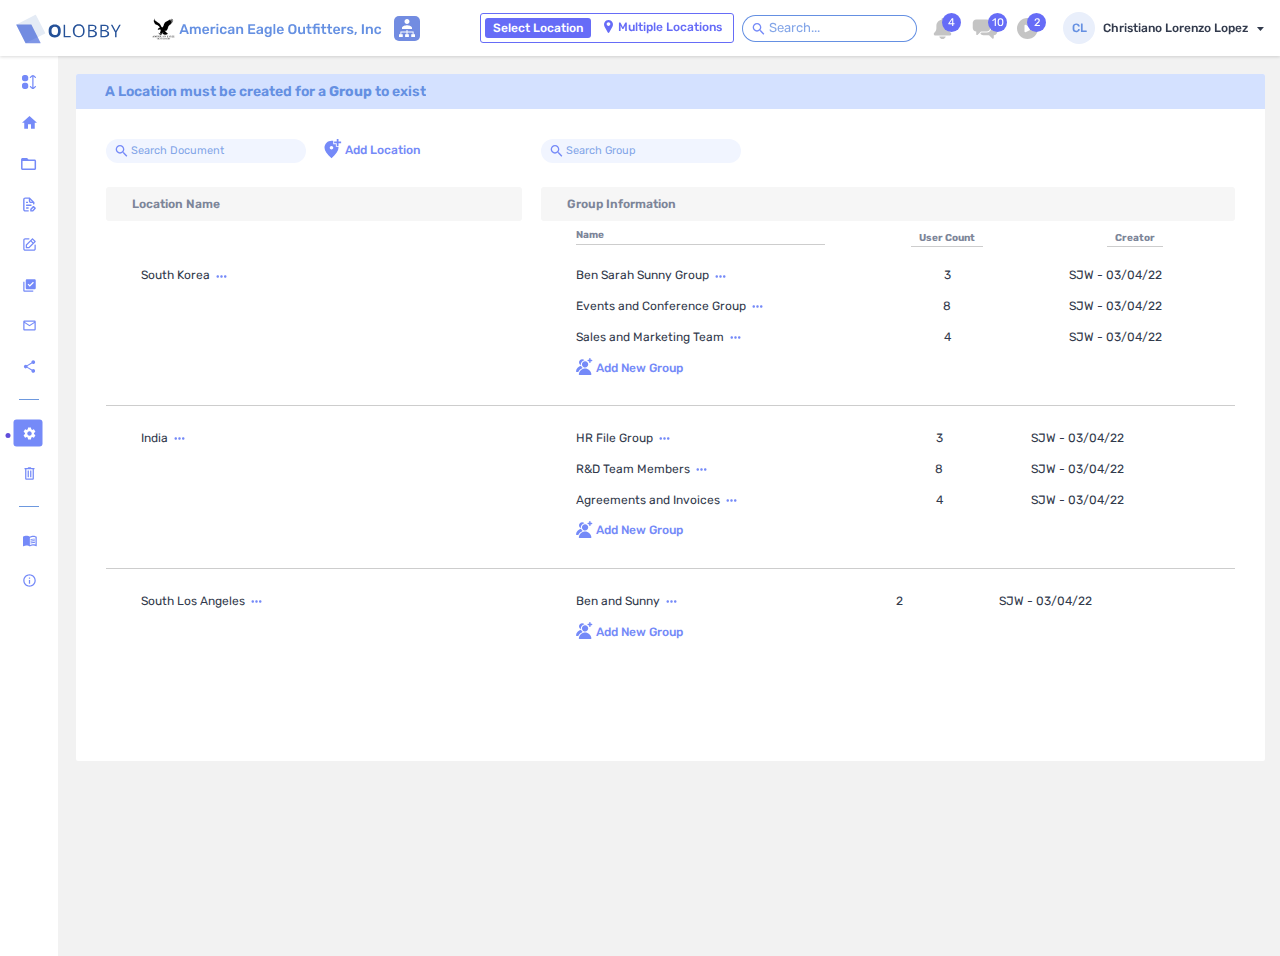
<file: location.html>
<!DOCTYPE html>
<html lang="en">
<head>
    <meta charset="utf-8" />
    <title>OLOBBY Dashboard</title>
    <meta name="viewport" content="width=device-width, initial-scale=1.0, user-scalable=0">
    <meta name="description" content=""/>
    <meta name="keywords" content=""/>
    <meta http-equiv="X-UA-Compatible" content="IE=edge"/>
    <!-- favicon -->
    <link rel="shortcut icon" href="assets/images/favicon.ico">
    <!-- css -->
    <link href="assets/libs/fullcalendar/fullcalendar.min.css" rel="stylesheet" type="text/css" />
    <link rel="stylesheet" type="text/css" href="assets/css/bootstrap.min.css" id="bootstrap-stylesheet"/>
    <link rel="stylesheet" type="text/css" href="assets/css/icons.min.css"/>
    <link rel="stylesheet" type="text/css" href="assets/css/app.css" id="app-stylesheet"/>
</head>

<body class="left-side-menu-sm enlarged">
    <!-- location_modal -->
    <div class="modal fade location_modal" tabindex="-1" role="dialog" aria-labelledby="myCenterModalLabel" aria-hidden="true">
        <div class="modal-dialog modal-sm modal-dialog-centered">
            <div class="modal-content">
                <div class="modal-header">
                    <h5 class="modal-title" id="myCenterModalLabel">Select Location</h5>
                    <button type="button" class="close" data-dismiss="modal" aria-hidden="true">
                        <img src="assets/images/icons/close_light.svg" alt="">
                    </button>
                </div>
                <div class="modal-body">
                    <form>
                        <div class="table-responsive">
                            <table class="table simple_table">
                                <thead>
                                    <tr>
                                        <th></th>
                                        <th>View</th>
                                        <th>Set as default</th>
                                    </tr>
                                </thead>
                                <tbody>
                                    <tr>
                                        <td><a href="#">Select All</a></td>
                                        <td class="text-center">
                                            <div class="checkbox checkbox-primary">
                                                <input id="checkbox2" type="checkbox">
                                                <label for="checkbox2"></label>
                                            </div>
                                        </td>
                                        <td class="text-center">
                                            <div class="checkbox checkbox-primary">
                                                <input id="checkbox3" type="checkbox">
                                                <label for="checkbox3"></label>
                                            </div>
                                        </td>
                                    </tr>
                                    <tr>
                                        <td>Location1</td>
                                        <td class="text-center">
                                            <div class="checkbox checkbox-primary">
                                                <input id="checkbox4" type="checkbox">
                                                <label for="checkbox4"></label>
                                            </div>
                                        </td>
                                        <td class="text-center">
                                            <div class="checkbox checkbox-primary">
                                                <input id="checkbox5" type="checkbox">
                                                <label for="checkbox5"></label>
                                            </div>
                                        </td>
                                    </tr>
                                    <tr>
                                        <td>Location2</td>
                                        <td class="text-center">
                                            <div class="checkbox checkbox-primary">
                                                <input id="checkbox6" type="checkbox">
                                                <label for="checkbox6"></label>
                                            </div>
                                        </td>
                                        <td class="text-center">
                                            <div class="checkbox checkbox-primary">
                                                <input id="checkbox7" type="checkbox">
                                                <label for="checkbox7"></label>
                                            </div>
                                        </td>
                                    </tr>
                                    <tr>
                                        <td>Location3</td>
                                        <td class="text-center">
                                            <div class="checkbox checkbox-primary">
                                                <input id="checkbox8" type="checkbox">
                                                <label for="checkbox8"></label>
                                            </div>
                                        </td>
                                        <td class="text-center">
                                            <div class="checkbox checkbox-primary">
                                                <input id="checkbox9" type="checkbox">
                                                <label for="checkbox9"></label>
                                            </div>
                                        </td>
                                    </tr>
                                </tbody>
                            </table>
                        </div>
                        <div class="btn-group">
                            <button type="button" class="btn btn-primary light_color" data-dismiss="modal" aria-hidden="true">Cancel</button>
                            <button type="button" class="btn btn-primary1">Save</button>
                        </div>
                    </form>
                </div>
            </div>
        </div>
    </div>
    <!-- stage_modal -->
    <div class="modal fade stage_modal" tabindex="-1" role="dialog" aria-labelledby="myCenterModalLabel" aria-hidden="true">
        <div class="modal-dialog modal-md modal-dialog-centered">
            <div class="modal-content">
                <div class="modal-header">
                    <h5 class="modal-title" id="myCenterModalLabel">Organizations</h5>
                    <button type="button" class="close" data-dismiss="modal" aria-hidden="true">
                        <img src="assets/images/icons/close_light.svg" alt="">
                    </button>
                </div>
                <div class="modal-body">
                    <ul class="list-unstyled mb-0 checklist_style">
                        <li>
                            <div class="checkbox checkbox-primary">
                                <input id="favorite_folder" type="checkbox">
                                <label for="favorite_folder">American Eagle Outfitters, Inc</label>
                            </div>
                        </li>
                        <li>
                            <div class="checkbox checkbox-primary">
                                <input id="favorite_folder" type="checkbox">
                                <label for="favorite_folder">ABC Company</label>
                            </div>
                        </li>
                        <li>
                            <div class="checkbox checkbox-primary">
                                <input id="favorite_folder" type="checkbox">
                                <label for="favorite_folder">Olobby India</label>
                            </div>
                        </li>
                        <li>
                            <div class="checkbox checkbox-primary">
                                <input id="favorite_folder" type="checkbox">
                                <label for="favorite_folder">Olobby Korea</label>
                            </div>
                        </li>
                        <li>
                            <div class="checkbox checkbox-primary">
                                <input id="favorite_folder" type="checkbox">
                                <label for="favorite_folder">Tags</label>
                            </div>
                        </li>
                    </ul>
                    <div class="btn-group float-right">
                        <button type="button" class="btn btn-primary light_color" data-dismiss="modal" aria-hidden="true">Cancel</button>
                        <button type="button" class="btn btn-primary" data-dismiss="modal" aria-hidden="true">Save</button>
                    </div>
                </div>
            </div>
        </div>
    </div>
    <!-- addNewLocation_modal -->
    <div class="modal fade addNewLocation_modal" tabindex="-1" role="dialog" aria-labelledby="myCenterModalLabel" aria-hidden="true">
        <div class="modal-dialog modal-md modal-dialog-centered">
            <div class="modal-content">
                <div class="modal-header">
                    <h5 class="modal-title" id="myCenterModalLabel">Add Location</h5>
                    <button type="button" class="close" data-dismiss="modal" aria-hidden="true">
                        <img src="assets/images/icons/close_light.svg" alt="">
                    </button>
                </div>
                <div class="modal-body">
                    <form class="form">
                        <div class="form-group">
                            <div class="searchBox_1 searchBox_bordered">
                                <input type="text" class="form-control" placeholder="Enter Location name here...">
                            </div>
                        </div>
                        <p class="fontSemiBold mb-3">Assigned Users (0)</p>
                        <ul class="list-unstyled d-flex justify-content-between align-items-center mt-1 mb-2">
                            <li class="linkColor">Search Users to assign to this location</li>
                        </ul>
                        <ul class="list-unstyled table_list roundedBox mb-1">
                            <li class="searchBox">
                                <img src="assets/images/icons/search.svg" alt="">
                                <input type="text" class="form-control" placeholder="Search (press ‘Shift’ key to select multiple)">
                                <span data-toggle="tooltip" data-placement="top" title="" data-original-title="Add User"><img src="assets/images/icons/add_user.svg" alt=""></span>
                            </li>
                            <li><img src="assets/images/icons/user_icon.svg" alt=""><span>Ann L (ann@olobby.com)</span></li>
                            <li><img src="assets/images/icons/user_icon.svg" alt=""><span>Andrew Y (andrew@olobby.com)</span></li>
                            <li><img src="assets/images/icons/user_icon.svg" alt=""><span>Anthony W (anthony@olobby.com)</span></li>
                            <li><img src="assets/images/icons/user_icon.svg" alt=""><span>Ariel M (ariel@olobby.com)</span></li>
                            <li><img src="assets/images/icons/user_icon.svg" alt=""><span>Arnold B (arnold@olobby.com)</span></li>
                            <li><img src="assets/images/icons/user_icon.svg" alt=""><span>Ashlee T (ash@olobby.com)</span></li>
                            <li><img src="assets/images/icons/user_icon.svg" alt=""><span>Arnold B (arnold@olobby.com)</span></li>
                            <li><img src="assets/images/icons/user_icon.svg" alt=""><span>Arnold B (arnold@olobby.com)</span></li>
                            <li><img src="assets/images/icons/user_icon.svg" alt=""><span>Arnold B (arnold@olobby.com)</span></li>
                        </ul>
                        <div class="dataTables_paginate mb-3">
                            <ul class="pagination">
                                <li class="page-item"><a href="#" aria-controls="datatable" class="page-link"><img src="assets/images/icons/angle_left.svg" alt=""></a></li>
                                <li class="page-item active"><a href="#" aria-controls="datatable" class="page-link">1</a></li>
                                <li class="page-item"><a href="#" aria-controls="datatable" class="page-link">2</a></li>
                                <li class="page-item"><a href="#" aria-controls="datatable" class="page-link">3</a></li>
                                <li class="page-item"><a href="#" aria-controls="datatable" class="page-link">4</a></li>
                                <li class="page-item"><a href="#" aria-controls="datatable" class="page-link">5</a></li>
                                <li class="page-item"><a href="#" aria-controls="datatable" class="page-link">6</a></li>
                                <li class="page-item"><a href="#" aria-controls="datatable" class="page-link">7</a></li>
                                <li class="page-item"><a href="#" aria-controls="datatable" class="page-link">8</a></li>
                                <li class="page-item"><a href="#" aria-controls="datatable" class="page-link">9</a></li>
                                <li class="page-item"><a href="#" aria-controls="datatable" class="page-link">10</a></li>
                                <li class="page-item"><a href="#" aria-controls="datatable" class="page-link"><img src="assets/images/icons/angle_right.svg" alt=""></a></li>
                            </ul>
                        </div>
                        <ul class="list-unstyled d-flex justify-content-between align-items-center mb-1">
                            <li class="linkColor">Select the type of folders to assign</li>
                        </ul>
                        <div class="table-responsive">
                            <table class="table table_style6 table-borderless mb-0">
                                <thead>
                                    <tr>
                                        <th></th>
                                        <th class="fontRegular" width="25px">Sub</th>
                                    </tr>
                                </thead>
                                <tbody>
                                    <tr>
                                        <td>
                                            <div class="img_set">
                                                <img src="assets/images/icons/user_icon.svg" alt=""><span>Sarah W (You)</span>
                                            </div>
                                        </td>
                                        <td>
                                            <div class="btn-group mt-0 justify-content-center">
                                                <div class="d-inline checkbox checkbox-single checkbox-primary">
                                                    <input id="favorite_folder" type="checkbox" checked="">
                                                    <label for="favorite_folder"></label>
                                                </div>
                                            </div>
                                        </td>
                                    </tr>
                                </tbody>
                            </table>
                        </div>
                        <div class="btn-group">
                            <button type="button" class="btn btn-primary light_color" data-dismiss="modal" aria-hidden="true">Cancel</button>
                            <button type="button" class="btn btn-primary" data-dismiss="modal" aria-hidden="true">Save</button>
                        </div>
                    </form>
                </div>
            </div>
        </div>
    </div>
    <!-- addGroup_modal -->
    <div class="modal fade addGroup_modal" tabindex="-1" role="dialog" aria-labelledby="myCenterModalLabel" aria-hidden="true">
        <div class="modal-dialog modal-md modal-dialog-centered">
            <div class="modal-content">
                <div class="modal-header">
                    <h5 class="modal-title" id="myCenterModalLabel">Add Group</h5>
                    <button type="button" class="close" data-dismiss="modal" aria-hidden="true">
                        <img src="assets/images/icons/close_light.svg" alt="">
                    </button>
                </div>
                <div class="modal-body">
                    <form class="form">
                        <div class="form-group">
                            <div class="searchBox_1 searchBox_bordered">
                                <input type="text" class="form-control" placeholder="Enter group name here...">
                            </div>
                        </div>
                        <div class="table-responsive overflow-x-unset">
                            <table class="table table_style5 table-borderless">
                                <tbody>
                                    <tr>
                                        <th>Location</th>
                                        <td align="right">
                                            <div class="dropdown">
                                                <a href="#" class="inline_link dark dropdown-toggle" data-toggle="dropdown" href="#" role="button" aria-haspopup="false" aria-expanded="false">
                                                    South Korea <img src="assets/images/icons/arrow_down.svg" alt="">
                                                </a>
                                                <div class="dropdown-menu dropdown-menu-right menuStyle_1">
                                                    <ul class="dropdown-item list-unstyled">
                                                        <li><a href="#">South Korea</a></li>
                                                        <li><a href="#">India</a></li>
                                                        <li><a href="#">South Los Angeles</a></li>
                                                    </ul>
                                                </div>
                                            </div>
                                        </td>
                                    </tr>
                                    <tr>
                                        <th>Groupmates (1)</th>
                                        <td align="right"></td>
                                    </tr>
                                </tbody>
                            </table>
                        </div>
                        <ul class="list-unstyled d-flex justify-content-between align-items-center mt-1 mb-2">
                            <li class="linkColor">Search Users to add as groupmates</li>
                        </ul>
                        <ul class="list-unstyled table_list roundedBox mb-1">
                            <li class="searchBox">
                                <img src="assets/images/icons/search.svg" alt="">
                                <input type="text" class="form-control" placeholder="Search (press ‘Shift’ key to select multiple)">
                                <span data-toggle="tooltip" data-placement="top" title="" data-original-title="Add User"><img src="assets/images/icons/add_user.svg" alt=""></span>
                            </li>
                            <li><img src="assets/images/icons/user_icon.svg" alt=""><span>Ann L (ann@olobby.com)</span></li>
                            <li data-dismiss="modal" data-toggle="modal" data-target=".addGroup1_modal"><img src="assets/images/icons/user_icon.svg" alt=""><span>Andrew Y (andrew@olobby.com)</span></li>
                            <li><img src="assets/images/icons/user_icon.svg" alt=""><span>Anthony W (anthony@olobby.com)</span></li>
                            <li><img src="assets/images/icons/user_icon.svg" alt=""><span>Ariel M (ariel@olobby.com)</span></li>
                            <li><img src="assets/images/icons/user_icon.svg" alt=""><span>Arnold B (arnold@olobby.com)</span></li>
                            <li><img src="assets/images/icons/user_icon.svg" alt=""><span>Ashlee T (ash@olobby.com)</span></li>
                            <li><img src="assets/images/icons/user_icon.svg" alt=""><span>Arnold B (arnold@olobby.com)</span></li>
                            <li><img src="assets/images/icons/user_icon.svg" alt=""><span>Arnold B (arnold@olobby.com)</span></li>
                            <li><img src="assets/images/icons/user_icon.svg" alt=""><span>Arnold B (arnold@olobby.com)</span></li>
                        </ul>
                        <div class="dataTables_paginate mb-3">
                            <ul class="pagination">
                                <li class="page-item"><a href="#" aria-controls="datatable" class="page-link"><img src="assets/images/icons/angle_left.svg" alt=""></a></li>
                                <li class="page-item active"><a href="#" aria-controls="datatable" class="page-link">1</a></li>
                                <li class="page-item"><a href="#" aria-controls="datatable" class="page-link">2</a></li>
                                <li class="page-item"><a href="#" aria-controls="datatable" class="page-link">3</a></li>
                                <li class="page-item"><a href="#" aria-controls="datatable" class="page-link">4</a></li>
                                <li class="page-item"><a href="#" aria-controls="datatable" class="page-link">5</a></li>
                                <li class="page-item"><a href="#" aria-controls="datatable" class="page-link">6</a></li>
                                <li class="page-item"><a href="#" aria-controls="datatable" class="page-link">7</a></li>
                                <li class="page-item"><a href="#" aria-controls="datatable" class="page-link">8</a></li>
                                <li class="page-item"><a href="#" aria-controls="datatable" class="page-link">9</a></li>
                                <li class="page-item"><a href="#" aria-controls="datatable" class="page-link">10</a></li>
                                <li class="page-item"><a href="#" aria-controls="datatable" class="page-link"><img src="assets/images/icons/angle_right.svg" alt=""></a></li>
                            </ul>
                        </div>
                        <ul class="list-unstyled d-flex justify-content-between align-items-center mb-1">
                            <li class="linkColor">Select the type of folders to assign</li>
                        </ul>
                        <div class="table-responsive">
                            <table class="table table_style6 table-borderless mb-0">
                                <thead>
                                    <tr>
                                        <th></th>
                                        <th class="fontRegular" width="25px">Sub</th>
                                    </tr>
                                </thead>
                                <tbody>
                                    <tr>
                                        <td>
                                            <div class="img_set">
                                                <img src="assets/images/icons/user_icon.svg" alt=""><span>Sarah W (You)</span>
                                            </div>
                                        </td>
                                        <td>
                                            <div class="btn-group mt-0 justify-content-center">
                                                <div class="d-inline checkbox checkbox-single checkbox-primary">
                                                    <input id="favorite_folder" type="checkbox" checked="">
                                                    <label for="favorite_folder"></label>
                                                </div>
                                            </div>
                                        </td>
                                    </tr>
                                </tbody>
                            </table>
                        </div>
                        <div class="btn-group">
                            <button type="button" class="btn btn-primary light_color" data-dismiss="modal" aria-hidden="true">Cancel</button>
                            <button type="button" class="btn btn-primary" data-dismiss="modal" aria-hidden="true">Save</button>
                        </div>
                    </form>
                </div>
            </div>
        </div>
    </div>
    <!-- addGroup1_modal -->
    <div class="modal fade addGroup1_modal" tabindex="-1" role="dialog" aria-labelledby="myCenterModalLabel" aria-hidden="true">
        <div class="modal-dialog modal-md modal-dialog-centered">
            <div class="modal-content">
                <div class="modal-header">
                    <h5 class="modal-title" id="myCenterModalLabel">Add Group</h5>
                    <button type="button" class="close" data-dismiss="modal" aria-hidden="true">
                        <img src="assets/images/icons/close_light.svg" alt="">
                    </button>
                </div>
                <div class="modal-body">
                    <form class="form">
                        <div class="form-group">
                            <div class="searchBox_1 searchBox_bordered">
                                <input type="text" class="form-control" placeholder="Enter group name here...">
                            </div>
                        </div>
                        <div class="table-responsive overflow-x-unset">
                            <table class="table table_style5 table-borderless">
                                <tbody>
                                    <tr>
                                        <th>Location</th>
                                        <td align="right">
                                            <div class="dropdown">
                                                <a href="#" class="inline_link dark dropdown-toggle" data-toggle="dropdown" href="#" role="button" aria-haspopup="false" aria-expanded="false">
                                                    South Korea <img src="assets/images/icons/arrow_down.svg" alt="">
                                                </a>
                                                <div class="dropdown-menu dropdown-menu-right menuStyle_1">
                                                    <ul class="dropdown-item list-unstyled">
                                                        <li><a href="#">South Korea</a></li>
                                                        <li><a href="#">India</a></li>
                                                        <li><a href="#">South Los Angeles</a></li>
                                                    </ul>
                                                </div>
                                            </div>
                                        </td>
                                    </tr>
                                    <tr>
                                        <th>Groupmates (3)</th>
                                        <td align="right"></td>
                                    </tr>
                                </tbody>
                            </table>
                        </div>
                        <ul class="list-unstyled d-flex justify-content-between align-items-center mt-1 mb-2">
                            <li class="linkColor">Search Users to add as groupmates</li>
                        </ul>
                       <ul class="list-unstyled table_list roundedBox mb-1 searchList">
                            <li class="searchBox">
                                <img src="assets/images/icons/search.svg" alt="">
                                <input type="text" class="form-control" placeholder="Search (press ‘Shift’ key to select multiple)" data-dismiss="modal" data-toggle="modal" data-target=".addGroup2_modal">
                                <span data-toggle="tooltip" data-placement="top" title="" data-original-title="Add User"><img src="assets/images/icons/add_user.svg" alt=""></span>
                            </li>
                            <li><img src="assets/images/icons/user_icon.svg" alt=""><span>Ann L (ann@olobby.com)</span></li>
                            <li class="selected"><img src="assets/images/icons/user_icon.svg" alt=""><span>Andrew Y (andrew@olobby.com)</span></li>
                            <li><img src="assets/images/icons/user_icon.svg" alt=""><span>Anthony W (anthony@olobby.com)</span></li>
                            <li><img src="assets/images/icons/user_icon.svg" alt=""><span>Ariel M (ariel@olobby.com)</span></li>
                            <li><img src="assets/images/icons/user_icon.svg" alt=""><span>Arnold B (arnold@olobby.com)</span></li>
                            <li><img src="assets/images/icons/user_icon.svg" alt=""><span>Ashlee T (ash@olobby.com)</span></li>
                            <li><img src="assets/images/icons/user_icon.svg" alt=""><span>Arnold B (arnold@olobby.com)</span></li>
                            <li><img src="assets/images/icons/user_icon.svg" alt=""><span>Arnold B (arnold@olobby.com)</span></li>
                            <li><img src="assets/images/icons/user_icon.svg" alt=""><span>Arnold B (arnold@olobby.com)</span></li>
                        </ul>
                        <div class="dataTables_paginate mb-3">
                            <ul class="pagination">
                                <li class="page-item"><a href="#" aria-controls="datatable" class="page-link"><img src="assets/images/icons/angle_left.svg" alt=""></a></li>
                                <li class="page-item active"><a href="#" aria-controls="datatable" class="page-link">1</a></li>
                                <li class="page-item"><a href="#" aria-controls="datatable" class="page-link">2</a></li>
                                <li class="page-item"><a href="#" aria-controls="datatable" class="page-link">3</a></li>
                                <li class="page-item"><a href="#" aria-controls="datatable" class="page-link">4</a></li>
                                <li class="page-item"><a href="#" aria-controls="datatable" class="page-link">5</a></li>
                                <li class="page-item"><a href="#" aria-controls="datatable" class="page-link">6</a></li>
                                <li class="page-item"><a href="#" aria-controls="datatable" class="page-link">7</a></li>
                                <li class="page-item"><a href="#" aria-controls="datatable" class="page-link">8</a></li>
                                <li class="page-item"><a href="#" aria-controls="datatable" class="page-link">9</a></li>
                                <li class="page-item"><a href="#" aria-controls="datatable" class="page-link">10</a></li>
                                <li class="page-item"><a href="#" aria-controls="datatable" class="page-link"><img src="assets/images/icons/angle_right.svg" alt=""></a></li>
                            </ul>
                        </div>
                        <ul class="list-unstyled d-flex justify-content-between align-items-center mb-1">
                            <li class="linkColor">Select the type of folders to assign</li>
                        </ul>
                        <div class="table-responsive">
                            <table class="table table_style6 table-borderless mb-0">
                                <thead>
                                    <tr>
                                        <th></th>
                                        <th class="fontRegular" width="25px">All</th>
                                        <th class="fontRegular" width="25px">Main</th>
                                        <th class="fontRegular" width="25px">Sub</th>
                                    </tr>
                                </thead>
                                <tbody>
                                    <tr>
                                        <td>
                                            <div class="img_set">
                                                <img src="assets/images/icons/user_icon.svg" alt=""><span>Sarah W (You)</span>
                                            </div>
                                        </td>
                                        <td>
                                            <div class="btn-group mt-0 justify-content-center">
                                                <div class="d-inline checkbox checkbox-single checkbox-primary">
                                                    <input id="favorite_folder" type="checkbox" checked="">
                                                    <label for="favorite_folder"></label>
                                                </div>
                                            </div>
                                        </td>
                                        <td>
                                            <div class="btn-group mt-0 justify-content-center">
                                                <div class="d-inline checkbox checkbox-single checkbox-primary">
                                                    <input id="favorite_folder" type="checkbox" checked="">
                                                    <label for="favorite_folder"></label>
                                                </div>
                                            </div>
                                        </td>
                                        <td>
                                            <div class="btn-group mt-0 justify-content-center">
                                                <div class="d-inline checkbox checkbox-single checkbox-primary">
                                                    <input id="favorite_folder" type="checkbox" checked="">
                                                    <label for="favorite_folder"></label>
                                                </div>
                                            </div>
                                        </td>
                                    </tr>
                                    <tr>
                                        <td>
                                            <div class="img_set">
                                                <img src="assets/images/icons/user_icon.svg" alt=""><span>Ben C (bjc@olobby.com)</span>
                                                <a href="#" class="d-inline btn pl-0"><img src="assets/images/icons/close.svg" class="" alt=""></a>
                                            </div>
                                        </td>
                                        <td>
                                            <div class="btn-group mt-0 justify-content-center">
                                                <div class="d-inline checkbox checkbox-single checkbox-primary">
                                                    <input id="favorite_folder" type="checkbox" checked="">
                                                    <label for="favorite_folder"></label>
                                                </div>
                                            </div>
                                        </td>
                                        <td>
                                            <div class="btn-group mt-0 justify-content-center">
                                                <div class="d-inline checkbox checkbox-single checkbox-primary">
                                                    <input id="favorite_folder" type="checkbox" checked="">
                                                    <label for="favorite_folder"></label>
                                                </div>
                                            </div>
                                        </td>
                                        <td>
                                            <div class="btn-group mt-0 justify-content-center">
                                                <div class="d-inline checkbox checkbox-single checkbox-primary">
                                                    <input id="favorite_folder" type="checkbox" checked="">
                                                    <label for="favorite_folder"></label>
                                                </div>
                                            </div>
                                        </td>
                                    </tr>
                                    <tr>
                                        <td>
                                            <div class="img_set">
                                                <img src="assets/images/icons/user_icon.svg" alt=""><span>Andrew Y (andrew@olobby.com)</span>
                                                <a href="#" class="d-inline btn pl-0"><img src="assets/images/icons/close.svg" class="" alt=""></a>
                                            </div>
                                        </td>
                                        <td>
                                            <div class="btn-group mt-0 justify-content-center">
                                                <div class="d-inline checkbox checkbox-single checkbox-primary">
                                                    <input id="favorite_folder" type="checkbox">
                                                    <label for="favorite_folder"></label>
                                                </div>
                                            </div>
                                        </td>
                                        <td>
                                            <div class="btn-group mt-0 justify-content-center">
                                                <div class="d-inline checkbox checkbox-single checkbox-primary">
                                                    <input id="favorite_folder" type="checkbox">
                                                    <label for="favorite_folder"></label>
                                                </div>
                                            </div>
                                        </td>
                                        <td>
                                            <div class="btn-group mt-0 justify-content-center">
                                                <div class="d-inline checkbox checkbox-single checkbox-primary">
                                                    <input id="favorite_folder" type="checkbox" checked="">
                                                    <label for="favorite_folder"></label>
                                                </div>
                                            </div>
                                        </td>
                                    </tr>
                                </tbody>
                            </table>
                        </div>
                        <div class="btn-group">
                            <button type="button" class="btn btn-primary light_color" data-dismiss="modal" aria-hidden="true">Cancel</button>
                            <button type="button" class="btn btn-primary" data-dismiss="modal" aria-hidden="true">Save</button>
                        </div>
                    </form>
                </div>
            </div>
        </div>
    </div>
    <!-- addGroup2_modal -->
    <div class="modal fade addGroup2_modal" tabindex="-1" role="dialog" aria-labelledby="myCenterModalLabel" aria-hidden="true">
        <div class="modal-dialog modal-md modal-dialog-centered">
            <div class="modal-content">
                <div class="modal-header">
                    <h5 class="modal-title" id="myCenterModalLabel">Add Group</h5>
                    <button type="button" class="close" data-dismiss="modal" aria-hidden="true">
                        <img src="assets/images/icons/close_light.svg" alt="">
                    </button>
                </div>
                <div class="modal-body">
                    <form class="form">
                        <div class="form-group">
                            <div class="searchBox_1 searchBox_bordered">
                                <input type="text" class="form-control" placeholder="Enter group name here...">
                            </div>
                        </div>
                        <div class="table-responsive overflow-x-unset">
                            <table class="table table_style5 table-borderless">
                                <tbody>
                                    <tr>
                                        <th>Location</th>
                                        <td align="right">
                                            <div class="dropdown">
                                                <a href="#" class="inline_link dark dropdown-toggle" data-toggle="dropdown" href="#" role="button" aria-haspopup="false" aria-expanded="false">
                                                    South Korea <img src="assets/images/icons/arrow_down.svg" alt="">
                                                </a>
                                                <div class="dropdown-menu dropdown-menu-right menuStyle_1">
                                                    <ul class="dropdown-item list-unstyled">
                                                        <li><a href="#">South Korea</a></li>
                                                        <li><a href="#">India</a></li>
                                                        <li><a href="#">South Los Angeles</a></li>
                                                    </ul>
                                                </div>
                                            </div>
                                        </td>
                                    </tr>
                                    <tr>
                                        <th>Groupmates (3)</th>
                                        <td align="right"></td>
                                    </tr>
                                </tbody>
                            </table>
                        </div>
                        <ul class="list-unstyled d-flex justify-content-between align-items-center mt-1 mb-2">
                            <li class="linkColor">Search Users to add as groupmates</li>
                        </ul>
                        <ul class="list-unstyled table_list roundedBox mb-1">
                            <li class="searchBox">
                                <img src="assets/images/icons/search.svg" alt="">
                                <input type="text" class="form-control" placeholder="Search (press ‘Shift’ key to select multiple)" data-dismiss="modal" data-toggle="modal" data-target=".addGroup3_modal">
                                <span data-toggle="tooltip" data-placement="top" title="" data-original-title="Add User"><img src="assets/images/icons/add_user.svg" alt=""></span>
                            </li>
                            <li class="highlight"><img src="assets/images/icons/user_icon.svg" alt=""><span>Sage P (sage@olobbby.com)</span></li>
                            <li><img src="assets/images/icons/user_icon.svg" alt=""><span>Sam K (sam@olobby.com)</span></li>
                            <li class="highlight"><img src="assets/images/icons/user_icon.svg" alt=""><span>Sammy L (sammy@olobby.com)</span></li>
                            <li><img src="assets/images/icons/user_icon.svg" alt=""><span>SJ W (sjw@olobby.com</span></li>
                            <li><img src="assets/images/icons/user_icon.svg" alt=""><span>Steve C (steve@olobby.com)</span></li>
                        </ul>
                        <div class="dataTables_paginate mb-3">
                            <ul class="pagination">
                                <li class="page-item"><a href="#" aria-controls="datatable" class="page-link"><img src="assets/images/icons/angle_left.svg" alt=""></a></li>
                                <li class="page-item active"><a href="#" aria-controls="datatable" class="page-link">1</a></li>
                                <li class="page-item"><a href="#" aria-controls="datatable" class="page-link"><img src="assets/images/icons/angle_right.svg" alt=""></a></li>
                            </ul>
                        </div>
                        <ul class="list-unstyled d-flex justify-content-between align-items-center mb-1">
                            <li class="linkColor">Select the type of folders to assign</li>
                        </ul>
                        <div class="table-responsive">
                            <table class="table table_style6 table-borderless mb-0">
                                <thead>
                                    <tr>
                                        <th></th>
                                        <th class="fontRegular" width="25px">All</th>
                                        <th class="fontRegular" width="25px">Main</th>
                                        <th class="fontRegular" width="25px">Sub</th>
                                    </tr>
                                </thead>
                                <tbody>
                                    <tr>
                                        <td>
                                            <div class="img_set">
                                                <img src="assets/images/icons/user_icon.svg" alt=""><span>Sarah W (You)</span>
                                            </div>
                                        </td>
                                        <td>
                                            <div class="btn-group mt-0 justify-content-center">
                                                <div class="d-inline checkbox checkbox-single checkbox-primary">
                                                    <input id="favorite_folder" type="checkbox" checked="">
                                                    <label for="favorite_folder"></label>
                                                </div>
                                            </div>
                                        </td>
                                        <td>
                                            <div class="btn-group mt-0 justify-content-center">
                                                <div class="d-inline checkbox checkbox-single checkbox-primary">
                                                    <input id="favorite_folder" type="checkbox" checked="">
                                                    <label for="favorite_folder"></label>
                                                </div>
                                            </div>
                                        </td>
                                        <td>
                                            <div class="btn-group mt-0 justify-content-center">
                                                <div class="d-inline checkbox checkbox-single checkbox-primary">
                                                    <input id="favorite_folder" type="checkbox" checked="">
                                                    <label for="favorite_folder"></label>
                                                </div>
                                            </div>
                                        </td>
                                    </tr>
                                    <tr>
                                        <td>
                                            <div class="img_set">
                                                <img src="assets/images/icons/user_icon.svg" alt=""><span>Ben C (bjc@olobby.com)</span>
                                                <a href="#" class="d-inline btn pl-0"><img src="assets/images/icons/close.svg" class="" alt=""></a>
                                            </div>
                                        </td>
                                        <td>
                                            <div class="btn-group mt-0 justify-content-center">
                                                <div class="d-inline checkbox checkbox-single checkbox-primary">
                                                    <input id="favorite_folder" type="checkbox" checked="">
                                                    <label for="favorite_folder"></label>
                                                </div>
                                            </div>
                                        </td>
                                        <td>
                                            <div class="btn-group mt-0 justify-content-center">
                                                <div class="d-inline checkbox checkbox-single checkbox-primary">
                                                    <input id="favorite_folder" type="checkbox" checked="">
                                                    <label for="favorite_folder"></label>
                                                </div>
                                            </div>
                                        </td>
                                        <td>
                                            <div class="btn-group mt-0 justify-content-center">
                                                <div class="d-inline checkbox checkbox-single checkbox-primary">
                                                    <input id="favorite_folder" type="checkbox" checked="">
                                                    <label for="favorite_folder"></label>
                                                </div>
                                            </div>
                                        </td>
                                    </tr>
                                    <tr>
                                        <td>
                                            <div class="img_set">
                                                <img src="assets/images/icons/user_icon.svg" alt=""><span>Andrew Y (andrew@olobby.com)</span>
                                                <a href="#" class="d-inline btn pl-0"><img src="assets/images/icons/close.svg" class="" alt=""></a>
                                            </div>
                                        </td>
                                        <td>
                                            <div class="btn-group mt-0 justify-content-center">
                                                <div class="d-inline checkbox checkbox-single checkbox-primary">
                                                    <input id="favorite_folder" type="checkbox">
                                                    <label for="favorite_folder"></label>
                                                </div>
                                            </div>
                                        </td>
                                        <td>
                                            <div class="btn-group mt-0 justify-content-center">
                                                <div class="d-inline checkbox checkbox-single checkbox-primary">
                                                    <input id="favorite_folder" type="checkbox">
                                                    <label for="favorite_folder"></label>
                                                </div>
                                            </div>
                                        </td>
                                        <td>
                                            <div class="btn-group mt-0 justify-content-center">
                                                <div class="d-inline checkbox checkbox-single checkbox-primary">
                                                    <input id="favorite_folder" type="checkbox" checked="">
                                                    <label for="favorite_folder"></label>
                                                </div>
                                            </div>
                                        </td>
                                    </tr>
                                </tbody>
                            </table>
                        </div>
                        <div class="btn-group">
                            <button type="button" class="btn btn-primary light_color" data-dismiss="modal" aria-hidden="true">Cancel</button>
                            <button type="button" class="btn btn-primary" data-dismiss="modal" aria-hidden="true">Save</button>
                        </div>
                    </form>
                </div>
            </div>
        </div>
    </div>
    <!-- addGroup3_modal -->
    <div class="modal fade addGroup3_modal" tabindex="-1" role="dialog" aria-labelledby="myCenterModalLabel" aria-hidden="true">
        <div class="modal-dialog modal-md modal-dialog-centered">
            <div class="modal-content">
                <div class="modal-header">
                    <h5 class="modal-title" id="myCenterModalLabel">Add Group</h5>
                    <button type="button" class="close" data-dismiss="modal" aria-hidden="true">
                        <img src="assets/images/icons/close_light.svg" alt="">
                    </button>
                </div>
                <div class="modal-body">
                    <form class="form">
                        <div class="form-group">
                            <div class="searchBox_1 searchBox_bordered">
                                <input type="text" class="form-control" placeholder="Enter group name here...">
                            </div>
                        </div>
                        <div class="table-responsive overflow-x-unset">
                            <table class="table table_style5 table-borderless">
                                <tbody>
                                    <tr>
                                        <th>Location</th>
                                        <td align="right">
                                            <div class="dropdown">
                                                <a href="#" class="inline_link dark dropdown-toggle" data-toggle="dropdown" href="#" role="button" aria-haspopup="false" aria-expanded="false">
                                                    South Korea <img src="assets/images/icons/arrow_down.svg" alt="">
                                                </a>
                                                <div class="dropdown-menu dropdown-menu-right menuStyle_1">
                                                    <ul class="dropdown-item list-unstyled">
                                                        <li><a href="#">South Korea</a></li>
                                                        <li><a href="#">India</a></li>
                                                        <li><a href="#">South Los Angeles</a></li>
                                                    </ul>
                                                </div>
                                            </div>
                                        </td>
                                    </tr>
                                    <tr>
                                        <th>Groupmates (3)</th>
                                        <td align="right"></td>
                                    </tr>
                                </tbody>
                            </table>
                        </div>
                        <ul class="list-unstyled d-flex justify-content-between align-items-center mt-1 mb-2">
                            <li class="linkColor">Search Users to add as groupmates</li>
                        </ul>
                        <ul class="list-unstyled table_list roundedBox mb-1">
                            <li class="searchBox">
                                <img src="assets/images/icons/search.svg" alt="">
                                <input type="text" class="form-control" placeholder="Search (press ‘Shift’ key to select multiple)">
                                <span data-toggle="tooltip" data-placement="top" title="" data-original-title="Add User"><img src="assets/images/icons/add_user.svg" alt=""></span>
                            </li>
                            <li class="selected"><img src="assets/images/icons/user_icon.svg" alt=""><span>Sage P (sage@olobbby.com)</span></li>
                            <li><img src="assets/images/icons/user_icon.svg" alt=""><span>Sam K (sam@olobby.com)</span></li>
                            <li class="selected"><img src="assets/images/icons/user_icon.svg" alt=""><span>Sammy L (sammy@olobby.com)</span></li>
                            <li><img src="assets/images/icons/user_icon.svg" alt=""><span>SJ W (sjw@olobby.com</span></li>
                            <li><img src="assets/images/icons/user_icon.svg" alt=""><span>Steve C (steve@olobby.com)</span></li>
                        </ul>
                        <div class="dataTables_paginate mb-3">
                            <ul class="pagination">
                                <li class="page-item"><a href="#" aria-controls="datatable" class="page-link"><img src="assets/images/icons/angle_left.svg" alt=""></a></li>
                                <li class="page-item active"><a href="#" aria-controls="datatable" class="page-link">1</a></li>
                                <li class="page-item"><a href="#" aria-controls="datatable" class="page-link"><img src="assets/images/icons/angle_right.svg" alt=""></a></li>
                            </ul>
                        </div>
                        <ul class="list-unstyled d-flex justify-content-between align-items-center mb-1">
                            <li class="linkColor">Select the type of folders to assign</li>
                        </ul>
                        <div class="table-responsive">
                            <table class="table table_style6 table-borderless mb-0">
                                <thead>
                                    <tr>
                                        <th></th>
                                        <th class="fontRegular" width="25px">All</th>
                                        <th class="fontRegular" width="25px">Main</th>
                                        <th class="fontRegular" width="25px">Sub</th>
                                    </tr>
                                </thead>
                                <tbody>
                                    <tr>
                                        <td>
                                            <div class="img_set">
                                                <img src="assets/images/icons/user_icon.svg" alt=""><span>Sarah W (You)</span>
                                                <a href="#" class="d-inline btn pl-0"><img src="assets/images/icons/close.svg" class="" alt=""></a>
                                            </div>
                                        </td>
                                        <td>
                                            <div class="btn-group mt-0 justify-content-center">
                                                <div class="d-inline checkbox checkbox-single checkbox-primary">
                                                    <input id="favorite_folder" type="checkbox" checked="">
                                                    <label for="favorite_folder"></label>
                                                </div>
                                            </div>
                                        </td>
                                        <td>
                                            <div class="btn-group mt-0 justify-content-center">
                                                <div class="d-inline checkbox checkbox-single checkbox-primary">
                                                    <input id="favorite_folder" type="checkbox" checked="">
                                                    <label for="favorite_folder"></label>
                                                </div>
                                            </div>
                                        </td>
                                        <td>
                                            <div class="btn-group mt-0 justify-content-center">
                                                <div class="d-inline checkbox checkbox-single checkbox-primary">
                                                    <input id="favorite_folder" type="checkbox" checked="">
                                                    <label for="favorite_folder"></label>
                                                </div>
                                            </div>
                                        </td>
                                    </tr>
                                    <tr>
                                        <td>
                                            <div class="img_set">
                                                <img src="assets/images/icons/user_icon.svg" alt=""><span>Ben C (bjc@olobby.com)</span>
                                                <a href="#" class="d-inline btn pl-0"><img src="assets/images/icons/close.svg" class="" alt=""></a>
                                            </div>
                                        </td>
                                        <td>
                                            <div class="btn-group mt-0 justify-content-center">
                                                <div class="d-inline checkbox checkbox-single checkbox-primary">
                                                    <input id="favorite_folder" type="checkbox" checked="">
                                                    <label for="favorite_folder"></label>
                                                </div>
                                            </div>
                                        </td>
                                        <td>
                                            <div class="btn-group mt-0 justify-content-center">
                                                <div class="d-inline checkbox checkbox-single checkbox-primary">
                                                    <input id="favorite_folder" type="checkbox" checked="">
                                                    <label for="favorite_folder"></label>
                                                </div>
                                            </div>
                                        </td>
                                        <td>
                                            <div class="btn-group mt-0 justify-content-center">
                                                <div class="d-inline checkbox checkbox-single checkbox-primary">
                                                    <input id="favorite_folder" type="checkbox" checked="">
                                                    <label for="favorite_folder"></label>
                                                </div>
                                            </div>
                                        </td>
                                    </tr>
                                    <tr>
                                        <td>
                                            <div class="img_set">
                                                <img src="assets/images/icons/user_icon.svg" alt=""><span>Andrew Y (andrew@olobby.com)</span>
                                                <a href="#" class="d-inline btn pl-0"><img src="assets/images/icons/close.svg" class="" alt=""></a>
                                            </div>
                                        </td>
                                        <td>
                                            <div class="btn-group mt-0 justify-content-center">
                                                <div class="d-inline checkbox checkbox-single checkbox-primary">
                                                    <input id="favorite_folder" type="checkbox">
                                                    <label for="favorite_folder"></label>
                                                </div>
                                            </div>
                                        </td>
                                        <td>
                                            <div class="btn-group mt-0 justify-content-center">
                                                <div class="d-inline checkbox checkbox-single checkbox-primary">
                                                    <input id="favorite_folder" type="checkbox">
                                                    <label for="favorite_folder"></label>
                                                </div>
                                            </div>
                                        </td>
                                        <td>
                                            <div class="btn-group mt-0 justify-content-center">
                                                <div class="d-inline checkbox checkbox-single checkbox-primary">
                                                    <input id="favorite_folder" type="checkbox" checked="">
                                                    <label for="favorite_folder"></label>
                                                </div>
                                            </div>
                                        </td>
                                    </tr>
                                    <tr>
                                        <td>
                                            <div class="img_set">
                                                <img src="assets/images/icons/user_icon.svg" alt=""><span>Sage P (sage@olobby.com)</span>
                                                <a href="#" class="d-inline btn pl-0"><img src="assets/images/icons/close.svg" class="" alt=""></a>
                                            </div>
                                        </td>
                                        <td>
                                            <div class="btn-group mt-0 justify-content-center">
                                                <div class="d-inline checkbox checkbox-single checkbox-primary">
                                                    <input id="favorite_folder" type="checkbox" checked="">
                                                    <label for="favorite_folder"></label>
                                                </div>
                                            </div>
                                        </td>
                                        <td>
                                            <div class="btn-group mt-0 justify-content-center">
                                                <div class="d-inline checkbox checkbox-single checkbox-primary">
                                                    <input id="favorite_folder" type="checkbox" checked="">
                                                    <label for="favorite_folder"></label>
                                                </div>
                                            </div>
                                        </td>
                                        <td>
                                            <div class="btn-group mt-0 justify-content-center">
                                                <div class="d-inline checkbox checkbox-single checkbox-primary">
                                                    <input id="favorite_folder" type="checkbox" checked="">
                                                    <label for="favorite_folder"></label>
                                                </div>
                                            </div>
                                        </td>
                                    </tr>
                                    <tr>
                                        <td>
                                            <div class="img_set">
                                                <img src="assets/images/icons/user_icon.svg" alt=""><span>Sammy L (sammy@olobby.com)</span>
                                                <a href="#" class="d-inline btn pl-0"><img src="assets/images/icons/close.svg" class="" alt=""></a>
                                            </div>
                                        </td>
                                        <td>
                                            <div class="btn-group mt-0 justify-content-center">
                                                <div class="d-inline checkbox checkbox-single checkbox-primary">
                                                    <input id="favorite_folder" type="checkbox" checked="">
                                                    <label for="favorite_folder"></label>
                                                </div>
                                            </div>
                                        </td>
                                        <td>
                                            <div class="btn-group mt-0 justify-content-center">
                                                <div class="d-inline checkbox checkbox-single checkbox-primary">
                                                    <input id="favorite_folder" type="checkbox" checked="">
                                                    <label for="favorite_folder"></label>
                                                </div>
                                            </div>
                                        </td>
                                        <td>
                                            <div class="btn-group mt-0 justify-content-center">
                                                <div class="d-inline checkbox checkbox-single checkbox-primary">
                                                    <input id="favorite_folder" type="checkbox" checked="">
                                                    <label for="favorite_folder"></label>
                                                </div>
                                            </div>
                                        </td>
                                    </tr>
                                </tbody>
                            </table>
                        </div>
                        <div class="btn-group">
                            <button type="button" class="btn btn-primary light_color" data-dismiss="modal" aria-hidden="true">Cancel</button>
                            <button type="button" class="btn btn-primary" data-dismiss="modal" aria-hidden="true">Save</button>
                        </div>
                    </form>
                </div>
            </div>
        </div>
    </div>
    <!-- editGroup1_modal -->
    <div class="modal fade editGroup1_modal" tabindex="-1" role="dialog" aria-labelledby="myCenterModalLabel" aria-hidden="true">
        <div class="modal-dialog modal-md modal-dialog-centered">
            <div class="modal-content">
                <div class="modal-header">
                    <h5 class="modal-title" id="myCenterModalLabel">Edit Group</h5>
                    <button type="button" class="close" data-dismiss="modal" aria-hidden="true">
                        <img src="assets/images/icons/close_light.svg" alt="">
                    </button>
                </div>
                <div class="modal-body">
                    <form class="form">
                        <div class="form-group">
                            <div class="searchBox_1 searchBox_bordered">
                                <input type="text" class="form-control" placeholder="Enter group name here..." value="Events and Conference Group">
                            </div>
                        </div>
                        <div class="table-responsive overflow-x-unset">
                            <table class="table table_style5 table-borderless">
                                <tbody>
                                    <tr>
                                        <th>Location</th>
                                        <td align="right">
                                            <div class="dropdown">
                                                <a href="#" class="inline_link dark dropdown-toggle" data-toggle="dropdown" href="#" role="button" aria-haspopup="false" aria-expanded="false">
                                                    South Korea <img src="assets/images/icons/arrow_down.svg" alt="">
                                                </a>
                                                <div class="dropdown-menu dropdown-menu-right menuStyle_1">
                                                    <ul class="dropdown-item list-unstyled">
                                                        <li><a href="#">South Korea</a></li>
                                                        <li><a href="#">India</a></li>
                                                        <li><a href="#">South Los Angeles</a></li>
                                                    </ul>
                                                </div>
                                            </div>
                                        </td>
                                    </tr>
                                    <tr>
                                        <th>Groupmates (3)</th>
                                        <td align="right"></td>
                                    </tr>
                                </tbody>
                            </table>
                        </div>
                        <ul class="list-unstyled d-flex justify-content-between align-items-center mt-1 mb-2">
                            <li class="linkColor">Search Users to add as groupmates</li>
                        </ul>
                       <ul class="list-unstyled table_list roundedBox mb-1 searchList">
                            <li class="searchBox">
                                <img src="assets/images/icons/search.svg" alt="">
                                <input type="text" class="form-control" placeholder="Search (press ‘Shift’ key to select multiple)">
                                <span data-toggle="tooltip" data-placement="top" title="" data-original-title="Add User"><img src="assets/images/icons/add_user.svg" alt=""></span>
                            </li>
                            <li><img src="assets/images/icons/user_icon.svg" alt=""><span>Ann L (ann@olobby.com)</span></li>
                            <li class="selected"><img src="assets/images/icons/user_icon.svg" alt=""><span>Andrew Y (andrew@olobby.com)</span></li>
                            <li><img src="assets/images/icons/user_icon.svg" alt=""><span>Anthony W (anthony@olobby.com)</span></li>
                            <li><img src="assets/images/icons/user_icon.svg" alt=""><span>Ariel M (ariel@olobby.com)</span></li>
                            <li><img src="assets/images/icons/user_icon.svg" alt=""><span>Arnold B (arnold@olobby.com)</span></li>
                            <li><img src="assets/images/icons/user_icon.svg" alt=""><span>Ashlee T (ash@olobby.com)</span></li>
                            <li><img src="assets/images/icons/user_icon.svg" alt=""><span>Arnold B (arnold@olobby.com)</span></li>
                            <li><img src="assets/images/icons/user_icon.svg" alt=""><span>Arnold B (arnold@olobby.com)</span></li>
                            <li><img src="assets/images/icons/user_icon.svg" alt=""><span>Arnold B (arnold@olobby.com)</span></li>
                        </ul>
                        <div class="dataTables_paginate mb-3">
                            <ul class="pagination">
                                <li class="page-item"><a href="#" aria-controls="datatable" class="page-link"><img src="assets/images/icons/angle_left.svg" alt=""></a></li>
                                <li class="page-item active"><a href="#" aria-controls="datatable" class="page-link">1</a></li>
                                <li class="page-item"><a href="#" aria-controls="datatable" class="page-link">2</a></li>
                                <li class="page-item"><a href="#" aria-controls="datatable" class="page-link">3</a></li>
                                <li class="page-item"><a href="#" aria-controls="datatable" class="page-link">4</a></li>
                                <li class="page-item"><a href="#" aria-controls="datatable" class="page-link">5</a></li>
                                <li class="page-item"><a href="#" aria-controls="datatable" class="page-link">6</a></li>
                                <li class="page-item"><a href="#" aria-controls="datatable" class="page-link">7</a></li>
                                <li class="page-item"><a href="#" aria-controls="datatable" class="page-link">8</a></li>
                                <li class="page-item"><a href="#" aria-controls="datatable" class="page-link">9</a></li>
                                <li class="page-item"><a href="#" aria-controls="datatable" class="page-link">10</a></li>
                                <li class="page-item"><a href="#" aria-controls="datatable" class="page-link"><img src="assets/images/icons/angle_right.svg" alt=""></a></li>
                            </ul>
                        </div>
                        <ul class="list-unstyled d-flex justify-content-between align-items-center mb-1">
                            <li class="linkColor">Select the type of folders to assign</li>
                        </ul>
                        <div class="table-responsive">
                            <table class="table table_style6 table-borderless mb-0">
                                <thead>
                                    <tr>
                                        <th></th>
                                        <th class="fontRegular" width="25px">All</th>
                                        <th class="fontRegular" width="25px">Main</th>
                                        <th class="fontRegular" width="25px">Sub</th>
                                    </tr>
                                </thead>
                                <tbody>
                                    <tr>
                                        <td>
                                            <div class="img_set">
                                                <img src="assets/images/icons/user_icon.svg" alt=""><span>Sarah W (You)</span>
                                            </div>
                                        </td>
                                        <td>
                                            <div class="btn-group mt-0 justify-content-center">
                                                <div class="d-inline checkbox checkbox-single checkbox-primary">
                                                    <input id="favorite_folder" type="checkbox" checked="">
                                                    <label for="favorite_folder"></label>
                                                </div>
                                            </div>
                                        </td>
                                        <td>
                                            <div class="btn-group mt-0 justify-content-center">
                                                <div class="d-inline checkbox checkbox-single checkbox-primary">
                                                    <input id="favorite_folder" type="checkbox" checked="">
                                                    <label for="favorite_folder"></label>
                                                </div>
                                            </div>
                                        </td>
                                        <td>
                                            <div class="btn-group mt-0 justify-content-center">
                                                <div class="d-inline checkbox checkbox-single checkbox-primary">
                                                    <input id="favorite_folder" type="checkbox" checked="">
                                                    <label for="favorite_folder"></label>
                                                </div>
                                            </div>
                                        </td>
                                    </tr>
                                    <tr>
                                        <td>
                                            <div class="img_set">
                                                <img src="assets/images/icons/user_icon.svg" alt=""><span>Ben C (bjc@olobby.com)</span>
                                                <a href="#" class="d-inline btn pl-0"><img src="assets/images/icons/close.svg" class="" alt=""></a>
                                            </div>
                                        </td>
                                        <td>
                                            <div class="btn-group mt-0 justify-content-center">
                                                <div class="d-inline checkbox checkbox-single checkbox-primary">
                                                    <input id="favorite_folder" type="checkbox" checked="">
                                                    <label for="favorite_folder"></label>
                                                </div>
                                            </div>
                                        </td>
                                        <td>
                                            <div class="btn-group mt-0 justify-content-center">
                                                <div class="d-inline checkbox checkbox-single checkbox-primary">
                                                    <input id="favorite_folder" type="checkbox" checked="">
                                                    <label for="favorite_folder"></label>
                                                </div>
                                            </div>
                                        </td>
                                        <td>
                                            <div class="btn-group mt-0 justify-content-center">
                                                <div class="d-inline checkbox checkbox-single checkbox-primary">
                                                    <input id="favorite_folder" type="checkbox" checked="">
                                                    <label for="favorite_folder"></label>
                                                </div>
                                            </div>
                                        </td>
                                    </tr>
                                    <tr>
                                        <td>
                                            <div class="img_set">
                                                <img src="assets/images/icons/user_icon.svg" alt=""><span>Andrew Y (andrew@olobby.com)</span>
                                                <a href="#" class="d-inline btn pl-0"><img src="assets/images/icons/close.svg" class="" alt=""></a>
                                            </div>
                                        </td>
                                        <td>
                                            <div class="btn-group mt-0 justify-content-center">
                                                <div class="d-inline checkbox checkbox-single checkbox-primary">
                                                    <input id="favorite_folder" type="checkbox">
                                                    <label for="favorite_folder"></label>
                                                </div>
                                            </div>
                                        </td>
                                        <td>
                                            <div class="btn-group mt-0 justify-content-center">
                                                <div class="d-inline checkbox checkbox-single checkbox-primary">
                                                    <input id="favorite_folder" type="checkbox">
                                                    <label for="favorite_folder"></label>
                                                </div>
                                            </div>
                                        </td>
                                        <td>
                                            <div class="btn-group mt-0 justify-content-center">
                                                <div class="d-inline checkbox checkbox-single checkbox-primary">
                                                    <input id="favorite_folder" type="checkbox" checked="">
                                                    <label for="favorite_folder"></label>
                                                </div>
                                            </div>
                                        </td>
                                    </tr>
                                </tbody>
                            </table>
                        </div>
                        <div class="btn-group">
                            <button type="button" class="btn btn-primary light_color" data-dismiss="modal" aria-hidden="true">Cancel</button>
                            <button type="button" class="btn btn-primary" data-dismiss="modal" aria-hidden="true">Save</button>
                        </div>
                    </form>
                </div>
            </div>
        </div>
    </div>
    <!-- editLocation1_modal -->
    <div class="modal fade editLocation1_modal" tabindex="-1" role="dialog" aria-labelledby="myCenterModalLabel" aria-hidden="true">
        <div class="modal-dialog modal-md modal-dialog-centered">
            <div class="modal-content">
                <div class="modal-header">
                    <h5 class="modal-title" id="myCenterModalLabel">Edit Location</h5>
                    <button type="button" class="close" data-dismiss="modal" aria-hidden="true">
                        <img src="assets/images/icons/close_light.svg" alt="">
                    </button>
                </div>
                <div class="modal-body">
                    <form class="form">
                        <div class="form-group">
                            <div class="searchBox_1 searchBox_bordered">
                                <input type="text" class="form-control" placeholder="Enter group name here..." value="South Korea">
                            </div>
                        </div>
                        <div class="table-responsive overflow-x-unset">
                            <table class="table table_style5 table-borderless">
                                <tbody>
                                    <tr>
                                        <th>Assigned Users (3)</th>
                                        <td align="right"></td>
                                    </tr>
                                </tbody>
                            </table>
                        </div>
                        <ul class="list-unstyled d-flex justify-content-between align-items-center mt-1 mb-2">
                            <li class="linkColor">Search Users to add as groupmates</li>
                        </ul>
                       <ul class="list-unstyled table_list roundedBox mb-1 searchList">
                            <li class="searchBox">
                                <img src="assets/images/icons/search.svg" alt="">
                                <input type="text" class="form-control" placeholder="Search (press ‘Shift’ key to select multiple)">
                                <span data-toggle="tooltip" data-placement="top" title="" data-original-title="Add User"><img src="assets/images/icons/add_user.svg" alt=""></span>
                            </li>
                            <li><img src="assets/images/icons/user_icon.svg" alt=""><span>Ann L (ann@olobby.com)</span></li>
                            <li class="selected"><img src="assets/images/icons/user_icon.svg" alt=""><span>Andrew Y (andrew@olobby.com)</span></li>
                            <li><img src="assets/images/icons/user_icon.svg" alt=""><span>Anthony W (anthony@olobby.com)</span></li>
                            <li><img src="assets/images/icons/user_icon.svg" alt=""><span>Ariel M (ariel@olobby.com)</span></li>
                            <li><img src="assets/images/icons/user_icon.svg" alt=""><span>Arnold B (arnold@olobby.com)</span></li>
                            <li><img src="assets/images/icons/user_icon.svg" alt=""><span>Ashlee T (ash@olobby.com)</span></li>
                            <li><img src="assets/images/icons/user_icon.svg" alt=""><span>Arnold B (arnold@olobby.com)</span></li>
                            <li><img src="assets/images/icons/user_icon.svg" alt=""><span>Arnold B (arnold@olobby.com)</span></li>
                            <li><img src="assets/images/icons/user_icon.svg" alt=""><span>Arnold B (arnold@olobby.com)</span></li>
                        </ul>
                        <div class="dataTables_paginate mb-3">
                            <ul class="pagination">
                                <li class="page-item"><a href="#" aria-controls="datatable" class="page-link"><img src="assets/images/icons/angle_left.svg" alt=""></a></li>
                                <li class="page-item active"><a href="#" aria-controls="datatable" class="page-link">1</a></li>
                                <li class="page-item"><a href="#" aria-controls="datatable" class="page-link">2</a></li>
                                <li class="page-item"><a href="#" aria-controls="datatable" class="page-link">3</a></li>
                                <li class="page-item"><a href="#" aria-controls="datatable" class="page-link">4</a></li>
                                <li class="page-item"><a href="#" aria-controls="datatable" class="page-link">5</a></li>
                                <li class="page-item"><a href="#" aria-controls="datatable" class="page-link">6</a></li>
                                <li class="page-item"><a href="#" aria-controls="datatable" class="page-link">7</a></li>
                                <li class="page-item"><a href="#" aria-controls="datatable" class="page-link">8</a></li>
                                <li class="page-item"><a href="#" aria-controls="datatable" class="page-link">9</a></li>
                                <li class="page-item"><a href="#" aria-controls="datatable" class="page-link">10</a></li>
                                <li class="page-item"><a href="#" aria-controls="datatable" class="page-link"><img src="assets/images/icons/angle_right.svg" alt=""></a></li>
                            </ul>
                        </div>
                        <ul class="list-unstyled d-flex justify-content-between align-items-center mb-1">
                            <li class="linkColor">Select the type of folders to assign</li>
                        </ul>
                        <div class="table-responsive">
                            <table class="table table_style6 table-borderless mb-0">
                                <thead>
                                    <tr>
                                        <th></th>
                                        <th class="fontRegular" width="25px">All</th>
                                        <th class="fontRegular" width="25px">Main</th>
                                        <th class="fontRegular" width="25px">Sub</th>
                                    </tr>
                                </thead>
                                <tbody>
                                    <tr>
                                        <td>
                                            <div class="img_set">
                                                <img src="assets/images/icons/user_icon.svg" alt=""><span>Sarah W (You)</span>
                                            </div>
                                        </td>
                                        <td>
                                            <div class="btn-group mt-0 justify-content-center">
                                                <div class="d-inline checkbox checkbox-single checkbox-primary">
                                                    <input id="favorite_folder" type="checkbox" checked="">
                                                    <label for="favorite_folder"></label>
                                                </div>
                                            </div>
                                        </td>
                                        <td>
                                            <div class="btn-group mt-0 justify-content-center">
                                                <div class="d-inline checkbox checkbox-single checkbox-primary">
                                                    <input id="favorite_folder" type="checkbox" checked="">
                                                    <label for="favorite_folder"></label>
                                                </div>
                                            </div>
                                        </td>
                                        <td>
                                            <div class="btn-group mt-0 justify-content-center">
                                                <div class="d-inline checkbox checkbox-single checkbox-primary">
                                                    <input id="favorite_folder" type="checkbox" checked="">
                                                    <label for="favorite_folder"></label>
                                                </div>
                                            </div>
                                        </td>
                                    </tr>
                                    <tr>
                                        <td>
                                            <div class="img_set">
                                                <img src="assets/images/icons/user_icon.svg" alt=""><span>Ben C (bjc@olobby.com)</span>
                                                <a href="#" class="d-inline btn pl-0"><img src="assets/images/icons/close.svg" class="" alt=""></a>
                                            </div>
                                        </td>
                                        <td>
                                            <div class="btn-group mt-0 justify-content-center">
                                                <div class="d-inline checkbox checkbox-single checkbox-primary">
                                                    <input id="favorite_folder" type="checkbox" checked="">
                                                    <label for="favorite_folder"></label>
                                                </div>
                                            </div>
                                        </td>
                                        <td>
                                            <div class="btn-group mt-0 justify-content-center">
                                                <div class="d-inline checkbox checkbox-single checkbox-primary">
                                                    <input id="favorite_folder" type="checkbox" checked="">
                                                    <label for="favorite_folder"></label>
                                                </div>
                                            </div>
                                        </td>
                                        <td>
                                            <div class="btn-group mt-0 justify-content-center">
                                                <div class="d-inline checkbox checkbox-single checkbox-primary">
                                                    <input id="favorite_folder" type="checkbox" checked="">
                                                    <label for="favorite_folder"></label>
                                                </div>
                                            </div>
                                        </td>
                                    </tr>
                                    <tr>
                                        <td>
                                            <div class="img_set">
                                                <img src="assets/images/icons/user_icon.svg" alt=""><span>Andrew Y (andrew@olobby.com)</span>
                                                <a href="#" class="d-inline btn pl-0"><img src="assets/images/icons/close.svg" class="" alt=""></a>
                                            </div>
                                        </td>
                                        <td>
                                            <div class="btn-group mt-0 justify-content-center">
                                                <div class="d-inline checkbox checkbox-single checkbox-primary">
                                                    <input id="favorite_folder" type="checkbox">
                                                    <label for="favorite_folder"></label>
                                                </div>
                                            </div>
                                        </td>
                                        <td>
                                            <div class="btn-group mt-0 justify-content-center">
                                                <div class="d-inline checkbox checkbox-single checkbox-primary">
                                                    <input id="favorite_folder" type="checkbox">
                                                    <label for="favorite_folder"></label>
                                                </div>
                                            </div>
                                        </td>
                                        <td>
                                            <div class="btn-group mt-0 justify-content-center">
                                                <div class="d-inline checkbox checkbox-single checkbox-primary">
                                                    <input id="favorite_folder" type="checkbox" checked="">
                                                    <label for="favorite_folder"></label>
                                                </div>
                                            </div>
                                        </td>
                                    </tr>
                                </tbody>
                            </table>
                        </div>
                        <div class="btn-group">
                            <button type="button" class="btn btn-primary light_color" data-dismiss="modal" aria-hidden="true">Cancel</button>
                            <button type="button" class="btn btn-primary" data-dismiss="modal" aria-hidden="true">Save</button>
                        </div>
                    </form>
                </div>
            </div>
        </div>
    </div>
    <!-- deleteLocation_modal -->
    <div class="modal fade deleteLocation_modal" tabindex="-1" role="dialog" aria-labelledby="myCenterModalLabel" aria-hidden="true">
        <div class="modal-dialog modal-sm modal-dialog-centered">
            <div class="modal-content">
                <div class="modal-header">
                    <h5 class="modal-title" id="myCenterModalLabel">Delete Location</h5>
                    <button type="button" class="close" data-dismiss="modal" aria-hidden="true">
                        <img src="assets/images/icons/close_light.svg" alt="">
                    </button>
                </div>
                <div class="modal-body">
                    <h6 class="info_title"><img src="assets/images/icons/info_multiple_select.svg" alt=""> Please confirm deleting below</h6>
                    <form>
                        <p class="m-0">South Korea</p>
                        <div class="btn-group">
                            <button type="button" class="btn btn-primary light_color" data-dismiss="modal" aria-hidden="true">Cancel</button>
                            <button type="button" class="btn btn-primary" data-dismiss="modal" aria-hidden="true">Delete</button>
                        </div>
                    </form>
                </div>
            </div>
        </div>
    </div>
    <!-- deleteGroup_modal -->
    <div class="modal fade deleteGroup_modal" tabindex="-1" role="dialog" aria-labelledby="myCenterModalLabel" aria-hidden="true">
        <div class="modal-dialog modal-sm modal-dialog-centered">
            <div class="modal-content">
                <div class="modal-header">
                    <h5 class="modal-title" id="myCenterModalLabel">Delete Group</h5>
                    <button type="button" class="close" data-dismiss="modal" aria-hidden="true">
                        <img src="assets/images/icons/close_light.svg" alt="">
                    </button>
                </div>
                <div class="modal-body">
                    <h6 class="info_title"><img src="assets/images/icons/info_multiple_select.svg" alt=""> Please confirm deleting below</h6>
                    <form>
                        <p class="m-0">Ben Sarah Sunny Group</p>
                        <div class="btn-group">
                            <button type="button" class="btn btn-primary light_color" data-dismiss="modal" aria-hidden="true">Cancel</button>
                            <button type="button" class="btn btn-primary" data-dismiss="modal" aria-hidden="true">Delete</button>
                        </div>
                    </form>
                </div>
            </div>
        </div>
    </div>

    <div id="wrapper">
        <!-- Topbar Start -->
        <div class="navbar-custom">
            <!-- LOGO -->
            <div class="logo-box">
                <a href="index.html" class="logo logo-dark">
                    <span class="logo-lg">
                        <img src="assets/images/olobby_logo.svg" alt="">
                    </span>
                    <span class="logo-sm">
                        <img src="assets/images/logo_sm.svg" alt="">
                    </span>
                </a>
            </div>

            <ul class="list-unstyled topnav-menu float-right mb-0">
                <!-- <li class="dropdown notification-list">
                    <a class="nav-link dropdown-toggle" data-toggle="dropdown" href="#" role="button" aria-haspopup="false" aria-expanded="false">
                        <i class="mdi mdi-bell noti-icon"></i>
                        <span class="badge badge-info rounded-circle noti-icon-badge">4</span>
                    </a>
                    <div class="dropdown-menu dropdown-menu-right dropdown-lg">
                        <div class="dropdown-item noti-title">
                            <h5 class="font-16 m-0">
                                <span class="float-right">
                                    <a href="#" class="text-dark">
                                        <small>Clear All</small>
                                    </a>
                                </span>Notification
                            </h5>
                        </div>

                        <div class="slimscroll noti-scroll">
                            <a href="javascript:void(0);" class="dropdown-item notify-item">
                                <div class="notify-icon bg-success"><i class="mdi mdi-comment-account-outline"></i></div>
                                <p class="notify-details">Caleb Flakelar commented on Admin<small class="text-muted">1 min ago</small></p>
                            </a>
                            <a href="javascript:void(0);" class="dropdown-item notify-item">
                                <div class="notify-icon bg-info"><i class="mdi mdi-account-plus"></i></div>
                                <p class="notify-details">New user registered.<small class="text-muted">5 hours ago</small></p>
                            </a>
                            <a href="javascript:void(0);" class="dropdown-item notify-item">
                                <div class="notify-icon bg-danger"><i class="mdi mdi-heart"></i></div>
                                <p class="notify-details">Carlos Crouch liked <b>Admin</b><small class="text-muted">3 days ago</small></p>
                            </a>
                            <a href="javascript:void(0);" class="dropdown-item notify-item">
                                <div class="notify-icon bg-warning"><i class="mdi mdi-comment-account-outline"></i></div>
                                <p class="notify-details">Caleb Flakelar commented on Admin<small class="text-muted">4 days ago</small></p>
                            </a>
                            <a href="javascript:void(0);" class="dropdown-item notify-item">
                                <div class="notify-icon bg-primary">
                                    <i class="mdi mdi-heart"></i>
                                </div>
                                <p class="notify-details">Carlos Crouch liked <b>Admin</b>
                                    <small class="text-muted">13 days ago</small>
                                </p>
                            </a>
                        </div>
                        <a href="javascript:void(0);" class="dropdown-item text-primary text-center notify-item notify-all ">
                            View all
                            <i class="fi-arrow-right"></i>
                        </a>
                    </div>
                </li> -->
                <li class="dropdown notification-list">
                    <a class="nav-link dropdown-toggle" data-toggle="dropdown" href="#" role="button" aria-haspopup="false" aria-expanded="false">
                        <img src="assets/images/icons/notification_bell.svg" alt="">
                        <span class="badge badge-info rounded-circle noti-icon-badge">4</span>
                    </a>
                    <div class="dropdown-menu dropdown-menu-right dropdown-lg">
                        <div class="dropdown-item noti-title">
                            <span>notifications</span>
                        </div>
                    </div>
                </li>
                <li class="dropdown notification-list">
                    <a class="nav-link dropdown-toggle" data-toggle="dropdown" href="#" role="button" aria-haspopup="false" aria-expanded="false">
                        <img src="assets/images/icons/chat.svg" alt="">
                        <span class="badge badge-info rounded-circle noti-icon-badge">10</span>
                    </a>
                    <div class="dropdown-menu dropdown-menu-right dropdown-lg">
                        <div class="dropdown-item noti-title">
                            <span>comments</span>
                        </div>
                    </div>
                </li>
                <li class="dropdown notification-list">
                    <a class="nav-link dropdown-toggle" data-toggle="dropdown" href="#" role="button" aria-haspopup="false" aria-expanded="false">
                        <img src="assets/images/icons/play_button.svg" alt="">
                        <span class="badge badge-info rounded-circle noti-icon-badge">2</span>
                    </a>
                    <div class="dropdown-menu dropdown-menu-right dropdown-lg">
                        <div class="dropdown-item noti-title">
                            <span>----</span>
                        </div>
                    </div>
                </li>
                <li class="dropdown notification-list">
                    <a class="nav-link dropdown-toggle nav-user mr-0" data-toggle="dropdown" href="#" role="button" aria-haspopup="false" aria-expanded="false">
                        <!-- <img src="assets/images/users/avatar-5.jpg" alt="user-image" class="rounded-circle"> -->
                        <figure class="rounded-circle">
                            <span>CL</span>
                            <!-- <img src="assets/images/users/avatar-5.jpg" alt="user-image" class="img-fluid"> -->
                        </figure>
                        <span class="pro-user-name user-name">
                            Christiano Lorenzo Lopez <img src="assets/images/icons/triangle_down.svg" alt="">
                        </span>
                    </a>
                    <div class="dropdown-menu dropdown-menu-right profile-dropdown">
                        <a href="javascript:void(0);" class="dropdown-item btn">
                            <span>Logout</span>
                            <img src="assets/images/icons/close.svg" class="float-right" alt="">
                        </a>
                        <div class="menu_links">
                            <a href="javascript:void(0);" class="dropdown-item notify-item">
                                <svg width="15" height="15" viewBox="0 0 15 15" fill="none" xmlns="http://www.w3.org/2000/svg">
                                    <path d="M14.1938 11.25H14.0625V10.2972C14.0625 9.86212 13.8896 9.44482 13.582 9.13714C13.2743 8.82947 12.857 8.65662 12.4219 8.65662C11.9868 8.65662 11.5695 8.82947 11.2618 9.13714C10.9541 9.44482 10.7812 9.86212 10.7812 10.2972V11.25H10.65C10.4363 11.2503 10.2314 11.3353 10.0802 11.4865C9.9291 11.6376 9.84406 11.8425 9.84375 12.0562V13.507C9.84406 13.9029 10.0015 14.2824 10.2814 14.5624C10.5613 14.8423 10.9409 14.9997 11.3367 15H13.507C13.9029 14.9997 14.2825 14.8423 14.5624 14.5624C14.8423 14.2824 14.9997 13.9029 15 13.507V12.0562C14.9997 11.8425 14.9146 11.6376 14.7635 11.4865C14.6124 11.3353 14.4075 11.2503 14.1938 11.25ZM11.25 10.2972C11.25 9.98644 11.3735 9.68837 11.5932 9.4686C11.813 9.24883 12.1111 9.12537 12.4219 9.12537C12.7327 9.12537 13.0307 9.24883 13.2505 9.4686C13.4703 9.68837 13.5938 9.98644 13.5938 10.2972V11.25H11.25V10.2972ZM14.5312 13.507C14.5309 13.7786 14.4229 14.0389 14.2309 14.2309C14.0389 14.4229 13.7786 14.5309 13.507 14.5312H11.3367C11.0652 14.5309 10.8048 14.4229 10.6128 14.2309C10.4208 14.0389 10.3128 13.7786 10.3125 13.507V12.0562C10.3125 11.9667 10.3481 11.8809 10.4114 11.8176C10.4746 11.7543 10.5605 11.7187 10.65 11.7187H14.1938C14.2833 11.7187 14.3691 11.7543 14.4324 11.8176C14.4957 11.8809 14.5312 11.9667 14.5312 12.0562V13.507Z" fill="black"/>
                                    <path d="M12.4219 12.0797C12.2658 12.0794 12.1146 12.134 11.9946 12.2339C11.8747 12.3338 11.7937 12.4727 11.7658 12.6263C11.7379 12.7798 11.7648 12.9383 11.8419 13.0741C11.919 13.2098 12.0413 13.3141 12.1875 13.3688V13.8282C12.1875 13.8903 12.2122 13.9499 12.2561 13.9939C12.3001 14.0378 12.3597 14.0625 12.4219 14.0625C12.484 14.0625 12.5436 14.0378 12.5876 13.9939C12.6316 13.9499 12.6562 13.8903 12.6562 13.8282V13.3688C12.8024 13.3141 12.9248 13.2098 13.0018 13.0741C13.0789 12.9383 13.1059 12.7798 13.0779 12.6263C13.05 12.4727 12.969 12.3338 12.8491 12.2339C12.7292 12.134 12.578 12.0794 12.4219 12.0797ZM12.4219 12.5485C12.461 12.5485 12.4993 12.5601 12.5319 12.5818C12.5645 12.6036 12.5899 12.6345 12.6048 12.6707C12.6198 12.7069 12.6238 12.7467 12.6161 12.7851C12.6085 12.8236 12.5896 12.8589 12.5619 12.8866C12.5342 12.9142 12.4989 12.9331 12.4605 12.9408C12.4221 12.9484 12.3823 12.9445 12.3461 12.9295C12.3099 12.9145 12.279 12.8891 12.2572 12.8565C12.2354 12.824 12.2238 12.7857 12.2238 12.7465C12.2238 12.694 12.2447 12.6436 12.2818 12.6065C12.319 12.5693 12.3693 12.5485 12.4219 12.5485Z" fill="black"/>
                                    <path d="M6.79696 7.89629C7.43254 7.89674 8.0585 8.05151 8.62107 8.34728C9.18363 8.64306 9.66597 9.071 10.0266 9.59434C10.0435 9.62095 10.0657 9.64387 10.0916 9.66174C10.1176 9.67961 10.1469 9.69205 10.1778 9.69833C10.2087 9.70461 10.2405 9.70458 10.2714 9.69826C10.3023 9.69195 10.3316 9.67946 10.3576 9.66156C10.3835 9.64365 10.4056 9.6207 10.4225 9.59406C10.4393 9.56743 10.4507 9.53767 10.4557 9.50656C10.4608 9.47545 10.4596 9.44362 10.4521 9.413C10.4447 9.38237 10.4311 9.35357 10.4122 9.32832C9.83167 8.48698 8.97588 7.87445 7.99227 7.59629C8.48996 7.32965 8.88433 6.9044 9.11276 6.38806C9.3412 5.87171 9.39061 5.29385 9.25315 4.74622C9.11569 4.19859 8.79925 3.71256 8.35405 3.36529C7.90885 3.01803 7.36041 2.82943 6.79578 2.82943C6.23116 2.82943 5.68272 3.01803 5.23752 3.36529C4.79232 3.71256 4.47587 4.19859 4.33842 4.74622C4.20096 5.29385 4.25037 5.87171 4.47881 6.38806C4.70724 6.9044 5.10161 7.32965 5.5993 7.59629C4.75531 7.83706 4.00266 8.32485 3.43817 8.99689C2.87368 9.66893 2.52316 10.4945 2.43172 11.3674C1.67327 10.6447 1.1061 9.74508 0.781086 8.74916C0.456076 7.75325 0.3834 6.69223 0.569579 5.6613C0.755759 4.63037 1.19497 3.66179 1.8478 2.84246C2.50063 2.02314 3.34666 1.37871 4.30997 0.966991C5.27328 0.555275 6.32374 0.389154 7.36708 0.483536C8.41043 0.577918 9.41402 0.929849 10.2878 1.50775C11.1616 2.08565 11.8783 2.87144 12.3735 3.79462C12.8687 4.71779 13.1269 5.74947 13.1251 6.79707C13.1252 7.22688 13.082 7.65561 12.9962 8.07676C12.9879 8.1076 12.9859 8.13982 12.9905 8.17143C12.9951 8.20305 13.0061 8.23339 13.0228 8.2606C13.0396 8.2878 13.0617 8.3113 13.0879 8.32965C13.114 8.34799 13.1436 8.3608 13.1749 8.36728C13.2062 8.37376 13.2385 8.37377 13.2698 8.36733C13.3011 8.36088 13.3307 8.34811 13.3569 8.32979C13.383 8.31147 13.4052 8.288 13.4219 8.26081C13.4387 8.23362 13.4498 8.20329 13.4544 8.17168C13.7595 6.69243 13.5633 5.15366 12.8966 3.79836C12.2299 2.44305 11.1308 1.34842 9.77275 0.687297C8.41472 0.0261737 6.87517 -0.163774 5.39717 0.147445C3.91918 0.458665 2.58695 1.25332 1.61084 2.40594C0.634731 3.55856 0.0703509 5.00347 0.00681299 6.51254C-0.0567249 8.02161 0.384199 9.50885 1.25997 10.7394C2.13573 11.97 3.39645 12.8739 4.84305 13.3082C6.28965 13.7426 7.83972 13.6827 9.24852 13.1381C9.30474 13.1145 9.34956 13.0699 9.37344 13.0138C9.39732 12.9577 9.3984 12.8945 9.37644 12.8376C9.35448 12.7807 9.3112 12.7346 9.25581 12.7091C9.20042 12.6836 9.13727 12.6807 9.07977 12.701C8.05389 13.0969 6.94255 13.2187 5.85528 13.0543C4.76801 12.8899 3.74235 12.445 2.87938 11.7635C2.89414 10.7337 3.31321 9.75104 4.04614 9.02754C4.77907 8.30404 5.76708 7.89772 6.79696 7.89629ZM4.73211 5.3627C4.73211 4.95431 4.85321 4.5551 5.0801 4.21554C5.30699 3.87597 5.62947 3.61132 6.00677 3.45503C6.38408 3.29875 6.79925 3.25786 7.19979 3.33753C7.60033 3.41721 7.96825 3.61386 8.25702 3.90264C8.54579 4.19141 8.74245 4.55933 8.82212 4.95987C8.9018 5.36041 8.8609 5.77558 8.70462 6.15288C8.54834 6.53018 8.28368 6.85267 7.94412 7.07955C7.60456 7.30644 7.20534 7.42754 6.79696 7.42754C6.24952 7.42692 5.72468 7.20918 5.33758 6.82208C4.95048 6.43498 4.73273 5.91014 4.73211 5.3627Z" fill="black"/>
                                </svg>
                                <span>Admin Manager</span>
                            </a>
                            <a href="user_settings.html" class="dropdown-item notify-item">
                                <svg width="15" height="15" viewBox="0 0 15 15" fill="none" xmlns="http://www.w3.org/2000/svg">
                                    <path d="M9.25 8.75H8.975C8.87156 8.75019 8.77903 8.68566 8.7435 8.5885C8.713 8.5085 8.68025 8.43025 8.645 8.35275C8.60119 8.2585 8.62119 8.14691 8.695 8.07375L8.891 7.8775C9.18197 7.58397 9.18144 7.11059 8.88975 6.81775L8.18325 6.11125C7.89003 5.81975 7.41647 5.81975 7.12325 6.11125L6.92725 6.307C6.85394 6.38053 6.74253 6.4005 6.64825 6.357C6.57075 6.32175 6.4925 6.289 6.41225 6.257C6.31459 6.22172 6.24963 6.12884 6.25 6.025V5.75C6.25 5.33578 5.91422 5 5.5 5H4.5C4.08578 5 3.75 5.33578 3.75 5.75V6.025C3.75019 6.12844 3.68566 6.22097 3.5885 6.2565C3.5085 6.287 3.43025 6.31975 3.35275 6.355C3.25847 6.39859 3.14703 6.37862 3.07375 6.305L2.8775 6.109C2.58431 5.81769 2.11094 5.81769 1.81775 6.109L1.11125 6.81775C0.81975 7.11097 0.81975 7.58453 1.11125 7.87775L1.307 8.07375C1.38081 8.14691 1.40081 8.2585 1.357 8.35275C1.32175 8.43025 1.289 8.5085 1.25825 8.58875C1.22247 8.68647 1.12906 8.75106 1.025 8.75H0.75C0.335781 8.75 0 9.08578 0 9.5V10.5C0 10.9142 0.335781 11.25 0.75 11.25H1.025C1.12844 11.2498 1.22097 11.3143 1.2565 11.4115C1.287 11.4915 1.31975 11.5698 1.355 11.6473C1.39881 11.7415 1.37881 11.8531 1.305 11.9263L1.109 12.1225C0.817688 12.4157 0.817688 12.8891 1.109 13.1823L1.8155 13.8888C2.10872 14.1803 2.58228 14.1803 2.8755 13.8888L3.0715 13.693C3.14481 13.6195 3.25622 13.5995 3.3505 13.643C3.428 13.6782 3.50625 13.711 3.5865 13.743C3.68466 13.7779 3.75019 13.8708 3.75 13.975V14.25C3.75 14.6642 4.08578 15 4.5 15H5.5C5.91422 15 6.25 14.6642 6.25 14.25V13.975C6.24981 13.8716 6.31434 13.779 6.4115 13.7435C6.4915 13.713 6.56975 13.6803 6.64725 13.645C6.74153 13.6014 6.85297 13.6214 6.92625 13.695L7.1225 13.891C7.41609 14.1818 7.88934 14.1813 8.18225 13.8897L8.88875 13.1833C9.18025 12.89 9.18025 12.4165 8.88875 12.1233L8.693 11.9272C8.61919 11.8541 8.59919 11.7425 8.643 11.6482C8.67825 11.5707 8.711 11.4925 8.743 11.4122C8.77828 11.3146 8.87116 11.2496 8.975 11.25H9.25C9.66422 11.25 10 10.9142 10 10.5V9.5C10 9.08578 9.66422 8.75 9.25 8.75ZM9.5 10.5C9.5 10.6381 9.38806 10.75 9.25 10.75H8.975C8.66422 10.7512 8.38609 10.9432 8.275 11.2335C8.2485 11.3035 8.21984 11.3724 8.189 11.4403C8.06047 11.724 8.12009 12.0576 8.339 12.2793L8.5345 12.475C8.63219 12.5726 8.63228 12.7309 8.53469 12.8286C8.53462 12.8286 8.53456 12.8287 8.5345 12.8287L7.828 13.5352C7.73038 13.6328 7.57212 13.6328 7.4745 13.5352L7.2785 13.3395C7.05697 13.1204 6.72322 13.0608 6.4395 13.1895C6.37175 13.2203 6.30275 13.249 6.23325 13.2755C5.94322 13.3866 5.75125 13.6644 5.75 13.975V14.25C5.75 14.3881 5.63806 14.5 5.5 14.5H4.5C4.36194 14.5 4.25 14.3881 4.25 14.25V13.975C4.24884 13.6642 4.05675 13.3861 3.7665 13.275C3.6965 13.2485 3.62759 13.2198 3.55975 13.189C3.276 13.0605 2.94241 13.1202 2.72075 13.339L2.525 13.5345C2.42744 13.6322 2.26912 13.6323 2.17144 13.5347C2.17138 13.5346 2.17131 13.5346 2.17125 13.5345L1.46475 12.8287C1.36716 12.7311 1.36716 12.5729 1.46475 12.4753L1.6605 12.2793C1.87941 12.0576 1.93903 11.724 1.8105 11.4403C1.77975 11.3725 1.751 11.3035 1.7245 11.234C1.61369 10.9437 1.33575 10.7514 1.025 10.75H0.75C0.611938 10.75 0.5 10.6381 0.5 10.5V9.5C0.5 9.36194 0.611938 9.25 0.75 9.25H1.025C1.33578 9.24884 1.61391 9.05675 1.725 8.7665C1.7515 8.6965 1.78016 8.62759 1.811 8.55975C1.93953 8.276 1.87988 7.94237 1.661 7.72075L1.4645 7.525C1.36681 7.42744 1.36672 7.26912 1.46431 7.17144C1.46438 7.17137 1.46444 7.17131 1.4645 7.17125L2.171 6.46475C2.26863 6.36716 2.42687 6.36716 2.5245 6.46475L2.7205 6.6605C2.94203 6.87959 3.27578 6.93925 3.5595 6.8105C3.62725 6.77975 3.69625 6.751 3.76575 6.7245C4.05619 6.61378 4.24859 6.33581 4.25 6.025V5.75C4.25 5.61194 4.36194 5.5 4.5 5.5H5.5C5.63806 5.5 5.75 5.61194 5.75 5.75V6.025C5.75116 6.33578 5.94325 6.61391 6.2335 6.725C6.3035 6.7515 6.37241 6.78016 6.44025 6.811C6.72397 6.93975 7.05772 6.88009 7.27925 6.661L7.475 6.4655C7.573 6.36856 7.73075 6.36856 7.82875 6.4655L8.53525 7.172C8.63284 7.26962 8.63284 7.42787 8.53525 7.5255L8.3395 7.7215C8.12063 7.94313 8.06097 8.27675 8.1895 8.5605C8.22025 8.62825 8.249 8.69725 8.2755 8.76675C8.38656 9.05678 8.66444 9.24875 8.975 9.25H9.25C9.38806 9.25 9.5 9.36194 9.5 9.5V10.5Z" fill="black"/>
                                    <path d="M7.24502 9.9C7.24252 9.84 7.23827 9.78026 7.23102 9.72075C7.22302 9.65675 7.21352 9.59325 7.20027 9.531C7.19152 9.49025 7.18002 9.45 7.16902 9.4095C7.15502 9.358 7.13927 9.30725 7.12177 9.25725C7.10952 9.2225 7.09677 9.188 7.08377 9.15375C7.05158 9.07369 7.01477 8.99553 6.97352 8.91975C6.97026 8.914 6.96827 8.90775 6.96502 8.902C6.89998 8.78625 6.82467 8.67653 6.74002 8.57425C6.73276 8.56525 6.72452 8.55675 6.71702 8.548C6.68252 8.50725 6.64702 8.46775 6.60977 8.43C6.59027 8.40975 6.56977 8.39075 6.54927 8.37125C6.52427 8.348 6.49926 8.325 6.47427 8.303C6.44392 8.27666 6.41301 8.25116 6.38152 8.2265L6.34052 8.196C5.95367 7.90625 5.48333 7.74975 5.00002 7.75C4.97502 7.75 4.95002 7.75375 4.92502 7.75475C4.87177 7.75625 4.81827 7.75925 4.76452 7.76475C4.73627 7.76775 4.70777 7.771 4.67952 7.775C4.59802 7.78572 4.51714 7.80084 4.43727 7.82025C3.23348 8.13131 2.5098 9.35938 2.82086 10.5632C3.02586 11.3564 3.64561 11.9757 4.43902 12.18C4.44302 12.18 4.44726 12.1813 4.45151 12.1823C4.53786 12.2038 4.62533 12.2205 4.71352 12.2323C4.77176 12.2395 4.83002 12.241 4.88852 12.2438C4.92752 12.2458 4.96352 12.2515 5.00427 12.2515C5.07552 12.2515 5.14951 12.2468 5.22501 12.2393C5.23302 12.2393 5.24102 12.237 5.25002 12.236C5.31077 12.2293 5.37227 12.2203 5.43501 12.2078C5.46002 12.203 5.48326 12.1968 5.50726 12.1913C5.55127 12.181 5.59502 12.1703 5.64001 12.157C5.67501 12.1465 5.70902 12.1343 5.74326 12.1223C5.77751 12.1103 5.81301 12.0973 5.84852 12.0838C5.88401 12.0703 5.91377 12.0548 5.94602 12.0398C5.98802 12.0205 6.02977 12.0015 6.07102 11.979H6.07252C6.30583 11.8541 6.52133 11.6985 6.71327 11.5163C6.76511 11.4679 6.8102 11.4127 6.84727 11.3523C7.04239 11.0394 7.17058 10.6896 7.22377 10.3248C7.23077 10.2765 7.23702 10.2283 7.24077 10.179C7.24427 10.1338 7.24677 10.0888 7.24777 10.0438C7.24777 10.0295 7.24977 10.016 7.24977 10.0018C7.25002 9.96651 7.24652 9.93401 7.24502 9.9ZM6.74677 10.0638C6.74677 10.0845 6.74502 10.1053 6.74377 10.1258C6.73927 10.1863 6.73152 10.2468 6.72127 10.3075C6.62783 10.8273 6.30511 11.2773 5.84277 11.5325C5.81177 11.5488 5.78127 11.564 5.75077 11.578L5.73002 11.588C5.58477 11.6539 5.43145 11.7004 5.27402 11.726C5.26302 11.7278 5.25177 11.7298 5.24051 11.7313C5.20926 11.7358 5.17851 11.7395 5.14801 11.7423C5.10776 11.7458 5.06727 11.7478 5.02602 11.7485C5.00852 11.7485 4.99127 11.7485 4.97377 11.7485C4.91461 11.7478 4.85555 11.7442 4.79677 11.7375L4.76676 11.734C4.69801 11.725 4.62983 11.7122 4.56252 11.6955C3.6262 11.4559 3.06145 10.5025 3.30108 9.56622C3.45942 8.94753 3.94223 8.46422 4.56077 8.30525V8.305C4.70439 8.26878 4.85189 8.25028 5.00002 8.25C5.07148 8.25041 5.14289 8.25525 5.21376 8.2645C5.23276 8.26675 5.25151 8.27025 5.27026 8.273C5.32427 8.2815 5.37777 8.29225 5.43052 8.30575C5.44777 8.31025 5.46501 8.31425 5.48201 8.319C5.61495 8.35738 5.74292 8.41125 5.86327 8.4795C5.88251 8.49075 5.90127 8.5025 5.92027 8.51425C5.95977 8.53925 5.99802 8.56425 6.03577 8.59275C6.05602 8.6075 6.07652 8.622 6.09602 8.63775C6.14508 8.67694 6.19205 8.71866 6.23677 8.76275C6.25452 8.78075 6.27077 8.8005 6.28802 8.81925C6.31677 8.8505 6.34477 8.8825 6.37152 8.91625C6.39002 8.9395 6.40777 8.9635 6.42527 8.98775C6.45027 9.02375 6.47527 9.06125 6.49777 9.09925C6.51027 9.12 6.52277 9.14025 6.53552 9.1615C6.56777 9.22085 6.59648 9.28204 6.62152 9.34475C6.63152 9.36975 6.64002 9.39475 6.64902 9.41975C6.66527 9.46575 6.67927 9.51225 6.69152 9.55925C6.69777 9.58425 6.70477 9.6065 6.71002 9.63075C6.72461 9.69832 6.7352 9.76669 6.74177 9.83551C6.74326 9.85375 6.74327 9.87226 6.74452 9.89051C6.74802 9.94801 6.74902 10.0058 6.74677 10.0638Z" fill="black"/>
                                    <path d="M14.25 5.25H13.4638C13.3589 5.25106 13.2651 5.18503 13.2308 5.086C13.1532 4.85378 13.0594 4.62728 12.95 4.40825C12.9036 4.31366 12.9229 4.19994 12.998 4.126L13.5555 3.56775C13.8481 3.27491 13.8481 2.80034 13.5555 2.5075L12.4925 1.44625C12.1997 1.15363 11.7251 1.15363 11.4323 1.44625L10.875 2.00325C10.8012 2.07831 10.6876 2.09775 10.593 2.0515C10.3739 1.94153 10.1474 1.84722 9.91501 1.76925C9.81557 1.73522 9.74907 1.64134 9.75001 1.53625V0.75C9.75001 0.335781 9.41423 0 9.00001 0H7.50001C7.08579 0 6.75001 0.335781 6.75001 0.75V1.53625C6.75108 1.64109 6.68508 1.73488 6.58601 1.76925C6.35376 1.84719 6.12726 1.94144 5.90826 2.05125C5.81367 2.09784 5.69989 2.0785 5.62601 2.00325L5.06776 1.44575C4.77458 1.15397 4.3007 1.15397 4.00751 1.44575L2.94651 2.50675C2.65373 2.79963 2.65373 3.27437 2.94651 3.56725L3.76626 4.3885C3.86542 4.48456 4.0237 4.48206 4.11976 4.38287C4.21348 4.28613 4.2137 4.1325 4.12026 4.0355L3.30001 3.2145C3.20242 3.11687 3.20242 2.95863 3.30001 2.861L4.36101 1.8C4.45864 1.70241 4.61689 1.70241 4.71451 1.8L5.27301 2.3575C5.49898 2.58481 5.84523 2.64163 6.13201 2.4985C6.33004 2.39934 6.53479 2.31422 6.74476 2.24375C7.04783 2.14116 7.25133 1.85622 7.25001 1.53625V0.75C7.25001 0.611938 7.36195 0.5 7.50001 0.5H9.00001C9.13807 0.5 9.25001 0.611938 9.25001 0.75V1.53625C9.24873 1.85616 9.45223 2.141 9.75526 2.2435C9.96532 2.314 10.1702 2.39919 10.3683 2.4985C10.6551 2.64088 11.0009 2.584 11.227 2.35725L11.7855 1.8C11.8831 1.70241 12.0414 1.70241 12.139 1.8L13.2 2.86125C13.2974 2.95884 13.2974 3.11691 13.2 3.2145L12.6425 3.773C12.4154 3.99909 12.3586 4.34519 12.5015 4.632C12.6007 4.83003 12.6858 5.03478 12.7563 5.24475C12.8588 5.54787 13.1438 5.75138 13.4638 5.75H14.25C14.3881 5.75 14.5 5.86194 14.5 6V7.5C14.5 7.63806 14.3881 7.75 14.25 7.75H13.4638C13.1439 7.74872 12.859 7.95222 12.7565 8.25525C12.686 8.46531 12.6008 8.67016 12.5015 8.86825C12.3589 9.15506 12.4158 9.50097 12.6428 9.727L13.2003 10.2855C13.2979 10.3831 13.2979 10.5414 13.2003 10.639L12.1388 11.7C12.0412 11.7974 11.8831 11.7974 11.7855 11.7L10.964 10.8802C10.8679 10.7811 10.7097 10.7786 10.6105 10.8746C10.5113 10.9707 10.5088 11.129 10.6049 11.2281C10.6069 11.2302 10.6089 11.2323 10.611 11.2343L11.4323 12.054C11.7251 12.3466 12.1997 12.3466 12.4925 12.054L13.5535 10.9932C13.8463 10.7004 13.8463 10.2256 13.5535 9.93275L12.9968 9.375C12.9218 9.30112 12.9024 9.18759 12.9485 9.093C13.0585 8.87394 13.1528 8.64738 13.2308 8.415C13.2648 8.31556 13.3587 8.24906 13.4638 8.25H14.25C14.6642 8.25 15 7.91422 15 7.5V6C15 5.58578 14.6642 5.25 14.25 5.25Z" fill="black"/>
                                    <path d="M10.548 4.45199C9.27807 3.18471 7.22194 3.18471 5.952 4.45199C5.8561 4.5513 5.85885 4.70958 5.95816 4.80549C6.05503 4.89905 6.20863 4.89905 6.3055 4.80549C7.37222 3.72436 9.11338 3.71271 10.1945 4.77942C11.2756 5.84614 11.2873 7.5873 10.2206 8.66842C10.2119 8.67717 10.2033 8.68586 10.1945 8.69449C10.0952 8.79042 10.0924 8.94867 10.1884 9.04799C10.2843 9.1473 10.4426 9.15005 10.5419 9.05411C10.5439 9.05211 10.546 9.05005 10.548 9.04799C11.8153 7.77805 11.8153 5.72192 10.548 4.45199Z" fill="black"/>
                                </svg>
                                <span>User Settings</span>
                            </a>
                            <a href="javascript:void(0);" class="dropdown-item notify-item">
                                <svg width="15" height="15" viewBox="0 0 15 15" fill="none" xmlns="http://www.w3.org/2000/svg">
                                    <path d="M0.93747 1.64764C0.681836 1.64764 0.468262 1.86122 0.468262 2.11686V10.5457C0.468262 10.8013 0.681836 11.0149 0.93747 11.0149H14.062C14.3176 11.0149 14.5308 10.8013 14.5308 10.5457V2.11686C14.5308 1.86122 14.3176 1.64764 14.062 1.64764H0.93747ZM0.93747 2.11686H14.062V10.5457H0.93747V2.11686ZM7.49951 3.72404C6.06225 3.72404 4.89255 4.89422 4.89255 6.33149C4.89255 7.76876 6.06225 8.93844 7.49951 8.93844C8.93677 8.93844 10.1069 7.76876 10.1069 6.33149C10.1069 4.89422 8.93677 3.72404 7.49951 3.72404ZM7.49951 4.1928C8.68344 4.1928 9.63818 5.14756 9.63818 6.33149C9.63818 7.51542 8.68344 8.46968 7.49951 8.46968C6.31558 8.46968 5.3613 7.51542 5.3613 6.33149C5.3613 5.14756 6.31558 4.1928 7.49951 4.1928ZM6.67783 4.92478C6.54642 4.92212 6.43881 5.02866 6.43933 5.16008V7.50243C6.43863 7.6931 6.6536 7.8049 6.8092 7.69469L8.46173 6.52329C8.59332 6.42985 8.59332 6.2345 8.46173 6.14106L6.8092 4.96782C6.77073 4.94062 6.72495 4.92555 6.67783 4.92475V4.92478ZM6.90808 5.61324L7.92203 6.33149L6.90808 7.04925V5.61324ZM0.717743 12.8867H6.83209C6.92979 13.158 7.18812 13.3554 7.49127 13.3554C7.79442 13.3554 8.05321 13.158 8.15137 12.8867H14.2662C14.5857 12.8937 14.5857 12.4108 14.2662 12.4179H8.15182C8.05408 12.1462 7.79497 11.9492 7.49127 11.9492C7.18757 11.9492 6.92892 12.1462 6.83163 12.4179H0.706528C0.390077 12.4394 0.411851 12.8944 0.717743 12.8867ZM7.49127 12.3643C7.65271 12.3643 7.78012 12.4899 7.78012 12.6514C7.78012 12.8128 7.65271 12.9402 7.49127 12.9402C7.32983 12.9402 7.2038 12.8128 7.2038 12.6514C7.2038 12.4899 7.32983 12.3643 7.49127 12.3643Z" fill="black"/>
                                </svg>
                                <span>Onboarding Tutorial</span>
                            </a>
                        </div>
                    </div>
                </li>
            </ul>

            <ul class="list-unstyled topnav-menu topnav-menu-left m-0">
                <li class="mainNav">
                    <button class="menu-mobile button-menu-mobile">
                        <img src="assets/images/icons/menu_burger.svg" alt="">
                    </button>
                </li>
                <li class="secondLogo d-none d-lg-block">
                    <img src="assets/images/american_eagle_outfitters_logo.png" alt="">
                </li>
                <li data-toggle="modal" data-target=".stage_modal">
                    <button class="button-menu-mobile" data-toggle="tooltip" data-placement="bottom" title="" data-original-title="Stage">
                        <img src="assets/images/icons/stage_icon.svg" alt="">
                    </button>
                </li>
                <li class="d-flex align-items-center float-right">
                    <div class="location_box style1 d-none d-xl-block">
                        <a href="javascript:void(0);" class="btn btn-primary" data-toggle="modal" data-target=".location_modal">Select Location</a>
                        <p class="text-truncate"><img src="assets/images/icons/location_pin.svg" alt=""> Multiple Locations</p>
                    </div>
                    <div class="d-none d-sm-block">
                        <form class="app-search">
                            <div class="app-search-box">
                                <div class="input-group">
                                    <div class="input-group-append">
                                        <button class="btn" type="submit">
                                            <img src="assets/images/icons/search.svg" alt="">
                                        </button>
                                    </div>
                                    <input type="text" class="form-control" placeholder="Search...">
                                </div>
                            </div>
                        </form>
                    </div>
                </li>
            </ul>
        </div>

        <!-- Left Sidebar Start -->
        <div class="left-side-menu">
            <div id="sidebar-menu">
                <ul class="metismenu" id="side-menu">
                    <!-- <li class="menu-title">Navigation</li> -->
                    <li>
                        <a href="#" data-toggle="tooltip" data-placement="right" title="" data-original-title="Rearrange icons">
                            <svg width="14" height="14" viewBox="0 0 14 14" fill="none" xmlns="http://www.w3.org/2000/svg">
                                <path d="M2.26256 14H3.95954C5.20915 14 6.22216 12.987 6.22216 11.7374V10.0404C6.22216 8.79082 5.20915 7.77781 3.95954 7.77781H2.26256C1.01295 7.77781 -6.10352e-05 8.79082 -6.10352e-05 10.0404V11.7374C-6.10352e-05 12.987 1.01295 14 2.26256 14Z" fill="#758AF8"/>
                                <path d="M2.26256 6.22226H3.95954C5.20915 6.22226 6.22216 5.20925 6.22216 3.95964V2.26266C6.22216 1.01305 5.20915 3.71933e-05 3.95954 3.71933e-05H2.26256C1.01295 3.71933e-05 -6.10352e-05 1.01305 -6.10352e-05 2.26266V3.95964C-6.10352e-05 5.20925 1.01295 6.22226 2.26256 6.22226Z" fill="#758AF8"/>
                                <path d="M12.9376 2.84299L11.511 1.50723V12.492L12.9376 11.1562C13.1807 10.9285 13.5747 10.9286 13.8176 11.1565C14.0606 11.3844 14.0604 11.7538 13.8173 11.9816L12.2078 13.4883C11.4791 14.1706 10.2986 14.1706 9.56988 13.4883L7.96037 11.9816C7.71726 11.7538 7.71711 11.3844 7.96004 11.1565C8.20298 10.9286 8.59698 10.9285 8.84009 11.1562L10.2667 12.492V1.50723L8.84009 2.84299C8.5968 3.07075 8.20266 3.07047 7.95972 2.84241C7.71679 2.61432 7.71708 2.24479 7.96034 2.01703L9.56985 0.510361C10.2994 -0.170079 11.4782 -0.170079 12.2078 0.510361L13.8173 2.01703C14.0606 2.24479 14.0608 2.61432 13.8179 2.84241C13.575 3.07047 13.1809 3.07075 12.9376 2.84299Z" fill="#758AF8"/>
                            </svg>
                        </a>
                    </li>
                    <li>
                        <a href="index.html" data-toggle="tooltip" data-placement="right" title="" data-original-title="Dashboard">
                            <svg width="15" height="13" viewBox="0 0 15 13" fill="none" xmlns="http://www.w3.org/2000/svg">
                                <path d="M6 12.75V8.25H9V12.75H12.75V6.75H15L7.5 0L0 6.75H2.25V12.75H6Z" fill="#758AF8"/>
                            </svg>
                        </a>
                    </li>
                    <li>
                        <a href="files_and_docs.html" data-toggle="tooltip" data-placement="right" title="" data-original-title="Files & Docs">
                            <svg width="16" height="12" viewBox="0 0 16 12" fill="none" xmlns="http://www.w3.org/2000/svg">
                                <path d="M13.5718 1.5H7.55933L6.0562 0H1.54683C0.720108 0 0.0512168 0.675 0.0512168 1.5L0.0437012 10.5C0.0437012 11.325 0.720108 12 1.54683 12H13.5718C14.3985 12 15.075 11.325 15.075 10.5V3C15.075 2.175 14.3985 1.5 13.5718 1.5ZM13.5718 10.5H1.54683V3H13.5718V10.5Z" fill="#758AF8"/>
                            </svg>
                        </a>
                    </li>
                    <li>
                        <a href="task_management.html" data-toggle="tooltip" data-placement="right" title="" data-original-title="Tasks">
                            <svg width="17" height="17" viewBox="0 0 17 17" fill="none" xmlns="http://www.w3.org/2000/svg">
                                <path d="M14.6696 11.8363L12.9554 10.1221C12.8896 10.0557 12.8112 10.003 12.7249 9.96704C12.6386 9.93108 12.546 9.91256 12.4525 9.91256C12.359 9.91256 12.2664 9.93108 12.1801 9.96704C12.0938 10.003 12.0154 10.0557 11.9496 10.1221L9.41375 12.6579C9.3481 12.7241 9.29616 12.8026 9.26091 12.8889C9.22566 12.9752 9.20779 13.0676 9.20833 13.1608V14.875C9.20833 15.0629 9.28296 15.243 9.4158 15.3759C9.54864 15.5087 9.7288 15.5833 9.91667 15.5833H11.6308C11.7241 15.5839 11.8165 15.566 11.9028 15.5308C11.9891 15.4955 12.0676 15.4436 12.1337 15.3779L14.6696 12.8421C14.736 12.7762 14.7887 12.6979 14.8246 12.6116C14.8606 12.5253 14.8791 12.4327 14.8791 12.3392C14.8791 12.2457 14.8606 12.1531 14.8246 12.0668C14.7887 11.9804 14.736 11.9021 14.6696 11.8363V11.8363ZM11.3333 14.1667H10.625V13.4583L12.4525 11.6308L13.1608 12.3392L11.3333 14.1667ZM7.08333 14.1667H4.25C4.06214 14.1667 3.88197 14.092 3.74913 13.9592C3.61629 13.8264 3.54167 13.6462 3.54167 13.4583V3.54167C3.54167 3.35381 3.61629 3.17364 3.74913 3.0408C3.88197 2.90797 4.06214 2.83334 4.25 2.83334H7.79167V4.95834C7.79167 5.52192 8.01555 6.06243 8.41406 6.46094C8.81258 6.85946 9.35308 7.08334 9.91667 7.08334H12.0417V7.79167C12.0417 7.97953 12.1163 8.1597 12.2491 8.29254C12.382 8.42538 12.5621 8.5 12.75 8.5C12.9379 8.5 13.118 8.42538 13.2509 8.29254C13.3837 8.1597 13.4583 7.97953 13.4583 7.79167V6.375C13.4583 6.375 13.4583 6.375 13.4583 6.3325C13.451 6.26743 13.4367 6.20333 13.4158 6.14126V6.0775C13.3818 6.00467 13.3363 5.93773 13.2812 5.87917L9.03125 1.62917C8.9727 1.57407 8.90575 1.52865 8.83292 1.49459C8.81177 1.49159 8.79031 1.49159 8.76917 1.49459L8.5425 1.41667H4.25C3.68641 1.41667 3.14591 1.64056 2.7474 2.03907C2.34888 2.43758 2.125 2.97809 2.125 3.54167V13.4583C2.125 14.0219 2.34888 14.5624 2.7474 14.9609C3.14591 15.3595 3.68641 15.5833 4.25 15.5833H7.08333C7.27119 15.5833 7.45136 15.5087 7.5842 15.3759C7.71704 15.243 7.79167 15.0629 7.79167 14.875C7.79167 14.6871 7.71704 14.507 7.5842 14.3741C7.45136 14.2413 7.27119 14.1667 7.08333 14.1667ZM9.20833 3.83209L11.0429 5.66667H9.91667C9.7288 5.66667 9.54864 5.59204 9.4158 5.45921C9.28296 5.32637 9.20833 5.1462 9.20833 4.95834V3.83209ZM5.66667 9.91667H9.91667C10.1045 9.91667 10.2847 9.84204 10.4175 9.70921C10.5504 9.57637 10.625 9.3962 10.625 9.20834C10.625 9.02048 10.5504 8.84031 10.4175 8.70747C10.2847 8.57463 10.1045 8.5 9.91667 8.5H5.66667C5.4788 8.5 5.29864 8.57463 5.1658 8.70747C5.03296 8.84031 4.95833 9.02048 4.95833 9.20834C4.95833 9.3962 5.03296 9.57637 5.1658 9.70921C5.29864 9.84204 5.4788 9.91667 5.66667 9.91667ZM5.66667 7.08334H6.375C6.56286 7.08334 6.74303 7.00871 6.87587 6.87587C7.00871 6.74303 7.08333 6.56287 7.08333 6.375C7.08333 6.18714 7.00871 6.00698 6.87587 5.87414C6.74303 5.7413 6.56286 5.66667 6.375 5.66667H5.66667C5.4788 5.66667 5.29864 5.7413 5.1658 5.87414C5.03296 6.00698 4.95833 6.18714 4.95833 6.375C4.95833 6.56287 5.03296 6.74303 5.1658 6.87587C5.29864 7.00871 5.4788 7.08334 5.66667 7.08334ZM7.08333 11.3333H5.66667C5.4788 11.3333 5.29864 11.408 5.1658 11.5408C5.03296 11.6736 4.95833 11.8538 4.95833 12.0417C4.95833 12.2295 5.03296 12.4097 5.1658 12.5425C5.29864 12.6754 5.4788 12.75 5.66667 12.75H7.08333C7.27119 12.75 7.45136 12.6754 7.5842 12.5425C7.71704 12.4097 7.79167 12.2295 7.79167 12.0417C7.79167 11.8538 7.71704 11.6736 7.5842 11.5408C7.45136 11.408 7.27119 11.3333 7.08333 11.3333Z" fill="#758AF8"/>
                            </svg>
                        </a>
                    </li>
                    <li>
                        <a href="#" data-toggle="tooltip" data-placement="right" title="" data-original-title="Notes">
                            <svg width="15" height="15" viewBox="0 0 15 15" fill="none" xmlns="http://www.w3.org/2000/svg">
                                <path d="M13.125 7.49999C12.9592 7.49999 12.8003 7.56584 12.6831 7.68305C12.5658 7.80026 12.5 7.95923 12.5 8.12499V11.875C12.5 12.0408 12.4342 12.1997 12.3169 12.3169C12.1997 12.4341 12.0408 12.5 11.875 12.5H3.125C2.95924 12.5 2.80027 12.4341 2.68306 12.3169C2.56585 12.1997 2.5 12.0408 2.5 11.875V3.12499C2.5 2.95923 2.56585 2.80026 2.68306 2.68305C2.80027 2.56584 2.95924 2.49999 3.125 2.49999H6.875C7.04076 2.49999 7.19973 2.43414 7.31694 2.31693C7.43415 2.19972 7.5 2.04075 7.5 1.87499C7.5 1.70923 7.43415 1.55026 7.31694 1.43305C7.19973 1.31584 7.04076 1.24999 6.875 1.24999H3.125C2.62772 1.24999 2.15081 1.44754 1.79917 1.79917C1.44754 2.1508 1.25 2.62771 1.25 3.12499V11.875C1.25 12.3723 1.44754 12.8492 1.79917 13.2008C2.15081 13.5524 2.62772 13.75 3.125 13.75H11.875C12.3723 13.75 12.8492 13.5524 13.2008 13.2008C13.5525 12.8492 13.75 12.3723 13.75 11.875V8.12499C13.75 7.95923 13.6842 7.80026 13.5669 7.68305C13.4497 7.56584 13.2908 7.49999 13.125 7.49999ZM3.75 7.97499V10.625C3.75 10.7908 3.81585 10.9497 3.93306 11.0669C4.05027 11.1841 4.20924 11.25 4.375 11.25H7.025C7.10725 11.2505 7.18879 11.2347 7.26494 11.2036C7.34109 11.1725 7.41035 11.1267 7.46875 11.0687L11.7938 6.73749L13.5687 4.99999C13.6273 4.94189 13.6738 4.87276 13.7056 4.7966C13.7373 4.72044 13.7536 4.63875 13.7536 4.55624C13.7536 4.47373 13.7373 4.39204 13.7056 4.31588C13.6738 4.23972 13.6273 4.17059 13.5687 4.11249L10.9187 1.43124C10.8606 1.37266 10.7915 1.32617 10.7154 1.29444C10.6392 1.2627 10.5575 1.24637 10.475 1.24637C10.3925 1.24637 10.3108 1.2627 10.2346 1.29444C10.1585 1.32617 10.0894 1.37266 10.0312 1.43124L8.26875 3.19999L3.93125 7.53124C3.87332 7.58964 3.8275 7.6589 3.79639 7.73505C3.76529 7.8112 3.74952 7.89274 3.75 7.97499V7.97499ZM10.475 2.75624L12.2438 4.52499L11.3563 5.41249L9.5875 3.64374L10.475 2.75624ZM5 8.23124L8.70625 4.52499L10.475 6.29374L6.76875 9.99999H5V8.23124Z" fill="#758AF8"/>
                            </svg>
                        </a>
                    </li>
                    <li>
                        <a href="workflow.html" data-toggle="tooltip" data-placement="right" title="" data-original-title="Workflow">
                            <svg width="15" height="15" viewBox="0 0 15 15" fill="none" xmlns="http://www.w3.org/2000/svg">
                                <path d="M12.5 1.25H5C4.3125 1.25 3.75 1.8125 3.75 2.5V10C3.75 10.6875 4.3125 11.25 5 11.25H12.5C13.1875 11.25 13.75 10.6875 13.75 10V2.5C13.75 1.8125 13.1875 1.25 12.5 1.25ZM7.79375 8.75L5.625 6.5625L6.5 5.68125L7.79375 6.98125L11 3.75L11.875 4.63125L7.79375 8.75ZM2.5 3.75H1.25V12.5C1.25 13.1875 1.8125 13.75 2.5 13.75H11.25V12.5H2.5V3.75Z" fill="#758AF8"/>
                            </svg>
                        </a>
                    </li>
                    <li>
                        <a href="#" data-toggle="tooltip" data-placement="right" title="" data-original-title="Mail">
                            <svg width="15" height="15" viewBox="0 0 15 15" fill="none" xmlns="http://www.w3.org/2000/svg">
                                <path d="M12.5 2.5H2.5C1.8125 2.5 1.25625 3.0625 1.25625 3.75L1.25 11.25C1.25 11.9375 1.8125 12.5 2.5 12.5H12.5C13.1875 12.5 13.75 11.9375 13.75 11.25V3.75C13.75 3.0625 13.1875 2.5 12.5 2.5ZM12.5 11.25H2.5V5L7.5 8.125L12.5 5V11.25ZM7.5 6.875L2.5 3.75H12.5L7.5 6.875Z" fill="#758AF8"/>
                            </svg>
                        </a>
                    </li>
                    <li>
                        <a href="#" data-toggle="tooltip" data-placement="right" title="" data-original-title="File Share">
                            <svg width="15" height="15" viewBox="0 0 15 15" fill="none" xmlns="http://www.w3.org/2000/svg">
                                <path d="M11.25 10.05C10.775 10.05 10.35 10.2375 10.025 10.5313L5.56875 7.9375C5.6 7.79375 5.625 7.65 5.625 7.5C5.625 7.35 5.6 7.20625 5.56875 7.0625L9.975 4.49375C10.3125 4.80625 10.7563 5 11.25 5C12.2875 5 13.125 4.1625 13.125 3.125C13.125 2.0875 12.2875 1.25 11.25 1.25C10.2125 1.25 9.375 2.0875 9.375 3.125C9.375 3.275 9.4 3.41875 9.43125 3.5625L5.025 6.13125C4.6875 5.81875 4.24375 5.625 3.75 5.625C2.7125 5.625 1.875 6.4625 1.875 7.5C1.875 8.5375 2.7125 9.375 3.75 9.375C4.24375 9.375 4.6875 9.18125 5.025 8.86875L9.475 11.4688C9.44375 11.6 9.425 11.7375 9.425 11.875C9.425 12.8813 10.2437 13.7 11.25 13.7C12.2563 13.7 13.075 12.8813 13.075 11.875C13.075 10.8688 12.2563 10.05 11.25 10.05Z" fill="#758AF8"/>
                            </svg>
                        </a>
                    </li>
                    <hr class="divider"/>
                    <li class="mm-active">
                        <a href="#" data-toggle="tooltip" data-placement="right" title="" data-original-title="">
                            <svg width="15" height="15" viewBox="0 0 15 15" fill="none" xmlns="http://www.w3.org/2000/svg">
                                <path d="M11.9625 8.0875C11.9875 7.9 12 7.70625 12 7.5C12 7.3 11.9875 7.1 11.9563 6.9125L13.225 5.925C13.3375 5.8375 13.3688 5.66875 13.3 5.54375L12.1 3.46875C12.025 3.33125 11.8688 3.2875 11.7313 3.33125L10.2375 3.93125C9.92501 3.69375 9.59376 3.49375 9.22501 3.34375L9.00001 1.75625C8.97501 1.60625 8.85001 1.5 8.70001 1.5H6.30001C6.15001 1.5 6.03126 1.60625 6.00626 1.75625L5.78126 3.34375C5.41251 3.49375 5.07501 3.7 4.76876 3.93125L3.27501 3.33125C3.13751 3.28125 2.98126 3.33125 2.90626 3.46875L1.71251 5.54375C1.63751 5.675 1.66251 5.8375 1.78751 5.925L3.05626 6.9125C3.02501 7.1 3.00001 7.30625 3.00001 7.5C3.00001 7.69375 3.01251 7.9 3.04376 8.0875L1.77501 9.075C1.66251 9.1625 1.63126 9.33125 1.70001 9.45625L2.90001 11.5313C2.97501 11.6688 3.13126 11.7125 3.26876 11.6688L4.76251 11.0688C5.07501 11.3063 5.40626 11.5063 5.77501 11.6563L6.00001 13.2438C6.03126 13.3938 6.15001 13.5 6.30001 13.5H8.70001C8.85001 13.5 8.97501 13.3938 8.99376 13.2438L9.21876 11.6563C9.58751 11.5063 9.92501 11.3063 10.2313 11.0688L11.725 11.6688C11.8625 11.7188 12.0188 11.6688 12.0938 11.5313L13.2938 9.45625C13.3688 9.31875 13.3375 9.1625 13.2188 9.075L11.9625 8.0875ZM7.50001 9.75C6.26251 9.75 5.25001 8.7375 5.25001 7.5C5.25001 6.2625 6.26251 5.25 7.50001 5.25C8.73751 5.25 9.75001 6.2625 9.75001 7.5C9.75001 8.7375 8.73751 9.75 7.50001 9.75Z" fill="#758AF8"/>
                            </svg>
                        </a>
                        <ul class="nav-second-level circle_icons" aria-expanded="false">
                            <li>
                                <a href="location.html" data-toggle="tooltip" data-placement="right" title="" data-original-title="Location">
                                    <svg width="11" height="15" viewBox="0 0 11 15" fill="none" xmlns="http://www.w3.org/2000/svg">
                                        <path d="M5.5 0C2.45929 0 0 2.3475 0 5.25C0 9.1875 5.5 15 5.5 15C5.5 15 11 9.1875 11 5.25C11 2.3475 8.54071 0 5.5 0ZM5.5 7.125C4.41571 7.125 3.53571 6.285 3.53571 5.25C3.53571 4.215 4.41571 3.375 5.5 3.375C6.58429 3.375 7.46429 4.215 7.46429 5.25C7.46429 6.285 6.58429 7.125 5.5 7.125Z" fill="#758AF8"/>
                                    </svg>
                                </a>
                            </li>
                            <li>
                                <a href="users.html" data-toggle="tooltip" data-placement="right" title="" data-original-title="Users">
                                    <svg width="17" height="17" viewBox="0 0 17 17" fill="none" xmlns="http://www.w3.org/2000/svg">
                                        <path d="M8.33333 0C3.73333 0 0 3.73333 0 8.33333C0 12.9333 3.73333 16.6667 8.33333 16.6667C12.9333 16.6667 16.6667 12.9333 16.6667 8.33333C16.6667 3.73333 12.9333 0 8.33333 0ZM11.3417 5.28333C12.2333 5.28333 12.95 6 12.95 6.89167C12.95 7.78334 12.2333 8.5 11.3417 8.5C10.45 8.5 9.73333 7.78334 9.73333 6.89167C9.725 6 10.45 5.28333 11.3417 5.28333ZM6.34167 3.96667C7.425 3.96667 8.30833 4.85 8.30833 5.93333C8.30833 7.01667 7.425 7.9 6.34167 7.9C5.25833 7.9 4.375 7.01667 4.375 5.93333C4.375 4.84167 5.25 3.96667 6.34167 3.96667ZM6.34167 11.575V14.7C4.34167 14.075 2.75833 12.5333 2.05833 10.5667C2.93333 9.63334 5.11667 9.15833 6.34167 9.15833C6.78333 9.15833 7.34167 9.225 7.925 9.34167C6.55833 10.0667 6.34167 11.025 6.34167 11.575ZM8.33333 15C8.10833 15 7.89167 14.9917 7.675 14.9667V11.575C7.675 10.3917 10.125 9.8 11.3417 9.8C12.2333 9.8 13.775 10.125 14.5417 10.7583C13.5667 13.2333 11.1583 15 8.33333 15Z" fill="#758AF8"/>
                                    </svg>
                                </a>
                            </li>
                            <li>
                                <a href="roles.html" data-toggle="tooltip" data-placement="right" title="" data-original-title="Roles">
                                    <svg width="14" height="15" viewBox="0 0 14 15" fill="none" xmlns="http://www.w3.org/2000/svg">
                                        <path d="M12 1.5H8.865C8.55 0.63 7.725 0 6.75 0C5.775 0 4.95 0.63 4.635 1.5H1.5C0.675 1.5 0 2.175 0 3V13.5C0 14.325 0.675 15 1.5 15H12C12.825 15 13.5 14.325 13.5 13.5V3C13.5 2.175 12.825 1.5 12 1.5ZM6.75 1.5C7.1625 1.5 7.5 1.8375 7.5 2.25C7.5 2.6625 7.1625 3 6.75 3C6.3375 3 6 2.6625 6 2.25C6 1.8375 6.3375 1.5 6.75 1.5ZM6.75 4.5C7.995 4.5 9 5.505 9 6.75C9 7.995 7.995 9 6.75 9C5.505 9 4.5 7.995 4.5 6.75C4.5 5.505 5.505 4.5 6.75 4.5ZM11.25 13.5H2.25V12.45C2.25 10.95 5.25 10.125 6.75 10.125C8.25 10.125 11.25 10.95 11.25 12.45V13.5Z" fill="#758AF8"/>
                                    </svg>
                                </a>
                            </li>
                            <li>
                                <a href="system_settings.html" data-toggle="tooltip" data-placement="right" title="" data-original-title="System Settings">
                                    <svg width="15" height="15" viewBox="0 0 15 15" fill="none" xmlns="http://www.w3.org/2000/svg">
                                        <path d="M11.9625 8.0875C11.9875 7.9 12 7.70625 12 7.5C12 7.3 11.9875 7.1 11.9563 6.9125L13.225 5.925C13.3375 5.8375 13.3688 5.66875 13.3 5.54375L12.1 3.46875C12.025 3.33125 11.8688 3.2875 11.7313 3.33125L10.2375 3.93125C9.92501 3.69375 9.59376 3.49375 9.22501 3.34375L9.00001 1.75625C8.97501 1.60625 8.85001 1.5 8.70001 1.5H6.30001C6.15001 1.5 6.03126 1.60625 6.00626 1.75625L5.78126 3.34375C5.41251 3.49375 5.07501 3.7 4.76876 3.93125L3.27501 3.33125C3.13751 3.28125 2.98126 3.33125 2.90626 3.46875L1.71251 5.54375C1.63751 5.675 1.66251 5.8375 1.78751 5.925L3.05626 6.9125C3.02501 7.1 3.00001 7.30625 3.00001 7.5C3.00001 7.69375 3.01251 7.9 3.04376 8.0875L1.77501 9.075C1.66251 9.1625 1.63126 9.33125 1.70001 9.45625L2.90001 11.5313C2.97501 11.6688 3.13126 11.7125 3.26876 11.6688L4.76251 11.0688C5.07501 11.3063 5.40626 11.5063 5.77501 11.6563L6.00001 13.2438C6.03126 13.3938 6.15001 13.5 6.30001 13.5H8.70001C8.85001 13.5 8.97501 13.3938 8.99376 13.2438L9.21876 11.6563C9.58751 11.5063 9.92501 11.3063 10.2313 11.0688L11.725 11.6688C11.8625 11.7188 12.0188 11.6688 12.0938 11.5313L13.2938 9.45625C13.3688 9.31875 13.3375 9.1625 13.2188 9.075L11.9625 8.0875ZM7.50001 9.75C6.26251 9.75 5.25001 8.7375 5.25001 7.5C5.25001 6.2625 6.26251 5.25 7.50001 5.25C8.73751 5.25 9.75001 6.2625 9.75001 7.5C9.75001 8.7375 8.73751 9.75 7.50001 9.75Z" fill="#758AF8"/>
                                    </svg>
                                </a>
                            </li>
                        </ul>
                    </li>
                    <li>
                        <a href="trash.html" data-toggle="tooltip" data-placement="right" title="" data-original-title="Trash">
                            <svg width="15" height="15" viewBox="0 0 15 15" fill="none" xmlns="http://www.w3.org/2000/svg">
                                <path d="M6.25 1.25L5.625 1.875H2.5V3.125H3.125V12.5C3.125 12.8264 3.24458 13.1591 3.48022 13.3948C3.71587 13.6304 4.04861 13.75 4.375 13.75H10.625C10.9514 13.75 11.2841 13.6304 11.5198 13.3948C11.7554 13.1591 11.875 12.8264 11.875 12.5V3.125H12.5V1.875H9.375L8.75 1.25H6.25ZM4.375 3.125H10.625V12.5H4.375V3.125ZM5.625 4.375V11.25H6.875V4.375H5.625ZM8.125 4.375V11.25H9.375V4.375H8.125Z" fill="#758AF8"/>
                            </svg>
                        </a>
                    </li>
                    <hr class="divider"/>
                    <li>
                        <a href="#" data-toggle="tooltip" data-placement="right" title="" data-original-title="User Manual">
                            <svg width="15" height="15" viewBox="0 0 15 15" fill="none" xmlns="http://www.w3.org/2000/svg">
                                <path d="M13.5 3.125C12.8062 2.90625 12.0437 2.8125 11.3125 2.8125C10.0938 2.8125 8.78125 3.0625 7.875 3.75C6.96875 3.0625 5.65625 2.8125 4.4375 2.8125C3.21875 2.8125 1.90625 3.0625 1 3.75V12.9062C1 13.0625 1.15625 13.2188 1.3125 13.2188C1.375 13.2188 1.40625 13.1875 1.46875 13.1875C2.3125 12.7812 3.53125 12.5 4.4375 12.5C5.65625 12.5 6.96875 12.75 7.875 13.4375C8.71875 12.9062 10.25 12.5 11.3125 12.5C12.3438 12.5 13.4062 12.6875 14.2812 13.1562C14.3438 13.1875 14.375 13.1875 14.4375 13.1875C14.5938 13.1875 14.75 13.0312 14.75 12.875V3.75C14.375 3.46875 13.9688 3.28125 13.5 3.125ZM13.5 11.5625C12.8125 11.3438 12.0625 11.25 11.3125 11.25C10.25 11.25 8.71875 11.6562 7.875 12.1875V5C8.71875 4.46875 10.25 4.0625 11.3125 4.0625C12.0625 4.0625 12.8125 4.15625 13.5 4.375V11.5625Z" fill="#758AF8"/>
                                <path d="M11.3125 6.5625C11.8625 6.5625 12.3937 6.61875 12.875 6.725V5.775C12.3812 5.68125 11.85 5.625 11.3125 5.625C10.25 5.625 9.2875 5.80625 8.5 6.14375V7.18125C9.20625 6.78125 10.1875 6.5625 11.3125 6.5625Z" fill="#758AF8"/>
                                <path d="M8.5 7.80626V8.84376C9.20625 8.44376 10.1875 8.22501 11.3125 8.22501C11.8625 8.22501 12.3937 8.28126 12.875 8.38751V7.43751C12.3812 7.34376 11.85 7.28751 11.3125 7.28751C10.25 7.28751 9.2875 7.47501 8.5 7.80626Z" fill="#758AF8"/>
                                <path d="M11.3125 8.95625C10.25 8.95625 9.2875 9.1375 8.5 9.475V10.5125C9.20625 10.1125 10.1875 9.89375 11.3125 9.89375C11.8625 9.89375 12.3937 9.95 12.875 10.0563V9.10625C12.3812 9.00625 11.85 8.95625 11.3125 8.95625Z" fill="#758AF8"/>
                            </svg>
                        </a>
                    </li>
                    <li>
                        <a href="#" data-toggle="tooltip" data-placement="right" title="" data-original-title="Help">
                            <svg width="15" height="15" viewBox="0 0 15 15" fill="none" xmlns="http://www.w3.org/2000/svg">
                                <path d="M6.875 4.375H8.125V5.625H6.875V4.375ZM6.875 6.875H8.125V10.625H6.875V6.875ZM7.5 1.25C4.05 1.25 1.25 4.05 1.25 7.5C1.25 10.95 4.05 13.75 7.5 13.75C10.95 13.75 13.75 10.95 13.75 7.5C13.75 4.05 10.95 1.25 7.5 1.25ZM7.5 12.5C4.74375 12.5 2.5 10.2563 2.5 7.5C2.5 4.74375 4.74375 2.5 7.5 2.5C10.2563 2.5 12.5 4.74375 12.5 7.5C12.5 10.2563 10.2563 12.5 7.5 12.5Z" fill="#758AF8"/>
                            </svg>
                        </a>
                    </li>
                </ul>
            </div>
            <div class="clearfix"></div>
        </div>
        
        <!-- Start Page Content here -->
        <div class="content-page">
            <div class="content fullWidth">
                <div class="container-fluid location_box d-block d-xl-none">
                    <div class="row">
                        <div class="col-xl-12 p-0 text-right">
                            <p>
                                <span><img src="assets/images/icons/location_pin.svg" alt=""> Selected Location: Multiple Locations</span>
                                <a href="javascript:void(0);" class="btn btn-primary" data-toggle="modal" data-target=".location_modal">Select Location</a>
                            </p>
                        </div>
                    </div>
                </div>
                <!-- Start container-fluid -->
                <div class="container-fluid p-0">
                    <!--  -->
                    <div class="card style_3 border-0 shadow-none location_wrapper">
                        <div class="card-header">
                            <div class="card-title text-truncate">A Location must be created for a <span class="fontBold">Group</span> to exist</div>
                        </div>
                        <div class="card-body">
                            <form class="form">
                                <div class="table-responsive">
                                    <table class="table table-borderless table_style7 mb-0">
                                        <tbody>
                                            <tr class="toolsWrapper">
                                                <td>
                                                    <ul class="list-unstyled mb-0 d-flex align-items-center">
                                                        <li>
                                                            <div class="searchBox">
                                                                <form class="d-flex">
                                                                    <img src="assets/images/icons/search.svg" alt="">
                                                                    <input type="text" class="form-control" placeholder="Search Document">
                                                                </form>
                                                            </div>
                                                        </li>
                                                        <li>
                                                            <a href="#" class="inline_link" data-toggle="modal" data-target=".addNewLocation_modal">
                                                                <img src="assets/images/icons/add_location.svg" alt=""> Add Location
                                                            </a>
                                                        </li>
                                                    </ul>
                                                </td>
                                                <td>
                                                    <ul class="list-unstyled mb-0 d-flex align-items-center">
                                                        <li>
                                                            <div class="searchBox">
                                                                <form class="d-flex">
                                                                    <img src="assets/images/icons/search.svg" alt="">
                                                                    <input type="text" class="form-control" placeholder="Search Group">
                                                                </form>
                                                            </div>
                                                        </li>
                                                    </ul>
                                                </td>
                                            </tr>
                                            <tr>
                                                <td class="locationColumn">
                                                    <h4 class="title">Location Name</h4>
                                                    <div class="table-responsive overflow-x-unset">
                                                        <table class="table table-borderless mb-0" style="min-width: 400px;">
                                                            <thead>
                                                                <tr>
                                                                    <th></th>
                                                                </tr>
                                                            </thead>
                                                            <tbody>
                                                                <tr>
                                                                    <td>
                                                                        <div class="dropdown d-inline">
                                                                            South Korea<a class="dropdown-toggle ml-1" data-toggle="dropdown" href="#" role="button" aria-haspopup="false" aria-expanded="false"><img src="assets/images/icons/ellipsis_h.svg" alt=""></a>
                                                                            <div class="dropdown-menu dropdown-menu-right menuStyle mt-1" style="">
                                                                                <ul class="dropdown-item list-unstyled">
                                                                                    <li><a href="#" data-toggle="modal" data-target=".editLocation1_modal">Edit</a></li>
                                                                                    <li><a href="#" data-toggle="modal" data-target=".deleteLocation_modal">Delete</a></li>
                                                                                </ul>
                                                                            </div>
                                                                        </div>
                                                                    </td>
                                                                </tr>
                                                                <tr>
                                                                    <td></td>
                                                                </tr>
                                                                <tr>
                                                                    <td></td>
                                                                </tr>
                                                                <tr>
                                                                    <td></td>
                                                                </tr>
                                                            </tbody>
                                                        </table>
                                                    </div>
                                                </td>
                                                <td class="groupColumn">
                                                    <h4 class="title">Group Information</h4>
                                                    <div class="table-responsive overflow-x-unset">
                                                        <table class="table table-borderless mb-0">
                                                            <thead>
                                                                <tr>
                                                                    <th><span class="pl-0 d-block">Name</span></th>
                                                                    <th style="text-align: center;"><span>User Count</span></th>
                                                                    <th style="text-align: center;"><span>Creator</span></th>
                                                                </tr>
                                                            </thead>
                                                            <tbody>
                                                                <tr>
                                                                    <td>
                                                                        <div class="dropdown d-inline">
                                                                            Ben Sarah Sunny Group<a class="dropdown-toggle ml-1" data-toggle="dropdown" href="#" role="button" aria-haspopup="false" aria-expanded="false"><img src="assets/images/icons/ellipsis_h.svg" alt=""></a>
                                                                            <div class="dropdown-menu dropdown-menu-right menuStyle mt-1" style="">
                                                                                <ul class="dropdown-item list-unstyled">
                                                                                    <li><a href="#" data-toggle="modal" data-target=".editGroup1_modal">Edit</a></li>
                                                                                    <li><a href="#" data-toggle="modal" data-target=".deleteGroup_modal">Delete</a></li>
                                                                                </ul>
                                                                            </div>
                                                                        </div>
                                                                    </td>
                                                                    <td align="center">3</td>
                                                                    <td>SJW - 03/04/22</td>
                                                                </tr>
                                                                <tr>
                                                                    <td>
                                                                        <div class="dropdown d-inline">
                                                                            Events and Conference Group<a class="dropdown-toggle ml-1" data-toggle="dropdown" href="#" role="button" aria-haspopup="false" aria-expanded="false"><img src="assets/images/icons/ellipsis_h.svg" alt=""></a>
                                                                            <div class="dropdown-menu dropdown-menu-right menuStyle mt-1" style="">
                                                                                <ul class="dropdown-item list-unstyled">
                                                                                    <li><a href="#">Edit</a></li>
                                                                                    <li><a href="#">Delete</a></li>
                                                                                </ul>
                                                                            </div>
                                                                        </div>
                                                                    </td>
                                                                    <td align="center">8</td>
                                                                    <td>SJW - 03/04/22</td>
                                                                </tr>
                                                                <tr>
                                                                    <td>
                                                                        <div class="dropdown d-inline">
                                                                            Sales and Marketing Team<a class="dropdown-toggle ml-1" data-toggle="dropdown" href="#" role="button" aria-haspopup="false" aria-expanded="false"><img src="assets/images/icons/ellipsis_h.svg" alt=""></a>
                                                                            <div class="dropdown-menu dropdown-menu-right menuStyle mt-1" style="">
                                                                                <ul class="dropdown-item list-unstyled">
                                                                                    <li><a href="#">Edit</a></li>
                                                                                    <li><a href="#">Delete</a></li>
                                                                                </ul>
                                                                            </div>
                                                                        </div>
                                                                    </td>
                                                                    <td align="center">4</td>
                                                                    <td>SJW - 03/04/22</td>
                                                                </tr>
                                                                <tr>
                                                                    <td>
                                                                        <a href="#" class="inline_link" data-toggle="modal" data-target=".addGroup_modal"><img src="assets/images/icons/add_users_group.svg" alt=""> Add New Group</a>
                                                                    </td>
                                                                </tr>
                                                            </tbody>
                                                        </table>
                                                    </div>
                                                </td>
                                            </tr>
                                            <tr>
                                                <td class="locationColumn">
                                                    <div class="table-responsive overflow-x-unset">
                                                        <table class="table table-borderless mb-0" style="min-width: 400px;">
                                                            <tbody>
                                                                <tr>
                                                                    <td>
                                                                        <div class="dropdown d-inline">
                                                                            India<a class="dropdown-toggle ml-1" data-toggle="dropdown" href="#" role="button" aria-haspopup="false" aria-expanded="false"><img src="assets/images/icons/ellipsis_h.svg" alt=""></a>
                                                                            <div class="dropdown-menu dropdown-menu-right menuStyle mt-1" style="">
                                                                                <ul class="dropdown-item list-unstyled">
                                                                                    <li><a href="#">Edit</a></li>
                                                                                    <li><a href="#">Delete</a></li>
                                                                                </ul>
                                                                            </div>
                                                                        </div>
                                                                    </td>
                                                                </tr>
                                                                <tr>
                                                                    <td></td>
                                                                </tr>
                                                                <tr>
                                                                    <td></td>
                                                                </tr>
                                                                <tr>
                                                                    <td></td>
                                                                </tr>
                                                            </tbody>
                                                        </table>
                                                    </div>
                                                </td>
                                                <td class="groupColumn">
                                                    <div class="table-responsive overflow-x-unset">
                                                        <table class="table table-borderless mb-0">
                                                            <tbody>
                                                                <tr>
                                                                    <td>
                                                                        <div class="dropdown d-inline">
                                                                            HR File Group<a class="dropdown-toggle ml-1" data-toggle="dropdown" href="#" role="button" aria-haspopup="false" aria-expanded="false"><img src="assets/images/icons/ellipsis_h.svg" alt=""></a>
                                                                            <div class="dropdown-menu dropdown-menu-right menuStyle mt-1" style="">
                                                                                <ul class="dropdown-item list-unstyled">
                                                                                    <li><a href="#">Edit</a></li>
                                                                                    <li><a href="#">Delete</a></li>
                                                                                </ul>
                                                                            </div>
                                                                        </div>
                                                                    </td>
                                                                    <td align="center">3</td>
                                                                    <td>SJW - 03/04/22</td>
                                                                </tr>
                                                                <tr>
                                                                    <td>
                                                                        <div class="dropdown d-inline">
                                                                            R&D Team Members<a class="dropdown-toggle ml-1" data-toggle="dropdown" href="#" role="button" aria-haspopup="false" aria-expanded="false"><img src="assets/images/icons/ellipsis_h.svg" alt=""></a>
                                                                            <div class="dropdown-menu dropdown-menu-right menuStyle mt-1" style="">
                                                                                <ul class="dropdown-item list-unstyled">
                                                                                    <li><a href="#">Edit</a></li>
                                                                                    <li><a href="#">Delete</a></li>
                                                                                </ul>
                                                                            </div>
                                                                        </div>
                                                                    </td>
                                                                    <td align="center">8</td>
                                                                    <td>SJW - 03/04/22</td>
                                                                </tr>
                                                                <tr>
                                                                    <td>
                                                                        <div class="dropdown d-inline">
                                                                            Agreements and Invoices<a class="dropdown-toggle ml-1" data-toggle="dropdown" href="#" role="button" aria-haspopup="false" aria-expanded="false"><img src="assets/images/icons/ellipsis_h.svg" alt=""></a>
                                                                            <div class="dropdown-menu dropdown-menu-right menuStyle mt-1" style="">
                                                                                <ul class="dropdown-item list-unstyled">
                                                                                    <li><a href="#">Edit</a></li>
                                                                                    <li><a href="#">Delete</a></li>
                                                                                </ul>
                                                                            </div>
                                                                        </div>
                                                                    </td>
                                                                    <td align="center">4</td>
                                                                    <td>SJW - 03/04/22</td>
                                                                </tr>
                                                                <tr>
                                                                    <td>
                                                                        <a href="#" class="inline_link"><img src="assets/images/icons/add_users_group.svg" alt=""> Add New Group</a>
                                                                    </td>
                                                                </tr>
                                                            </tbody>
                                                        </table>
                                                    </div>
                                                </td>
                                            </tr>
                                            <tr>
                                                <td class="locationColumn">
                                                    <div class="table-responsive overflow-x-unset">
                                                        <table class="table table-borderless mb-0" style="min-width: 400px;">
                                                            <tbody>
                                                                <tr>
                                                                    <td>
                                                                        <div class="dropdown d-inline">
                                                                            South Los Angeles<a class="dropdown-toggle ml-1" data-toggle="dropdown" href="#" role="button" aria-haspopup="false" aria-expanded="false"><img src="assets/images/icons/ellipsis_h.svg" alt=""></a>
                                                                            <div class="dropdown-menu dropdown-menu-right menuStyle mt-1" style="">
                                                                                <ul class="dropdown-item list-unstyled">
                                                                                    <li><a href="#">Edit</a></li>
                                                                                    <li><a href="#">Delete</a></li>
                                                                                </ul>
                                                                            </div>
                                                                        </div>
                                                                    </td>
                                                                </tr>
                                                                <tr>
                                                                    <td></td>
                                                                </tr>
                                                                <tr>
                                                                    <td></td>
                                                                </tr>
                                                                <tr>
                                                                    <td></td>
                                                                </tr>
                                                            </tbody>
                                                        </table>
                                                    </div>
                                                </td>
                                                <td class="groupColumn">
                                                    <div class="table-responsive overflow-x-unset">
                                                        <table class="table table-borderless mb-0">
                                                            <tbody>
                                                                <tr>
                                                                    <td>
                                                                        <div class="dropdown d-inline">
                                                                            Ben and Sunny<a class="dropdown-toggle ml-1" data-toggle="dropdown" href="#" role="button" aria-haspopup="false" aria-expanded="false"><img src="assets/images/icons/ellipsis_h.svg" alt=""></a>
                                                                            <div class="dropdown-menu dropdown-menu-right menuStyle mt-1" style="">
                                                                                <ul class="dropdown-item list-unstyled">
                                                                                    <li><a href="#">Edit</a></li>
                                                                                    <li><a href="#">Delete</a></li>
                                                                                </ul>
                                                                            </div>
                                                                        </div>
                                                                    </td>
                                                                    <td align="center">2</td>
                                                                    <td>SJW - 03/04/22</td>
                                                                </tr>
                                                                <tr>
                                                                    <td>
                                                                        <a href="#" class="inline_link"><img src="assets/images/icons/add_users_group.svg" alt=""> Add New Group</a>
                                                                    </td>
                                                                </tr>
                                                            </tbody>
                                                        </table>
                                                    </div>
                                                </td>
                                            </tr>
                                        </tbody>
                                    </table>
                                </div>
                            </form>
                        </div>
                    </div>
                </div>

            </div>
        </div>
    </div>

    <!---- js files/scripts ---->
    <!-- for jquery-ui search -->
    <script src="https://code.jquery.com/jquery-3.6.0.js"></script>
    <script src="assets/libs/moment/moment.min.js"></script>
    <script src="assets/libs/jquery-ui/jquery-ui.min.js"></script>
    <script src="assets/js/vendor.min.js"></script>

    <script src="assets/libs/fullcalendar/fullcalendar.min.js"></script>
    <script src="assets/js/pages/calendar.init.js"></script>
    <script src="assets/libs/bootstrap-tagsinput/bootstrap-tagsinput.min.js"></script>
    <script src="assets/libs/bootstrap-filestyle2/bootstrap-filestyle.js"></script>
    <!-- <script src="assets/libs/morris-js/morris.min.js"></script>
    <script src="assets/libs/raphael/raphael.min.js"></script> -->
    <script src="assets/js/pages/dashboard.init.js"></script>
    <script src="assets/js/app.js"></script>

    <!-- folder_structure js(treeview) -->
    <script>
        document.addEventListener("DOMContentLoaded", function(){
            document.querySelectorAll('.folder_structure .nav-link').forEach(function(element){
                element.addEventListener('click', function (e) {
                    // add active class
                    element.classList.toggle("active");
                    // --
                    let nextEl = element.nextElementSibling;
                    let parentEl  = element.parentElement;    
                    if(nextEl) {
                        e.preventDefault(); 
                        let mycollapse = new bootstrap.Collapse(nextEl);
                        
                        if(nextEl.classList.contains('show')){
                          mycollapse.hide();
                          // mycollapse.classList.add("active");
                        } else {
                            mycollapse.show();
                            // find other submenus with class=show
                            var opened_submenu = parentEl.parentElement.querySelector('.submenu.show');
                            // if it exists, then close all of them
                            if(opened_submenu){
                              new bootstrap.Collapse(opened_submenu);
                            }
                        }
                    }
                }); // addEventListener
            }) // forEach
        });
    </script>

    <!-- right click option function -->
    <script>
        $('.rightClick_option').on('contextmenu', function(e) {
          var top = e.clientY - 0;
          var left = e.clientX - 0;
          $("#contextMenu").css({
            display: "block",
            position: "fixed",
            top: top,
            left: left
          }).addClass("show");
          return false; //blocks default Webbrowser right click menu
        }).on("click", function() {
          $("#contextMenu").toggle("show").hide();
        });

        $('.rightClick_option_sub').on('contextmenu', function(e) {
          var top = e.clientY - 0;
          var left = e.clientX - 0;
          $("#contextMenuSub").css({
            display: "block",
            position: "fixed",
            top: top,
            left: left
          }).addClass("show");
          return false; //blocks default Webbrowser right click menu
        }).on("click", function() {
          $("#contextMenuSub").toggle("show").hide();
        });

        $('.rightClick_option_file').on('contextmenu', function(e) {
          var top = e.clientY - 0;
          var left = e.clientX - 0;
          $("#contextMenuFile").css({
            display: "block",
            position: "fixed",
            top: top,
            left: left
          }).addClass("show");
          return false; //blocks default Webbrowser right click menu
        }).on("click", function() {
          $("#contextMenuFile").toggle("show").hide();
        });

        $("body").on("click", function() {
          $(".context-menu").removeClass("show").hide();
        });
    </script>

    <!-- show autoSuggest list -->
    <script>
        let searchInput = document.querySelector('.onFocusSearch');
        let dropDown = document.querySelector(".autocomplete_dropdown");
        // for list
        $( ".onFocusSearch" ).click(function() {
          $( ".autocomplete_dropdown" ).toggle();
        });

        let menuList = dropDown.querySelectorAll("ul li").forEach(function(elem){
            if(elem.childNodes[0].innerText == ""){
                elem.remove();
            }
        });
        searchInput.addEventListener("keydown", function (e){
            // let menuLinks = dropDown.querySelector("ul li a");
            // for(let i = 0; i < menuLinks.length; i++){
            //     console.log(menuLinks[i].innerText);
            // }
        });
    </script>
    
    <script>
        function searchInList(){
            let list;
        }
    </script>
</body>
</html>
</file>
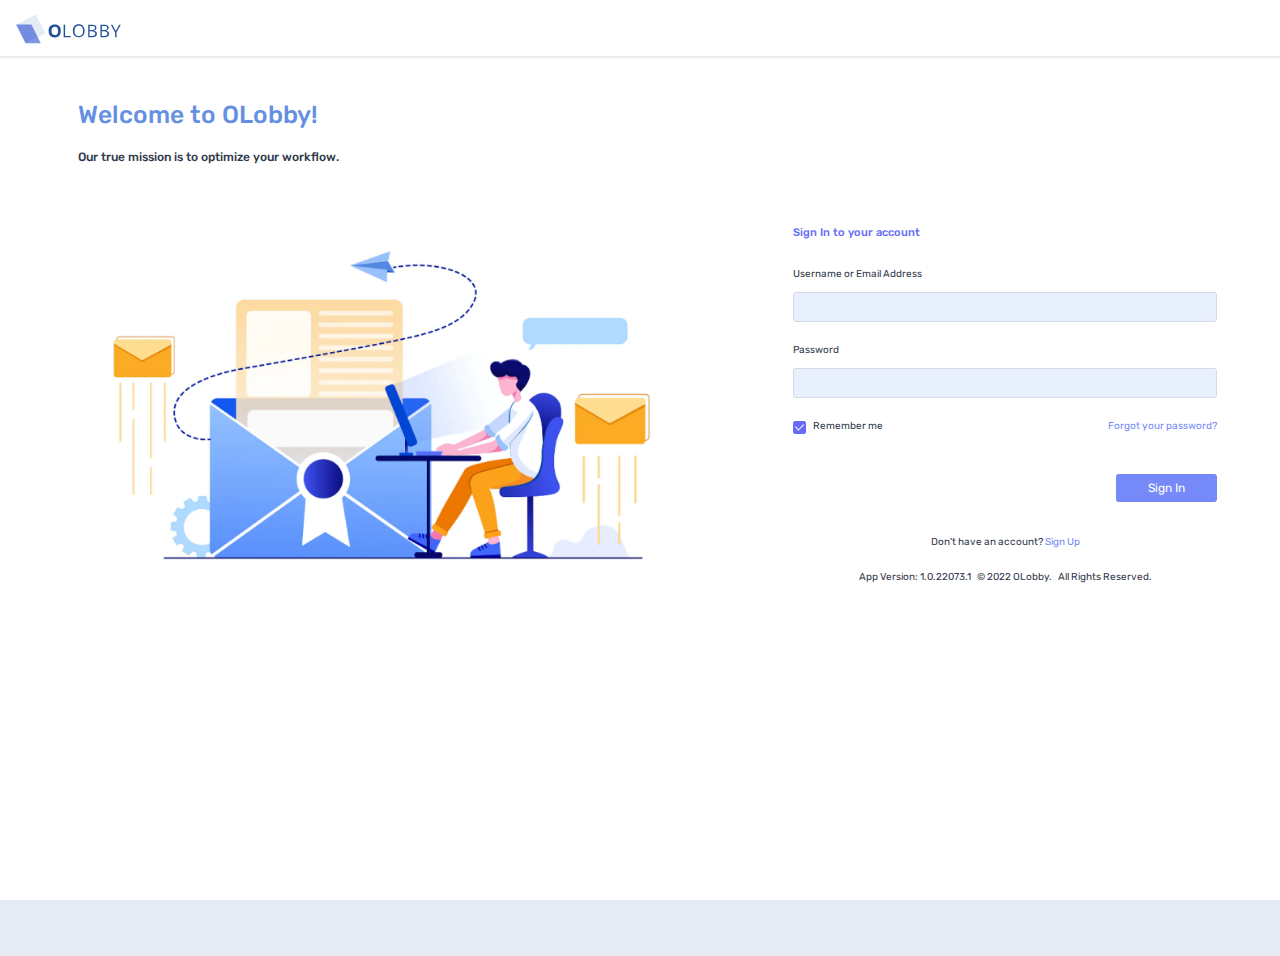
<file: login.html>
<!DOCTYPE html>
<html lang="en">
<head>
    <meta charset="utf-8" />
    <title>OLOBBY Dashboard</title>
    <meta name="viewport" content="width=device-width, initial-scale=1.0, user-scalable=0">
    <meta name="description" content=""/>
    <meta name="keywords" content=""/>
    <meta http-equiv="X-UA-Compatible" content="IE=edge"/>
    <!-- favicon -->
    <link rel="shortcut icon" href="assets/images/favicon.ico">
    <!-- css -->
    <link rel="stylesheet" type="text/css" href="assets/css/bootstrap.min.css" id="bootstrap-stylesheet"/>
    <link rel="stylesheet" type="text/css" href="assets/css/icons.min.css"/>
    <link rel="stylesheet" type="text/css" href="assets/css/app.css" id="app-stylesheet"/>

    <!-- devExpress -->
    <!-- <link rel="stylesheet" type="text/css" href="https://cdn3.devexpress.com/jslib/21.2.6/css/dx.common.css" /> -->
    <!-- <link rel="stylesheet" type="text/css" href="https://cdn3.devexpress.com/jslib/21.2.6/css/dx.light.css" /> -->
</head>

<body class="left-side-menu-sm enlarged">
    <div id="wrapper">
        <!-- Topbar Start -->
        <div class="navbar-custom">
            <!-- LOGO -->
            <div class="logo-box">
                <a href="index.html" class="logo logo-dark">
                    <span class="logo-lg">
                        <img src="assets/images/olobby_logo.svg" alt="">
                    </span>
                    <span class="logo-sm">
                        <img src="assets/images/logo_sm.svg" alt="">
                    </span>
                </a>
            </div>
        </div>

        
        <!-- Start Page Content here -->
        <div class="content-page login_wrapper">
            <div class="content fullWidth">
                <!-- Start container-fluid -->
                <div class="container-fluid mt-4 mb-5">
                    <div class="row">
                        <div class="col-xl-12">
                            <div class="ml-5">
                                <h3 class="heading1 fontMedium">Welcome to OLobby!</h3>
                                <p class="subTxt fontMedium">Our true mission is to optimize your workflow.</p>
                            </div>
                        </div>
                    </div>
                    <div class="row align-items-center">
                        <div class="col-xl-7">
                            <figure>
                                <img src="assets/images/login_img.png" alt="login image">
                            </figure>
                        </div>
                        <div class="col-xl-5 p-5 loginForm">
                            <h6 class="title">Sign In to your account</h6>
                            <form action="" class="form">
                                <div class="form-group">
                                    <label for="emailaddress">Username or Email Address</label>
                                    <input class="form-control" type="email" id="emailaddress" required="" placeholder="">
                                </div>
                                <div class="form-group">
                                    <label for="password">Password</label>
                                    <input class="form-control" type="password" required="" id="password" placeholder="">
                                </div>
                                <div class="form-group mb-4 pb-3">
                                    <div class="d-flex justify-content-between align-items-center">
                                        <div class="checkbox checkbox-primary">
                                            <input id="checkbox-signin" type="checkbox" checked="">
                                            <label for="checkbox-signin" class="mb-0">Remember me</label>
                                        </div>
                                        <a href="#" class="txtLink">Forgot your password?</a>
                                    </div>
                                </div>
                                <div class="text-right">
                                    <!-- <button class="btn btn-primary1" type="submit">Sign In</button> -->
                                    <a href="index.html" class="btn btn-primary1">Sign In</a>
                                </div>
                                <div class="col-sm-12 text-center">
                                    <p>Don't have an account? <a href="#" class="txtLink">Sign Up</a></p>
                                </div>
                            </form>
                            <ul class="text-center list-unstyled mb-0 copyrightInfo">
                                <li class="d-inline mr-1">App Version: 1.0.22073.1</li>
                                <li class="d-inline mr-1">© 2022 OLobby.</li>
                                <li class="d-inline">All Rights Reserved.</li>
                            </ul>
                        </div>
                    </div>
                </div>                    

                <!-- Footer Start -->
                <footer class="footer">
                    <div class="container-fluid">
                        <div class="row">
                            <!-- <div class="col-md-12">2022 &copy; Olobby</div> -->
                        </div>
                    </div>
                </footer>
            </div>
        </div>
    </div>

    <!---- js files/scripts ---->
    <!-- for jquery-ui search -->
    <script src="https://code.jquery.com/jquery-3.6.0.js"></script>
    <script src="assets/libs/jquery-ui/jquery-ui.min.js"></script>

    <script src="assets/libs/bootstrap-tagsinput/bootstrap-tagsinput.min.js"></script>
    <script src="assets/js/vendor.min.js"></script>
    <script src="assets/libs/bootstrap-filestyle2/bootstrap-filestyle.js"></script>
    <!-- <script src="assets/libs/morris-js/morris.min.js"></script>
    <script src="assets/libs/raphael/raphael.min.js"></script> -->
    <script src="assets/js/pages/dashboard.init.js"></script>
    <script src="assets/js/app.js"></script>

</body>
</html>
</file>
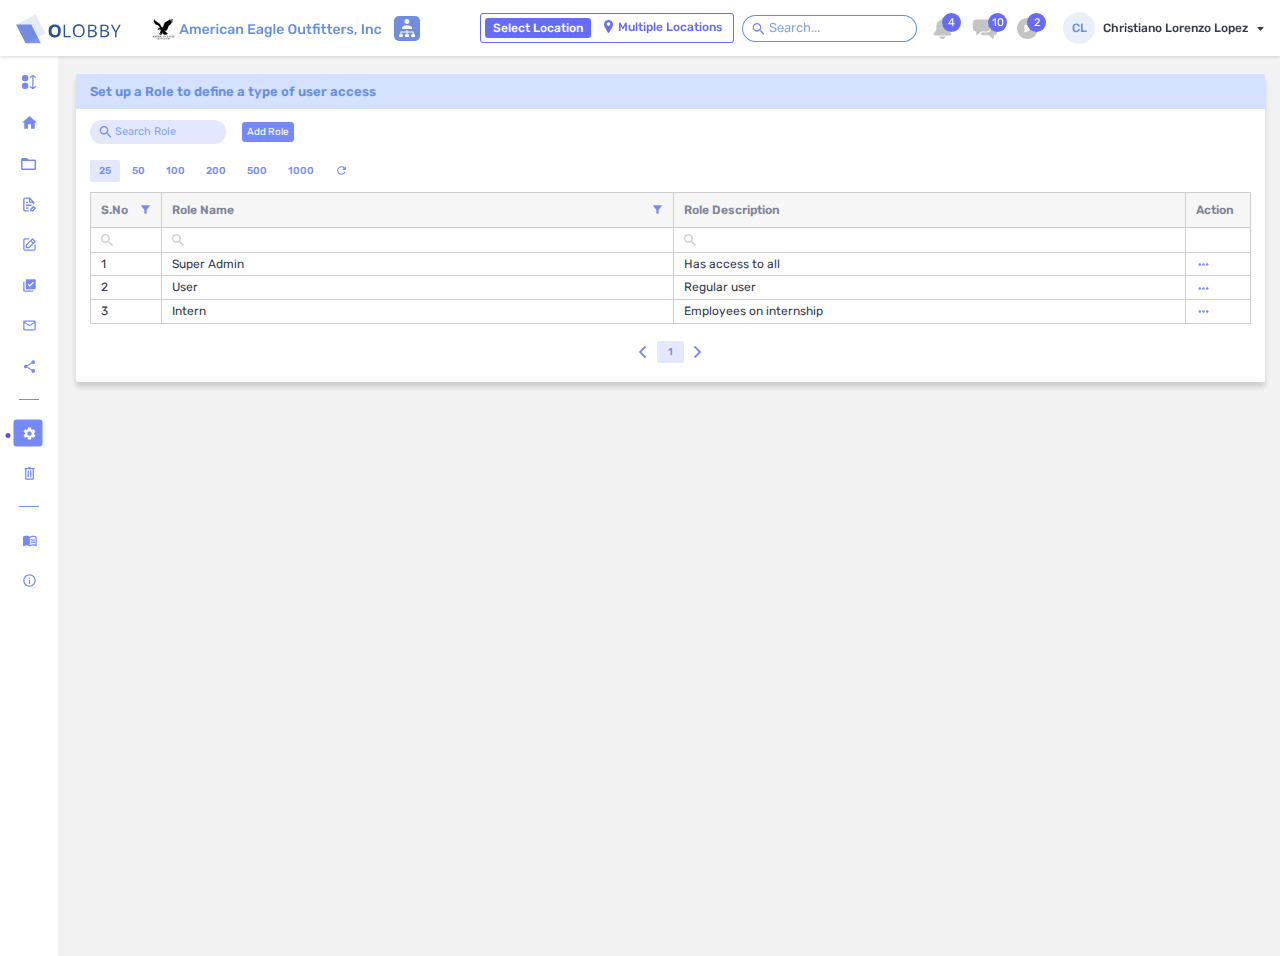
<file: roles.html>
<!DOCTYPE html>
<html lang="en">
<head>
    <meta charset="utf-8" />
    <title>OLOBBY Dashboard</title>
    <meta name="viewport" content="width=device-width, initial-scale=1.0, user-scalable=0">
    <meta name="description" content=""/>
    <meta name="keywords" content=""/>
    <meta http-equiv="X-UA-Compatible" content="IE=edge"/>
    <!-- favicon -->
    <link rel="shortcut icon" href="assets/images/favicon.ico">
    <!-- css -->
    <link rel="stylesheet" type="text/css" href="assets/css/bootstrap.min.css" id="bootstrap-stylesheet"/>
    <link rel="stylesheet" type="text/css" href="assets/css/icons.min.css"/>
    <link rel="stylesheet" type="text/css" href="assets/css/app.css" id="app-stylesheet"/>

    <!-- devExpress -->
    <!-- <link rel="stylesheet" type="text/css" href="https://cdn3.devexpress.com/jslib/21.2.6/css/dx.common.css" /> -->
    <!-- <link rel="stylesheet" type="text/css" href="https://cdn3.devexpress.com/jslib/21.2.6/css/dx.light.css" /> -->
</head>

<body class="left-side-menu-sm enlarged">
    <!-- location_modal -->
    <div class="modal fade location_modal" tabindex="-1" role="dialog" aria-labelledby="myCenterModalLabel" aria-hidden="true">
        <div class="modal-dialog modal-sm modal-dialog-centered">
            <div class="modal-content">
                <div class="modal-header">
                    <h5 class="modal-title" id="myCenterModalLabel">Select Location</h5>
                    <button type="button" class="close" data-dismiss="modal" aria-hidden="true">
                        <img src="assets/images/icons/close_light.svg" alt="">
                    </button>
                </div>
                <div class="modal-body">
                    <form>
                        <div class="table-responsive">
                            <table class="table simple_table">
                                <thead>
                                    <tr>
                                        <th></th>
                                        <th>View</th>
                                        <th>Set as default</th>
                                    </tr>
                                </thead>
                                <tbody>
                                    <tr>
                                        <td><a href="#">Select All</a></td>
                                        <td class="text-center">
                                            <div class="checkbox checkbox-primary">
                                                <input id="checkbox2" type="checkbox">
                                                <label for="checkbox2"></label>
                                            </div>
                                        </td>
                                        <td class="text-center">
                                            <div class="checkbox checkbox-primary">
                                                <input id="checkbox3" type="checkbox">
                                                <label for="checkbox3"></label>
                                            </div>
                                        </td>
                                    </tr>
                                    <tr>
                                        <td>Location1</td>
                                        <td class="text-center">
                                            <div class="checkbox checkbox-primary">
                                                <input id="checkbox4" type="checkbox">
                                                <label for="checkbox4"></label>
                                            </div>
                                        </td>
                                        <td class="text-center">
                                            <div class="checkbox checkbox-primary">
                                                <input id="checkbox5" type="checkbox">
                                                <label for="checkbox5"></label>
                                            </div>
                                        </td>
                                    </tr>
                                    <tr>
                                        <td>Location2</td>
                                        <td class="text-center">
                                            <div class="checkbox checkbox-primary">
                                                <input id="checkbox6" type="checkbox">
                                                <label for="checkbox6"></label>
                                            </div>
                                        </td>
                                        <td class="text-center">
                                            <div class="checkbox checkbox-primary">
                                                <input id="checkbox7" type="checkbox">
                                                <label for="checkbox7"></label>
                                            </div>
                                        </td>
                                    </tr>
                                    <tr>
                                        <td>Location3</td>
                                        <td class="text-center">
                                            <div class="checkbox checkbox-primary">
                                                <input id="checkbox8" type="checkbox">
                                                <label for="checkbox8"></label>
                                            </div>
                                        </td>
                                        <td class="text-center">
                                            <div class="checkbox checkbox-primary">
                                                <input id="checkbox9" type="checkbox">
                                                <label for="checkbox9"></label>
                                            </div>
                                        </td>
                                    </tr>
                                </tbody>
                            </table>
                        </div>
                        <div class="btn-group">
                            <button type="button" class="btn btn-primary light_color" data-dismiss="modal" aria-hidden="true">Cancel</button>
                            <button type="button" class="btn btn-primary1">Save</button>
                        </div>
                    </form>
                </div>
            </div>
        </div>
    </div>
    <!-- stage_modal -->
    <div class="modal fade stage_modal" tabindex="-1" role="dialog" aria-labelledby="myCenterModalLabel" aria-hidden="true">
        <div class="modal-dialog modal-md modal-dialog-centered">
            <div class="modal-content">
                <div class="modal-header">
                    <h5 class="modal-title" id="myCenterModalLabel">Organizations</h5>
                    <button type="button" class="close" data-dismiss="modal" aria-hidden="true">
                        <img src="assets/images/icons/close_light.svg" alt="">
                    </button>
                </div>
                <div class="modal-body">
                    <ul class="list-unstyled mb-0 checklist_style">
                        <li>
                            <div class="checkbox checkbox-primary">
                                <input id="favorite_folder" type="checkbox">
                                <label for="favorite_folder">American Eagle Outfitters, Inc</label>
                            </div>
                        </li>
                        <li>
                            <div class="checkbox checkbox-primary">
                                <input id="favorite_folder" type="checkbox">
                                <label for="favorite_folder">ABC Company</label>
                            </div>
                        </li>
                        <li>
                            <div class="checkbox checkbox-primary">
                                <input id="favorite_folder" type="checkbox">
                                <label for="favorite_folder">Olobby India</label>
                            </div>
                        </li>
                        <li>
                            <div class="checkbox checkbox-primary">
                                <input id="favorite_folder" type="checkbox">
                                <label for="favorite_folder">Olobby Korea</label>
                            </div>
                        </li>
                        <li>
                            <div class="checkbox checkbox-primary">
                                <input id="favorite_folder" type="checkbox">
                                <label for="favorite_folder">Tags</label>
                            </div>
                        </li>
                    </ul>
                    <div class="btn-group float-right">
                        <button type="button" class="btn btn-primary light_color" data-dismiss="modal" aria-hidden="true">Cancel</button>
                        <button type="button" class="btn btn-primary" data-dismiss="modal" aria-hidden="true">Save</button>
                    </div>
                </div>
            </div>
        </div>
    </div>
    <!-- numberFilter_modal -->
    <div class="modal fade numberFilter_modal" tabindex="-1" role="dialog" aria-labelledby="myCenterModalLabel" aria-hidden="true">
        <div class="modal-dialog modal-sm modal-dialog-centered">
            <div class="modal-content">
                <div class="modal-header">
                    <h5 class="modal-title" id="myCenterModalLabel">Filter</h5>
                    <button type="button" class="close" data-dismiss="modal" aria-hidden="true">
                        <img src="assets/images/icons/close_light.svg" alt="">
                    </button>
                </div>
                <div class="modal-body">
                    <h6 class="info_title"><img src="assets/images/icons/info_multiple_select.svg" alt=""> Select item No.</h6>
                    <form class="form">
                        <ul class="list-unstyled mb-3 checklist_style">
                            <li>
                                <div class="checkbox checkbox-single checkbox-primary-link">
                                    <input id="favorite_folder" type="checkbox" checked="">
                                    <label for="favorite_folder" class="selectAll">Select All</label>
                                </div>
                            </li>
                            <li>
                                <div class="checkbox checkbox-primary">
                                    <input id="favorite_folder" type="checkbox" checked="">
                                    <label for="favorite_folder">1</label>
                                </div>
                            </li>
                            <li>
                                <div class="checkbox checkbox-primary">
                                    <input id="most_recently" type="checkbox" checked="">
                                    <label for="most_recently">2</label>
                                </div>
                            </li>
                            <li>
                                <div class="checkbox checkbox-primary">
                                    <input id="open_document" type="checkbox" checked="">
                                    <label for="open_document">3</label>
                                </div>
                            </li>
                        </ul>
                        <div class="btn-group">
                            <button type="button" class="btn btn-primary light_color" data-dismiss="modal" aria-hidden="true">Cancel</button>
                            <button type="button" class="btn btn-primary1">Save</button>
                        </div>
                    </form>
                </div>
            </div>
        </div>
    </div>
    <!-- roleNameFilter_modal -->
    <div class="modal fade roleNameFilter_modal" tabindex="-1" role="dialog" aria-labelledby="myCenterModalLabel" aria-hidden="true">
        <div class="modal-dialog modal-sm modal-dialog-centered">
            <div class="modal-content">
                <div class="modal-header">
                    <h5 class="modal-title" id="myCenterModalLabel">Filter</h5>
                    <button type="button" class="close" data-dismiss="modal" aria-hidden="true">
                        <img src="assets/images/icons/close_light.svg" alt="">
                    </button>
                </div>
                <div class="modal-body">
                    <h6 class="info_title"><img src="assets/images/icons/info_multiple_select.svg" alt=""> Select Role name</h6>
                    <form class="form">
                        <ul class="list-unstyled mb-3 checklist_style">
                            <li>
                                <div class="checkbox checkbox-single checkbox-primary-link">
                                    <input id="favorite_folder" type="checkbox" checked="">
                                    <label for="favorite_folder" class="selectAll">Select All</label>
                                </div>
                            </li>
                            <li>
                                <div class="checkbox checkbox-primary">
                                    <input id="favorite_folder" type="checkbox" checked="">
                                    <label for="favorite_folder">Super Admin</label>
                                </div>
                            </li>
                            <li>
                                <div class="checkbox checkbox-primary">
                                    <input id="most_recently" type="checkbox" checked="">
                                    <label for="most_recently">User</label>
                                </div>
                            </li>
                            <li>
                                <div class="checkbox checkbox-primary">
                                    <input id="open_document" type="checkbox" checked="">
                                    <label for="open_document">Intern</label>
                                </div>
                            </li>
                        </ul>
                        <div class="btn-group">
                            <button type="button" class="btn btn-primary light_color" data-dismiss="modal" aria-hidden="true">Cancel</button>
                            <button type="button" class="btn btn-primary1">Save</button>
                        </div>
                    </form>
                </div>
            </div>
        </div>
    </div>
    <!-- addRole_modal -->
    <div class="modal fade addRole_modal" tabindex="-1" role="dialog" aria-labelledby="myCenterModalLabel" aria-hidden="true">
        <div class="modal-dialog modal-dialog-centered">
            <div class="modal-content">
                <div class="modal-header">
                    <h5 class="modal-title" id="myCenterModalLabel">Add Role</h5>
                    <button type="button" class="close" data-dismiss="modal" aria-hidden="true">
                        <img src="assets/images/icons/close_light.svg" alt="">
                    </button>
                </div>
                <div class="modal-body">
                    <form>
                        <div class="form row y-scroll">
                            <div class="form-group col-md-12">
                                <label for="">Role Name <span class="required">*</span></label>
                                <input type="text" class="form-control" id="" placeholder="">
                            </div>
                            <div class="form-group col-md-12">
                                <label for="">Role Description</label>
                                <input type="text" class="form-control" id="" placeholder="">
                            </div>
                            <div class="col-sm-12">
                                <div class="row">
                                    <div class="col-md-4 col-sm-12">
                                        <p class="listTitle">Users</p>
                                        <ul class="list-unstyled mb-3">
                                            <li>
                                                <div class="checkbox checkbox-primary">
                                                    <input id="favorite_folder" type="checkbox">
                                                    <label for="favorite_folder">View</label>
                                                </div>
                                            </li>
                                            <li>
                                                <div class="checkbox checkbox-primary">
                                                    <input id="most_recently" type="checkbox" checked="">
                                                    <label for="most_recently">Add</label>
                                                </div>
                                            </li>
                                            <li>
                                                <div class="checkbox checkbox-primary">
                                                    <input id="open_document" type="checkbox">
                                                    <label for="open_document">Update</label>
                                                </div>
                                            </li>
                                            <li>
                                                <div class="checkbox checkbox-primary">
                                                    <input id="open_document" type="checkbox">
                                                    <label for="open_document">Delete</label>
                                                </div>
                                            </li>
                                        </ul>
                                    </div>

                                    <div class="col-md-4 col-sm-12">
                                        <p class="listTitle">Group</p>
                                        <ul class="list-unstyled mb-3">
                                            <li>
                                                <div class="checkbox checkbox-primary">
                                                    <input id="favorite_folder" type="checkbox">
                                                    <label for="favorite_folder">View</label>
                                                </div>
                                            </li>
                                            <li>
                                                <div class="checkbox checkbox-primary">
                                                    <input id="most_recently" type="checkbox" checked="">
                                                    <label for="most_recently">Add</label>
                                                </div>
                                            </li>
                                            <li>
                                                <div class="checkbox checkbox-primary">
                                                    <input id="open_document" type="checkbox">
                                                    <label for="open_document">Update</label>
                                                </div>
                                            </li>
                                            <li>
                                                <div class="checkbox checkbox-primary">
                                                    <input id="open_document" type="checkbox">
                                                    <label for="open_document">Delete</label>
                                                </div>
                                            </li>
                                            <li>
                                                <div class="checkbox checkbox-primary">
                                                    <input id="open_document" type="checkbox">
                                                    <label for="open_document">Add Subgroup</label>
                                                </div>
                                            </li>
                                            <li>
                                                <div class="checkbox checkbox-primary">
                                                    <input id="open_document" type="checkbox">
                                                    <label for="open_document">Assign Users</label>
                                                </div>
                                            </li>
                                        </ul>
                                    </div>

                                   <div class="col-md-4 col-sm-12">
                                        <p class="listTitle">Role Configuration</p>
                                        <ul class="list-unstyled mb-3">
                                            <li>
                                                <div class="checkbox checkbox-primary">
                                                    <input id="favorite_folder" type="checkbox">
                                                    <label for="favorite_folder">View</label>
                                                </div>
                                            </li>
                                            <li>
                                                <div class="checkbox checkbox-primary">
                                                    <input id="most_recently" type="checkbox" checked="">
                                                    <label for="most_recently">Add</label>
                                                </div>
                                            </li>
                                            <li>
                                                <div class="checkbox checkbox-primary">
                                                    <input id="open_document" type="checkbox">
                                                    <label for="open_document">Update</label>
                                                </div>
                                            </li>
                                            <li>
                                                <div class="checkbox checkbox-primary">
                                                    <input id="open_document" type="checkbox">
                                                    <label for="open_document">Delete</label>
                                                </div>
                                            </li>
                                        </ul>
                                    </div>
                                </div>
                                <div class="row">
                                    <div class="col-md-4 col-sm-12">
                                        <p class="listTitle">Favorites</p>
                                        <ul class="list-unstyled mb-3">
                                            <li>
                                                <div class="checkbox checkbox-primary">
                                                    <input id="favorite_folder" type="checkbox">
                                                    <label for="favorite_folder">View</label>
                                                </div>
                                            </li>
                                            <li>
                                                <div class="checkbox checkbox-primary">
                                                    <input id="most_recently" type="checkbox" checked="">
                                                    <label for="most_recently">Add</label>
                                                </div>
                                            </li>
                                            <li>
                                                <div class="checkbox checkbox-primary">
                                                    <input id="open_document" type="checkbox">
                                                    <label for="open_document">Delete</label>
                                                </div>
                                            </li>
                                        </ul>
                                    </div>

                                    <div class="col-md-4 col-sm-12">
                                        <p class="listTitle">Location</p>
                                        <ul class="list-unstyled mb-3">
                                            <li>
                                                <div class="checkbox checkbox-primary">
                                                    <input id="favorite_folder" type="checkbox">
                                                    <label for="favorite_folder">View</label>
                                                </div>
                                            </li>
                                            <li>
                                                <div class="checkbox checkbox-primary">
                                                    <input id="most_recently" type="checkbox" checked="">
                                                    <label for="most_recently">Add</label>
                                                </div>
                                            </li>
                                            <li>
                                                <div class="checkbox checkbox-primary">
                                                    <input id="open_document" type="checkbox">
                                                    <label for="open_document">Update</label>
                                                </div>
                                            </li>
                                            <li>
                                                <div class="checkbox checkbox-primary">
                                                    <input id="open_document" type="checkbox">
                                                    <label for="open_document">Delete</label>
                                                </div>
                                            </li>
                                        </ul>
                                    </div>

                                   <div class="col-md-4 col-sm-12">
                                        <p class="listTitle">Recent</p>
                                        <ul class="list-unstyled mb-3">
                                            <li>
                                                <div class="checkbox checkbox-primary">
                                                    <input id="favorite_folder" type="checkbox">
                                                    <label for="favorite_folder">View</label>
                                                </div>
                                            </li>
                                            <li>
                                                <div class="checkbox checkbox-primary">
                                                    <input id="open_document" type="checkbox" checked="">
                                                    <label for="open_document">Update</label>
                                                </div>
                                            </li>
                                        </ul>
                                    </div>
                                </div>
                                <div class="row">
                                    <div class="col-md-4 col-sm-12">
                                        <p class="listTitle">Data Trash</p>
                                        <ul class="list-unstyled mb-3">
                                            <li>
                                                <div class="checkbox checkbox-primary">
                                                    <input id="favorite_folder" type="checkbox">
                                                    <label for="favorite_folder">View</label>
                                                </div>
                                            </li>
                                            <li>
                                                <div class="checkbox checkbox-primary">
                                                    <input id="most_recently" type="checkbox">
                                                    <label for="most_recently">Delete</label>
                                                </div>
                                            </li>
                                            <li>
                                                <div class="checkbox checkbox-primary">
                                                    <input id="open_document" type="checkbox">
                                                    <label for="open_document">Restore</label>
                                                </div>
                                            </li>
                                        </ul>
                                    </div>
                                    <div class="col-md-4 col-sm-12">
                                        <p class="listTitle">System Settings</p>
                                        <ul class="list-unstyled mb-3">
                                            <li>
                                                <div class="checkbox checkbox-primary">
                                                    <input id="favorite_folder" type="checkbox">
                                                    <label for="favorite_folder">View</label>
                                                </div>
                                            </li>
                                            <li>
                                                <div class="checkbox checkbox-primary">
                                                    <input id="open_document" type="checkbox">
                                                    <label for="open_document">Delete</label>
                                                </div>
                                            </li>
                                        </ul>
                                    </div>

                                   <div class="col-md-4 col-sm-12">
                                        <p class="listTitle">Lookup</p>
                                        <ul class="list-unstyled mb-3">
                                            <li>
                                                <div class="checkbox checkbox-primary">
                                                    <input id="favorite_folder" type="checkbox">
                                                    <label for="favorite_folder">View</label>
                                                </div>
                                            </li>
                                            <li>
                                                <div class="checkbox checkbox-primary">
                                                    <input id="open_document" type="checkbox" checked="">
                                                    <label for="open_document">Add</label>
                                                </div>
                                            </li>
                                            <li>
                                                <div class="checkbox checkbox-primary">
                                                    <input id="open_document" type="checkbox">
                                                    <label for="open_document">Update</label>
                                                </div>
                                            </li>
                                            <li>
                                                <div class="checkbox checkbox-primary">
                                                    <input id="open_document" type="checkbox">
                                                    <label for="open_document">Delete</label>
                                                </div>
                                            </li>
                                        </ul>
                                    </div>
                                </div>
                                <div class="row">
                                    <div class="col-md-4 col-sm-12">
                                        <p class="listTitle">Task</p>
                                        <ul class="list-unstyled mb-3">
                                            <li>
                                                <div class="checkbox checkbox-primary">
                                                    <input id="favorite_folder" type="checkbox">
                                                    <label for="favorite_folder">View</label>
                                                </div>
                                            </li>
                                            <li>
                                                <div class="checkbox checkbox-primary">
                                                    <input id="most_recently" type="checkbox" checked="">
                                                    <label for="most_recently">Add</label>
                                                </div>
                                            </li>
                                            <li>
                                                <div class="checkbox checkbox-primary">
                                                    <input id="most_recently" type="checkbox">
                                                    <label for="most_recently">Update</label>
                                                </div>
                                            </li>
                                            <li>
                                                <div class="checkbox checkbox-primary">
                                                    <input id="open_document" type="checkbox">
                                                    <label for="open_document">Delete</label>
                                                </div>
                                            </li>
                                        </ul>
                                    </div>
                                    <div class="col-md-4 col-sm-12">
                                        <p class="listTitle">Job</p>
                                        <ul class="list-unstyled mb-3">
                                            <li>
                                                <div class="checkbox checkbox-primary">
                                                    <input id="favorite_folder" type="checkbox">
                                                    <label for="favorite_folder">View</label>
                                                </div>
                                            </li>
                                            <li>
                                                <div class="checkbox checkbox-primary">
                                                    <input id="most_recently" type="checkbox" checked="">
                                                    <label for="most_recently">Add</label>
                                                </div>
                                            </li>
                                            <li>
                                                <div class="checkbox checkbox-primary">
                                                    <input id="most_recently" type="checkbox">
                                                    <label for="most_recently">Update</label>
                                                </div>
                                            </li>
                                            <li>
                                                <div class="checkbox checkbox-primary">
                                                    <input id="open_document" type="checkbox">
                                                    <label for="open_document">Delete</label>
                                                </div>
                                            </li>
                                        </ul>
                                    </div>

                                   <div class="col-md-4 col-sm-12">
                                        <p class="listTitle">Lookup</p>
                                        <ul class="list-unstyled mb-3">
                                            <li>
                                                <div class="checkbox checkbox-primary">
                                                    <input id="favorite_folder" type="checkbox">
                                                    <label for="favorite_folder">View</label>
                                                </div>
                                            </li>
                                            <li>
                                                <div class="checkbox checkbox-primary">
                                                    <input id="most_recently" type="checkbox" checked="">
                                                    <label for="most_recently">Add</label>
                                                </div>
                                            </li>
                                            <li>
                                                <div class="checkbox checkbox-primary">
                                                    <input id="most_recently" type="checkbox">
                                                    <label for="most_recently">Update</label>
                                                </div>
                                            </li>
                                            <li>
                                                <div class="checkbox checkbox-primary">
                                                    <input id="open_document" type="checkbox">
                                                    <label for="open_document">Delete</label>
                                                </div>
                                            </li>
                                        </ul>
                                    </div>
                                </div>
                                <div class="row">
                                    <div class="col-md-8 col-sm-12">
                                        <div class="row">
                                            <div class="col-md-6 col-sm-12">
                                                 <p class="listTitle">Quicknote</p>
                                                    <ul class="list-unstyled mb-3">
                                                        <li>
                                                            <div class="checkbox checkbox-primary">
                                                                <input id="favorite_folder" type="checkbox">
                                                                <label for="favorite_folder">Allow Access</label>
                                                            </div>
                                                        </li>
                                                        <li>
                                                            <div class="checkbox checkbox-primary">
                                                                <input id="most_recently" type="checkbox" checked="">
                                                                <label for="most_recently">Allow Shared</label>
                                                            </div>
                                                        </li>
                                                    </ul>
                                            </div>
                                            <div class="col-md-6 col-sm-12">
                                                 <p class="listTitle">Project</p>
                                                    <ul class="list-unstyled mb-3">
                                                        <li>
                                                            <div class="checkbox checkbox-primary">
                                                                <input id="favorite_folder" type="checkbox">
                                                                <label for="favorite_folder">View</label>
                                                            </div>
                                                        </li>
                                                        <li>
                                                            <div class="checkbox checkbox-primary">
                                                                <input id="most_recently" type="checkbox" checked="">
                                                                <label for="most_recently">Add</label>
                                                            </div>
                                                        </li>
                                                        <li>
                                                            <div class="checkbox checkbox-primary">
                                                                <input id="most_recently" type="checkbox">
                                                                <label for="most_recently">Update</label>
                                                            </div>
                                                        </li>
                                                        <li>
                                                            <div class="checkbox checkbox-primary">
                                                                <input id="most_recently" type="checkbox">
                                                                <label for="most_recently">Delete</label>
                                                            </div>
                                                        </li>
                                                    </ul>
                                            </div>
                                            <div class="col-sm-12">
                                                 <p class="listTitle">Workpaper</p>
                                                    <ul class="list-unstyled mb-3">
                                                        <li>
                                                            <div class="checkbox checkbox-primary">
                                                                <input id="favorite_folder" type="checkbox">
                                                                <label for="favorite_folder">View all open workpaper</label>
                                                            </div>
                                                        </li>
                                                        <li>
                                                            <div class="checkbox checkbox-primary">
                                                                <input id="most_recently" type="checkbox">
                                                                <label for="most_recently">Submit open workpaper</label>
                                                            </div>
                                                        </li>
                                                        <li>
                                                            <div class="checkbox checkbox-primary">
                                                                <input id="most_recently" type="checkbox">
                                                                <label for="most_recently">Discard and close workpaper</label>
                                                            </div>
                                                        </li>
                                                    </ul>
                                            </div>
                                        </div>
                                    </div>
                                    <div class="col-md-4 col-sm-12">
                                        <p class="listTitle">Folder Access</p>
                                        <ul class="list-unstyled mb-3">
                                            <li>
                                                <div class="checkbox checkbox-primary">
                                                    <input id="favorite_folder" type="checkbox">
                                                    <label for="favorite_folder">View</label>
                                                </div>
                                            </li>
                                            <li>
                                                <div class="checkbox checkbox-primary">
                                                    <input id="most_recently" type="checkbox" checked="">
                                                    <label for="most_recently">View Folder</label>
                                                </div>
                                            </li>
                                            <li>
                                                <div class="checkbox checkbox-primary">
                                                    <input id="most_recently" type="checkbox">
                                                    <label for="most_recently">Add Folder</label>
                                                </div>
                                            </li>
                                            <li>
                                                <div class="checkbox checkbox-primary">
                                                    <input id="most_recently" type="checkbox">
                                                    <label for="most_recently">Update Folder</label>
                                                </div>
                                            </li>
                                            <li>
                                                <div class="checkbox checkbox-primary">
                                                    <input id="most_recently" type="checkbox">
                                                    <label for="most_recently">Delete Folder</label>
                                                </div>
                                            </li>
                                            <li>
                                                <div class="checkbox checkbox-primary">
                                                    <input id="most_recently" type="checkbox">
                                                    <label for="most_recently">Download Folder</label>
                                                </div>
                                            </li>
                                            <li>
                                                <div class="checkbox checkbox-primary">
                                                    <input id="most_recently" type="checkbox">
                                                    <label for="most_recently">Copy Folder</label>
                                                </div>
                                            </li>
                                            <li>
                                                <div class="checkbox checkbox-primary">
                                                    <input id="most_recently" type="checkbox">
                                                    <label for="most_recently">Move Folder</label>
                                                </div>
                                            </li>
                                            <li>
                                                <div class="checkbox checkbox-primary">
                                                    <input id="most_recently" type="checkbox">
                                                    <label for="most_recently">Lock Folder</label>
                                                </div>
                                            </li>
                                            <li>
                                                <div class="checkbox checkbox-primary">
                                                    <input id="most_recently" type="checkbox">
                                                    <label for="most_recently">Assign User</label>
                                                </div>
                                            </li>
                                            <li>
                                                <div class="checkbox checkbox-primary">
                                                    <input id="most_recently" type="checkbox">
                                                    <label for="most_recently">Recent Folder</label>
                                                </div>
                                            </li>
                                            <li>
                                                <div class="checkbox checkbox-primary">
                                                    <input id="most_recently" type="checkbox">
                                                    <label for="most_recently">Favorite Folder</label>
                                                </div>
                                            </li>
                                            <li>
                                                <div class="checkbox checkbox-primary">
                                                    <input id="most_recently" type="checkbox">
                                                    <label for="most_recently">View File</label>
                                                </div>
                                            </li>
                                            <li>
                                                <div class="checkbox checkbox-primary">
                                                    <input id="most_recently" type="checkbox">
                                                    <label for="most_recently">Edit File</label>
                                                </div>
                                            </li>
                                            <li>
                                                <div class="checkbox checkbox-primary">
                                                    <input id="most_recently" type="checkbox">
                                                    <label for="most_recently">Update File</label>
                                                </div>
                                            </li>
                                            <li>
                                                <div class="checkbox checkbox-primary">
                                                    <input id="most_recently" type="checkbox">
                                                    <label for="most_recently">Delete File</label>
                                                </div>
                                            </li>
                                            <li>
                                                <div class="checkbox checkbox-primary">
                                                    <input id="most_recently" type="checkbox">
                                                    <label for="most_recently">Download File</label>
                                                </div>
                                            </li>
                                            <li>
                                                <div class="checkbox checkbox-primary">
                                                    <input id="most_recently" type="checkbox">
                                                    <label for="most_recently">Copy File</label>
                                                </div>
                                            </li>
                                            <li>
                                                <div class="checkbox checkbox-primary">
                                                    <input id="most_recently" type="checkbox">
                                                    <label for="most_recently">Recent File</label>
                                                </div>
                                            </li>
                                            <li>
                                                <div class="checkbox checkbox-primary">
                                                    <input id="most_recently" type="checkbox">
                                                    <label for="most_recently">Favorite File</label>
                                                </div>
                                            </li>
                                            <li>
                                                <div class="checkbox checkbox-primary">
                                                    <input id="most_recently" type="checkbox">
                                                    <label for="most_recently">Update Workflow</label>
                                                </div>
                                            </li>
                                            <li>
                                                <div class="checkbox checkbox-primary">
                                                    <input id="most_recently" type="checkbox">
                                                    <label for="most_recently">Delete Workflow</label>
                                                </div>
                                            </li>
                                        </ul>
                                    </div>
                                </div>
                            </div>
                        </div>
                        <div class="btn-group">
                            <button type="button" class="btn btn-primary light_color" data-dismiss="modal" aria-hidden="true">Close</button>
                            <button type="button" class="btn btn-primary1">Save</button>
                        </div>
                    </form>
                </div>
            </div>
        </div>
    </div>
    <!-- editRole_modal -->
    <div class="modal fade editRole_modal" tabindex="-1" role="dialog" aria-labelledby="myCenterModalLabel" aria-hidden="true">
        <div class="modal-dialog modal-dialog-centered">
            <div class="modal-content">
                <div class="modal-header">
                    <h5 class="modal-title" id="myCenterModalLabel">Edit Role</h5>
                    <button type="button" class="close" data-dismiss="modal" aria-hidden="true">
                        <img src="assets/images/icons/close_light.svg" alt="">
                    </button>
                </div>
                <div class="modal-body">
                    <form>
                        <div class="form row y-scroll">
                            <div class="form-group col-md-12">
                                <label for="">Role Name <span class="required">*</span></label>
                                <input type="text" class="form-control" id="" placeholder="">
                            </div>
                            <div class="form-group col-md-12">
                                <label for="">Role Description</label>
                                <input type="text" class="form-control" id="" placeholder="">
                            </div>
                            <div class="col-sm-12">
                                <div class="row">
                                    <div class="col-md-4 col-sm-12">
                                        <p class="listTitle">Users</p>
                                        <ul class="list-unstyled mb-3">
                                            <li>
                                                <div class="checkbox checkbox-primary">
                                                    <input id="favorite_folder" type="checkbox">
                                                    <label for="favorite_folder">View</label>
                                                </div>
                                            </li>
                                            <li>
                                                <div class="checkbox checkbox-primary">
                                                    <input id="most_recently" type="checkbox" checked="">
                                                    <label for="most_recently">Add</label>
                                                </div>
                                            </li>
                                            <li>
                                                <div class="checkbox checkbox-primary">
                                                    <input id="open_document" type="checkbox">
                                                    <label for="open_document">Update</label>
                                                </div>
                                            </li>
                                            <li>
                                                <div class="checkbox checkbox-primary">
                                                    <input id="open_document" type="checkbox">
                                                    <label for="open_document">Delete</label>
                                                </div>
                                            </li>
                                        </ul>
                                    </div>

                                    <div class="col-md-4 col-sm-12">
                                        <p class="listTitle">Group</p>
                                        <ul class="list-unstyled mb-3">
                                            <li>
                                                <div class="checkbox checkbox-primary">
                                                    <input id="favorite_folder" type="checkbox">
                                                    <label for="favorite_folder">View</label>
                                                </div>
                                            </li>
                                            <li>
                                                <div class="checkbox checkbox-primary">
                                                    <input id="most_recently" type="checkbox" checked="">
                                                    <label for="most_recently">Add</label>
                                                </div>
                                            </li>
                                            <li>
                                                <div class="checkbox checkbox-primary">
                                                    <input id="open_document" type="checkbox">
                                                    <label for="open_document">Update</label>
                                                </div>
                                            </li>
                                            <li>
                                                <div class="checkbox checkbox-primary">
                                                    <input id="open_document" type="checkbox">
                                                    <label for="open_document">Delete</label>
                                                </div>
                                            </li>
                                            <li>
                                                <div class="checkbox checkbox-primary">
                                                    <input id="open_document" type="checkbox">
                                                    <label for="open_document">Add Subgroup</label>
                                                </div>
                                            </li>
                                            <li>
                                                <div class="checkbox checkbox-primary">
                                                    <input id="open_document" type="checkbox">
                                                    <label for="open_document">Assign Users</label>
                                                </div>
                                            </li>
                                        </ul>
                                    </div>

                                   <div class="col-md-4 col-sm-12">
                                        <p class="listTitle">Role Configuration</p>
                                        <ul class="list-unstyled mb-3">
                                            <li>
                                                <div class="checkbox checkbox-primary">
                                                    <input id="favorite_folder" type="checkbox">
                                                    <label for="favorite_folder">View</label>
                                                </div>
                                            </li>
                                            <li>
                                                <div class="checkbox checkbox-primary">
                                                    <input id="most_recently" type="checkbox" checked="">
                                                    <label for="most_recently">Add</label>
                                                </div>
                                            </li>
                                            <li>
                                                <div class="checkbox checkbox-primary">
                                                    <input id="open_document" type="checkbox">
                                                    <label for="open_document">Update</label>
                                                </div>
                                            </li>
                                            <li>
                                                <div class="checkbox checkbox-primary">
                                                    <input id="open_document" type="checkbox">
                                                    <label for="open_document">Delete</label>
                                                </div>
                                            </li>
                                        </ul>
                                    </div>
                                </div>
                                <div class="row">
                                    <div class="col-md-4 col-sm-12">
                                        <p class="listTitle">Favorites</p>
                                        <ul class="list-unstyled mb-3">
                                            <li>
                                                <div class="checkbox checkbox-primary">
                                                    <input id="favorite_folder" type="checkbox">
                                                    <label for="favorite_folder">View</label>
                                                </div>
                                            </li>
                                            <li>
                                                <div class="checkbox checkbox-primary">
                                                    <input id="most_recently" type="checkbox" checked="">
                                                    <label for="most_recently">Add</label>
                                                </div>
                                            </li>
                                            <li>
                                                <div class="checkbox checkbox-primary">
                                                    <input id="open_document" type="checkbox">
                                                    <label for="open_document">Delete</label>
                                                </div>
                                            </li>
                                        </ul>
                                    </div>

                                    <div class="col-md-4 col-sm-12">
                                        <p class="listTitle">Location</p>
                                        <ul class="list-unstyled mb-3">
                                            <li>
                                                <div class="checkbox checkbox-primary">
                                                    <input id="favorite_folder" type="checkbox">
                                                    <label for="favorite_folder">View</label>
                                                </div>
                                            </li>
                                            <li>
                                                <div class="checkbox checkbox-primary">
                                                    <input id="most_recently" type="checkbox" checked="">
                                                    <label for="most_recently">Add</label>
                                                </div>
                                            </li>
                                            <li>
                                                <div class="checkbox checkbox-primary">
                                                    <input id="open_document" type="checkbox">
                                                    <label for="open_document">Update</label>
                                                </div>
                                            </li>
                                            <li>
                                                <div class="checkbox checkbox-primary">
                                                    <input id="open_document" type="checkbox">
                                                    <label for="open_document">Delete</label>
                                                </div>
                                            </li>
                                        </ul>
                                    </div>

                                   <div class="col-md-4 col-sm-12">
                                        <p class="listTitle">Recent</p>
                                        <ul class="list-unstyled mb-3">
                                            <li>
                                                <div class="checkbox checkbox-primary">
                                                    <input id="favorite_folder" type="checkbox">
                                                    <label for="favorite_folder">View</label>
                                                </div>
                                            </li>
                                            <li>
                                                <div class="checkbox checkbox-primary">
                                                    <input id="open_document" type="checkbox" checked="">
                                                    <label for="open_document">Update</label>
                                                </div>
                                            </li>
                                        </ul>
                                    </div>
                                </div>
                                <div class="row">
                                    <div class="col-md-4 col-sm-12">
                                        <p class="listTitle">Data Trash</p>
                                        <ul class="list-unstyled mb-3">
                                            <li>
                                                <div class="checkbox checkbox-primary">
                                                    <input id="favorite_folder" type="checkbox">
                                                    <label for="favorite_folder">View</label>
                                                </div>
                                            </li>
                                            <li>
                                                <div class="checkbox checkbox-primary">
                                                    <input id="most_recently" type="checkbox">
                                                    <label for="most_recently">Delete</label>
                                                </div>
                                            </li>
                                            <li>
                                                <div class="checkbox checkbox-primary">
                                                    <input id="open_document" type="checkbox">
                                                    <label for="open_document">Restore</label>
                                                </div>
                                            </li>
                                        </ul>
                                    </div>
                                    <div class="col-md-4 col-sm-12">
                                        <p class="listTitle">System Settings</p>
                                        <ul class="list-unstyled mb-3">
                                            <li>
                                                <div class="checkbox checkbox-primary">
                                                    <input id="favorite_folder" type="checkbox">
                                                    <label for="favorite_folder">View</label>
                                                </div>
                                            </li>
                                            <li>
                                                <div class="checkbox checkbox-primary">
                                                    <input id="open_document" type="checkbox" checked="">
                                                    <label for="open_document">Update</label>
                                                </div>
                                            </li>
                                        </ul>
                                    </div>

                                   <div class="col-md-4 col-sm-12">
                                        <p class="listTitle">Lookup</p>
                                        <ul class="list-unstyled mb-3">
                                            <li>
                                                <div class="checkbox checkbox-primary">
                                                    <input id="favorite_folder" type="checkbox">
                                                    <label for="favorite_folder">View</label>
                                                </div>
                                            </li>
                                            <li>
                                                <div class="checkbox checkbox-primary">
                                                    <input id="open_document" type="checkbox" checked="">
                                                    <label for="open_document">Add</label>
                                                </div>
                                            </li>
                                            <li>
                                                <div class="checkbox checkbox-primary">
                                                    <input id="open_document" type="checkbox">
                                                    <label for="open_document">Update</label>
                                                </div>
                                            </li>
                                            <li>
                                                <div class="checkbox checkbox-primary">
                                                    <input id="open_document" type="checkbox">
                                                    <label for="open_document">Delete</label>
                                                </div>
                                            </li>
                                        </ul>
                                    </div>
                                </div>
                                <div class="row">
                                    <div class="col-md-4 col-sm-12">
                                        <p class="listTitle">Task</p>
                                        <ul class="list-unstyled mb-3">
                                            <li>
                                                <div class="checkbox checkbox-primary">
                                                    <input id="favorite_folder" type="checkbox">
                                                    <label for="favorite_folder">View</label>
                                                </div>
                                            </li>
                                            <li>
                                                <div class="checkbox checkbox-primary">
                                                    <input id="most_recently" type="checkbox" checked="">
                                                    <label for="most_recently">Add</label>
                                                </div>
                                            </li>
                                            <li>
                                                <div class="checkbox checkbox-primary">
                                                    <input id="most_recently" type="checkbox">
                                                    <label for="most_recently">Update</label>
                                                </div>
                                            </li>
                                            <li>
                                                <div class="checkbox checkbox-primary">
                                                    <input id="open_document" type="checkbox">
                                                    <label for="open_document">Delete</label>
                                                </div>
                                            </li>
                                        </ul>
                                    </div>
                                    <div class="col-md-4 col-sm-12">
                                        <p class="listTitle">Job</p>
                                        <ul class="list-unstyled mb-3">
                                            <li>
                                                <div class="checkbox checkbox-primary">
                                                    <input id="favorite_folder" type="checkbox">
                                                    <label for="favorite_folder">View</label>
                                                </div>
                                            </li>
                                            <li>
                                                <div class="checkbox checkbox-primary">
                                                    <input id="most_recently" type="checkbox" checked="">
                                                    <label for="most_recently">Add</label>
                                                </div>
                                            </li>
                                            <li>
                                                <div class="checkbox checkbox-primary">
                                                    <input id="most_recently" type="checkbox">
                                                    <label for="most_recently">Update</label>
                                                </div>
                                            </li>
                                            <li>
                                                <div class="checkbox checkbox-primary">
                                                    <input id="open_document" type="checkbox">
                                                    <label for="open_document">Delete</label>
                                                </div>
                                            </li>
                                        </ul>
                                    </div>

                                   <div class="col-md-4 col-sm-12">
                                        <p class="listTitle">Job Scheduler</p>
                                        <ul class="list-unstyled mb-3">
                                            <li>
                                                <div class="checkbox checkbox-primary">
                                                    <input id="favorite_folder" type="checkbox">
                                                    <label for="favorite_folder">View</label>
                                                </div>
                                            </li>
                                            <li>
                                                <div class="checkbox checkbox-primary">
                                                    <input id="most_recently" type="checkbox" checked="">
                                                    <label for="most_recently">Add</label>
                                                </div>
                                            </li>
                                            <li>
                                                <div class="checkbox checkbox-primary">
                                                    <input id="most_recently" type="checkbox">
                                                    <label for="most_recently">Update</label>
                                                </div>
                                            </li>
                                            <li>
                                                <div class="checkbox checkbox-primary">
                                                    <input id="open_document" type="checkbox">
                                                    <label for="open_document">Delete</label>
                                                </div>
                                            </li>
                                        </ul>
                                    </div>
                                </div>
                                <div class="row">
                                    <div class="col-md-8 col-sm-12">
                                        <div class="row">
                                            <div class="col-md-6 col-sm-12">
                                                 <p class="listTitle">Quicknote</p>
                                                    <ul class="list-unstyled mb-3">
                                                        <li>
                                                            <div class="checkbox checkbox-primary">
                                                                <input id="favorite_folder" type="checkbox">
                                                                <label for="favorite_folder">Allow Access</label>
                                                            </div>
                                                        </li>
                                                        <li>
                                                            <div class="checkbox checkbox-primary">
                                                                <input id="most_recently" type="checkbox" checked="">
                                                                <label for="most_recently">Allow Shared</label>
                                                            </div>
                                                        </li>
                                                    </ul>
                                            </div>
                                            <div class="col-md-6 col-sm-12">
                                                 <p class="listTitle">Project</p>
                                                    <ul class="list-unstyled mb-3">
                                                        <li>
                                                            <div class="checkbox checkbox-primary">
                                                                <input id="favorite_folder" type="checkbox">
                                                                <label for="favorite_folder">View</label>
                                                            </div>
                                                        </li>
                                                        <li>
                                                            <div class="checkbox checkbox-primary">
                                                                <input id="most_recently" type="checkbox" checked="">
                                                                <label for="most_recently">Add</label>
                                                            </div>
                                                        </li>
                                                        <li>
                                                            <div class="checkbox checkbox-primary">
                                                                <input id="most_recently" type="checkbox">
                                                                <label for="most_recently">Update</label>
                                                            </div>
                                                        </li>
                                                        <li>
                                                            <div class="checkbox checkbox-primary">
                                                                <input id="most_recently" type="checkbox">
                                                                <label for="most_recently">Delete</label>
                                                            </div>
                                                        </li>
                                                    </ul>
                                            </div>
                                            <div class="col-sm-12">
                                                 <p class="listTitle">Workpaper</p>
                                                    <ul class="list-unstyled mb-3">
                                                        <li>
                                                            <div class="checkbox checkbox-primary">
                                                                <input id="favorite_folder" type="checkbox">
                                                                <label for="favorite_folder">View all open workpaper</label>
                                                            </div>
                                                        </li>
                                                        <li>
                                                            <div class="checkbox checkbox-primary">
                                                                <input id="most_recently" type="checkbox">
                                                                <label for="most_recently">Submit open workpaper</label>
                                                            </div>
                                                        </li>
                                                        <li>
                                                            <div class="checkbox checkbox-primary">
                                                                <input id="most_recently" type="checkbox">
                                                                <label for="most_recently">Discard and close workpaper</label>
                                                            </div>
                                                        </li>
                                                    </ul>
                                            </div>
                                        </div>
                                    </div>
                                    <div class="col-md-4 col-sm-12">
                                        <p class="listTitle">Folder Access</p>
                                        <ul class="list-unstyled mb-3">
                                            <li>
                                                <div class="checkbox checkbox-primary">
                                                    <input id="favorite_folder" type="checkbox">
                                                    <label for="favorite_folder">View</label>
                                                </div>
                                            </li>
                                            <li>
                                                <div class="checkbox checkbox-primary">
                                                    <input id="most_recently" type="checkbox" checked="">
                                                    <label for="most_recently">View Folder</label>
                                                </div>
                                            </li>
                                            <li>
                                                <div class="checkbox checkbox-primary">
                                                    <input id="most_recently" type="checkbox">
                                                    <label for="most_recently">Add Folder</label>
                                                </div>
                                            </li>
                                            <li>
                                                <div class="checkbox checkbox-primary">
                                                    <input id="most_recently" type="checkbox">
                                                    <label for="most_recently">Update Folder</label>
                                                </div>
                                            </li>
                                            <li>
                                                <div class="checkbox checkbox-primary">
                                                    <input id="most_recently" type="checkbox">
                                                    <label for="most_recently">Delete Folder</label>
                                                </div>
                                            </li>
                                            <li>
                                                <div class="checkbox checkbox-primary">
                                                    <input id="most_recently" type="checkbox">
                                                    <label for="most_recently">Download Folder</label>
                                                </div>
                                            </li>
                                            <li>
                                                <div class="checkbox checkbox-primary">
                                                    <input id="most_recently" type="checkbox">
                                                    <label for="most_recently">Copy Folder</label>
                                                </div>
                                            </li>
                                            <li>
                                                <div class="checkbox checkbox-primary">
                                                    <input id="most_recently" type="checkbox">
                                                    <label for="most_recently">Move Folder</label>
                                                </div>
                                            </li>
                                            <li>
                                                <div class="checkbox checkbox-primary">
                                                    <input id="most_recently" type="checkbox">
                                                    <label for="most_recently">Lock Folder</label>
                                                </div>
                                            </li>
                                            <li>
                                                <div class="checkbox checkbox-primary">
                                                    <input id="most_recently" type="checkbox">
                                                    <label for="most_recently">Assign User</label>
                                                </div>
                                            </li>
                                            <li>
                                                <div class="checkbox checkbox-primary">
                                                    <input id="most_recently" type="checkbox">
                                                    <label for="most_recently">Recent Folder</label>
                                                </div>
                                            </li>
                                            <li>
                                                <div class="checkbox checkbox-primary">
                                                    <input id="most_recently" type="checkbox">
                                                    <label for="most_recently">Favorite Folder</label>
                                                </div>
                                            </li>
                                            <li>
                                                <div class="checkbox checkbox-primary">
                                                    <input id="most_recently" type="checkbox">
                                                    <label for="most_recently">View File</label>
                                                </div>
                                            </li>
                                            <li>
                                                <div class="checkbox checkbox-primary">
                                                    <input id="most_recently" type="checkbox">
                                                    <label for="most_recently">Edit File</label>
                                                </div>
                                            </li>
                                            <li>
                                                <div class="checkbox checkbox-primary">
                                                    <input id="most_recently" type="checkbox">
                                                    <label for="most_recently">Update File</label>
                                                </div>
                                            </li>
                                            <li>
                                                <div class="checkbox checkbox-primary">
                                                    <input id="most_recently" type="checkbox">
                                                    <label for="most_recently">Delete File</label>
                                                </div>
                                            </li>
                                            <li>
                                                <div class="checkbox checkbox-primary">
                                                    <input id="most_recently" type="checkbox">
                                                    <label for="most_recently">Download File</label>
                                                </div>
                                            </li>
                                            <li>
                                                <div class="checkbox checkbox-primary">
                                                    <input id="most_recently" type="checkbox">
                                                    <label for="most_recently">Copy File</label>
                                                </div>
                                            </li>
                                            <li>
                                                <div class="checkbox checkbox-primary">
                                                    <input id="most_recently" type="checkbox">
                                                    <label for="most_recently">Recent File</label>
                                                </div>
                                            </li>
                                            <li>
                                                <div class="checkbox checkbox-primary">
                                                    <input id="most_recently" type="checkbox">
                                                    <label for="most_recently">Favorite File</label>
                                                </div>
                                            </li>
                                            <li>
                                                <div class="checkbox checkbox-primary">
                                                    <input id="most_recently" type="checkbox">
                                                    <label for="most_recently">Update Workflow</label>
                                                </div>
                                            </li>
                                            <li>
                                                <div class="checkbox checkbox-primary">
                                                    <input id="most_recently" type="checkbox">
                                                    <label for="most_recently">Delete Workflow</label>
                                                </div>
                                            </li>
                                        </ul>
                                    </div>
                                </div>
                            </div>
                        </div>
                        <div class="btn-group">
                            <button type="button" class="btn btn-primary light_color" data-dismiss="modal" aria-hidden="true">Close</button>
                            <button type="button" class="btn btn-primary1">Save</button>
                        </div>
                    </form>
                </div>
            </div>
        </div>
    </div>
    <!-- deleteRole_modal -->
    <div class="modal fade deleteRole_modal" tabindex="-1" role="dialog" aria-labelledby="myCenterModalLabel" aria-hidden="true">
        <div class="modal-dialog modal-sm modal-dialog-centered">
            <div class="modal-content">
                <div class="modal-header">
                    <h5 class="modal-title" id="myCenterModalLabel">Delete Role</h5>
                    <button type="button" class="close" data-dismiss="modal" aria-hidden="true">
                        <img src="assets/images/icons/close_light.svg" alt="">
                    </button>
                </div>
                <div class="modal-body">
                    <h6 class="info_title"><img src="assets/images/icons/info_multiple_select.svg" alt=""> Please confirm deleting below</h6>
                    <form>
                        <p class="fontMedium inline_link light">UI Research Pt.1</p>
                        <div class="btn-group">
                            <button type="button" class="btn btn-primary light_color" data-dismiss="modal" aria-hidden="true">Cancel</button>
                            <button type="button" class="btn btn-primary" data-dismiss="modal" aria-hidden="true">Delete</button>
                        </div>
                    </form>
                </div>
            </div>
        </div>
    </div>

    <div id="wrapper">
        <!-- Topbar Start -->
        <div class="navbar-custom">
            <!-- LOGO -->
            <div class="logo-box">
                <a href="index.html" class="logo logo-dark">
                    <span class="logo-lg">
                        <img src="assets/images/olobby_logo.svg" alt="">
                    </span>
                    <span class="logo-sm">
                        <img src="assets/images/logo_sm.svg" alt="">
                    </span>
                </a>
            </div>

            <ul class="list-unstyled topnav-menu float-right mb-0">
                <!-- <li class="dropdown notification-list">
                    <a class="nav-link dropdown-toggle" data-toggle="dropdown" href="#" role="button" aria-haspopup="false" aria-expanded="false">
                        <i class="mdi mdi-bell noti-icon"></i>
                        <span class="badge badge-info rounded-circle noti-icon-badge">4</span>
                    </a>
                    <div class="dropdown-menu dropdown-menu-right dropdown-lg">
                        <div class="dropdown-item noti-title">
                            <h5 class="font-16 m-0">
                                <span class="float-right">
                                    <a href="#" class="text-dark">
                                        <small>Clear All</small>
                                    </a>
                                </span>Notification
                            </h5>
                        </div>

                        <div class="slimscroll noti-scroll">
                            <a href="javascript:void(0);" class="dropdown-item notify-item">
                                <div class="notify-icon bg-success"><i class="mdi mdi-comment-account-outline"></i></div>
                                <p class="notify-details">Caleb Flakelar commented on Admin<small class="text-muted">1 min ago</small></p>
                            </a>
                            <a href="javascript:void(0);" class="dropdown-item notify-item">
                                <div class="notify-icon bg-info"><i class="mdi mdi-account-plus"></i></div>
                                <p class="notify-details">New user registered.<small class="text-muted">5 hours ago</small></p>
                            </a>
                            <a href="javascript:void(0);" class="dropdown-item notify-item">
                                <div class="notify-icon bg-danger"><i class="mdi mdi-heart"></i></div>
                                <p class="notify-details">Carlos Crouch liked <b>Admin</b><small class="text-muted">3 days ago</small></p>
                            </a>
                            <a href="javascript:void(0);" class="dropdown-item notify-item">
                                <div class="notify-icon bg-warning"><i class="mdi mdi-comment-account-outline"></i></div>
                                <p class="notify-details">Caleb Flakelar commented on Admin<small class="text-muted">4 days ago</small></p>
                            </a>
                            <a href="javascript:void(0);" class="dropdown-item notify-item">
                                <div class="notify-icon bg-primary">
                                    <i class="mdi mdi-heart"></i>
                                </div>
                                <p class="notify-details">Carlos Crouch liked <b>Admin</b>
                                    <small class="text-muted">13 days ago</small>
                                </p>
                            </a>
                        </div>
                        <a href="javascript:void(0);" class="dropdown-item text-primary text-center notify-item notify-all ">
                            View all
                            <i class="fi-arrow-right"></i>
                        </a>
                    </div>
                </li> -->
                <li class="dropdown notification-list">
                    <a class="nav-link dropdown-toggle" data-toggle="dropdown" href="#" role="button" aria-haspopup="false" aria-expanded="false">
                        <img src="assets/images/icons/notification_bell.svg" alt="">
                        <span class="badge badge-info rounded-circle noti-icon-badge">4</span>
                    </a>
                    <div class="dropdown-menu dropdown-menu-right dropdown-lg">
                        <div class="dropdown-item noti-title">
                            <span>notifications</span>
                        </div>
                    </div>
                </li>
                <li class="dropdown notification-list">
                    <a class="nav-link dropdown-toggle" data-toggle="dropdown" href="#" role="button" aria-haspopup="false" aria-expanded="false">
                        <img src="assets/images/icons/chat.svg" alt="">
                        <span class="badge badge-info rounded-circle noti-icon-badge">10</span>
                    </a>
                    <div class="dropdown-menu dropdown-menu-right dropdown-lg">
                        <div class="dropdown-item noti-title">
                            <span>comments</span>
                        </div>
                    </div>
                </li>
                <li class="dropdown notification-list">
                    <a class="nav-link dropdown-toggle" data-toggle="dropdown" href="#" role="button" aria-haspopup="false" aria-expanded="false">
                        <img src="assets/images/icons/play_button.svg" alt="">
                        <span class="badge badge-info rounded-circle noti-icon-badge">2</span>
                    </a>
                    <div class="dropdown-menu dropdown-menu-right dropdown-lg">
                        <div class="dropdown-item noti-title">
                            <span>----</span>
                        </div>
                    </div>
                </li>
                <li class="dropdown notification-list">
                    <a class="nav-link dropdown-toggle nav-user mr-0" data-toggle="dropdown" href="#" role="button" aria-haspopup="false" aria-expanded="false">
                        <!-- <img src="assets/images/users/avatar-5.jpg" alt="user-image" class="rounded-circle"> -->
                        <figure class="rounded-circle">
                            <span>CL</span>
                            <!-- <img src="assets/images/users/avatar-5.jpg" alt="user-image" class="img-fluid"> -->
                        </figure>
                        <span class="pro-user-name user-name">
                            Christiano Lorenzo Lopez <img src="assets/images/icons/triangle_down.svg" alt="">
                        </span>
                    </a>
                    <div class="dropdown-menu dropdown-menu-right profile-dropdown">
                        <a href="javascript:void(0);" class="dropdown-item btn">
                            <span>Logout</span>
                            <img src="assets/images/icons/close.svg" class="float-right" alt="">
                        </a>
                        <div class="menu_links">
                            <a href="javascript:void(0);" class="dropdown-item notify-item">
                                <svg width="15" height="15" viewBox="0 0 15 15" fill="none" xmlns="http://www.w3.org/2000/svg">
                                    <path d="M14.1938 11.25H14.0625V10.2972C14.0625 9.86212 13.8896 9.44482 13.582 9.13714C13.2743 8.82947 12.857 8.65662 12.4219 8.65662C11.9868 8.65662 11.5695 8.82947 11.2618 9.13714C10.9541 9.44482 10.7812 9.86212 10.7812 10.2972V11.25H10.65C10.4363 11.2503 10.2314 11.3353 10.0802 11.4865C9.9291 11.6376 9.84406 11.8425 9.84375 12.0562V13.507C9.84406 13.9029 10.0015 14.2824 10.2814 14.5624C10.5613 14.8423 10.9409 14.9997 11.3367 15H13.507C13.9029 14.9997 14.2825 14.8423 14.5624 14.5624C14.8423 14.2824 14.9997 13.9029 15 13.507V12.0562C14.9997 11.8425 14.9146 11.6376 14.7635 11.4865C14.6124 11.3353 14.4075 11.2503 14.1938 11.25ZM11.25 10.2972C11.25 9.98644 11.3735 9.68837 11.5932 9.4686C11.813 9.24883 12.1111 9.12537 12.4219 9.12537C12.7327 9.12537 13.0307 9.24883 13.2505 9.4686C13.4703 9.68837 13.5938 9.98644 13.5938 10.2972V11.25H11.25V10.2972ZM14.5312 13.507C14.5309 13.7786 14.4229 14.0389 14.2309 14.2309C14.0389 14.4229 13.7786 14.5309 13.507 14.5312H11.3367C11.0652 14.5309 10.8048 14.4229 10.6128 14.2309C10.4208 14.0389 10.3128 13.7786 10.3125 13.507V12.0562C10.3125 11.9667 10.3481 11.8809 10.4114 11.8176C10.4746 11.7543 10.5605 11.7187 10.65 11.7187H14.1938C14.2833 11.7187 14.3691 11.7543 14.4324 11.8176C14.4957 11.8809 14.5312 11.9667 14.5312 12.0562V13.507Z" fill="black"/>
                                    <path d="M12.4219 12.0797C12.2658 12.0794 12.1146 12.134 11.9946 12.2339C11.8747 12.3338 11.7937 12.4727 11.7658 12.6263C11.7379 12.7798 11.7648 12.9383 11.8419 13.0741C11.919 13.2098 12.0413 13.3141 12.1875 13.3688V13.8282C12.1875 13.8903 12.2122 13.9499 12.2561 13.9939C12.3001 14.0378 12.3597 14.0625 12.4219 14.0625C12.484 14.0625 12.5436 14.0378 12.5876 13.9939C12.6316 13.9499 12.6562 13.8903 12.6562 13.8282V13.3688C12.8024 13.3141 12.9248 13.2098 13.0018 13.0741C13.0789 12.9383 13.1059 12.7798 13.0779 12.6263C13.05 12.4727 12.969 12.3338 12.8491 12.2339C12.7292 12.134 12.578 12.0794 12.4219 12.0797ZM12.4219 12.5485C12.461 12.5485 12.4993 12.5601 12.5319 12.5818C12.5645 12.6036 12.5899 12.6345 12.6048 12.6707C12.6198 12.7069 12.6238 12.7467 12.6161 12.7851C12.6085 12.8236 12.5896 12.8589 12.5619 12.8866C12.5342 12.9142 12.4989 12.9331 12.4605 12.9408C12.4221 12.9484 12.3823 12.9445 12.3461 12.9295C12.3099 12.9145 12.279 12.8891 12.2572 12.8565C12.2354 12.824 12.2238 12.7857 12.2238 12.7465C12.2238 12.694 12.2447 12.6436 12.2818 12.6065C12.319 12.5693 12.3693 12.5485 12.4219 12.5485Z" fill="black"/>
                                    <path d="M6.79696 7.89629C7.43254 7.89674 8.0585 8.05151 8.62107 8.34728C9.18363 8.64306 9.66597 9.071 10.0266 9.59434C10.0435 9.62095 10.0657 9.64387 10.0916 9.66174C10.1176 9.67961 10.1469 9.69205 10.1778 9.69833C10.2087 9.70461 10.2405 9.70458 10.2714 9.69826C10.3023 9.69195 10.3316 9.67946 10.3576 9.66156C10.3835 9.64365 10.4056 9.6207 10.4225 9.59406C10.4393 9.56743 10.4507 9.53767 10.4557 9.50656C10.4608 9.47545 10.4596 9.44362 10.4521 9.413C10.4447 9.38237 10.4311 9.35357 10.4122 9.32832C9.83167 8.48698 8.97588 7.87445 7.99227 7.59629C8.48996 7.32965 8.88433 6.9044 9.11276 6.38806C9.3412 5.87171 9.39061 5.29385 9.25315 4.74622C9.11569 4.19859 8.79925 3.71256 8.35405 3.36529C7.90885 3.01803 7.36041 2.82943 6.79578 2.82943C6.23116 2.82943 5.68272 3.01803 5.23752 3.36529C4.79232 3.71256 4.47587 4.19859 4.33842 4.74622C4.20096 5.29385 4.25037 5.87171 4.47881 6.38806C4.70724 6.9044 5.10161 7.32965 5.5993 7.59629C4.75531 7.83706 4.00266 8.32485 3.43817 8.99689C2.87368 9.66893 2.52316 10.4945 2.43172 11.3674C1.67327 10.6447 1.1061 9.74508 0.781086 8.74916C0.456076 7.75325 0.3834 6.69223 0.569579 5.6613C0.755759 4.63037 1.19497 3.66179 1.8478 2.84246C2.50063 2.02314 3.34666 1.37871 4.30997 0.966991C5.27328 0.555275 6.32374 0.389154 7.36708 0.483536C8.41043 0.577918 9.41402 0.929849 10.2878 1.50775C11.1616 2.08565 11.8783 2.87144 12.3735 3.79462C12.8687 4.71779 13.1269 5.74947 13.1251 6.79707C13.1252 7.22688 13.082 7.65561 12.9962 8.07676C12.9879 8.1076 12.9859 8.13982 12.9905 8.17143C12.9951 8.20305 13.0061 8.23339 13.0228 8.2606C13.0396 8.2878 13.0617 8.3113 13.0879 8.32965C13.114 8.34799 13.1436 8.3608 13.1749 8.36728C13.2062 8.37376 13.2385 8.37377 13.2698 8.36733C13.3011 8.36088 13.3307 8.34811 13.3569 8.32979C13.383 8.31147 13.4052 8.288 13.4219 8.26081C13.4387 8.23362 13.4498 8.20329 13.4544 8.17168C13.7595 6.69243 13.5633 5.15366 12.8966 3.79836C12.2299 2.44305 11.1308 1.34842 9.77275 0.687297C8.41472 0.0261737 6.87517 -0.163774 5.39717 0.147445C3.91918 0.458665 2.58695 1.25332 1.61084 2.40594C0.634731 3.55856 0.0703509 5.00347 0.00681299 6.51254C-0.0567249 8.02161 0.384199 9.50885 1.25997 10.7394C2.13573 11.97 3.39645 12.8739 4.84305 13.3082C6.28965 13.7426 7.83972 13.6827 9.24852 13.1381C9.30474 13.1145 9.34956 13.0699 9.37344 13.0138C9.39732 12.9577 9.3984 12.8945 9.37644 12.8376C9.35448 12.7807 9.3112 12.7346 9.25581 12.7091C9.20042 12.6836 9.13727 12.6807 9.07977 12.701C8.05389 13.0969 6.94255 13.2187 5.85528 13.0543C4.76801 12.8899 3.74235 12.445 2.87938 11.7635C2.89414 10.7337 3.31321 9.75104 4.04614 9.02754C4.77907 8.30404 5.76708 7.89772 6.79696 7.89629ZM4.73211 5.3627C4.73211 4.95431 4.85321 4.5551 5.0801 4.21554C5.30699 3.87597 5.62947 3.61132 6.00677 3.45503C6.38408 3.29875 6.79925 3.25786 7.19979 3.33753C7.60033 3.41721 7.96825 3.61386 8.25702 3.90264C8.54579 4.19141 8.74245 4.55933 8.82212 4.95987C8.9018 5.36041 8.8609 5.77558 8.70462 6.15288C8.54834 6.53018 8.28368 6.85267 7.94412 7.07955C7.60456 7.30644 7.20534 7.42754 6.79696 7.42754C6.24952 7.42692 5.72468 7.20918 5.33758 6.82208C4.95048 6.43498 4.73273 5.91014 4.73211 5.3627Z" fill="black"/>
                                </svg>
                                <span>Admin Manager</span>
                            </a>
                            <a href="user_settings.html" class="dropdown-item notify-item">
                                <svg width="15" height="15" viewBox="0 0 15 15" fill="none" xmlns="http://www.w3.org/2000/svg">
                                    <path d="M9.25 8.75H8.975C8.87156 8.75019 8.77903 8.68566 8.7435 8.5885C8.713 8.5085 8.68025 8.43025 8.645 8.35275C8.60119 8.2585 8.62119 8.14691 8.695 8.07375L8.891 7.8775C9.18197 7.58397 9.18144 7.11059 8.88975 6.81775L8.18325 6.11125C7.89003 5.81975 7.41647 5.81975 7.12325 6.11125L6.92725 6.307C6.85394 6.38053 6.74253 6.4005 6.64825 6.357C6.57075 6.32175 6.4925 6.289 6.41225 6.257C6.31459 6.22172 6.24963 6.12884 6.25 6.025V5.75C6.25 5.33578 5.91422 5 5.5 5H4.5C4.08578 5 3.75 5.33578 3.75 5.75V6.025C3.75019 6.12844 3.68566 6.22097 3.5885 6.2565C3.5085 6.287 3.43025 6.31975 3.35275 6.355C3.25847 6.39859 3.14703 6.37862 3.07375 6.305L2.8775 6.109C2.58431 5.81769 2.11094 5.81769 1.81775 6.109L1.11125 6.81775C0.81975 7.11097 0.81975 7.58453 1.11125 7.87775L1.307 8.07375C1.38081 8.14691 1.40081 8.2585 1.357 8.35275C1.32175 8.43025 1.289 8.5085 1.25825 8.58875C1.22247 8.68647 1.12906 8.75106 1.025 8.75H0.75C0.335781 8.75 0 9.08578 0 9.5V10.5C0 10.9142 0.335781 11.25 0.75 11.25H1.025C1.12844 11.2498 1.22097 11.3143 1.2565 11.4115C1.287 11.4915 1.31975 11.5698 1.355 11.6473C1.39881 11.7415 1.37881 11.8531 1.305 11.9263L1.109 12.1225C0.817688 12.4157 0.817688 12.8891 1.109 13.1823L1.8155 13.8888C2.10872 14.1803 2.58228 14.1803 2.8755 13.8888L3.0715 13.693C3.14481 13.6195 3.25622 13.5995 3.3505 13.643C3.428 13.6782 3.50625 13.711 3.5865 13.743C3.68466 13.7779 3.75019 13.8708 3.75 13.975V14.25C3.75 14.6642 4.08578 15 4.5 15H5.5C5.91422 15 6.25 14.6642 6.25 14.25V13.975C6.24981 13.8716 6.31434 13.779 6.4115 13.7435C6.4915 13.713 6.56975 13.6803 6.64725 13.645C6.74153 13.6014 6.85297 13.6214 6.92625 13.695L7.1225 13.891C7.41609 14.1818 7.88934 14.1813 8.18225 13.8897L8.88875 13.1833C9.18025 12.89 9.18025 12.4165 8.88875 12.1233L8.693 11.9272C8.61919 11.8541 8.59919 11.7425 8.643 11.6482C8.67825 11.5707 8.711 11.4925 8.743 11.4122C8.77828 11.3146 8.87116 11.2496 8.975 11.25H9.25C9.66422 11.25 10 10.9142 10 10.5V9.5C10 9.08578 9.66422 8.75 9.25 8.75ZM9.5 10.5C9.5 10.6381 9.38806 10.75 9.25 10.75H8.975C8.66422 10.7512 8.38609 10.9432 8.275 11.2335C8.2485 11.3035 8.21984 11.3724 8.189 11.4403C8.06047 11.724 8.12009 12.0576 8.339 12.2793L8.5345 12.475C8.63219 12.5726 8.63228 12.7309 8.53469 12.8286C8.53462 12.8286 8.53456 12.8287 8.5345 12.8287L7.828 13.5352C7.73038 13.6328 7.57212 13.6328 7.4745 13.5352L7.2785 13.3395C7.05697 13.1204 6.72322 13.0608 6.4395 13.1895C6.37175 13.2203 6.30275 13.249 6.23325 13.2755C5.94322 13.3866 5.75125 13.6644 5.75 13.975V14.25C5.75 14.3881 5.63806 14.5 5.5 14.5H4.5C4.36194 14.5 4.25 14.3881 4.25 14.25V13.975C4.24884 13.6642 4.05675 13.3861 3.7665 13.275C3.6965 13.2485 3.62759 13.2198 3.55975 13.189C3.276 13.0605 2.94241 13.1202 2.72075 13.339L2.525 13.5345C2.42744 13.6322 2.26912 13.6323 2.17144 13.5347C2.17138 13.5346 2.17131 13.5346 2.17125 13.5345L1.46475 12.8287C1.36716 12.7311 1.36716 12.5729 1.46475 12.4753L1.6605 12.2793C1.87941 12.0576 1.93903 11.724 1.8105 11.4403C1.77975 11.3725 1.751 11.3035 1.7245 11.234C1.61369 10.9437 1.33575 10.7514 1.025 10.75H0.75C0.611938 10.75 0.5 10.6381 0.5 10.5V9.5C0.5 9.36194 0.611938 9.25 0.75 9.25H1.025C1.33578 9.24884 1.61391 9.05675 1.725 8.7665C1.7515 8.6965 1.78016 8.62759 1.811 8.55975C1.93953 8.276 1.87988 7.94237 1.661 7.72075L1.4645 7.525C1.36681 7.42744 1.36672 7.26912 1.46431 7.17144C1.46438 7.17137 1.46444 7.17131 1.4645 7.17125L2.171 6.46475C2.26863 6.36716 2.42687 6.36716 2.5245 6.46475L2.7205 6.6605C2.94203 6.87959 3.27578 6.93925 3.5595 6.8105C3.62725 6.77975 3.69625 6.751 3.76575 6.7245C4.05619 6.61378 4.24859 6.33581 4.25 6.025V5.75C4.25 5.61194 4.36194 5.5 4.5 5.5H5.5C5.63806 5.5 5.75 5.61194 5.75 5.75V6.025C5.75116 6.33578 5.94325 6.61391 6.2335 6.725C6.3035 6.7515 6.37241 6.78016 6.44025 6.811C6.72397 6.93975 7.05772 6.88009 7.27925 6.661L7.475 6.4655C7.573 6.36856 7.73075 6.36856 7.82875 6.4655L8.53525 7.172C8.63284 7.26962 8.63284 7.42787 8.53525 7.5255L8.3395 7.7215C8.12063 7.94313 8.06097 8.27675 8.1895 8.5605C8.22025 8.62825 8.249 8.69725 8.2755 8.76675C8.38656 9.05678 8.66444 9.24875 8.975 9.25H9.25C9.38806 9.25 9.5 9.36194 9.5 9.5V10.5Z" fill="black"/>
                                    <path d="M7.24502 9.9C7.24252 9.84 7.23827 9.78026 7.23102 9.72075C7.22302 9.65675 7.21352 9.59325 7.20027 9.531C7.19152 9.49025 7.18002 9.45 7.16902 9.4095C7.15502 9.358 7.13927 9.30725 7.12177 9.25725C7.10952 9.2225 7.09677 9.188 7.08377 9.15375C7.05158 9.07369 7.01477 8.99553 6.97352 8.91975C6.97026 8.914 6.96827 8.90775 6.96502 8.902C6.89998 8.78625 6.82467 8.67653 6.74002 8.57425C6.73276 8.56525 6.72452 8.55675 6.71702 8.548C6.68252 8.50725 6.64702 8.46775 6.60977 8.43C6.59027 8.40975 6.56977 8.39075 6.54927 8.37125C6.52427 8.348 6.49926 8.325 6.47427 8.303C6.44392 8.27666 6.41301 8.25116 6.38152 8.2265L6.34052 8.196C5.95367 7.90625 5.48333 7.74975 5.00002 7.75C4.97502 7.75 4.95002 7.75375 4.92502 7.75475C4.87177 7.75625 4.81827 7.75925 4.76452 7.76475C4.73627 7.76775 4.70777 7.771 4.67952 7.775C4.59802 7.78572 4.51714 7.80084 4.43727 7.82025C3.23348 8.13131 2.5098 9.35938 2.82086 10.5632C3.02586 11.3564 3.64561 11.9757 4.43902 12.18C4.44302 12.18 4.44726 12.1813 4.45151 12.1823C4.53786 12.2038 4.62533 12.2205 4.71352 12.2323C4.77176 12.2395 4.83002 12.241 4.88852 12.2438C4.92752 12.2458 4.96352 12.2515 5.00427 12.2515C5.07552 12.2515 5.14951 12.2468 5.22501 12.2393C5.23302 12.2393 5.24102 12.237 5.25002 12.236C5.31077 12.2293 5.37227 12.2203 5.43501 12.2078C5.46002 12.203 5.48326 12.1968 5.50726 12.1913C5.55127 12.181 5.59502 12.1703 5.64001 12.157C5.67501 12.1465 5.70902 12.1343 5.74326 12.1223C5.77751 12.1103 5.81301 12.0973 5.84852 12.0838C5.88401 12.0703 5.91377 12.0548 5.94602 12.0398C5.98802 12.0205 6.02977 12.0015 6.07102 11.979H6.07252C6.30583 11.8541 6.52133 11.6985 6.71327 11.5163C6.76511 11.4679 6.8102 11.4127 6.84727 11.3523C7.04239 11.0394 7.17058 10.6896 7.22377 10.3248C7.23077 10.2765 7.23702 10.2283 7.24077 10.179C7.24427 10.1338 7.24677 10.0888 7.24777 10.0438C7.24777 10.0295 7.24977 10.016 7.24977 10.0018C7.25002 9.96651 7.24652 9.93401 7.24502 9.9ZM6.74677 10.0638C6.74677 10.0845 6.74502 10.1053 6.74377 10.1258C6.73927 10.1863 6.73152 10.2468 6.72127 10.3075C6.62783 10.8273 6.30511 11.2773 5.84277 11.5325C5.81177 11.5488 5.78127 11.564 5.75077 11.578L5.73002 11.588C5.58477 11.6539 5.43145 11.7004 5.27402 11.726C5.26302 11.7278 5.25177 11.7298 5.24051 11.7313C5.20926 11.7358 5.17851 11.7395 5.14801 11.7423C5.10776 11.7458 5.06727 11.7478 5.02602 11.7485C5.00852 11.7485 4.99127 11.7485 4.97377 11.7485C4.91461 11.7478 4.85555 11.7442 4.79677 11.7375L4.76676 11.734C4.69801 11.725 4.62983 11.7122 4.56252 11.6955C3.6262 11.4559 3.06145 10.5025 3.30108 9.56622C3.45942 8.94753 3.94223 8.46422 4.56077 8.30525V8.305C4.70439 8.26878 4.85189 8.25028 5.00002 8.25C5.07148 8.25041 5.14289 8.25525 5.21376 8.2645C5.23276 8.26675 5.25151 8.27025 5.27026 8.273C5.32427 8.2815 5.37777 8.29225 5.43052 8.30575C5.44777 8.31025 5.46501 8.31425 5.48201 8.319C5.61495 8.35738 5.74292 8.41125 5.86327 8.4795C5.88251 8.49075 5.90127 8.5025 5.92027 8.51425C5.95977 8.53925 5.99802 8.56425 6.03577 8.59275C6.05602 8.6075 6.07652 8.622 6.09602 8.63775C6.14508 8.67694 6.19205 8.71866 6.23677 8.76275C6.25452 8.78075 6.27077 8.8005 6.28802 8.81925C6.31677 8.8505 6.34477 8.8825 6.37152 8.91625C6.39002 8.9395 6.40777 8.9635 6.42527 8.98775C6.45027 9.02375 6.47527 9.06125 6.49777 9.09925C6.51027 9.12 6.52277 9.14025 6.53552 9.1615C6.56777 9.22085 6.59648 9.28204 6.62152 9.34475C6.63152 9.36975 6.64002 9.39475 6.64902 9.41975C6.66527 9.46575 6.67927 9.51225 6.69152 9.55925C6.69777 9.58425 6.70477 9.6065 6.71002 9.63075C6.72461 9.69832 6.7352 9.76669 6.74177 9.83551C6.74326 9.85375 6.74327 9.87226 6.74452 9.89051C6.74802 9.94801 6.74902 10.0058 6.74677 10.0638Z" fill="black"/>
                                    <path d="M14.25 5.25H13.4638C13.3589 5.25106 13.2651 5.18503 13.2308 5.086C13.1532 4.85378 13.0594 4.62728 12.95 4.40825C12.9036 4.31366 12.9229 4.19994 12.998 4.126L13.5555 3.56775C13.8481 3.27491 13.8481 2.80034 13.5555 2.5075L12.4925 1.44625C12.1997 1.15363 11.7251 1.15363 11.4323 1.44625L10.875 2.00325C10.8012 2.07831 10.6876 2.09775 10.593 2.0515C10.3739 1.94153 10.1474 1.84722 9.91501 1.76925C9.81557 1.73522 9.74907 1.64134 9.75001 1.53625V0.75C9.75001 0.335781 9.41423 0 9.00001 0H7.50001C7.08579 0 6.75001 0.335781 6.75001 0.75V1.53625C6.75108 1.64109 6.68508 1.73488 6.58601 1.76925C6.35376 1.84719 6.12726 1.94144 5.90826 2.05125C5.81367 2.09784 5.69989 2.0785 5.62601 2.00325L5.06776 1.44575C4.77458 1.15397 4.3007 1.15397 4.00751 1.44575L2.94651 2.50675C2.65373 2.79963 2.65373 3.27437 2.94651 3.56725L3.76626 4.3885C3.86542 4.48456 4.0237 4.48206 4.11976 4.38287C4.21348 4.28613 4.2137 4.1325 4.12026 4.0355L3.30001 3.2145C3.20242 3.11687 3.20242 2.95863 3.30001 2.861L4.36101 1.8C4.45864 1.70241 4.61689 1.70241 4.71451 1.8L5.27301 2.3575C5.49898 2.58481 5.84523 2.64163 6.13201 2.4985C6.33004 2.39934 6.53479 2.31422 6.74476 2.24375C7.04783 2.14116 7.25133 1.85622 7.25001 1.53625V0.75C7.25001 0.611938 7.36195 0.5 7.50001 0.5H9.00001C9.13807 0.5 9.25001 0.611938 9.25001 0.75V1.53625C9.24873 1.85616 9.45223 2.141 9.75526 2.2435C9.96532 2.314 10.1702 2.39919 10.3683 2.4985C10.6551 2.64088 11.0009 2.584 11.227 2.35725L11.7855 1.8C11.8831 1.70241 12.0414 1.70241 12.139 1.8L13.2 2.86125C13.2974 2.95884 13.2974 3.11691 13.2 3.2145L12.6425 3.773C12.4154 3.99909 12.3586 4.34519 12.5015 4.632C12.6007 4.83003 12.6858 5.03478 12.7563 5.24475C12.8588 5.54787 13.1438 5.75138 13.4638 5.75H14.25C14.3881 5.75 14.5 5.86194 14.5 6V7.5C14.5 7.63806 14.3881 7.75 14.25 7.75H13.4638C13.1439 7.74872 12.859 7.95222 12.7565 8.25525C12.686 8.46531 12.6008 8.67016 12.5015 8.86825C12.3589 9.15506 12.4158 9.50097 12.6428 9.727L13.2003 10.2855C13.2979 10.3831 13.2979 10.5414 13.2003 10.639L12.1388 11.7C12.0412 11.7974 11.8831 11.7974 11.7855 11.7L10.964 10.8802C10.8679 10.7811 10.7097 10.7786 10.6105 10.8746C10.5113 10.9707 10.5088 11.129 10.6049 11.2281C10.6069 11.2302 10.6089 11.2323 10.611 11.2343L11.4323 12.054C11.7251 12.3466 12.1997 12.3466 12.4925 12.054L13.5535 10.9932C13.8463 10.7004 13.8463 10.2256 13.5535 9.93275L12.9968 9.375C12.9218 9.30112 12.9024 9.18759 12.9485 9.093C13.0585 8.87394 13.1528 8.64738 13.2308 8.415C13.2648 8.31556 13.3587 8.24906 13.4638 8.25H14.25C14.6642 8.25 15 7.91422 15 7.5V6C15 5.58578 14.6642 5.25 14.25 5.25Z" fill="black"/>
                                    <path d="M10.548 4.45199C9.27807 3.18471 7.22194 3.18471 5.952 4.45199C5.8561 4.5513 5.85885 4.70958 5.95816 4.80549C6.05503 4.89905 6.20863 4.89905 6.3055 4.80549C7.37222 3.72436 9.11338 3.71271 10.1945 4.77942C11.2756 5.84614 11.2873 7.5873 10.2206 8.66842C10.2119 8.67717 10.2033 8.68586 10.1945 8.69449C10.0952 8.79042 10.0924 8.94867 10.1884 9.04799C10.2843 9.1473 10.4426 9.15005 10.5419 9.05411C10.5439 9.05211 10.546 9.05005 10.548 9.04799C11.8153 7.77805 11.8153 5.72192 10.548 4.45199Z" fill="black"/>
                                </svg>
                                <span>User Settings</span>
                            </a>
                            <a href="javascript:void(0);" class="dropdown-item notify-item">
                                <svg width="15" height="15" viewBox="0 0 15 15" fill="none" xmlns="http://www.w3.org/2000/svg">
                                    <path d="M0.93747 1.64764C0.681836 1.64764 0.468262 1.86122 0.468262 2.11686V10.5457C0.468262 10.8013 0.681836 11.0149 0.93747 11.0149H14.062C14.3176 11.0149 14.5308 10.8013 14.5308 10.5457V2.11686C14.5308 1.86122 14.3176 1.64764 14.062 1.64764H0.93747ZM0.93747 2.11686H14.062V10.5457H0.93747V2.11686ZM7.49951 3.72404C6.06225 3.72404 4.89255 4.89422 4.89255 6.33149C4.89255 7.76876 6.06225 8.93844 7.49951 8.93844C8.93677 8.93844 10.1069 7.76876 10.1069 6.33149C10.1069 4.89422 8.93677 3.72404 7.49951 3.72404ZM7.49951 4.1928C8.68344 4.1928 9.63818 5.14756 9.63818 6.33149C9.63818 7.51542 8.68344 8.46968 7.49951 8.46968C6.31558 8.46968 5.3613 7.51542 5.3613 6.33149C5.3613 5.14756 6.31558 4.1928 7.49951 4.1928ZM6.67783 4.92478C6.54642 4.92212 6.43881 5.02866 6.43933 5.16008V7.50243C6.43863 7.6931 6.6536 7.8049 6.8092 7.69469L8.46173 6.52329C8.59332 6.42985 8.59332 6.2345 8.46173 6.14106L6.8092 4.96782C6.77073 4.94062 6.72495 4.92555 6.67783 4.92475V4.92478ZM6.90808 5.61324L7.92203 6.33149L6.90808 7.04925V5.61324ZM0.717743 12.8867H6.83209C6.92979 13.158 7.18812 13.3554 7.49127 13.3554C7.79442 13.3554 8.05321 13.158 8.15137 12.8867H14.2662C14.5857 12.8937 14.5857 12.4108 14.2662 12.4179H8.15182C8.05408 12.1462 7.79497 11.9492 7.49127 11.9492C7.18757 11.9492 6.92892 12.1462 6.83163 12.4179H0.706528C0.390077 12.4394 0.411851 12.8944 0.717743 12.8867ZM7.49127 12.3643C7.65271 12.3643 7.78012 12.4899 7.78012 12.6514C7.78012 12.8128 7.65271 12.9402 7.49127 12.9402C7.32983 12.9402 7.2038 12.8128 7.2038 12.6514C7.2038 12.4899 7.32983 12.3643 7.49127 12.3643Z" fill="black"/>
                                </svg>
                                <span>Onboarding Tutorial</span>
                            </a>
                        </div>
                    </div>
                </li>
            </ul>

            <ul class="list-unstyled topnav-menu topnav-menu-left m-0">
                <li class="mainNav">
                    <button class="menu-mobile button-menu-mobile">
                        <img src="assets/images/icons/menu_burger.svg" alt="">
                    </button>
                </li>
                <li class="secondLogo d-none d-lg-block">
                    <img src="assets/images/american_eagle_outfitters_logo.png" alt="">
                </li>
                <li data-toggle="modal" data-target=".stage_modal">
                    <button class="button-menu-mobile" data-toggle="tooltip" data-placement="bottom" title="" data-original-title="Stage">
                        <img src="assets/images/icons/stage_icon.svg" alt="">
                    </button>
                </li>
                <li class="d-flex align-items-center float-right">
                    <div class="location_box style1 d-none d-xl-block">
                        <a href="javascript:void(0);" class="btn btn-primary" data-toggle="modal" data-target=".location_modal">Select Location</a>
                        <p class="text-truncate"><img src="assets/images/icons/location_pin.svg" alt=""> Multiple Locations</p>
                    </div>
                    <div class="d-none d-sm-block">
                        <form class="app-search">
                            <div class="app-search-box">
                                <div class="input-group">
                                    <div class="input-group-append">
                                        <button class="btn" type="submit">
                                            <img src="assets/images/icons/search.svg" alt="">
                                        </button>
                                    </div>
                                    <input type="text" class="form-control" placeholder="Search...">
                                </div>
                            </div>
                        </form>
                    </div>
                </li>
            </ul>
        </div>

        <!-- Left Sidebar Start -->
        <div class="left-side-menu">
            <div id="sidebar-menu">
                <ul class="metismenu" id="side-menu">
                    <!-- <li class="menu-title">Navigation</li> -->
                    <li>
                        <a href="#" data-toggle="tooltip" data-placement="right" title="" data-original-title="Rearrange icons">
                            <svg width="14" height="14" viewBox="0 0 14 14" fill="none" xmlns="http://www.w3.org/2000/svg">
                                <path d="M2.26256 14H3.95954C5.20915 14 6.22216 12.987 6.22216 11.7374V10.0404C6.22216 8.79082 5.20915 7.77781 3.95954 7.77781H2.26256C1.01295 7.77781 -6.10352e-05 8.79082 -6.10352e-05 10.0404V11.7374C-6.10352e-05 12.987 1.01295 14 2.26256 14Z" fill="#758AF8"/>
                                <path d="M2.26256 6.22226H3.95954C5.20915 6.22226 6.22216 5.20925 6.22216 3.95964V2.26266C6.22216 1.01305 5.20915 3.71933e-05 3.95954 3.71933e-05H2.26256C1.01295 3.71933e-05 -6.10352e-05 1.01305 -6.10352e-05 2.26266V3.95964C-6.10352e-05 5.20925 1.01295 6.22226 2.26256 6.22226Z" fill="#758AF8"/>
                                <path d="M12.9376 2.84299L11.511 1.50723V12.492L12.9376 11.1562C13.1807 10.9285 13.5747 10.9286 13.8176 11.1565C14.0606 11.3844 14.0604 11.7538 13.8173 11.9816L12.2078 13.4883C11.4791 14.1706 10.2986 14.1706 9.56988 13.4883L7.96037 11.9816C7.71726 11.7538 7.71711 11.3844 7.96004 11.1565C8.20298 10.9286 8.59698 10.9285 8.84009 11.1562L10.2667 12.492V1.50723L8.84009 2.84299C8.5968 3.07075 8.20266 3.07047 7.95972 2.84241C7.71679 2.61432 7.71708 2.24479 7.96034 2.01703L9.56985 0.510361C10.2994 -0.170079 11.4782 -0.170079 12.2078 0.510361L13.8173 2.01703C14.0606 2.24479 14.0608 2.61432 13.8179 2.84241C13.575 3.07047 13.1809 3.07075 12.9376 2.84299Z" fill="#758AF8"/>
                            </svg>
                        </a>
                    </li>
                    <li>
                        <a href="index.html" data-toggle="tooltip" data-placement="right" title="" data-original-title="Dashboard">
                            <svg width="15" height="13" viewBox="0 0 15 13" fill="none" xmlns="http://www.w3.org/2000/svg">
                                <path d="M6 12.75V8.25H9V12.75H12.75V6.75H15L7.5 0L0 6.75H2.25V12.75H6Z" fill="#758AF8"/>
                            </svg>
                        </a>
                    </li>
                    <li>
                        <a href="files_and_docs.html" data-toggle="tooltip" data-placement="right" title="" data-original-title="Files & Docs">
                            <svg width="16" height="12" viewBox="0 0 16 12" fill="none" xmlns="http://www.w3.org/2000/svg">
                                <path d="M13.5718 1.5H7.55933L6.0562 0H1.54683C0.720108 0 0.0512168 0.675 0.0512168 1.5L0.0437012 10.5C0.0437012 11.325 0.720108 12 1.54683 12H13.5718C14.3985 12 15.075 11.325 15.075 10.5V3C15.075 2.175 14.3985 1.5 13.5718 1.5ZM13.5718 10.5H1.54683V3H13.5718V10.5Z" fill="#758AF8"/>
                            </svg>
                        </a>
                    </li>
                    <li>
                        <a href="task_management.html" data-toggle="tooltip" data-placement="right" title="" data-original-title="Tasks">
                            <svg width="17" height="17" viewBox="0 0 17 17" fill="none" xmlns="http://www.w3.org/2000/svg">
                                <path d="M14.6696 11.8363L12.9554 10.1221C12.8896 10.0557 12.8112 10.003 12.7249 9.96704C12.6386 9.93108 12.546 9.91256 12.4525 9.91256C12.359 9.91256 12.2664 9.93108 12.1801 9.96704C12.0938 10.003 12.0154 10.0557 11.9496 10.1221L9.41375 12.6579C9.3481 12.7241 9.29616 12.8026 9.26091 12.8889C9.22566 12.9752 9.20779 13.0676 9.20833 13.1608V14.875C9.20833 15.0629 9.28296 15.243 9.4158 15.3759C9.54864 15.5087 9.7288 15.5833 9.91667 15.5833H11.6308C11.7241 15.5839 11.8165 15.566 11.9028 15.5308C11.9891 15.4955 12.0676 15.4436 12.1337 15.3779L14.6696 12.8421C14.736 12.7762 14.7887 12.6979 14.8246 12.6116C14.8606 12.5253 14.8791 12.4327 14.8791 12.3392C14.8791 12.2457 14.8606 12.1531 14.8246 12.0668C14.7887 11.9804 14.736 11.9021 14.6696 11.8363V11.8363ZM11.3333 14.1667H10.625V13.4583L12.4525 11.6308L13.1608 12.3392L11.3333 14.1667ZM7.08333 14.1667H4.25C4.06214 14.1667 3.88197 14.092 3.74913 13.9592C3.61629 13.8264 3.54167 13.6462 3.54167 13.4583V3.54167C3.54167 3.35381 3.61629 3.17364 3.74913 3.0408C3.88197 2.90797 4.06214 2.83334 4.25 2.83334H7.79167V4.95834C7.79167 5.52192 8.01555 6.06243 8.41406 6.46094C8.81258 6.85946 9.35308 7.08334 9.91667 7.08334H12.0417V7.79167C12.0417 7.97953 12.1163 8.1597 12.2491 8.29254C12.382 8.42538 12.5621 8.5 12.75 8.5C12.9379 8.5 13.118 8.42538 13.2509 8.29254C13.3837 8.1597 13.4583 7.97953 13.4583 7.79167V6.375C13.4583 6.375 13.4583 6.375 13.4583 6.3325C13.451 6.26743 13.4367 6.20333 13.4158 6.14126V6.0775C13.3818 6.00467 13.3363 5.93773 13.2812 5.87917L9.03125 1.62917C8.9727 1.57407 8.90575 1.52865 8.83292 1.49459C8.81177 1.49159 8.79031 1.49159 8.76917 1.49459L8.5425 1.41667H4.25C3.68641 1.41667 3.14591 1.64056 2.7474 2.03907C2.34888 2.43758 2.125 2.97809 2.125 3.54167V13.4583C2.125 14.0219 2.34888 14.5624 2.7474 14.9609C3.14591 15.3595 3.68641 15.5833 4.25 15.5833H7.08333C7.27119 15.5833 7.45136 15.5087 7.5842 15.3759C7.71704 15.243 7.79167 15.0629 7.79167 14.875C7.79167 14.6871 7.71704 14.507 7.5842 14.3741C7.45136 14.2413 7.27119 14.1667 7.08333 14.1667ZM9.20833 3.83209L11.0429 5.66667H9.91667C9.7288 5.66667 9.54864 5.59204 9.4158 5.45921C9.28296 5.32637 9.20833 5.1462 9.20833 4.95834V3.83209ZM5.66667 9.91667H9.91667C10.1045 9.91667 10.2847 9.84204 10.4175 9.70921C10.5504 9.57637 10.625 9.3962 10.625 9.20834C10.625 9.02048 10.5504 8.84031 10.4175 8.70747C10.2847 8.57463 10.1045 8.5 9.91667 8.5H5.66667C5.4788 8.5 5.29864 8.57463 5.1658 8.70747C5.03296 8.84031 4.95833 9.02048 4.95833 9.20834C4.95833 9.3962 5.03296 9.57637 5.1658 9.70921C5.29864 9.84204 5.4788 9.91667 5.66667 9.91667ZM5.66667 7.08334H6.375C6.56286 7.08334 6.74303 7.00871 6.87587 6.87587C7.00871 6.74303 7.08333 6.56287 7.08333 6.375C7.08333 6.18714 7.00871 6.00698 6.87587 5.87414C6.74303 5.7413 6.56286 5.66667 6.375 5.66667H5.66667C5.4788 5.66667 5.29864 5.7413 5.1658 5.87414C5.03296 6.00698 4.95833 6.18714 4.95833 6.375C4.95833 6.56287 5.03296 6.74303 5.1658 6.87587C5.29864 7.00871 5.4788 7.08334 5.66667 7.08334ZM7.08333 11.3333H5.66667C5.4788 11.3333 5.29864 11.408 5.1658 11.5408C5.03296 11.6736 4.95833 11.8538 4.95833 12.0417C4.95833 12.2295 5.03296 12.4097 5.1658 12.5425C5.29864 12.6754 5.4788 12.75 5.66667 12.75H7.08333C7.27119 12.75 7.45136 12.6754 7.5842 12.5425C7.71704 12.4097 7.79167 12.2295 7.79167 12.0417C7.79167 11.8538 7.71704 11.6736 7.5842 11.5408C7.45136 11.408 7.27119 11.3333 7.08333 11.3333Z" fill="#758AF8"/>
                            </svg>
                        </a>
                    </li>
                    <li>
                        <a href="#" data-toggle="tooltip" data-placement="right" title="" data-original-title="Notes">
                            <svg width="15" height="15" viewBox="0 0 15 15" fill="none" xmlns="http://www.w3.org/2000/svg">
                                <path d="M13.125 7.49999C12.9592 7.49999 12.8003 7.56584 12.6831 7.68305C12.5658 7.80026 12.5 7.95923 12.5 8.12499V11.875C12.5 12.0408 12.4342 12.1997 12.3169 12.3169C12.1997 12.4341 12.0408 12.5 11.875 12.5H3.125C2.95924 12.5 2.80027 12.4341 2.68306 12.3169C2.56585 12.1997 2.5 12.0408 2.5 11.875V3.12499C2.5 2.95923 2.56585 2.80026 2.68306 2.68305C2.80027 2.56584 2.95924 2.49999 3.125 2.49999H6.875C7.04076 2.49999 7.19973 2.43414 7.31694 2.31693C7.43415 2.19972 7.5 2.04075 7.5 1.87499C7.5 1.70923 7.43415 1.55026 7.31694 1.43305C7.19973 1.31584 7.04076 1.24999 6.875 1.24999H3.125C2.62772 1.24999 2.15081 1.44754 1.79917 1.79917C1.44754 2.1508 1.25 2.62771 1.25 3.12499V11.875C1.25 12.3723 1.44754 12.8492 1.79917 13.2008C2.15081 13.5524 2.62772 13.75 3.125 13.75H11.875C12.3723 13.75 12.8492 13.5524 13.2008 13.2008C13.5525 12.8492 13.75 12.3723 13.75 11.875V8.12499C13.75 7.95923 13.6842 7.80026 13.5669 7.68305C13.4497 7.56584 13.2908 7.49999 13.125 7.49999ZM3.75 7.97499V10.625C3.75 10.7908 3.81585 10.9497 3.93306 11.0669C4.05027 11.1841 4.20924 11.25 4.375 11.25H7.025C7.10725 11.2505 7.18879 11.2347 7.26494 11.2036C7.34109 11.1725 7.41035 11.1267 7.46875 11.0687L11.7938 6.73749L13.5687 4.99999C13.6273 4.94189 13.6738 4.87276 13.7056 4.7966C13.7373 4.72044 13.7536 4.63875 13.7536 4.55624C13.7536 4.47373 13.7373 4.39204 13.7056 4.31588C13.6738 4.23972 13.6273 4.17059 13.5687 4.11249L10.9187 1.43124C10.8606 1.37266 10.7915 1.32617 10.7154 1.29444C10.6392 1.2627 10.5575 1.24637 10.475 1.24637C10.3925 1.24637 10.3108 1.2627 10.2346 1.29444C10.1585 1.32617 10.0894 1.37266 10.0312 1.43124L8.26875 3.19999L3.93125 7.53124C3.87332 7.58964 3.8275 7.6589 3.79639 7.73505C3.76529 7.8112 3.74952 7.89274 3.75 7.97499V7.97499ZM10.475 2.75624L12.2438 4.52499L11.3563 5.41249L9.5875 3.64374L10.475 2.75624ZM5 8.23124L8.70625 4.52499L10.475 6.29374L6.76875 9.99999H5V8.23124Z" fill="#758AF8"/>
                            </svg>
                        </a>
                    </li>
                    <li>
                        <a href="workflow.html" data-toggle="tooltip" data-placement="right" title="" data-original-title="Workflow">
                            <svg width="15" height="15" viewBox="0 0 15 15" fill="none" xmlns="http://www.w3.org/2000/svg">
                                <path d="M12.5 1.25H5C4.3125 1.25 3.75 1.8125 3.75 2.5V10C3.75 10.6875 4.3125 11.25 5 11.25H12.5C13.1875 11.25 13.75 10.6875 13.75 10V2.5C13.75 1.8125 13.1875 1.25 12.5 1.25ZM7.79375 8.75L5.625 6.5625L6.5 5.68125L7.79375 6.98125L11 3.75L11.875 4.63125L7.79375 8.75ZM2.5 3.75H1.25V12.5C1.25 13.1875 1.8125 13.75 2.5 13.75H11.25V12.5H2.5V3.75Z" fill="#758AF8"/>
                            </svg>
                        </a>
                    </li>
                    <li>
                        <a href="#" data-toggle="tooltip" data-placement="right" title="" data-original-title="Mail">
                            <svg width="15" height="15" viewBox="0 0 15 15" fill="none" xmlns="http://www.w3.org/2000/svg">
                                <path d="M12.5 2.5H2.5C1.8125 2.5 1.25625 3.0625 1.25625 3.75L1.25 11.25C1.25 11.9375 1.8125 12.5 2.5 12.5H12.5C13.1875 12.5 13.75 11.9375 13.75 11.25V3.75C13.75 3.0625 13.1875 2.5 12.5 2.5ZM12.5 11.25H2.5V5L7.5 8.125L12.5 5V11.25ZM7.5 6.875L2.5 3.75H12.5L7.5 6.875Z" fill="#758AF8"/>
                            </svg>
                        </a>
                    </li>
                    <li>
                        <a href="#" data-toggle="tooltip" data-placement="right" title="" data-original-title="File Share">
                            <svg width="15" height="15" viewBox="0 0 15 15" fill="none" xmlns="http://www.w3.org/2000/svg">
                                <path d="M11.25 10.05C10.775 10.05 10.35 10.2375 10.025 10.5313L5.56875 7.9375C5.6 7.79375 5.625 7.65 5.625 7.5C5.625 7.35 5.6 7.20625 5.56875 7.0625L9.975 4.49375C10.3125 4.80625 10.7563 5 11.25 5C12.2875 5 13.125 4.1625 13.125 3.125C13.125 2.0875 12.2875 1.25 11.25 1.25C10.2125 1.25 9.375 2.0875 9.375 3.125C9.375 3.275 9.4 3.41875 9.43125 3.5625L5.025 6.13125C4.6875 5.81875 4.24375 5.625 3.75 5.625C2.7125 5.625 1.875 6.4625 1.875 7.5C1.875 8.5375 2.7125 9.375 3.75 9.375C4.24375 9.375 4.6875 9.18125 5.025 8.86875L9.475 11.4688C9.44375 11.6 9.425 11.7375 9.425 11.875C9.425 12.8813 10.2437 13.7 11.25 13.7C12.2563 13.7 13.075 12.8813 13.075 11.875C13.075 10.8688 12.2563 10.05 11.25 10.05Z" fill="#758AF8"/>
                            </svg>
                        </a>
                    </li>
                    <hr class="divider"/>
                    <li class="mm-active">
                        <a href="#" data-toggle="tooltip" data-placement="right" title="" data-original-title="">
                            <svg width="15" height="15" viewBox="0 0 15 15" fill="none" xmlns="http://www.w3.org/2000/svg">
                                <path d="M11.9625 8.0875C11.9875 7.9 12 7.70625 12 7.5C12 7.3 11.9875 7.1 11.9563 6.9125L13.225 5.925C13.3375 5.8375 13.3688 5.66875 13.3 5.54375L12.1 3.46875C12.025 3.33125 11.8688 3.2875 11.7313 3.33125L10.2375 3.93125C9.92501 3.69375 9.59376 3.49375 9.22501 3.34375L9.00001 1.75625C8.97501 1.60625 8.85001 1.5 8.70001 1.5H6.30001C6.15001 1.5 6.03126 1.60625 6.00626 1.75625L5.78126 3.34375C5.41251 3.49375 5.07501 3.7 4.76876 3.93125L3.27501 3.33125C3.13751 3.28125 2.98126 3.33125 2.90626 3.46875L1.71251 5.54375C1.63751 5.675 1.66251 5.8375 1.78751 5.925L3.05626 6.9125C3.02501 7.1 3.00001 7.30625 3.00001 7.5C3.00001 7.69375 3.01251 7.9 3.04376 8.0875L1.77501 9.075C1.66251 9.1625 1.63126 9.33125 1.70001 9.45625L2.90001 11.5313C2.97501 11.6688 3.13126 11.7125 3.26876 11.6688L4.76251 11.0688C5.07501 11.3063 5.40626 11.5063 5.77501 11.6563L6.00001 13.2438C6.03126 13.3938 6.15001 13.5 6.30001 13.5H8.70001C8.85001 13.5 8.97501 13.3938 8.99376 13.2438L9.21876 11.6563C9.58751 11.5063 9.92501 11.3063 10.2313 11.0688L11.725 11.6688C11.8625 11.7188 12.0188 11.6688 12.0938 11.5313L13.2938 9.45625C13.3688 9.31875 13.3375 9.1625 13.2188 9.075L11.9625 8.0875ZM7.50001 9.75C6.26251 9.75 5.25001 8.7375 5.25001 7.5C5.25001 6.2625 6.26251 5.25 7.50001 5.25C8.73751 5.25 9.75001 6.2625 9.75001 7.5C9.75001 8.7375 8.73751 9.75 7.50001 9.75Z" fill="#758AF8"/>
                            </svg>
                        </a>
                        <ul class="nav-second-level circle_icons" aria-expanded="false">
                            <li>
                                <a href="location.html" data-toggle="tooltip" data-placement="right" title="" data-original-title="Location">
                                    <svg width="11" height="15" viewBox="0 0 11 15" fill="none" xmlns="http://www.w3.org/2000/svg">
                                        <path d="M5.5 0C2.45929 0 0 2.3475 0 5.25C0 9.1875 5.5 15 5.5 15C5.5 15 11 9.1875 11 5.25C11 2.3475 8.54071 0 5.5 0ZM5.5 7.125C4.41571 7.125 3.53571 6.285 3.53571 5.25C3.53571 4.215 4.41571 3.375 5.5 3.375C6.58429 3.375 7.46429 4.215 7.46429 5.25C7.46429 6.285 6.58429 7.125 5.5 7.125Z" fill="#758AF8"/>
                                    </svg>
                                </a>
                            </li>
                            <li>
                                <a href="users.html" data-toggle="tooltip" data-placement="right" title="" data-original-title="Users">
                                    <svg width="17" height="17" viewBox="0 0 17 17" fill="none" xmlns="http://www.w3.org/2000/svg">
                                        <path d="M8.33333 0C3.73333 0 0 3.73333 0 8.33333C0 12.9333 3.73333 16.6667 8.33333 16.6667C12.9333 16.6667 16.6667 12.9333 16.6667 8.33333C16.6667 3.73333 12.9333 0 8.33333 0ZM11.3417 5.28333C12.2333 5.28333 12.95 6 12.95 6.89167C12.95 7.78334 12.2333 8.5 11.3417 8.5C10.45 8.5 9.73333 7.78334 9.73333 6.89167C9.725 6 10.45 5.28333 11.3417 5.28333ZM6.34167 3.96667C7.425 3.96667 8.30833 4.85 8.30833 5.93333C8.30833 7.01667 7.425 7.9 6.34167 7.9C5.25833 7.9 4.375 7.01667 4.375 5.93333C4.375 4.84167 5.25 3.96667 6.34167 3.96667ZM6.34167 11.575V14.7C4.34167 14.075 2.75833 12.5333 2.05833 10.5667C2.93333 9.63334 5.11667 9.15833 6.34167 9.15833C6.78333 9.15833 7.34167 9.225 7.925 9.34167C6.55833 10.0667 6.34167 11.025 6.34167 11.575ZM8.33333 15C8.10833 15 7.89167 14.9917 7.675 14.9667V11.575C7.675 10.3917 10.125 9.8 11.3417 9.8C12.2333 9.8 13.775 10.125 14.5417 10.7583C13.5667 13.2333 11.1583 15 8.33333 15Z" fill="#758AF8"/>
                                    </svg>
                                </a>
                            </li>
                            <li>
                                <a href="roles.html" data-toggle="tooltip" data-placement="right" title="" data-original-title="Roles">
                                    <svg width="14" height="15" viewBox="0 0 14 15" fill="none" xmlns="http://www.w3.org/2000/svg">
                                        <path d="M12 1.5H8.865C8.55 0.63 7.725 0 6.75 0C5.775 0 4.95 0.63 4.635 1.5H1.5C0.675 1.5 0 2.175 0 3V13.5C0 14.325 0.675 15 1.5 15H12C12.825 15 13.5 14.325 13.5 13.5V3C13.5 2.175 12.825 1.5 12 1.5ZM6.75 1.5C7.1625 1.5 7.5 1.8375 7.5 2.25C7.5 2.6625 7.1625 3 6.75 3C6.3375 3 6 2.6625 6 2.25C6 1.8375 6.3375 1.5 6.75 1.5ZM6.75 4.5C7.995 4.5 9 5.505 9 6.75C9 7.995 7.995 9 6.75 9C5.505 9 4.5 7.995 4.5 6.75C4.5 5.505 5.505 4.5 6.75 4.5ZM11.25 13.5H2.25V12.45C2.25 10.95 5.25 10.125 6.75 10.125C8.25 10.125 11.25 10.95 11.25 12.45V13.5Z" fill="#758AF8"/>
                                    </svg>
                                </a>
                            </li>
                            <li>
                                <a href="system_settings.html" data-toggle="tooltip" data-placement="right" title="" data-original-title="System Settings">
                                    <svg width="15" height="15" viewBox="0 0 15 15" fill="none" xmlns="http://www.w3.org/2000/svg">
                                        <path d="M11.9625 8.0875C11.9875 7.9 12 7.70625 12 7.5C12 7.3 11.9875 7.1 11.9563 6.9125L13.225 5.925C13.3375 5.8375 13.3688 5.66875 13.3 5.54375L12.1 3.46875C12.025 3.33125 11.8688 3.2875 11.7313 3.33125L10.2375 3.93125C9.92501 3.69375 9.59376 3.49375 9.22501 3.34375L9.00001 1.75625C8.97501 1.60625 8.85001 1.5 8.70001 1.5H6.30001C6.15001 1.5 6.03126 1.60625 6.00626 1.75625L5.78126 3.34375C5.41251 3.49375 5.07501 3.7 4.76876 3.93125L3.27501 3.33125C3.13751 3.28125 2.98126 3.33125 2.90626 3.46875L1.71251 5.54375C1.63751 5.675 1.66251 5.8375 1.78751 5.925L3.05626 6.9125C3.02501 7.1 3.00001 7.30625 3.00001 7.5C3.00001 7.69375 3.01251 7.9 3.04376 8.0875L1.77501 9.075C1.66251 9.1625 1.63126 9.33125 1.70001 9.45625L2.90001 11.5313C2.97501 11.6688 3.13126 11.7125 3.26876 11.6688L4.76251 11.0688C5.07501 11.3063 5.40626 11.5063 5.77501 11.6563L6.00001 13.2438C6.03126 13.3938 6.15001 13.5 6.30001 13.5H8.70001C8.85001 13.5 8.97501 13.3938 8.99376 13.2438L9.21876 11.6563C9.58751 11.5063 9.92501 11.3063 10.2313 11.0688L11.725 11.6688C11.8625 11.7188 12.0188 11.6688 12.0938 11.5313L13.2938 9.45625C13.3688 9.31875 13.3375 9.1625 13.2188 9.075L11.9625 8.0875ZM7.50001 9.75C6.26251 9.75 5.25001 8.7375 5.25001 7.5C5.25001 6.2625 6.26251 5.25 7.50001 5.25C8.73751 5.25 9.75001 6.2625 9.75001 7.5C9.75001 8.7375 8.73751 9.75 7.50001 9.75Z" fill="#758AF8"/>
                                    </svg>
                                </a>
                            </li>
                        </ul>
                    </li>
                    <li>
                        <a href="trash.html" data-toggle="tooltip" data-placement="right" title="" data-original-title="Trash">
                            <svg width="15" height="15" viewBox="0 0 15 15" fill="none" xmlns="http://www.w3.org/2000/svg">
                                <path d="M6.25 1.25L5.625 1.875H2.5V3.125H3.125V12.5C3.125 12.8264 3.24458 13.1591 3.48022 13.3948C3.71587 13.6304 4.04861 13.75 4.375 13.75H10.625C10.9514 13.75 11.2841 13.6304 11.5198 13.3948C11.7554 13.1591 11.875 12.8264 11.875 12.5V3.125H12.5V1.875H9.375L8.75 1.25H6.25ZM4.375 3.125H10.625V12.5H4.375V3.125ZM5.625 4.375V11.25H6.875V4.375H5.625ZM8.125 4.375V11.25H9.375V4.375H8.125Z" fill="#758AF8"/>
                            </svg>
                        </a>
                    </li>
                    <hr class="divider"/>
                    <li>
                        <a href="#" data-toggle="tooltip" data-placement="right" title="" data-original-title="User Manual">
                            <svg width="15" height="15" viewBox="0 0 15 15" fill="none" xmlns="http://www.w3.org/2000/svg">
                                <path d="M13.5 3.125C12.8062 2.90625 12.0437 2.8125 11.3125 2.8125C10.0938 2.8125 8.78125 3.0625 7.875 3.75C6.96875 3.0625 5.65625 2.8125 4.4375 2.8125C3.21875 2.8125 1.90625 3.0625 1 3.75V12.9062C1 13.0625 1.15625 13.2188 1.3125 13.2188C1.375 13.2188 1.40625 13.1875 1.46875 13.1875C2.3125 12.7812 3.53125 12.5 4.4375 12.5C5.65625 12.5 6.96875 12.75 7.875 13.4375C8.71875 12.9062 10.25 12.5 11.3125 12.5C12.3438 12.5 13.4062 12.6875 14.2812 13.1562C14.3438 13.1875 14.375 13.1875 14.4375 13.1875C14.5938 13.1875 14.75 13.0312 14.75 12.875V3.75C14.375 3.46875 13.9688 3.28125 13.5 3.125ZM13.5 11.5625C12.8125 11.3438 12.0625 11.25 11.3125 11.25C10.25 11.25 8.71875 11.6562 7.875 12.1875V5C8.71875 4.46875 10.25 4.0625 11.3125 4.0625C12.0625 4.0625 12.8125 4.15625 13.5 4.375V11.5625Z" fill="#758AF8"/>
                                <path d="M11.3125 6.5625C11.8625 6.5625 12.3937 6.61875 12.875 6.725V5.775C12.3812 5.68125 11.85 5.625 11.3125 5.625C10.25 5.625 9.2875 5.80625 8.5 6.14375V7.18125C9.20625 6.78125 10.1875 6.5625 11.3125 6.5625Z" fill="#758AF8"/>
                                <path d="M8.5 7.80626V8.84376C9.20625 8.44376 10.1875 8.22501 11.3125 8.22501C11.8625 8.22501 12.3937 8.28126 12.875 8.38751V7.43751C12.3812 7.34376 11.85 7.28751 11.3125 7.28751C10.25 7.28751 9.2875 7.47501 8.5 7.80626Z" fill="#758AF8"/>
                                <path d="M11.3125 8.95625C10.25 8.95625 9.2875 9.1375 8.5 9.475V10.5125C9.20625 10.1125 10.1875 9.89375 11.3125 9.89375C11.8625 9.89375 12.3937 9.95 12.875 10.0563V9.10625C12.3812 9.00625 11.85 8.95625 11.3125 8.95625Z" fill="#758AF8"/>
                            </svg>
                        </a>
                    </li>
                    <li>
                        <a href="#" data-toggle="tooltip" data-placement="right" title="" data-original-title="Help">
                            <svg width="15" height="15" viewBox="0 0 15 15" fill="none" xmlns="http://www.w3.org/2000/svg">
                                <path d="M6.875 4.375H8.125V5.625H6.875V4.375ZM6.875 6.875H8.125V10.625H6.875V6.875ZM7.5 1.25C4.05 1.25 1.25 4.05 1.25 7.5C1.25 10.95 4.05 13.75 7.5 13.75C10.95 13.75 13.75 10.95 13.75 7.5C13.75 4.05 10.95 1.25 7.5 1.25ZM7.5 12.5C4.74375 12.5 2.5 10.2563 2.5 7.5C2.5 4.74375 4.74375 2.5 7.5 2.5C10.2563 2.5 12.5 4.74375 12.5 7.5C12.5 10.2563 10.2563 12.5 7.5 12.5Z" fill="#758AF8"/>
                            </svg>
                        </a>
                    </li>
                </ul>
            </div>
            <div class="clearfix"></div>
        </div>
        
        <!-- Start Page Content here -->
        <div class="content-page">
            <div class="content fullWidth">
                <div class="container-fluid location_box d-block d-xl-none">
                    <div class="row">
                        <div class="col-xl-12 p-0 text-right">
                            <p>
                                <span><img src="assets/images/icons/location_pin.svg" alt=""> Selected Location: Multiple Locations</span>
                                <a href="javascript:void(0);" class="btn btn-primary" data-toggle="modal" data-target=".location_modal">Select Location</a>
                            </p>
                        </div>
                    </div>
                </div>
                <!-- Start container-fluid -->
                <div class="container-fluid p-0">
                    <div class="card style_2 border-0">
                        <div class="card-header">
                            <div class="card-title text-truncate">Set up a Role to define a type of user access</div>
                        </div>
                        <div class="card-body">
                            <div class="d-flex align-items-center mb-3">
                                <form class="searchBox mr-3">
                                    <div class="d-flex">
                                        <img src="assets/images/icons/search.svg" alt="">
                                        <input type="text" class="form-control" placeholder="Search Role">
                                    </div>
                                </form>
                                <a href="#" class="btn btn-primary1 btn-md" data-toggle="modal" data-target=".addRole_modal">Add Role</a>
                            </div>
                            <div class="d-flex">
                                <div class="dataTables_content">
                                    <ul class="list-unstyled link_style1">
                                        <li class="active">25</li>
                                        <li>50</li>
                                        <li>100</li>
                                        <li>200</li>
                                        <li>500</li>
                                        <li>1000</li>
                                        <li data-toggle="tooltip" data-placement="top" title="" data-original-title="Refresh"><a href="#"><img src="assets/images/icons/refresh_blueColor.svg" alt=""></a></li>
                                    </ul>
                                </div>
                            </div>
                            <div class="table-responsive overflow-x-unset">
                                <table class="table table-bordered simple_table simple_table1">
                                    <thead>
                                        <tr>
                                            <th style="width: 71px">
                                                S.No
                                                <a href="javascript:void(0);" class="filterArrow" data-toggle="modal" data-target=".numberFilter_modal"><div class="d-inline" data-toggle="tooltip" data-placement="top" title="" data-original-title="Filter"><img src="assets/images/icons/filter_list.svg" alt=""></div></a>
                                            </th>
                                            <th>
                                                Role Name
                                                <a href="javascript:void(0);" class="filterArrow" data-toggle="modal" data-target=".roleNameFilter_modal"><div class="d-inline" data-toggle="tooltip" data-placement="top" title="" data-original-title="Filter"><img src="assets/images/icons/filter_list.svg" alt=""></div></a>
                                            </th>
                                            <th>Role Description</th>
                                            <th style="width: 65px">Action</th>
                                        </tr>
                                    </thead>
                                    <tbody>
                                        <tr class="search_column">
                                            <td>
                                                <div class="searchBox_3 mr-3">
                                                    <div class="d-flex">
                                                        <img src="assets/images/icons/search_lightGrey.svg" alt="">
                                                        <input type="text" class="form-control" placeholder="">
                                                    </div>
                                                </div>
                                            </td>
                                            <td>
                                                <div class="searchBox_3 mr-3">
                                                    <div class="d-flex">
                                                        <img src="assets/images/icons/search_lightGrey.svg" alt="">
                                                        <input type="text" class="form-control" placeholder="">
                                                    </div>
                                                </div>
                                            </td>
                                            <td>
                                                <div class="searchBox_3 mr-3">
                                                    <div class="d-flex">
                                                        <img src="assets/images/icons/search_lightGrey.svg" alt="">
                                                        <input type="text" class="form-control" placeholder="">
                                                    </div>
                                                </div>
                                            </td>
                                            <td>
                                                
                                            </td>
                                        </tr>
                                        <tr>
                                            <td>1</td>
                                            <td>Super Admin</td>
                                            <td>Has access to all</td>
                                            <td>
                                                <div class="dropdown">
                                                    <a class="dropdown-toggle" data-toggle="dropdown" href="#" role="button" aria-haspopup="false" aria-expanded="false"><img src="assets/images/icons/ellipsis_h.svg" alt=""/></a>
                                                    <div class="dropdown-menu dropdown-menu-right menuStyle">
                                                        <ul class="dropdown-item list-unstyled">
                                                            <li><a href="#" data-toggle="modal" data-target=".editRole_modal">Edit</a></li>
                                                            <li><a href="#" data-toggle="modal" data-target=".deleteRole_modal">Delete</a></li>
                                                        </ul>
                                                    </div>
                                                </div>
                                            </td>
                                        </tr>
                                        <tr>
                                            <td>2</td>
                                            <td>User</td>
                                            <td>Regular user</td>
                                            <td>
                                                <div class="dropdown">
                                                    <a class="dropdown-toggle" data-toggle="dropdown" href="#" role="button" aria-haspopup="false" aria-expanded="false"><img src="assets/images/icons/ellipsis_h.svg" alt=""/></a>
                                                    <div class="dropdown-menu dropdown-menu-right menuStyle">
                                                        <ul class="dropdown-item list-unstyled">
                                                            <li><a href="#" data-toggle="modal" data-target=".editRole_modal">Edit</a></li>
                                                            <li><a href="#" data-toggle="modal" data-target=".deleteRole_modal">Delete</a></li>
                                                        </ul>
                                                    </div>
                                                </div>
                                            </td>
                                        </tr>
                                        <tr>
                                            <td>3</td>
                                            <td>Intern</td>
                                            <td>Employees on internship</td>
                                            <td>
                                                <div class="dropdown">
                                                    <a class="dropdown-toggle" data-toggle="dropdown" href="#" role="button" aria-haspopup="false" aria-expanded="false"><img src="assets/images/icons/ellipsis_h.svg" alt=""/></a>
                                                    <div class="dropdown-menu dropdown-menu-right menuStyle">
                                                        <ul class="dropdown-item list-unstyled">
                                                            <li><a href="#" data-toggle="modal" data-target=".editRole_modal">Edit</a></li>
                                                            <li><a href="#" data-toggle="modal" data-target=".deleteRole_modal">Delete</a></li>
                                                        </ul>
                                                    </div>
                                                </div>
                                            </td>
                                        </tr>
                                    </tbody>
                                </table>
                            </div>
                            <div class="dataTables_paginate">
                                <ul class="pagination">
                                    <li class="page-item"><a href="#" aria-controls="datatable" class="page-link"><img src="assets/images/icons/angle_left.svg" alt=""></a></li>
                                    <li class="page-item active"><a href="#" aria-controls="datatable" class="page-link">1</a></li>
                                    <li class="page-item"><a href="#" aria-controls="datatable" class="page-link"><img src="assets/images/icons/angle_right.svg" alt=""></a></li>
                                </ul>
                            </div>
                        </div>
                    </div>
                </div>                    

                <!-- Footer Start -->
                <!-- <footer class="footer">
                    <div class="container-fluid">
                        <div class="row">
                            <div class="col-md-12">
                                2017 - 2020 &copy; Simple theme by <a href="#">Coderthemes</a>
                            </div>
                        </div>
                    </div>
                </footer> -->
            </div>
        </div>
    </div>

    <!---- js files/scripts ---->
    <!-- for jquery-ui search -->
    <script src="https://code.jquery.com/jquery-3.6.0.js"></script>
    <script src="assets/libs/jquery-ui/jquery-ui.min.js"></script>

    <script src="assets/libs/bootstrap-tagsinput/bootstrap-tagsinput.min.js"></script>
    <script src="assets/js/vendor.min.js"></script>
    <script src="assets/libs/bootstrap-filestyle2/bootstrap-filestyle.js"></script>
    <!-- <script src="assets/libs/morris-js/morris.min.js"></script>
    <script src="assets/libs/raphael/raphael.min.js"></script> -->
    <script src="assets/js/pages/dashboard.init.js"></script>
    <script src="assets/js/app.js"></script>

</body>
</html>
</file>
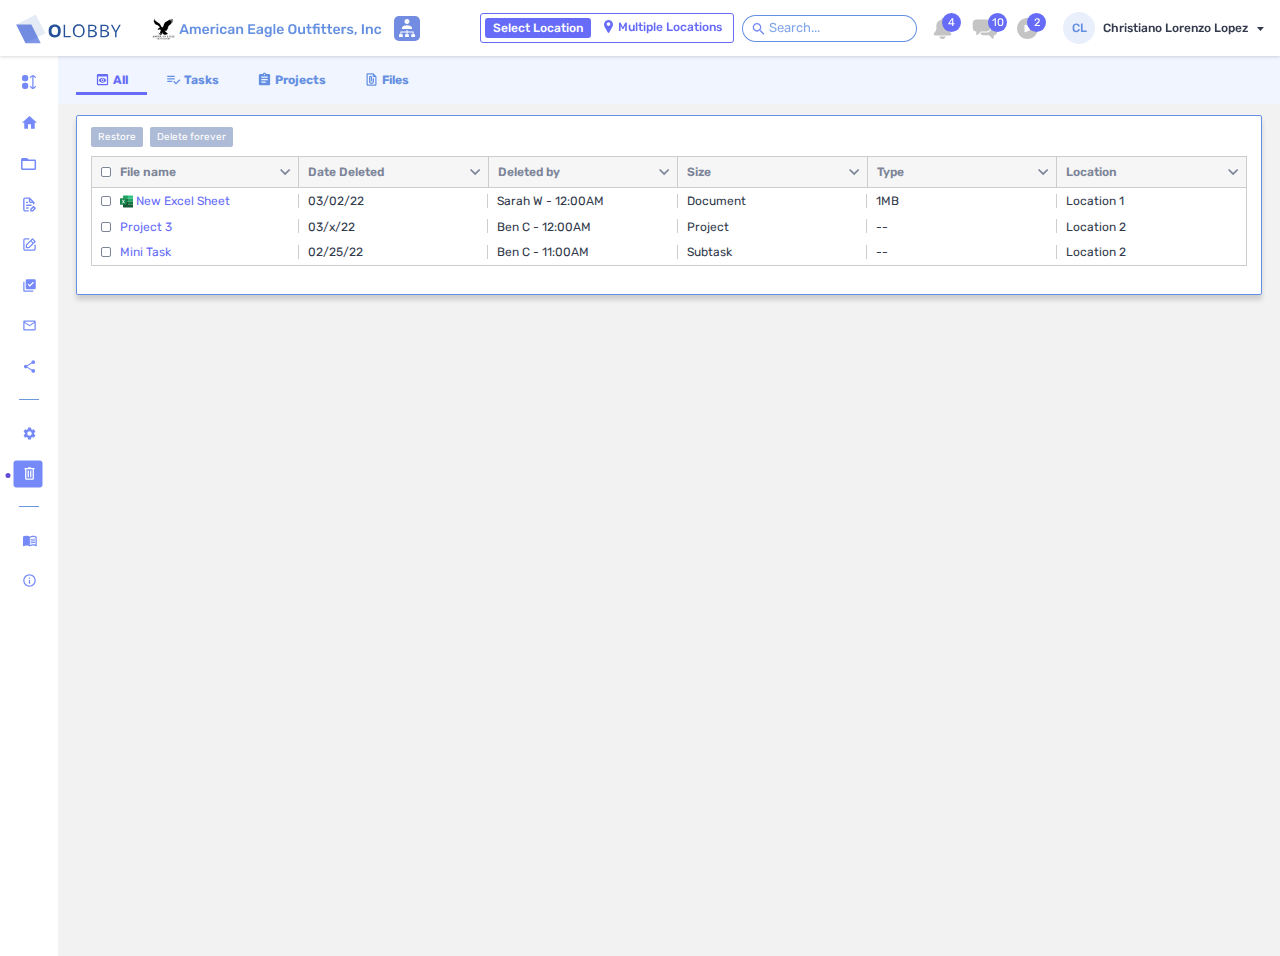
<file: trash.html>
<!DOCTYPE html>
<html lang="en">
<head>
    <meta charset="utf-8" />
    <title>OLOBBY Dashboard</title>
    <meta name="viewport" content="width=device-width, initial-scale=1.0, user-scalable=0">
    <meta name="description" content=""/>
    <meta name="keywords" content=""/>
    <meta http-equiv="X-UA-Compatible" content="IE=edge"/>
    <!-- favicon -->
    <link rel="shortcut icon" href="assets/images/favicon.ico">
    <!-- css -->
    <link rel="stylesheet" type="text/css" href="assets/css/bootstrap.min.css" id="bootstrap-stylesheet"/>
    <link rel="stylesheet" type="text/css" href="assets/css/icons.min.css"/>
    <link rel="stylesheet" type="text/css" href="assets/css/app.css" id="app-stylesheet"/>

    <!-- devExpress -->
    <!-- <link rel="stylesheet" type="text/css" href="https://cdn3.devexpress.com/jslib/21.2.6/css/dx.common.css" /> -->
    <!-- <link rel="stylesheet" type="text/css" href="https://cdn3.devexpress.com/jslib/21.2.6/css/dx.light.css" /> -->
</head>

<body class="left-side-menu-sm enlarged">
    <!-- location_modal -->
    <div class="modal fade location_modal" tabindex="-1" role="dialog" aria-labelledby="myCenterModalLabel" aria-hidden="true">
        <div class="modal-dialog modal-sm modal-dialog-centered">
            <div class="modal-content">
                <div class="modal-header">
                    <h5 class="modal-title" id="myCenterModalLabel">Select Location</h5>
                    <button type="button" class="close" data-dismiss="modal" aria-hidden="true">
                        <img src="assets/images/icons/close_light.svg" alt="">
                    </button>
                </div>
                <div class="modal-body">
                    <form>
                        <div class="table-responsive">
                            <table class="table simple_table">
                                <thead>
                                    <tr>
                                        <th></th>
                                        <th>View</th>
                                        <th>Set as default</th>
                                    </tr>
                                </thead>
                                <tbody>
                                    <tr>
                                        <td><a href="#">Select All</a></td>
                                        <td class="text-center">
                                            <div class="checkbox checkbox-primary">
                                                <input id="checkbox2" type="checkbox">
                                                <label for="checkbox2"></label>
                                            </div>
                                        </td>
                                        <td class="text-center">
                                            <div class="checkbox checkbox-primary">
                                                <input id="checkbox3" type="checkbox">
                                                <label for="checkbox3"></label>
                                            </div>
                                        </td>
                                    </tr>
                                    <tr>
                                        <td>Location1</td>
                                        <td class="text-center">
                                            <div class="checkbox checkbox-primary">
                                                <input id="checkbox4" type="checkbox">
                                                <label for="checkbox4"></label>
                                            </div>
                                        </td>
                                        <td class="text-center">
                                            <div class="checkbox checkbox-primary">
                                                <input id="checkbox5" type="checkbox">
                                                <label for="checkbox5"></label>
                                            </div>
                                        </td>
                                    </tr>
                                    <tr>
                                        <td>Location2</td>
                                        <td class="text-center">
                                            <div class="checkbox checkbox-primary">
                                                <input id="checkbox6" type="checkbox">
                                                <label for="checkbox6"></label>
                                            </div>
                                        </td>
                                        <td class="text-center">
                                            <div class="checkbox checkbox-primary">
                                                <input id="checkbox7" type="checkbox">
                                                <label for="checkbox7"></label>
                                            </div>
                                        </td>
                                    </tr>
                                    <tr>
                                        <td>Location3</td>
                                        <td class="text-center">
                                            <div class="checkbox checkbox-primary">
                                                <input id="checkbox8" type="checkbox">
                                                <label for="checkbox8"></label>
                                            </div>
                                        </td>
                                        <td class="text-center">
                                            <div class="checkbox checkbox-primary">
                                                <input id="checkbox9" type="checkbox">
                                                <label for="checkbox9"></label>
                                            </div>
                                        </td>
                                    </tr>
                                </tbody>
                            </table>
                        </div>
                        <div class="btn-group">
                            <button type="button" class="btn btn-primary light_color" data-dismiss="modal" aria-hidden="true">Cancel</button>
                            <button type="button" class="btn btn-primary1">Save</button>
                        </div>
                    </form>
                </div>
            </div>
        </div>
    </div>
    <!-- stage_modal -->
    <div class="modal fade stage_modal" tabindex="-1" role="dialog" aria-labelledby="myCenterModalLabel" aria-hidden="true">
        <div class="modal-dialog modal-md modal-dialog-centered">
            <div class="modal-content">
                <div class="modal-header">
                    <h5 class="modal-title" id="myCenterModalLabel">Organizations</h5>
                    <button type="button" class="close" data-dismiss="modal" aria-hidden="true">
                        <img src="assets/images/icons/close_light.svg" alt="">
                    </button>
                </div>
                <div class="modal-body">
                    <ul class="list-unstyled mb-0 checklist_style">
                        <li>
                            <div class="checkbox checkbox-primary">
                                <input id="favorite_folder" type="checkbox">
                                <label for="favorite_folder">American Eagle Outfitters, Inc</label>
                            </div>
                        </li>
                        <li>
                            <div class="checkbox checkbox-primary">
                                <input id="favorite_folder" type="checkbox">
                                <label for="favorite_folder">ABC Company</label>
                            </div>
                        </li>
                        <li>
                            <div class="checkbox checkbox-primary">
                                <input id="favorite_folder" type="checkbox">
                                <label for="favorite_folder">Olobby India</label>
                            </div>
                        </li>
                        <li>
                            <div class="checkbox checkbox-primary">
                                <input id="favorite_folder" type="checkbox">
                                <label for="favorite_folder">Olobby Korea</label>
                            </div>
                        </li>
                        <li>
                            <div class="checkbox checkbox-primary">
                                <input id="favorite_folder" type="checkbox">
                                <label for="favorite_folder">Tags</label>
                            </div>
                        </li>
                    </ul>
                    <div class="btn-group float-right">
                        <button type="button" class="btn btn-primary light_color" data-dismiss="modal" aria-hidden="true">Cancel</button>
                        <button type="button" class="btn btn-primary" data-dismiss="modal" aria-hidden="true">Save</button>
                    </div>
                </div>
            </div>
        </div>
    </div>
    <!-- restore_modal -->
    <div class="modal fade restore_modal" tabindex="-1" role="dialog" aria-labelledby="myCenterModalLabel" aria-hidden="true">
        <div class="modal-dialog modal-md modal-dialog-centered">
            <div class="modal-content">
                <div class="modal-header">
                    <h5 class="modal-title" id="myCenterModalLabel">Restore</h5>
                    <button type="button" class="close" data-dismiss="modal" aria-hidden="true">
                        <img src="assets/images/icons/close_light.svg" alt="">
                    </button>
                </div>
                <div class="modal-body">
                    <h6 class="info_title"><img src="assets/images/icons/info_multiple_select.svg" alt=""> Selected item(s) will be restored</h6>
                    <form>
                        <div class="table-responsive">
                            <table class="table table-bordered simple_table simple_table1">
                                <thead>
                                    <tr>
                                        <th>Item Name</th>
                                        <th>Type</th>
                                        <th>Location</th>
                                    </tr>
                                </thead>
                                <tbody>
                                    <tr>
                                        <td>New Excel Sheet</td>
                                        <td>Document</td>
                                        <td>Location 2</td>
                                    </tr>
                                    <tr>
                                        <td>Project 3</td>
                                        <td>Project</td>
                                        <td>Location 2</td>
                                    </tr>
                                    <tr>
                                        <td>Mini Task</td>
                                        <td>Subtask</td>
                                        <td>Location 2</td>
                                    </tr>
                                </tbody>
                            </table>
                        </div>
                        <div class="btn-group">
                            <button type="button" class="btn btn-primary light_color" data-dismiss="modal" aria-hidden="true">Cancel</button>
                            <button type="button" class="btn btn-primary" data-dismiss="modal" aria-hidden="true">Restore</button>
                        </div>
                    </form>
                </div>
            </div>
        </div>
    </div>
    <!-- deleteForever_modal -->
    <div class="modal fade deleteForever_modal" tabindex="-1" role="dialog" aria-labelledby="myCenterModalLabel" aria-hidden="true">
        <div class="modal-dialog modal-md modal-dialog-centered">
            <div class="modal-content">
                <div class="modal-header">
                    <h5 class="modal-title" id="myCenterModalLabel">Delete Forever</h5>
                    <button type="button" class="close" data-dismiss="modal" aria-hidden="true">
                        <img src="assets/images/icons/close_light.svg" alt="">
                    </button>
                </div>
                <div class="modal-body">
                    <h6 class="info_title"><img src="assets/images/icons/info_multiple_select.svg" alt=""> Selected item(s) will be deleted permanently</h6>
                    <form>
                        <div class="table-responsive">
                            <table class="table table-bordered simple_table simple_table1">
                                <thead>
                                    <tr>
                                        <th>Item Name</th>
                                        <th>Type</th>
                                        <th>Location</th>
                                    </tr>
                                </thead>
                                <tbody>
                                    <tr>
                                        <td>New Excel Sheet</td>
                                        <td>Document</td>
                                        <td>Location 2</td>
                                    </tr>
                                    <tr>
                                        <td>Project 3</td>
                                        <td>Project</td>
                                        <td>Location 2</td>
                                    </tr>
                                    <tr>
                                        <td>Mini Task</td>
                                        <td>Subtask</td>
                                        <td>Location 2</td>
                                    </tr>
                                </tbody>
                            </table>
                        </div>
                        <div class="btn-group">
                            <button type="button" class="btn btn-primary light_color" data-dismiss="modal" aria-hidden="true">Cancel</button>
                            <button type="button" class="btn btn-primary" data-dismiss="modal" aria-hidden="true">Delete</button>
                        </div>
                    </form>
                </div>
            </div>
        </div>
    </div>

    <div id="wrapper">
        <!-- Topbar Start -->
        <div class="navbar-custom">
            <!-- LOGO -->
            <div class="logo-box">
                <a href="index.html" class="logo logo-dark">
                    <span class="logo-lg">
                        <img src="assets/images/olobby_logo.svg" alt="">
                    </span>
                    <span class="logo-sm">
                        <img src="assets/images/logo_sm.svg" alt="">
                    </span>
                </a>
            </div>

            <ul class="list-unstyled topnav-menu float-right mb-0">
                <!-- <li class="dropdown notification-list">
                    <a class="nav-link dropdown-toggle" data-toggle="dropdown" href="#" role="button" aria-haspopup="false" aria-expanded="false">
                        <i class="mdi mdi-bell noti-icon"></i>
                        <span class="badge badge-info rounded-circle noti-icon-badge">4</span>
                    </a>
                    <div class="dropdown-menu dropdown-menu-right dropdown-lg">
                        <div class="dropdown-item noti-title">
                            <h5 class="font-16 m-0">
                                <span class="float-right">
                                    <a href="#" class="text-dark">
                                        <small>Clear All</small>
                                    </a>
                                </span>Notification
                            </h5>
                        </div>

                        <div class="slimscroll noti-scroll">
                            <a href="javascript:void(0);" class="dropdown-item notify-item">
                                <div class="notify-icon bg-success"><i class="mdi mdi-comment-account-outline"></i></div>
                                <p class="notify-details">Caleb Flakelar commented on Admin<small class="text-muted">1 min ago</small></p>
                            </a>
                            <a href="javascript:void(0);" class="dropdown-item notify-item">
                                <div class="notify-icon bg-info"><i class="mdi mdi-account-plus"></i></div>
                                <p class="notify-details">New user registered.<small class="text-muted">5 hours ago</small></p>
                            </a>
                            <a href="javascript:void(0);" class="dropdown-item notify-item">
                                <div class="notify-icon bg-danger"><i class="mdi mdi-heart"></i></div>
                                <p class="notify-details">Carlos Crouch liked <b>Admin</b><small class="text-muted">3 days ago</small></p>
                            </a>
                            <a href="javascript:void(0);" class="dropdown-item notify-item">
                                <div class="notify-icon bg-warning"><i class="mdi mdi-comment-account-outline"></i></div>
                                <p class="notify-details">Caleb Flakelar commented on Admin<small class="text-muted">4 days ago</small></p>
                            </a>
                            <a href="javascript:void(0);" class="dropdown-item notify-item">
                                <div class="notify-icon bg-primary">
                                    <i class="mdi mdi-heart"></i>
                                </div>
                                <p class="notify-details">Carlos Crouch liked <b>Admin</b>
                                    <small class="text-muted">13 days ago</small>
                                </p>
                            </a>
                        </div>
                        <a href="javascript:void(0);" class="dropdown-item text-primary text-center notify-item notify-all ">
                            View all
                            <i class="fi-arrow-right"></i>
                        </a>
                    </div>
                </li> -->
                <li class="dropdown notification-list">
                    <a class="nav-link dropdown-toggle" data-toggle="dropdown" href="#" role="button" aria-haspopup="false" aria-expanded="false">
                        <img src="assets/images/icons/notification_bell.svg" alt="">
                        <span class="badge badge-info rounded-circle noti-icon-badge">4</span>
                    </a>
                    <div class="dropdown-menu dropdown-menu-right dropdown-lg">
                        <div class="dropdown-item noti-title">
                            <span>notifications</span>
                        </div>
                    </div>
                </li>
                <li class="dropdown notification-list">
                    <a class="nav-link dropdown-toggle" data-toggle="dropdown" href="#" role="button" aria-haspopup="false" aria-expanded="false">
                        <img src="assets/images/icons/chat.svg" alt="">
                        <span class="badge badge-info rounded-circle noti-icon-badge">10</span>
                    </a>
                    <div class="dropdown-menu dropdown-menu-right dropdown-lg">
                        <div class="dropdown-item noti-title">
                            <span>comments</span>
                        </div>
                    </div>
                </li>
                <li class="dropdown notification-list">
                    <a class="nav-link dropdown-toggle" data-toggle="dropdown" href="#" role="button" aria-haspopup="false" aria-expanded="false">
                        <img src="assets/images/icons/play_button.svg" alt="">
                        <span class="badge badge-info rounded-circle noti-icon-badge">2</span>
                    </a>
                    <div class="dropdown-menu dropdown-menu-right dropdown-lg">
                        <div class="dropdown-item noti-title">
                            <span>----</span>
                        </div>
                    </div>
                </li>
                <li class="dropdown notification-list">
                    <a class="nav-link dropdown-toggle nav-user mr-0" data-toggle="dropdown" href="#" role="button" aria-haspopup="false" aria-expanded="false">
                        <!-- <img src="assets/images/users/avatar-5.jpg" alt="user-image" class="rounded-circle"> -->
                        <figure class="rounded-circle">
                            <span>CL</span>
                            <!-- <img src="assets/images/users/avatar-5.jpg" alt="user-image" class="img-fluid"> -->
                        </figure>
                        <span class="pro-user-name user-name">
                            Christiano Lorenzo Lopez <img src="assets/images/icons/triangle_down.svg" alt="">
                        </span>
                    </a>
                    <div class="dropdown-menu dropdown-menu-right profile-dropdown">
                        <a href="javascript:void(0);" class="dropdown-item btn">
                            <span>Logout</span>
                            <img src="assets/images/icons/close.svg" class="float-right" alt="">
                        </a>
                        <div class="menu_links">
                            <a href="javascript:void(0);" class="dropdown-item notify-item">
                                <svg width="15" height="15" viewBox="0 0 15 15" fill="none" xmlns="http://www.w3.org/2000/svg">
                                    <path d="M14.1938 11.25H14.0625V10.2972C14.0625 9.86212 13.8896 9.44482 13.582 9.13714C13.2743 8.82947 12.857 8.65662 12.4219 8.65662C11.9868 8.65662 11.5695 8.82947 11.2618 9.13714C10.9541 9.44482 10.7812 9.86212 10.7812 10.2972V11.25H10.65C10.4363 11.2503 10.2314 11.3353 10.0802 11.4865C9.9291 11.6376 9.84406 11.8425 9.84375 12.0562V13.507C9.84406 13.9029 10.0015 14.2824 10.2814 14.5624C10.5613 14.8423 10.9409 14.9997 11.3367 15H13.507C13.9029 14.9997 14.2825 14.8423 14.5624 14.5624C14.8423 14.2824 14.9997 13.9029 15 13.507V12.0562C14.9997 11.8425 14.9146 11.6376 14.7635 11.4865C14.6124 11.3353 14.4075 11.2503 14.1938 11.25ZM11.25 10.2972C11.25 9.98644 11.3735 9.68837 11.5932 9.4686C11.813 9.24883 12.1111 9.12537 12.4219 9.12537C12.7327 9.12537 13.0307 9.24883 13.2505 9.4686C13.4703 9.68837 13.5938 9.98644 13.5938 10.2972V11.25H11.25V10.2972ZM14.5312 13.507C14.5309 13.7786 14.4229 14.0389 14.2309 14.2309C14.0389 14.4229 13.7786 14.5309 13.507 14.5312H11.3367C11.0652 14.5309 10.8048 14.4229 10.6128 14.2309C10.4208 14.0389 10.3128 13.7786 10.3125 13.507V12.0562C10.3125 11.9667 10.3481 11.8809 10.4114 11.8176C10.4746 11.7543 10.5605 11.7187 10.65 11.7187H14.1938C14.2833 11.7187 14.3691 11.7543 14.4324 11.8176C14.4957 11.8809 14.5312 11.9667 14.5312 12.0562V13.507Z" fill="black"/>
                                    <path d="M12.4219 12.0797C12.2658 12.0794 12.1146 12.134 11.9946 12.2339C11.8747 12.3338 11.7937 12.4727 11.7658 12.6263C11.7379 12.7798 11.7648 12.9383 11.8419 13.0741C11.919 13.2098 12.0413 13.3141 12.1875 13.3688V13.8282C12.1875 13.8903 12.2122 13.9499 12.2561 13.9939C12.3001 14.0378 12.3597 14.0625 12.4219 14.0625C12.484 14.0625 12.5436 14.0378 12.5876 13.9939C12.6316 13.9499 12.6562 13.8903 12.6562 13.8282V13.3688C12.8024 13.3141 12.9248 13.2098 13.0018 13.0741C13.0789 12.9383 13.1059 12.7798 13.0779 12.6263C13.05 12.4727 12.969 12.3338 12.8491 12.2339C12.7292 12.134 12.578 12.0794 12.4219 12.0797ZM12.4219 12.5485C12.461 12.5485 12.4993 12.5601 12.5319 12.5818C12.5645 12.6036 12.5899 12.6345 12.6048 12.6707C12.6198 12.7069 12.6238 12.7467 12.6161 12.7851C12.6085 12.8236 12.5896 12.8589 12.5619 12.8866C12.5342 12.9142 12.4989 12.9331 12.4605 12.9408C12.4221 12.9484 12.3823 12.9445 12.3461 12.9295C12.3099 12.9145 12.279 12.8891 12.2572 12.8565C12.2354 12.824 12.2238 12.7857 12.2238 12.7465C12.2238 12.694 12.2447 12.6436 12.2818 12.6065C12.319 12.5693 12.3693 12.5485 12.4219 12.5485Z" fill="black"/>
                                    <path d="M6.79696 7.89629C7.43254 7.89674 8.0585 8.05151 8.62107 8.34728C9.18363 8.64306 9.66597 9.071 10.0266 9.59434C10.0435 9.62095 10.0657 9.64387 10.0916 9.66174C10.1176 9.67961 10.1469 9.69205 10.1778 9.69833C10.2087 9.70461 10.2405 9.70458 10.2714 9.69826C10.3023 9.69195 10.3316 9.67946 10.3576 9.66156C10.3835 9.64365 10.4056 9.6207 10.4225 9.59406C10.4393 9.56743 10.4507 9.53767 10.4557 9.50656C10.4608 9.47545 10.4596 9.44362 10.4521 9.413C10.4447 9.38237 10.4311 9.35357 10.4122 9.32832C9.83167 8.48698 8.97588 7.87445 7.99227 7.59629C8.48996 7.32965 8.88433 6.9044 9.11276 6.38806C9.3412 5.87171 9.39061 5.29385 9.25315 4.74622C9.11569 4.19859 8.79925 3.71256 8.35405 3.36529C7.90885 3.01803 7.36041 2.82943 6.79578 2.82943C6.23116 2.82943 5.68272 3.01803 5.23752 3.36529C4.79232 3.71256 4.47587 4.19859 4.33842 4.74622C4.20096 5.29385 4.25037 5.87171 4.47881 6.38806C4.70724 6.9044 5.10161 7.32965 5.5993 7.59629C4.75531 7.83706 4.00266 8.32485 3.43817 8.99689C2.87368 9.66893 2.52316 10.4945 2.43172 11.3674C1.67327 10.6447 1.1061 9.74508 0.781086 8.74916C0.456076 7.75325 0.3834 6.69223 0.569579 5.6613C0.755759 4.63037 1.19497 3.66179 1.8478 2.84246C2.50063 2.02314 3.34666 1.37871 4.30997 0.966991C5.27328 0.555275 6.32374 0.389154 7.36708 0.483536C8.41043 0.577918 9.41402 0.929849 10.2878 1.50775C11.1616 2.08565 11.8783 2.87144 12.3735 3.79462C12.8687 4.71779 13.1269 5.74947 13.1251 6.79707C13.1252 7.22688 13.082 7.65561 12.9962 8.07676C12.9879 8.1076 12.9859 8.13982 12.9905 8.17143C12.9951 8.20305 13.0061 8.23339 13.0228 8.2606C13.0396 8.2878 13.0617 8.3113 13.0879 8.32965C13.114 8.34799 13.1436 8.3608 13.1749 8.36728C13.2062 8.37376 13.2385 8.37377 13.2698 8.36733C13.3011 8.36088 13.3307 8.34811 13.3569 8.32979C13.383 8.31147 13.4052 8.288 13.4219 8.26081C13.4387 8.23362 13.4498 8.20329 13.4544 8.17168C13.7595 6.69243 13.5633 5.15366 12.8966 3.79836C12.2299 2.44305 11.1308 1.34842 9.77275 0.687297C8.41472 0.0261737 6.87517 -0.163774 5.39717 0.147445C3.91918 0.458665 2.58695 1.25332 1.61084 2.40594C0.634731 3.55856 0.0703509 5.00347 0.00681299 6.51254C-0.0567249 8.02161 0.384199 9.50885 1.25997 10.7394C2.13573 11.97 3.39645 12.8739 4.84305 13.3082C6.28965 13.7426 7.83972 13.6827 9.24852 13.1381C9.30474 13.1145 9.34956 13.0699 9.37344 13.0138C9.39732 12.9577 9.3984 12.8945 9.37644 12.8376C9.35448 12.7807 9.3112 12.7346 9.25581 12.7091C9.20042 12.6836 9.13727 12.6807 9.07977 12.701C8.05389 13.0969 6.94255 13.2187 5.85528 13.0543C4.76801 12.8899 3.74235 12.445 2.87938 11.7635C2.89414 10.7337 3.31321 9.75104 4.04614 9.02754C4.77907 8.30404 5.76708 7.89772 6.79696 7.89629ZM4.73211 5.3627C4.73211 4.95431 4.85321 4.5551 5.0801 4.21554C5.30699 3.87597 5.62947 3.61132 6.00677 3.45503C6.38408 3.29875 6.79925 3.25786 7.19979 3.33753C7.60033 3.41721 7.96825 3.61386 8.25702 3.90264C8.54579 4.19141 8.74245 4.55933 8.82212 4.95987C8.9018 5.36041 8.8609 5.77558 8.70462 6.15288C8.54834 6.53018 8.28368 6.85267 7.94412 7.07955C7.60456 7.30644 7.20534 7.42754 6.79696 7.42754C6.24952 7.42692 5.72468 7.20918 5.33758 6.82208C4.95048 6.43498 4.73273 5.91014 4.73211 5.3627Z" fill="black"/>
                                </svg>
                                <span>Admin Manager</span>
                            </a>
                            <a href="user_settings.html" class="dropdown-item notify-item">
                                <svg width="15" height="15" viewBox="0 0 15 15" fill="none" xmlns="http://www.w3.org/2000/svg">
                                    <path d="M9.25 8.75H8.975C8.87156 8.75019 8.77903 8.68566 8.7435 8.5885C8.713 8.5085 8.68025 8.43025 8.645 8.35275C8.60119 8.2585 8.62119 8.14691 8.695 8.07375L8.891 7.8775C9.18197 7.58397 9.18144 7.11059 8.88975 6.81775L8.18325 6.11125C7.89003 5.81975 7.41647 5.81975 7.12325 6.11125L6.92725 6.307C6.85394 6.38053 6.74253 6.4005 6.64825 6.357C6.57075 6.32175 6.4925 6.289 6.41225 6.257C6.31459 6.22172 6.24963 6.12884 6.25 6.025V5.75C6.25 5.33578 5.91422 5 5.5 5H4.5C4.08578 5 3.75 5.33578 3.75 5.75V6.025C3.75019 6.12844 3.68566 6.22097 3.5885 6.2565C3.5085 6.287 3.43025 6.31975 3.35275 6.355C3.25847 6.39859 3.14703 6.37862 3.07375 6.305L2.8775 6.109C2.58431 5.81769 2.11094 5.81769 1.81775 6.109L1.11125 6.81775C0.81975 7.11097 0.81975 7.58453 1.11125 7.87775L1.307 8.07375C1.38081 8.14691 1.40081 8.2585 1.357 8.35275C1.32175 8.43025 1.289 8.5085 1.25825 8.58875C1.22247 8.68647 1.12906 8.75106 1.025 8.75H0.75C0.335781 8.75 0 9.08578 0 9.5V10.5C0 10.9142 0.335781 11.25 0.75 11.25H1.025C1.12844 11.2498 1.22097 11.3143 1.2565 11.4115C1.287 11.4915 1.31975 11.5698 1.355 11.6473C1.39881 11.7415 1.37881 11.8531 1.305 11.9263L1.109 12.1225C0.817688 12.4157 0.817688 12.8891 1.109 13.1823L1.8155 13.8888C2.10872 14.1803 2.58228 14.1803 2.8755 13.8888L3.0715 13.693C3.14481 13.6195 3.25622 13.5995 3.3505 13.643C3.428 13.6782 3.50625 13.711 3.5865 13.743C3.68466 13.7779 3.75019 13.8708 3.75 13.975V14.25C3.75 14.6642 4.08578 15 4.5 15H5.5C5.91422 15 6.25 14.6642 6.25 14.25V13.975C6.24981 13.8716 6.31434 13.779 6.4115 13.7435C6.4915 13.713 6.56975 13.6803 6.64725 13.645C6.74153 13.6014 6.85297 13.6214 6.92625 13.695L7.1225 13.891C7.41609 14.1818 7.88934 14.1813 8.18225 13.8897L8.88875 13.1833C9.18025 12.89 9.18025 12.4165 8.88875 12.1233L8.693 11.9272C8.61919 11.8541 8.59919 11.7425 8.643 11.6482C8.67825 11.5707 8.711 11.4925 8.743 11.4122C8.77828 11.3146 8.87116 11.2496 8.975 11.25H9.25C9.66422 11.25 10 10.9142 10 10.5V9.5C10 9.08578 9.66422 8.75 9.25 8.75ZM9.5 10.5C9.5 10.6381 9.38806 10.75 9.25 10.75H8.975C8.66422 10.7512 8.38609 10.9432 8.275 11.2335C8.2485 11.3035 8.21984 11.3724 8.189 11.4403C8.06047 11.724 8.12009 12.0576 8.339 12.2793L8.5345 12.475C8.63219 12.5726 8.63228 12.7309 8.53469 12.8286C8.53462 12.8286 8.53456 12.8287 8.5345 12.8287L7.828 13.5352C7.73038 13.6328 7.57212 13.6328 7.4745 13.5352L7.2785 13.3395C7.05697 13.1204 6.72322 13.0608 6.4395 13.1895C6.37175 13.2203 6.30275 13.249 6.23325 13.2755C5.94322 13.3866 5.75125 13.6644 5.75 13.975V14.25C5.75 14.3881 5.63806 14.5 5.5 14.5H4.5C4.36194 14.5 4.25 14.3881 4.25 14.25V13.975C4.24884 13.6642 4.05675 13.3861 3.7665 13.275C3.6965 13.2485 3.62759 13.2198 3.55975 13.189C3.276 13.0605 2.94241 13.1202 2.72075 13.339L2.525 13.5345C2.42744 13.6322 2.26912 13.6323 2.17144 13.5347C2.17138 13.5346 2.17131 13.5346 2.17125 13.5345L1.46475 12.8287C1.36716 12.7311 1.36716 12.5729 1.46475 12.4753L1.6605 12.2793C1.87941 12.0576 1.93903 11.724 1.8105 11.4403C1.77975 11.3725 1.751 11.3035 1.7245 11.234C1.61369 10.9437 1.33575 10.7514 1.025 10.75H0.75C0.611938 10.75 0.5 10.6381 0.5 10.5V9.5C0.5 9.36194 0.611938 9.25 0.75 9.25H1.025C1.33578 9.24884 1.61391 9.05675 1.725 8.7665C1.7515 8.6965 1.78016 8.62759 1.811 8.55975C1.93953 8.276 1.87988 7.94237 1.661 7.72075L1.4645 7.525C1.36681 7.42744 1.36672 7.26912 1.46431 7.17144C1.46438 7.17137 1.46444 7.17131 1.4645 7.17125L2.171 6.46475C2.26863 6.36716 2.42687 6.36716 2.5245 6.46475L2.7205 6.6605C2.94203 6.87959 3.27578 6.93925 3.5595 6.8105C3.62725 6.77975 3.69625 6.751 3.76575 6.7245C4.05619 6.61378 4.24859 6.33581 4.25 6.025V5.75C4.25 5.61194 4.36194 5.5 4.5 5.5H5.5C5.63806 5.5 5.75 5.61194 5.75 5.75V6.025C5.75116 6.33578 5.94325 6.61391 6.2335 6.725C6.3035 6.7515 6.37241 6.78016 6.44025 6.811C6.72397 6.93975 7.05772 6.88009 7.27925 6.661L7.475 6.4655C7.573 6.36856 7.73075 6.36856 7.82875 6.4655L8.53525 7.172C8.63284 7.26962 8.63284 7.42787 8.53525 7.5255L8.3395 7.7215C8.12063 7.94313 8.06097 8.27675 8.1895 8.5605C8.22025 8.62825 8.249 8.69725 8.2755 8.76675C8.38656 9.05678 8.66444 9.24875 8.975 9.25H9.25C9.38806 9.25 9.5 9.36194 9.5 9.5V10.5Z" fill="black"/>
                                    <path d="M7.24502 9.9C7.24252 9.84 7.23827 9.78026 7.23102 9.72075C7.22302 9.65675 7.21352 9.59325 7.20027 9.531C7.19152 9.49025 7.18002 9.45 7.16902 9.4095C7.15502 9.358 7.13927 9.30725 7.12177 9.25725C7.10952 9.2225 7.09677 9.188 7.08377 9.15375C7.05158 9.07369 7.01477 8.99553 6.97352 8.91975C6.97026 8.914 6.96827 8.90775 6.96502 8.902C6.89998 8.78625 6.82467 8.67653 6.74002 8.57425C6.73276 8.56525 6.72452 8.55675 6.71702 8.548C6.68252 8.50725 6.64702 8.46775 6.60977 8.43C6.59027 8.40975 6.56977 8.39075 6.54927 8.37125C6.52427 8.348 6.49926 8.325 6.47427 8.303C6.44392 8.27666 6.41301 8.25116 6.38152 8.2265L6.34052 8.196C5.95367 7.90625 5.48333 7.74975 5.00002 7.75C4.97502 7.75 4.95002 7.75375 4.92502 7.75475C4.87177 7.75625 4.81827 7.75925 4.76452 7.76475C4.73627 7.76775 4.70777 7.771 4.67952 7.775C4.59802 7.78572 4.51714 7.80084 4.43727 7.82025C3.23348 8.13131 2.5098 9.35938 2.82086 10.5632C3.02586 11.3564 3.64561 11.9757 4.43902 12.18C4.44302 12.18 4.44726 12.1813 4.45151 12.1823C4.53786 12.2038 4.62533 12.2205 4.71352 12.2323C4.77176 12.2395 4.83002 12.241 4.88852 12.2438C4.92752 12.2458 4.96352 12.2515 5.00427 12.2515C5.07552 12.2515 5.14951 12.2468 5.22501 12.2393C5.23302 12.2393 5.24102 12.237 5.25002 12.236C5.31077 12.2293 5.37227 12.2203 5.43501 12.2078C5.46002 12.203 5.48326 12.1968 5.50726 12.1913C5.55127 12.181 5.59502 12.1703 5.64001 12.157C5.67501 12.1465 5.70902 12.1343 5.74326 12.1223C5.77751 12.1103 5.81301 12.0973 5.84852 12.0838C5.88401 12.0703 5.91377 12.0548 5.94602 12.0398C5.98802 12.0205 6.02977 12.0015 6.07102 11.979H6.07252C6.30583 11.8541 6.52133 11.6985 6.71327 11.5163C6.76511 11.4679 6.8102 11.4127 6.84727 11.3523C7.04239 11.0394 7.17058 10.6896 7.22377 10.3248C7.23077 10.2765 7.23702 10.2283 7.24077 10.179C7.24427 10.1338 7.24677 10.0888 7.24777 10.0438C7.24777 10.0295 7.24977 10.016 7.24977 10.0018C7.25002 9.96651 7.24652 9.93401 7.24502 9.9ZM6.74677 10.0638C6.74677 10.0845 6.74502 10.1053 6.74377 10.1258C6.73927 10.1863 6.73152 10.2468 6.72127 10.3075C6.62783 10.8273 6.30511 11.2773 5.84277 11.5325C5.81177 11.5488 5.78127 11.564 5.75077 11.578L5.73002 11.588C5.58477 11.6539 5.43145 11.7004 5.27402 11.726C5.26302 11.7278 5.25177 11.7298 5.24051 11.7313C5.20926 11.7358 5.17851 11.7395 5.14801 11.7423C5.10776 11.7458 5.06727 11.7478 5.02602 11.7485C5.00852 11.7485 4.99127 11.7485 4.97377 11.7485C4.91461 11.7478 4.85555 11.7442 4.79677 11.7375L4.76676 11.734C4.69801 11.725 4.62983 11.7122 4.56252 11.6955C3.6262 11.4559 3.06145 10.5025 3.30108 9.56622C3.45942 8.94753 3.94223 8.46422 4.56077 8.30525V8.305C4.70439 8.26878 4.85189 8.25028 5.00002 8.25C5.07148 8.25041 5.14289 8.25525 5.21376 8.2645C5.23276 8.26675 5.25151 8.27025 5.27026 8.273C5.32427 8.2815 5.37777 8.29225 5.43052 8.30575C5.44777 8.31025 5.46501 8.31425 5.48201 8.319C5.61495 8.35738 5.74292 8.41125 5.86327 8.4795C5.88251 8.49075 5.90127 8.5025 5.92027 8.51425C5.95977 8.53925 5.99802 8.56425 6.03577 8.59275C6.05602 8.6075 6.07652 8.622 6.09602 8.63775C6.14508 8.67694 6.19205 8.71866 6.23677 8.76275C6.25452 8.78075 6.27077 8.8005 6.28802 8.81925C6.31677 8.8505 6.34477 8.8825 6.37152 8.91625C6.39002 8.9395 6.40777 8.9635 6.42527 8.98775C6.45027 9.02375 6.47527 9.06125 6.49777 9.09925C6.51027 9.12 6.52277 9.14025 6.53552 9.1615C6.56777 9.22085 6.59648 9.28204 6.62152 9.34475C6.63152 9.36975 6.64002 9.39475 6.64902 9.41975C6.66527 9.46575 6.67927 9.51225 6.69152 9.55925C6.69777 9.58425 6.70477 9.6065 6.71002 9.63075C6.72461 9.69832 6.7352 9.76669 6.74177 9.83551C6.74326 9.85375 6.74327 9.87226 6.74452 9.89051C6.74802 9.94801 6.74902 10.0058 6.74677 10.0638Z" fill="black"/>
                                    <path d="M14.25 5.25H13.4638C13.3589 5.25106 13.2651 5.18503 13.2308 5.086C13.1532 4.85378 13.0594 4.62728 12.95 4.40825C12.9036 4.31366 12.9229 4.19994 12.998 4.126L13.5555 3.56775C13.8481 3.27491 13.8481 2.80034 13.5555 2.5075L12.4925 1.44625C12.1997 1.15363 11.7251 1.15363 11.4323 1.44625L10.875 2.00325C10.8012 2.07831 10.6876 2.09775 10.593 2.0515C10.3739 1.94153 10.1474 1.84722 9.91501 1.76925C9.81557 1.73522 9.74907 1.64134 9.75001 1.53625V0.75C9.75001 0.335781 9.41423 0 9.00001 0H7.50001C7.08579 0 6.75001 0.335781 6.75001 0.75V1.53625C6.75108 1.64109 6.68508 1.73488 6.58601 1.76925C6.35376 1.84719 6.12726 1.94144 5.90826 2.05125C5.81367 2.09784 5.69989 2.0785 5.62601 2.00325L5.06776 1.44575C4.77458 1.15397 4.3007 1.15397 4.00751 1.44575L2.94651 2.50675C2.65373 2.79963 2.65373 3.27437 2.94651 3.56725L3.76626 4.3885C3.86542 4.48456 4.0237 4.48206 4.11976 4.38287C4.21348 4.28613 4.2137 4.1325 4.12026 4.0355L3.30001 3.2145C3.20242 3.11687 3.20242 2.95863 3.30001 2.861L4.36101 1.8C4.45864 1.70241 4.61689 1.70241 4.71451 1.8L5.27301 2.3575C5.49898 2.58481 5.84523 2.64163 6.13201 2.4985C6.33004 2.39934 6.53479 2.31422 6.74476 2.24375C7.04783 2.14116 7.25133 1.85622 7.25001 1.53625V0.75C7.25001 0.611938 7.36195 0.5 7.50001 0.5H9.00001C9.13807 0.5 9.25001 0.611938 9.25001 0.75V1.53625C9.24873 1.85616 9.45223 2.141 9.75526 2.2435C9.96532 2.314 10.1702 2.39919 10.3683 2.4985C10.6551 2.64088 11.0009 2.584 11.227 2.35725L11.7855 1.8C11.8831 1.70241 12.0414 1.70241 12.139 1.8L13.2 2.86125C13.2974 2.95884 13.2974 3.11691 13.2 3.2145L12.6425 3.773C12.4154 3.99909 12.3586 4.34519 12.5015 4.632C12.6007 4.83003 12.6858 5.03478 12.7563 5.24475C12.8588 5.54787 13.1438 5.75138 13.4638 5.75H14.25C14.3881 5.75 14.5 5.86194 14.5 6V7.5C14.5 7.63806 14.3881 7.75 14.25 7.75H13.4638C13.1439 7.74872 12.859 7.95222 12.7565 8.25525C12.686 8.46531 12.6008 8.67016 12.5015 8.86825C12.3589 9.15506 12.4158 9.50097 12.6428 9.727L13.2003 10.2855C13.2979 10.3831 13.2979 10.5414 13.2003 10.639L12.1388 11.7C12.0412 11.7974 11.8831 11.7974 11.7855 11.7L10.964 10.8802C10.8679 10.7811 10.7097 10.7786 10.6105 10.8746C10.5113 10.9707 10.5088 11.129 10.6049 11.2281C10.6069 11.2302 10.6089 11.2323 10.611 11.2343L11.4323 12.054C11.7251 12.3466 12.1997 12.3466 12.4925 12.054L13.5535 10.9932C13.8463 10.7004 13.8463 10.2256 13.5535 9.93275L12.9968 9.375C12.9218 9.30112 12.9024 9.18759 12.9485 9.093C13.0585 8.87394 13.1528 8.64738 13.2308 8.415C13.2648 8.31556 13.3587 8.24906 13.4638 8.25H14.25C14.6642 8.25 15 7.91422 15 7.5V6C15 5.58578 14.6642 5.25 14.25 5.25Z" fill="black"/>
                                    <path d="M10.548 4.45199C9.27807 3.18471 7.22194 3.18471 5.952 4.45199C5.8561 4.5513 5.85885 4.70958 5.95816 4.80549C6.05503 4.89905 6.20863 4.89905 6.3055 4.80549C7.37222 3.72436 9.11338 3.71271 10.1945 4.77942C11.2756 5.84614 11.2873 7.5873 10.2206 8.66842C10.2119 8.67717 10.2033 8.68586 10.1945 8.69449C10.0952 8.79042 10.0924 8.94867 10.1884 9.04799C10.2843 9.1473 10.4426 9.15005 10.5419 9.05411C10.5439 9.05211 10.546 9.05005 10.548 9.04799C11.8153 7.77805 11.8153 5.72192 10.548 4.45199Z" fill="black"/>
                                </svg>
                                <span>User Settings</span>
                            </a>
                            <a href="javascript:void(0);" class="dropdown-item notify-item">
                                <svg width="15" height="15" viewBox="0 0 15 15" fill="none" xmlns="http://www.w3.org/2000/svg">
                                    <path d="M0.93747 1.64764C0.681836 1.64764 0.468262 1.86122 0.468262 2.11686V10.5457C0.468262 10.8013 0.681836 11.0149 0.93747 11.0149H14.062C14.3176 11.0149 14.5308 10.8013 14.5308 10.5457V2.11686C14.5308 1.86122 14.3176 1.64764 14.062 1.64764H0.93747ZM0.93747 2.11686H14.062V10.5457H0.93747V2.11686ZM7.49951 3.72404C6.06225 3.72404 4.89255 4.89422 4.89255 6.33149C4.89255 7.76876 6.06225 8.93844 7.49951 8.93844C8.93677 8.93844 10.1069 7.76876 10.1069 6.33149C10.1069 4.89422 8.93677 3.72404 7.49951 3.72404ZM7.49951 4.1928C8.68344 4.1928 9.63818 5.14756 9.63818 6.33149C9.63818 7.51542 8.68344 8.46968 7.49951 8.46968C6.31558 8.46968 5.3613 7.51542 5.3613 6.33149C5.3613 5.14756 6.31558 4.1928 7.49951 4.1928ZM6.67783 4.92478C6.54642 4.92212 6.43881 5.02866 6.43933 5.16008V7.50243C6.43863 7.6931 6.6536 7.8049 6.8092 7.69469L8.46173 6.52329C8.59332 6.42985 8.59332 6.2345 8.46173 6.14106L6.8092 4.96782C6.77073 4.94062 6.72495 4.92555 6.67783 4.92475V4.92478ZM6.90808 5.61324L7.92203 6.33149L6.90808 7.04925V5.61324ZM0.717743 12.8867H6.83209C6.92979 13.158 7.18812 13.3554 7.49127 13.3554C7.79442 13.3554 8.05321 13.158 8.15137 12.8867H14.2662C14.5857 12.8937 14.5857 12.4108 14.2662 12.4179H8.15182C8.05408 12.1462 7.79497 11.9492 7.49127 11.9492C7.18757 11.9492 6.92892 12.1462 6.83163 12.4179H0.706528C0.390077 12.4394 0.411851 12.8944 0.717743 12.8867ZM7.49127 12.3643C7.65271 12.3643 7.78012 12.4899 7.78012 12.6514C7.78012 12.8128 7.65271 12.9402 7.49127 12.9402C7.32983 12.9402 7.2038 12.8128 7.2038 12.6514C7.2038 12.4899 7.32983 12.3643 7.49127 12.3643Z" fill="black"/>
                                </svg>
                                <span>Onboarding Tutorial</span>
                            </a>
                        </div>
                    </div>
                </li>
            </ul>

            <ul class="list-unstyled topnav-menu topnav-menu-left m-0">
                <li class="mainNav">
                    <button class="menu-mobile button-menu-mobile">
                        <img src="assets/images/icons/menu_burger.svg" alt="">
                    </button>
                </li>
                <li class="secondLogo d-none d-lg-block">
                    <img src="assets/images/american_eagle_outfitters_logo.png" alt="">
                </li>
                <li data-toggle="modal" data-target=".stage_modal">
                    <button class="button-menu-mobile" data-toggle="tooltip" data-placement="bottom" title="" data-original-title="Stage">
                        <img src="assets/images/icons/stage_icon.svg" alt="">
                    </button>
                </li>
                <li class="d-flex align-items-center float-right">
                    <div class="location_box style1 d-none d-xl-block">
                        <a href="javascript:void(0);" class="btn btn-primary" data-toggle="modal" data-target=".location_modal">Select Location</a>
                        <p class="text-truncate"><img src="assets/images/icons/location_pin.svg" alt=""> Multiple Locations</p>
                    </div>
                    <div class="d-none d-sm-block">
                        <form class="app-search">
                            <div class="app-search-box">
                                <div class="input-group">
                                    <div class="input-group-append">
                                        <button class="btn" type="submit">
                                            <img src="assets/images/icons/search.svg" alt="">
                                        </button>
                                    </div>
                                    <input type="text" class="form-control" placeholder="Search...">
                                </div>
                            </div>
                        </form>
                    </div>
                </li>
            </ul>
        </div>

        <!-- Left Sidebar Start -->
        <div class="left-side-menu">
            <div id="sidebar-menu">
                <ul class="metismenu" id="side-menu">
                    <!-- <li class="menu-title">Navigation</li> -->
                    <li>
                        <a href="#" data-toggle="tooltip" data-placement="right" title="" data-original-title="Rearrange icons">
                            <svg width="14" height="14" viewBox="0 0 14 14" fill="none" xmlns="http://www.w3.org/2000/svg">
                                <path d="M2.26256 14H3.95954C5.20915 14 6.22216 12.987 6.22216 11.7374V10.0404C6.22216 8.79082 5.20915 7.77781 3.95954 7.77781H2.26256C1.01295 7.77781 -6.10352e-05 8.79082 -6.10352e-05 10.0404V11.7374C-6.10352e-05 12.987 1.01295 14 2.26256 14Z" fill="#758AF8"/>
                                <path d="M2.26256 6.22226H3.95954C5.20915 6.22226 6.22216 5.20925 6.22216 3.95964V2.26266C6.22216 1.01305 5.20915 3.71933e-05 3.95954 3.71933e-05H2.26256C1.01295 3.71933e-05 -6.10352e-05 1.01305 -6.10352e-05 2.26266V3.95964C-6.10352e-05 5.20925 1.01295 6.22226 2.26256 6.22226Z" fill="#758AF8"/>
                                <path d="M12.9376 2.84299L11.511 1.50723V12.492L12.9376 11.1562C13.1807 10.9285 13.5747 10.9286 13.8176 11.1565C14.0606 11.3844 14.0604 11.7538 13.8173 11.9816L12.2078 13.4883C11.4791 14.1706 10.2986 14.1706 9.56988 13.4883L7.96037 11.9816C7.71726 11.7538 7.71711 11.3844 7.96004 11.1565C8.20298 10.9286 8.59698 10.9285 8.84009 11.1562L10.2667 12.492V1.50723L8.84009 2.84299C8.5968 3.07075 8.20266 3.07047 7.95972 2.84241C7.71679 2.61432 7.71708 2.24479 7.96034 2.01703L9.56985 0.510361C10.2994 -0.170079 11.4782 -0.170079 12.2078 0.510361L13.8173 2.01703C14.0606 2.24479 14.0608 2.61432 13.8179 2.84241C13.575 3.07047 13.1809 3.07075 12.9376 2.84299Z" fill="#758AF8"/>
                            </svg>
                        </a>
                    </li>
                    <li>
                        <a href="index.html" data-toggle="tooltip" data-placement="right" title="" data-original-title="Dashboard">
                            <svg width="15" height="13" viewBox="0 0 15 13" fill="none" xmlns="http://www.w3.org/2000/svg">
                                <path d="M6 12.75V8.25H9V12.75H12.75V6.75H15L7.5 0L0 6.75H2.25V12.75H6Z" fill="#758AF8"/>
                            </svg>
                        </a>
                    </li>
                    <li>
                        <a href="files_and_docs.html" data-toggle="tooltip" data-placement="right" title="" data-original-title="Files & Docs">
                            <svg width="16" height="12" viewBox="0 0 16 12" fill="none" xmlns="http://www.w3.org/2000/svg">
                                <path d="M13.5718 1.5H7.55933L6.0562 0H1.54683C0.720108 0 0.0512168 0.675 0.0512168 1.5L0.0437012 10.5C0.0437012 11.325 0.720108 12 1.54683 12H13.5718C14.3985 12 15.075 11.325 15.075 10.5V3C15.075 2.175 14.3985 1.5 13.5718 1.5ZM13.5718 10.5H1.54683V3H13.5718V10.5Z" fill="#758AF8"/>
                            </svg>
                        </a>
                    </li>
                    <li>
                        <a href="task_management.html" data-toggle="tooltip" data-placement="right" title="" data-original-title="Tasks">
                            <svg width="17" height="17" viewBox="0 0 17 17" fill="none" xmlns="http://www.w3.org/2000/svg">
                                <path d="M14.6696 11.8363L12.9554 10.1221C12.8896 10.0557 12.8112 10.003 12.7249 9.96704C12.6386 9.93108 12.546 9.91256 12.4525 9.91256C12.359 9.91256 12.2664 9.93108 12.1801 9.96704C12.0938 10.003 12.0154 10.0557 11.9496 10.1221L9.41375 12.6579C9.3481 12.7241 9.29616 12.8026 9.26091 12.8889C9.22566 12.9752 9.20779 13.0676 9.20833 13.1608V14.875C9.20833 15.0629 9.28296 15.243 9.4158 15.3759C9.54864 15.5087 9.7288 15.5833 9.91667 15.5833H11.6308C11.7241 15.5839 11.8165 15.566 11.9028 15.5308C11.9891 15.4955 12.0676 15.4436 12.1337 15.3779L14.6696 12.8421C14.736 12.7762 14.7887 12.6979 14.8246 12.6116C14.8606 12.5253 14.8791 12.4327 14.8791 12.3392C14.8791 12.2457 14.8606 12.1531 14.8246 12.0668C14.7887 11.9804 14.736 11.9021 14.6696 11.8363V11.8363ZM11.3333 14.1667H10.625V13.4583L12.4525 11.6308L13.1608 12.3392L11.3333 14.1667ZM7.08333 14.1667H4.25C4.06214 14.1667 3.88197 14.092 3.74913 13.9592C3.61629 13.8264 3.54167 13.6462 3.54167 13.4583V3.54167C3.54167 3.35381 3.61629 3.17364 3.74913 3.0408C3.88197 2.90797 4.06214 2.83334 4.25 2.83334H7.79167V4.95834C7.79167 5.52192 8.01555 6.06243 8.41406 6.46094C8.81258 6.85946 9.35308 7.08334 9.91667 7.08334H12.0417V7.79167C12.0417 7.97953 12.1163 8.1597 12.2491 8.29254C12.382 8.42538 12.5621 8.5 12.75 8.5C12.9379 8.5 13.118 8.42538 13.2509 8.29254C13.3837 8.1597 13.4583 7.97953 13.4583 7.79167V6.375C13.4583 6.375 13.4583 6.375 13.4583 6.3325C13.451 6.26743 13.4367 6.20333 13.4158 6.14126V6.0775C13.3818 6.00467 13.3363 5.93773 13.2812 5.87917L9.03125 1.62917C8.9727 1.57407 8.90575 1.52865 8.83292 1.49459C8.81177 1.49159 8.79031 1.49159 8.76917 1.49459L8.5425 1.41667H4.25C3.68641 1.41667 3.14591 1.64056 2.7474 2.03907C2.34888 2.43758 2.125 2.97809 2.125 3.54167V13.4583C2.125 14.0219 2.34888 14.5624 2.7474 14.9609C3.14591 15.3595 3.68641 15.5833 4.25 15.5833H7.08333C7.27119 15.5833 7.45136 15.5087 7.5842 15.3759C7.71704 15.243 7.79167 15.0629 7.79167 14.875C7.79167 14.6871 7.71704 14.507 7.5842 14.3741C7.45136 14.2413 7.27119 14.1667 7.08333 14.1667ZM9.20833 3.83209L11.0429 5.66667H9.91667C9.7288 5.66667 9.54864 5.59204 9.4158 5.45921C9.28296 5.32637 9.20833 5.1462 9.20833 4.95834V3.83209ZM5.66667 9.91667H9.91667C10.1045 9.91667 10.2847 9.84204 10.4175 9.70921C10.5504 9.57637 10.625 9.3962 10.625 9.20834C10.625 9.02048 10.5504 8.84031 10.4175 8.70747C10.2847 8.57463 10.1045 8.5 9.91667 8.5H5.66667C5.4788 8.5 5.29864 8.57463 5.1658 8.70747C5.03296 8.84031 4.95833 9.02048 4.95833 9.20834C4.95833 9.3962 5.03296 9.57637 5.1658 9.70921C5.29864 9.84204 5.4788 9.91667 5.66667 9.91667ZM5.66667 7.08334H6.375C6.56286 7.08334 6.74303 7.00871 6.87587 6.87587C7.00871 6.74303 7.08333 6.56287 7.08333 6.375C7.08333 6.18714 7.00871 6.00698 6.87587 5.87414C6.74303 5.7413 6.56286 5.66667 6.375 5.66667H5.66667C5.4788 5.66667 5.29864 5.7413 5.1658 5.87414C5.03296 6.00698 4.95833 6.18714 4.95833 6.375C4.95833 6.56287 5.03296 6.74303 5.1658 6.87587C5.29864 7.00871 5.4788 7.08334 5.66667 7.08334ZM7.08333 11.3333H5.66667C5.4788 11.3333 5.29864 11.408 5.1658 11.5408C5.03296 11.6736 4.95833 11.8538 4.95833 12.0417C4.95833 12.2295 5.03296 12.4097 5.1658 12.5425C5.29864 12.6754 5.4788 12.75 5.66667 12.75H7.08333C7.27119 12.75 7.45136 12.6754 7.5842 12.5425C7.71704 12.4097 7.79167 12.2295 7.79167 12.0417C7.79167 11.8538 7.71704 11.6736 7.5842 11.5408C7.45136 11.408 7.27119 11.3333 7.08333 11.3333Z" fill="#758AF8"/>
                            </svg>
                        </a>
                    </li>
                    <li>
                        <a href="#" data-toggle="tooltip" data-placement="right" title="" data-original-title="Notes">
                            <svg width="15" height="15" viewBox="0 0 15 15" fill="none" xmlns="http://www.w3.org/2000/svg">
                                <path d="M13.125 7.49999C12.9592 7.49999 12.8003 7.56584 12.6831 7.68305C12.5658 7.80026 12.5 7.95923 12.5 8.12499V11.875C12.5 12.0408 12.4342 12.1997 12.3169 12.3169C12.1997 12.4341 12.0408 12.5 11.875 12.5H3.125C2.95924 12.5 2.80027 12.4341 2.68306 12.3169C2.56585 12.1997 2.5 12.0408 2.5 11.875V3.12499C2.5 2.95923 2.56585 2.80026 2.68306 2.68305C2.80027 2.56584 2.95924 2.49999 3.125 2.49999H6.875C7.04076 2.49999 7.19973 2.43414 7.31694 2.31693C7.43415 2.19972 7.5 2.04075 7.5 1.87499C7.5 1.70923 7.43415 1.55026 7.31694 1.43305C7.19973 1.31584 7.04076 1.24999 6.875 1.24999H3.125C2.62772 1.24999 2.15081 1.44754 1.79917 1.79917C1.44754 2.1508 1.25 2.62771 1.25 3.12499V11.875C1.25 12.3723 1.44754 12.8492 1.79917 13.2008C2.15081 13.5524 2.62772 13.75 3.125 13.75H11.875C12.3723 13.75 12.8492 13.5524 13.2008 13.2008C13.5525 12.8492 13.75 12.3723 13.75 11.875V8.12499C13.75 7.95923 13.6842 7.80026 13.5669 7.68305C13.4497 7.56584 13.2908 7.49999 13.125 7.49999ZM3.75 7.97499V10.625C3.75 10.7908 3.81585 10.9497 3.93306 11.0669C4.05027 11.1841 4.20924 11.25 4.375 11.25H7.025C7.10725 11.2505 7.18879 11.2347 7.26494 11.2036C7.34109 11.1725 7.41035 11.1267 7.46875 11.0687L11.7938 6.73749L13.5687 4.99999C13.6273 4.94189 13.6738 4.87276 13.7056 4.7966C13.7373 4.72044 13.7536 4.63875 13.7536 4.55624C13.7536 4.47373 13.7373 4.39204 13.7056 4.31588C13.6738 4.23972 13.6273 4.17059 13.5687 4.11249L10.9187 1.43124C10.8606 1.37266 10.7915 1.32617 10.7154 1.29444C10.6392 1.2627 10.5575 1.24637 10.475 1.24637C10.3925 1.24637 10.3108 1.2627 10.2346 1.29444C10.1585 1.32617 10.0894 1.37266 10.0312 1.43124L8.26875 3.19999L3.93125 7.53124C3.87332 7.58964 3.8275 7.6589 3.79639 7.73505C3.76529 7.8112 3.74952 7.89274 3.75 7.97499V7.97499ZM10.475 2.75624L12.2438 4.52499L11.3563 5.41249L9.5875 3.64374L10.475 2.75624ZM5 8.23124L8.70625 4.52499L10.475 6.29374L6.76875 9.99999H5V8.23124Z" fill="#758AF8"/>
                            </svg>
                        </a>
                    </li>
                    <li>
                        <a href="workflow.html" data-toggle="tooltip" data-placement="right" title="" data-original-title="Workflow">
                            <svg width="15" height="15" viewBox="0 0 15 15" fill="none" xmlns="http://www.w3.org/2000/svg">
                                <path d="M12.5 1.25H5C4.3125 1.25 3.75 1.8125 3.75 2.5V10C3.75 10.6875 4.3125 11.25 5 11.25H12.5C13.1875 11.25 13.75 10.6875 13.75 10V2.5C13.75 1.8125 13.1875 1.25 12.5 1.25ZM7.79375 8.75L5.625 6.5625L6.5 5.68125L7.79375 6.98125L11 3.75L11.875 4.63125L7.79375 8.75ZM2.5 3.75H1.25V12.5C1.25 13.1875 1.8125 13.75 2.5 13.75H11.25V12.5H2.5V3.75Z" fill="#758AF8"/>
                            </svg>
                        </a>
                    </li>
                    <li>
                        <a href="#" data-toggle="tooltip" data-placement="right" title="" data-original-title="Mail">
                            <svg width="15" height="15" viewBox="0 0 15 15" fill="none" xmlns="http://www.w3.org/2000/svg">
                                <path d="M12.5 2.5H2.5C1.8125 2.5 1.25625 3.0625 1.25625 3.75L1.25 11.25C1.25 11.9375 1.8125 12.5 2.5 12.5H12.5C13.1875 12.5 13.75 11.9375 13.75 11.25V3.75C13.75 3.0625 13.1875 2.5 12.5 2.5ZM12.5 11.25H2.5V5L7.5 8.125L12.5 5V11.25ZM7.5 6.875L2.5 3.75H12.5L7.5 6.875Z" fill="#758AF8"/>
                            </svg>
                        </a>
                    </li>
                    <li>
                        <a href="#" data-toggle="tooltip" data-placement="right" title="" data-original-title="File Share">
                            <svg width="15" height="15" viewBox="0 0 15 15" fill="none" xmlns="http://www.w3.org/2000/svg">
                                <path d="M11.25 10.05C10.775 10.05 10.35 10.2375 10.025 10.5313L5.56875 7.9375C5.6 7.79375 5.625 7.65 5.625 7.5C5.625 7.35 5.6 7.20625 5.56875 7.0625L9.975 4.49375C10.3125 4.80625 10.7563 5 11.25 5C12.2875 5 13.125 4.1625 13.125 3.125C13.125 2.0875 12.2875 1.25 11.25 1.25C10.2125 1.25 9.375 2.0875 9.375 3.125C9.375 3.275 9.4 3.41875 9.43125 3.5625L5.025 6.13125C4.6875 5.81875 4.24375 5.625 3.75 5.625C2.7125 5.625 1.875 6.4625 1.875 7.5C1.875 8.5375 2.7125 9.375 3.75 9.375C4.24375 9.375 4.6875 9.18125 5.025 8.86875L9.475 11.4688C9.44375 11.6 9.425 11.7375 9.425 11.875C9.425 12.8813 10.2437 13.7 11.25 13.7C12.2563 13.7 13.075 12.8813 13.075 11.875C13.075 10.8688 12.2563 10.05 11.25 10.05Z" fill="#758AF8"/>
                            </svg>
                        </a>
                    </li>
                    <hr class="divider"/>
                    <li>
                        <a href="#" data-toggle="tooltip" data-placement="right" title="" data-original-title="">
                            <svg width="15" height="15" viewBox="0 0 15 15" fill="none" xmlns="http://www.w3.org/2000/svg">
                                <path d="M11.9625 8.0875C11.9875 7.9 12 7.70625 12 7.5C12 7.3 11.9875 7.1 11.9563 6.9125L13.225 5.925C13.3375 5.8375 13.3688 5.66875 13.3 5.54375L12.1 3.46875C12.025 3.33125 11.8688 3.2875 11.7313 3.33125L10.2375 3.93125C9.92501 3.69375 9.59376 3.49375 9.22501 3.34375L9.00001 1.75625C8.97501 1.60625 8.85001 1.5 8.70001 1.5H6.30001C6.15001 1.5 6.03126 1.60625 6.00626 1.75625L5.78126 3.34375C5.41251 3.49375 5.07501 3.7 4.76876 3.93125L3.27501 3.33125C3.13751 3.28125 2.98126 3.33125 2.90626 3.46875L1.71251 5.54375C1.63751 5.675 1.66251 5.8375 1.78751 5.925L3.05626 6.9125C3.02501 7.1 3.00001 7.30625 3.00001 7.5C3.00001 7.69375 3.01251 7.9 3.04376 8.0875L1.77501 9.075C1.66251 9.1625 1.63126 9.33125 1.70001 9.45625L2.90001 11.5313C2.97501 11.6688 3.13126 11.7125 3.26876 11.6688L4.76251 11.0688C5.07501 11.3063 5.40626 11.5063 5.77501 11.6563L6.00001 13.2438C6.03126 13.3938 6.15001 13.5 6.30001 13.5H8.70001C8.85001 13.5 8.97501 13.3938 8.99376 13.2438L9.21876 11.6563C9.58751 11.5063 9.92501 11.3063 10.2313 11.0688L11.725 11.6688C11.8625 11.7188 12.0188 11.6688 12.0938 11.5313L13.2938 9.45625C13.3688 9.31875 13.3375 9.1625 13.2188 9.075L11.9625 8.0875ZM7.50001 9.75C6.26251 9.75 5.25001 8.7375 5.25001 7.5C5.25001 6.2625 6.26251 5.25 7.50001 5.25C8.73751 5.25 9.75001 6.2625 9.75001 7.5C9.75001 8.7375 8.73751 9.75 7.50001 9.75Z" fill="#758AF8"/>
                            </svg>
                        </a>
                        <ul class="nav-second-level circle_icons" aria-expanded="false">
                            <li>
                                <a href="location.html" data-toggle="tooltip" data-placement="right" title="" data-original-title="Location">
                                    <svg width="11" height="15" viewBox="0 0 11 15" fill="none" xmlns="http://www.w3.org/2000/svg">
                                        <path d="M5.5 0C2.45929 0 0 2.3475 0 5.25C0 9.1875 5.5 15 5.5 15C5.5 15 11 9.1875 11 5.25C11 2.3475 8.54071 0 5.5 0ZM5.5 7.125C4.41571 7.125 3.53571 6.285 3.53571 5.25C3.53571 4.215 4.41571 3.375 5.5 3.375C6.58429 3.375 7.46429 4.215 7.46429 5.25C7.46429 6.285 6.58429 7.125 5.5 7.125Z" fill="#758AF8"/>
                                    </svg>
                                </a>
                            </li>
                            <li>
                                <a href="users.html" data-toggle="tooltip" data-placement="right" title="" data-original-title="Users">
                                    <svg width="17" height="17" viewBox="0 0 17 17" fill="none" xmlns="http://www.w3.org/2000/svg">
                                        <path d="M8.33333 0C3.73333 0 0 3.73333 0 8.33333C0 12.9333 3.73333 16.6667 8.33333 16.6667C12.9333 16.6667 16.6667 12.9333 16.6667 8.33333C16.6667 3.73333 12.9333 0 8.33333 0ZM11.3417 5.28333C12.2333 5.28333 12.95 6 12.95 6.89167C12.95 7.78334 12.2333 8.5 11.3417 8.5C10.45 8.5 9.73333 7.78334 9.73333 6.89167C9.725 6 10.45 5.28333 11.3417 5.28333ZM6.34167 3.96667C7.425 3.96667 8.30833 4.85 8.30833 5.93333C8.30833 7.01667 7.425 7.9 6.34167 7.9C5.25833 7.9 4.375 7.01667 4.375 5.93333C4.375 4.84167 5.25 3.96667 6.34167 3.96667ZM6.34167 11.575V14.7C4.34167 14.075 2.75833 12.5333 2.05833 10.5667C2.93333 9.63334 5.11667 9.15833 6.34167 9.15833C6.78333 9.15833 7.34167 9.225 7.925 9.34167C6.55833 10.0667 6.34167 11.025 6.34167 11.575ZM8.33333 15C8.10833 15 7.89167 14.9917 7.675 14.9667V11.575C7.675 10.3917 10.125 9.8 11.3417 9.8C12.2333 9.8 13.775 10.125 14.5417 10.7583C13.5667 13.2333 11.1583 15 8.33333 15Z" fill="#758AF8"/>
                                    </svg>
                                </a>
                            </li>
                            <li>
                                <a href="roles.html" data-toggle="tooltip" data-placement="right" title="" data-original-title="Roles">
                                    <svg width="14" height="15" viewBox="0 0 14 15" fill="none" xmlns="http://www.w3.org/2000/svg">
                                        <path d="M12 1.5H8.865C8.55 0.63 7.725 0 6.75 0C5.775 0 4.95 0.63 4.635 1.5H1.5C0.675 1.5 0 2.175 0 3V13.5C0 14.325 0.675 15 1.5 15H12C12.825 15 13.5 14.325 13.5 13.5V3C13.5 2.175 12.825 1.5 12 1.5ZM6.75 1.5C7.1625 1.5 7.5 1.8375 7.5 2.25C7.5 2.6625 7.1625 3 6.75 3C6.3375 3 6 2.6625 6 2.25C6 1.8375 6.3375 1.5 6.75 1.5ZM6.75 4.5C7.995 4.5 9 5.505 9 6.75C9 7.995 7.995 9 6.75 9C5.505 9 4.5 7.995 4.5 6.75C4.5 5.505 5.505 4.5 6.75 4.5ZM11.25 13.5H2.25V12.45C2.25 10.95 5.25 10.125 6.75 10.125C8.25 10.125 11.25 10.95 11.25 12.45V13.5Z" fill="#758AF8"/>
                                    </svg>
                                </a>
                            </li>
                            <li>
                                <a href="system_settings.html" data-toggle="tooltip" data-placement="right" title="" data-original-title="System Settings">
                                    <svg width="15" height="15" viewBox="0 0 15 15" fill="none" xmlns="http://www.w3.org/2000/svg">
                                        <path d="M11.9625 8.0875C11.9875 7.9 12 7.70625 12 7.5C12 7.3 11.9875 7.1 11.9563 6.9125L13.225 5.925C13.3375 5.8375 13.3688 5.66875 13.3 5.54375L12.1 3.46875C12.025 3.33125 11.8688 3.2875 11.7313 3.33125L10.2375 3.93125C9.92501 3.69375 9.59376 3.49375 9.22501 3.34375L9.00001 1.75625C8.97501 1.60625 8.85001 1.5 8.70001 1.5H6.30001C6.15001 1.5 6.03126 1.60625 6.00626 1.75625L5.78126 3.34375C5.41251 3.49375 5.07501 3.7 4.76876 3.93125L3.27501 3.33125C3.13751 3.28125 2.98126 3.33125 2.90626 3.46875L1.71251 5.54375C1.63751 5.675 1.66251 5.8375 1.78751 5.925L3.05626 6.9125C3.02501 7.1 3.00001 7.30625 3.00001 7.5C3.00001 7.69375 3.01251 7.9 3.04376 8.0875L1.77501 9.075C1.66251 9.1625 1.63126 9.33125 1.70001 9.45625L2.90001 11.5313C2.97501 11.6688 3.13126 11.7125 3.26876 11.6688L4.76251 11.0688C5.07501 11.3063 5.40626 11.5063 5.77501 11.6563L6.00001 13.2438C6.03126 13.3938 6.15001 13.5 6.30001 13.5H8.70001C8.85001 13.5 8.97501 13.3938 8.99376 13.2438L9.21876 11.6563C9.58751 11.5063 9.92501 11.3063 10.2313 11.0688L11.725 11.6688C11.8625 11.7188 12.0188 11.6688 12.0938 11.5313L13.2938 9.45625C13.3688 9.31875 13.3375 9.1625 13.2188 9.075L11.9625 8.0875ZM7.50001 9.75C6.26251 9.75 5.25001 8.7375 5.25001 7.5C5.25001 6.2625 6.26251 5.25 7.50001 5.25C8.73751 5.25 9.75001 6.2625 9.75001 7.5C9.75001 8.7375 8.73751 9.75 7.50001 9.75Z" fill="#758AF8"/>
                                    </svg>
                                </a>
                            </li>
                        </ul>
                    </li>
                    <li class="mm-active">
                        <a href="trash.html" data-toggle="tooltip" data-placement="right" title="" data-original-title="Trash">
                            <svg width="15" height="15" viewBox="0 0 15 15" fill="none" xmlns="http://www.w3.org/2000/svg">
                                <path d="M6.25 1.25L5.625 1.875H2.5V3.125H3.125V12.5C3.125 12.8264 3.24458 13.1591 3.48022 13.3948C3.71587 13.6304 4.04861 13.75 4.375 13.75H10.625C10.9514 13.75 11.2841 13.6304 11.5198 13.3948C11.7554 13.1591 11.875 12.8264 11.875 12.5V3.125H12.5V1.875H9.375L8.75 1.25H6.25ZM4.375 3.125H10.625V12.5H4.375V3.125ZM5.625 4.375V11.25H6.875V4.375H5.625ZM8.125 4.375V11.25H9.375V4.375H8.125Z" fill="#758AF8"/>
                            </svg>
                        </a>
                    </li>
                    <hr class="divider"/>
                    <li>
                        <a href="#" data-toggle="tooltip" data-placement="right" title="" data-original-title="User Manual">
                            <svg width="15" height="15" viewBox="0 0 15 15" fill="none" xmlns="http://www.w3.org/2000/svg">
                                <path d="M13.5 3.125C12.8062 2.90625 12.0437 2.8125 11.3125 2.8125C10.0938 2.8125 8.78125 3.0625 7.875 3.75C6.96875 3.0625 5.65625 2.8125 4.4375 2.8125C3.21875 2.8125 1.90625 3.0625 1 3.75V12.9062C1 13.0625 1.15625 13.2188 1.3125 13.2188C1.375 13.2188 1.40625 13.1875 1.46875 13.1875C2.3125 12.7812 3.53125 12.5 4.4375 12.5C5.65625 12.5 6.96875 12.75 7.875 13.4375C8.71875 12.9062 10.25 12.5 11.3125 12.5C12.3438 12.5 13.4062 12.6875 14.2812 13.1562C14.3438 13.1875 14.375 13.1875 14.4375 13.1875C14.5938 13.1875 14.75 13.0312 14.75 12.875V3.75C14.375 3.46875 13.9688 3.28125 13.5 3.125ZM13.5 11.5625C12.8125 11.3438 12.0625 11.25 11.3125 11.25C10.25 11.25 8.71875 11.6562 7.875 12.1875V5C8.71875 4.46875 10.25 4.0625 11.3125 4.0625C12.0625 4.0625 12.8125 4.15625 13.5 4.375V11.5625Z" fill="#758AF8"/>
                                <path d="M11.3125 6.5625C11.8625 6.5625 12.3937 6.61875 12.875 6.725V5.775C12.3812 5.68125 11.85 5.625 11.3125 5.625C10.25 5.625 9.2875 5.80625 8.5 6.14375V7.18125C9.20625 6.78125 10.1875 6.5625 11.3125 6.5625Z" fill="#758AF8"/>
                                <path d="M8.5 7.80626V8.84376C9.20625 8.44376 10.1875 8.22501 11.3125 8.22501C11.8625 8.22501 12.3937 8.28126 12.875 8.38751V7.43751C12.3812 7.34376 11.85 7.28751 11.3125 7.28751C10.25 7.28751 9.2875 7.47501 8.5 7.80626Z" fill="#758AF8"/>
                                <path d="M11.3125 8.95625C10.25 8.95625 9.2875 9.1375 8.5 9.475V10.5125C9.20625 10.1125 10.1875 9.89375 11.3125 9.89375C11.8625 9.89375 12.3937 9.95 12.875 10.0563V9.10625C12.3812 9.00625 11.85 8.95625 11.3125 8.95625Z" fill="#758AF8"/>
                            </svg>
                        </a>
                    </li>
                    <li>
                        <a href="#" data-toggle="tooltip" data-placement="right" title="" data-original-title="Help">
                            <svg width="15" height="15" viewBox="0 0 15 15" fill="none" xmlns="http://www.w3.org/2000/svg">
                                <path d="M6.875 4.375H8.125V5.625H6.875V4.375ZM6.875 6.875H8.125V10.625H6.875V6.875ZM7.5 1.25C4.05 1.25 1.25 4.05 1.25 7.5C1.25 10.95 4.05 13.75 7.5 13.75C10.95 13.75 13.75 10.95 13.75 7.5C13.75 4.05 10.95 1.25 7.5 1.25ZM7.5 12.5C4.74375 12.5 2.5 10.2563 2.5 7.5C2.5 4.74375 4.74375 2.5 7.5 2.5C10.2563 2.5 12.5 4.74375 12.5 7.5C12.5 10.2563 10.2563 12.5 7.5 12.5Z" fill="#758AF8"/>
                            </svg>
                        </a>
                    </li>
                </ul>
            </div>
            <div class="clearfix"></div>
        </div>
        
        <!-- Start Page Content here -->
        <div class="content-page">
            <div class="content p-0 fullWidth">
                <div class="container-fluid location_box d-block d-xl-none">
                    <div class="row">
                        <div class="col-xl-12 p-0 text-right">
                            <p>
                                <span><img src="assets/images/icons/location_pin.svg" alt=""> Selected Location: Multiple Locations</span>
                                <a href="javascript:void(0);" class="btn btn-primary" data-toggle="modal" data-target=".location_modal">Select Location</a>
                            </p>
                        </div>
                    </div>
                </div>
                <!-- Start container-fluid -->
                <div class="container-fluid">
                    <div class="row">
                        <div class="col-xl-12 p-0">
                            <ul class="nav nav-tabs tab_style1">
                                <li class="nav-item">
                                    <a href="#folderTab" data-toggle="tab" aria-expanded="false" class="nav-link active">
                                        <img src="assets/images/icons/preview.svg" alt=""><span>All</span>
                                    </a>
                                </li>
                                <li class="nav-item">
                                    <a href="#recentTab" data-toggle="tab" aria-expanded="false" class="nav-link">
                                        <img src="assets/images/icons/playlist_add_check.svg" alt=""><span>Tasks</span>
                                    </a>
                                </li>
                                <li class="nav-item">
                                    <a href="#favoriteTab" data-toggle="tab" aria-expanded="false" class="nav-link">
                                        <img src="assets/images/icons/assignment.svg" alt=""><span>Projects</span>
                                    </a>
                                </li>
                                <li class="nav-item">
                                    <a href="#documentsTab" data-toggle="tab" aria-expanded="false" class="nav-link">
                                        <img src="assets/images/icons/file_present.svg" alt=""><span>Files</span>
                                    </a>
                                </li>
                            </ul>
                            <div class="tab-content tabContent_style1 bg-transparent">
                                <div class="tab-pane active" id="folderTab">
                                    <div class="card style_2">
                                        <div class="card-body">
                                            <div class="btn-group btn-small">
                                                <a href="javascript:void(0);" class="btn btn-primary light_color" data-toggle="modal" data-target=".restore_modal">Restore</a>
                                                <a href="javascript:void(0);" class="btn btn-primary light_color" data-toggle="modal" data-target=".deleteForever_modal">Delete forever</a>
                                            </div>
                                            <div class="folder_table table_style4 table-responsive">
                                                <table class="table table-bordered table-hover_1">
                                                    <thead>
                                                        <tr>
                                                            <th>
                                                                <div class="checkbox checkbox-single checkbox-primary">
                                                                    <input id="allTab" type="checkbox">
                                                                    <label for="allTab"></label>
                                                                </div>
                                                                File name<a href="javascript:void(0);" class="filterArrow">
                                                                    <img src="assets/images/icons/angle_down.svg" alt="">
                                                                </a>
                                                            </th>
                                                            <th>
                                                                Date Deleted<a href="javascript:void(0);" class="filterArrow">
                                                                    <img src="assets/images/icons/angle_down.svg" alt="">
                                                                </a>
                                                            </th>
                                                            <th>
                                                                Deleted by<a href="javascript:void(0);" class="filterArrow">
                                                                    <img src="assets/images/icons/angle_down.svg" alt="">
                                                                </a>
                                                            </th>
                                                            <th>
                                                                Size<a href="javascript:void(0);" class="filterArrow">
                                                                    <img src="assets/images/icons/angle_down.svg" alt="">
                                                                </a>
                                                            </th>
                                                            <th>
                                                                Type<a href="javascript:void(0);" class="filterArrow">
                                                                    <img src="assets/images/icons/angle_down.svg" alt="">
                                                                </a>
                                                            </th>
                                                            <th>
                                                                Location<a href="javascript:void(0);" class="filterArrow">
                                                                    <img src="assets/images/icons/angle_down.svg" alt="">
                                                                </a>
                                                            </th>
                                                        </tr>
                                                    </thead>
                                                    <tbody>
                                                        <tr>
                                                            <td>
                                                                <div class="checkbox checkbox-single checkbox-primary">
                                                                    <input id="allTab" type="checkbox">
                                                                    <label for="allTab"></label>
                                                                </div>
                                                                <a href="#"><img src="assets/images/icons/excel_icon.svg" alt=""> New Excel Sheet</a>
                                                            </td>
                                                            <td>03/02/22</td>
                                                            <td>Sarah W - 12:00AM</td>
                                                            <td>Document</td>
                                                            <td>1MB</td>
                                                            <td>Location 1</td>
                                                        </tr>
                                                        <tr>
                                                            <td>
                                                                <div class="checkbox checkbox-single checkbox-primary">
                                                                    <input id="allTab" type="checkbox">
                                                                    <label for="allTab"></label>
                                                                </div>
                                                                <a href="#">Project 3</a>
                                                            </td>
                                                            <td>03/x/22</td>
                                                            <td>Ben C - 12:00AM</td>
                                                            <td>Project</td>
                                                            <td>--</td>
                                                            <td>Location 2</td>
                                                        </tr>
                                                        <tr>
                                                            <td>
                                                                <div class="checkbox checkbox-single checkbox-primary">
                                                                    <input id="allTab" type="checkbox">
                                                                    <label for="allTab"></label>
                                                                </div>
                                                                <a href="#">Mini Task</a>
                                                            </td>
                                                            <td>02/25/22</td>
                                                            <td>Ben C - 11:00AM</td>
                                                            <td>Subtask</td>
                                                            <td>--</td>
                                                            <td>Location 2</td>
                                                        </tr>
                                                    </tbody>
                                                </table>
                                            </div>
                                        </div>
                                    </div>
                                </div>
                            </div>
                        </div>
                    </div>
                </div>                    

                <!-- Footer Start -->
                <!-- <footer class="footer">
                    <div class="container-fluid">
                        <div class="row">
                            <div class="col-md-12">
                                2017 - 2020 &copy; Simple theme by <a href="#">Coderthemes</a>
                            </div>
                        </div>
                    </div>
                </footer> -->
            </div>
        </div>
    </div>

    <!---- js files/scripts ---->
    <!-- for jquery-ui search -->
    <script src="https://code.jquery.com/jquery-3.6.0.js"></script>
    <script src="assets/libs/jquery-ui/jquery-ui.min.js"></script>

    <script src="assets/libs/bootstrap-tagsinput/bootstrap-tagsinput.min.js"></script>
    <script src="assets/js/vendor.min.js"></script>
    <script src="assets/libs/bootstrap-filestyle2/bootstrap-filestyle.js"></script>
    <!-- <script src="assets/libs/morris-js/morris.min.js"></script>
    <script src="assets/libs/raphael/raphael.min.js"></script> -->
    <script src="assets/js/pages/dashboard.init.js"></script>
    <script src="assets/js/app.js"></script>

</body>
</html>
</file>
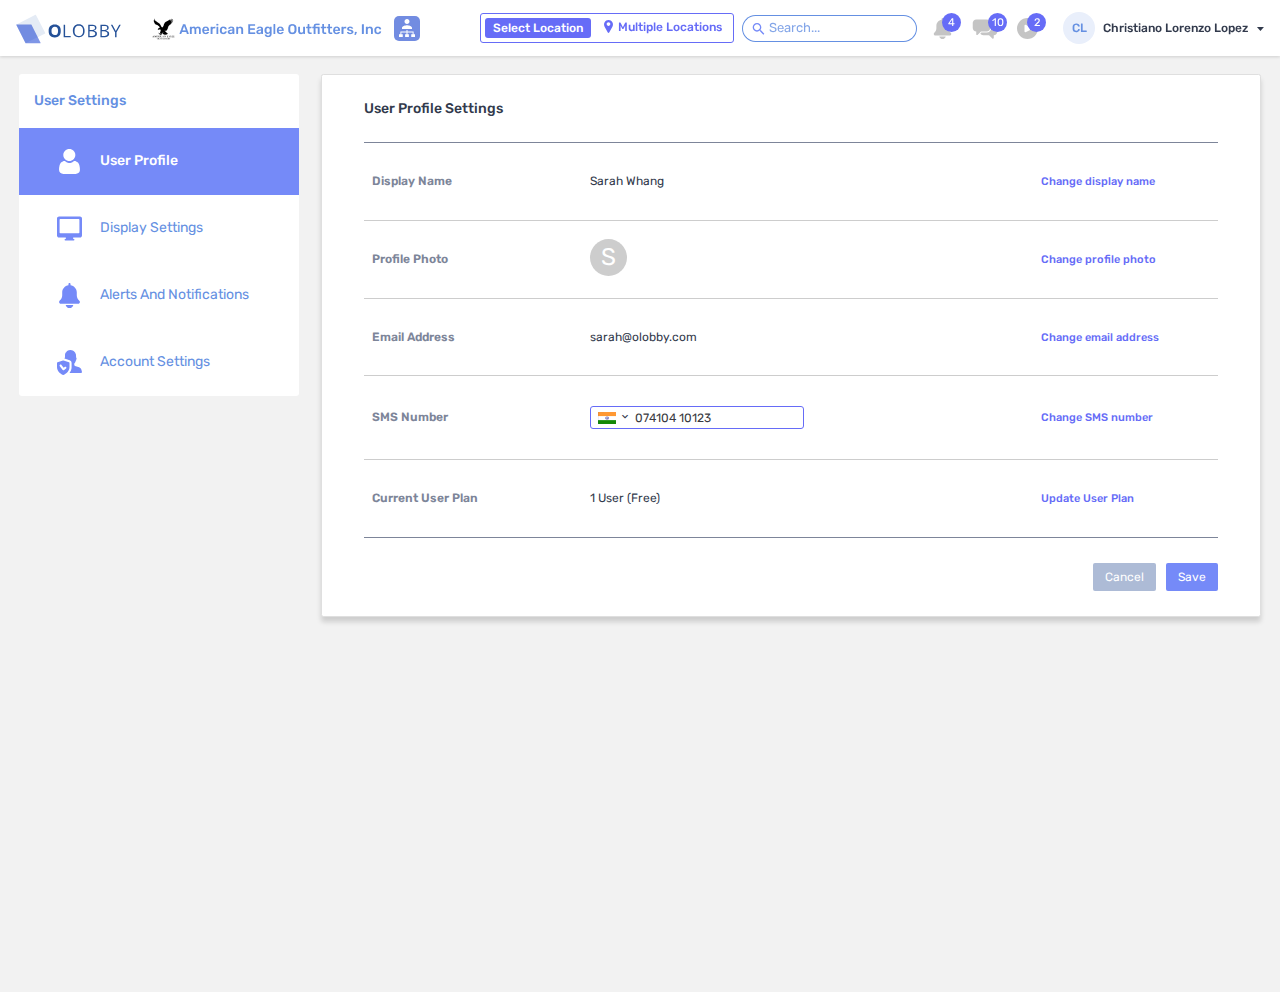
<file: user_settings.html>
<!DOCTYPE html>
<html lang="en">
<head>
    <meta charset="utf-8" />
    <title>OLOBBY Dashboard</title>
    <meta name="viewport" content="width=device-width, initial-scale=1.0, user-scalable=0">
    <meta name="description" content=""/>
    <meta name="keywords" content=""/>
    <meta http-equiv="X-UA-Compatible" content="IE=edge"/>
    <!-- favicon -->
    <link rel="shortcut icon" href="assets/images/favicon.ico">
    <!-- css -->
    <link rel="stylesheet" type="text/css" href="assets/css/bootstrap.min.css" id="bootstrap-stylesheet"/>
    <link rel="stylesheet" type="text/css" href="assets/css/icons.min.css"/>
    <link rel="stylesheet" type="text/css" href="assets/css/app.css" id="app-stylesheet"/>

    <!-- devExpress -->
    <!-- <link rel="stylesheet" type="text/css" href="https://cdn3.devexpress.com/jslib/21.2.6/css/dx.common.css" /> -->
    <!-- <link rel="stylesheet" type="text/css" href="https://cdn3.devexpress.com/jslib/21.2.6/css/dx.light.css" /> -->
</head>

<body class="left-side-menu-sm enlarged">
    <!-- location_modal -->
    <div class="modal fade location_modal" tabindex="-1" role="dialog" aria-labelledby="myCenterModalLabel" aria-hidden="true">
        <div class="modal-dialog modal-sm modal-dialog-centered">
            <div class="modal-content">
                <div class="modal-header">
                    <h5 class="modal-title" id="myCenterModalLabel">Select Location</h5>
                    <button type="button" class="close" data-dismiss="modal" aria-hidden="true">
                        <img src="assets/images/icons/close_light.svg" alt="">
                    </button>
                </div>
                <div class="modal-body">
                    <form>
                        <div class="table-responsive">
                            <table class="table simple_table">
                                <thead>
                                    <tr>
                                        <th></th>
                                        <th>View</th>
                                        <th>Set as default</th>
                                    </tr>
                                </thead>
                                <tbody>
                                    <tr>
                                        <td><a href="#">Select All</a></td>
                                        <td class="text-center">
                                            <div class="checkbox checkbox-primary">
                                                <input id="checkbox2" type="checkbox">
                                                <label for="checkbox2"></label>
                                            </div>
                                        </td>
                                        <td class="text-center">
                                            <div class="checkbox checkbox-primary">
                                                <input id="checkbox3" type="checkbox">
                                                <label for="checkbox3"></label>
                                            </div>
                                        </td>
                                    </tr>
                                    <tr>
                                        <td>Location1</td>
                                        <td class="text-center">
                                            <div class="checkbox checkbox-primary">
                                                <input id="checkbox4" type="checkbox">
                                                <label for="checkbox4"></label>
                                            </div>
                                        </td>
                                        <td class="text-center">
                                            <div class="checkbox checkbox-primary">
                                                <input id="checkbox5" type="checkbox">
                                                <label for="checkbox5"></label>
                                            </div>
                                        </td>
                                    </tr>
                                    <tr>
                                        <td>Location2</td>
                                        <td class="text-center">
                                            <div class="checkbox checkbox-primary">
                                                <input id="checkbox6" type="checkbox">
                                                <label for="checkbox6"></label>
                                            </div>
                                        </td>
                                        <td class="text-center">
                                            <div class="checkbox checkbox-primary">
                                                <input id="checkbox7" type="checkbox">
                                                <label for="checkbox7"></label>
                                            </div>
                                        </td>
                                    </tr>
                                    <tr>
                                        <td>Location3</td>
                                        <td class="text-center">
                                            <div class="checkbox checkbox-primary">
                                                <input id="checkbox8" type="checkbox">
                                                <label for="checkbox8"></label>
                                            </div>
                                        </td>
                                        <td class="text-center">
                                            <div class="checkbox checkbox-primary">
                                                <input id="checkbox9" type="checkbox">
                                                <label for="checkbox9"></label>
                                            </div>
                                        </td>
                                    </tr>
                                </tbody>
                            </table>
                        </div>
                        <div class="btn-group">
                            <button type="button" class="btn btn-primary light_color" data-dismiss="modal" aria-hidden="true">Cancel</button>
                            <button type="button" class="btn btn-primary1">Save</button>
                        </div>
                    </form>
                </div>
            </div>
        </div>
    </div>
    <!-- stage_modal -->
    <div class="modal fade stage_modal" tabindex="-1" role="dialog" aria-labelledby="myCenterModalLabel" aria-hidden="true">
        <div class="modal-dialog modal-md modal-dialog-centered">
            <div class="modal-content">
                <div class="modal-header">
                    <h5 class="modal-title" id="myCenterModalLabel">Organizations</h5>
                    <button type="button" class="close" data-dismiss="modal" aria-hidden="true">
                        <img src="assets/images/icons/close_light.svg" alt="">
                    </button>
                </div>
                <div class="modal-body">
                    <ul class="list-unstyled mb-0 checklist_style">
                        <li>
                            <div class="checkbox checkbox-primary">
                                <input id="favorite_folder" type="checkbox">
                                <label for="favorite_folder">American Eagle Outfitters, Inc</label>
                            </div>
                        </li>
                        <li>
                            <div class="checkbox checkbox-primary">
                                <input id="favorite_folder" type="checkbox">
                                <label for="favorite_folder">ABC Company</label>
                            </div>
                        </li>
                        <li>
                            <div class="checkbox checkbox-primary">
                                <input id="favorite_folder" type="checkbox">
                                <label for="favorite_folder">Olobby India</label>
                            </div>
                        </li>
                        <li>
                            <div class="checkbox checkbox-primary">
                                <input id="favorite_folder" type="checkbox">
                                <label for="favorite_folder">Olobby Korea</label>
                            </div>
                        </li>
                        <li>
                            <div class="checkbox checkbox-primary">
                                <input id="favorite_folder" type="checkbox">
                                <label for="favorite_folder">Tags</label>
                            </div>
                        </li>
                    </ul>
                    <div class="btn-group float-right">
                        <button type="button" class="btn btn-primary light_color" data-dismiss="modal" aria-hidden="true">Cancel</button>
                        <button type="button" class="btn btn-primary" data-dismiss="modal" aria-hidden="true">Save</button>
                    </div>
                </div>
            </div>
        </div>
    </div>

    <div id="wrapper">
        <!-- Topbar Start -->
        <div class="navbar-custom">
            <!-- LOGO -->
            <div class="logo-box">
                <a href="index.html" class="logo logo-dark">
                    <span class="logo-lg">
                        <img src="assets/images/olobby_logo.svg" alt="">
                    </span>
                    <span class="logo-sm">
                        <img src="assets/images/logo_sm.svg" alt="">
                    </span>
                </a>
            </div>

            <ul class="list-unstyled topnav-menu float-right mb-0">
                <!-- <li class="dropdown notification-list">
                    <a class="nav-link dropdown-toggle" data-toggle="dropdown" href="#" role="button" aria-haspopup="false" aria-expanded="false">
                        <i class="mdi mdi-bell noti-icon"></i>
                        <span class="badge badge-info rounded-circle noti-icon-badge">4</span>
                    </a>
                    <div class="dropdown-menu dropdown-menu-right dropdown-lg">
                        <div class="dropdown-item noti-title">
                            <h5 class="font-16 m-0">
                                <span class="float-right">
                                    <a href="#" class="text-dark">
                                        <small>Clear All</small>
                                    </a>
                                </span>Notification
                            </h5>
                        </div>

                        <div class="slimscroll noti-scroll">
                            <a href="javascript:void(0);" class="dropdown-item notify-item">
                                <div class="notify-icon bg-success"><i class="mdi mdi-comment-account-outline"></i></div>
                                <p class="notify-details">Caleb Flakelar commented on Admin<small class="text-muted">1 min ago</small></p>
                            </a>
                            <a href="javascript:void(0);" class="dropdown-item notify-item">
                                <div class="notify-icon bg-info"><i class="mdi mdi-account-plus"></i></div>
                                <p class="notify-details">New user registered.<small class="text-muted">5 hours ago</small></p>
                            </a>
                            <a href="javascript:void(0);" class="dropdown-item notify-item">
                                <div class="notify-icon bg-danger"><i class="mdi mdi-heart"></i></div>
                                <p class="notify-details">Carlos Crouch liked <b>Admin</b><small class="text-muted">3 days ago</small></p>
                            </a>
                            <a href="javascript:void(0);" class="dropdown-item notify-item">
                                <div class="notify-icon bg-warning"><i class="mdi mdi-comment-account-outline"></i></div>
                                <p class="notify-details">Caleb Flakelar commented on Admin<small class="text-muted">4 days ago</small></p>
                            </a>
                            <a href="javascript:void(0);" class="dropdown-item notify-item">
                                <div class="notify-icon bg-primary">
                                    <i class="mdi mdi-heart"></i>
                                </div>
                                <p class="notify-details">Carlos Crouch liked <b>Admin</b>
                                    <small class="text-muted">13 days ago</small>
                                </p>
                            </a>
                        </div>
                        <a href="javascript:void(0);" class="dropdown-item text-primary text-center notify-item notify-all ">
                            View all
                            <i class="fi-arrow-right"></i>
                        </a>
                    </div>
                </li> -->
                <li class="dropdown notification-list">
                    <a class="nav-link dropdown-toggle" data-toggle="dropdown" href="#" role="button" aria-haspopup="false" aria-expanded="false">
                        <img src="assets/images/icons/notification_bell.svg" alt="">
                        <span class="badge badge-info rounded-circle noti-icon-badge">4</span>
                    </a>
                    <div class="dropdown-menu dropdown-menu-right dropdown-lg">
                        <div class="dropdown-item noti-title">
                            <span>notifications</span>
                        </div>
                    </div>
                </li>
                <li class="dropdown notification-list">
                    <a class="nav-link dropdown-toggle" data-toggle="dropdown" href="#" role="button" aria-haspopup="false" aria-expanded="false">
                        <img src="assets/images/icons/chat.svg" alt="">
                        <span class="badge badge-info rounded-circle noti-icon-badge">10</span>
                    </a>
                    <div class="dropdown-menu dropdown-menu-right dropdown-lg">
                        <div class="dropdown-item noti-title">
                            <span>comments</span>
                        </div>
                    </div>
                </li>
                <li class="dropdown notification-list">
                    <a class="nav-link dropdown-toggle" data-toggle="dropdown" href="#" role="button" aria-haspopup="false" aria-expanded="false">
                        <img src="assets/images/icons/play_button.svg" alt="">
                        <span class="badge badge-info rounded-circle noti-icon-badge">2</span>
                    </a>
                    <div class="dropdown-menu dropdown-menu-right dropdown-lg">
                        <div class="dropdown-item noti-title">
                            <span>----</span>
                        </div>
                    </div>
                </li>
                <li class="dropdown notification-list">
                    <a class="nav-link dropdown-toggle nav-user mr-0" data-toggle="dropdown" href="#" role="button" aria-haspopup="false" aria-expanded="false">
                        <!-- <img src="assets/images/users/avatar-5.jpg" alt="user-image" class="rounded-circle"> -->
                        <figure class="rounded-circle">
                            <span>CL</span>
                            <!-- <img src="assets/images/users/avatar-5.jpg" alt="user-image" class="img-fluid"> -->
                        </figure>
                        <span class="pro-user-name user-name">
                            Christiano Lorenzo Lopez <img src="assets/images/icons/triangle_down.svg" alt="">
                        </span>
                    </a>
                    <div class="dropdown-menu dropdown-menu-right profile-dropdown">
                        <a href="javascript:void(0);" class="dropdown-item btn">
                            <span>Logout</span>
                            <img src="assets/images/icons/close.svg" class="float-right" alt="">
                        </a>
                        <div class="menu_links">
                            <a href="javascript:void(0);" class="dropdown-item notify-item">
                                <svg width="15" height="15" viewBox="0 0 15 15" fill="none" xmlns="http://www.w3.org/2000/svg">
                                    <path d="M14.1938 11.25H14.0625V10.2972C14.0625 9.86212 13.8896 9.44482 13.582 9.13714C13.2743 8.82947 12.857 8.65662 12.4219 8.65662C11.9868 8.65662 11.5695 8.82947 11.2618 9.13714C10.9541 9.44482 10.7812 9.86212 10.7812 10.2972V11.25H10.65C10.4363 11.2503 10.2314 11.3353 10.0802 11.4865C9.9291 11.6376 9.84406 11.8425 9.84375 12.0562V13.507C9.84406 13.9029 10.0015 14.2824 10.2814 14.5624C10.5613 14.8423 10.9409 14.9997 11.3367 15H13.507C13.9029 14.9997 14.2825 14.8423 14.5624 14.5624C14.8423 14.2824 14.9997 13.9029 15 13.507V12.0562C14.9997 11.8425 14.9146 11.6376 14.7635 11.4865C14.6124 11.3353 14.4075 11.2503 14.1938 11.25ZM11.25 10.2972C11.25 9.98644 11.3735 9.68837 11.5932 9.4686C11.813 9.24883 12.1111 9.12537 12.4219 9.12537C12.7327 9.12537 13.0307 9.24883 13.2505 9.4686C13.4703 9.68837 13.5938 9.98644 13.5938 10.2972V11.25H11.25V10.2972ZM14.5312 13.507C14.5309 13.7786 14.4229 14.0389 14.2309 14.2309C14.0389 14.4229 13.7786 14.5309 13.507 14.5312H11.3367C11.0652 14.5309 10.8048 14.4229 10.6128 14.2309C10.4208 14.0389 10.3128 13.7786 10.3125 13.507V12.0562C10.3125 11.9667 10.3481 11.8809 10.4114 11.8176C10.4746 11.7543 10.5605 11.7187 10.65 11.7187H14.1938C14.2833 11.7187 14.3691 11.7543 14.4324 11.8176C14.4957 11.8809 14.5312 11.9667 14.5312 12.0562V13.507Z" fill="black"/>
                                    <path d="M12.4219 12.0797C12.2658 12.0794 12.1146 12.134 11.9946 12.2339C11.8747 12.3338 11.7937 12.4727 11.7658 12.6263C11.7379 12.7798 11.7648 12.9383 11.8419 13.0741C11.919 13.2098 12.0413 13.3141 12.1875 13.3688V13.8282C12.1875 13.8903 12.2122 13.9499 12.2561 13.9939C12.3001 14.0378 12.3597 14.0625 12.4219 14.0625C12.484 14.0625 12.5436 14.0378 12.5876 13.9939C12.6316 13.9499 12.6562 13.8903 12.6562 13.8282V13.3688C12.8024 13.3141 12.9248 13.2098 13.0018 13.0741C13.0789 12.9383 13.1059 12.7798 13.0779 12.6263C13.05 12.4727 12.969 12.3338 12.8491 12.2339C12.7292 12.134 12.578 12.0794 12.4219 12.0797ZM12.4219 12.5485C12.461 12.5485 12.4993 12.5601 12.5319 12.5818C12.5645 12.6036 12.5899 12.6345 12.6048 12.6707C12.6198 12.7069 12.6238 12.7467 12.6161 12.7851C12.6085 12.8236 12.5896 12.8589 12.5619 12.8866C12.5342 12.9142 12.4989 12.9331 12.4605 12.9408C12.4221 12.9484 12.3823 12.9445 12.3461 12.9295C12.3099 12.9145 12.279 12.8891 12.2572 12.8565C12.2354 12.824 12.2238 12.7857 12.2238 12.7465C12.2238 12.694 12.2447 12.6436 12.2818 12.6065C12.319 12.5693 12.3693 12.5485 12.4219 12.5485Z" fill="black"/>
                                    <path d="M6.79696 7.89629C7.43254 7.89674 8.0585 8.05151 8.62107 8.34728C9.18363 8.64306 9.66597 9.071 10.0266 9.59434C10.0435 9.62095 10.0657 9.64387 10.0916 9.66174C10.1176 9.67961 10.1469 9.69205 10.1778 9.69833C10.2087 9.70461 10.2405 9.70458 10.2714 9.69826C10.3023 9.69195 10.3316 9.67946 10.3576 9.66156C10.3835 9.64365 10.4056 9.6207 10.4225 9.59406C10.4393 9.56743 10.4507 9.53767 10.4557 9.50656C10.4608 9.47545 10.4596 9.44362 10.4521 9.413C10.4447 9.38237 10.4311 9.35357 10.4122 9.32832C9.83167 8.48698 8.97588 7.87445 7.99227 7.59629C8.48996 7.32965 8.88433 6.9044 9.11276 6.38806C9.3412 5.87171 9.39061 5.29385 9.25315 4.74622C9.11569 4.19859 8.79925 3.71256 8.35405 3.36529C7.90885 3.01803 7.36041 2.82943 6.79578 2.82943C6.23116 2.82943 5.68272 3.01803 5.23752 3.36529C4.79232 3.71256 4.47587 4.19859 4.33842 4.74622C4.20096 5.29385 4.25037 5.87171 4.47881 6.38806C4.70724 6.9044 5.10161 7.32965 5.5993 7.59629C4.75531 7.83706 4.00266 8.32485 3.43817 8.99689C2.87368 9.66893 2.52316 10.4945 2.43172 11.3674C1.67327 10.6447 1.1061 9.74508 0.781086 8.74916C0.456076 7.75325 0.3834 6.69223 0.569579 5.6613C0.755759 4.63037 1.19497 3.66179 1.8478 2.84246C2.50063 2.02314 3.34666 1.37871 4.30997 0.966991C5.27328 0.555275 6.32374 0.389154 7.36708 0.483536C8.41043 0.577918 9.41402 0.929849 10.2878 1.50775C11.1616 2.08565 11.8783 2.87144 12.3735 3.79462C12.8687 4.71779 13.1269 5.74947 13.1251 6.79707C13.1252 7.22688 13.082 7.65561 12.9962 8.07676C12.9879 8.1076 12.9859 8.13982 12.9905 8.17143C12.9951 8.20305 13.0061 8.23339 13.0228 8.2606C13.0396 8.2878 13.0617 8.3113 13.0879 8.32965C13.114 8.34799 13.1436 8.3608 13.1749 8.36728C13.2062 8.37376 13.2385 8.37377 13.2698 8.36733C13.3011 8.36088 13.3307 8.34811 13.3569 8.32979C13.383 8.31147 13.4052 8.288 13.4219 8.26081C13.4387 8.23362 13.4498 8.20329 13.4544 8.17168C13.7595 6.69243 13.5633 5.15366 12.8966 3.79836C12.2299 2.44305 11.1308 1.34842 9.77275 0.687297C8.41472 0.0261737 6.87517 -0.163774 5.39717 0.147445C3.91918 0.458665 2.58695 1.25332 1.61084 2.40594C0.634731 3.55856 0.0703509 5.00347 0.00681299 6.51254C-0.0567249 8.02161 0.384199 9.50885 1.25997 10.7394C2.13573 11.97 3.39645 12.8739 4.84305 13.3082C6.28965 13.7426 7.83972 13.6827 9.24852 13.1381C9.30474 13.1145 9.34956 13.0699 9.37344 13.0138C9.39732 12.9577 9.3984 12.8945 9.37644 12.8376C9.35448 12.7807 9.3112 12.7346 9.25581 12.7091C9.20042 12.6836 9.13727 12.6807 9.07977 12.701C8.05389 13.0969 6.94255 13.2187 5.85528 13.0543C4.76801 12.8899 3.74235 12.445 2.87938 11.7635C2.89414 10.7337 3.31321 9.75104 4.04614 9.02754C4.77907 8.30404 5.76708 7.89772 6.79696 7.89629ZM4.73211 5.3627C4.73211 4.95431 4.85321 4.5551 5.0801 4.21554C5.30699 3.87597 5.62947 3.61132 6.00677 3.45503C6.38408 3.29875 6.79925 3.25786 7.19979 3.33753C7.60033 3.41721 7.96825 3.61386 8.25702 3.90264C8.54579 4.19141 8.74245 4.55933 8.82212 4.95987C8.9018 5.36041 8.8609 5.77558 8.70462 6.15288C8.54834 6.53018 8.28368 6.85267 7.94412 7.07955C7.60456 7.30644 7.20534 7.42754 6.79696 7.42754C6.24952 7.42692 5.72468 7.20918 5.33758 6.82208C4.95048 6.43498 4.73273 5.91014 4.73211 5.3627Z" fill="black"/>
                                </svg>
                                <span>Admin Manager</span>
                            </a>
                            <a href="user_settings.html" class="dropdown-item notify-item">
                                <svg width="15" height="15" viewBox="0 0 15 15" fill="none" xmlns="http://www.w3.org/2000/svg">
                                    <path d="M9.25 8.75H8.975C8.87156 8.75019 8.77903 8.68566 8.7435 8.5885C8.713 8.5085 8.68025 8.43025 8.645 8.35275C8.60119 8.2585 8.62119 8.14691 8.695 8.07375L8.891 7.8775C9.18197 7.58397 9.18144 7.11059 8.88975 6.81775L8.18325 6.11125C7.89003 5.81975 7.41647 5.81975 7.12325 6.11125L6.92725 6.307C6.85394 6.38053 6.74253 6.4005 6.64825 6.357C6.57075 6.32175 6.4925 6.289 6.41225 6.257C6.31459 6.22172 6.24963 6.12884 6.25 6.025V5.75C6.25 5.33578 5.91422 5 5.5 5H4.5C4.08578 5 3.75 5.33578 3.75 5.75V6.025C3.75019 6.12844 3.68566 6.22097 3.5885 6.2565C3.5085 6.287 3.43025 6.31975 3.35275 6.355C3.25847 6.39859 3.14703 6.37862 3.07375 6.305L2.8775 6.109C2.58431 5.81769 2.11094 5.81769 1.81775 6.109L1.11125 6.81775C0.81975 7.11097 0.81975 7.58453 1.11125 7.87775L1.307 8.07375C1.38081 8.14691 1.40081 8.2585 1.357 8.35275C1.32175 8.43025 1.289 8.5085 1.25825 8.58875C1.22247 8.68647 1.12906 8.75106 1.025 8.75H0.75C0.335781 8.75 0 9.08578 0 9.5V10.5C0 10.9142 0.335781 11.25 0.75 11.25H1.025C1.12844 11.2498 1.22097 11.3143 1.2565 11.4115C1.287 11.4915 1.31975 11.5698 1.355 11.6473C1.39881 11.7415 1.37881 11.8531 1.305 11.9263L1.109 12.1225C0.817688 12.4157 0.817688 12.8891 1.109 13.1823L1.8155 13.8888C2.10872 14.1803 2.58228 14.1803 2.8755 13.8888L3.0715 13.693C3.14481 13.6195 3.25622 13.5995 3.3505 13.643C3.428 13.6782 3.50625 13.711 3.5865 13.743C3.68466 13.7779 3.75019 13.8708 3.75 13.975V14.25C3.75 14.6642 4.08578 15 4.5 15H5.5C5.91422 15 6.25 14.6642 6.25 14.25V13.975C6.24981 13.8716 6.31434 13.779 6.4115 13.7435C6.4915 13.713 6.56975 13.6803 6.64725 13.645C6.74153 13.6014 6.85297 13.6214 6.92625 13.695L7.1225 13.891C7.41609 14.1818 7.88934 14.1813 8.18225 13.8897L8.88875 13.1833C9.18025 12.89 9.18025 12.4165 8.88875 12.1233L8.693 11.9272C8.61919 11.8541 8.59919 11.7425 8.643 11.6482C8.67825 11.5707 8.711 11.4925 8.743 11.4122C8.77828 11.3146 8.87116 11.2496 8.975 11.25H9.25C9.66422 11.25 10 10.9142 10 10.5V9.5C10 9.08578 9.66422 8.75 9.25 8.75ZM9.5 10.5C9.5 10.6381 9.38806 10.75 9.25 10.75H8.975C8.66422 10.7512 8.38609 10.9432 8.275 11.2335C8.2485 11.3035 8.21984 11.3724 8.189 11.4403C8.06047 11.724 8.12009 12.0576 8.339 12.2793L8.5345 12.475C8.63219 12.5726 8.63228 12.7309 8.53469 12.8286C8.53462 12.8286 8.53456 12.8287 8.5345 12.8287L7.828 13.5352C7.73038 13.6328 7.57212 13.6328 7.4745 13.5352L7.2785 13.3395C7.05697 13.1204 6.72322 13.0608 6.4395 13.1895C6.37175 13.2203 6.30275 13.249 6.23325 13.2755C5.94322 13.3866 5.75125 13.6644 5.75 13.975V14.25C5.75 14.3881 5.63806 14.5 5.5 14.5H4.5C4.36194 14.5 4.25 14.3881 4.25 14.25V13.975C4.24884 13.6642 4.05675 13.3861 3.7665 13.275C3.6965 13.2485 3.62759 13.2198 3.55975 13.189C3.276 13.0605 2.94241 13.1202 2.72075 13.339L2.525 13.5345C2.42744 13.6322 2.26912 13.6323 2.17144 13.5347C2.17138 13.5346 2.17131 13.5346 2.17125 13.5345L1.46475 12.8287C1.36716 12.7311 1.36716 12.5729 1.46475 12.4753L1.6605 12.2793C1.87941 12.0576 1.93903 11.724 1.8105 11.4403C1.77975 11.3725 1.751 11.3035 1.7245 11.234C1.61369 10.9437 1.33575 10.7514 1.025 10.75H0.75C0.611938 10.75 0.5 10.6381 0.5 10.5V9.5C0.5 9.36194 0.611938 9.25 0.75 9.25H1.025C1.33578 9.24884 1.61391 9.05675 1.725 8.7665C1.7515 8.6965 1.78016 8.62759 1.811 8.55975C1.93953 8.276 1.87988 7.94237 1.661 7.72075L1.4645 7.525C1.36681 7.42744 1.36672 7.26912 1.46431 7.17144C1.46438 7.17137 1.46444 7.17131 1.4645 7.17125L2.171 6.46475C2.26863 6.36716 2.42687 6.36716 2.5245 6.46475L2.7205 6.6605C2.94203 6.87959 3.27578 6.93925 3.5595 6.8105C3.62725 6.77975 3.69625 6.751 3.76575 6.7245C4.05619 6.61378 4.24859 6.33581 4.25 6.025V5.75C4.25 5.61194 4.36194 5.5 4.5 5.5H5.5C5.63806 5.5 5.75 5.61194 5.75 5.75V6.025C5.75116 6.33578 5.94325 6.61391 6.2335 6.725C6.3035 6.7515 6.37241 6.78016 6.44025 6.811C6.72397 6.93975 7.05772 6.88009 7.27925 6.661L7.475 6.4655C7.573 6.36856 7.73075 6.36856 7.82875 6.4655L8.53525 7.172C8.63284 7.26962 8.63284 7.42787 8.53525 7.5255L8.3395 7.7215C8.12063 7.94313 8.06097 8.27675 8.1895 8.5605C8.22025 8.62825 8.249 8.69725 8.2755 8.76675C8.38656 9.05678 8.66444 9.24875 8.975 9.25H9.25C9.38806 9.25 9.5 9.36194 9.5 9.5V10.5Z" fill="black"/>
                                    <path d="M7.24502 9.9C7.24252 9.84 7.23827 9.78026 7.23102 9.72075C7.22302 9.65675 7.21352 9.59325 7.20027 9.531C7.19152 9.49025 7.18002 9.45 7.16902 9.4095C7.15502 9.358 7.13927 9.30725 7.12177 9.25725C7.10952 9.2225 7.09677 9.188 7.08377 9.15375C7.05158 9.07369 7.01477 8.99553 6.97352 8.91975C6.97026 8.914 6.96827 8.90775 6.96502 8.902C6.89998 8.78625 6.82467 8.67653 6.74002 8.57425C6.73276 8.56525 6.72452 8.55675 6.71702 8.548C6.68252 8.50725 6.64702 8.46775 6.60977 8.43C6.59027 8.40975 6.56977 8.39075 6.54927 8.37125C6.52427 8.348 6.49926 8.325 6.47427 8.303C6.44392 8.27666 6.41301 8.25116 6.38152 8.2265L6.34052 8.196C5.95367 7.90625 5.48333 7.74975 5.00002 7.75C4.97502 7.75 4.95002 7.75375 4.92502 7.75475C4.87177 7.75625 4.81827 7.75925 4.76452 7.76475C4.73627 7.76775 4.70777 7.771 4.67952 7.775C4.59802 7.78572 4.51714 7.80084 4.43727 7.82025C3.23348 8.13131 2.5098 9.35938 2.82086 10.5632C3.02586 11.3564 3.64561 11.9757 4.43902 12.18C4.44302 12.18 4.44726 12.1813 4.45151 12.1823C4.53786 12.2038 4.62533 12.2205 4.71352 12.2323C4.77176 12.2395 4.83002 12.241 4.88852 12.2438C4.92752 12.2458 4.96352 12.2515 5.00427 12.2515C5.07552 12.2515 5.14951 12.2468 5.22501 12.2393C5.23302 12.2393 5.24102 12.237 5.25002 12.236C5.31077 12.2293 5.37227 12.2203 5.43501 12.2078C5.46002 12.203 5.48326 12.1968 5.50726 12.1913C5.55127 12.181 5.59502 12.1703 5.64001 12.157C5.67501 12.1465 5.70902 12.1343 5.74326 12.1223C5.77751 12.1103 5.81301 12.0973 5.84852 12.0838C5.88401 12.0703 5.91377 12.0548 5.94602 12.0398C5.98802 12.0205 6.02977 12.0015 6.07102 11.979H6.07252C6.30583 11.8541 6.52133 11.6985 6.71327 11.5163C6.76511 11.4679 6.8102 11.4127 6.84727 11.3523C7.04239 11.0394 7.17058 10.6896 7.22377 10.3248C7.23077 10.2765 7.23702 10.2283 7.24077 10.179C7.24427 10.1338 7.24677 10.0888 7.24777 10.0438C7.24777 10.0295 7.24977 10.016 7.24977 10.0018C7.25002 9.96651 7.24652 9.93401 7.24502 9.9ZM6.74677 10.0638C6.74677 10.0845 6.74502 10.1053 6.74377 10.1258C6.73927 10.1863 6.73152 10.2468 6.72127 10.3075C6.62783 10.8273 6.30511 11.2773 5.84277 11.5325C5.81177 11.5488 5.78127 11.564 5.75077 11.578L5.73002 11.588C5.58477 11.6539 5.43145 11.7004 5.27402 11.726C5.26302 11.7278 5.25177 11.7298 5.24051 11.7313C5.20926 11.7358 5.17851 11.7395 5.14801 11.7423C5.10776 11.7458 5.06727 11.7478 5.02602 11.7485C5.00852 11.7485 4.99127 11.7485 4.97377 11.7485C4.91461 11.7478 4.85555 11.7442 4.79677 11.7375L4.76676 11.734C4.69801 11.725 4.62983 11.7122 4.56252 11.6955C3.6262 11.4559 3.06145 10.5025 3.30108 9.56622C3.45942 8.94753 3.94223 8.46422 4.56077 8.30525V8.305C4.70439 8.26878 4.85189 8.25028 5.00002 8.25C5.07148 8.25041 5.14289 8.25525 5.21376 8.2645C5.23276 8.26675 5.25151 8.27025 5.27026 8.273C5.32427 8.2815 5.37777 8.29225 5.43052 8.30575C5.44777 8.31025 5.46501 8.31425 5.48201 8.319C5.61495 8.35738 5.74292 8.41125 5.86327 8.4795C5.88251 8.49075 5.90127 8.5025 5.92027 8.51425C5.95977 8.53925 5.99802 8.56425 6.03577 8.59275C6.05602 8.6075 6.07652 8.622 6.09602 8.63775C6.14508 8.67694 6.19205 8.71866 6.23677 8.76275C6.25452 8.78075 6.27077 8.8005 6.28802 8.81925C6.31677 8.8505 6.34477 8.8825 6.37152 8.91625C6.39002 8.9395 6.40777 8.9635 6.42527 8.98775C6.45027 9.02375 6.47527 9.06125 6.49777 9.09925C6.51027 9.12 6.52277 9.14025 6.53552 9.1615C6.56777 9.22085 6.59648 9.28204 6.62152 9.34475C6.63152 9.36975 6.64002 9.39475 6.64902 9.41975C6.66527 9.46575 6.67927 9.51225 6.69152 9.55925C6.69777 9.58425 6.70477 9.6065 6.71002 9.63075C6.72461 9.69832 6.7352 9.76669 6.74177 9.83551C6.74326 9.85375 6.74327 9.87226 6.74452 9.89051C6.74802 9.94801 6.74902 10.0058 6.74677 10.0638Z" fill="black"/>
                                    <path d="M14.25 5.25H13.4638C13.3589 5.25106 13.2651 5.18503 13.2308 5.086C13.1532 4.85378 13.0594 4.62728 12.95 4.40825C12.9036 4.31366 12.9229 4.19994 12.998 4.126L13.5555 3.56775C13.8481 3.27491 13.8481 2.80034 13.5555 2.5075L12.4925 1.44625C12.1997 1.15363 11.7251 1.15363 11.4323 1.44625L10.875 2.00325C10.8012 2.07831 10.6876 2.09775 10.593 2.0515C10.3739 1.94153 10.1474 1.84722 9.91501 1.76925C9.81557 1.73522 9.74907 1.64134 9.75001 1.53625V0.75C9.75001 0.335781 9.41423 0 9.00001 0H7.50001C7.08579 0 6.75001 0.335781 6.75001 0.75V1.53625C6.75108 1.64109 6.68508 1.73488 6.58601 1.76925C6.35376 1.84719 6.12726 1.94144 5.90826 2.05125C5.81367 2.09784 5.69989 2.0785 5.62601 2.00325L5.06776 1.44575C4.77458 1.15397 4.3007 1.15397 4.00751 1.44575L2.94651 2.50675C2.65373 2.79963 2.65373 3.27437 2.94651 3.56725L3.76626 4.3885C3.86542 4.48456 4.0237 4.48206 4.11976 4.38287C4.21348 4.28613 4.2137 4.1325 4.12026 4.0355L3.30001 3.2145C3.20242 3.11687 3.20242 2.95863 3.30001 2.861L4.36101 1.8C4.45864 1.70241 4.61689 1.70241 4.71451 1.8L5.27301 2.3575C5.49898 2.58481 5.84523 2.64163 6.13201 2.4985C6.33004 2.39934 6.53479 2.31422 6.74476 2.24375C7.04783 2.14116 7.25133 1.85622 7.25001 1.53625V0.75C7.25001 0.611938 7.36195 0.5 7.50001 0.5H9.00001C9.13807 0.5 9.25001 0.611938 9.25001 0.75V1.53625C9.24873 1.85616 9.45223 2.141 9.75526 2.2435C9.96532 2.314 10.1702 2.39919 10.3683 2.4985C10.6551 2.64088 11.0009 2.584 11.227 2.35725L11.7855 1.8C11.8831 1.70241 12.0414 1.70241 12.139 1.8L13.2 2.86125C13.2974 2.95884 13.2974 3.11691 13.2 3.2145L12.6425 3.773C12.4154 3.99909 12.3586 4.34519 12.5015 4.632C12.6007 4.83003 12.6858 5.03478 12.7563 5.24475C12.8588 5.54787 13.1438 5.75138 13.4638 5.75H14.25C14.3881 5.75 14.5 5.86194 14.5 6V7.5C14.5 7.63806 14.3881 7.75 14.25 7.75H13.4638C13.1439 7.74872 12.859 7.95222 12.7565 8.25525C12.686 8.46531 12.6008 8.67016 12.5015 8.86825C12.3589 9.15506 12.4158 9.50097 12.6428 9.727L13.2003 10.2855C13.2979 10.3831 13.2979 10.5414 13.2003 10.639L12.1388 11.7C12.0412 11.7974 11.8831 11.7974 11.7855 11.7L10.964 10.8802C10.8679 10.7811 10.7097 10.7786 10.6105 10.8746C10.5113 10.9707 10.5088 11.129 10.6049 11.2281C10.6069 11.2302 10.6089 11.2323 10.611 11.2343L11.4323 12.054C11.7251 12.3466 12.1997 12.3466 12.4925 12.054L13.5535 10.9932C13.8463 10.7004 13.8463 10.2256 13.5535 9.93275L12.9968 9.375C12.9218 9.30112 12.9024 9.18759 12.9485 9.093C13.0585 8.87394 13.1528 8.64738 13.2308 8.415C13.2648 8.31556 13.3587 8.24906 13.4638 8.25H14.25C14.6642 8.25 15 7.91422 15 7.5V6C15 5.58578 14.6642 5.25 14.25 5.25Z" fill="black"/>
                                    <path d="M10.548 4.45199C9.27807 3.18471 7.22194 3.18471 5.952 4.45199C5.8561 4.5513 5.85885 4.70958 5.95816 4.80549C6.05503 4.89905 6.20863 4.89905 6.3055 4.80549C7.37222 3.72436 9.11338 3.71271 10.1945 4.77942C11.2756 5.84614 11.2873 7.5873 10.2206 8.66842C10.2119 8.67717 10.2033 8.68586 10.1945 8.69449C10.0952 8.79042 10.0924 8.94867 10.1884 9.04799C10.2843 9.1473 10.4426 9.15005 10.5419 9.05411C10.5439 9.05211 10.546 9.05005 10.548 9.04799C11.8153 7.77805 11.8153 5.72192 10.548 4.45199Z" fill="black"/>
                                </svg>
                                <span>User Settings</span>
                            </a>
                            <a href="javascript:void(0);" class="dropdown-item notify-item">
                                <svg width="15" height="15" viewBox="0 0 15 15" fill="none" xmlns="http://www.w3.org/2000/svg">
                                    <path d="M0.93747 1.64764C0.681836 1.64764 0.468262 1.86122 0.468262 2.11686V10.5457C0.468262 10.8013 0.681836 11.0149 0.93747 11.0149H14.062C14.3176 11.0149 14.5308 10.8013 14.5308 10.5457V2.11686C14.5308 1.86122 14.3176 1.64764 14.062 1.64764H0.93747ZM0.93747 2.11686H14.062V10.5457H0.93747V2.11686ZM7.49951 3.72404C6.06225 3.72404 4.89255 4.89422 4.89255 6.33149C4.89255 7.76876 6.06225 8.93844 7.49951 8.93844C8.93677 8.93844 10.1069 7.76876 10.1069 6.33149C10.1069 4.89422 8.93677 3.72404 7.49951 3.72404ZM7.49951 4.1928C8.68344 4.1928 9.63818 5.14756 9.63818 6.33149C9.63818 7.51542 8.68344 8.46968 7.49951 8.46968C6.31558 8.46968 5.3613 7.51542 5.3613 6.33149C5.3613 5.14756 6.31558 4.1928 7.49951 4.1928ZM6.67783 4.92478C6.54642 4.92212 6.43881 5.02866 6.43933 5.16008V7.50243C6.43863 7.6931 6.6536 7.8049 6.8092 7.69469L8.46173 6.52329C8.59332 6.42985 8.59332 6.2345 8.46173 6.14106L6.8092 4.96782C6.77073 4.94062 6.72495 4.92555 6.67783 4.92475V4.92478ZM6.90808 5.61324L7.92203 6.33149L6.90808 7.04925V5.61324ZM0.717743 12.8867H6.83209C6.92979 13.158 7.18812 13.3554 7.49127 13.3554C7.79442 13.3554 8.05321 13.158 8.15137 12.8867H14.2662C14.5857 12.8937 14.5857 12.4108 14.2662 12.4179H8.15182C8.05408 12.1462 7.79497 11.9492 7.49127 11.9492C7.18757 11.9492 6.92892 12.1462 6.83163 12.4179H0.706528C0.390077 12.4394 0.411851 12.8944 0.717743 12.8867ZM7.49127 12.3643C7.65271 12.3643 7.78012 12.4899 7.78012 12.6514C7.78012 12.8128 7.65271 12.9402 7.49127 12.9402C7.32983 12.9402 7.2038 12.8128 7.2038 12.6514C7.2038 12.4899 7.32983 12.3643 7.49127 12.3643Z" fill="black"/>
                                </svg>
                                <span>Onboarding Tutorial</span>
                            </a>
                        </div>
                    </div>
                </li>
            </ul>

            <ul class="list-unstyled topnav-menu topnav-menu-left m-0">
                <li class="mainNav">
                    <button class="menu-mobile button-menu-mobile">
                        <img src="assets/images/icons/menu_burger.svg" alt="">
                    </button>
                </li>
                <li class="secondLogo d-none d-lg-block">
                    <img src="assets/images/american_eagle_outfitters_logo.png" alt="">
                </li>
                <li data-toggle="modal" data-target=".stage_modal">
                    <button class="button-menu-mobile" data-toggle="tooltip" data-placement="bottom" title="" data-original-title="Stage">
                        <img src="assets/images/icons/stage_icon.svg" alt="">
                    </button>
                </li>
                <li class="d-flex align-items-center float-right">
                    <div class="location_box style1 d-none d-xl-block">
                        <a href="javascript:void(0);" class="btn btn-primary" data-toggle="modal" data-target=".location_modal">Select Location</a>
                        <p class="text-truncate"><img src="assets/images/icons/location_pin.svg" alt=""> Multiple Locations</p>
                    </div>
                    <div class="d-none d-sm-block">
                        <form class="app-search">
                            <div class="app-search-box">
                                <div class="input-group">
                                    <div class="input-group-append">
                                        <button class="btn" type="submit">
                                            <img src="assets/images/icons/search.svg" alt="">
                                        </button>
                                    </div>
                                    <input type="text" class="form-control" placeholder="Search...">
                                </div>
                            </div>
                        </form>
                    </div>
                </li>
            </ul>
        </div>
        
        <!-- Start Page Content here -->
        <div class="content-page fullContent_wrapper settingsWrapper">
            <div class="container-fluid location_box d-block d-xl-none">
                <div class="row">
                    <div class="col-xl-12 p-0 text-right">
                        <p>
                            <span><img src="assets/images/icons/location_pin.svg" alt=""> Selected Location: Multiple Locations</span>
                            <a href="javascript:void(0);" class="btn btn-primary" data-toggle="modal" data-target=".location_modal">Select Location</a>
                        </p>
                    </div>
                </div>
            </div>
            <div class="sideTab">
                <ul class="nav nav-tabs verticalTab">
                    <li class="nav-title">User Settings</li>
                     <li class="nav-item">
                        <a href="#userProfile" data-toggle="tab" aria-expanded="false" class="nav-link active">
                            <svg width="25" height="25" viewBox="0 0 25 25" fill="none" xmlns="http://www.w3.org/2000/svg">
                                <g clip-path="url(#clip0_3048_6104)">
                                    <path d="M12.3218 12.0426C13.9762 12.0426 15.4088 11.4492 16.5794 10.2785C17.7499 9.10797 18.3433 7.67574 18.3433 6.02112C18.3433 4.36707 17.7499 2.93465 16.5792 1.76373C15.4085 0.593376 13.976 0 12.3218 0C10.6672 0 9.23494 0.593376 8.0644 1.76392C6.89386 2.93446 6.30029 4.36687 6.30029 6.02112C6.30029 7.67574 6.89386 9.10816 8.06459 10.2787C9.23532 11.4491 10.6677 12.0426 12.3218 12.0426Z" fill="white"/>
                                    <path d="M22.8579 19.2238C22.8241 18.7366 22.7558 18.2053 22.6553 17.6441C22.5538 17.0788 22.4232 16.5443 22.2668 16.0559C22.1052 15.551 21.8855 15.0524 21.6139 14.5746C21.332 14.0787 21.0009 13.6469 20.6293 13.2915C20.2408 12.9198 19.7651 12.6209 19.215 12.4029C18.6668 12.186 18.0593 12.0762 17.4095 12.0762C17.1543 12.0762 16.9075 12.1809 16.4309 12.4912C16.1375 12.6825 15.7944 12.9038 15.4114 13.1485C15.0839 13.3572 14.6402 13.5527 14.0923 13.7297C13.5576 13.9027 13.0148 13.9904 12.479 13.9904C11.9432 13.9904 11.4006 13.9027 10.8654 13.7297C10.318 13.5528 9.87434 13.3573 9.54723 13.1487C9.16786 12.9063 8.82454 12.685 8.5268 12.491C8.05073 12.1807 7.80373 12.076 7.54852 12.076C6.8985 12.076 6.2912 12.186 5.74322 12.4031C5.19352 12.6207 4.71764 12.9196 4.32873 13.2917C3.95737 13.6473 3.62606 14.0789 3.34454 14.5746C3.07312 15.0524 2.85339 15.5508 2.69165 16.0561C2.53544 16.5445 2.40479 17.0788 2.30331 17.6441C2.2028 18.2045 2.13451 18.7361 2.10075 19.2243C2.06757 19.7027 2.05078 20.1992 2.05078 20.7006C2.05078 22.0056 2.46563 23.0621 3.28369 23.8413C4.09164 24.6101 5.16071 25.0002 6.46076 25.0002H18.4984C19.7985 25.0002 20.8672 24.6103 21.6753 23.8413C22.4936 23.0627 22.9084 22.006 22.9084 20.7004C22.9082 20.1967 22.8912 19.6999 22.8579 19.2238Z" fill="white"/>
                                </g>
                                <defs>
                                    <clipPath id="clip0_3048_6104">
                                        <rect width="25" height="25.0001" fill="white"/>
                                    </clipPath>
                                </defs>
                            </svg>
                            User Profile
                        </a>
                    </li>
                    <li class="nav-item">
                        <a href="#userSettings" data-toggle="tab" aria-expanded="false" class="nav-link">
                            <svg width="25" height="25" viewBox="0 0 25 25" fill="none" xmlns="http://www.w3.org/2000/svg">
                                <path d="M22.9306 0.537048H2.06948C0.92831 0.537048 0 1.46536 0 2.60653V19.4588C0 20.6 0.92831 21.5283 2.06948 21.5283H8.80207V23.0923H8.25523C7.85068 23.0923 7.5228 23.4202 7.5228 23.8247C7.5228 24.2293 7.85068 24.5572 8.25523 24.5572H16.7449C17.1494 24.5572 17.4773 24.2293 17.4773 23.8247C17.4773 23.4202 17.1494 23.0923 16.7449 23.0923H16.198V21.5283H22.9304C24.0716 21.5283 24.9999 20.6 24.9999 19.4588V2.60653C25.0001 1.46536 24.0718 0.537048 22.9306 0.537048ZM22.4038 16.4284C22.4038 16.8329 22.0759 17.1608 21.6714 17.1608H3.32872C2.92417 17.1608 2.59629 16.8329 2.59629 16.4284V3.68361C2.59629 3.27906 2.92417 2.95119 3.32872 2.95119H21.6714C22.0759 2.95119 22.4038 3.27906 22.4038 3.68361V16.4284Z" fill="758AF8"/>
                            </svg>
                            Display Settings
                        </a>
                    </li>
                    <li class="nav-item">
                        <a href="#dashboardAlert" data-toggle="tab" aria-expanded="true" class="nav-link">
                            <svg width="25" height="25" viewBox="0 0 25 25" fill="none" xmlns="http://www.w3.org/2000/svg">
                                <g clip-path="url(#clip0_2455_1354)">
                                    <path d="M2.73016 17.6177C4.30516 16.2865 5.20829 14.3406 5.20829 12.2792L5.20829 9.375C5.20829 5.70937 7.9312 2.675 11.4583 2.16667L11.4583 1.04167C11.4583 0.465624 11.925 -9.58924e-07 12.5 -9.08761e-07C13.075 -8.58597e-07 13.5416 0.465624 13.5416 1.04167L13.5416 2.16667C17.0697 2.675 19.7916 5.70937 19.7916 9.375L19.7916 12.2792C19.7916 14.3406 20.6947 16.2865 22.2791 17.626C22.6843 17.9729 22.9166 18.4771 22.9166 19.0104C22.9166 20.0156 22.0989 20.8333 21.0937 20.8333L3.9062 20.8333C2.90099 20.8333 2.08328 20.0156 2.08328 19.0104C2.08328 18.4771 2.31558 17.9729 2.73016 17.6177Z" fill="#758AF8"/>
                                    <path d="M12.4999 25C10.6135 25 9.03536 23.6552 8.67286 21.875L16.327 21.875C15.9645 23.6552 14.3864 25 12.4999 25Z" fill="#758AF8"/>
                                </g>
                                <defs>
                                    <clipPath id="clip0_2455_1354">
                                        <rect width="25" height="25" fill="white" transform="matrix(-1 -8.7241e-08 -8.76049e-08 1 25 0)"/>
                                    </clipPath>
                                </defs>
                            </svg>
                            Alerts and Notifications
                        </a>
                    </li>
                    <li class="nav-item">
                        <a href="#accountSettings" data-toggle="tab" aria-expanded="false" class="nav-link">
                            <svg width="25" height="25" viewBox="0 0 25 25" fill="none" xmlns="http://www.w3.org/2000/svg">
                                <g clip-path="url(#clip0_2455_1350)">
                                    <path d="M12.6459 10.3437H12.6355L7.53129 8.60417C7.51045 8.51042 7.51045 8.41667 7.51045 8.33333C7.51045 8.23958 7.52087 8.15625 7.55212 8.07292C7.63545 7.83333 7.7917 7.57292 8.01045 7.38542V5.10417C8.01045 3.41667 8.61462 2.75 9.23962 2.36458C9.56254 1.38542 10.9063 0 13.5417 0C16.6667 0 19.0209 3.09375 19.0209 5.10417C19.0209 5.9375 19.0521 6.59375 19.0834 7.09375C19.0834 7.19792 19.0938 7.29167 19.0938 7.375C19.323 7.58333 19.4792 7.86458 19.5521 8.13542C19.5625 8.19792 19.573 8.26042 19.573 8.33333C19.573 9.14583 19.1146 10.3229 19.0521 10.4583C18.9896 10.6354 18.8542 10.7812 18.6771 10.8646C18.6667 10.9062 18.6563 10.9687 18.6563 11.0937C18.6563 12.1979 17.7084 13.2396 17.1875 13.7396C17.2396 14.8854 17.5625 15.6771 18.0209 15.875L22.1042 17.2292C23.2605 17.6146 24.125 18.5521 24.4271 19.7396L24.9792 21.9479C25.0313 22.1771 24.9792 22.4271 24.8334 22.6146C24.6875 22.8021 24.4584 22.9167 24.2188 22.9167H12.5417C12.8542 22.5208 13.1459 22.0833 13.4167 21.6146C14.1042 20.3958 14.5834 18.9167 14.5834 17.2396V13.0625C14.5834 11.8333 13.8021 10.75 12.6459 10.3437Z" fill="#758AF8"/>
                                    <path d="M0.53021 12.3187L5.99896 10.4583C6.16146 10.4021 6.33854 10.4021 6.50104 10.4583L11.9698 12.3187C12.2875 12.426 12.5 12.7229 12.5 13.0583V17.2437C12.5 22.3521 6.79792 24.8354 6.55521 24.9385C6.35937 25.0208 6.14063 25.0208 5.94479 24.9385C5.70208 24.8344 0 22.3521 0 17.2437V13.0583C0 12.7229 0.212502 12.426 0.53021 12.3187ZM2.82708 16.2687L5.69167 19.9146C6.05625 20.3802 6.73958 20.4479 7.18854 20.0625L9.01146 18.5C9.44896 18.126 9.5 17.4677 9.12396 17.0312C8.75 16.5948 8.09167 16.5448 7.65625 16.9187L6.65833 17.7739L4.46563 14.9833C4.11042 14.5312 3.45625 14.451 3.00313 14.8083C2.55 15.1614 2.47083 15.8167 2.82708 16.2687Z" fill="#758AF8"/>
                                </g>
                                <defs>
                                    <clipPath id="clip0_2455_1350">
                                        <rect width="25" height="25" fill="white" transform="matrix(-1 0 0 1 25 0)"/>
                                    </clipPath>
                                </defs>
                            </svg>
                            Account Settings
                        </a>
                    </li>
                </ul>
            </div>
            <div class="content p-0">
                <div class="container-fluid">
                    <div class="row">
                        <div class="col-xl-12 p-0">
                            <div class="tab-content">
                                <div class="tab-pane active" id="userProfile">
                                    <div class="card">
                                        <form class="form">
                                            <div class="card-header justify-content-between align-items-center">
                                                <div class="card-title text-truncate">User Profile Settings</div>
                                                <!-- <div class="d-inline">
                                                    <a href="#" class="btn btn-primary light_color">Reset</a>
                                                </div> -->
                                            </div>
                                            <div class="card-body">
                                                <div class="table-responsive">
                                                    <table class="table table-borderless table_style7 mb-0">
                                                        <tbody>
                                                            <tr>
                                                                <td>
                                                                    <div class="d-flex align-items-center">
                                                                        <div class="col-md-3 pl-2 th">Display Name</div>
                                                                        <div class="col-md-6">Sarah Whang</div>
                                                                        <div class="col-md-6 d-none">
                                                                            <div class="form-group columnInputs withLines mb-0">
                                                                                <label class="control-label label-inline mr-1" for="">First Name <span class="">*</span></label>
                                                                                <div class="input-group">
                                                                                    <input type="number" id="" name="" class="form-control input-sm" placeholder="" value="Sarah">
                                                                                </div>
                                                                                <label class="control-label label-inline mr-1" for="">First Name <span class="">*</span></label>
                                                                                <div class="input-group">
                                                                                    <input type="number" id="" name="" class="form-control input-sm" placeholder="" value="Sarah">
                                                                                </div>
                                                                                <label class="control-label label-inline mr-1" for="">First Name <span class="">*</span></label>
                                                                                <div class="input-group">
                                                                                    <input type="number" id="" name="" class="form-control input-sm" placeholder="" value="Sarah">
                                                                                </div>
                                                                            </div>
                                                                        </div>
                                                                        <div class="col-md-3">
                                                                            <a href="#" class="txtLink1 ml-md-4">Change display name</a>
                                                                        </div>
                                                                    </div>
                                                                </td>
                                                            </tr>
                                                            <tr>
                                                                <td class="d-flex align-items-center">
                                                                    <div class="col-md-3 pl-2 th">Profile Photo</div>
                                                                    <div class="col-md-6">
                                                                        <div class="nav-user userImage">
                                                                            <figure class="rounded-circle">
                                                                                <span>S</span>
                                                                            </figure>
                                                                        </div>
                                                                    </div>
                                                                    <div class="col-md-3">
                                                                        <a href="#" class="txtLink1 ml-md-4">Change profile photo</a>
                                                                    </div>
                                                                </td>
                                                            </tr>
                                                            <tr>
                                                                <td class="d-flex align-items-center">
                                                                    <div class="col-md-3 pl-2 th">Email Address</div>
                                                                    <div class="col-md-6">sarah@olobby.com</div>
                                                                    <div class="col-md-3">
                                                                        <a href="#" class="txtLink1 ml-md-4">Change email address</a>
                                                                    </div>
                                                                </td>
                                                            </tr>
                                                            <tr>
                                                                <td class="d-flex align-items-center">
                                                                    <div class="col-md-3 pl-2 th">SMS Number</div>
                                                                    <div class="col-md-6">
                                                                        <div class="form-group inputWith_dropdown mb-0">
                                                                            <div class="input-group">
                                                                                <div class="input-group-prepend">
                                                                                    <button type="button" class="btn btn-primary dropdown-toggle" data-toggle="dropdown" style="overflow: hidden; position: relative;"><img src="assets/images/flags/india.jpg" alt=""/> <i class="mdi mdi-chevron-down"></i></button>
                                                                                    <ul class="dropdown-menu" style="max-width: auto!important;">
                                                                                        <li class="dropdown-item"><img src="assets/images/flags/india.jpg" alt="" width="28px" /></li>
                                                                                        <li class="dropdown-item"><img src="assets/images/flags/us.jpg" alt="" width="28px" /></li>
                                                                                        <li class="dropdown-item"><img src="assets/images/flags/spain.jpg" alt="" width="28px" /></li>
                                                                                    </ul>
                                                                                </div>
                                                                                <input type="text" id="example-input1-group3" name="example-input1-group3" class="form-control input-sm" placeholder="Number" value="074104 10123">
                                                                            </div>
                                                                        </div>
                                                                    </div>
                                                                    <div class="col-md-3">
                                                                        <a href="#" class="txtLink1 ml-md-4">Change SMS number</a>
                                                                    </div>
                                                                </td>
                                                            </tr>
                                                            <tr>
                                                                <td class="d-flex align-items-center">
                                                                    <div class="col-md-3 pl-2 th">Current User Plan</div>
                                                                    <div class="col-md-6">1 User (Free)</div>
                                                                    <div class="col-md-3">
                                                                        <a href="#" class="txtLink1 ml-md-4">Update User Plan</a>
                                                                    </div>
                                                                </td>
                                                            </tr>
                                                        </tbody>
                                                    </table>
                                                </div>
                                                <div class="card-footer">
                                                    <div class="btn-group d-block text-right">
                                                        <button type="button" class="btn btn-primary light_color" data-dismiss="modal" aria-hidden="true">Cancel</button>
                                                        <button type="button" class="btn btn-primary1">Save</button>
                                                    </div>
                                                </div>
                                            </div>
                                        </form>
                                    </div>
                                </div>
                                <div class="tab-pane" id="userSettings">
                                    <div class="card">
                                        <form class="form">
                                            <div class="card-header justify-content-between align-items-center">
                                                <div class="card-title text-truncate">Default Display Settings</div>
                                                <div class="d-inline">
                                                    <a href="#" class="btn btn-primary light_color">Reset</a>
                                                </div>
                                            </div>
                                            <div class="card-body">
                                                <div class="table-responsive">
                                                    <table class="table table-borderless table_style7 mb-0">
                                                        <tbody>
                                                            <tr>
                                                                <td class="d-flex align-items-center">
                                                                    <div class="col-md-3 th">Language</div>
                                                                    <div class="col-md-3">
                                                                        <div class="dropdown">
                                                                            <a href="#" class="inline_link dark dropdown-toggle" data-toggle="dropdown" role="button" aria-haspopup="false" aria-expanded="false">
                                                                                English (United States) <img src="assets/images/icons/arrow_down.svg" alt="">
                                                                            </a>
                                                                            <div class="dropdown-menu menuStyle_1">
                                                                                <ul class="dropdown-item list-unstyled">
                                                                                    <li><a href="#">English (United States)</a></li>
                                                                                    <li><a href="#">German</a></li>
                                                                                    <li><a href="#">French</a></li>
                                                                                </ul>
                                                                            </div>
                                                                        </div>
                                                                    </div>
                                                                    <div class="col-md-3 th text-center">Date Format</div>
                                                                    <div class="col-md-3 text-center">
                                                                        <div class="dropdown d-inline">
                                                                            <a href="#" class="inline_link dark dropdown-toggle" data-toggle="dropdown" role="button" aria-haspopup="false" aria-expanded="false">
                                                                                MM/DD/YYYY <img src="assets/images/icons/arrow_down.svg" alt="">
                                                                            </a>
                                                                            <div class="dropdown-menu dropdown-menu-right menuStyle_1">
                                                                                <ul class="dropdown-item list-unstyled">
                                                                                    <li><a href="#">MM/DD/YYYY</a></li>
                                                                                    <li><a href="#">YYYY/MM/DD</a></li>
                                                                                    <li><a href="#">M/D/YYYY</a></li>
                                                                                    <li><a href="#">M/D/YY</a></li>
                                                                                </ul>
                                                                            </div>
                                                                        </div>
                                                                    </div>
                                                                </td>
                                                            </tr>
                                                            <tr>
                                                                <td class="d-flex align-items-center">
                                                                    <div class="col-md-3 th">Default Editor</div>
                                                                    <div class="col-md-6">
                                                                        <div class="radioBtn-group">
                                                                            <div class="radio radio-primary col-md-4 form-check-inline">
                                                                                <input type="radio" id="inlineRadio1" value="all" name="radioInline1" checked="checked">
                                                                                <label for="inlineRadio1"> Online Editor</label>
                                                                            </div>
                                                                            <div class="radio radio-primary col-md-4 form-check-inline">
                                                                                <input type="radio" id="inlineRadio2" value="dueToday" name="radioInline1">
                                                                                <label for="inlineRadio2"> Sync Lobby Editor</label>
                                                                            </div>
                                                                        </div>
                                                                    </div>
                                                                </td>
                                                            </tr>
                                                            <tr>
                                                                <td class="d-flex align-items-center">
                                                                    <div class="col-md-3 th">Folder View</div>
                                                                    <div class="col-md-6">
                                                                        <div class="radioBtn-group">
                                                                            <div class="radio radio-primary col-md-4 form-check-inline">
                                                                                <input type="radio" id="inlineRadio3" value="all" name="radioInline2" checked="checked">
                                                                                <label for="inlineRadio3"> Expand First Folder</label>
                                                                            </div>
                                                                            <div class="radio radio-primary col-md-4 form-check-inline">
                                                                                <input type="radio" id="inlineRadio4" value="dueToday" name="radioInline2">
                                                                                <label for="inlineRadio4"> Collapsed</label>
                                                                            </div>
                                                                        </div>
                                                                    </div>
                                                                </td>
                                                            </tr>
                                                            <tr>
                                                                <td class="d-flex align-items-center">
                                                                    <div class="col-md-3 th">Page Numbers</div>
                                                                    <div class="col-md-6">
                                                                        <div class="dropdown">
                                                                            <a href="#" class="inline_link dark dropdown-toggle" data-toggle="dropdown" role="button" aria-haspopup="false" aria-expanded="false">
                                                                                25 <img src="assets/images/icons/arrow_down.svg" alt="">
                                                                            </a>
                                                                            <div class="dropdown-menu menuStyle_1">
                                                                                <ul class="dropdown-item list-unstyled">
                                                                                    <li><a href="#">25</a></li>
                                                                                    <li><a href="#">50</a></li>
                                                                                    <li><a href="#">100</a></li>
                                                                                    <li><a href="#">200</a></li>
                                                                                    <li><a href="#">500</a></li>
                                                                                    <li><a href="#">1000</a></li>
                                                                                </ul>
                                                                            </div>
                                                                        </div>
                                                                    </div>
                                                                </td>
                                                            </tr>
                                                        </tbody>
                                                    </table>
                                                </div>
                                                <div class="card-footer">
                                                    <div class="btn-group d-block text-right">
                                                        <button type="button" class="btn btn-primary light_color" data-dismiss="modal" aria-hidden="true">Cancel</button>
                                                        <button type="button" class="btn btn-primary1">Save</button>
                                                    </div>
                                                </div>
                                            </div>
                                        </form>
                                    </div>
                                </div>
                                <div class="tab-pane" id="dashboardAlert">
                                    <div class="card">
                                        <form class="from">
                                            <div class="card-header justify-content-between align-items-center">
                                                <div class="card-title text-truncate">Dashboard Alerts</div>
                                                <div class="d-inline">
                                                    <a href="#" class="btn btn-primary light_color">Reset</a>
                                                </div>
                                            </div>
                                            <div class="card-body">
                                                <div class="table-responsive">
                                                    <table class="table table-borderless table_style7 mb-0">
                                                        <tbody>
                                                            <tr>
                                                                <td class="d-flex align-items-center">
                                                                    <div class="col-md-5 th">Default Dashboard Alert</div>
                                                                    <div class="col-md-7">
                                                                        <div class="form-group radioBtn-group mb-0">
                                                                            <div class="radio radio-primary col-md-5 form-check-inline mr-0">
                                                                                <input type="radio" id="inlineRadio5" value="all" name="radioInline3" checked="checked">
                                                                                <label for="inlineRadio5"> Daily summary upon login</label>
                                                                            </div>
                                                                            <div class="radio radio-primary col-md-7 form-check-inline">
                                                                                <input type="radio" id="inlineRadio6" value="dueToday" name="radioInline3">
                                                                                <label for="inlineRadio6"> Do not show daily summary upon login</label>
                                                                            </div>
                                                                        </div>
                                                                    </div>
                                                                </td>
                                                            </tr>
                                                            <tr>
                                                                <td class="d-flex align-items-center">
                                                                    <div class="col-md-5 th">Daily Summary of upcoming tasks and documents</div>
                                                                    <div class="col-md-7">
                                                                        <ul class="row w-100 list-unstyled mb-0 checkbox_inline1">
                                                                            <li class="col-md-5">
                                                                                <div class="checkbox checkbox-primary">
                                                                                    <input id="taskCheck1" type="checkbox" checked="">
                                                                                    <label for="taskCheck1">Show Tasks</label>
                                                                                </div>
                                                                            </li>
                                                                            <li class="col-md-7">
                                                                                <div class="checkbox checkbox-primary">
                                                                                    <input id="taskCheck2" type="checkbox" checked="">
                                                                                    <label for="taskCheck2">Show Documents</label>
                                                                                </div>
                                                                            </li>
                                                                        </ul>
                                                                    </div>
                                                                </td>
                                                            </tr>
                                                        </tbody>
                                                    </table>
                                                </div>
                                                <div class="card-footer">
                                                    <div class="btn-group d-block text-right">
                                                        <button type="button" class="btn btn-primary light_color" data-dismiss="modal" aria-hidden="true">Cancel</button>
                                                        <button type="button" class="btn btn-primary1">Save</button>
                                                    </div>
                                                </div>
                                            </div>
                                        </form>
                                    </div>
                                    <div class="card">
                                        <form class="form">
                                            <div class="card-header justify-content-between align-items-center">
                                                <div class="card-title text-truncate">Dashboard Notifications</div>
                                                <div class="d-inline">
                                                    <a href="#" class="btn btn-primary light_color">Reset</a>
                                                </div>
                                            </div>
                                            <div class="card-body">
                                                <div class="table-responsive">
                                                    <table class="table table-borderless table_style7 mb-0">
                                                        <tbody>
                                                            <tr>
                                                                <td class="d-flex align-items-center">
                                                                    <div class="col-md-3 th">Default Notifications</div>
                                                                    <div class="col-md-8">
                                                                        <div class="form-group radioBtn-group mb-0">
                                                                            <div class="radio radio-primary col-md-6 form-check-inline">
                                                                                <input type="radio" id="taskRadiobtn11" value="email1" name="radioSelect1" checked="checked">
                                                                                <label for="taskRadiobtn11" class="regular dark"> Allow email and SMS notifications</label>
                                                                            </div>
                                                                            <div class="radio radio-primary col-md-6 form-check-inline">
                                                                                <input type="radio" id="taskRadiobtn12" value="email2" name="radioSelect1">
                                                                                <label for="taskRadiobtn12" class="regular dark"> Don’t send email and SMS notifications</label>
                                                                            </div>
                                                                        </div>
                                                                    </div>
                                                                </td>
                                                            </tr>
                                                            <tr>
                                                                <td class="d-flex align-items-center">
                                                                    <div class="col-md-3 th">
                                                                        Activity Updates Alert <span tabindex="0" data-toggle="popover" data-trigger="hover" data-placement="top" title="" data-content="Activity Updates Alert notifies new tasks and documents assigned to you, and completion for tasks you are a collaborator on" data-original-title=""><img src="assets/images/icons/info_icon.svg" alt=""></span>
                                                                    </div>
                                                                    <div class="col-md-8">
                                                                        <ul class="list-unstyled mb-0 checkbox_inline1">
                                                                            <li>
                                                                                <div class="checkbox checkbox-primary">
                                                                                    <input id="taskCheck1" type="checkbox" checked="">
                                                                                    <label for="taskCheck1">Email</label>
                                                                                </div>
                                                                            </li>
                                                                            <li>
                                                                                <div class="checkbox checkbox-primary">
                                                                                    <input id="taskCheck2" type="checkbox">
                                                                                    <label for="taskCheck2">SMS</label>
                                                                                </div>
                                                                            </li>
                                                                            <li>
                                                                                <div class="checkbox checkbox-primary">
                                                                                    <input id="taskCheck2" type="checkbox">
                                                                                    <label for="taskCheck2">What’s App</label>
                                                                                </div>
                                                                            </li>
                                                                        </ul>
                                                                    </div>
                                                                </td>
                                                            </tr>
                                                            <tr>
                                                                <td class="d-flex align-items-center">
                                                                    <div class="col-md-3 th">
                                                                        Daily Summary Alert <span tabindex="0" data-toggle="popover" data-trigger="hover" data-placement="top" title="" data-content="Daily Summary Alert notifies new tasks and documents that are assigned to you, and upcoming due dates" data-original-title=""><img src="assets/images/icons/info_icon.svg" alt=""></span>
                                                                    </div>
                                                                    <div class="col-md-8">
                                                                        <ul class="list-unstyled mb-0 checkbox_inline1">
                                                                            <li>
                                                                                <div class="checkbox checkbox-primary">
                                                                                    <input id="taskCheck1" type="checkbox" checked="">
                                                                                    <label for="taskCheck1">Email</label>
                                                                                </div>
                                                                            </li>
                                                                            <li>
                                                                                <div class="checkbox checkbox-primary">
                                                                                    <input id="taskCheck2" type="checkbox">
                                                                                    <label for="taskCheck2">SMS</label>
                                                                                </div>
                                                                            </li>
                                                                            <li>
                                                                                <div class="checkbox checkbox-primary">
                                                                                    <input id="taskCheck2" type="checkbox">
                                                                                    <label for="taskCheck2">What’s App</label>
                                                                                </div>
                                                                            </li>
                                                                        </ul>
                                                                    </div>
                                                                </td>
                                                            </tr>
                                                            <tr>
                                                                <td class="d-flex align-items-center">
                                                                    <div class="col-md-3 th">
                                                                        Weekly Report Alert <span tabindex="0" data-toggle="popover" data-trigger="hover" data-placement="top" title="" data-content="Weekly Report Alert notifies status updates on projects you are a part of" data-original-title=""><img src="assets/images/icons/info_icon.svg" alt=""></span>
                                                                    </div>
                                                                    <div class="col-md-8">
                                                                        <ul class="list-unstyled mb-0 checkbox_inline1">
                                                                            <li>
                                                                                <div class="checkbox checkbox-primary">
                                                                                    <input id="taskCheck1" type="checkbox" checked="">
                                                                                    <label for="taskCheck1">Email</label>
                                                                                </div>
                                                                            </li>
                                                                            <li>
                                                                                <div class="checkbox checkbox-primary">
                                                                                    <input id="taskCheck2" type="checkbox">
                                                                                    <label for="taskCheck2">SMS</label>
                                                                                </div>
                                                                            </li>
                                                                            <li>
                                                                                <div class="checkbox checkbox-primary">
                                                                                    <input id="taskCheck2" type="checkbox">
                                                                                    <label for="taskCheck2">What’s App</label>
                                                                                </div>
                                                                            </li>
                                                                        </ul>
                                                                    </div>
                                                                </td>
                                                            </tr>
                                                        </tbody>
                                                    </table>
                                                </div>
                                                <div class="card-footer">
                                                    <div class="btn-group d-block text-right">
                                                        <button type="button" class="btn btn-primary light_color" data-dismiss="modal" aria-hidden="true">Cancel</button>
                                                        <button type="button" class="btn btn-primary1">Save</button>
                                                    </div>
                                                </div>
                                            </div>
                                        </form>
                                    </div>
                                    <div class="card">
                                        <form class="form">
                                            <div class="card-header justify-content-between align-items-center">
                                                <div class="card-title text-truncate">Dashboard Notification Schedule</div>
                                                <div class="d-inline">
                                                    <a href="#" class="btn btn-primary light_color">Reset</a>
                                                </div>
                                            </div>
                                            <div class="card-body">
                                                <div class="table-responsive">
                                                    <table class="table table-borderless table_style7 mb-0">
                                                        <tbody>
                                                            <tr>
                                                                <td class="d-flex align-items-center">
                                                                    <div class="col-md-3 th">Alert Timings</div>
                                                                    <div class="col-md-8">
                                                                        <ul class="list-unstyled mb-0 checkbox_Input">
                                                                            <li class="form-group mb-0 mr-4">
                                                                                <div class="checkbox checkbox-primary checkbox-single">
                                                                                    <input id="taskCheck6" type="checkbox" checked="" class="v_align">
                                                                                    <label for="taskCheck6"></label>
                                                                                </div>
                                                                                <input type="text" name="" placeholder="08:00AM" value="" class="form-control small input-sm">
                                                                            </li>
                                                                            <li class="form-group mb-0 mr-4">
                                                                                <div class="checkbox checkbox-primary checkbox-single">
                                                                                    <input id="taskCheck7" type="checkbox" checked="" class="v_align">
                                                                                    <label for="taskCheck7"></label>
                                                                                </div>
                                                                                <input type="text" name="" placeholder="12:00PM" value="" class="form-control small input-sm">
                                                                            </li>
                                                                            <li class="form-group mb-0">
                                                                                <div class="checkbox checkbox-primary checkbox-single">
                                                                                    <input id="taskCheck8" type="checkbox" class="v_align">
                                                                                    <label for="taskCheck8"></label>
                                                                                </div>
                                                                                <input type="text" name="" placeholder="05:00PM" value="" class="form-control small input-sm">
                                                                            </li>
                                                                        </ul>
                                                                    </div>
                                                                </td>
                                                            </tr>
                                                        </tbody>
                                                    </table>
                                                </div>
                                                <div class="card-footer">
                                                    <div class="btn-group d-block text-right">
                                                        <button type="button" class="btn btn-primary light_color" data-dismiss="modal" aria-hidden="true">Cancel</button>
                                                        <button type="button" class="btn btn-primary1">Save</button>
                                                    </div>
                                                </div>
                                            </div>
                                        </form>
                                    </div>
                                    <div class="card">
                                        <form class="form">
                                            <div class="card-header justify-content-between align-items-center">
                                                <div class="card-title text-truncate">Prefered Contact Info</div>
                                                <div class="d-inline">
                                                    <a href="#" class="btn btn-primary light_color">Reset</a>
                                                </div>
                                            </div>
                                            <div class="card-body">
                                                <div class="table-responsive">
                                                    <table class="table table-borderless table_style7 mb-0">
                                                        <tbody>
                                                            <tr>
                                                                <td class="d-flex align-items-center">
                                                                    <div class="col-md-4 th">Preferred email address for notifications</div>
                                                                    <div class="col-md-7">
                                                                        <div class="form-group">
                                                                            <ul class="list-unstyled mb-0">
                                                                                <li class="mb-1">
                                                                                    <div class="radio radio-primary form-check-inline">
                                                                                        <input type="radio" id="taskRadiobtn6" value="email1" name="radioSelectEmail1" checked="checked">
                                                                                        <label for="taskRadiobtn6" class="regular dark"> sarah@olobby.com</label>
                                                                                    </div>
                                                                                </li>
                                                                                <li class="mb-1">
                                                                                    <div class="radio radio-primary form-check-inline">
                                                                                        <input type="radio" id="taskRadiobtn7" value="email2" name="radioSelectEmail2" checked="checked">
                                                                                        <label for="taskRadiobtn7" class="regular dark"> sjw@olobby.com</label>
                                                                                        <a href="#" class="txtLink ml-1 p-1"><span class="closeBtn v_align"><i class="mdi mdi-close"></i></span></a>
                                                                                    </div>
                                                                                </li>
                                                                            </ul>
                                                                        </div>
                                                                        <div class="form-group inputWith_dropdown mb-0">
                                                                            <label class="control-label label-inline mr-1" for="example-input1-group3">Add a new email</label>
                                                                            <div class="input-group">
                                                                                <div class="input-group-prepend">
                                                                                    <button type="button" class="btn btn-primary dropdown-toggle" data-toggle="dropdown" style="overflow: hidden; position: relative;"><img src="assets/images/flags/india.jpg" alt=""/> <i class="mdi mdi-chevron-down"></i></button>
                                                                                    <ul class="dropdown-menu" style="max-width: auto!important;">
                                                                                        <li class="dropdown-item"><img src="assets/images/flags/india.jpg" alt="" width="28px" /></li>
                                                                                        <li class="dropdown-item"><img src="assets/images/flags/us.jpg" alt="" width="28px" /></li>
                                                                                        <li class="dropdown-item"><img src="assets/images/flags/spain.jpg" alt="" width="28px" /></li>
                                                                                    </ul>
                                                                                </div>
                                                                                <input type="text" id="example-input1-group3" name="example-input1-group3" class="form-control input-sm" placeholder="Number" value="074104 10123">
                                                                            </div>
                                                                        </div>
                                                                    </div>
                                                                </td>
                                                            </tr>
                                                            <tr>
                                                                <td class="d-flex align-items-center">
                                                                    <div class="col-md-4 th">Preferred SMS number for notifications</div>
                                                                    <div class="col-md-7">
                                                                        <div class="form-group">
                                                                            <ul class="list-unstyled mb-0">
                                                                                <li class="mb-1">
                                                                                    <div class="radio radio-primary form-check-inline">
                                                                                        <input type="radio" id="taskRadiobtn8" value="email1" name="radioNumber1" checked="checked">
                                                                                        <label for="taskRadiobtn8" class="regular dark"> 919-999-8888</label>
                                                                                    </div>
                                                                                </li>
                                                                                <li class="mb-1">
                                                                                    <div class="radio radio-primary form-check-inline">
                                                                                        <input type="radio" id="taskRadiobtn9" value="email2" name="radioNumber1">
                                                                                        <label for="taskRadiobtn9" class="regular dark"> 919-555-7879</label>
                                                                                        <a href="#" class="txtLink ml-1 p-1"><span class="closeBtn v_align"><i class="mdi mdi-close"></i></span></a>
                                                                                    </div>
                                                                                </li>
                                                                            </ul>
                                                                        </div>
                                                                        <div class="form-group columnInputs withLines mb-0">
                                                                            <label class="control-label label-inline mr-1" for="">Add a new number</label>
                                                                            <div class="input-group">
                                                                                <div class="d-flex justify-content-between align-items-center">
                                                                                    <input type="number" id="" name="" class="form-control input-sm" placeholder="- - -" maxlength="3">
                                                                                    <span>-</span>
                                                                                    <input type="number" id="" name="" class="form-control input-sm" placeholder="- - -" maxlength="3">
                                                                                    <span>-</span>
                                                                                    <input type="number" id="" name="" class="form-control input-sm" placeholder="- - -" maxlength="3">
                                                                                </div>
                                                                            </div>
                                                                        </div>
                                                                    </div>
                                                                </td>
                                                            </tr>
                                                            <tr>
                                                                <td class="d-flex align-items-center">
                                                                    <div class="col-md-4 th">Timezone</div>
                                                                    <div class="col-md-7">
                                                                        <div class="dropdown">
                                                                            <a href="#" class="inline_link dark dropdown-toggle" data-toggle="dropdown" role="button" aria-haspopup="false" aria-expanded="false">
                                                                                (UTC) Coordinated Universal Time <img src="assets/images/icons/arrow_down.svg" alt="">
                                                                            </a>
                                                                        </div>
                                                                    </div>
                                                                </td>
                                                            </tr>
                                                        </tbody>
                                                    </table>
                                                </div>
                                                <div class="card-footer">
                                                    <div class="btn-group d-block text-right">
                                                        <button type="button" class="btn btn-primary light_color" data-dismiss="modal" aria-hidden="true">Cancel</button>
                                                        <button type="button" class="btn btn-primary1">Save</button>
                                                    </div>
                                                </div>
                                            </div>
                                        </form>
                                    </div>
                                    <div class="card">
                                        <form class="form">
                                            <div class="card-header justify-content-between align-items-center">
                                                <div class="card-title text-truncate">Missed Chat Alerts <span tabindex="0" data-toggle="popover" data-trigger="hover" data-placement="top" title="" data-content="Missed Chat Alert setting allows you to set up timed email and SMS notification for missed chat messages" data-original-title=""><img src="assets/images/icons/info_icon.svg" alt=""></span></div>
                                                <div class="d-inline">
                                                    <a href="#" class="btn btn-primary light_color">Reset</a>
                                                </div>
                                            </div>
                                            <div class="card-body">
                                                <div class="table-responsive">
                                                    <table class="table table-borderless table_style7 mb-0">
                                                        <tbody>
                                                            <tr>
                                                                <td class="d-flex align-items-center">
                                                                    <div class="col-md-5 th">Allow email notifications for missed chat messages?</div>
                                                                    <div class="col-md-7">
                                                                        <div class="form-group radioBtn-group withInputTxt mb-0">
                                                                            <div class="radio radio-primary form-check-inline">
                                                                                <input type="radio" id="taskRadiobtn9" value="email1" name="radioSelect1" checked="checked">
                                                                                <label for="taskRadiobtn9" class="regular dark"> Yes after</label>
                                                                                <input type="text" name="" placeholder="100" class="form-control input-sm"> <span>minutes</span>
                                                                            </div>
                                                                            <div class="radio radio-primary form-check-inline">
                                                                                <input type="radio" id="taskRadiobtn7" value="email2" name="radioSelect1">
                                                                                <label for="taskRadiobtn7" class="regular dark"> No</label>
                                                                            </div>
                                                                        </div>
                                                                    </div>
                                                                </td>
                                                            </tr>
                                                            <tr>
                                                                <td class="d-flex align-items-center">
                                                                    <div class="col-md-5 th">Allow SMS notifications for missed chat messages?</div>
                                                                    <div class="col-md-7">
                                                                        <div class="form-group radioBtn-group withInputTxt mb-0">
                                                                            <div class="radio radio-primary form-check-inline">
                                                                                <input type="radio" id="taskRadiobtn10" value="email1" name="radioSelect2" checked="checked">
                                                                                <label for="taskRadiobtn10" class="regular dark"> Yes after</label>
                                                                                <input type="text" name="" placeholder="100" class="form-control input-sm"> <span>minutes</span>
                                                                            </div>
                                                                            <div class="radio radio-primary form-check-inline">
                                                                                <input type="radio" id="taskRadiobtn7" value="email2" name="radioSelect2">
                                                                                <label for="taskRadiobtn7" class="regular dark"> No</label>
                                                                            </div>
                                                                        </div>
                                                                    </div>
                                                                </td>
                                                            </tr>
                                                        </tbody>
                                                    </table>
                                                </div>
                                                <div class="card-footer">
                                                    <div class="btn-group d-block text-right">
                                                        <button type="button" class="btn btn-primary light_color" data-dismiss="modal" aria-hidden="true">Cancel</button>
                                                        <button type="button" class="btn btn-primary1">Save</button>
                                                    </div>
                                                </div>
                                            </div>
                                        </form>
                                    </div>
                                </div>
                                            <!-- <tr>
                                                                <td class="d-flex align-items-center">
                                                                    <div class="col-md-3 th"></div>
                                                                    <div class="col-md-6"></div>
                                                                    <div class="col-md-3"></div>
                                                                </td>
                                                            </tr> -->
                                <div class="tab-pane" id="accountSettings">
                                    <div class="card">
                                        <form class="form">
                                            <div class="card-header justify-content-between align-items-center">
                                                <div class="card-title text-truncate">Change Password</div>
                                                <div class="d-inline">
                                                    <a href="#" class="btn btn-primary light_color">Reset</a>
                                                </div>
                                            </div>
                                            <div class="card-body">
                                                <div class="table-responsive">
                                                    <table class="table table-borderless table_style7 mb-0">
                                                        <tbody>
                                                            <tr>
                                                                <td>
                                                                    <ul class="list-unstyled mb-0 checkbox_Input">
                                                                        <li class="form-group mb-0">
                                                                            <label class="label-inline">Current Password</label>
                                                                            <input type="password" name="" placeholder="********" value="" class="form-control input-sm">
                                                                            <div class="checkbox checkbox-primary checkbox-single">
                                                                                <input id="taskCheck6" type="checkbox" checked="" class="v_align">
                                                                                <label for="taskCheck6"></label>
                                                                            </div>
                                                                        </li>
                                                                        <li class="form-group mb-0">
                                                                            <label class="label-inline">New Password</label>
                                                                            <input type="password" name="" placeholder="" value="" class="form-control input-sm">
                                                                            <div class="checkbox checkbox-primary checkbox-single">
                                                                                <input id="taskCheck7" type="checkbox" class="v_align">
                                                                                <label for="taskCheck7"></label>
                                                                            </div>
                                                                        </li>
                                                                        <li class="form-group mb-0">
                                                                            <label class="label-inline">Confirm Password</label>
                                                                            <input type="password" name="" placeholder="" value="" class="form-control input-sm">
                                                                            <div class="checkbox checkbox-primary checkbox-single">
                                                                                <input id="taskCheck8" type="checkbox" class="v_align">
                                                                                <label for="taskCheck8"></label>
                                                                            </div>
                                                                        </li>
                                                                    </ul>
                                                                </td>
                                                            </tr>
                                                        </tbody>
                                                    </table>
                                                </div>
                                                <div class="card-footer">
                                                    <div class="btn-group d-block text-right">
                                                        <button type="button" class="btn btn-primary light_color" data-dismiss="modal" aria-hidden="true">Cancel</button>
                                                        <button type="button" class="btn btn-primary1">Save</button>
                                                    </div>
                                                </div>
                                            </div>
                                        </form>
                                    </div>
                                </div>
                            </div>
                        </div>
                    </div>
                </div>                    

                <!-- Footer Start -->
                <!-- <footer class="footer">
                    <div class="container-fluid">
                        <div class="row">
                            <div class="col-md-12">
                                2017 - 2020 &copy; Simple theme by <a href="#">Coderthemes</a>
                            </div>
                        </div>
                    </div>
                </footer> -->
            </div>
        </div>
    </div>

    <!---- js files/scripts ---->
    <!-- for jquery-ui search -->
    <script src="https://code.jquery.com/jquery-3.6.0.js"></script>
    <script src="assets/libs/jquery-ui/jquery-ui.min.js"></script>

    <script src="assets/libs/bootstrap-tagsinput/bootstrap-tagsinput.min.js"></script>
    <script src="assets/js/vendor.min.js"></script>
    <script src="assets/libs/bootstrap-filestyle2/bootstrap-filestyle.js"></script>
    <!-- <script src="assets/libs/morris-js/morris.min.js"></script>
    <script src="assets/libs/raphael/raphael.min.js"></script> -->
    <script src="assets/js/pages/dashboard.init.js"></script>
    <script src="assets/js/app.js"></script>

</body>
</html>
</file>
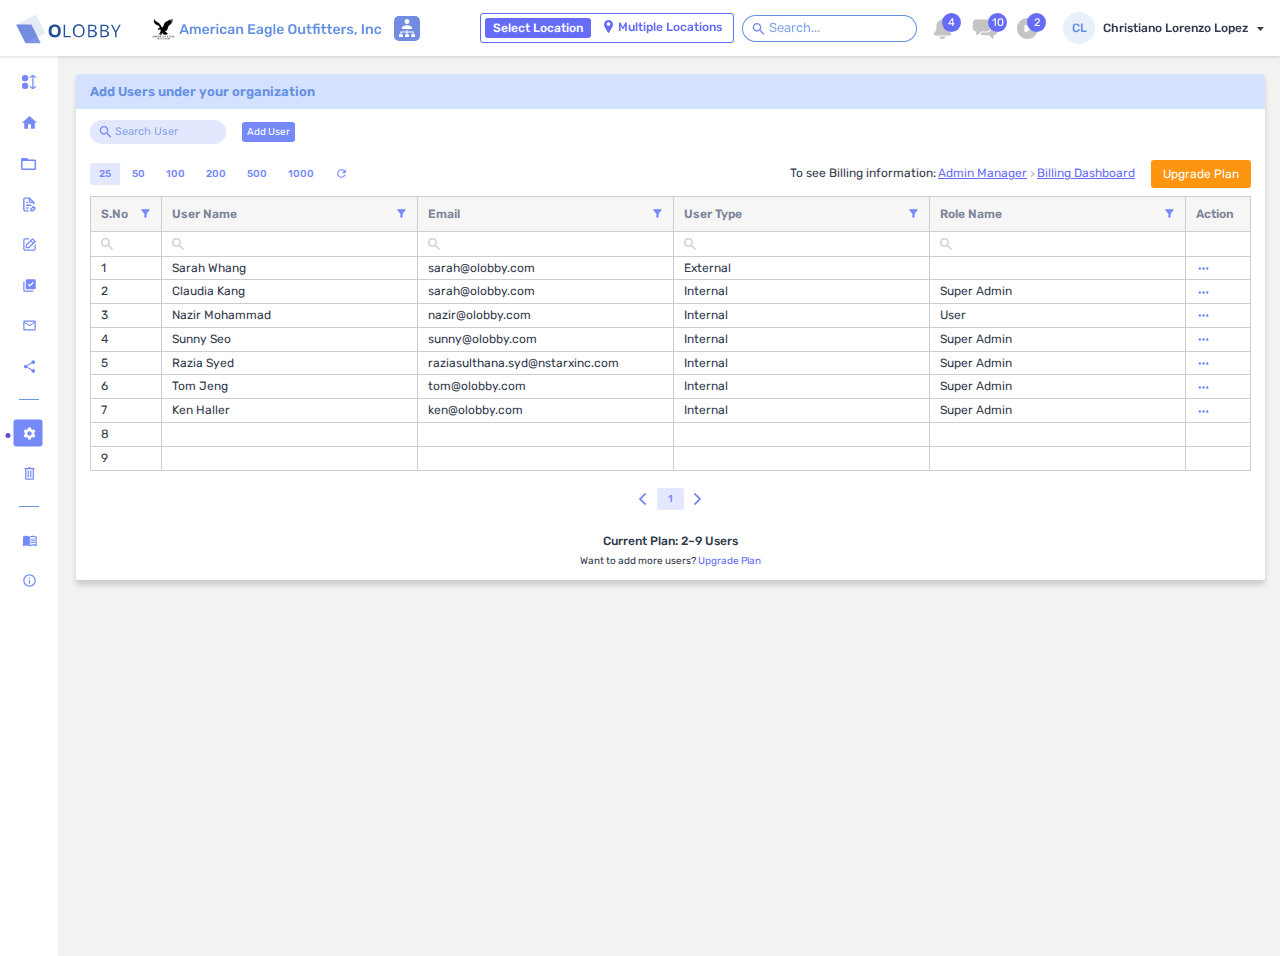
<file: users.html>
<!DOCTYPE html>
<html lang="en">
<head>
    <meta charset="utf-8" />
    <title>OLOBBY Dashboard</title>
    <meta name="viewport" content="width=device-width, initial-scale=1.0, user-scalable=0">
    <meta name="description" content=""/>
    <meta name="keywords" content=""/>
    <meta http-equiv="X-UA-Compatible" content="IE=edge"/>
    <!-- favicon -->
    <link rel="shortcut icon" href="assets/images/favicon.ico">
    <!-- css -->
    <link rel="stylesheet" type="text/css" href="assets/css/bootstrap.min.css" id="bootstrap-stylesheet"/>
    <link rel="stylesheet" type="text/css" href="assets/css/icons.min.css"/>
    <link rel="stylesheet" type="text/css" href="assets/css/app.css" id="app-stylesheet"/>

    <!-- devExpress -->
    <!-- <link rel="stylesheet" type="text/css" href="https://cdn3.devexpress.com/jslib/21.2.6/css/dx.common.css" /> -->
    <!-- <link rel="stylesheet" type="text/css" href="https://cdn3.devexpress.com/jslib/21.2.6/css/dx.light.css" /> -->
</head>

<body class="left-side-menu-sm enlarged">
    <!-- location_modal -->
    <div class="modal fade location_modal" tabindex="-1" role="dialog" aria-labelledby="myCenterModalLabel" aria-hidden="true">
        <div class="modal-dialog modal-sm modal-dialog-centered">
            <div class="modal-content">
                <div class="modal-header">
                    <h5 class="modal-title" id="myCenterModalLabel">Select Location</h5>
                    <button type="button" class="close" data-dismiss="modal" aria-hidden="true">
                        <img src="assets/images/icons/close_light.svg" alt="">
                    </button>
                </div>
                <div class="modal-body">
                    <form>
                        <div class="table-responsive">
                            <table class="table simple_table">
                                <thead>
                                    <tr>
                                        <th></th>
                                        <th>View</th>
                                        <th>Set as default</th>
                                    </tr>
                                </thead>
                                <tbody>
                                    <tr>
                                        <td><a href="#">Select All</a></td>
                                        <td class="text-center">
                                            <div class="checkbox checkbox-primary">
                                                <input id="checkbox2" type="checkbox">
                                                <label for="checkbox2"></label>
                                            </div>
                                        </td>
                                        <td class="text-center">
                                            <div class="checkbox checkbox-primary">
                                                <input id="checkbox3" type="checkbox">
                                                <label for="checkbox3"></label>
                                            </div>
                                        </td>
                                    </tr>
                                    <tr>
                                        <td>Location1</td>
                                        <td class="text-center">
                                            <div class="checkbox checkbox-primary">
                                                <input id="checkbox4" type="checkbox">
                                                <label for="checkbox4"></label>
                                            </div>
                                        </td>
                                        <td class="text-center">
                                            <div class="checkbox checkbox-primary">
                                                <input id="checkbox5" type="checkbox">
                                                <label for="checkbox5"></label>
                                            </div>
                                        </td>
                                    </tr>
                                    <tr>
                                        <td>Location2</td>
                                        <td class="text-center">
                                            <div class="checkbox checkbox-primary">
                                                <input id="checkbox6" type="checkbox">
                                                <label for="checkbox6"></label>
                                            </div>
                                        </td>
                                        <td class="text-center">
                                            <div class="checkbox checkbox-primary">
                                                <input id="checkbox7" type="checkbox">
                                                <label for="checkbox7"></label>
                                            </div>
                                        </td>
                                    </tr>
                                    <tr>
                                        <td>Location3</td>
                                        <td class="text-center">
                                            <div class="checkbox checkbox-primary">
                                                <input id="checkbox8" type="checkbox">
                                                <label for="checkbox8"></label>
                                            </div>
                                        </td>
                                        <td class="text-center">
                                            <div class="checkbox checkbox-primary">
                                                <input id="checkbox9" type="checkbox">
                                                <label for="checkbox9"></label>
                                            </div>
                                        </td>
                                    </tr>
                                </tbody>
                            </table>
                        </div>
                        <div class="btn-group">
                            <button type="button" class="btn btn-primary light_color" data-dismiss="modal" aria-hidden="true">Cancel</button>
                            <button type="button" class="btn btn-primary1">Save</button>
                        </div>
                    </form>
                </div>
            </div>
        </div>
    </div>
    <!-- stage_modal -->
    <div class="modal fade stage_modal" tabindex="-1" role="dialog" aria-labelledby="myCenterModalLabel" aria-hidden="true">
        <div class="modal-dialog modal-md modal-dialog-centered">
            <div class="modal-content">
                <div class="modal-header">
                    <h5 class="modal-title" id="myCenterModalLabel">Organizations</h5>
                    <button type="button" class="close" data-dismiss="modal" aria-hidden="true">
                        <img src="assets/images/icons/close_light.svg" alt="">
                    </button>
                </div>
                <div class="modal-body">
                    <ul class="list-unstyled mb-0 checklist_style">
                        <li>
                            <div class="checkbox checkbox-primary">
                                <input id="favorite_folder" type="checkbox">
                                <label for="favorite_folder">American Eagle Outfitters, Inc</label>
                            </div>
                        </li>
                        <li>
                            <div class="checkbox checkbox-primary">
                                <input id="favorite_folder" type="checkbox">
                                <label for="favorite_folder">ABC Company</label>
                            </div>
                        </li>
                        <li>
                            <div class="checkbox checkbox-primary">
                                <input id="favorite_folder" type="checkbox">
                                <label for="favorite_folder">Olobby India</label>
                            </div>
                        </li>
                        <li>
                            <div class="checkbox checkbox-primary">
                                <input id="favorite_folder" type="checkbox">
                                <label for="favorite_folder">Olobby Korea</label>
                            </div>
                        </li>
                        <li>
                            <div class="checkbox checkbox-primary">
                                <input id="favorite_folder" type="checkbox">
                                <label for="favorite_folder">Tags</label>
                            </div>
                        </li>
                    </ul>
                    <div class="btn-group float-right">
                        <button type="button" class="btn btn-primary light_color" data-dismiss="modal" aria-hidden="true">Cancel</button>
                        <button type="button" class="btn btn-primary" data-dismiss="modal" aria-hidden="true">Save</button>
                    </div>
                </div>
            </div>
        </div>
    </div>
    <!-- numberFilter_modal -->
    <div class="modal fade numberFilter_modal" tabindex="-1" role="dialog" aria-labelledby="myCenterModalLabel" aria-hidden="true">
        <div class="modal-dialog modal-sm modal-dialog-centered">
            <div class="modal-content">
                <div class="modal-header">
                    <h5 class="modal-title" id="myCenterModalLabel">Filter</h5>
                    <button type="button" class="close" data-dismiss="modal" aria-hidden="true">
                        <img src="assets/images/icons/close_light.svg" alt="">
                    </button>
                </div>
                <div class="modal-body">
                    <h6 class="info_title"><img src="assets/images/icons/info_multiple_select.svg" alt=""> Select item No. you wish to view</h6>
                    <form class="form">
                        <ul class="list-unstyled mb-3 checklist_style">
                            <li>
                                <div class="checkbox checkbox-single checkbox-primary-link">
                                    <input id="favorite_folder" type="checkbox" checked="">
                                    <label for="favorite_folder" class="selectAll">Select All</label>
                                </div>
                            </li>
                            <li>
                                <div class="checkbox checkbox-primary">
                                    <input id="favorite_folder" type="checkbox" checked="">
                                    <label for="favorite_folder">1</label>
                                </div>
                            </li>
                            <li>
                                <div class="checkbox checkbox-primary">
                                    <input id="most_recently" type="checkbox" checked="">
                                    <label for="most_recently">2</label>
                                </div>
                            </li>
                            <li>
                                <div class="checkbox checkbox-primary">
                                    <input id="open_document" type="checkbox" checked="">
                                    <label for="open_document">3</label>
                                </div>
                            </li>
                            <li>
                                <div class="checkbox checkbox-primary">
                                    <input id="open_document" type="checkbox" checked="">
                                    <label for="open_document">4</label>
                                </div>
                            </li>
                            <li>
                                <div class="checkbox checkbox-primary">
                                    <input id="open_document" type="checkbox" checked="">
                                    <label for="open_document">5</label>
                                </div>
                            </li>
                            <li>
                                <div class="checkbox checkbox-primary">
                                    <input id="open_document" type="checkbox" checked="">
                                    <label for="open_document">6</label>
                                </div>
                            </li>
                            <li>
                                <div class="checkbox checkbox-primary">
                                    <input id="open_document" type="checkbox" checked="">
                                    <label for="open_document">7</label>
                                </div>
                            </li>
                        </ul>
                        <div class="btn-group">
                            <button type="button" class="btn btn-primary light_color" data-dismiss="modal" aria-hidden="true">Cancel</button>
                            <button type="button" class="btn btn-primary1">Save</button>
                        </div>
                    </form>
                </div>
            </div>
        </div>
    </div>
    <!-- addUser_modal -->
    <div class="modal fade addUser_modal" tabindex="-1" role="dialog" aria-labelledby="myCenterModalLabel" aria-hidden="true">
        <div class="modal-dialog modal-sm modal-dialog-centered">
            <div class="modal-content">
                <div class="modal-header">
                    <h5 class="modal-title" id="myCenterModalLabel">Add User</h5>
                    <button type="button" class="close" data-dismiss="modal" aria-hidden="true">
                        <img src="assets/images/icons/close_light.svg" alt="">
                    </button>
                </div>
                <div class="modal-body">
                    <form>
                        <div class="form row">
                            <div class="form-group col-md-12">
                                <label for="">
                                    Email <span class="required">*</span>
                                    <span class="varify" data-toggle="tooltip" data-placement="top" title="" data-original-title="Email verified!">
                                        <svg width="13" height="13" viewBox="0 0 13 13" fill="none" xmlns="http://www.w3.org/2000/svg">
                                            <path d="M6.5 0C2.91579 0 0 2.91579 0 6.5C0 10.0842 2.91579 13 6.5 13C10.0842 13 13 10.0842 13 6.5C13 2.91579 10.0842 0 6.5 0ZM9.79442 5.12254L6.27358 8.64338C6.16796 8.749 6.02929 8.80208 5.89062 8.80208C5.75196 8.80208 5.61329 8.749 5.50767 8.64338L3.74725 6.88296C3.53546 6.67117 3.53546 6.32883 3.74725 6.11704C3.95904 5.90525 4.30137 5.90525 4.51317 6.11704L5.89062 7.4945L9.0285 4.35663C9.24029 4.14483 9.58263 4.14483 9.79442 4.35663C10.0062 4.56842 10.0062 4.91075 9.79442 5.12254Z" fill="#C4C4C4"/>
                                        </svg>
                                    </span>
                                </label>
                                <input type="text" class="form-control" id="" placeholder="">
                            </div>
                            <div class="form-group col-md-12">
                                <label for="">Role <span class="required">*</span></label>
                                <div class="select-container">
                                    <select class="" id="title-dropdown" name="">
                                        <option data-display-text="Select Role"></option>
                                        <option value="User">User</option>
                                        <option value="User1">User1</option>
                                    </select>
                                </div>
                            </div>
                            <div class="form-group col-md-12 mb-0">
                                <label for="">User Name <span class="required">*</span></label>
                                <input type="text" class="form-control" id="" placeholder="">
                            </div>
                        </div>
                        <div class="btn-group">
                            <button type="button" class="btn btn-primary light_color" data-dismiss="modal" aria-hidden="true">Close</button>
                            <button type="button" class="btn btn-primary1" data-dismiss="modal" data-toggle="modal" data-target=".addUser1_modal">Save</button>
                        </div>
                    </form>
                </div>
            </div>
        </div>
    </div>
    <!-- addUser1_modal -->
    <div class="modal fade addUser1_modal" tabindex="-1" role="dialog" aria-labelledby="myCenterModalLabel" aria-hidden="true">
        <div class="modal-dialog modal-sm modal-dialog-centered">
            <div class="modal-content">
                <div class="modal-header">
                    <h5 class="modal-title" id="myCenterModalLabel">Add User</h5>
                    <button type="button" class="close" data-dismiss="modal" aria-hidden="true">
                        <img src="assets/images/icons/close_light.svg" alt="">
                    </button>
                </div>
                <div class="modal-body">
                    <form>
                        <div class="form row">
                            <div class="form-group col-md-12">
                                <label for="">
                                    Email <span class="required">*</span>
                                    <span class="alert p-0" data-toggle="tooltip" data-placement="top" title="" data-original-title="Must type in a valid email">
                                        <svg width="13" height="13" viewBox="0 0 13 13" fill="none" xmlns="http://www.w3.org/2000/svg">
                                            <path d="M6.5 12.9957C10.0899 12.9957 13 10.0875 13 6.50001C13 2.91251 10.0899 0.00427246 6.5 0.00427246C2.91015 0.00427246 0 2.91251 0 6.50001C0 10.0875 2.91015 12.9957 6.5 12.9957Z" fill="#EB536E"/>
                                            <path d="M8.56261 9.56654L9.56787 8.56128L4.439 3.43241L3.43373 4.43767L8.56261 9.56654Z" fill="white"/>
                                            <path d="M4.439 9.56784L9.56787 4.43896L8.56261 3.4337L3.43373 8.56257L4.439 9.56784Z" fill="white"/>
                                        </svg>
                                    </span>
                                </label>
                                <input type="text" class="form-control border-danger" id="" placeholder="">
                            </div>
                            <div class="form-group col-md-12">
                                <label for="">Role <span class="required">*</span></label>
                                <div class="select-container ">
                                    <select class="border-danger" id="title-dropdown" name="">
                                        <option data-display-text="Select"></option>
                                        <option value="User">User</option>
                                        <option value="User1">User1</option>
                                    </select>
                                </div>
                            </div>
                            <div class="form-group col-md-12 mb-0">
                                <label for="">User Name <span class="required">*</span></label>
                                <input type="text" class="form-control border-danger" id="" placeholder="">
                            </div>
                        </div>
                        <div class="btn-group">
                            <button type="button" class="btn btn-primary light_color" data-dismiss="modal" aria-hidden="true">Close</button>
                            <button type="button" class="btn btn-primary1" data-dismiss="modal" aria-hidden="true">Save</button>
                        </div>
                    </form>
                </div>
            </div>
        </div>
    </div>
    <!-- editUser_modal -->
    <div class="modal fade editUser_modal" tabindex="-1" role="dialog" aria-labelledby="myCenterModalLabel" aria-hidden="true">
        <div class="modal-dialog modal-sm modal-dialog-centered">
            <div class="modal-content">
                <div class="modal-header">
                    <h5 class="modal-title" id="myCenterModalLabel">Edit User</h5>
                    <button type="button" class="close" data-dismiss="modal" aria-hidden="true">
                        <img src="assets/images/icons/close_light.svg" alt="">
                    </button>
                </div>
                <div class="modal-body">
                    <form>
                        <div class="form row">
                            <div class="form-group col-md-12">
                                <label for="">
                                    Email <span class="required">*</span>
                                    <span class="varify" data-toggle="tooltip" data-placement="top" title="" data-original-title="Email verified!">
                                        <svg width="13" height="13" viewBox="0 0 13 13" fill="none" xmlns="http://www.w3.org/2000/svg">
                                            <path d="M6.5 0C2.91579 0 0 2.91579 0 6.5C0 10.0842 2.91579 13 6.5 13C10.0842 13 13 10.0842 13 6.5C13 2.91579 10.0842 0 6.5 0ZM9.79442 5.12254L6.27358 8.64338C6.16796 8.749 6.02929 8.80208 5.89062 8.80208C5.75196 8.80208 5.61329 8.749 5.50767 8.64338L3.74725 6.88296C3.53546 6.67117 3.53546 6.32883 3.74725 6.11704C3.95904 5.90525 4.30137 5.90525 4.51317 6.11704L5.89062 7.4945L9.0285 4.35663C9.24029 4.14483 9.58263 4.14483 9.79442 4.35663C10.0062 4.56842 10.0062 4.91075 9.79442 5.12254Z" fill="#C4C4C4"/>
                                        </svg>
                                    </span>
                                </label>
                                <input type="text" class="form-control" id="" placeholder="" value="nazir@olobby.com">
                            </div>
                            <div class="form-group col-md-12">
                                <label for="">Role <span class="required">*</span></label>
                                <div class="select-container">
                                    <select class="" id="title-dropdown" name="">
                                        <option data-display-text="Select"></option>
                                        <option value="User">User</option>
                                        <option value="User1">User1</option>
                                    </select>
                                </div>
                            </div>
                            <div class="form-group col-md-12 mb-0">
                                <label for="">User Name <span class="required">*</span></label>
                                <input type="text" class="form-control" id="" placeholder="" value="Nazir Mohammad">
                            </div>
                        </div>
                        <div class="btn-group">
                            <button type="button" class="btn btn-primary light_color" data-dismiss="modal" aria-hidden="true">Close</button>
                            <button type="button" class="btn btn-primary1" data-dismiss="modal" data-dismiss="modal" aria-hidden="true">Save</button>
                        </div>
                    </form>
                </div>
            </div>
        </div>
    </div>
    <!-- deleteUser_modal -->
    <div class="modal fade deleteUser_modal" tabindex="-1" role="dialog" aria-labelledby="myCenterModalLabel" aria-hidden="true">
        <div class="modal-dialog modal-sm modal-dialog-centered">
            <div class="modal-content">
                <div class="modal-header">
                    <h5 class="modal-title" id="myCenterModalLabel">Delete Role</h5>
                    <button type="button" class="close" data-dismiss="modal" aria-hidden="true">
                        <img src="assets/images/icons/close_light.svg" alt="">
                    </button>
                </div>
                <div class="modal-body">
                    <h6 class="info_title"><img src="assets/images/icons/info_multiple_select.svg" alt=""> Please confirm deleting below</h6>
                    <form>
                        <p class="fontMedium inline_link light">Nazir</p>
                        <div class="btn-group">
                            <button type="button" class="btn btn-primary light_color" data-dismiss="modal" aria-hidden="true">Cancel</button>
                            <button type="button" class="btn btn-primary" data-dismiss="modal" aria-hidden="true">Delete</button>
                        </div>
                    </form>
                </div>
            </div>
        </div>
    </div>

    <div id="wrapper">
        <!-- Topbar Start -->
        <div class="navbar-custom">
            <!-- LOGO -->
            <div class="logo-box">
                <a href="index.html" class="logo logo-dark">
                    <span class="logo-lg">
                        <img src="assets/images/olobby_logo.svg" alt="">
                    </span>
                    <span class="logo-sm">
                        <img src="assets/images/logo_sm.svg" alt="">
                    </span>
                </a>
            </div>

            <ul class="list-unstyled topnav-menu float-right mb-0">
                <!-- <li class="dropdown notification-list">
                    <a class="nav-link dropdown-toggle" data-toggle="dropdown" href="#" role="button" aria-haspopup="false" aria-expanded="false">
                        <i class="mdi mdi-bell noti-icon"></i>
                        <span class="badge badge-info rounded-circle noti-icon-badge">4</span>
                    </a>
                    <div class="dropdown-menu dropdown-menu-right dropdown-lg">
                        <div class="dropdown-item noti-title">
                            <h5 class="font-16 m-0">
                                <span class="float-right">
                                    <a href="#" class="text-dark">
                                        <small>Clear All</small>
                                    </a>
                                </span>Notification
                            </h5>
                        </div>

                        <div class="slimscroll noti-scroll">
                            <a href="javascript:void(0);" class="dropdown-item notify-item">
                                <div class="notify-icon bg-success"><i class="mdi mdi-comment-account-outline"></i></div>
                                <p class="notify-details">Caleb Flakelar commented on Admin<small class="text-muted">1 min ago</small></p>
                            </a>
                            <a href="javascript:void(0);" class="dropdown-item notify-item">
                                <div class="notify-icon bg-info"><i class="mdi mdi-account-plus"></i></div>
                                <p class="notify-details">New user registered.<small class="text-muted">5 hours ago</small></p>
                            </a>
                            <a href="javascript:void(0);" class="dropdown-item notify-item">
                                <div class="notify-icon bg-danger"><i class="mdi mdi-heart"></i></div>
                                <p class="notify-details">Carlos Crouch liked <b>Admin</b><small class="text-muted">3 days ago</small></p>
                            </a>
                            <a href="javascript:void(0);" class="dropdown-item notify-item">
                                <div class="notify-icon bg-warning"><i class="mdi mdi-comment-account-outline"></i></div>
                                <p class="notify-details">Caleb Flakelar commented on Admin<small class="text-muted">4 days ago</small></p>
                            </a>
                            <a href="javascript:void(0);" class="dropdown-item notify-item">
                                <div class="notify-icon bg-primary">
                                    <i class="mdi mdi-heart"></i>
                                </div>
                                <p class="notify-details">Carlos Crouch liked <b>Admin</b>
                                    <small class="text-muted">13 days ago</small>
                                </p>
                            </a>
                        </div>
                        <a href="javascript:void(0);" class="dropdown-item text-primary text-center notify-item notify-all ">
                            View all
                            <i class="fi-arrow-right"></i>
                        </a>
                    </div>
                </li> -->
                <li class="dropdown notification-list">
                    <a class="nav-link dropdown-toggle" data-toggle="dropdown" href="#" role="button" aria-haspopup="false" aria-expanded="false">
                        <img src="assets/images/icons/notification_bell.svg" alt="">
                        <span class="badge badge-info rounded-circle noti-icon-badge">4</span>
                    </a>
                    <div class="dropdown-menu dropdown-menu-right dropdown-lg">
                        <div class="dropdown-item noti-title">
                            <span>notifications</span>
                        </div>
                    </div>
                </li>
                <li class="dropdown notification-list">
                    <a class="nav-link dropdown-toggle" data-toggle="dropdown" href="#" role="button" aria-haspopup="false" aria-expanded="false">
                        <img src="assets/images/icons/chat.svg" alt="">
                        <span class="badge badge-info rounded-circle noti-icon-badge">10</span>
                    </a>
                    <div class="dropdown-menu dropdown-menu-right dropdown-lg">
                        <div class="dropdown-item noti-title">
                            <span>comments</span>
                        </div>
                    </div>
                </li>
                <li class="dropdown notification-list">
                    <a class="nav-link dropdown-toggle" data-toggle="dropdown" href="#" role="button" aria-haspopup="false" aria-expanded="false">
                        <img src="assets/images/icons/play_button.svg" alt="">
                        <span class="badge badge-info rounded-circle noti-icon-badge">2</span>
                    </a>
                    <div class="dropdown-menu dropdown-menu-right dropdown-lg">
                        <div class="dropdown-item noti-title">
                            <span>----</span>
                        </div>
                    </div>
                </li>
                <li class="dropdown notification-list">
                    <a class="nav-link dropdown-toggle nav-user mr-0" data-toggle="dropdown" href="#" role="button" aria-haspopup="false" aria-expanded="false">
                        <!-- <img src="assets/images/users/avatar-5.jpg" alt="user-image" class="rounded-circle"> -->
                        <figure class="rounded-circle">
                            <span>CL</span>
                            <!-- <img src="assets/images/users/avatar-5.jpg" alt="user-image" class="img-fluid"> -->
                        </figure>
                        <span class="pro-user-name user-name">
                            Christiano Lorenzo Lopez <img src="assets/images/icons/triangle_down.svg" alt="">
                        </span>
                    </a>
                    <div class="dropdown-menu dropdown-menu-right profile-dropdown">
                        <a href="javascript:void(0);" class="dropdown-item btn">
                            <span>Logout</span>
                            <img src="assets/images/icons/close.svg" class="float-right" alt="">
                        </a>
                        <div class="menu_links">
                            <a href="javascript:void(0);" class="dropdown-item notify-item">
                                <svg width="15" height="15" viewBox="0 0 15 15" fill="none" xmlns="http://www.w3.org/2000/svg">
                                    <path d="M14.1938 11.25H14.0625V10.2972C14.0625 9.86212 13.8896 9.44482 13.582 9.13714C13.2743 8.82947 12.857 8.65662 12.4219 8.65662C11.9868 8.65662 11.5695 8.82947 11.2618 9.13714C10.9541 9.44482 10.7812 9.86212 10.7812 10.2972V11.25H10.65C10.4363 11.2503 10.2314 11.3353 10.0802 11.4865C9.9291 11.6376 9.84406 11.8425 9.84375 12.0562V13.507C9.84406 13.9029 10.0015 14.2824 10.2814 14.5624C10.5613 14.8423 10.9409 14.9997 11.3367 15H13.507C13.9029 14.9997 14.2825 14.8423 14.5624 14.5624C14.8423 14.2824 14.9997 13.9029 15 13.507V12.0562C14.9997 11.8425 14.9146 11.6376 14.7635 11.4865C14.6124 11.3353 14.4075 11.2503 14.1938 11.25ZM11.25 10.2972C11.25 9.98644 11.3735 9.68837 11.5932 9.4686C11.813 9.24883 12.1111 9.12537 12.4219 9.12537C12.7327 9.12537 13.0307 9.24883 13.2505 9.4686C13.4703 9.68837 13.5938 9.98644 13.5938 10.2972V11.25H11.25V10.2972ZM14.5312 13.507C14.5309 13.7786 14.4229 14.0389 14.2309 14.2309C14.0389 14.4229 13.7786 14.5309 13.507 14.5312H11.3367C11.0652 14.5309 10.8048 14.4229 10.6128 14.2309C10.4208 14.0389 10.3128 13.7786 10.3125 13.507V12.0562C10.3125 11.9667 10.3481 11.8809 10.4114 11.8176C10.4746 11.7543 10.5605 11.7187 10.65 11.7187H14.1938C14.2833 11.7187 14.3691 11.7543 14.4324 11.8176C14.4957 11.8809 14.5312 11.9667 14.5312 12.0562V13.507Z" fill="black"/>
                                    <path d="M12.4219 12.0797C12.2658 12.0794 12.1146 12.134 11.9946 12.2339C11.8747 12.3338 11.7937 12.4727 11.7658 12.6263C11.7379 12.7798 11.7648 12.9383 11.8419 13.0741C11.919 13.2098 12.0413 13.3141 12.1875 13.3688V13.8282C12.1875 13.8903 12.2122 13.9499 12.2561 13.9939C12.3001 14.0378 12.3597 14.0625 12.4219 14.0625C12.484 14.0625 12.5436 14.0378 12.5876 13.9939C12.6316 13.9499 12.6562 13.8903 12.6562 13.8282V13.3688C12.8024 13.3141 12.9248 13.2098 13.0018 13.0741C13.0789 12.9383 13.1059 12.7798 13.0779 12.6263C13.05 12.4727 12.969 12.3338 12.8491 12.2339C12.7292 12.134 12.578 12.0794 12.4219 12.0797ZM12.4219 12.5485C12.461 12.5485 12.4993 12.5601 12.5319 12.5818C12.5645 12.6036 12.5899 12.6345 12.6048 12.6707C12.6198 12.7069 12.6238 12.7467 12.6161 12.7851C12.6085 12.8236 12.5896 12.8589 12.5619 12.8866C12.5342 12.9142 12.4989 12.9331 12.4605 12.9408C12.4221 12.9484 12.3823 12.9445 12.3461 12.9295C12.3099 12.9145 12.279 12.8891 12.2572 12.8565C12.2354 12.824 12.2238 12.7857 12.2238 12.7465C12.2238 12.694 12.2447 12.6436 12.2818 12.6065C12.319 12.5693 12.3693 12.5485 12.4219 12.5485Z" fill="black"/>
                                    <path d="M6.79696 7.89629C7.43254 7.89674 8.0585 8.05151 8.62107 8.34728C9.18363 8.64306 9.66597 9.071 10.0266 9.59434C10.0435 9.62095 10.0657 9.64387 10.0916 9.66174C10.1176 9.67961 10.1469 9.69205 10.1778 9.69833C10.2087 9.70461 10.2405 9.70458 10.2714 9.69826C10.3023 9.69195 10.3316 9.67946 10.3576 9.66156C10.3835 9.64365 10.4056 9.6207 10.4225 9.59406C10.4393 9.56743 10.4507 9.53767 10.4557 9.50656C10.4608 9.47545 10.4596 9.44362 10.4521 9.413C10.4447 9.38237 10.4311 9.35357 10.4122 9.32832C9.83167 8.48698 8.97588 7.87445 7.99227 7.59629C8.48996 7.32965 8.88433 6.9044 9.11276 6.38806C9.3412 5.87171 9.39061 5.29385 9.25315 4.74622C9.11569 4.19859 8.79925 3.71256 8.35405 3.36529C7.90885 3.01803 7.36041 2.82943 6.79578 2.82943C6.23116 2.82943 5.68272 3.01803 5.23752 3.36529C4.79232 3.71256 4.47587 4.19859 4.33842 4.74622C4.20096 5.29385 4.25037 5.87171 4.47881 6.38806C4.70724 6.9044 5.10161 7.32965 5.5993 7.59629C4.75531 7.83706 4.00266 8.32485 3.43817 8.99689C2.87368 9.66893 2.52316 10.4945 2.43172 11.3674C1.67327 10.6447 1.1061 9.74508 0.781086 8.74916C0.456076 7.75325 0.3834 6.69223 0.569579 5.6613C0.755759 4.63037 1.19497 3.66179 1.8478 2.84246C2.50063 2.02314 3.34666 1.37871 4.30997 0.966991C5.27328 0.555275 6.32374 0.389154 7.36708 0.483536C8.41043 0.577918 9.41402 0.929849 10.2878 1.50775C11.1616 2.08565 11.8783 2.87144 12.3735 3.79462C12.8687 4.71779 13.1269 5.74947 13.1251 6.79707C13.1252 7.22688 13.082 7.65561 12.9962 8.07676C12.9879 8.1076 12.9859 8.13982 12.9905 8.17143C12.9951 8.20305 13.0061 8.23339 13.0228 8.2606C13.0396 8.2878 13.0617 8.3113 13.0879 8.32965C13.114 8.34799 13.1436 8.3608 13.1749 8.36728C13.2062 8.37376 13.2385 8.37377 13.2698 8.36733C13.3011 8.36088 13.3307 8.34811 13.3569 8.32979C13.383 8.31147 13.4052 8.288 13.4219 8.26081C13.4387 8.23362 13.4498 8.20329 13.4544 8.17168C13.7595 6.69243 13.5633 5.15366 12.8966 3.79836C12.2299 2.44305 11.1308 1.34842 9.77275 0.687297C8.41472 0.0261737 6.87517 -0.163774 5.39717 0.147445C3.91918 0.458665 2.58695 1.25332 1.61084 2.40594C0.634731 3.55856 0.0703509 5.00347 0.00681299 6.51254C-0.0567249 8.02161 0.384199 9.50885 1.25997 10.7394C2.13573 11.97 3.39645 12.8739 4.84305 13.3082C6.28965 13.7426 7.83972 13.6827 9.24852 13.1381C9.30474 13.1145 9.34956 13.0699 9.37344 13.0138C9.39732 12.9577 9.3984 12.8945 9.37644 12.8376C9.35448 12.7807 9.3112 12.7346 9.25581 12.7091C9.20042 12.6836 9.13727 12.6807 9.07977 12.701C8.05389 13.0969 6.94255 13.2187 5.85528 13.0543C4.76801 12.8899 3.74235 12.445 2.87938 11.7635C2.89414 10.7337 3.31321 9.75104 4.04614 9.02754C4.77907 8.30404 5.76708 7.89772 6.79696 7.89629ZM4.73211 5.3627C4.73211 4.95431 4.85321 4.5551 5.0801 4.21554C5.30699 3.87597 5.62947 3.61132 6.00677 3.45503C6.38408 3.29875 6.79925 3.25786 7.19979 3.33753C7.60033 3.41721 7.96825 3.61386 8.25702 3.90264C8.54579 4.19141 8.74245 4.55933 8.82212 4.95987C8.9018 5.36041 8.8609 5.77558 8.70462 6.15288C8.54834 6.53018 8.28368 6.85267 7.94412 7.07955C7.60456 7.30644 7.20534 7.42754 6.79696 7.42754C6.24952 7.42692 5.72468 7.20918 5.33758 6.82208C4.95048 6.43498 4.73273 5.91014 4.73211 5.3627Z" fill="black"/>
                                </svg>
                                <span>Admin Manager</span>
                            </a>
                            <a href="user_settings.html" class="dropdown-item notify-item">
                                <svg width="15" height="15" viewBox="0 0 15 15" fill="none" xmlns="http://www.w3.org/2000/svg">
                                    <path d="M9.25 8.75H8.975C8.87156 8.75019 8.77903 8.68566 8.7435 8.5885C8.713 8.5085 8.68025 8.43025 8.645 8.35275C8.60119 8.2585 8.62119 8.14691 8.695 8.07375L8.891 7.8775C9.18197 7.58397 9.18144 7.11059 8.88975 6.81775L8.18325 6.11125C7.89003 5.81975 7.41647 5.81975 7.12325 6.11125L6.92725 6.307C6.85394 6.38053 6.74253 6.4005 6.64825 6.357C6.57075 6.32175 6.4925 6.289 6.41225 6.257C6.31459 6.22172 6.24963 6.12884 6.25 6.025V5.75C6.25 5.33578 5.91422 5 5.5 5H4.5C4.08578 5 3.75 5.33578 3.75 5.75V6.025C3.75019 6.12844 3.68566 6.22097 3.5885 6.2565C3.5085 6.287 3.43025 6.31975 3.35275 6.355C3.25847 6.39859 3.14703 6.37862 3.07375 6.305L2.8775 6.109C2.58431 5.81769 2.11094 5.81769 1.81775 6.109L1.11125 6.81775C0.81975 7.11097 0.81975 7.58453 1.11125 7.87775L1.307 8.07375C1.38081 8.14691 1.40081 8.2585 1.357 8.35275C1.32175 8.43025 1.289 8.5085 1.25825 8.58875C1.22247 8.68647 1.12906 8.75106 1.025 8.75H0.75C0.335781 8.75 0 9.08578 0 9.5V10.5C0 10.9142 0.335781 11.25 0.75 11.25H1.025C1.12844 11.2498 1.22097 11.3143 1.2565 11.4115C1.287 11.4915 1.31975 11.5698 1.355 11.6473C1.39881 11.7415 1.37881 11.8531 1.305 11.9263L1.109 12.1225C0.817688 12.4157 0.817688 12.8891 1.109 13.1823L1.8155 13.8888C2.10872 14.1803 2.58228 14.1803 2.8755 13.8888L3.0715 13.693C3.14481 13.6195 3.25622 13.5995 3.3505 13.643C3.428 13.6782 3.50625 13.711 3.5865 13.743C3.68466 13.7779 3.75019 13.8708 3.75 13.975V14.25C3.75 14.6642 4.08578 15 4.5 15H5.5C5.91422 15 6.25 14.6642 6.25 14.25V13.975C6.24981 13.8716 6.31434 13.779 6.4115 13.7435C6.4915 13.713 6.56975 13.6803 6.64725 13.645C6.74153 13.6014 6.85297 13.6214 6.92625 13.695L7.1225 13.891C7.41609 14.1818 7.88934 14.1813 8.18225 13.8897L8.88875 13.1833C9.18025 12.89 9.18025 12.4165 8.88875 12.1233L8.693 11.9272C8.61919 11.8541 8.59919 11.7425 8.643 11.6482C8.67825 11.5707 8.711 11.4925 8.743 11.4122C8.77828 11.3146 8.87116 11.2496 8.975 11.25H9.25C9.66422 11.25 10 10.9142 10 10.5V9.5C10 9.08578 9.66422 8.75 9.25 8.75ZM9.5 10.5C9.5 10.6381 9.38806 10.75 9.25 10.75H8.975C8.66422 10.7512 8.38609 10.9432 8.275 11.2335C8.2485 11.3035 8.21984 11.3724 8.189 11.4403C8.06047 11.724 8.12009 12.0576 8.339 12.2793L8.5345 12.475C8.63219 12.5726 8.63228 12.7309 8.53469 12.8286C8.53462 12.8286 8.53456 12.8287 8.5345 12.8287L7.828 13.5352C7.73038 13.6328 7.57212 13.6328 7.4745 13.5352L7.2785 13.3395C7.05697 13.1204 6.72322 13.0608 6.4395 13.1895C6.37175 13.2203 6.30275 13.249 6.23325 13.2755C5.94322 13.3866 5.75125 13.6644 5.75 13.975V14.25C5.75 14.3881 5.63806 14.5 5.5 14.5H4.5C4.36194 14.5 4.25 14.3881 4.25 14.25V13.975C4.24884 13.6642 4.05675 13.3861 3.7665 13.275C3.6965 13.2485 3.62759 13.2198 3.55975 13.189C3.276 13.0605 2.94241 13.1202 2.72075 13.339L2.525 13.5345C2.42744 13.6322 2.26912 13.6323 2.17144 13.5347C2.17138 13.5346 2.17131 13.5346 2.17125 13.5345L1.46475 12.8287C1.36716 12.7311 1.36716 12.5729 1.46475 12.4753L1.6605 12.2793C1.87941 12.0576 1.93903 11.724 1.8105 11.4403C1.77975 11.3725 1.751 11.3035 1.7245 11.234C1.61369 10.9437 1.33575 10.7514 1.025 10.75H0.75C0.611938 10.75 0.5 10.6381 0.5 10.5V9.5C0.5 9.36194 0.611938 9.25 0.75 9.25H1.025C1.33578 9.24884 1.61391 9.05675 1.725 8.7665C1.7515 8.6965 1.78016 8.62759 1.811 8.55975C1.93953 8.276 1.87988 7.94237 1.661 7.72075L1.4645 7.525C1.36681 7.42744 1.36672 7.26912 1.46431 7.17144C1.46438 7.17137 1.46444 7.17131 1.4645 7.17125L2.171 6.46475C2.26863 6.36716 2.42687 6.36716 2.5245 6.46475L2.7205 6.6605C2.94203 6.87959 3.27578 6.93925 3.5595 6.8105C3.62725 6.77975 3.69625 6.751 3.76575 6.7245C4.05619 6.61378 4.24859 6.33581 4.25 6.025V5.75C4.25 5.61194 4.36194 5.5 4.5 5.5H5.5C5.63806 5.5 5.75 5.61194 5.75 5.75V6.025C5.75116 6.33578 5.94325 6.61391 6.2335 6.725C6.3035 6.7515 6.37241 6.78016 6.44025 6.811C6.72397 6.93975 7.05772 6.88009 7.27925 6.661L7.475 6.4655C7.573 6.36856 7.73075 6.36856 7.82875 6.4655L8.53525 7.172C8.63284 7.26962 8.63284 7.42787 8.53525 7.5255L8.3395 7.7215C8.12063 7.94313 8.06097 8.27675 8.1895 8.5605C8.22025 8.62825 8.249 8.69725 8.2755 8.76675C8.38656 9.05678 8.66444 9.24875 8.975 9.25H9.25C9.38806 9.25 9.5 9.36194 9.5 9.5V10.5Z" fill="black"/>
                                    <path d="M7.24502 9.9C7.24252 9.84 7.23827 9.78026 7.23102 9.72075C7.22302 9.65675 7.21352 9.59325 7.20027 9.531C7.19152 9.49025 7.18002 9.45 7.16902 9.4095C7.15502 9.358 7.13927 9.30725 7.12177 9.25725C7.10952 9.2225 7.09677 9.188 7.08377 9.15375C7.05158 9.07369 7.01477 8.99553 6.97352 8.91975C6.97026 8.914 6.96827 8.90775 6.96502 8.902C6.89998 8.78625 6.82467 8.67653 6.74002 8.57425C6.73276 8.56525 6.72452 8.55675 6.71702 8.548C6.68252 8.50725 6.64702 8.46775 6.60977 8.43C6.59027 8.40975 6.56977 8.39075 6.54927 8.37125C6.52427 8.348 6.49926 8.325 6.47427 8.303C6.44392 8.27666 6.41301 8.25116 6.38152 8.2265L6.34052 8.196C5.95367 7.90625 5.48333 7.74975 5.00002 7.75C4.97502 7.75 4.95002 7.75375 4.92502 7.75475C4.87177 7.75625 4.81827 7.75925 4.76452 7.76475C4.73627 7.76775 4.70777 7.771 4.67952 7.775C4.59802 7.78572 4.51714 7.80084 4.43727 7.82025C3.23348 8.13131 2.5098 9.35938 2.82086 10.5632C3.02586 11.3564 3.64561 11.9757 4.43902 12.18C4.44302 12.18 4.44726 12.1813 4.45151 12.1823C4.53786 12.2038 4.62533 12.2205 4.71352 12.2323C4.77176 12.2395 4.83002 12.241 4.88852 12.2438C4.92752 12.2458 4.96352 12.2515 5.00427 12.2515C5.07552 12.2515 5.14951 12.2468 5.22501 12.2393C5.23302 12.2393 5.24102 12.237 5.25002 12.236C5.31077 12.2293 5.37227 12.2203 5.43501 12.2078C5.46002 12.203 5.48326 12.1968 5.50726 12.1913C5.55127 12.181 5.59502 12.1703 5.64001 12.157C5.67501 12.1465 5.70902 12.1343 5.74326 12.1223C5.77751 12.1103 5.81301 12.0973 5.84852 12.0838C5.88401 12.0703 5.91377 12.0548 5.94602 12.0398C5.98802 12.0205 6.02977 12.0015 6.07102 11.979H6.07252C6.30583 11.8541 6.52133 11.6985 6.71327 11.5163C6.76511 11.4679 6.8102 11.4127 6.84727 11.3523C7.04239 11.0394 7.17058 10.6896 7.22377 10.3248C7.23077 10.2765 7.23702 10.2283 7.24077 10.179C7.24427 10.1338 7.24677 10.0888 7.24777 10.0438C7.24777 10.0295 7.24977 10.016 7.24977 10.0018C7.25002 9.96651 7.24652 9.93401 7.24502 9.9ZM6.74677 10.0638C6.74677 10.0845 6.74502 10.1053 6.74377 10.1258C6.73927 10.1863 6.73152 10.2468 6.72127 10.3075C6.62783 10.8273 6.30511 11.2773 5.84277 11.5325C5.81177 11.5488 5.78127 11.564 5.75077 11.578L5.73002 11.588C5.58477 11.6539 5.43145 11.7004 5.27402 11.726C5.26302 11.7278 5.25177 11.7298 5.24051 11.7313C5.20926 11.7358 5.17851 11.7395 5.14801 11.7423C5.10776 11.7458 5.06727 11.7478 5.02602 11.7485C5.00852 11.7485 4.99127 11.7485 4.97377 11.7485C4.91461 11.7478 4.85555 11.7442 4.79677 11.7375L4.76676 11.734C4.69801 11.725 4.62983 11.7122 4.56252 11.6955C3.6262 11.4559 3.06145 10.5025 3.30108 9.56622C3.45942 8.94753 3.94223 8.46422 4.56077 8.30525V8.305C4.70439 8.26878 4.85189 8.25028 5.00002 8.25C5.07148 8.25041 5.14289 8.25525 5.21376 8.2645C5.23276 8.26675 5.25151 8.27025 5.27026 8.273C5.32427 8.2815 5.37777 8.29225 5.43052 8.30575C5.44777 8.31025 5.46501 8.31425 5.48201 8.319C5.61495 8.35738 5.74292 8.41125 5.86327 8.4795C5.88251 8.49075 5.90127 8.5025 5.92027 8.51425C5.95977 8.53925 5.99802 8.56425 6.03577 8.59275C6.05602 8.6075 6.07652 8.622 6.09602 8.63775C6.14508 8.67694 6.19205 8.71866 6.23677 8.76275C6.25452 8.78075 6.27077 8.8005 6.28802 8.81925C6.31677 8.8505 6.34477 8.8825 6.37152 8.91625C6.39002 8.9395 6.40777 8.9635 6.42527 8.98775C6.45027 9.02375 6.47527 9.06125 6.49777 9.09925C6.51027 9.12 6.52277 9.14025 6.53552 9.1615C6.56777 9.22085 6.59648 9.28204 6.62152 9.34475C6.63152 9.36975 6.64002 9.39475 6.64902 9.41975C6.66527 9.46575 6.67927 9.51225 6.69152 9.55925C6.69777 9.58425 6.70477 9.6065 6.71002 9.63075C6.72461 9.69832 6.7352 9.76669 6.74177 9.83551C6.74326 9.85375 6.74327 9.87226 6.74452 9.89051C6.74802 9.94801 6.74902 10.0058 6.74677 10.0638Z" fill="black"/>
                                    <path d="M14.25 5.25H13.4638C13.3589 5.25106 13.2651 5.18503 13.2308 5.086C13.1532 4.85378 13.0594 4.62728 12.95 4.40825C12.9036 4.31366 12.9229 4.19994 12.998 4.126L13.5555 3.56775C13.8481 3.27491 13.8481 2.80034 13.5555 2.5075L12.4925 1.44625C12.1997 1.15363 11.7251 1.15363 11.4323 1.44625L10.875 2.00325C10.8012 2.07831 10.6876 2.09775 10.593 2.0515C10.3739 1.94153 10.1474 1.84722 9.91501 1.76925C9.81557 1.73522 9.74907 1.64134 9.75001 1.53625V0.75C9.75001 0.335781 9.41423 0 9.00001 0H7.50001C7.08579 0 6.75001 0.335781 6.75001 0.75V1.53625C6.75108 1.64109 6.68508 1.73488 6.58601 1.76925C6.35376 1.84719 6.12726 1.94144 5.90826 2.05125C5.81367 2.09784 5.69989 2.0785 5.62601 2.00325L5.06776 1.44575C4.77458 1.15397 4.3007 1.15397 4.00751 1.44575L2.94651 2.50675C2.65373 2.79963 2.65373 3.27437 2.94651 3.56725L3.76626 4.3885C3.86542 4.48456 4.0237 4.48206 4.11976 4.38287C4.21348 4.28613 4.2137 4.1325 4.12026 4.0355L3.30001 3.2145C3.20242 3.11687 3.20242 2.95863 3.30001 2.861L4.36101 1.8C4.45864 1.70241 4.61689 1.70241 4.71451 1.8L5.27301 2.3575C5.49898 2.58481 5.84523 2.64163 6.13201 2.4985C6.33004 2.39934 6.53479 2.31422 6.74476 2.24375C7.04783 2.14116 7.25133 1.85622 7.25001 1.53625V0.75C7.25001 0.611938 7.36195 0.5 7.50001 0.5H9.00001C9.13807 0.5 9.25001 0.611938 9.25001 0.75V1.53625C9.24873 1.85616 9.45223 2.141 9.75526 2.2435C9.96532 2.314 10.1702 2.39919 10.3683 2.4985C10.6551 2.64088 11.0009 2.584 11.227 2.35725L11.7855 1.8C11.8831 1.70241 12.0414 1.70241 12.139 1.8L13.2 2.86125C13.2974 2.95884 13.2974 3.11691 13.2 3.2145L12.6425 3.773C12.4154 3.99909 12.3586 4.34519 12.5015 4.632C12.6007 4.83003 12.6858 5.03478 12.7563 5.24475C12.8588 5.54787 13.1438 5.75138 13.4638 5.75H14.25C14.3881 5.75 14.5 5.86194 14.5 6V7.5C14.5 7.63806 14.3881 7.75 14.25 7.75H13.4638C13.1439 7.74872 12.859 7.95222 12.7565 8.25525C12.686 8.46531 12.6008 8.67016 12.5015 8.86825C12.3589 9.15506 12.4158 9.50097 12.6428 9.727L13.2003 10.2855C13.2979 10.3831 13.2979 10.5414 13.2003 10.639L12.1388 11.7C12.0412 11.7974 11.8831 11.7974 11.7855 11.7L10.964 10.8802C10.8679 10.7811 10.7097 10.7786 10.6105 10.8746C10.5113 10.9707 10.5088 11.129 10.6049 11.2281C10.6069 11.2302 10.6089 11.2323 10.611 11.2343L11.4323 12.054C11.7251 12.3466 12.1997 12.3466 12.4925 12.054L13.5535 10.9932C13.8463 10.7004 13.8463 10.2256 13.5535 9.93275L12.9968 9.375C12.9218 9.30112 12.9024 9.18759 12.9485 9.093C13.0585 8.87394 13.1528 8.64738 13.2308 8.415C13.2648 8.31556 13.3587 8.24906 13.4638 8.25H14.25C14.6642 8.25 15 7.91422 15 7.5V6C15 5.58578 14.6642 5.25 14.25 5.25Z" fill="black"/>
                                    <path d="M10.548 4.45199C9.27807 3.18471 7.22194 3.18471 5.952 4.45199C5.8561 4.5513 5.85885 4.70958 5.95816 4.80549C6.05503 4.89905 6.20863 4.89905 6.3055 4.80549C7.37222 3.72436 9.11338 3.71271 10.1945 4.77942C11.2756 5.84614 11.2873 7.5873 10.2206 8.66842C10.2119 8.67717 10.2033 8.68586 10.1945 8.69449C10.0952 8.79042 10.0924 8.94867 10.1884 9.04799C10.2843 9.1473 10.4426 9.15005 10.5419 9.05411C10.5439 9.05211 10.546 9.05005 10.548 9.04799C11.8153 7.77805 11.8153 5.72192 10.548 4.45199Z" fill="black"/>
                                </svg>
                                <span>User Settings</span>
                            </a>
                            <a href="javascript:void(0);" class="dropdown-item notify-item">
                                <svg width="15" height="15" viewBox="0 0 15 15" fill="none" xmlns="http://www.w3.org/2000/svg">
                                    <path d="M0.93747 1.64764C0.681836 1.64764 0.468262 1.86122 0.468262 2.11686V10.5457C0.468262 10.8013 0.681836 11.0149 0.93747 11.0149H14.062C14.3176 11.0149 14.5308 10.8013 14.5308 10.5457V2.11686C14.5308 1.86122 14.3176 1.64764 14.062 1.64764H0.93747ZM0.93747 2.11686H14.062V10.5457H0.93747V2.11686ZM7.49951 3.72404C6.06225 3.72404 4.89255 4.89422 4.89255 6.33149C4.89255 7.76876 6.06225 8.93844 7.49951 8.93844C8.93677 8.93844 10.1069 7.76876 10.1069 6.33149C10.1069 4.89422 8.93677 3.72404 7.49951 3.72404ZM7.49951 4.1928C8.68344 4.1928 9.63818 5.14756 9.63818 6.33149C9.63818 7.51542 8.68344 8.46968 7.49951 8.46968C6.31558 8.46968 5.3613 7.51542 5.3613 6.33149C5.3613 5.14756 6.31558 4.1928 7.49951 4.1928ZM6.67783 4.92478C6.54642 4.92212 6.43881 5.02866 6.43933 5.16008V7.50243C6.43863 7.6931 6.6536 7.8049 6.8092 7.69469L8.46173 6.52329C8.59332 6.42985 8.59332 6.2345 8.46173 6.14106L6.8092 4.96782C6.77073 4.94062 6.72495 4.92555 6.67783 4.92475V4.92478ZM6.90808 5.61324L7.92203 6.33149L6.90808 7.04925V5.61324ZM0.717743 12.8867H6.83209C6.92979 13.158 7.18812 13.3554 7.49127 13.3554C7.79442 13.3554 8.05321 13.158 8.15137 12.8867H14.2662C14.5857 12.8937 14.5857 12.4108 14.2662 12.4179H8.15182C8.05408 12.1462 7.79497 11.9492 7.49127 11.9492C7.18757 11.9492 6.92892 12.1462 6.83163 12.4179H0.706528C0.390077 12.4394 0.411851 12.8944 0.717743 12.8867ZM7.49127 12.3643C7.65271 12.3643 7.78012 12.4899 7.78012 12.6514C7.78012 12.8128 7.65271 12.9402 7.49127 12.9402C7.32983 12.9402 7.2038 12.8128 7.2038 12.6514C7.2038 12.4899 7.32983 12.3643 7.49127 12.3643Z" fill="black"/>
                                </svg>
                                <span>Onboarding Tutorial</span>
                            </a>
                        </div>
                    </div>
                </li>
            </ul>

            <ul class="list-unstyled topnav-menu topnav-menu-left m-0">
                <li class="mainNav">
                    <button class="menu-mobile button-menu-mobile">
                        <img src="assets/images/icons/menu_burger.svg" alt="">
                    </button>
                </li>
                <li class="secondLogo d-none d-lg-block">
                    <img src="assets/images/american_eagle_outfitters_logo.png" alt="">
                </li>
                <li data-toggle="modal" data-target=".stage_modal">
                    <button class="button-menu-mobile" data-toggle="tooltip" data-placement="bottom" title="" data-original-title="Stage">
                        <img src="assets/images/icons/stage_icon.svg" alt="">
                    </button>
                </li>
                <li class="d-flex align-items-center float-right">
                    <div class="location_box style1 d-none d-xl-block">
                        <a href="javascript:void(0);" class="btn btn-primary" data-toggle="modal" data-target=".location_modal">Select Location</a>
                        <p class="text-truncate"><img src="assets/images/icons/location_pin.svg" alt=""> Multiple Locations</p>
                    </div>
                    <div class="d-none d-sm-block">
                        <form class="app-search">
                            <div class="app-search-box">
                                <div class="input-group">
                                    <div class="input-group-append">
                                        <button class="btn" type="submit">
                                            <img src="assets/images/icons/search.svg" alt="">
                                        </button>
                                    </div>
                                    <input type="text" class="form-control" placeholder="Search...">
                                </div>
                            </div>
                        </form>
                    </div>
                </li>
            </ul>
        </div>

        <!-- Left Sidebar Start -->
        <div class="left-side-menu">
            <div id="sidebar-menu">
                <ul class="metismenu" id="side-menu">
                    <!-- <li class="menu-title">Navigation</li> -->
                    <li>
                        <a href="#" data-toggle="tooltip" data-placement="right" title="" data-original-title="Rearrange icons">
                            <svg width="14" height="14" viewBox="0 0 14 14" fill="none" xmlns="http://www.w3.org/2000/svg">
                                <path d="M2.26256 14H3.95954C5.20915 14 6.22216 12.987 6.22216 11.7374V10.0404C6.22216 8.79082 5.20915 7.77781 3.95954 7.77781H2.26256C1.01295 7.77781 -6.10352e-05 8.79082 -6.10352e-05 10.0404V11.7374C-6.10352e-05 12.987 1.01295 14 2.26256 14Z" fill="#758AF8"/>
                                <path d="M2.26256 6.22226H3.95954C5.20915 6.22226 6.22216 5.20925 6.22216 3.95964V2.26266C6.22216 1.01305 5.20915 3.71933e-05 3.95954 3.71933e-05H2.26256C1.01295 3.71933e-05 -6.10352e-05 1.01305 -6.10352e-05 2.26266V3.95964C-6.10352e-05 5.20925 1.01295 6.22226 2.26256 6.22226Z" fill="#758AF8"/>
                                <path d="M12.9376 2.84299L11.511 1.50723V12.492L12.9376 11.1562C13.1807 10.9285 13.5747 10.9286 13.8176 11.1565C14.0606 11.3844 14.0604 11.7538 13.8173 11.9816L12.2078 13.4883C11.4791 14.1706 10.2986 14.1706 9.56988 13.4883L7.96037 11.9816C7.71726 11.7538 7.71711 11.3844 7.96004 11.1565C8.20298 10.9286 8.59698 10.9285 8.84009 11.1562L10.2667 12.492V1.50723L8.84009 2.84299C8.5968 3.07075 8.20266 3.07047 7.95972 2.84241C7.71679 2.61432 7.71708 2.24479 7.96034 2.01703L9.56985 0.510361C10.2994 -0.170079 11.4782 -0.170079 12.2078 0.510361L13.8173 2.01703C14.0606 2.24479 14.0608 2.61432 13.8179 2.84241C13.575 3.07047 13.1809 3.07075 12.9376 2.84299Z" fill="#758AF8"/>
                            </svg>
                        </a>
                    </li>
                    <li>
                        <a href="index.html" data-toggle="tooltip" data-placement="right" title="" data-original-title="Dashboard">
                            <svg width="15" height="13" viewBox="0 0 15 13" fill="none" xmlns="http://www.w3.org/2000/svg">
                                <path d="M6 12.75V8.25H9V12.75H12.75V6.75H15L7.5 0L0 6.75H2.25V12.75H6Z" fill="#758AF8"/>
                            </svg>
                        </a>
                    </li>
                    <li>
                        <a href="files_and_docs.html" data-toggle="tooltip" data-placement="right" title="" data-original-title="Files & Docs">
                            <svg width="16" height="12" viewBox="0 0 16 12" fill="none" xmlns="http://www.w3.org/2000/svg">
                                <path d="M13.5718 1.5H7.55933L6.0562 0H1.54683C0.720108 0 0.0512168 0.675 0.0512168 1.5L0.0437012 10.5C0.0437012 11.325 0.720108 12 1.54683 12H13.5718C14.3985 12 15.075 11.325 15.075 10.5V3C15.075 2.175 14.3985 1.5 13.5718 1.5ZM13.5718 10.5H1.54683V3H13.5718V10.5Z" fill="#758AF8"/>
                            </svg>
                        </a>
                    </li>
                    <li>
                        <a href="task_management.html" data-toggle="tooltip" data-placement="right" title="" data-original-title="Tasks">
                            <svg width="17" height="17" viewBox="0 0 17 17" fill="none" xmlns="http://www.w3.org/2000/svg">
                                <path d="M14.6696 11.8363L12.9554 10.1221C12.8896 10.0557 12.8112 10.003 12.7249 9.96704C12.6386 9.93108 12.546 9.91256 12.4525 9.91256C12.359 9.91256 12.2664 9.93108 12.1801 9.96704C12.0938 10.003 12.0154 10.0557 11.9496 10.1221L9.41375 12.6579C9.3481 12.7241 9.29616 12.8026 9.26091 12.8889C9.22566 12.9752 9.20779 13.0676 9.20833 13.1608V14.875C9.20833 15.0629 9.28296 15.243 9.4158 15.3759C9.54864 15.5087 9.7288 15.5833 9.91667 15.5833H11.6308C11.7241 15.5839 11.8165 15.566 11.9028 15.5308C11.9891 15.4955 12.0676 15.4436 12.1337 15.3779L14.6696 12.8421C14.736 12.7762 14.7887 12.6979 14.8246 12.6116C14.8606 12.5253 14.8791 12.4327 14.8791 12.3392C14.8791 12.2457 14.8606 12.1531 14.8246 12.0668C14.7887 11.9804 14.736 11.9021 14.6696 11.8363V11.8363ZM11.3333 14.1667H10.625V13.4583L12.4525 11.6308L13.1608 12.3392L11.3333 14.1667ZM7.08333 14.1667H4.25C4.06214 14.1667 3.88197 14.092 3.74913 13.9592C3.61629 13.8264 3.54167 13.6462 3.54167 13.4583V3.54167C3.54167 3.35381 3.61629 3.17364 3.74913 3.0408C3.88197 2.90797 4.06214 2.83334 4.25 2.83334H7.79167V4.95834C7.79167 5.52192 8.01555 6.06243 8.41406 6.46094C8.81258 6.85946 9.35308 7.08334 9.91667 7.08334H12.0417V7.79167C12.0417 7.97953 12.1163 8.1597 12.2491 8.29254C12.382 8.42538 12.5621 8.5 12.75 8.5C12.9379 8.5 13.118 8.42538 13.2509 8.29254C13.3837 8.1597 13.4583 7.97953 13.4583 7.79167V6.375C13.4583 6.375 13.4583 6.375 13.4583 6.3325C13.451 6.26743 13.4367 6.20333 13.4158 6.14126V6.0775C13.3818 6.00467 13.3363 5.93773 13.2812 5.87917L9.03125 1.62917C8.9727 1.57407 8.90575 1.52865 8.83292 1.49459C8.81177 1.49159 8.79031 1.49159 8.76917 1.49459L8.5425 1.41667H4.25C3.68641 1.41667 3.14591 1.64056 2.7474 2.03907C2.34888 2.43758 2.125 2.97809 2.125 3.54167V13.4583C2.125 14.0219 2.34888 14.5624 2.7474 14.9609C3.14591 15.3595 3.68641 15.5833 4.25 15.5833H7.08333C7.27119 15.5833 7.45136 15.5087 7.5842 15.3759C7.71704 15.243 7.79167 15.0629 7.79167 14.875C7.79167 14.6871 7.71704 14.507 7.5842 14.3741C7.45136 14.2413 7.27119 14.1667 7.08333 14.1667ZM9.20833 3.83209L11.0429 5.66667H9.91667C9.7288 5.66667 9.54864 5.59204 9.4158 5.45921C9.28296 5.32637 9.20833 5.1462 9.20833 4.95834V3.83209ZM5.66667 9.91667H9.91667C10.1045 9.91667 10.2847 9.84204 10.4175 9.70921C10.5504 9.57637 10.625 9.3962 10.625 9.20834C10.625 9.02048 10.5504 8.84031 10.4175 8.70747C10.2847 8.57463 10.1045 8.5 9.91667 8.5H5.66667C5.4788 8.5 5.29864 8.57463 5.1658 8.70747C5.03296 8.84031 4.95833 9.02048 4.95833 9.20834C4.95833 9.3962 5.03296 9.57637 5.1658 9.70921C5.29864 9.84204 5.4788 9.91667 5.66667 9.91667ZM5.66667 7.08334H6.375C6.56286 7.08334 6.74303 7.00871 6.87587 6.87587C7.00871 6.74303 7.08333 6.56287 7.08333 6.375C7.08333 6.18714 7.00871 6.00698 6.87587 5.87414C6.74303 5.7413 6.56286 5.66667 6.375 5.66667H5.66667C5.4788 5.66667 5.29864 5.7413 5.1658 5.87414C5.03296 6.00698 4.95833 6.18714 4.95833 6.375C4.95833 6.56287 5.03296 6.74303 5.1658 6.87587C5.29864 7.00871 5.4788 7.08334 5.66667 7.08334ZM7.08333 11.3333H5.66667C5.4788 11.3333 5.29864 11.408 5.1658 11.5408C5.03296 11.6736 4.95833 11.8538 4.95833 12.0417C4.95833 12.2295 5.03296 12.4097 5.1658 12.5425C5.29864 12.6754 5.4788 12.75 5.66667 12.75H7.08333C7.27119 12.75 7.45136 12.6754 7.5842 12.5425C7.71704 12.4097 7.79167 12.2295 7.79167 12.0417C7.79167 11.8538 7.71704 11.6736 7.5842 11.5408C7.45136 11.408 7.27119 11.3333 7.08333 11.3333Z" fill="#758AF8"/>
                            </svg>
                        </a>
                    </li>
                    <li>
                        <a href="#" data-toggle="tooltip" data-placement="right" title="" data-original-title="Notes">
                            <svg width="15" height="15" viewBox="0 0 15 15" fill="none" xmlns="http://www.w3.org/2000/svg">
                                <path d="M13.125 7.49999C12.9592 7.49999 12.8003 7.56584 12.6831 7.68305C12.5658 7.80026 12.5 7.95923 12.5 8.12499V11.875C12.5 12.0408 12.4342 12.1997 12.3169 12.3169C12.1997 12.4341 12.0408 12.5 11.875 12.5H3.125C2.95924 12.5 2.80027 12.4341 2.68306 12.3169C2.56585 12.1997 2.5 12.0408 2.5 11.875V3.12499C2.5 2.95923 2.56585 2.80026 2.68306 2.68305C2.80027 2.56584 2.95924 2.49999 3.125 2.49999H6.875C7.04076 2.49999 7.19973 2.43414 7.31694 2.31693C7.43415 2.19972 7.5 2.04075 7.5 1.87499C7.5 1.70923 7.43415 1.55026 7.31694 1.43305C7.19973 1.31584 7.04076 1.24999 6.875 1.24999H3.125C2.62772 1.24999 2.15081 1.44754 1.79917 1.79917C1.44754 2.1508 1.25 2.62771 1.25 3.12499V11.875C1.25 12.3723 1.44754 12.8492 1.79917 13.2008C2.15081 13.5524 2.62772 13.75 3.125 13.75H11.875C12.3723 13.75 12.8492 13.5524 13.2008 13.2008C13.5525 12.8492 13.75 12.3723 13.75 11.875V8.12499C13.75 7.95923 13.6842 7.80026 13.5669 7.68305C13.4497 7.56584 13.2908 7.49999 13.125 7.49999ZM3.75 7.97499V10.625C3.75 10.7908 3.81585 10.9497 3.93306 11.0669C4.05027 11.1841 4.20924 11.25 4.375 11.25H7.025C7.10725 11.2505 7.18879 11.2347 7.26494 11.2036C7.34109 11.1725 7.41035 11.1267 7.46875 11.0687L11.7938 6.73749L13.5687 4.99999C13.6273 4.94189 13.6738 4.87276 13.7056 4.7966C13.7373 4.72044 13.7536 4.63875 13.7536 4.55624C13.7536 4.47373 13.7373 4.39204 13.7056 4.31588C13.6738 4.23972 13.6273 4.17059 13.5687 4.11249L10.9187 1.43124C10.8606 1.37266 10.7915 1.32617 10.7154 1.29444C10.6392 1.2627 10.5575 1.24637 10.475 1.24637C10.3925 1.24637 10.3108 1.2627 10.2346 1.29444C10.1585 1.32617 10.0894 1.37266 10.0312 1.43124L8.26875 3.19999L3.93125 7.53124C3.87332 7.58964 3.8275 7.6589 3.79639 7.73505C3.76529 7.8112 3.74952 7.89274 3.75 7.97499V7.97499ZM10.475 2.75624L12.2438 4.52499L11.3563 5.41249L9.5875 3.64374L10.475 2.75624ZM5 8.23124L8.70625 4.52499L10.475 6.29374L6.76875 9.99999H5V8.23124Z" fill="#758AF8"/>
                            </svg>
                        </a>
                    </li>
                    <li>
                        <a href="workflow.html" data-toggle="tooltip" data-placement="right" title="" data-original-title="Workflow">
                            <svg width="15" height="15" viewBox="0 0 15 15" fill="none" xmlns="http://www.w3.org/2000/svg">
                                <path d="M12.5 1.25H5C4.3125 1.25 3.75 1.8125 3.75 2.5V10C3.75 10.6875 4.3125 11.25 5 11.25H12.5C13.1875 11.25 13.75 10.6875 13.75 10V2.5C13.75 1.8125 13.1875 1.25 12.5 1.25ZM7.79375 8.75L5.625 6.5625L6.5 5.68125L7.79375 6.98125L11 3.75L11.875 4.63125L7.79375 8.75ZM2.5 3.75H1.25V12.5C1.25 13.1875 1.8125 13.75 2.5 13.75H11.25V12.5H2.5V3.75Z" fill="#758AF8"/>
                            </svg>
                        </a>
                    </li>
                    <li>
                        <a href="#" data-toggle="tooltip" data-placement="right" title="" data-original-title="Mail">
                            <svg width="15" height="15" viewBox="0 0 15 15" fill="none" xmlns="http://www.w3.org/2000/svg">
                                <path d="M12.5 2.5H2.5C1.8125 2.5 1.25625 3.0625 1.25625 3.75L1.25 11.25C1.25 11.9375 1.8125 12.5 2.5 12.5H12.5C13.1875 12.5 13.75 11.9375 13.75 11.25V3.75C13.75 3.0625 13.1875 2.5 12.5 2.5ZM12.5 11.25H2.5V5L7.5 8.125L12.5 5V11.25ZM7.5 6.875L2.5 3.75H12.5L7.5 6.875Z" fill="#758AF8"/>
                            </svg>
                        </a>
                    </li>
                    <li>
                        <a href="#" data-toggle="tooltip" data-placement="right" title="" data-original-title="File Share">
                            <svg width="15" height="15" viewBox="0 0 15 15" fill="none" xmlns="http://www.w3.org/2000/svg">
                                <path d="M11.25 10.05C10.775 10.05 10.35 10.2375 10.025 10.5313L5.56875 7.9375C5.6 7.79375 5.625 7.65 5.625 7.5C5.625 7.35 5.6 7.20625 5.56875 7.0625L9.975 4.49375C10.3125 4.80625 10.7563 5 11.25 5C12.2875 5 13.125 4.1625 13.125 3.125C13.125 2.0875 12.2875 1.25 11.25 1.25C10.2125 1.25 9.375 2.0875 9.375 3.125C9.375 3.275 9.4 3.41875 9.43125 3.5625L5.025 6.13125C4.6875 5.81875 4.24375 5.625 3.75 5.625C2.7125 5.625 1.875 6.4625 1.875 7.5C1.875 8.5375 2.7125 9.375 3.75 9.375C4.24375 9.375 4.6875 9.18125 5.025 8.86875L9.475 11.4688C9.44375 11.6 9.425 11.7375 9.425 11.875C9.425 12.8813 10.2437 13.7 11.25 13.7C12.2563 13.7 13.075 12.8813 13.075 11.875C13.075 10.8688 12.2563 10.05 11.25 10.05Z" fill="#758AF8"/>
                            </svg>
                        </a>
                    </li>
                    <hr class="divider"/>
                    <li class="mm-active">
                        <a href="#" data-toggle="tooltip" data-placement="right" title="" data-original-title="">
                            <svg width="15" height="15" viewBox="0 0 15 15" fill="none" xmlns="http://www.w3.org/2000/svg">
                                <path d="M11.9625 8.0875C11.9875 7.9 12 7.70625 12 7.5C12 7.3 11.9875 7.1 11.9563 6.9125L13.225 5.925C13.3375 5.8375 13.3688 5.66875 13.3 5.54375L12.1 3.46875C12.025 3.33125 11.8688 3.2875 11.7313 3.33125L10.2375 3.93125C9.92501 3.69375 9.59376 3.49375 9.22501 3.34375L9.00001 1.75625C8.97501 1.60625 8.85001 1.5 8.70001 1.5H6.30001C6.15001 1.5 6.03126 1.60625 6.00626 1.75625L5.78126 3.34375C5.41251 3.49375 5.07501 3.7 4.76876 3.93125L3.27501 3.33125C3.13751 3.28125 2.98126 3.33125 2.90626 3.46875L1.71251 5.54375C1.63751 5.675 1.66251 5.8375 1.78751 5.925L3.05626 6.9125C3.02501 7.1 3.00001 7.30625 3.00001 7.5C3.00001 7.69375 3.01251 7.9 3.04376 8.0875L1.77501 9.075C1.66251 9.1625 1.63126 9.33125 1.70001 9.45625L2.90001 11.5313C2.97501 11.6688 3.13126 11.7125 3.26876 11.6688L4.76251 11.0688C5.07501 11.3063 5.40626 11.5063 5.77501 11.6563L6.00001 13.2438C6.03126 13.3938 6.15001 13.5 6.30001 13.5H8.70001C8.85001 13.5 8.97501 13.3938 8.99376 13.2438L9.21876 11.6563C9.58751 11.5063 9.92501 11.3063 10.2313 11.0688L11.725 11.6688C11.8625 11.7188 12.0188 11.6688 12.0938 11.5313L13.2938 9.45625C13.3688 9.31875 13.3375 9.1625 13.2188 9.075L11.9625 8.0875ZM7.50001 9.75C6.26251 9.75 5.25001 8.7375 5.25001 7.5C5.25001 6.2625 6.26251 5.25 7.50001 5.25C8.73751 5.25 9.75001 6.2625 9.75001 7.5C9.75001 8.7375 8.73751 9.75 7.50001 9.75Z" fill="#758AF8"/>
                            </svg>
                        </a>
                        <ul class="nav-second-level circle_icons" aria-expanded="false">
                            <li>
                                <a href="location.html" data-toggle="tooltip" data-placement="right" title="" data-original-title="Location">
                                    <svg width="11" height="15" viewBox="0 0 11 15" fill="none" xmlns="http://www.w3.org/2000/svg">
                                        <path d="M5.5 0C2.45929 0 0 2.3475 0 5.25C0 9.1875 5.5 15 5.5 15C5.5 15 11 9.1875 11 5.25C11 2.3475 8.54071 0 5.5 0ZM5.5 7.125C4.41571 7.125 3.53571 6.285 3.53571 5.25C3.53571 4.215 4.41571 3.375 5.5 3.375C6.58429 3.375 7.46429 4.215 7.46429 5.25C7.46429 6.285 6.58429 7.125 5.5 7.125Z" fill="#758AF8"/>
                                    </svg>
                                </a>
                            </li>
                            <li>
                                <a href="users.html" data-toggle="tooltip" data-placement="right" title="" data-original-title="Users">
                                    <svg width="17" height="17" viewBox="0 0 17 17" fill="none" xmlns="http://www.w3.org/2000/svg">
                                        <path d="M8.33333 0C3.73333 0 0 3.73333 0 8.33333C0 12.9333 3.73333 16.6667 8.33333 16.6667C12.9333 16.6667 16.6667 12.9333 16.6667 8.33333C16.6667 3.73333 12.9333 0 8.33333 0ZM11.3417 5.28333C12.2333 5.28333 12.95 6 12.95 6.89167C12.95 7.78334 12.2333 8.5 11.3417 8.5C10.45 8.5 9.73333 7.78334 9.73333 6.89167C9.725 6 10.45 5.28333 11.3417 5.28333ZM6.34167 3.96667C7.425 3.96667 8.30833 4.85 8.30833 5.93333C8.30833 7.01667 7.425 7.9 6.34167 7.9C5.25833 7.9 4.375 7.01667 4.375 5.93333C4.375 4.84167 5.25 3.96667 6.34167 3.96667ZM6.34167 11.575V14.7C4.34167 14.075 2.75833 12.5333 2.05833 10.5667C2.93333 9.63334 5.11667 9.15833 6.34167 9.15833C6.78333 9.15833 7.34167 9.225 7.925 9.34167C6.55833 10.0667 6.34167 11.025 6.34167 11.575ZM8.33333 15C8.10833 15 7.89167 14.9917 7.675 14.9667V11.575C7.675 10.3917 10.125 9.8 11.3417 9.8C12.2333 9.8 13.775 10.125 14.5417 10.7583C13.5667 13.2333 11.1583 15 8.33333 15Z" fill="#758AF8"/>
                                    </svg>
                                </a>
                            </li>
                            <li>
                                <a href="roles.html" data-toggle="tooltip" data-placement="right" title="" data-original-title="Roles">
                                    <svg width="14" height="15" viewBox="0 0 14 15" fill="none" xmlns="http://www.w3.org/2000/svg">
                                        <path d="M12 1.5H8.865C8.55 0.63 7.725 0 6.75 0C5.775 0 4.95 0.63 4.635 1.5H1.5C0.675 1.5 0 2.175 0 3V13.5C0 14.325 0.675 15 1.5 15H12C12.825 15 13.5 14.325 13.5 13.5V3C13.5 2.175 12.825 1.5 12 1.5ZM6.75 1.5C7.1625 1.5 7.5 1.8375 7.5 2.25C7.5 2.6625 7.1625 3 6.75 3C6.3375 3 6 2.6625 6 2.25C6 1.8375 6.3375 1.5 6.75 1.5ZM6.75 4.5C7.995 4.5 9 5.505 9 6.75C9 7.995 7.995 9 6.75 9C5.505 9 4.5 7.995 4.5 6.75C4.5 5.505 5.505 4.5 6.75 4.5ZM11.25 13.5H2.25V12.45C2.25 10.95 5.25 10.125 6.75 10.125C8.25 10.125 11.25 10.95 11.25 12.45V13.5Z" fill="#758AF8"/>
                                    </svg>
                                </a>
                            </li>
                            <li>
                                <a href="system_settings.html" data-toggle="tooltip" data-placement="right" title="" data-original-title="System Settings">
                                    <svg width="15" height="15" viewBox="0 0 15 15" fill="none" xmlns="http://www.w3.org/2000/svg">
                                        <path d="M11.9625 8.0875C11.9875 7.9 12 7.70625 12 7.5C12 7.3 11.9875 7.1 11.9563 6.9125L13.225 5.925C13.3375 5.8375 13.3688 5.66875 13.3 5.54375L12.1 3.46875C12.025 3.33125 11.8688 3.2875 11.7313 3.33125L10.2375 3.93125C9.92501 3.69375 9.59376 3.49375 9.22501 3.34375L9.00001 1.75625C8.97501 1.60625 8.85001 1.5 8.70001 1.5H6.30001C6.15001 1.5 6.03126 1.60625 6.00626 1.75625L5.78126 3.34375C5.41251 3.49375 5.07501 3.7 4.76876 3.93125L3.27501 3.33125C3.13751 3.28125 2.98126 3.33125 2.90626 3.46875L1.71251 5.54375C1.63751 5.675 1.66251 5.8375 1.78751 5.925L3.05626 6.9125C3.02501 7.1 3.00001 7.30625 3.00001 7.5C3.00001 7.69375 3.01251 7.9 3.04376 8.0875L1.77501 9.075C1.66251 9.1625 1.63126 9.33125 1.70001 9.45625L2.90001 11.5313C2.97501 11.6688 3.13126 11.7125 3.26876 11.6688L4.76251 11.0688C5.07501 11.3063 5.40626 11.5063 5.77501 11.6563L6.00001 13.2438C6.03126 13.3938 6.15001 13.5 6.30001 13.5H8.70001C8.85001 13.5 8.97501 13.3938 8.99376 13.2438L9.21876 11.6563C9.58751 11.5063 9.92501 11.3063 10.2313 11.0688L11.725 11.6688C11.8625 11.7188 12.0188 11.6688 12.0938 11.5313L13.2938 9.45625C13.3688 9.31875 13.3375 9.1625 13.2188 9.075L11.9625 8.0875ZM7.50001 9.75C6.26251 9.75 5.25001 8.7375 5.25001 7.5C5.25001 6.2625 6.26251 5.25 7.50001 5.25C8.73751 5.25 9.75001 6.2625 9.75001 7.5C9.75001 8.7375 8.73751 9.75 7.50001 9.75Z" fill="#758AF8"/>
                                    </svg>
                                </a>
                            </li>
                        </ul>
                    </li>
                    <li>
                        <a href="trash.html" data-toggle="tooltip" data-placement="right" title="" data-original-title="Trash">
                            <svg width="15" height="15" viewBox="0 0 15 15" fill="none" xmlns="http://www.w3.org/2000/svg">
                                <path d="M6.25 1.25L5.625 1.875H2.5V3.125H3.125V12.5C3.125 12.8264 3.24458 13.1591 3.48022 13.3948C3.71587 13.6304 4.04861 13.75 4.375 13.75H10.625C10.9514 13.75 11.2841 13.6304 11.5198 13.3948C11.7554 13.1591 11.875 12.8264 11.875 12.5V3.125H12.5V1.875H9.375L8.75 1.25H6.25ZM4.375 3.125H10.625V12.5H4.375V3.125ZM5.625 4.375V11.25H6.875V4.375H5.625ZM8.125 4.375V11.25H9.375V4.375H8.125Z" fill="#758AF8"/>
                            </svg>
                        </a>
                    </li>
                    <hr class="divider"/>
                    <li>
                        <a href="#" data-toggle="tooltip" data-placement="right" title="" data-original-title="User Manual">
                            <svg width="15" height="15" viewBox="0 0 15 15" fill="none" xmlns="http://www.w3.org/2000/svg">
                                <path d="M13.5 3.125C12.8062 2.90625 12.0437 2.8125 11.3125 2.8125C10.0938 2.8125 8.78125 3.0625 7.875 3.75C6.96875 3.0625 5.65625 2.8125 4.4375 2.8125C3.21875 2.8125 1.90625 3.0625 1 3.75V12.9062C1 13.0625 1.15625 13.2188 1.3125 13.2188C1.375 13.2188 1.40625 13.1875 1.46875 13.1875C2.3125 12.7812 3.53125 12.5 4.4375 12.5C5.65625 12.5 6.96875 12.75 7.875 13.4375C8.71875 12.9062 10.25 12.5 11.3125 12.5C12.3438 12.5 13.4062 12.6875 14.2812 13.1562C14.3438 13.1875 14.375 13.1875 14.4375 13.1875C14.5938 13.1875 14.75 13.0312 14.75 12.875V3.75C14.375 3.46875 13.9688 3.28125 13.5 3.125ZM13.5 11.5625C12.8125 11.3438 12.0625 11.25 11.3125 11.25C10.25 11.25 8.71875 11.6562 7.875 12.1875V5C8.71875 4.46875 10.25 4.0625 11.3125 4.0625C12.0625 4.0625 12.8125 4.15625 13.5 4.375V11.5625Z" fill="#758AF8"/>
                                <path d="M11.3125 6.5625C11.8625 6.5625 12.3937 6.61875 12.875 6.725V5.775C12.3812 5.68125 11.85 5.625 11.3125 5.625C10.25 5.625 9.2875 5.80625 8.5 6.14375V7.18125C9.20625 6.78125 10.1875 6.5625 11.3125 6.5625Z" fill="#758AF8"/>
                                <path d="M8.5 7.80626V8.84376C9.20625 8.44376 10.1875 8.22501 11.3125 8.22501C11.8625 8.22501 12.3937 8.28126 12.875 8.38751V7.43751C12.3812 7.34376 11.85 7.28751 11.3125 7.28751C10.25 7.28751 9.2875 7.47501 8.5 7.80626Z" fill="#758AF8"/>
                                <path d="M11.3125 8.95625C10.25 8.95625 9.2875 9.1375 8.5 9.475V10.5125C9.20625 10.1125 10.1875 9.89375 11.3125 9.89375C11.8625 9.89375 12.3937 9.95 12.875 10.0563V9.10625C12.3812 9.00625 11.85 8.95625 11.3125 8.95625Z" fill="#758AF8"/>
                            </svg>
                        </a>
                    </li>
                    <li>
                        <a href="#" data-toggle="tooltip" data-placement="right" title="" data-original-title="Help">
                            <svg width="15" height="15" viewBox="0 0 15 15" fill="none" xmlns="http://www.w3.org/2000/svg">
                                <path d="M6.875 4.375H8.125V5.625H6.875V4.375ZM6.875 6.875H8.125V10.625H6.875V6.875ZM7.5 1.25C4.05 1.25 1.25 4.05 1.25 7.5C1.25 10.95 4.05 13.75 7.5 13.75C10.95 13.75 13.75 10.95 13.75 7.5C13.75 4.05 10.95 1.25 7.5 1.25ZM7.5 12.5C4.74375 12.5 2.5 10.2563 2.5 7.5C2.5 4.74375 4.74375 2.5 7.5 2.5C10.2563 2.5 12.5 4.74375 12.5 7.5C12.5 10.2563 10.2563 12.5 7.5 12.5Z" fill="#758AF8"/>
                            </svg>
                        </a>
                    </li>
                </ul>
            </div>
            <div class="clearfix"></div>
        </div>
        
        <!-- Start Page Content here -->
        <div class="content-page">
            <div class="content fullWidth">
                <div class="container-fluid location_box d-block d-xl-none">
                    <div class="row">
                        <div class="col-xl-12 p-0 text-right">
                            <p>
                                <span><img src="assets/images/icons/location_pin.svg" alt=""> Selected Location: Multiple Locations</span>
                                <a href="javascript:void(0);" class="btn btn-primary" data-toggle="modal" data-target=".location_modal">Select Location</a>
                            </p>
                        </div>
                    </div>
                </div>
                <!-- Start container-fluid -->
                <div class="container-fluid p-0">
                    <div class="card style_2 border-0">
                        <div class="card-header">
                            <div class="card-title text-truncate">Add Users under your organization</div>
                        </div>
                        <div class="card-body">
                            <div class="d-flex align-items-center mb-3">
                                <form class="searchBox mr-3">
                                    <div class="d-flex">
                                        <img src="assets/images/icons/search.svg" alt="">
                                        <input type="text" class="form-control" placeholder="Search User">
                                    </div>
                                </form>
                                <a href="#" class="btn btn-primary1 btn-md" data-toggle="modal" data-target=".addUser_modal">Add User</a>
                            </div>
                            <div class="d-flex align-items-center mb-2">
                                <div class="dataTables_content col-6 p-0">
                                    <ul class="list-unstyled link_style1 mb-0">
                                        <li class="active">25</li>
                                        <li>50</li>
                                        <li>100</li>
                                        <li>200</li>
                                        <li>500</li>
                                        <li>1000</li>
                                        <li data-toggle="tooltip" data-placement="top" title="" data-original-title="Refresh"><a href="#"><img src="assets/images/icons/refresh_blueColor.svg" alt=""></a></li>
                                    </ul>
                                </div>
                                <div class="col-6 p-0">
                                    <div class="d-flex justify-content-end align-items-center mb-0">
                                        <span class="inline-block">To see Billing information: </span>
                                        <div class="inline-block">
                                            <ul class="breadcrumb list-unstyled mb-0 d-flex align-items-center">
                                                <li><a href="#">Admin Manager</a></li>
                                                <li><a href="#">Billing Dashboard</a></li>
                                            </ul>
                                        </div>
                                        <a href="#" class="btn btn-warning ml-3">Upgrade Plan</a>
                                    </div>
                                </div>
                            </div>
                            <div class="table-responsive overflow-x-unset">
                                <table class="table table-bordered simple_table simple_table1">
                                    <thead>
                                        <tr>
                                            <th style="width: 71px">
                                                S.No
                                                <a href="javascript:void(0);" class="filterArrow" data-toggle="modal" data-target=".numberFilter_modal"><div class="d-inline" data-toggle="tooltip" data-placement="top" title="" data-original-title="Filter"><img src="assets/images/icons/filter_list.svg" alt=""></div></a>
                                            </th>
                                            <th>
                                                User Name
                                                <a href="javascript:void(0);" class="filterArrow"><div class="d-inline" data-toggle="tooltip" data-placement="top" title="" data-original-title="Filter"><img src="assets/images/icons/filter_list.svg" alt=""></div></a>
                                            </th>
                                            <th>Email  
                                                <a href="javascript:void(0);" class="filterArrow"><div class="d-inline" data-toggle="tooltip" data-placement="top" title="" data-original-title="Filter"><img src="assets/images/icons/filter_list.svg" alt=""></div></a>
                                            </th>
                                            <th>
                                                User Type
                                                 <a href="javascript:void(0);" class="filterArrow"><div class="d-inline" data-toggle="tooltip" data-placement="top" title="" data-original-title="Filter"><img src="assets/images/icons/filter_list.svg" alt=""></div></a>
                                            </th>
                                            <th>
                                                Role Name
                                                 <a href="javascript:void(0);" class="filterArrow"><div class="d-inline" data-toggle="tooltip" data-placement="top" title="" data-original-title="Filter"><img src="assets/images/icons/filter_list.svg" alt=""></div></a>
                                            </th>
                                            <th style="width: 65px">Action</th>
                                        </tr>
                                    </thead>
                                    <tbody>
                                        <tr class="search_column">
                                            <td>
                                                <div class="searchBox_3 mr-3">
                                                    <div class="d-flex">
                                                        <img src="assets/images/icons/search_lightGrey.svg" alt="">
                                                        <input type="text" class="form-control" placeholder="">
                                                    </div>
                                                </div>
                                            </td>
                                            <td>
                                                <div class="searchBox_3 mr-3">
                                                    <div class="d-flex">
                                                        <img src="assets/images/icons/search_lightGrey.svg" alt="">
                                                        <input type="text" class="form-control" placeholder="">
                                                    </div>
                                                </div>
                                            </td>
                                            <td>
                                                <div class="searchBox_3 mr-3">
                                                    <div class="d-flex">
                                                        <img src="assets/images/icons/search_lightGrey.svg" alt="">
                                                        <input type="text" class="form-control" placeholder="">
                                                    </div>
                                                </div>
                                            </td>
                                            <td>
                                                <div class="searchBox_3 mr-3">
                                                    <div class="d-flex">
                                                        <img src="assets/images/icons/search_lightGrey.svg" alt="">
                                                        <input type="text" class="form-control" placeholder="">
                                                    </div>
                                                </div>
                                            </td>
                                            <td>
                                                <div class="searchBox_3 mr-3">
                                                    <div class="d-flex">
                                                        <img src="assets/images/icons/search_lightGrey.svg" alt="">
                                                        <input type="text" class="form-control" placeholder="">
                                                    </div>
                                                </div>
                                            </td>
                                            <td> </td>

                                        </tr>
                                        <tr>
                                            <td>1</td>
                                            <td>Sarah Whang</td>
                                            <td>sarah@olobby.com</td>
                                            <td>External</td>
                                            <td></td>
                                            <td><div class="dropdown">
                                                    <a class="dropdown-toggle" data-toggle="dropdown" href="#" role="button" aria-haspopup="false" aria-expanded="false"><img src="assets/images/icons/ellipsis_h.svg" alt=""/></a>
                                                    <div class="dropdown-menu dropdown-menu-right menuStyle">
                                                        <ul class="dropdown-item list-unstyled">
                                                            <li><a href="#" data-toggle="modal" data-target=".editUser_modal">Edit</a></li>
                                                            <li><a href="#" data-toggle="modal" data-target=".deleteUser_modal">Delete</a></li>
                                                        </ul>
                                                    </div>
                                                </div>
                                            </td>
                                        </tr>
                                        <tr>
                                            <td>2</td>
                                            <td>Claudia Kang</td>
                                            <td>sarah@olobby.com</td>
                                            <td>Internal</td>
                                            <td>Super Admin</td>
                                            <td><div class="dropdown">
                                                    <a class="dropdown-toggle" data-toggle="dropdown" href="#" role="button" aria-haspopup="false" aria-expanded="false"><img src="assets/images/icons/ellipsis_h.svg" alt=""/></a>
                                                    <div class="dropdown-menu dropdown-menu-right menuStyle">
                                                        <ul class="dropdown-item list-unstyled">
                                                            <li><a href="#" data-toggle="modal" data-target=".editUser_modal">Edit</a></li>
                                                            <li><a href="#" data-toggle="modal" data-target=".deleteUser_modal">Delete</a></li>
                                                        </ul>
                                                    </div>
                                                </div>
                                            </td>
                                        </tr>
                                        <tr>
                                            <td>3</td>
                                            <td>Nazir Mohammad</td>
                                            <td>nazir@olobby.com</td>
                                            <td>Internal</td>
                                            <td>User</td>
                                            <td><div class="dropdown">
                                                    <a class="dropdown-toggle" data-toggle="dropdown" href="#" role="button" aria-haspopup="false" aria-expanded="false"><img src="assets/images/icons/ellipsis_h.svg" alt=""/></a>
                                                    <div class="dropdown-menu dropdown-menu-right menuStyle">
                                                        <ul class="dropdown-item list-unstyled">
                                                            <li><a href="#" data-toggle="modal" data-target=".editUser_modal">Edit</a></li>
                                                            <li><a href="#" data-toggle="modal" data-target=".deleteUser_modal">Delete</a></li>
                                                        </ul>
                                                    </div>
                                                </div>
                                            </td>
                                        </tr>
                                        <tr>
                                            <td>4</td>
                                            <td>Sunny Seo</td>
                                            <td>sunny@olobby.com</td>
                                            <td>Internal</td>
                                            <td>Super Admin</td>
                                            <td><div class="dropdown">
                                                    <a class="dropdown-toggle" data-toggle="dropdown" href="#" role="button" aria-haspopup="false" aria-expanded="false"><img src="assets/images/icons/ellipsis_h.svg" alt=""/></a>
                                                    <div class="dropdown-menu dropdown-menu-right menuStyle">
                                                        <ul class="dropdown-item list-unstyled">
                                                            <li><a href="#" data-toggle="modal" data-target=".editUser_modal">Edit</a></li>
                                                            <li><a href="#" data-toggle="modal" data-target=".deleteUser_modal">Delete</a></li>
                                                        </ul>
                                                    </div>
                                                </div>
                                            </td>
                                        </tr>
                                        <tr>
                                            <td>5</td>
                                            <td>Razia Syed</td>
                                            <td>raziasulthana.syd@nstarxinc.com</td>
                                            <td>Internal</td>
                                            <td>Super Admin</td>
                                            <td><div class="dropdown">
                                                    <a class="dropdown-toggle" data-toggle="dropdown" href="#" role="button" aria-haspopup="false" aria-expanded="false"><img src="assets/images/icons/ellipsis_h.svg" alt=""/></a>
                                                    <div class="dropdown-menu dropdown-menu-right menuStyle">
                                                        <ul class="dropdown-item list-unstyled">
                                                            <li><a href="#" data-toggle="modal" data-target=".editUser_modal">Edit</a></li>
                                                            <li><a href="#" data-toggle="modal" data-target=".deleteUser_modal">Delete</a></li>
                                                        </ul>
                                                    </div>
                                                </div>
                                            </td>
                                        </tr>
                                        <tr>
                                            <td>6</td>
                                            <td>Tom Jeng</td>
                                            <td>tom@olobby.com</td>
                                            <td>Internal</td>
                                            <td>Super Admin</td>
                                            <td><div class="dropdown">
                                                    <a class="dropdown-toggle" data-toggle="dropdown" href="#" role="button" aria-haspopup="false" aria-expanded="false"><img src="assets/images/icons/ellipsis_h.svg" alt=""/></a>
                                                    <div class="dropdown-menu dropdown-menu-right menuStyle">
                                                        <ul class="dropdown-item list-unstyled">
                                                            <li><a href="#" data-toggle="modal" data-target=".editUser_modal">Edit</a></li>
                                                            <li><a href="#" data-toggle="modal" data-target=".deleteUser_modal">Delete</a></li>
                                                        </ul>
                                                    </div>
                                                </div>
                                            </td>
                                        </tr>
                                        <tr>
                                            <td>7</td>
                                            <td>Ken Haller</td>
                                            <td>ken@olobby.com</td>
                                            <td>Internal</td>
                                            <td>Super Admin</td>
                                            <td><div class="dropdown">
                                                    <a class="dropdown-toggle" data-toggle="dropdown" href="#" role="button" aria-haspopup="false" aria-expanded="false"><img src="assets/images/icons/ellipsis_h.svg" alt=""/></a>
                                                    <div class="dropdown-menu dropdown-menu-right menuStyle">
                                                        <ul class="dropdown-item list-unstyled">
                                                            <li><a href="#" data-toggle="modal" data-target=".editUser_modal">Edit</a></li>
                                                            <li><a href="#" data-toggle="modal" data-target=".deleteUser_modal">Delete</a></li>
                                                        </ul>
                                                    </div>
                                                </div>
                                            </td>
                                        </tr>
                                        <tr>
                                            <td>8</td>
                                            <td></td>
                                            <td></td>
                                            <td></td>
                                            <td></td>
                                            <td>
                                            </td>
                                        </tr>
                                        <tr>
                                            <td>9</td>
                                            <td></td>
                                            <td></td>
                                            <td></td>
                                            <td></td>
                                            <td>
                                            </td>
                                        </tr>

                                    </tbody>
                                </table>
                            </div>
                            <div class="dataTables_paginate">
                                <ul class="pagination">
                                    <li class="page-item"><a href="#" aria-controls="datatable" class="page-link"><img src="assets/images/icons/angle_left.svg" alt=""></a></li>
                                    <li class="page-item active"><a href="#" aria-controls="datatable" class="page-link">1</a></li>
                                    <li class="page-item"><a href="#" aria-controls="datatable" class="page-link"><img src="assets/images/icons/angle_right.svg" alt=""></a></li>
                                </ul>
                            </div>
                            <div class="tableBottom-content text-center">
                                <p class="fontMedium">Current Plan: 2~9 Users</p>
                                <span class="fontSmall">Want to add more users? <a href="#" class="linkColor1">Upgrade Plan</a></span>
                            </div>
                        </div>
                    </div>
                </div>                    

                <!-- Footer Start -->
                <!-- <footer class="footer">
                    <div class="container-fluid">
                        <div class="row">
                            <div class="col-md-12">
                                2017 - 2020 &copy; Simple theme by <a href="#">Coderthemes</a>
                            </div>
                        </div>
                    </div>
                </footer> -->
            </div>
        </div>
    </div>

    <!---- js files/scripts ---->
    <!-- for jquery-ui search -->
    <script src="https://code.jquery.com/jquery-3.6.0.js"></script>
    <script src="assets/libs/jquery-ui/jquery-ui.min.js"></script>

    <!-- custom-select -->
    <script src="https://code.jquery.com/jquery-3.6.0.min.js" integrity="sha256-/xUj+3OJU5yExlq6GSYGSHk7tPXikynS7ogEvDej/m4=" crossorigin="anonymous"></script>
    <script type="text/javascript">
        // CUSTOM SELECT DROPDOWN
        function create_custom_dropdowns() {
            $(".select-container select").each(function (i, select) {
              if (!$(this).next().hasClass("dropdown")) {
                $(this).after(
                  '<div class="dropdown ' +
                    ($(this).attr("class") || "") +
                    '" tabindex="0"><span class="current"></span><div class="list"><ul></ul></div></div>'
                );
                var dropdown = $(this).next();
                var options = $(select).find("option");
                var selected = $(this).find("option:selected");
                dropdown.find(".current").html(selected.data("display-text") || selected.text());
                options.each(function (j, o) {
                  var display = $(o).data("display-text") || "";
                  dropdown.find("ul").append(
                      '<li class="option ' +
                        ($(o).is(":selected") ? "selected" : "") +
                        '" data-value="' +
                        $(o).val() +
                        '" data-display-text="' +
                        display +
                        '">' +
                        $(o).text() +
                        "</li>"
                    );
                });
              }
            });
        }
        // Event listener
        // Open/close
        $(document).on("click", ".select-container .dropdown", function (event) {
            $(".select-container .dropdown").not($(this)).removeClass("open");
            $(this).toggleClass("open");
            if ($(this).hasClass("open")) {
              $(this).find(".option").attr("tabindex", 0);
              $(this).find(".selected").focus();
            } else {
              $(this).find(".option").removeAttr("tabindex");
              $(this).focus();
            }
        });
        // Close when clicking outside
        $(document).on("click", function (event) {
            if ($(event.target).closest(".select-container .dropdown").length === 0) {
              $(".select-container .dropdown").removeClass("open");
              $(".select-container .dropdown .option").removeAttr("tabindex");
            }
            event.stopPropagation();
        });
        // Option click
        $(document).on("click",".select-container .dropdown .option",function (event) {
                $(this).closest(".list").find(".selected").removeClass("selected");
                $(this).addClass("selected");
                var text = $(this).data("display-text") || $(this).text();
                $(this).closest(".select-container .dropdown").find(".current").text(text);
                $(this).closest(".select-container .dropdown").prev("select").val($(this).data("value")).trigger("change");
            }
        );
        // Keyboard events
        $(document).on("keydown", ".select-container .dropdown", function (event) {
            var focused_option = $($(this).find(".list .option:focus")[0] || $(this).find(".list .option.selected")[0]);
            // Space or Enter
            if (event.keyCode == 32 || event.keyCode == 13) {
              if ($(this).hasClass("open")) {
                focused_option.trigger("click");
              } else {
                $(this).trigger("click");
              }
              return false;
              // Down
            } else if (event.keyCode == 40) {
              if (!$(this).hasClass("open")) {
                $(this).trigger("click");
              } else {
                focused_option.next().focus();
              }
              return false;
              // Up
            } else if (event.keyCode == 38) {
              if (!$(this).hasClass("open")) {
                $(this).trigger("click");
              } else {
                var focused_option = $(
                  $(this).find(".list .option:focus")[0] ||
                    $(this).find(".list .option.selected")[0]
                );
                focused_option.prev().focus();
              }
              return false;
              // Esc
            } else if (event.keyCode == 27) {
              if ($(this).hasClass("open")) {
                $(this).trigger("click");
              }
              return false;
            }
        });

        create_custom_dropdowns();
    </script>
    <script src="assets/libs/bootstrap-tagsinput/bootstrap-tagsinput.min.js"></script>
    <script src="assets/js/vendor.min.js"></script>
    <script src="assets/libs/bootstrap-filestyle2/bootstrap-filestyle.js"></script>
    <script src="assets/js/pages/dashboard.init.js"></script>

    <script src="assets/js/app.js"></script>

</body>
</html>
</file>
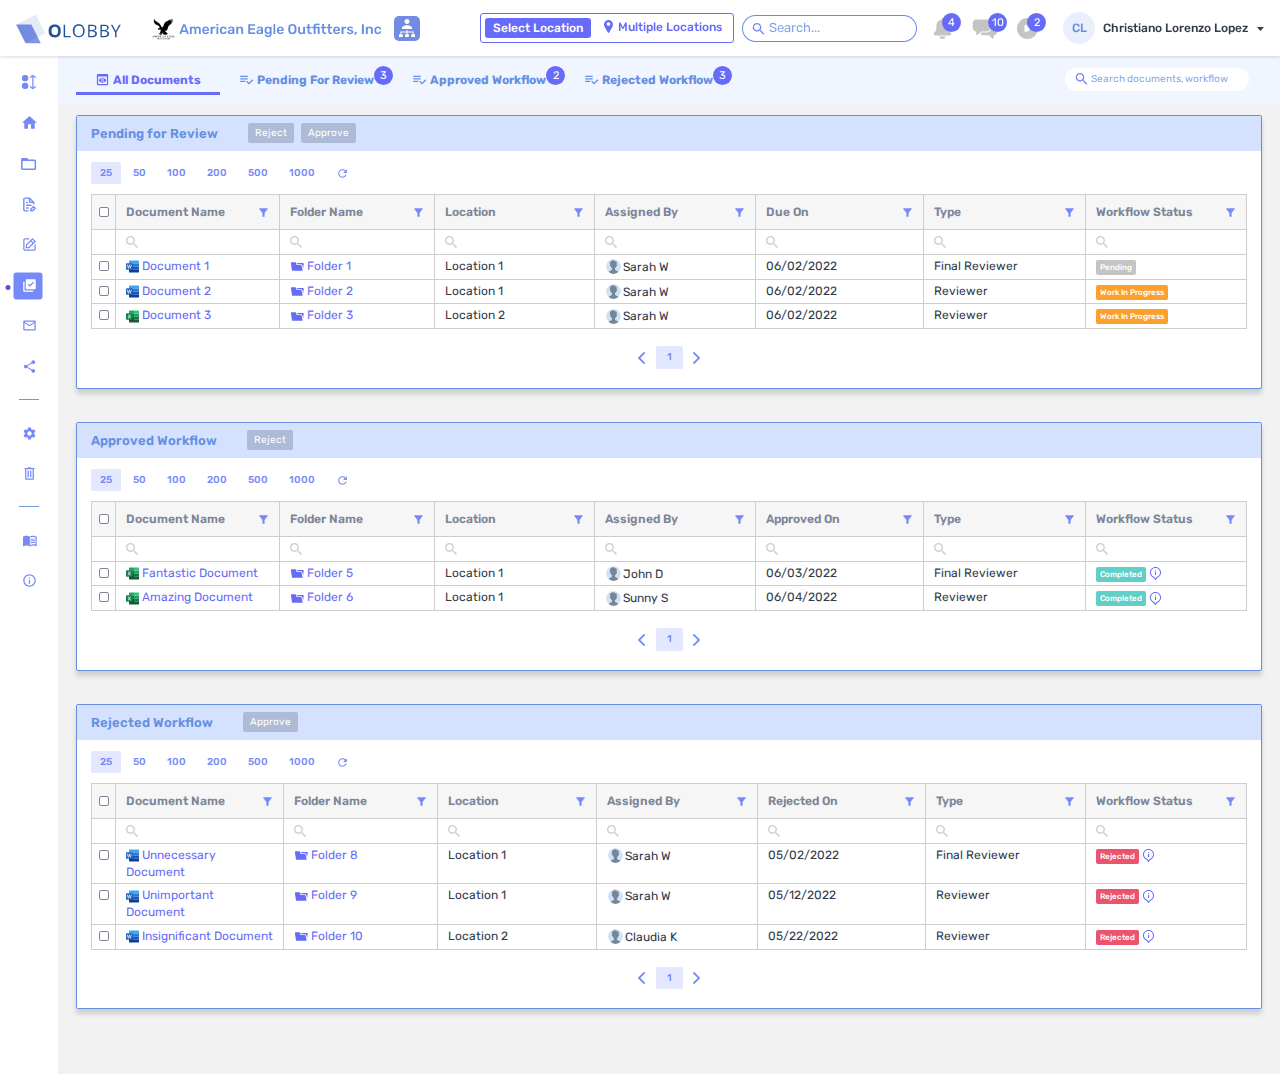
<file: workflow.html>
<!DOCTYPE html>
<html lang="en">
<head>
    <meta charset="utf-8" />
    <title>OLOBBY Dashboard</title>
    <meta name="viewport" content="width=device-width, initial-scale=1.0, user-scalable=0">
    <meta name="description" content=""/>
    <meta name="keywords" content=""/>
    <meta http-equiv="X-UA-Compatible" content="IE=edge"/>
    <!-- favicon -->
    <link rel="shortcut icon" href="assets/images/favicon.ico">
    <!-- css -->
    <link href="assets/libs/fullcalendar/fullcalendar.min.css" rel="stylesheet" type="text/css" />
    <link rel="stylesheet" type="text/css" href="assets/css/bootstrap.min.css" id="bootstrap-stylesheet"/>
    <link rel="stylesheet" type="text/css" href="assets/css/icons.min.css"/>
    <link rel="stylesheet" type="text/css" href="assets/css/app.css" id="app-stylesheet"/>
</head>

<body class="left-side-menu-sm enlarged">
    <!-- location_modal -->
    <div class="modal fade location_modal" tabindex="-1" role="dialog" aria-labelledby="myCenterModalLabel" aria-hidden="true">
        <div class="modal-dialog modal-sm modal-dialog-centered">
            <div class="modal-content">
                <div class="modal-header">
                    <h5 class="modal-title" id="myCenterModalLabel">Select Location</h5>
                    <button type="button" class="close" data-dismiss="modal" aria-hidden="true">
                        <img src="assets/images/icons/close_light.svg" alt="">
                    </button>
                </div>
                <div class="modal-body">
                    <form>
                        <div class="table-responsive">
                            <table class="table simple_table">
                                <thead>
                                    <tr>
                                        <th></th>
                                        <th>View</th>
                                        <th>Set as default</th>
                                    </tr>
                                </thead>
                                <tbody>
                                    <tr>
                                        <td><a href="#">Select All</a></td>
                                        <td class="text-center">
                                            <div class="checkbox checkbox-primary">
                                                <input id="checkbox2" type="checkbox">
                                                <label for="checkbox2"></label>
                                            </div>
                                        </td>
                                        <td class="text-center">
                                            <div class="checkbox checkbox-primary">
                                                <input id="checkbox3" type="checkbox">
                                                <label for="checkbox3"></label>
                                            </div>
                                        </td>
                                    </tr>
                                    <tr>
                                        <td>Location1</td>
                                        <td class="text-center">
                                            <div class="checkbox checkbox-primary">
                                                <input id="checkbox4" type="checkbox">
                                                <label for="checkbox4"></label>
                                            </div>
                                        </td>
                                        <td class="text-center">
                                            <div class="checkbox checkbox-primary">
                                                <input id="checkbox5" type="checkbox">
                                                <label for="checkbox5"></label>
                                            </div>
                                        </td>
                                    </tr>
                                    <tr>
                                        <td>Location2</td>
                                        <td class="text-center">
                                            <div class="checkbox checkbox-primary">
                                                <input id="checkbox6" type="checkbox">
                                                <label for="checkbox6"></label>
                                            </div>
                                        </td>
                                        <td class="text-center">
                                            <div class="checkbox checkbox-primary">
                                                <input id="checkbox7" type="checkbox">
                                                <label for="checkbox7"></label>
                                            </div>
                                        </td>
                                    </tr>
                                    <tr>
                                        <td>Location3</td>
                                        <td class="text-center">
                                            <div class="checkbox checkbox-primary">
                                                <input id="checkbox8" type="checkbox">
                                                <label for="checkbox8"></label>
                                            </div>
                                        </td>
                                        <td class="text-center">
                                            <div class="checkbox checkbox-primary">
                                                <input id="checkbox9" type="checkbox">
                                                <label for="checkbox9"></label>
                                            </div>
                                        </td>
                                    </tr>
                                </tbody>
                            </table>
                        </div>
                        <div class="btn-group">
                            <button type="button" class="btn btn-primary light_color" data-dismiss="modal" aria-hidden="true">Cancel</button>
                            <button type="button" class="btn btn-primary1">Save</button>
                        </div>
                    </form>
                </div>
            </div>
        </div>
    </div>
    <!-- stage_modal -->
    <div class="modal fade stage_modal" tabindex="-1" role="dialog" aria-labelledby="myCenterModalLabel" aria-hidden="true">
        <div class="modal-dialog modal-md modal-dialog-centered">
            <div class="modal-content">
                <div class="modal-header">
                    <h5 class="modal-title" id="myCenterModalLabel">Organizations</h5>
                    <button type="button" class="close" data-dismiss="modal" aria-hidden="true">
                        <img src="assets/images/icons/close_light.svg" alt="">
                    </button>
                </div>
                <div class="modal-body">
                    <ul class="list-unstyled mb-0 checklist_style">
                        <li>
                            <div class="checkbox checkbox-primary">
                                <input id="favorite_folder" type="checkbox">
                                <label for="favorite_folder">American Eagle Outfitters, Inc</label>
                            </div>
                        </li>
                        <li>
                            <div class="checkbox checkbox-primary">
                                <input id="favorite_folder" type="checkbox">
                                <label for="favorite_folder">ABC Company</label>
                            </div>
                        </li>
                        <li>
                            <div class="checkbox checkbox-primary">
                                <input id="favorite_folder" type="checkbox">
                                <label for="favorite_folder">Olobby India</label>
                            </div>
                        </li>
                        <li>
                            <div class="checkbox checkbox-primary">
                                <input id="favorite_folder" type="checkbox">
                                <label for="favorite_folder">Olobby Korea</label>
                            </div>
                        </li>
                        <li>
                            <div class="checkbox checkbox-primary">
                                <input id="favorite_folder" type="checkbox">
                                <label for="favorite_folder">Tags</label>
                            </div>
                        </li>
                    </ul>
                    <div class="btn-group float-right">
                        <button type="button" class="btn btn-primary light_color" data-dismiss="modal" aria-hidden="true">Cancel</button>
                        <button type="button" class="btn btn-primary" data-dismiss="modal" aria-hidden="true">Save</button>
                    </div>
                </div>
            </div>
        </div>
    </div>

    <!-- documentFilter_modal -->
    <div class="modal fade documentFilter_modal" tabindex="-1" role="dialog" aria-labelledby="myCenterModalLabel" aria-hidden="true">
        <div class="modal-dialog modal-sm modal-dialog-centered">
            <div class="modal-content">
                <div class="modal-header">
                    <h5 class="modal-title" id="myCenterModalLabel">Filter</h5>
                    <button type="button" class="close" data-dismiss="modal" aria-hidden="true">
                        <img src="assets/images/icons/close_light.svg" alt="">
                    </button>
                </div>
                <div class="modal-body">
                    <h6 class="info_title"><img src="assets/images/icons/info_multiple_select.svg" alt=""> Select documents</h6>
                    <form class="form">
                        <ul class="list-unstyled mb-3 checklist_style">
                            <li>
                                <div class="checkbox checkbox-single checkbox-primary-link">
                                    <input id="favorite_folder" type="checkbox" checked="">
                                    <label for="favorite_folder" class="selectAll">Select All</label>
                                </div>
                            </li>
                            <li>
                                <div class="checkbox checkbox-primary">
                                    <input id="favorite_folder" type="checkbox" checked="">
                                    <label for="favorite_folder"><img src="assets/images/icons/word_icon.svg" alt=""> Document 1</label>
                                </div>
                            </li>
                            <li>
                                <div class="checkbox checkbox-primary">
                                    <input id="most_recently" type="checkbox" checked="">
                                    <label for="most_recently"><img src="assets/images/icons/word_icon.svg" alt=""> Document 2</label>
                                </div>
                            </li>
                            <li>
                                <div class="checkbox checkbox-primary">
                                    <input id="open_document" type="checkbox" checked="">
                                    <label for="open_document"><img src="assets/images/icons/excel_icon.svg" alt=""> Document 1</label>
                                </div>
                            </li>
                        </ul>
                        <div class="btn-group">
                            <button type="button" class="btn btn-primary light_color" data-dismiss="modal" aria-hidden="true">Cancel</button>
                            <button type="button" class="btn btn-primary1">Save</button>
                        </div>
                    </form>
                </div>
            </div>
        </div>
    </div>
    <!-- locationFilter_modal -->
    <div class="modal fade locationFilter_modal" tabindex="-1" role="dialog" aria-labelledby="myCenterModalLabel" aria-hidden="true">
        <div class="modal-dialog modal-sm modal-dialog-centered">
            <div class="modal-content">
                <div class="modal-header">
                    <h5 class="modal-title" id="myCenterModalLabel">Filter</h5>
                    <button type="button" class="close" data-dismiss="modal" aria-hidden="true">
                        <img src="assets/images/icons/close_light.svg" alt="">
                    </button>
                </div>
                <div class="modal-body">
                    <h6 class="info_title"><img src="assets/images/icons/info_multiple_select.svg" alt=""> Select locations</h6>
                    <form class="form">
                        <ul class="list-unstyled mb-3 checklist_style">
                            <li>
                                <div class="checkbox checkbox-single checkbox-primary-link">
                                    <input id="favorite_folder" type="checkbox" checked="">
                                    <label for="favorite_folder" class="selectAll">Select All</label>
                                </div>
                            </li>
                            <li>
                                <div class="checkbox checkbox-primary">
                                    <input id="favorite_folder" type="checkbox" checked="">
                                    <label for="favorite_folder">Location 1</label>
                                </div>
                            </li>
                            <li>
                                <div class="checkbox checkbox-primary">
                                    <input id="most_recently" type="checkbox" checked="">
                                    <label for="most_recently">Location 2</label>
                                </div>
                            </li>
                        </ul>
                        <div class="btn-group">
                            <button type="button" class="btn btn-primary light_color" data-dismiss="modal" aria-hidden="true">Cancel</button>
                            <button type="button" class="btn btn-primary1">Save</button>
                        </div>
                    </form>
                </div>
            </div>
        </div>
    </div>
    <!-- typeFilter_modal -->
    <div class="modal fade typeFilter_modal" tabindex="-1" role="dialog" aria-labelledby="myCenterModalLabel" aria-hidden="true">
        <div class="modal-dialog modal-sm modal-dialog-centered">
            <div class="modal-content">
                <div class="modal-header">
                    <h5 class="modal-title" id="myCenterModalLabel">Filter</h5>
                    <button type="button" class="close" data-dismiss="modal" aria-hidden="true">
                        <img src="assets/images/icons/close_light.svg" alt="">
                    </button>
                </div>
                <div class="modal-body">
                    <h6 class="info_title"><img src="assets/images/icons/info_multiple_select.svg" alt=""> Select workflow type</h6>
                    <form class="form">
                        <ul class="list-unstyled mb-3 checklist_style">
                            <li>
                                <div class="checkbox checkbox-single checkbox-primary-link">
                                    <input id="favorite_folder" type="checkbox" checked="">
                                    <label for="favorite_folder" class="selectAll">Select All</label>
                                </div>
                            </li>
                            <li>
                                <div class="checkbox checkbox-primary">
                                    <input id="favorite_folder" type="checkbox" checked="">
                                    <label for="favorite_folder">Preparer</label>
                                </div>
                            </li>
                            <li>
                                <div class="checkbox checkbox-primary">
                                    <input id="most_recently" type="checkbox" checked="">
                                    <label for="most_recently">Reviewer</label>
                                </div>
                            </li>
                            <li>
                                <div class="checkbox checkbox-primary">
                                    <input id="most_recently" type="checkbox" checked="">
                                    <label for="most_recently">Final Reviewer</label>
                                </div>
                            </li>
                        </ul>
                        <div class="btn-group">
                            <button type="button" class="btn btn-primary light_color" data-dismiss="modal" aria-hidden="true">Cancel</button>
                            <button type="button" class="btn btn-primary1">Save</button>
                        </div>
                    </form>
                </div>
            </div>
        </div>
    </div>

    <!-- reject_modal -->
    <div class="modal fade reject_modal" tabindex="-1" role="dialog" aria-labelledby="myCenterModalLabel" aria-hidden="true">
        <div class="modal-dialog modal-md modal-dialog-centered">
            <div class="modal-content">
                <div class="modal-header">
                    <h5 class="modal-title" id="myCenterModalLabel">Reject Document</h5>
                    <button type="button" class="close" data-dismiss="modal" aria-hidden="true">
                        <img src="assets/images/icons/close_light.svg" alt="">
                    </button>
                </div>
                <div class="modal-body">
                    <h6 class="info_title"><img src="assets/images/icons/info_multiple_select.svg" alt=""> Please confirm rejecting the below document(s)</h6>
                    <form class="form">
                        <ul class="list-unstyled mb-0">
                            <li class="mb-1">
                                <div class="img_txt">
                                    <img src="assets/images/icons/word_icon.svg" alt="" width="12px"/> <span><a href="#" class="txtLink"> Document 1</a></span>
                                </div>
                            </li>
                            <li>
                                <div class="img_txt">
                                    <img src="assets/images/icons/excel_icon.svg" alt="" width="12px"/> <span><a href="#" class="txtLink"> Document 3</a></span>
                                </div>
                            </li>
                        </ul>
                        <div class="btn-group">
                            <button type="button" class="btn btn-primary light_color" data-dismiss="modal" aria-hidden="true">Cancel</button>
                            <button type="button" class="btn btn-primary1" data-dismiss="modal" data-toggle="modal" data-target=".rejectAll_modal">Reject</button>
                        </div>
                    </form>
                </div>
            </div>
        </div>
    </div>
    <!-- rejectAll_modal -->
    <div class="modal fade rejectAll_modal" tabindex="-1" role="dialog" aria-labelledby="myCenterModalLabel" aria-hidden="true">
        <div class="modal-dialog modal-md modal-dialog-centered">
            <div class="modal-content">
                <div class="modal-header">
                    <h5 class="modal-title" id="myCenterModalLabel">Reject All Documents</h5>
                    <button type="button" class="close" data-dismiss="modal" aria-hidden="true">
                        <img src="assets/images/icons/close_light.svg" alt="">
                    </button>
                </div>
                <div class="modal-body">
                    <h6 class="info_title"><img src="assets/images/icons/info_multiple_select.svg" alt=""> Please confirm rejecting all documents</h6>
                    <form class="form">
                        <div class="btn-group">
                            <button type="button" class="btn btn-primary light_color" data-dismiss="modal" aria-hidden="true">Cancel</button>
                            <button type="button" class="btn btn-primary1" data-dismiss="modal">Reject</button>
                        </div>
                    </form>
                </div>
            </div>
        </div>
    </div>
    <!-- approved_modal -->
    <div class="modal fade approved_modal" tabindex="-1" role="dialog" aria-labelledby="myCenterModalLabel" aria-hidden="true">
        <div class="modal-dialog modal-md modal-dialog-centered">
            <div class="modal-content">
                <div class="modal-header">
                    <h5 class="modal-title" id="myCenterModalLabel">Approve Document</h5>
                    <button type="button" class="close" data-dismiss="modal" aria-hidden="true">
                        <img src="assets/images/icons/close_light.svg" alt="">
                    </button>
                </div>
                <div class="modal-body">
                    <h6 class="info_title"><img src="assets/images/icons/info_multiple_select.svg" alt=""> Please confirm rejecting the below document(s)</h6>
                    <form class="form">
                        <ul class="list-unstyled mb-0">
                            <li class="mb-1">
                                <div class="img_txt">
                                    <img src="assets/images/icons/word_icon.svg" alt="" width="12px"/> <span><a href="#" class="txtLink"> Document 1</a></span>
                                </div>
                            </li>
                            <li>
                                <div class="img_txt">
                                    <img src="assets/images/icons/excel_icon.svg" alt="" width="12px"/> <span><a href="#" class="txtLink"> Document 3</a></span>
                                </div>
                            </li>
                        </ul>
                        <div class="btn-group">
                            <button type="button" class="btn btn-primary light_color" data-dismiss="modal" aria-hidden="true">Cancel</button>
                            <button type="button" class="btn btn-primary1" data-dismiss="modal" data-toggle="modal" data-target=".approvedAll_modal">Approve</button>
                        </div>
                    </form>
                </div>
            </div>
        </div>
    </div>
    <!-- approvedAll_modal -->
    <div class="modal fade approvedAll_modal" tabindex="-1" role="dialog" aria-labelledby="myCenterModalLabel" aria-hidden="true">
        <div class="modal-dialog modal-md modal-dialog-centered">
            <div class="modal-content">
                <div class="modal-header">
                    <h5 class="modal-title" id="myCenterModalLabel">Approve All Documents</h5>
                    <button type="button" class="close" data-dismiss="modal" aria-hidden="true">
                        <img src="assets/images/icons/close_light.svg" alt="">
                    </button>
                </div>
                <div class="modal-body">
                    <h6 class="info_title"><img src="assets/images/icons/info_multiple_select.svg" alt="">Please confirm approving all documents</h6>
                    <form class="form">
                        <div class="btn-group">
                            <button type="button" class="btn btn-primary light_color" data-dismiss="modal" aria-hidden="true">Cancel</button>
                            <button type="button" class="btn btn-primary1" data-dismiss="modal">Approve</button>
                        </div>
                    </form>
                </div>
            </div>
        </div>
    </div>

    <div id="wrapper">
        <!-- Topbar Start -->
        <div class="navbar-custom">
            <!-- LOGO -->
            <div class="logo-box">
                <a href="index.html" class="logo logo-dark">
                    <span class="logo-lg">
                        <img src="assets/images/olobby_logo.svg" alt="">
                    </span>
                    <span class="logo-sm">
                        <img src="assets/images/logo_sm.svg" alt="">
                    </span>
                </a>
            </div>

            <ul class="list-unstyled topnav-menu float-right mb-0">
                <!-- <li class="dropdown notification-list">
                    <a class="nav-link dropdown-toggle" data-toggle="dropdown" href="#" role="button" aria-haspopup="false" aria-expanded="false">
                        <i class="mdi mdi-bell noti-icon"></i>
                        <span class="badge badge-info rounded-circle noti-icon-badge">4</span>
                    </a>
                    <div class="dropdown-menu dropdown-menu-right dropdown-lg">
                        <div class="dropdown-item noti-title">
                            <h5 class="font-16 m-0">
                                <span class="float-right">
                                    <a href="#" class="text-dark">
                                        <small>Clear All</small>
                                    </a>
                                </span>Notification
                            </h5>
                        </div>

                        <div class="slimscroll noti-scroll">
                            <a href="javascript:void(0);" class="dropdown-item notify-item">
                                <div class="notify-icon bg-success"><i class="mdi mdi-comment-account-outline"></i></div>
                                <p class="notify-details">Caleb Flakelar commented on Admin<small class="text-muted">1 min ago</small></p>
                            </a>
                            <a href="javascript:void(0);" class="dropdown-item notify-item">
                                <div class="notify-icon bg-info"><i class="mdi mdi-account-plus"></i></div>
                                <p class="notify-details">New user registered.<small class="text-muted">5 hours ago</small></p>
                            </a>
                            <a href="javascript:void(0);" class="dropdown-item notify-item">
                                <div class="notify-icon bg-danger"><i class="mdi mdi-heart"></i></div>
                                <p class="notify-details">Carlos Crouch liked <b>Admin</b><small class="text-muted">3 days ago</small></p>
                            </a>
                            <a href="javascript:void(0);" class="dropdown-item notify-item">
                                <div class="notify-icon bg-warning"><i class="mdi mdi-comment-account-outline"></i></div>
                                <p class="notify-details">Caleb Flakelar commented on Admin<small class="text-muted">4 days ago</small></p>
                            </a>
                            <a href="javascript:void(0);" class="dropdown-item notify-item">
                                <div class="notify-icon bg-primary">
                                    <i class="mdi mdi-heart"></i>
                                </div>
                                <p class="notify-details">Carlos Crouch liked <b>Admin</b>
                                    <small class="text-muted">13 days ago</small>
                                </p>
                            </a>
                        </div>
                        <a href="javascript:void(0);" class="dropdown-item text-primary text-center notify-item notify-all ">
                            View all
                            <i class="fi-arrow-right"></i>
                        </a>
                    </div>
                </li> -->
                <li class="dropdown notification-list">
                    <a class="nav-link dropdown-toggle" data-toggle="dropdown" href="#" role="button" aria-haspopup="false" aria-expanded="false">
                        <img src="assets/images/icons/notification_bell.svg" alt="">
                        <span class="badge badge-info rounded-circle noti-icon-badge">4</span>
                    </a>
                    <div class="dropdown-menu dropdown-menu-right dropdown-lg">
                        <div class="dropdown-item noti-title">
                            <span>notifications</span>
                        </div>
                    </div>
                </li>
                <li class="dropdown notification-list">
                    <a class="nav-link dropdown-toggle" data-toggle="dropdown" href="#" role="button" aria-haspopup="false" aria-expanded="false">
                        <img src="assets/images/icons/chat.svg" alt="">
                        <span class="badge badge-info rounded-circle noti-icon-badge">10</span>
                    </a>
                    <div class="dropdown-menu dropdown-menu-right dropdown-lg">
                        <div class="dropdown-item noti-title">
                            <span>comments</span>
                        </div>
                    </div>
                </li>
                <li class="dropdown notification-list">
                    <a class="nav-link dropdown-toggle" data-toggle="dropdown" href="#" role="button" aria-haspopup="false" aria-expanded="false">
                        <img src="assets/images/icons/play_button.svg" alt="">
                        <span class="badge badge-info rounded-circle noti-icon-badge">2</span>
                    </a>
                    <div class="dropdown-menu dropdown-menu-right dropdown-lg">
                        <div class="dropdown-item noti-title">
                            <span>----</span>
                        </div>
                    </div>
                </li>
                <li class="dropdown notification-list">
                    <a class="nav-link dropdown-toggle nav-user mr-0" data-toggle="dropdown" href="#" role="button" aria-haspopup="false" aria-expanded="false">
                        <!-- <img src="assets/images/users/avatar-5.jpg" alt="user-image" class="rounded-circle"> -->
                        <figure class="rounded-circle">
                            <span>CL</span>
                            <!-- <img src="assets/images/users/avatar-5.jpg" alt="user-image" class="img-fluid"> -->
                        </figure>
                        <span class="pro-user-name user-name">
                            Christiano Lorenzo Lopez <img src="assets/images/icons/triangle_down.svg" alt="">
                        </span>
                    </a>
                    <div class="dropdown-menu dropdown-menu-right profile-dropdown">
                        <a href="javascript:void(0);" class="dropdown-item btn">
                            <span>Logout</span>
                            <img src="assets/images/icons/close.svg" class="float-right" alt="">
                        </a>
                        <div class="menu_links">
                            <a href="javascript:void(0);" class="dropdown-item notify-item">
                                <svg width="15" height="15" viewBox="0 0 15 15" fill="none" xmlns="http://www.w3.org/2000/svg">
                                    <path d="M14.1938 11.25H14.0625V10.2972C14.0625 9.86212 13.8896 9.44482 13.582 9.13714C13.2743 8.82947 12.857 8.65662 12.4219 8.65662C11.9868 8.65662 11.5695 8.82947 11.2618 9.13714C10.9541 9.44482 10.7812 9.86212 10.7812 10.2972V11.25H10.65C10.4363 11.2503 10.2314 11.3353 10.0802 11.4865C9.9291 11.6376 9.84406 11.8425 9.84375 12.0562V13.507C9.84406 13.9029 10.0015 14.2824 10.2814 14.5624C10.5613 14.8423 10.9409 14.9997 11.3367 15H13.507C13.9029 14.9997 14.2825 14.8423 14.5624 14.5624C14.8423 14.2824 14.9997 13.9029 15 13.507V12.0562C14.9997 11.8425 14.9146 11.6376 14.7635 11.4865C14.6124 11.3353 14.4075 11.2503 14.1938 11.25ZM11.25 10.2972C11.25 9.98644 11.3735 9.68837 11.5932 9.4686C11.813 9.24883 12.1111 9.12537 12.4219 9.12537C12.7327 9.12537 13.0307 9.24883 13.2505 9.4686C13.4703 9.68837 13.5938 9.98644 13.5938 10.2972V11.25H11.25V10.2972ZM14.5312 13.507C14.5309 13.7786 14.4229 14.0389 14.2309 14.2309C14.0389 14.4229 13.7786 14.5309 13.507 14.5312H11.3367C11.0652 14.5309 10.8048 14.4229 10.6128 14.2309C10.4208 14.0389 10.3128 13.7786 10.3125 13.507V12.0562C10.3125 11.9667 10.3481 11.8809 10.4114 11.8176C10.4746 11.7543 10.5605 11.7187 10.65 11.7187H14.1938C14.2833 11.7187 14.3691 11.7543 14.4324 11.8176C14.4957 11.8809 14.5312 11.9667 14.5312 12.0562V13.507Z" fill="black"/>
                                    <path d="M12.4219 12.0797C12.2658 12.0794 12.1146 12.134 11.9946 12.2339C11.8747 12.3338 11.7937 12.4727 11.7658 12.6263C11.7379 12.7798 11.7648 12.9383 11.8419 13.0741C11.919 13.2098 12.0413 13.3141 12.1875 13.3688V13.8282C12.1875 13.8903 12.2122 13.9499 12.2561 13.9939C12.3001 14.0378 12.3597 14.0625 12.4219 14.0625C12.484 14.0625 12.5436 14.0378 12.5876 13.9939C12.6316 13.9499 12.6562 13.8903 12.6562 13.8282V13.3688C12.8024 13.3141 12.9248 13.2098 13.0018 13.0741C13.0789 12.9383 13.1059 12.7798 13.0779 12.6263C13.05 12.4727 12.969 12.3338 12.8491 12.2339C12.7292 12.134 12.578 12.0794 12.4219 12.0797ZM12.4219 12.5485C12.461 12.5485 12.4993 12.5601 12.5319 12.5818C12.5645 12.6036 12.5899 12.6345 12.6048 12.6707C12.6198 12.7069 12.6238 12.7467 12.6161 12.7851C12.6085 12.8236 12.5896 12.8589 12.5619 12.8866C12.5342 12.9142 12.4989 12.9331 12.4605 12.9408C12.4221 12.9484 12.3823 12.9445 12.3461 12.9295C12.3099 12.9145 12.279 12.8891 12.2572 12.8565C12.2354 12.824 12.2238 12.7857 12.2238 12.7465C12.2238 12.694 12.2447 12.6436 12.2818 12.6065C12.319 12.5693 12.3693 12.5485 12.4219 12.5485Z" fill="black"/>
                                    <path d="M6.79696 7.89629C7.43254 7.89674 8.0585 8.05151 8.62107 8.34728C9.18363 8.64306 9.66597 9.071 10.0266 9.59434C10.0435 9.62095 10.0657 9.64387 10.0916 9.66174C10.1176 9.67961 10.1469 9.69205 10.1778 9.69833C10.2087 9.70461 10.2405 9.70458 10.2714 9.69826C10.3023 9.69195 10.3316 9.67946 10.3576 9.66156C10.3835 9.64365 10.4056 9.6207 10.4225 9.59406C10.4393 9.56743 10.4507 9.53767 10.4557 9.50656C10.4608 9.47545 10.4596 9.44362 10.4521 9.413C10.4447 9.38237 10.4311 9.35357 10.4122 9.32832C9.83167 8.48698 8.97588 7.87445 7.99227 7.59629C8.48996 7.32965 8.88433 6.9044 9.11276 6.38806C9.3412 5.87171 9.39061 5.29385 9.25315 4.74622C9.11569 4.19859 8.79925 3.71256 8.35405 3.36529C7.90885 3.01803 7.36041 2.82943 6.79578 2.82943C6.23116 2.82943 5.68272 3.01803 5.23752 3.36529C4.79232 3.71256 4.47587 4.19859 4.33842 4.74622C4.20096 5.29385 4.25037 5.87171 4.47881 6.38806C4.70724 6.9044 5.10161 7.32965 5.5993 7.59629C4.75531 7.83706 4.00266 8.32485 3.43817 8.99689C2.87368 9.66893 2.52316 10.4945 2.43172 11.3674C1.67327 10.6447 1.1061 9.74508 0.781086 8.74916C0.456076 7.75325 0.3834 6.69223 0.569579 5.6613C0.755759 4.63037 1.19497 3.66179 1.8478 2.84246C2.50063 2.02314 3.34666 1.37871 4.30997 0.966991C5.27328 0.555275 6.32374 0.389154 7.36708 0.483536C8.41043 0.577918 9.41402 0.929849 10.2878 1.50775C11.1616 2.08565 11.8783 2.87144 12.3735 3.79462C12.8687 4.71779 13.1269 5.74947 13.1251 6.79707C13.1252 7.22688 13.082 7.65561 12.9962 8.07676C12.9879 8.1076 12.9859 8.13982 12.9905 8.17143C12.9951 8.20305 13.0061 8.23339 13.0228 8.2606C13.0396 8.2878 13.0617 8.3113 13.0879 8.32965C13.114 8.34799 13.1436 8.3608 13.1749 8.36728C13.2062 8.37376 13.2385 8.37377 13.2698 8.36733C13.3011 8.36088 13.3307 8.34811 13.3569 8.32979C13.383 8.31147 13.4052 8.288 13.4219 8.26081C13.4387 8.23362 13.4498 8.20329 13.4544 8.17168C13.7595 6.69243 13.5633 5.15366 12.8966 3.79836C12.2299 2.44305 11.1308 1.34842 9.77275 0.687297C8.41472 0.0261737 6.87517 -0.163774 5.39717 0.147445C3.91918 0.458665 2.58695 1.25332 1.61084 2.40594C0.634731 3.55856 0.0703509 5.00347 0.00681299 6.51254C-0.0567249 8.02161 0.384199 9.50885 1.25997 10.7394C2.13573 11.97 3.39645 12.8739 4.84305 13.3082C6.28965 13.7426 7.83972 13.6827 9.24852 13.1381C9.30474 13.1145 9.34956 13.0699 9.37344 13.0138C9.39732 12.9577 9.3984 12.8945 9.37644 12.8376C9.35448 12.7807 9.3112 12.7346 9.25581 12.7091C9.20042 12.6836 9.13727 12.6807 9.07977 12.701C8.05389 13.0969 6.94255 13.2187 5.85528 13.0543C4.76801 12.8899 3.74235 12.445 2.87938 11.7635C2.89414 10.7337 3.31321 9.75104 4.04614 9.02754C4.77907 8.30404 5.76708 7.89772 6.79696 7.89629ZM4.73211 5.3627C4.73211 4.95431 4.85321 4.5551 5.0801 4.21554C5.30699 3.87597 5.62947 3.61132 6.00677 3.45503C6.38408 3.29875 6.79925 3.25786 7.19979 3.33753C7.60033 3.41721 7.96825 3.61386 8.25702 3.90264C8.54579 4.19141 8.74245 4.55933 8.82212 4.95987C8.9018 5.36041 8.8609 5.77558 8.70462 6.15288C8.54834 6.53018 8.28368 6.85267 7.94412 7.07955C7.60456 7.30644 7.20534 7.42754 6.79696 7.42754C6.24952 7.42692 5.72468 7.20918 5.33758 6.82208C4.95048 6.43498 4.73273 5.91014 4.73211 5.3627Z" fill="black"/>
                                </svg>
                                <span>Admin Manager</span>
                            </a>
                            <a href="user_settings.html" class="dropdown-item notify-item">
                                <svg width="15" height="15" viewBox="0 0 15 15" fill="none" xmlns="http://www.w3.org/2000/svg">
                                    <path d="M9.25 8.75H8.975C8.87156 8.75019 8.77903 8.68566 8.7435 8.5885C8.713 8.5085 8.68025 8.43025 8.645 8.35275C8.60119 8.2585 8.62119 8.14691 8.695 8.07375L8.891 7.8775C9.18197 7.58397 9.18144 7.11059 8.88975 6.81775L8.18325 6.11125C7.89003 5.81975 7.41647 5.81975 7.12325 6.11125L6.92725 6.307C6.85394 6.38053 6.74253 6.4005 6.64825 6.357C6.57075 6.32175 6.4925 6.289 6.41225 6.257C6.31459 6.22172 6.24963 6.12884 6.25 6.025V5.75C6.25 5.33578 5.91422 5 5.5 5H4.5C4.08578 5 3.75 5.33578 3.75 5.75V6.025C3.75019 6.12844 3.68566 6.22097 3.5885 6.2565C3.5085 6.287 3.43025 6.31975 3.35275 6.355C3.25847 6.39859 3.14703 6.37862 3.07375 6.305L2.8775 6.109C2.58431 5.81769 2.11094 5.81769 1.81775 6.109L1.11125 6.81775C0.81975 7.11097 0.81975 7.58453 1.11125 7.87775L1.307 8.07375C1.38081 8.14691 1.40081 8.2585 1.357 8.35275C1.32175 8.43025 1.289 8.5085 1.25825 8.58875C1.22247 8.68647 1.12906 8.75106 1.025 8.75H0.75C0.335781 8.75 0 9.08578 0 9.5V10.5C0 10.9142 0.335781 11.25 0.75 11.25H1.025C1.12844 11.2498 1.22097 11.3143 1.2565 11.4115C1.287 11.4915 1.31975 11.5698 1.355 11.6473C1.39881 11.7415 1.37881 11.8531 1.305 11.9263L1.109 12.1225C0.817688 12.4157 0.817688 12.8891 1.109 13.1823L1.8155 13.8888C2.10872 14.1803 2.58228 14.1803 2.8755 13.8888L3.0715 13.693C3.14481 13.6195 3.25622 13.5995 3.3505 13.643C3.428 13.6782 3.50625 13.711 3.5865 13.743C3.68466 13.7779 3.75019 13.8708 3.75 13.975V14.25C3.75 14.6642 4.08578 15 4.5 15H5.5C5.91422 15 6.25 14.6642 6.25 14.25V13.975C6.24981 13.8716 6.31434 13.779 6.4115 13.7435C6.4915 13.713 6.56975 13.6803 6.64725 13.645C6.74153 13.6014 6.85297 13.6214 6.92625 13.695L7.1225 13.891C7.41609 14.1818 7.88934 14.1813 8.18225 13.8897L8.88875 13.1833C9.18025 12.89 9.18025 12.4165 8.88875 12.1233L8.693 11.9272C8.61919 11.8541 8.59919 11.7425 8.643 11.6482C8.67825 11.5707 8.711 11.4925 8.743 11.4122C8.77828 11.3146 8.87116 11.2496 8.975 11.25H9.25C9.66422 11.25 10 10.9142 10 10.5V9.5C10 9.08578 9.66422 8.75 9.25 8.75ZM9.5 10.5C9.5 10.6381 9.38806 10.75 9.25 10.75H8.975C8.66422 10.7512 8.38609 10.9432 8.275 11.2335C8.2485 11.3035 8.21984 11.3724 8.189 11.4403C8.06047 11.724 8.12009 12.0576 8.339 12.2793L8.5345 12.475C8.63219 12.5726 8.63228 12.7309 8.53469 12.8286C8.53462 12.8286 8.53456 12.8287 8.5345 12.8287L7.828 13.5352C7.73038 13.6328 7.57212 13.6328 7.4745 13.5352L7.2785 13.3395C7.05697 13.1204 6.72322 13.0608 6.4395 13.1895C6.37175 13.2203 6.30275 13.249 6.23325 13.2755C5.94322 13.3866 5.75125 13.6644 5.75 13.975V14.25C5.75 14.3881 5.63806 14.5 5.5 14.5H4.5C4.36194 14.5 4.25 14.3881 4.25 14.25V13.975C4.24884 13.6642 4.05675 13.3861 3.7665 13.275C3.6965 13.2485 3.62759 13.2198 3.55975 13.189C3.276 13.0605 2.94241 13.1202 2.72075 13.339L2.525 13.5345C2.42744 13.6322 2.26912 13.6323 2.17144 13.5347C2.17138 13.5346 2.17131 13.5346 2.17125 13.5345L1.46475 12.8287C1.36716 12.7311 1.36716 12.5729 1.46475 12.4753L1.6605 12.2793C1.87941 12.0576 1.93903 11.724 1.8105 11.4403C1.77975 11.3725 1.751 11.3035 1.7245 11.234C1.61369 10.9437 1.33575 10.7514 1.025 10.75H0.75C0.611938 10.75 0.5 10.6381 0.5 10.5V9.5C0.5 9.36194 0.611938 9.25 0.75 9.25H1.025C1.33578 9.24884 1.61391 9.05675 1.725 8.7665C1.7515 8.6965 1.78016 8.62759 1.811 8.55975C1.93953 8.276 1.87988 7.94237 1.661 7.72075L1.4645 7.525C1.36681 7.42744 1.36672 7.26912 1.46431 7.17144C1.46438 7.17137 1.46444 7.17131 1.4645 7.17125L2.171 6.46475C2.26863 6.36716 2.42687 6.36716 2.5245 6.46475L2.7205 6.6605C2.94203 6.87959 3.27578 6.93925 3.5595 6.8105C3.62725 6.77975 3.69625 6.751 3.76575 6.7245C4.05619 6.61378 4.24859 6.33581 4.25 6.025V5.75C4.25 5.61194 4.36194 5.5 4.5 5.5H5.5C5.63806 5.5 5.75 5.61194 5.75 5.75V6.025C5.75116 6.33578 5.94325 6.61391 6.2335 6.725C6.3035 6.7515 6.37241 6.78016 6.44025 6.811C6.72397 6.93975 7.05772 6.88009 7.27925 6.661L7.475 6.4655C7.573 6.36856 7.73075 6.36856 7.82875 6.4655L8.53525 7.172C8.63284 7.26962 8.63284 7.42787 8.53525 7.5255L8.3395 7.7215C8.12063 7.94313 8.06097 8.27675 8.1895 8.5605C8.22025 8.62825 8.249 8.69725 8.2755 8.76675C8.38656 9.05678 8.66444 9.24875 8.975 9.25H9.25C9.38806 9.25 9.5 9.36194 9.5 9.5V10.5Z" fill="black"/>
                                    <path d="M7.24502 9.9C7.24252 9.84 7.23827 9.78026 7.23102 9.72075C7.22302 9.65675 7.21352 9.59325 7.20027 9.531C7.19152 9.49025 7.18002 9.45 7.16902 9.4095C7.15502 9.358 7.13927 9.30725 7.12177 9.25725C7.10952 9.2225 7.09677 9.188 7.08377 9.15375C7.05158 9.07369 7.01477 8.99553 6.97352 8.91975C6.97026 8.914 6.96827 8.90775 6.96502 8.902C6.89998 8.78625 6.82467 8.67653 6.74002 8.57425C6.73276 8.56525 6.72452 8.55675 6.71702 8.548C6.68252 8.50725 6.64702 8.46775 6.60977 8.43C6.59027 8.40975 6.56977 8.39075 6.54927 8.37125C6.52427 8.348 6.49926 8.325 6.47427 8.303C6.44392 8.27666 6.41301 8.25116 6.38152 8.2265L6.34052 8.196C5.95367 7.90625 5.48333 7.74975 5.00002 7.75C4.97502 7.75 4.95002 7.75375 4.92502 7.75475C4.87177 7.75625 4.81827 7.75925 4.76452 7.76475C4.73627 7.76775 4.70777 7.771 4.67952 7.775C4.59802 7.78572 4.51714 7.80084 4.43727 7.82025C3.23348 8.13131 2.5098 9.35938 2.82086 10.5632C3.02586 11.3564 3.64561 11.9757 4.43902 12.18C4.44302 12.18 4.44726 12.1813 4.45151 12.1823C4.53786 12.2038 4.62533 12.2205 4.71352 12.2323C4.77176 12.2395 4.83002 12.241 4.88852 12.2438C4.92752 12.2458 4.96352 12.2515 5.00427 12.2515C5.07552 12.2515 5.14951 12.2468 5.22501 12.2393C5.23302 12.2393 5.24102 12.237 5.25002 12.236C5.31077 12.2293 5.37227 12.2203 5.43501 12.2078C5.46002 12.203 5.48326 12.1968 5.50726 12.1913C5.55127 12.181 5.59502 12.1703 5.64001 12.157C5.67501 12.1465 5.70902 12.1343 5.74326 12.1223C5.77751 12.1103 5.81301 12.0973 5.84852 12.0838C5.88401 12.0703 5.91377 12.0548 5.94602 12.0398C5.98802 12.0205 6.02977 12.0015 6.07102 11.979H6.07252C6.30583 11.8541 6.52133 11.6985 6.71327 11.5163C6.76511 11.4679 6.8102 11.4127 6.84727 11.3523C7.04239 11.0394 7.17058 10.6896 7.22377 10.3248C7.23077 10.2765 7.23702 10.2283 7.24077 10.179C7.24427 10.1338 7.24677 10.0888 7.24777 10.0438C7.24777 10.0295 7.24977 10.016 7.24977 10.0018C7.25002 9.96651 7.24652 9.93401 7.24502 9.9ZM6.74677 10.0638C6.74677 10.0845 6.74502 10.1053 6.74377 10.1258C6.73927 10.1863 6.73152 10.2468 6.72127 10.3075C6.62783 10.8273 6.30511 11.2773 5.84277 11.5325C5.81177 11.5488 5.78127 11.564 5.75077 11.578L5.73002 11.588C5.58477 11.6539 5.43145 11.7004 5.27402 11.726C5.26302 11.7278 5.25177 11.7298 5.24051 11.7313C5.20926 11.7358 5.17851 11.7395 5.14801 11.7423C5.10776 11.7458 5.06727 11.7478 5.02602 11.7485C5.00852 11.7485 4.99127 11.7485 4.97377 11.7485C4.91461 11.7478 4.85555 11.7442 4.79677 11.7375L4.76676 11.734C4.69801 11.725 4.62983 11.7122 4.56252 11.6955C3.6262 11.4559 3.06145 10.5025 3.30108 9.56622C3.45942 8.94753 3.94223 8.46422 4.56077 8.30525V8.305C4.70439 8.26878 4.85189 8.25028 5.00002 8.25C5.07148 8.25041 5.14289 8.25525 5.21376 8.2645C5.23276 8.26675 5.25151 8.27025 5.27026 8.273C5.32427 8.2815 5.37777 8.29225 5.43052 8.30575C5.44777 8.31025 5.46501 8.31425 5.48201 8.319C5.61495 8.35738 5.74292 8.41125 5.86327 8.4795C5.88251 8.49075 5.90127 8.5025 5.92027 8.51425C5.95977 8.53925 5.99802 8.56425 6.03577 8.59275C6.05602 8.6075 6.07652 8.622 6.09602 8.63775C6.14508 8.67694 6.19205 8.71866 6.23677 8.76275C6.25452 8.78075 6.27077 8.8005 6.28802 8.81925C6.31677 8.8505 6.34477 8.8825 6.37152 8.91625C6.39002 8.9395 6.40777 8.9635 6.42527 8.98775C6.45027 9.02375 6.47527 9.06125 6.49777 9.09925C6.51027 9.12 6.52277 9.14025 6.53552 9.1615C6.56777 9.22085 6.59648 9.28204 6.62152 9.34475C6.63152 9.36975 6.64002 9.39475 6.64902 9.41975C6.66527 9.46575 6.67927 9.51225 6.69152 9.55925C6.69777 9.58425 6.70477 9.6065 6.71002 9.63075C6.72461 9.69832 6.7352 9.76669 6.74177 9.83551C6.74326 9.85375 6.74327 9.87226 6.74452 9.89051C6.74802 9.94801 6.74902 10.0058 6.74677 10.0638Z" fill="black"/>
                                    <path d="M14.25 5.25H13.4638C13.3589 5.25106 13.2651 5.18503 13.2308 5.086C13.1532 4.85378 13.0594 4.62728 12.95 4.40825C12.9036 4.31366 12.9229 4.19994 12.998 4.126L13.5555 3.56775C13.8481 3.27491 13.8481 2.80034 13.5555 2.5075L12.4925 1.44625C12.1997 1.15363 11.7251 1.15363 11.4323 1.44625L10.875 2.00325C10.8012 2.07831 10.6876 2.09775 10.593 2.0515C10.3739 1.94153 10.1474 1.84722 9.91501 1.76925C9.81557 1.73522 9.74907 1.64134 9.75001 1.53625V0.75C9.75001 0.335781 9.41423 0 9.00001 0H7.50001C7.08579 0 6.75001 0.335781 6.75001 0.75V1.53625C6.75108 1.64109 6.68508 1.73488 6.58601 1.76925C6.35376 1.84719 6.12726 1.94144 5.90826 2.05125C5.81367 2.09784 5.69989 2.0785 5.62601 2.00325L5.06776 1.44575C4.77458 1.15397 4.3007 1.15397 4.00751 1.44575L2.94651 2.50675C2.65373 2.79963 2.65373 3.27437 2.94651 3.56725L3.76626 4.3885C3.86542 4.48456 4.0237 4.48206 4.11976 4.38287C4.21348 4.28613 4.2137 4.1325 4.12026 4.0355L3.30001 3.2145C3.20242 3.11687 3.20242 2.95863 3.30001 2.861L4.36101 1.8C4.45864 1.70241 4.61689 1.70241 4.71451 1.8L5.27301 2.3575C5.49898 2.58481 5.84523 2.64163 6.13201 2.4985C6.33004 2.39934 6.53479 2.31422 6.74476 2.24375C7.04783 2.14116 7.25133 1.85622 7.25001 1.53625V0.75C7.25001 0.611938 7.36195 0.5 7.50001 0.5H9.00001C9.13807 0.5 9.25001 0.611938 9.25001 0.75V1.53625C9.24873 1.85616 9.45223 2.141 9.75526 2.2435C9.96532 2.314 10.1702 2.39919 10.3683 2.4985C10.6551 2.64088 11.0009 2.584 11.227 2.35725L11.7855 1.8C11.8831 1.70241 12.0414 1.70241 12.139 1.8L13.2 2.86125C13.2974 2.95884 13.2974 3.11691 13.2 3.2145L12.6425 3.773C12.4154 3.99909 12.3586 4.34519 12.5015 4.632C12.6007 4.83003 12.6858 5.03478 12.7563 5.24475C12.8588 5.54787 13.1438 5.75138 13.4638 5.75H14.25C14.3881 5.75 14.5 5.86194 14.5 6V7.5C14.5 7.63806 14.3881 7.75 14.25 7.75H13.4638C13.1439 7.74872 12.859 7.95222 12.7565 8.25525C12.686 8.46531 12.6008 8.67016 12.5015 8.86825C12.3589 9.15506 12.4158 9.50097 12.6428 9.727L13.2003 10.2855C13.2979 10.3831 13.2979 10.5414 13.2003 10.639L12.1388 11.7C12.0412 11.7974 11.8831 11.7974 11.7855 11.7L10.964 10.8802C10.8679 10.7811 10.7097 10.7786 10.6105 10.8746C10.5113 10.9707 10.5088 11.129 10.6049 11.2281C10.6069 11.2302 10.6089 11.2323 10.611 11.2343L11.4323 12.054C11.7251 12.3466 12.1997 12.3466 12.4925 12.054L13.5535 10.9932C13.8463 10.7004 13.8463 10.2256 13.5535 9.93275L12.9968 9.375C12.9218 9.30112 12.9024 9.18759 12.9485 9.093C13.0585 8.87394 13.1528 8.64738 13.2308 8.415C13.2648 8.31556 13.3587 8.24906 13.4638 8.25H14.25C14.6642 8.25 15 7.91422 15 7.5V6C15 5.58578 14.6642 5.25 14.25 5.25Z" fill="black"/>
                                    <path d="M10.548 4.45199C9.27807 3.18471 7.22194 3.18471 5.952 4.45199C5.8561 4.5513 5.85885 4.70958 5.95816 4.80549C6.05503 4.89905 6.20863 4.89905 6.3055 4.80549C7.37222 3.72436 9.11338 3.71271 10.1945 4.77942C11.2756 5.84614 11.2873 7.5873 10.2206 8.66842C10.2119 8.67717 10.2033 8.68586 10.1945 8.69449C10.0952 8.79042 10.0924 8.94867 10.1884 9.04799C10.2843 9.1473 10.4426 9.15005 10.5419 9.05411C10.5439 9.05211 10.546 9.05005 10.548 9.04799C11.8153 7.77805 11.8153 5.72192 10.548 4.45199Z" fill="black"/>
                                </svg>
                                <span>User Settings</span>
                            </a>
                            <a href="javascript:void(0);" class="dropdown-item notify-item">
                                <svg width="15" height="15" viewBox="0 0 15 15" fill="none" xmlns="http://www.w3.org/2000/svg">
                                    <path d="M0.93747 1.64764C0.681836 1.64764 0.468262 1.86122 0.468262 2.11686V10.5457C0.468262 10.8013 0.681836 11.0149 0.93747 11.0149H14.062C14.3176 11.0149 14.5308 10.8013 14.5308 10.5457V2.11686C14.5308 1.86122 14.3176 1.64764 14.062 1.64764H0.93747ZM0.93747 2.11686H14.062V10.5457H0.93747V2.11686ZM7.49951 3.72404C6.06225 3.72404 4.89255 4.89422 4.89255 6.33149C4.89255 7.76876 6.06225 8.93844 7.49951 8.93844C8.93677 8.93844 10.1069 7.76876 10.1069 6.33149C10.1069 4.89422 8.93677 3.72404 7.49951 3.72404ZM7.49951 4.1928C8.68344 4.1928 9.63818 5.14756 9.63818 6.33149C9.63818 7.51542 8.68344 8.46968 7.49951 8.46968C6.31558 8.46968 5.3613 7.51542 5.3613 6.33149C5.3613 5.14756 6.31558 4.1928 7.49951 4.1928ZM6.67783 4.92478C6.54642 4.92212 6.43881 5.02866 6.43933 5.16008V7.50243C6.43863 7.6931 6.6536 7.8049 6.8092 7.69469L8.46173 6.52329C8.59332 6.42985 8.59332 6.2345 8.46173 6.14106L6.8092 4.96782C6.77073 4.94062 6.72495 4.92555 6.67783 4.92475V4.92478ZM6.90808 5.61324L7.92203 6.33149L6.90808 7.04925V5.61324ZM0.717743 12.8867H6.83209C6.92979 13.158 7.18812 13.3554 7.49127 13.3554C7.79442 13.3554 8.05321 13.158 8.15137 12.8867H14.2662C14.5857 12.8937 14.5857 12.4108 14.2662 12.4179H8.15182C8.05408 12.1462 7.79497 11.9492 7.49127 11.9492C7.18757 11.9492 6.92892 12.1462 6.83163 12.4179H0.706528C0.390077 12.4394 0.411851 12.8944 0.717743 12.8867ZM7.49127 12.3643C7.65271 12.3643 7.78012 12.4899 7.78012 12.6514C7.78012 12.8128 7.65271 12.9402 7.49127 12.9402C7.32983 12.9402 7.2038 12.8128 7.2038 12.6514C7.2038 12.4899 7.32983 12.3643 7.49127 12.3643Z" fill="black"/>
                                </svg>
                                <span>Onboarding Tutorial</span>
                            </a>
                        </div>
                    </div>
                </li>
            </ul>

            <ul class="list-unstyled topnav-menu topnav-menu-left m-0">
                <li class="mainNav">
                    <button class="menu-mobile button-menu-mobile">
                        <img src="assets/images/icons/menu_burger.svg" alt="">
                    </button>
                </li>
                <li class="secondLogo d-none d-lg-block">
                    <img src="assets/images/american_eagle_outfitters_logo.png" alt="">
                </li>
                <li data-toggle="modal" data-target=".stage_modal">
                    <button class="button-menu-mobile" data-toggle="tooltip" data-placement="bottom" title="" data-original-title="Stage">
                        <img src="assets/images/icons/stage_icon.svg" alt="">
                    </button>
                </li>
                <li class="d-flex align-items-center float-right">
                    <div class="location_box style1 d-none d-xl-block">
                        <a href="javascript:void(0);" class="btn btn-primary" data-toggle="modal" data-target=".location_modal">Select Location</a>
                        <p class="text-truncate"><img src="assets/images/icons/location_pin.svg" alt=""> Multiple Locations</p>
                    </div>
                    <div class="d-none d-sm-block">
                        <form class="app-search">
                            <div class="app-search-box">
                                <div class="input-group">
                                    <div class="input-group-append">
                                        <button class="btn" type="submit">
                                            <img src="assets/images/icons/search.svg" alt="">
                                        </button>
                                    </div>
                                    <input type="text" class="form-control" placeholder="Search...">
                                </div>
                            </div>
                        </form>
                    </div>
                </li>
            </ul>
        </div>

        <!-- Left Sidebar Start -->
        <div class="left-side-menu">
            <div id="sidebar-menu">
                <ul class="metismenu" id="side-menu">
                    <!-- <li class="menu-title">Navigation</li> -->
                    <li>
                        <a href="#" data-toggle="tooltip" data-placement="right" title="" data-original-title="Rearrange icons">
                            <svg width="14" height="14" viewBox="0 0 14 14" fill="none" xmlns="http://www.w3.org/2000/svg">
                                <path d="M2.26256 14H3.95954C5.20915 14 6.22216 12.987 6.22216 11.7374V10.0404C6.22216 8.79082 5.20915 7.77781 3.95954 7.77781H2.26256C1.01295 7.77781 -6.10352e-05 8.79082 -6.10352e-05 10.0404V11.7374C-6.10352e-05 12.987 1.01295 14 2.26256 14Z" fill="#758AF8"/>
                                <path d="M2.26256 6.22226H3.95954C5.20915 6.22226 6.22216 5.20925 6.22216 3.95964V2.26266C6.22216 1.01305 5.20915 3.71933e-05 3.95954 3.71933e-05H2.26256C1.01295 3.71933e-05 -6.10352e-05 1.01305 -6.10352e-05 2.26266V3.95964C-6.10352e-05 5.20925 1.01295 6.22226 2.26256 6.22226Z" fill="#758AF8"/>
                                <path d="M12.9376 2.84299L11.511 1.50723V12.492L12.9376 11.1562C13.1807 10.9285 13.5747 10.9286 13.8176 11.1565C14.0606 11.3844 14.0604 11.7538 13.8173 11.9816L12.2078 13.4883C11.4791 14.1706 10.2986 14.1706 9.56988 13.4883L7.96037 11.9816C7.71726 11.7538 7.71711 11.3844 7.96004 11.1565C8.20298 10.9286 8.59698 10.9285 8.84009 11.1562L10.2667 12.492V1.50723L8.84009 2.84299C8.5968 3.07075 8.20266 3.07047 7.95972 2.84241C7.71679 2.61432 7.71708 2.24479 7.96034 2.01703L9.56985 0.510361C10.2994 -0.170079 11.4782 -0.170079 12.2078 0.510361L13.8173 2.01703C14.0606 2.24479 14.0608 2.61432 13.8179 2.84241C13.575 3.07047 13.1809 3.07075 12.9376 2.84299Z" fill="#758AF8"/>
                            </svg>
                        </a>
                    </li>
                    <li>
                        <a href="index.html" data-toggle="tooltip" data-placement="right" title="" data-original-title="Dashboard">
                            <svg width="15" height="13" viewBox="0 0 15 13" fill="none" xmlns="http://www.w3.org/2000/svg">
                                <path d="M6 12.75V8.25H9V12.75H12.75V6.75H15L7.5 0L0 6.75H2.25V12.75H6Z" fill="#758AF8"/>
                            </svg>
                        </a>
                    </li>
                    <li>
                        <a href="files_and_docs.html" data-toggle="tooltip" data-placement="right" title="" data-original-title="Files & Docs">
                            <svg width="16" height="12" viewBox="0 0 16 12" fill="none" xmlns="http://www.w3.org/2000/svg">
                                <path d="M13.5718 1.5H7.55933L6.0562 0H1.54683C0.720108 0 0.0512168 0.675 0.0512168 1.5L0.0437012 10.5C0.0437012 11.325 0.720108 12 1.54683 12H13.5718C14.3985 12 15.075 11.325 15.075 10.5V3C15.075 2.175 14.3985 1.5 13.5718 1.5ZM13.5718 10.5H1.54683V3H13.5718V10.5Z" fill="#758AF8"/>
                            </svg>
                        </a>
                    </li>
                    <li>
                        <a href="task_management.html" data-toggle="tooltip" data-placement="right" title="" data-original-title="Tasks">
                            <svg width="17" height="17" viewBox="0 0 17 17" fill="none" xmlns="http://www.w3.org/2000/svg">
                                <path d="M14.6696 11.8363L12.9554 10.1221C12.8896 10.0557 12.8112 10.003 12.7249 9.96704C12.6386 9.93108 12.546 9.91256 12.4525 9.91256C12.359 9.91256 12.2664 9.93108 12.1801 9.96704C12.0938 10.003 12.0154 10.0557 11.9496 10.1221L9.41375 12.6579C9.3481 12.7241 9.29616 12.8026 9.26091 12.8889C9.22566 12.9752 9.20779 13.0676 9.20833 13.1608V14.875C9.20833 15.0629 9.28296 15.243 9.4158 15.3759C9.54864 15.5087 9.7288 15.5833 9.91667 15.5833H11.6308C11.7241 15.5839 11.8165 15.566 11.9028 15.5308C11.9891 15.4955 12.0676 15.4436 12.1337 15.3779L14.6696 12.8421C14.736 12.7762 14.7887 12.6979 14.8246 12.6116C14.8606 12.5253 14.8791 12.4327 14.8791 12.3392C14.8791 12.2457 14.8606 12.1531 14.8246 12.0668C14.7887 11.9804 14.736 11.9021 14.6696 11.8363V11.8363ZM11.3333 14.1667H10.625V13.4583L12.4525 11.6308L13.1608 12.3392L11.3333 14.1667ZM7.08333 14.1667H4.25C4.06214 14.1667 3.88197 14.092 3.74913 13.9592C3.61629 13.8264 3.54167 13.6462 3.54167 13.4583V3.54167C3.54167 3.35381 3.61629 3.17364 3.74913 3.0408C3.88197 2.90797 4.06214 2.83334 4.25 2.83334H7.79167V4.95834C7.79167 5.52192 8.01555 6.06243 8.41406 6.46094C8.81258 6.85946 9.35308 7.08334 9.91667 7.08334H12.0417V7.79167C12.0417 7.97953 12.1163 8.1597 12.2491 8.29254C12.382 8.42538 12.5621 8.5 12.75 8.5C12.9379 8.5 13.118 8.42538 13.2509 8.29254C13.3837 8.1597 13.4583 7.97953 13.4583 7.79167V6.375C13.4583 6.375 13.4583 6.375 13.4583 6.3325C13.451 6.26743 13.4367 6.20333 13.4158 6.14126V6.0775C13.3818 6.00467 13.3363 5.93773 13.2812 5.87917L9.03125 1.62917C8.9727 1.57407 8.90575 1.52865 8.83292 1.49459C8.81177 1.49159 8.79031 1.49159 8.76917 1.49459L8.5425 1.41667H4.25C3.68641 1.41667 3.14591 1.64056 2.7474 2.03907C2.34888 2.43758 2.125 2.97809 2.125 3.54167V13.4583C2.125 14.0219 2.34888 14.5624 2.7474 14.9609C3.14591 15.3595 3.68641 15.5833 4.25 15.5833H7.08333C7.27119 15.5833 7.45136 15.5087 7.5842 15.3759C7.71704 15.243 7.79167 15.0629 7.79167 14.875C7.79167 14.6871 7.71704 14.507 7.5842 14.3741C7.45136 14.2413 7.27119 14.1667 7.08333 14.1667ZM9.20833 3.83209L11.0429 5.66667H9.91667C9.7288 5.66667 9.54864 5.59204 9.4158 5.45921C9.28296 5.32637 9.20833 5.1462 9.20833 4.95834V3.83209ZM5.66667 9.91667H9.91667C10.1045 9.91667 10.2847 9.84204 10.4175 9.70921C10.5504 9.57637 10.625 9.3962 10.625 9.20834C10.625 9.02048 10.5504 8.84031 10.4175 8.70747C10.2847 8.57463 10.1045 8.5 9.91667 8.5H5.66667C5.4788 8.5 5.29864 8.57463 5.1658 8.70747C5.03296 8.84031 4.95833 9.02048 4.95833 9.20834C4.95833 9.3962 5.03296 9.57637 5.1658 9.70921C5.29864 9.84204 5.4788 9.91667 5.66667 9.91667ZM5.66667 7.08334H6.375C6.56286 7.08334 6.74303 7.00871 6.87587 6.87587C7.00871 6.74303 7.08333 6.56287 7.08333 6.375C7.08333 6.18714 7.00871 6.00698 6.87587 5.87414C6.74303 5.7413 6.56286 5.66667 6.375 5.66667H5.66667C5.4788 5.66667 5.29864 5.7413 5.1658 5.87414C5.03296 6.00698 4.95833 6.18714 4.95833 6.375C4.95833 6.56287 5.03296 6.74303 5.1658 6.87587C5.29864 7.00871 5.4788 7.08334 5.66667 7.08334ZM7.08333 11.3333H5.66667C5.4788 11.3333 5.29864 11.408 5.1658 11.5408C5.03296 11.6736 4.95833 11.8538 4.95833 12.0417C4.95833 12.2295 5.03296 12.4097 5.1658 12.5425C5.29864 12.6754 5.4788 12.75 5.66667 12.75H7.08333C7.27119 12.75 7.45136 12.6754 7.5842 12.5425C7.71704 12.4097 7.79167 12.2295 7.79167 12.0417C7.79167 11.8538 7.71704 11.6736 7.5842 11.5408C7.45136 11.408 7.27119 11.3333 7.08333 11.3333Z" fill="#758AF8"/>
                            </svg>
                        </a>
                    </li>
                    <li>
                        <a href="#" data-toggle="tooltip" data-placement="right" title="" data-original-title="Notes">
                            <svg width="15" height="15" viewBox="0 0 15 15" fill="none" xmlns="http://www.w3.org/2000/svg">
                                <path d="M13.125 7.49999C12.9592 7.49999 12.8003 7.56584 12.6831 7.68305C12.5658 7.80026 12.5 7.95923 12.5 8.12499V11.875C12.5 12.0408 12.4342 12.1997 12.3169 12.3169C12.1997 12.4341 12.0408 12.5 11.875 12.5H3.125C2.95924 12.5 2.80027 12.4341 2.68306 12.3169C2.56585 12.1997 2.5 12.0408 2.5 11.875V3.12499C2.5 2.95923 2.56585 2.80026 2.68306 2.68305C2.80027 2.56584 2.95924 2.49999 3.125 2.49999H6.875C7.04076 2.49999 7.19973 2.43414 7.31694 2.31693C7.43415 2.19972 7.5 2.04075 7.5 1.87499C7.5 1.70923 7.43415 1.55026 7.31694 1.43305C7.19973 1.31584 7.04076 1.24999 6.875 1.24999H3.125C2.62772 1.24999 2.15081 1.44754 1.79917 1.79917C1.44754 2.1508 1.25 2.62771 1.25 3.12499V11.875C1.25 12.3723 1.44754 12.8492 1.79917 13.2008C2.15081 13.5524 2.62772 13.75 3.125 13.75H11.875C12.3723 13.75 12.8492 13.5524 13.2008 13.2008C13.5525 12.8492 13.75 12.3723 13.75 11.875V8.12499C13.75 7.95923 13.6842 7.80026 13.5669 7.68305C13.4497 7.56584 13.2908 7.49999 13.125 7.49999ZM3.75 7.97499V10.625C3.75 10.7908 3.81585 10.9497 3.93306 11.0669C4.05027 11.1841 4.20924 11.25 4.375 11.25H7.025C7.10725 11.2505 7.18879 11.2347 7.26494 11.2036C7.34109 11.1725 7.41035 11.1267 7.46875 11.0687L11.7938 6.73749L13.5687 4.99999C13.6273 4.94189 13.6738 4.87276 13.7056 4.7966C13.7373 4.72044 13.7536 4.63875 13.7536 4.55624C13.7536 4.47373 13.7373 4.39204 13.7056 4.31588C13.6738 4.23972 13.6273 4.17059 13.5687 4.11249L10.9187 1.43124C10.8606 1.37266 10.7915 1.32617 10.7154 1.29444C10.6392 1.2627 10.5575 1.24637 10.475 1.24637C10.3925 1.24637 10.3108 1.2627 10.2346 1.29444C10.1585 1.32617 10.0894 1.37266 10.0312 1.43124L8.26875 3.19999L3.93125 7.53124C3.87332 7.58964 3.8275 7.6589 3.79639 7.73505C3.76529 7.8112 3.74952 7.89274 3.75 7.97499V7.97499ZM10.475 2.75624L12.2438 4.52499L11.3563 5.41249L9.5875 3.64374L10.475 2.75624ZM5 8.23124L8.70625 4.52499L10.475 6.29374L6.76875 9.99999H5V8.23124Z" fill="#758AF8"/>
                            </svg>
                        </a>
                    </li>
                    <li class="mm-active">
                        <a href="workflow.html" data-toggle="tooltip" data-placement="right" title="" data-original-title="Workflow">
                            <svg width="15" height="15" viewBox="0 0 15 15" fill="none" xmlns="http://www.w3.org/2000/svg">
                                <path d="M12.5 1.25H5C4.3125 1.25 3.75 1.8125 3.75 2.5V10C3.75 10.6875 4.3125 11.25 5 11.25H12.5C13.1875 11.25 13.75 10.6875 13.75 10V2.5C13.75 1.8125 13.1875 1.25 12.5 1.25ZM7.79375 8.75L5.625 6.5625L6.5 5.68125L7.79375 6.98125L11 3.75L11.875 4.63125L7.79375 8.75ZM2.5 3.75H1.25V12.5C1.25 13.1875 1.8125 13.75 2.5 13.75H11.25V12.5H2.5V3.75Z" fill="#758AF8"/>
                            </svg>
                        </a>
                    </li>
                    <li>
                        <a href="#" data-toggle="tooltip" data-placement="right" title="" data-original-title="Mail">
                            <svg width="15" height="15" viewBox="0 0 15 15" fill="none" xmlns="http://www.w3.org/2000/svg">
                                <path d="M12.5 2.5H2.5C1.8125 2.5 1.25625 3.0625 1.25625 3.75L1.25 11.25C1.25 11.9375 1.8125 12.5 2.5 12.5H12.5C13.1875 12.5 13.75 11.9375 13.75 11.25V3.75C13.75 3.0625 13.1875 2.5 12.5 2.5ZM12.5 11.25H2.5V5L7.5 8.125L12.5 5V11.25ZM7.5 6.875L2.5 3.75H12.5L7.5 6.875Z" fill="#758AF8"/>
                            </svg>
                        </a>
                    </li>
                    <li>
                        <a href="#" data-toggle="tooltip" data-placement="right" title="" data-original-title="File Share">
                            <svg width="15" height="15" viewBox="0 0 15 15" fill="none" xmlns="http://www.w3.org/2000/svg">
                                <path d="M11.25 10.05C10.775 10.05 10.35 10.2375 10.025 10.5313L5.56875 7.9375C5.6 7.79375 5.625 7.65 5.625 7.5C5.625 7.35 5.6 7.20625 5.56875 7.0625L9.975 4.49375C10.3125 4.80625 10.7563 5 11.25 5C12.2875 5 13.125 4.1625 13.125 3.125C13.125 2.0875 12.2875 1.25 11.25 1.25C10.2125 1.25 9.375 2.0875 9.375 3.125C9.375 3.275 9.4 3.41875 9.43125 3.5625L5.025 6.13125C4.6875 5.81875 4.24375 5.625 3.75 5.625C2.7125 5.625 1.875 6.4625 1.875 7.5C1.875 8.5375 2.7125 9.375 3.75 9.375C4.24375 9.375 4.6875 9.18125 5.025 8.86875L9.475 11.4688C9.44375 11.6 9.425 11.7375 9.425 11.875C9.425 12.8813 10.2437 13.7 11.25 13.7C12.2563 13.7 13.075 12.8813 13.075 11.875C13.075 10.8688 12.2563 10.05 11.25 10.05Z" fill="#758AF8"/>
                            </svg>
                        </a>
                    </li>
                    <hr class="divider"/>
                    <li>
                        <a href="#" data-toggle="tooltip" data-placement="right" title="" data-original-title="">
                            <svg width="15" height="15" viewBox="0 0 15 15" fill="none" xmlns="http://www.w3.org/2000/svg">
                                <path d="M11.9625 8.0875C11.9875 7.9 12 7.70625 12 7.5C12 7.3 11.9875 7.1 11.9563 6.9125L13.225 5.925C13.3375 5.8375 13.3688 5.66875 13.3 5.54375L12.1 3.46875C12.025 3.33125 11.8688 3.2875 11.7313 3.33125L10.2375 3.93125C9.92501 3.69375 9.59376 3.49375 9.22501 3.34375L9.00001 1.75625C8.97501 1.60625 8.85001 1.5 8.70001 1.5H6.30001C6.15001 1.5 6.03126 1.60625 6.00626 1.75625L5.78126 3.34375C5.41251 3.49375 5.07501 3.7 4.76876 3.93125L3.27501 3.33125C3.13751 3.28125 2.98126 3.33125 2.90626 3.46875L1.71251 5.54375C1.63751 5.675 1.66251 5.8375 1.78751 5.925L3.05626 6.9125C3.02501 7.1 3.00001 7.30625 3.00001 7.5C3.00001 7.69375 3.01251 7.9 3.04376 8.0875L1.77501 9.075C1.66251 9.1625 1.63126 9.33125 1.70001 9.45625L2.90001 11.5313C2.97501 11.6688 3.13126 11.7125 3.26876 11.6688L4.76251 11.0688C5.07501 11.3063 5.40626 11.5063 5.77501 11.6563L6.00001 13.2438C6.03126 13.3938 6.15001 13.5 6.30001 13.5H8.70001C8.85001 13.5 8.97501 13.3938 8.99376 13.2438L9.21876 11.6563C9.58751 11.5063 9.92501 11.3063 10.2313 11.0688L11.725 11.6688C11.8625 11.7188 12.0188 11.6688 12.0938 11.5313L13.2938 9.45625C13.3688 9.31875 13.3375 9.1625 13.2188 9.075L11.9625 8.0875ZM7.50001 9.75C6.26251 9.75 5.25001 8.7375 5.25001 7.5C5.25001 6.2625 6.26251 5.25 7.50001 5.25C8.73751 5.25 9.75001 6.2625 9.75001 7.5C9.75001 8.7375 8.73751 9.75 7.50001 9.75Z" fill="#758AF8"/>
                            </svg>
                        </a>
                        <ul class="nav-second-level circle_icons" aria-expanded="false">
                            <li>
                                <a href="location.html" data-toggle="tooltip" data-placement="right" title="" data-original-title="Location">
                                    <svg width="11" height="15" viewBox="0 0 11 15" fill="none" xmlns="http://www.w3.org/2000/svg">
                                        <path d="M5.5 0C2.45929 0 0 2.3475 0 5.25C0 9.1875 5.5 15 5.5 15C5.5 15 11 9.1875 11 5.25C11 2.3475 8.54071 0 5.5 0ZM5.5 7.125C4.41571 7.125 3.53571 6.285 3.53571 5.25C3.53571 4.215 4.41571 3.375 5.5 3.375C6.58429 3.375 7.46429 4.215 7.46429 5.25C7.46429 6.285 6.58429 7.125 5.5 7.125Z" fill="#758AF8"/>
                                    </svg>
                                </a>
                            </li>
                            <li>
                                <a href="users.html" data-toggle="tooltip" data-placement="right" title="" data-original-title="Users">
                                    <svg width="17" height="17" viewBox="0 0 17 17" fill="none" xmlns="http://www.w3.org/2000/svg">
                                        <path d="M8.33333 0C3.73333 0 0 3.73333 0 8.33333C0 12.9333 3.73333 16.6667 8.33333 16.6667C12.9333 16.6667 16.6667 12.9333 16.6667 8.33333C16.6667 3.73333 12.9333 0 8.33333 0ZM11.3417 5.28333C12.2333 5.28333 12.95 6 12.95 6.89167C12.95 7.78334 12.2333 8.5 11.3417 8.5C10.45 8.5 9.73333 7.78334 9.73333 6.89167C9.725 6 10.45 5.28333 11.3417 5.28333ZM6.34167 3.96667C7.425 3.96667 8.30833 4.85 8.30833 5.93333C8.30833 7.01667 7.425 7.9 6.34167 7.9C5.25833 7.9 4.375 7.01667 4.375 5.93333C4.375 4.84167 5.25 3.96667 6.34167 3.96667ZM6.34167 11.575V14.7C4.34167 14.075 2.75833 12.5333 2.05833 10.5667C2.93333 9.63334 5.11667 9.15833 6.34167 9.15833C6.78333 9.15833 7.34167 9.225 7.925 9.34167C6.55833 10.0667 6.34167 11.025 6.34167 11.575ZM8.33333 15C8.10833 15 7.89167 14.9917 7.675 14.9667V11.575C7.675 10.3917 10.125 9.8 11.3417 9.8C12.2333 9.8 13.775 10.125 14.5417 10.7583C13.5667 13.2333 11.1583 15 8.33333 15Z" fill="#758AF8"/>
                                    </svg>
                                </a>
                            </li>
                            <li>
                                <a href="roles.html" data-toggle="tooltip" data-placement="right" title="" data-original-title="Roles">
                                    <svg width="14" height="15" viewBox="0 0 14 15" fill="none" xmlns="http://www.w3.org/2000/svg">
                                        <path d="M12 1.5H8.865C8.55 0.63 7.725 0 6.75 0C5.775 0 4.95 0.63 4.635 1.5H1.5C0.675 1.5 0 2.175 0 3V13.5C0 14.325 0.675 15 1.5 15H12C12.825 15 13.5 14.325 13.5 13.5V3C13.5 2.175 12.825 1.5 12 1.5ZM6.75 1.5C7.1625 1.5 7.5 1.8375 7.5 2.25C7.5 2.6625 7.1625 3 6.75 3C6.3375 3 6 2.6625 6 2.25C6 1.8375 6.3375 1.5 6.75 1.5ZM6.75 4.5C7.995 4.5 9 5.505 9 6.75C9 7.995 7.995 9 6.75 9C5.505 9 4.5 7.995 4.5 6.75C4.5 5.505 5.505 4.5 6.75 4.5ZM11.25 13.5H2.25V12.45C2.25 10.95 5.25 10.125 6.75 10.125C8.25 10.125 11.25 10.95 11.25 12.45V13.5Z" fill="#758AF8"/>
                                    </svg>
                                </a>
                            </li>
                            <li>
                                <a href="system_settings.html" data-toggle="tooltip" data-placement="right" title="" data-original-title="System Settings">
                                    <svg width="15" height="15" viewBox="0 0 15 15" fill="none" xmlns="http://www.w3.org/2000/svg">
                                        <path d="M11.9625 8.0875C11.9875 7.9 12 7.70625 12 7.5C12 7.3 11.9875 7.1 11.9563 6.9125L13.225 5.925C13.3375 5.8375 13.3688 5.66875 13.3 5.54375L12.1 3.46875C12.025 3.33125 11.8688 3.2875 11.7313 3.33125L10.2375 3.93125C9.92501 3.69375 9.59376 3.49375 9.22501 3.34375L9.00001 1.75625C8.97501 1.60625 8.85001 1.5 8.70001 1.5H6.30001C6.15001 1.5 6.03126 1.60625 6.00626 1.75625L5.78126 3.34375C5.41251 3.49375 5.07501 3.7 4.76876 3.93125L3.27501 3.33125C3.13751 3.28125 2.98126 3.33125 2.90626 3.46875L1.71251 5.54375C1.63751 5.675 1.66251 5.8375 1.78751 5.925L3.05626 6.9125C3.02501 7.1 3.00001 7.30625 3.00001 7.5C3.00001 7.69375 3.01251 7.9 3.04376 8.0875L1.77501 9.075C1.66251 9.1625 1.63126 9.33125 1.70001 9.45625L2.90001 11.5313C2.97501 11.6688 3.13126 11.7125 3.26876 11.6688L4.76251 11.0688C5.07501 11.3063 5.40626 11.5063 5.77501 11.6563L6.00001 13.2438C6.03126 13.3938 6.15001 13.5 6.30001 13.5H8.70001C8.85001 13.5 8.97501 13.3938 8.99376 13.2438L9.21876 11.6563C9.58751 11.5063 9.92501 11.3063 10.2313 11.0688L11.725 11.6688C11.8625 11.7188 12.0188 11.6688 12.0938 11.5313L13.2938 9.45625C13.3688 9.31875 13.3375 9.1625 13.2188 9.075L11.9625 8.0875ZM7.50001 9.75C6.26251 9.75 5.25001 8.7375 5.25001 7.5C5.25001 6.2625 6.26251 5.25 7.50001 5.25C8.73751 5.25 9.75001 6.2625 9.75001 7.5C9.75001 8.7375 8.73751 9.75 7.50001 9.75Z" fill="#758AF8"/>
                                    </svg>
                                </a>
                            </li>
                        </ul>
                    </li>
                    <li>
                        <a href="trash.html" data-toggle="tooltip" data-placement="right" title="" data-original-title="Trash">
                            <svg width="15" height="15" viewBox="0 0 15 15" fill="none" xmlns="http://www.w3.org/2000/svg">
                                <path d="M6.25 1.25L5.625 1.875H2.5V3.125H3.125V12.5C3.125 12.8264 3.24458 13.1591 3.48022 13.3948C3.71587 13.6304 4.04861 13.75 4.375 13.75H10.625C10.9514 13.75 11.2841 13.6304 11.5198 13.3948C11.7554 13.1591 11.875 12.8264 11.875 12.5V3.125H12.5V1.875H9.375L8.75 1.25H6.25ZM4.375 3.125H10.625V12.5H4.375V3.125ZM5.625 4.375V11.25H6.875V4.375H5.625ZM8.125 4.375V11.25H9.375V4.375H8.125Z" fill="#758AF8"/>
                            </svg>
                        </a>
                    </li>
                    <hr class="divider"/>
                    <li>
                        <a href="#" data-toggle="tooltip" data-placement="right" title="" data-original-title="User Manual">
                            <svg width="15" height="15" viewBox="0 0 15 15" fill="none" xmlns="http://www.w3.org/2000/svg">
                                <path d="M13.5 3.125C12.8062 2.90625 12.0437 2.8125 11.3125 2.8125C10.0938 2.8125 8.78125 3.0625 7.875 3.75C6.96875 3.0625 5.65625 2.8125 4.4375 2.8125C3.21875 2.8125 1.90625 3.0625 1 3.75V12.9062C1 13.0625 1.15625 13.2188 1.3125 13.2188C1.375 13.2188 1.40625 13.1875 1.46875 13.1875C2.3125 12.7812 3.53125 12.5 4.4375 12.5C5.65625 12.5 6.96875 12.75 7.875 13.4375C8.71875 12.9062 10.25 12.5 11.3125 12.5C12.3438 12.5 13.4062 12.6875 14.2812 13.1562C14.3438 13.1875 14.375 13.1875 14.4375 13.1875C14.5938 13.1875 14.75 13.0312 14.75 12.875V3.75C14.375 3.46875 13.9688 3.28125 13.5 3.125ZM13.5 11.5625C12.8125 11.3438 12.0625 11.25 11.3125 11.25C10.25 11.25 8.71875 11.6562 7.875 12.1875V5C8.71875 4.46875 10.25 4.0625 11.3125 4.0625C12.0625 4.0625 12.8125 4.15625 13.5 4.375V11.5625Z" fill="#758AF8"/>
                                <path d="M11.3125 6.5625C11.8625 6.5625 12.3937 6.61875 12.875 6.725V5.775C12.3812 5.68125 11.85 5.625 11.3125 5.625C10.25 5.625 9.2875 5.80625 8.5 6.14375V7.18125C9.20625 6.78125 10.1875 6.5625 11.3125 6.5625Z" fill="#758AF8"/>
                                <path d="M8.5 7.80626V8.84376C9.20625 8.44376 10.1875 8.22501 11.3125 8.22501C11.8625 8.22501 12.3937 8.28126 12.875 8.38751V7.43751C12.3812 7.34376 11.85 7.28751 11.3125 7.28751C10.25 7.28751 9.2875 7.47501 8.5 7.80626Z" fill="#758AF8"/>
                                <path d="M11.3125 8.95625C10.25 8.95625 9.2875 9.1375 8.5 9.475V10.5125C9.20625 10.1125 10.1875 9.89375 11.3125 9.89375C11.8625 9.89375 12.3937 9.95 12.875 10.0563V9.10625C12.3812 9.00625 11.85 8.95625 11.3125 8.95625Z" fill="#758AF8"/>
                            </svg>
                        </a>
                    </li>
                    <li>
                        <a href="#" data-toggle="tooltip" data-placement="right" title="" data-original-title="Help">
                            <svg width="15" height="15" viewBox="0 0 15 15" fill="none" xmlns="http://www.w3.org/2000/svg">
                                <path d="M6.875 4.375H8.125V5.625H6.875V4.375ZM6.875 6.875H8.125V10.625H6.875V6.875ZM7.5 1.25C4.05 1.25 1.25 4.05 1.25 7.5C1.25 10.95 4.05 13.75 7.5 13.75C10.95 13.75 13.75 10.95 13.75 7.5C13.75 4.05 10.95 1.25 7.5 1.25ZM7.5 12.5C4.74375 12.5 2.5 10.2563 2.5 7.5C2.5 4.74375 4.74375 2.5 7.5 2.5C10.2563 2.5 12.5 4.74375 12.5 7.5C12.5 10.2563 10.2563 12.5 7.5 12.5Z" fill="#758AF8"/>
                            </svg>
                        </a>
                    </li>
                </ul>
            </div>
            <div class="clearfix"></div>
        </div>
        
        <!-- Start Page Content here -->
        <div class="content-page">
            <div class="content p-0 fullWidth">
                <div class="container-fluid location_box d-block d-xl-none">
                    <div class="row">
                        <div class="col-xl-12 p-0 text-right">
                            <p>
                                <span><img src="assets/images/icons/location_pin.svg" alt=""> Selected Location: Multiple Locations</span>
                                <a href="javascript:void(0);" class="btn btn-primary" data-toggle="modal" data-target=".location_modal">Select Location</a>
                            </p>
                        </div>
                    </div>
                </div>
                <!-- Start container-fluid -->
                <div class="container-fluid">
                    <div class="row">
                        <div class="col-xl-12 p-0">
                            <div class="navTab_options">
                                <ul class="nav nav-tabs tab_style1">
                                    <li class="nav-item">
                                        <a href="#allDocumentsTab" data-toggle="tab" aria-expanded="false" class="nav-link active">
                                            <img src="assets/images/icons/preview.svg" alt=""><span>All Documents</span>
                                        </a>
                                    </li>
                                    <li class="nav-item">
                                        <a href="#pendingReviewTab" data-toggle="tab" aria-expanded="false" class="nav-link">
                                            <img src="assets/images/icons/playlist_add_check.svg" alt=""><span>Pending for Review</span>
                                            <span class="badge badge-info rounded-circle noti-icon-badge">3</span>
                                        </a>
                                    </li>
                                    <li class="nav-item">
                                        <a href="#approvedWorkflowTab" data-toggle="tab" aria-expanded="false" class="nav-link">
                                            <img src="assets/images/icons/playlist_add_check.svg" alt=""><span>Approved Workflow</span>
                                            <span class="badge badge-info rounded-circle noti-icon-badge">2</span>
                                        </a>
                                    </li>
                                    <li class="nav-item">
                                        <a href="#rejectedWorkflowTab" data-toggle="tab" aria-expanded="false" class="nav-link">
                                            <img src="assets/images/icons/playlist_add_check.svg" alt=""><span>Rejected Workflow</span>
                                            <span class="badge badge-info rounded-circle noti-icon-badge">3</span>
                                        </a>
                                    </li>
                                </ul>
                                <ul class="list-unstyled widget-box mb-0">
                                    <li>
                                        <div class="searchBox_2">
                                            <form class="d-flex">
                                                <img src="assets/images/icons/search.svg" alt="">
                                                <input type="text" class="form-control" placeholder="Search documents, workflow">
                                            </form>
                                        </div>
                                    </li>
                                </ul>
                            </div>
                            <div class="folder_table tab-content tabContent_style1 bg-transparent">
                                <div class="tab-pane active" id="allDocumentsTab">
                                    <!--  -->
                                    <div class="card style_2">
                                        <div class="card-header">
                                            <div class="card-title text-truncate">Pending for Review</div>
                                            <div class="btn-group">
                                                <a href="javascript:void(0);" class="btn btn-primary light_color">Reject</a>
                                                <a href="javascript:void(0);" class="btn btn-primary light_color">Approve</a>
                                            </div>
                                        </div>
                                        <div class="card-body">
                                            <div class="dataTables_content">
                                                <ul class="list-unstyled link_style1">
                                                    <li class="active">25</li>
                                                    <li>50</li>
                                                    <li>100</li>
                                                    <li>200</li>
                                                    <li>500</li>
                                                    <li>1000</li>
                                                    <li data-toggle="tooltip" data-placement="top" title="" data-original-title="Refresh"><a href="#"><img src="assets/images/icons/refresh_blueColor.svg" alt=""></a></li>
                                                </ul>
                                            </div>
                                            <div class="table-responsive">
                                                <table class="table table-bordered simple_table simple_table1">
                                                    <thead>
                                                        <tr>
                                                            <th style="width: 23px" class="with_checkbox">
                                                                <div class="checkbox checkbox-single checkbox-primary">
                                                                    <input id="allTab" type="checkbox">
                                                                    <label for="allTab"></label>
                                                                </div>
                                                            </th>
                                                            <th>
                                                                Document Name
                                                                <a href="javascript:void(0);" class="filterArrow" data-toggle="modal" data-target=".documentFilter_modal"><div class="d-inline" data-toggle="tooltip" data-placement="top" title="" data-original-title="Filter"><img src="assets/images/icons/filter_list.svg" alt=""></div></a>
                                                            </th>
                                                            <th>
                                                                Folder Name
                                                                <a href="javascript:void(0);" class="filterArrow"><div class="d-inline" data-toggle="tooltip" data-placement="top" title="" data-original-title="Filter"><img src="assets/images/icons/filter_list.svg" alt=""></div></a>
                                                            </th>
                                                            <th>
                                                                Location
                                                                <a href="javascript:void(0);" class="filterArrow" data-toggle="modal" data-target=".locationFilter_modal"><div class="d-inline" data-toggle="tooltip" data-placement="top" title="" data-original-title="Filter"><img src="assets/images/icons/filter_list.svg" alt=""></div></a>
                                                            </th>
                                                            <th>
                                                                Assigned By
                                                                <a href="javascript:void(0);" class="filterArrow"><div class="d-inline" data-toggle="tooltip" data-placement="top" title="" data-original-title="Filter"><img src="assets/images/icons/filter_list.svg" alt=""></div></a>
                                                            </th>
                                                            <th>
                                                                Due On
                                                                <a href="javascript:void(0);" class="filterArrow"><div class="d-inline" data-toggle="tooltip" data-placement="top" title="" data-original-title="Filter"><img src="assets/images/icons/filter_list.svg" alt=""></div></a>
                                                            </th>
                                                            <th>
                                                                Type
                                                                <a href="javascript:void(0);" class="filterArrow" data-toggle="modal" data-target=".typeFilter_modal"><div class="d-inline" data-toggle="tooltip" data-placement="top" title="" data-original-title="Filter"><img src="assets/images/icons/filter_list.svg" alt=""></div></a>
                                                            </th>
                                                            <th>
                                                                Workflow Status
                                                                <a href="javascript:void(0);" class="filterArrow"><div class="d-inline" data-toggle="tooltip" data-placement="top" title="" data-original-title="Filter"><img src="assets/images/icons/filter_list.svg" alt=""></div></a>
                                                            </th>
                                                        </tr>
                                                    </thead>
                                                    <tbody>
                                                        <tr class="search_column">
                                                            <td></td>
                                                            <td>
                                                                <div class="searchBox_3 mr-3">
                                                                    <div class="d-flex">
                                                                        <img src="assets/images/icons/search_lightGrey.svg" alt="">
                                                                        <input type="text" class="form-control" placeholder="">
                                                                    </div>
                                                                </div>
                                                            </td>
                                                            <td>
                                                                <div class="searchBox_3 mr-3">
                                                                    <div class="d-flex">
                                                                        <img src="assets/images/icons/search_lightGrey.svg" alt="">
                                                                        <input type="text" class="form-control" placeholder="">
                                                                    </div>
                                                                </div>
                                                            </td>
                                                            <td>
                                                                <div class="searchBox_3 mr-3">
                                                                    <div class="d-flex">
                                                                        <img src="assets/images/icons/search_lightGrey.svg" alt="">
                                                                        <input type="text" class="form-control" placeholder="">
                                                                    </div>
                                                                </div>
                                                            </td>
                                                            <td>
                                                                <div class="searchBox_3 mr-3">
                                                                    <div class="d-flex">
                                                                        <img src="assets/images/icons/search_lightGrey.svg" alt="">
                                                                        <input type="text" class="form-control" placeholder="">
                                                                    </div>
                                                                </div>
                                                            </td>
                                                            <td>
                                                                <div class="searchBox_3 mr-3">
                                                                    <div class="d-flex">
                                                                        <img src="assets/images/icons/search_lightGrey.svg" alt="">
                                                                        <input type="text" class="form-control" placeholder="">
                                                                    </div>
                                                                </div>
                                                            </td>
                                                            <td>
                                                                <div class="searchBox_3 mr-3">
                                                                    <div class="d-flex">
                                                                        <img src="assets/images/icons/search_lightGrey.svg" alt="">
                                                                        <input type="text" class="form-control" placeholder="">
                                                                    </div>
                                                                </div>
                                                            </td>
                                                            <td>
                                                                <div class="searchBox_3 mr-3">
                                                                    <div class="d-flex">
                                                                        <img src="assets/images/icons/search_lightGrey.svg" alt="">
                                                                        <input type="text" class="form-control" placeholder="">
                                                                    </div>
                                                                </div>
                                                            </td>
                                                        </tr>
                                                        <tr>
                                                            <td class="with_checkbox">
                                                                <div class="checkbox checkbox-single checkbox-primary">
                                                                    <input id="allTab" type="checkbox">
                                                                    <label for="allTab"></label>
                                                                </div>
                                                            </td>
                                                            <td>
                                                                <a href="#" class="rightClick_option_file"><img src="assets/images/icons/word_icon.svg" alt=""> Document 1</a>
                                                            </td>
                                                            <td>
                                                                <a href="#"><img src="assets/images/icons/open_folder1.svg" alt=""> Folder 1</a>
                                                            </td>
                                                            <td>Location 1</td>
                                                            <td>
                                                                <div class="img_set"><img src="assets/images/icons/user_icon.svg" alt=""><span>Sarah W</span></div>
                                                            </td>
                                                            <td>06/02/2022</td>
                                                            <td>Final Reviewer</td>
                                                            <td>
                                                                <span class="statusTag">Pending</span>
                                                            </td>
                                                        </tr>
                                                        <tr>
                                                            <td class="with_checkbox">
                                                                <div class="checkbox checkbox-single checkbox-primary">
                                                                    <input id="allTab" type="checkbox">
                                                                    <label for="allTab"></label>
                                                                </div>
                                                            </td>
                                                            <td>
                                                                <a href="#" class="rightClick_option_file"><img src="assets/images/icons/word_icon.svg" alt=""> Document 2</a>
                                                            </td>
                                                            <td>
                                                                <a href="#"><img src="assets/images/icons/open_folder1.svg" alt=""> Folder 2</a>
                                                            </td>
                                                            <td>Location 1</td>
                                                            <td>
                                                                <div class="img_set"><img src="assets/images/icons/user_icon.svg" alt=""><span>Sarah W</span></div>
                                                            </td>
                                                            <td>06/02/2022</td>
                                                            <td>Reviewer</td>
                                                            <td>
                                                                <span class="statusTag inProcess">Work In Progress</span>
                                                            </td>
                                                        </tr>
                                                        <tr>
                                                            <td class="with_checkbox">
                                                                <div class="checkbox checkbox-single checkbox-primary">
                                                                    <input id="allTab" type="checkbox">
                                                                    <label for="allTab"></label>
                                                                </div>
                                                            </td>
                                                            <td>
                                                                <a href="#" class="rightClick_option_file"><img src="assets/images/icons/excel_icon.svg" alt=""> Document 3</a>
                                                            </td>
                                                            <td>
                                                                <a href="#"><img src="assets/images/icons/open_folder1.svg" alt=""> Folder 3</a>
                                                            </td>
                                                            <td>Location 2</td>
                                                            <td>
                                                                <div class="img_set"><img src="assets/images/icons/user_icon.svg" alt=""><span>Sarah W</span></div>
                                                            </td>
                                                            <td>06/02/2022</td>
                                                            <td>Reviewer</td>
                                                            <td>
                                                                <span class="statusTag inProcess">Work In Progress</span>
                                                            </td>
                                                        </tr>
                                                    </tbody>
                                                </table>
                                            </div>
                                            <div class="dataTables_paginate">
                                                <ul class="pagination">
                                                    <li class="page-item"><a href="#" aria-controls="datatable" class="page-link"><img src="assets/images/icons/angle_left.svg" alt=""></a></li>
                                                    <li class="page-item active"><a href="#" aria-controls="datatable" class="page-link">1</a></li>
                                                    <li class="page-item"><a href="#" aria-controls="datatable" class="page-link"><img src="assets/images/icons/angle_right.svg" alt=""></a></li>
                                                </ul>
                                            </div>
                                        </div>
                                    </div>
                                    <!-- after checked -->
                                    <!-- <div class="card style_2">
                                        <div class="card-header">
                                            <div class="card-title text-truncate">Pending for Review</div>
                                            <div class="btn-group">
                                                <a href="javascript:void(0);" class="btn btn-primary reject-btn" data-toggle="modal" data-target=".reject_modal">Reject</a>
                                                <a href="javascript:void(0);" class="btn btn-primary approved-btn" data-toggle="modal" data-target=".approved_modal">Approve</a>
                                            </div>
                                        </div>
                                        <div class="card-body">
                                            <div class="dataTables_content">
                                                <ul class="list-unstyled link_style1">
                                                    <li class="active">25</li>
                                                    <li>50</li>
                                                    <li>100</li>
                                                    <li>200</li>
                                                    <li>500</li>
                                                    <li>1000</li>
                                                    <li data-toggle="tooltip" data-placement="top" title="" data-original-title="Refresh"><a href="#"><img src="assets/images/icons/refresh_blueColor.svg" alt=""></a></li>
                                                </ul>
                                            </div>
                                            <div class="table-responsive">
                                                <table class="table table-bordered simple_table simple_table1">
                                                    <thead>
                                                        <tr>
                                                            <th style="width: 23px" class="with_checkbox">
                                                                <div class="checkbox checkbox-single checkbox-primary">
                                                                    <input id="allTab" type="checkbox">
                                                                    <label for="allTab"></label>
                                                                </div>
                                                            </th>
                                                            <th>
                                                                Document Name
                                                                <a href="javascript:void(0);" class="filterArrow" data-toggle="modal" data-target=".numberFilter_modal"><div class="d-inline" data-toggle="tooltip" data-placement="top" title="" data-original-title="Filter"><img src="assets/images/icons/filter_list.svg" alt=""></div></a>
                                                            </th>
                                                            <th>
                                                                Folder Name
                                                                <a href="javascript:void(0);" class="filterArrow"><div class="d-inline" data-toggle="tooltip" data-placement="top" title="" data-original-title="Filter"><img src="assets/images/icons/filter_list.svg" alt=""></div></a>
                                                            </th>
                                                            <th>
                                                                Location
                                                                <a href="javascript:void(0);" class="filterArrow"><div class="d-inline" data-toggle="tooltip" data-placement="top" title="" data-original-title="Filter"><img src="assets/images/icons/filter_list.svg" alt=""></div></a>
                                                            </th>
                                                            <th>
                                                                Assigned By
                                                                <a href="javascript:void(0);" class="filterArrow"><div class="d-inline" data-toggle="tooltip" data-placement="top" title="" data-original-title="Filter"><img src="assets/images/icons/filter_list.svg" alt=""></div></a>
                                                            </th>
                                                            <th>
                                                                Due On
                                                                <a href="javascript:void(0);" class="filterArrow"><div class="d-inline" data-toggle="tooltip" data-placement="top" title="" data-original-title="Filter"><img src="assets/images/icons/filter_list.svg" alt=""></div></a>
                                                            </th>
                                                            <th>
                                                                Type
                                                                <a href="javascript:void(0);" class="filterArrow"><div class="d-inline" data-toggle="tooltip" data-placement="top" title="" data-original-title="Filter"><img src="assets/images/icons/filter_list.svg" alt=""></div></a>
                                                            </th>
                                                            <th>
                                                                Workflow Status
                                                                <a href="javascript:void(0);" class="filterArrow"><div class="d-inline" data-toggle="tooltip" data-placement="top" title="" data-original-title="Filter"><img src="assets/images/icons/filter_list.svg" alt=""></div></a>
                                                            </th>
                                                        </tr>
                                                    </thead>
                                                    <tbody>
                                                        <tr class="search_column">
                                                            <td></td>
                                                            <td>
                                                                <div class="searchBox_3 mr-3">
                                                                    <div class="d-flex">
                                                                        <img src="assets/images/icons/search_lightGrey.svg" alt="">
                                                                        <input type="text" class="form-control" placeholder="">
                                                                    </div>
                                                                </div>
                                                            </td>
                                                            <td>
                                                                <div class="searchBox_3 mr-3">
                                                                    <div class="d-flex">
                                                                        <img src="assets/images/icons/search_lightGrey.svg" alt="">
                                                                        <input type="text" class="form-control" placeholder="">
                                                                    </div>
                                                                </div>
                                                            </td>
                                                            <td>
                                                                <div class="searchBox_3 mr-3">
                                                                    <div class="d-flex">
                                                                        <img src="assets/images/icons/search_lightGrey.svg" alt="">
                                                                        <input type="text" class="form-control" placeholder="">
                                                                    </div>
                                                                </div>
                                                            </td>
                                                            <td>
                                                                <div class="searchBox_3 mr-3">
                                                                    <div class="d-flex">
                                                                        <img src="assets/images/icons/search_lightGrey.svg" alt="">
                                                                        <input type="text" class="form-control" placeholder="">
                                                                    </div>
                                                                </div>
                                                            </td>
                                                            <td>
                                                                <div class="searchBox_3 mr-3">
                                                                    <div class="d-flex">
                                                                        <img src="assets/images/icons/search_lightGrey.svg" alt="">
                                                                        <input type="text" class="form-control" placeholder="">
                                                                    </div>
                                                                </div>
                                                            </td>
                                                            <td>
                                                                <div class="searchBox_3 mr-3">
                                                                    <div class="d-flex">
                                                                        <img src="assets/images/icons/search_lightGrey.svg" alt="">
                                                                        <input type="text" class="form-control" placeholder="">
                                                                    </div>
                                                                </div>
                                                            </td>
                                                            <td>
                                                                <div class="searchBox_3 mr-3">
                                                                    <div class="d-flex">
                                                                        <img src="assets/images/icons/search_lightGrey.svg" alt="">
                                                                        <input type="text" class="form-control" placeholder="">
                                                                    </div>
                                                                </div>
                                                            </td>
                                                        </tr>
                                                        <tr>
                                                            <td class="with_checkbox">
                                                                <div class="checkbox checkbox-single checkbox-primary">
                                                                    <input id="allTab" type="checkbox">
                                                                    <label for="allTab"></label>
                                                                </div>
                                                            </td>
                                                            <td>
                                                                <a href="#" class="rightClick_option_file"><img src="assets/images/icons/word_icon.svg" alt=""> Document 1</a>
                                                            </td>
                                                            <td>
                                                                <a href="#"><img src="assets/images/icons/open_folder1.svg" alt=""> Folder 1</a>
                                                            </td>
                                                            <td>Location 1</td>
                                                            <td>
                                                                <div class="img_set"><img src="assets/images/icons/user_icon.svg" alt=""><span>Sarah W</span></div>
                                                            </td>
                                                            <td>06/02/2022</td>
                                                            <td>Final Reviewer</td>
                                                            <td>
                                                                <span class="statusTag">Pending</span>
                                                            </td>
                                                        </tr>
                                                        <tr>
                                                            <td class="with_checkbox">
                                                                <div class="checkbox checkbox-single checkbox-primary">
                                                                    <input id="allTab" type="checkbox">
                                                                    <label for="allTab"></label>
                                                                </div>
                                                            </td>
                                                            <td>
                                                                <a href="#" class="rightClick_option_file"><img src="assets/images/icons/word_icon.svg" alt=""> Document 2</a>
                                                            </td>
                                                            <td>
                                                                <a href="#"><img src="assets/images/icons/open_folder1.svg" alt=""> Folder 2</a>
                                                            </td>
                                                            <td>Location 1</td>
                                                            <td>
                                                                <div class="img_set"><img src="assets/images/icons/user_icon.svg" alt=""><span>Sarah W</span></div>
                                                            </td>
                                                            <td>06/02/2022</td>
                                                            <td>Reviewer</td>
                                                            <td>
                                                                <span class="statusTag inProcess">Work In Progress</span>
                                                            </td>
                                                        </tr>
                                                        <tr>
                                                            <td class="with_checkbox">
                                                                <div class="checkbox checkbox-single checkbox-primary">
                                                                    <input id="allTab" type="checkbox">
                                                                    <label for="allTab"></label>
                                                                </div>
                                                            </td>
                                                            <td>
                                                                <a href="#" class="rightClick_option_file"><img src="assets/images/icons/excel_icon.svg" alt=""> Document 3</a>
                                                            </td>
                                                            <td>
                                                                <a href="#"><img src="assets/images/icons/open_folder1.svg" alt=""> Folder 3</a>
                                                            </td>
                                                            <td>Location 2</td>
                                                            <td>
                                                                <div class="img_set"><img src="assets/images/icons/user_icon.svg" alt=""><span>Sarah W</span></div>
                                                            </td>
                                                            <td>06/02/2022</td>
                                                            <td>Reviewer</td>
                                                            <td>
                                                                <span class="statusTag inProcess">Work In Progress</span>
                                                            </td>
                                                        </tr>
                                                    </tbody>
                                                </table>
                                            </div>
                                            <div class="dataTables_paginate">
                                                <ul class="pagination">
                                                    <li class="page-item"><a href="#" aria-controls="datatable" class="page-link"><img src="assets/images/icons/angle_left.svg" alt=""></a></li>
                                                    <li class="page-item active"><a href="#" aria-controls="datatable" class="page-link">1</a></li>
                                                    <li class="page-item"><a href="#" aria-controls="datatable" class="page-link"><img src="assets/images/icons/angle_right.svg" alt=""></a></li>
                                                </ul>
                                            </div>
                                        </div>
                                    </div> -->
                                    <!--  -->
                                    <div class="card style_2">
                                        <div class="card-header">
                                            <div class="card-title text-truncate">Approved Workflow</div>
                                            <div class="btn-group">
                                                <a href="javascript:void(0);" class="btn btn-primary light_color">Reject</a>
                                            </div>
                                        </div>
                                        <div class="card-body">
                                            <div class="dataTables_content">
                                                <ul class="list-unstyled link_style1">
                                                    <li class="active">25</li>
                                                    <li>50</li>
                                                    <li>100</li>
                                                    <li>200</li>
                                                    <li>500</li>
                                                    <li>1000</li>
                                                    <li data-toggle="tooltip" data-placement="top" title="" data-original-title="Refresh"><a href="#"><img src="assets/images/icons/refresh_blueColor.svg" alt=""></a></li>
                                                </ul>
                                            </div>
                                            <div class="table-responsive">
                                                <table class="table table-bordered simple_table simple_table1">
                                                    <thead>
                                                        <tr>
                                                            <th style="width: 23px" class="with_checkbox">
                                                                <div class="checkbox checkbox-single checkbox-primary">
                                                                    <input id="allTab" type="checkbox">
                                                                    <label for="allTab"></label>
                                                                </div>
                                                            </th>
                                                            <th>
                                                                Document Name
                                                                <a href="javascript:void(0);" class="filterArrow" data-toggle="modal" data-target=".numberFilter_modal"><div class="d-inline" data-toggle="tooltip" data-placement="top" title="" data-original-title="Filter"><img src="assets/images/icons/filter_list.svg" alt=""></div></a>
                                                            </th>
                                                            <th>
                                                                Folder Name
                                                                <a href="javascript:void(0);" class="filterArrow"><div class="d-inline" data-toggle="tooltip" data-placement="top" title="" data-original-title="Filter"><img src="assets/images/icons/filter_list.svg" alt=""></div></a>
                                                            </th>
                                                            <th>
                                                                Location
                                                                <a href="javascript:void(0);" class="filterArrow" data-toggle="modal" data-target=".locationFilter_modal"><div class="d-inline" data-toggle="tooltip" data-placement="top" title="" data-original-title="Filter"><img src="assets/images/icons/filter_list.svg" alt=""></div></a>
                                                            </th>
                                                            <th>
                                                                Assigned By
                                                                <a href="javascript:void(0);" class="filterArrow"><div class="d-inline" data-toggle="tooltip" data-placement="top" title="" data-original-title="Filter"><img src="assets/images/icons/filter_list.svg" alt=""></div></a>
                                                            </th>
                                                            <th>
                                                                Approved On
                                                                <a href="javascript:void(0);" class="filterArrow"><div class="d-inline" data-toggle="tooltip" data-placement="top" title="" data-original-title="Filter"><img src="assets/images/icons/filter_list.svg" alt=""></div></a>
                                                            </th>
                                                            <th>
                                                                Type
                                                                <a href="javascript:void(0);" class="filterArrow"><div class="d-inline" data-toggle="tooltip" data-placement="top" title="" data-original-title="Filter"><img src="assets/images/icons/filter_list.svg" alt=""></div></a>
                                                            </th>
                                                            <th>
                                                                Workflow Status
                                                                <a href="javascript:void(0);" class="filterArrow"><div class="d-inline" data-toggle="tooltip" data-placement="top" title="" data-original-title="Filter"><img src="assets/images/icons/filter_list.svg" alt=""></div></a>
                                                            </th>
                                                        </tr>
                                                    </thead>
                                                    <tbody>
                                                        <tr class="search_column">
                                                            <td></td>
                                                            <td>
                                                                <div class="searchBox_3 mr-3">
                                                                    <div class="d-flex">
                                                                        <img src="assets/images/icons/search_lightGrey.svg" alt="">
                                                                        <input type="text" class="form-control" placeholder="">
                                                                    </div>
                                                                </div>
                                                            </td>
                                                            <td>
                                                                <div class="searchBox_3 mr-3">
                                                                    <div class="d-flex">
                                                                        <img src="assets/images/icons/search_lightGrey.svg" alt="">
                                                                        <input type="text" class="form-control" placeholder="">
                                                                    </div>
                                                                </div>
                                                            </td>
                                                            <td>
                                                                <div class="searchBox_3 mr-3">
                                                                    <div class="d-flex">
                                                                        <img src="assets/images/icons/search_lightGrey.svg" alt="">
                                                                        <input type="text" class="form-control" placeholder="">
                                                                    </div>
                                                                </div>
                                                            </td>
                                                            <td>
                                                                <div class="searchBox_3 mr-3">
                                                                    <div class="d-flex">
                                                                        <img src="assets/images/icons/search_lightGrey.svg" alt="">
                                                                        <input type="text" class="form-control" placeholder="">
                                                                    </div>
                                                                </div>
                                                            </td>
                                                            <td>
                                                                <div class="searchBox_3 mr-3">
                                                                    <div class="d-flex">
                                                                        <img src="assets/images/icons/search_lightGrey.svg" alt="">
                                                                        <input type="text" class="form-control" placeholder="">
                                                                    </div>
                                                                </div>
                                                            </td>
                                                            <td>
                                                                <div class="searchBox_3 mr-3">
                                                                    <div class="d-flex">
                                                                        <img src="assets/images/icons/search_lightGrey.svg" alt="">
                                                                        <input type="text" class="form-control" placeholder="">
                                                                    </div>
                                                                </div>
                                                            </td>
                                                            <td>
                                                                <div class="searchBox_3 mr-3">
                                                                    <div class="d-flex">
                                                                        <img src="assets/images/icons/search_lightGrey.svg" alt="">
                                                                        <input type="text" class="form-control" placeholder="">
                                                                    </div>
                                                                </div>
                                                            </td>
                                                        </tr>
                                                        <tr>
                                                            <td class="with_checkbox">
                                                                <div class="checkbox checkbox-single checkbox-primary">
                                                                    <input id="allTab" type="checkbox">
                                                                    <label for="allTab"></label>
                                                                </div>
                                                            </td>
                                                            <td>
                                                                <a href="#" class="rightClick_option_file"><img src="assets/images/icons/excel_icon.svg" alt=""> Fantastic Document</a>
                                                            </td>
                                                            <td>
                                                                <a href="#"><img src="assets/images/icons/open_folder1.svg" alt=""> Folder 5</a>
                                                            </td>
                                                            <td>Location 1</td>
                                                            <td>
                                                                <div class="img_set"><img src="assets/images/icons/user_icon.svg" alt=""><span>John D</span></div>
                                                            </td>
                                                            <td>06/03/2022</td>
                                                            <td>Final Reviewer</td>
                                                            <td>
                                                                <span class="statusTag complete">Completed</span>
                                                                <span tabindex="0" data-toggle="popover" data-trigger="hover" data-placement="top" title="" data-content="Fantastic Document John D (Final Reviewer) 06/03/2022" data-original-title=""><img src="assets/images/icons/info_icon.svg" alt=""></span>
                                                            </td>
                                                        </tr>
                                                        <tr>
                                                            <td class="with_checkbox">
                                                                <div class="checkbox checkbox-single checkbox-primary">
                                                                    <input id="allTab" type="checkbox">
                                                                    <label for="allTab"></label>
                                                                </div>
                                                            </td>
                                                            <td>
                                                                <a href="#" class="rightClick_option_file"><img src="assets/images/icons/excel_icon.svg" alt=""> Amazing Document</a>
                                                            </td>
                                                            <td>
                                                                <a href="#"><img src="assets/images/icons/open_folder1.svg" alt=""> Folder 6</a>
                                                            </td>
                                                            <td>Location 1</td>
                                                            <td>
                                                                <div class="img_set"><img src="assets/images/icons/user_icon.svg" alt=""><span>Sunny S</span></div>
                                                            </td>
                                                            <td>06/04/2022</td>
                                                            <td>Reviewer</td>
                                                            <td>
                                                                <span class="statusTag complete">Completed</span>
                                                                <span tabindex="0" data-toggle="popover" data-trigger="hover" data-placement="top" title="" data-content="Amazing Document Sunny S(Reviewer) 06/04/2022" data-original-title=""><img src="assets/images/icons/info_icon.svg" alt=""></span>
                                                            </td>
                                                        </tr>
                                                    </tbody>
                                                </table>
                                            </div>
                                            <div class="dataTables_paginate">
                                                <ul class="pagination">
                                                    <li class="page-item"><a href="#" aria-controls="datatable" class="page-link"><img src="assets/images/icons/angle_left.svg" alt=""></a></li>
                                                    <li class="page-item active"><a href="#" aria-controls="datatable" class="page-link">1</a></li>
                                                    <li class="page-item"><a href="#" aria-controls="datatable" class="page-link"><img src="assets/images/icons/angle_right.svg" alt=""></a></li>
                                                </ul>
                                            </div>
                                        </div>
                                    </div>
                                    <!--  -->
                                    <div class="card style_2">
                                        <div class="card-header">
                                            <div class="card-title text-truncate">Rejected Workflow</div>
                                            <div class="btn-group">
                                                <a href="javascript:void(0);" class="btn btn-primary light_color">Approve</a>
                                            </div>
                                        </div>
                                        <div class="card-body">
                                            <div class="dataTables_content">
                                                <ul class="list-unstyled link_style1">
                                                    <li class="active">25</li>
                                                    <li>50</li>
                                                    <li>100</li>
                                                    <li>200</li>
                                                    <li>500</li>
                                                    <li>1000</li>
                                                    <li data-toggle="tooltip" data-placement="top" title="" data-original-title="Refresh"><a href="#"><img src="assets/images/icons/refresh_blueColor.svg" alt=""></a></li>
                                                </ul>
                                            </div>
                                            <div class="table-responsive">
                                                <table class="table table-bordered simple_table simple_table1">
                                                    <thead>
                                                        <tr>
                                                            <th style="width: 23px" class="with_checkbox">
                                                                <div class="checkbox checkbox-single checkbox-primary">
                                                                    <input id="allTab" type="checkbox">
                                                                    <label for="allTab"></label>
                                                                </div>
                                                            </th>
                                                            <th>
                                                                Document Name
                                                                <a href="javascript:void(0);" class="filterArrow" data-toggle="modal" data-target=".numberFilter_modal"><div class="d-inline" data-toggle="tooltip" data-placement="top" title="" data-original-title="Filter"><img src="assets/images/icons/filter_list.svg" alt=""></div></a>
                                                            </th>
                                                            <th>
                                                                Folder Name
                                                                <a href="javascript:void(0);" class="filterArrow"><div class="d-inline" data-toggle="tooltip" data-placement="top" title="" data-original-title="Filter"><img src="assets/images/icons/filter_list.svg" alt=""></div></a>
                                                            </th>
                                                            <th>
                                                                Location
                                                                <a href="javascript:void(0);" class="filterArrow"><div class="d-inline" data-toggle="tooltip" data-placement="top" title="" data-original-title="Filter"><img src="assets/images/icons/filter_list.svg" alt=""></div></a>
                                                            </th>
                                                            <th>
                                                                Assigned By
                                                                <a href="javascript:void(0);" class="filterArrow"><div class="d-inline" data-toggle="tooltip" data-placement="top" title="" data-original-title="Filter"><img src="assets/images/icons/filter_list.svg" alt=""></div></a>
                                                            </th>
                                                            <th>
                                                                Rejected On
                                                                <a href="javascript:void(0);" class="filterArrow"><div class="d-inline" data-toggle="tooltip" data-placement="top" title="" data-original-title="Filter"><img src="assets/images/icons/filter_list.svg" alt=""></div></a>
                                                            </th>
                                                            <th>
                                                                Type
                                                                <a href="javascript:void(0);" class="filterArrow"><div class="d-inline" data-toggle="tooltip" data-placement="top" title="" data-original-title="Filter"><img src="assets/images/icons/filter_list.svg" alt=""></div></a>
                                                            </th>
                                                            <th>
                                                                Workflow Status
                                                                <a href="javascript:void(0);" class="filterArrow"><div class="d-inline" data-toggle="tooltip" data-placement="top" title="" data-original-title="Filter"><img src="assets/images/icons/filter_list.svg" alt=""></div></a>
                                                            </th>
                                                        </tr>
                                                    </thead>
                                                    <tbody>
                                                        <tr class="search_column">
                                                            <td></td>
                                                            <td>
                                                                <div class="searchBox_3 mr-3">
                                                                    <div class="d-flex">
                                                                        <img src="assets/images/icons/search_lightGrey.svg" alt="">
                                                                        <input type="text" class="form-control" placeholder="">
                                                                    </div>
                                                                </div>
                                                            </td>
                                                            <td>
                                                                <div class="searchBox_3 mr-3">
                                                                    <div class="d-flex">
                                                                        <img src="assets/images/icons/search_lightGrey.svg" alt="">
                                                                        <input type="text" class="form-control" placeholder="">
                                                                    </div>
                                                                </div>
                                                            </td>
                                                            <td>
                                                                <div class="searchBox_3 mr-3">
                                                                    <div class="d-flex">
                                                                        <img src="assets/images/icons/search_lightGrey.svg" alt="">
                                                                        <input type="text" class="form-control" placeholder="">
                                                                    </div>
                                                                </div>
                                                            </td>
                                                            <td>
                                                                <div class="searchBox_3 mr-3">
                                                                    <div class="d-flex">
                                                                        <img src="assets/images/icons/search_lightGrey.svg" alt="">
                                                                        <input type="text" class="form-control" placeholder="">
                                                                    </div>
                                                                </div>
                                                            </td>
                                                            <td>
                                                                <div class="searchBox_3 mr-3">
                                                                    <div class="d-flex">
                                                                        <img src="assets/images/icons/search_lightGrey.svg" alt="">
                                                                        <input type="text" class="form-control" placeholder="">
                                                                    </div>
                                                                </div>
                                                            </td>
                                                            <td>
                                                                <div class="searchBox_3 mr-3">
                                                                    <div class="d-flex">
                                                                        <img src="assets/images/icons/search_lightGrey.svg" alt="">
                                                                        <input type="text" class="form-control" placeholder="">
                                                                    </div>
                                                                </div>
                                                            </td>
                                                            <td>
                                                                <div class="searchBox_3 mr-3">
                                                                    <div class="d-flex">
                                                                        <img src="assets/images/icons/search_lightGrey.svg" alt="">
                                                                        <input type="text" class="form-control" placeholder="">
                                                                    </div>
                                                                </div>
                                                            </td>
                                                        </tr>
                                                        <tr>
                                                            <td class="with_checkbox">
                                                                <div class="checkbox checkbox-single checkbox-primary">
                                                                    <input id="allTab" type="checkbox">
                                                                    <label for="allTab"></label>
                                                                </div>
                                                            </td>
                                                            <td>
                                                                <a href="#" class="rightClick_option_file"><img src="assets/images/icons/word_icon.svg" alt=""> Unnecessary Document</a>
                                                            </td>
                                                            <td>
                                                                <a href="#"><img src="assets/images/icons/open_folder1.svg" alt=""> Folder 8</a>
                                                            </td>
                                                            <td>Location 1</td>
                                                            <td>
                                                                <div class="img_set"><img src="assets/images/icons/user_icon.svg" alt=""><span>Sarah W</span></div>
                                                            </td>
                                                            <td>05/02/2022</td>
                                                            <td>Final Reviewer</td>
                                                            <td>
                                                                <span class="statusTag reject">Rejected</span>
                                                                <span tabindex="0" data-toggle="popover" data-trigger="hover" data-placement="top" title="" data-content="Unnecessary Document Sarah W (Final Reviewer) 05/02/2022" data-original-title=""><img src="assets/images/icons/info_icon.svg" alt=""></span>
                                                            </td>
                                                        </tr>
                                                        <tr>
                                                            <td class="with_checkbox">
                                                                <div class="checkbox checkbox-single checkbox-primary">
                                                                    <input id="allTab" type="checkbox">
                                                                    <label for="allTab"></label>
                                                                </div>
                                                            </td>
                                                            <td>
                                                                <a href="#" class="rightClick_option_file"><img src="assets/images/icons/word_icon.svg" alt=""> Unimportant Document</a>
                                                            </td>
                                                            <td>
                                                                <a href="#"><img src="assets/images/icons/open_folder1.svg" alt=""> Folder 9</a>
                                                            </td>
                                                            <td>Location 1</td>
                                                            <td>
                                                                <div class="img_set"><img src="assets/images/icons/user_icon.svg" alt=""><span>Sarah W</span></div>
                                                            </td>
                                                            <td>05/12/2022</td>
                                                            <td>Reviewer</td>
                                                            <td>
                                                                <span class="statusTag reject">Rejected</span>
                                                                <span tabindex="0" data-toggle="popover" data-trigger="hover" data-placement="top" title="" data-content="Unimportant Document Sarah W (Reviewer) 05/12/2022" data-original-title=""><img src="assets/images/icons/info_icon.svg" alt=""></span>
                                                            </td>
                                                        </tr>
                                                        <tr>
                                                            <td class="with_checkbox">
                                                                <div class="checkbox checkbox-single checkbox-primary">
                                                                    <input id="allTab" type="checkbox">
                                                                    <label for="allTab"></label>
                                                                </div>
                                                            </td>
                                                            <td>
                                                                <a href="#" class="rightClick_option_file"><img src="assets/images/icons/word_icon.svg" alt=""> Insignificant Document</a>
                                                            </td>
                                                            <td>
                                                                <a href="#"><img src="assets/images/icons/open_folder1.svg" alt=""> Folder 10</a>
                                                            </td>
                                                            <td>Location 2</td>
                                                            <td>
                                                                <div class="img_set"><img src="assets/images/icons/user_icon.svg" alt=""><span>Claudia K</span></div>
                                                            </td>
                                                            <td>05/22/2022</td>
                                                            <td>Reviewer</td>
                                                            <td>
                                                                <span class="statusTag reject">Rejected</span>
                                                                <span tabindex="0" data-toggle="popover" data-trigger="hover" data-placement="top" title="" data-content="Insignificant Document Claudia K (Reviewer) 05/22/2022" data-original-title=""><img src="assets/images/icons/info_icon.svg" alt=""></span>
                                                            </td>
                                                        </tr>
                                                    </tbody>
                                                </table>
                                            </div>
                                            <div class="dataTables_paginate">
                                                <ul class="pagination">
                                                    <li class="page-item"><a href="#" aria-controls="datatable" class="page-link"><img src="assets/images/icons/angle_left.svg" alt=""></a></li>
                                                    <li class="page-item active"><a href="#" aria-controls="datatable" class="page-link">1</a></li>
                                                    <li class="page-item"><a href="#" aria-controls="datatable" class="page-link"><img src="assets/images/icons/angle_right.svg" alt=""></a></li>
                                                </ul>
                                            </div>
                                        </div>
                                    </div>
                                </div>
                                <div class="tab-pane" id="pendingReviewTab">
                                    <!--  -->
                                    <div class="card style_2">
                                        <div class="card-header">
                                            <div class="card-title text-truncate">Pending for Review</div>
                                            <div class="btn-group">
                                                <a href="javascript:void(0);" class="btn btn-primary light_color">Reject</a>
                                                <a href="javascript:void(0);" class="btn btn-primary light_color">Approve</a>
                                            </div>
                                        </div>
                                        <div class="card-body">
                                            <div class="dataTables_content">
                                                <ul class="list-unstyled link_style1">
                                                    <li class="active">25</li>
                                                    <li>50</li>
                                                    <li>100</li>
                                                    <li>200</li>
                                                    <li>500</li>
                                                    <li>1000</li>
                                                    <li data-toggle="tooltip" data-placement="top" title="" data-original-title="Refresh"><a href="#"><img src="assets/images/icons/refresh_blueColor.svg" alt=""></a></li>
                                                </ul>
                                            </div>
                                            <div class="table-responsive">
                                                <table class="table table-bordered simple_table simple_table1">
                                                    <thead>
                                                        <tr>
                                                            <th style="width: 23px" class="with_checkbox">
                                                                <div class="checkbox checkbox-single checkbox-primary">
                                                                    <input id="allTab" type="checkbox">
                                                                    <label for="allTab"></label>
                                                                </div>
                                                            </th>
                                                            <th>
                                                                Document Name
                                                                <a href="javascript:void(0);" class="filterArrow" data-toggle="modal" data-target=".documentFilter_modal"><div class="d-inline" data-toggle="tooltip" data-placement="top" title="" data-original-title="Filter"><img src="assets/images/icons/filter_list.svg" alt=""></div></a>
                                                            </th>
                                                            <th>
                                                                Folder Name
                                                                <a href="javascript:void(0);" class="filterArrow"><div class="d-inline" data-toggle="tooltip" data-placement="top" title="" data-original-title="Filter"><img src="assets/images/icons/filter_list.svg" alt=""></div></a>
                                                            </th>
                                                            <th>
                                                                Location
                                                                <a href="javascript:void(0);" class="filterArrow" data-toggle="modal" data-target=".locationFilter_modal"><div class="d-inline" data-toggle="tooltip" data-placement="top" title="" data-original-title="Filter"><img src="assets/images/icons/filter_list.svg" alt=""></div></a>
                                                            </th>
                                                            <th>
                                                                Assigned By
                                                                <a href="javascript:void(0);" class="filterArrow"><div class="d-inline" data-toggle="tooltip" data-placement="top" title="" data-original-title="Filter"><img src="assets/images/icons/filter_list.svg" alt=""></div></a>
                                                            </th>
                                                            <th>
                                                                Due On
                                                                <a href="javascript:void(0);" class="filterArrow"><div class="d-inline" data-toggle="tooltip" data-placement="top" title="" data-original-title="Filter"><img src="assets/images/icons/filter_list.svg" alt=""></div></a>
                                                            </th>
                                                            <th>
                                                                Type
                                                                <a href="javascript:void(0);" class="filterArrow" data-toggle="modal" data-target=".typeFilter_modal"><div class="d-inline" data-toggle="tooltip" data-placement="top" title="" data-original-title="Filter"><img src="assets/images/icons/filter_list.svg" alt=""></div></a>
                                                            </th>
                                                            <th>
                                                                Workflow Status
                                                                <a href="javascript:void(0);" class="filterArrow"><div class="d-inline" data-toggle="tooltip" data-placement="top" title="" data-original-title="Filter"><img src="assets/images/icons/filter_list.svg" alt=""></div></a>
                                                            </th>
                                                        </tr>
                                                    </thead>
                                                    <tbody>
                                                        <tr class="search_column">
                                                            <td></td>
                                                            <td>
                                                                <div class="searchBox_3 mr-3">
                                                                    <div class="d-flex">
                                                                        <img src="assets/images/icons/search_lightGrey.svg" alt="">
                                                                        <input type="text" class="form-control" placeholder="">
                                                                    </div>
                                                                </div>
                                                            </td>
                                                            <td>
                                                                <div class="searchBox_3 mr-3">
                                                                    <div class="d-flex">
                                                                        <img src="assets/images/icons/search_lightGrey.svg" alt="">
                                                                        <input type="text" class="form-control" placeholder="">
                                                                    </div>
                                                                </div>
                                                            </td>
                                                            <td>
                                                                <div class="searchBox_3 mr-3">
                                                                    <div class="d-flex">
                                                                        <img src="assets/images/icons/search_lightGrey.svg" alt="">
                                                                        <input type="text" class="form-control" placeholder="">
                                                                    </div>
                                                                </div>
                                                            </td>
                                                            <td>
                                                                <div class="searchBox_3 mr-3">
                                                                    <div class="d-flex">
                                                                        <img src="assets/images/icons/search_lightGrey.svg" alt="">
                                                                        <input type="text" class="form-control" placeholder="">
                                                                    </div>
                                                                </div>
                                                            </td>
                                                            <td>
                                                                <div class="searchBox_3 mr-3">
                                                                    <div class="d-flex">
                                                                        <img src="assets/images/icons/search_lightGrey.svg" alt="">
                                                                        <input type="text" class="form-control" placeholder="">
                                                                    </div>
                                                                </div>
                                                            </td>
                                                            <td>
                                                                <div class="searchBox_3 mr-3">
                                                                    <div class="d-flex">
                                                                        <img src="assets/images/icons/search_lightGrey.svg" alt="">
                                                                        <input type="text" class="form-control" placeholder="">
                                                                    </div>
                                                                </div>
                                                            </td>
                                                            <td>
                                                                <div class="searchBox_3 mr-3">
                                                                    <div class="d-flex">
                                                                        <img src="assets/images/icons/search_lightGrey.svg" alt="">
                                                                        <input type="text" class="form-control" placeholder="">
                                                                    </div>
                                                                </div>
                                                            </td>
                                                        </tr>
                                                        <tr>
                                                            <td class="with_checkbox">
                                                                <div class="checkbox checkbox-single checkbox-primary">
                                                                    <input id="allTab" type="checkbox">
                                                                    <label for="allTab"></label>
                                                                </div>
                                                            </td>
                                                            <td>
                                                                <a href="#" class="rightClick_option_file"><img src="assets/images/icons/word_icon.svg" alt=""> Document 1</a>
                                                            </td>
                                                            <td>
                                                                <a href="#"><img src="assets/images/icons/open_folder1.svg" alt=""> Folder 1</a>
                                                            </td>
                                                            <td>Location 1</td>
                                                            <td>
                                                                <div class="img_set"><img src="assets/images/icons/user_icon.svg" alt=""><span>Sarah W</span></div>
                                                            </td>
                                                            <td>06/02/2022</td>
                                                            <td>Final Reviewer</td>
                                                            <td>
                                                                <span class="statusTag">Pending</span>
                                                            </td>
                                                        </tr>
                                                        <tr>
                                                            <td class="with_checkbox">
                                                                <div class="checkbox checkbox-single checkbox-primary">
                                                                    <input id="allTab" type="checkbox">
                                                                    <label for="allTab"></label>
                                                                </div>
                                                            </td>
                                                            <td>
                                                                <a href="#" class="rightClick_option_file"><img src="assets/images/icons/word_icon.svg" alt=""> Document 2</a>
                                                            </td>
                                                            <td>
                                                                <a href="#"><img src="assets/images/icons/open_folder1.svg" alt=""> Folder 2</a>
                                                            </td>
                                                            <td>Location 1</td>
                                                            <td>
                                                                <div class="img_set"><img src="assets/images/icons/user_icon.svg" alt=""><span>Sarah W</span></div>
                                                            </td>
                                                            <td>06/12/2022</td>
                                                            <td>Reviewer</td>
                                                            <td>
                                                                <span class="statusTag inProcess">Work In Progress</span>
                                                            </td>
                                                        </tr>
                                                        <tr>
                                                            <td class="with_checkbox">
                                                                <div class="checkbox checkbox-single checkbox-primary">
                                                                    <input id="allTab" type="checkbox">
                                                                    <label for="allTab"></label>
                                                                </div>
                                                            </td>
                                                            <td>
                                                                <a href="#" class="rightClick_option_file"><img src="assets/images/icons/excel_icon.svg" alt=""> Document 3</a>
                                                            </td>
                                                            <td>
                                                                <a href="#"><img src="assets/images/icons/open_folder1.svg" alt=""> Folder 3</a>
                                                            </td>
                                                            <td>Location 2</td>
                                                            <td>
                                                                <div class="img_set"><img src="assets/images/icons/user_icon.svg" alt=""><span>Sarah W</span></div>
                                                            </td>
                                                            <td>06/12/2022</td>
                                                            <td>Reviewer</td>
                                                            <td>
                                                                <span class="statusTag inProcess">Work In Progress</span>
                                                            </td>
                                                        </tr>
                                                    </tbody>
                                                </table>
                                            </div>
                                            <div class="dataTables_paginate">
                                                <ul class="pagination">
                                                    <li class="page-item"><a href="#" aria-controls="datatable" class="page-link"><img src="assets/images/icons/angle_left.svg" alt=""></a></li>
                                                    <li class="page-item active"><a href="#" aria-controls="datatable" class="page-link">1</a></li>
                                                    <li class="page-item"><a href="#" aria-controls="datatable" class="page-link"><img src="assets/images/icons/angle_right.svg" alt=""></a></li>
                                                </ul>
                                            </div>
                                        </div>
                                    </div>
                                </div>
                                <div class="tab-pane" id="approvedWorkflowTab">
                                    <!--  -->
                                   <div class="card style_2">
                                        <div class="card-header">
                                            <div class="card-title text-truncate">Approved Workflow</div>
                                            <div class="btn-group">
                                                <a href="javascript:void(0);" class="btn btn-primary light_color">Reject</a>
                                            </div>
                                        </div>
                                        <div class="card-body">
                                            <div class="dataTables_content">
                                                <ul class="list-unstyled link_style1">
                                                    <li class="active">25</li>
                                                    <li>50</li>
                                                    <li>100</li>
                                                    <li>200</li>
                                                    <li>500</li>
                                                    <li>1000</li>
                                                    <li data-toggle="tooltip" data-placement="top" title="" data-original-title="Refresh"><a href="#"><img src="assets/images/icons/refresh_blueColor.svg" alt=""></a></li>
                                                </ul>
                                            </div>
                                            <div class="table-responsive">
                                                <table class="table table-bordered simple_table simple_table1">
                                                    <thead>
                                                        <tr>
                                                            <th style="width: 23px" class="with_checkbox">
                                                                <div class="checkbox checkbox-single checkbox-primary">
                                                                    <input id="allTab" type="checkbox">
                                                                    <label for="allTab"></label>
                                                                </div>
                                                            </th>
                                                            <th>
                                                                Document Name
                                                                <a href="javascript:void(0);" class="filterArrow" data-toggle="modal" data-target=".numberFilter_modal"><div class="d-inline" data-toggle="tooltip" data-placement="top" title="" data-original-title="Filter"><img src="assets/images/icons/filter_list.svg" alt=""></div></a>
                                                            </th>
                                                            <th>
                                                                Folder Name
                                                                <a href="javascript:void(0);" class="filterArrow"><div class="d-inline" data-toggle="tooltip" data-placement="top" title="" data-original-title="Filter"><img src="assets/images/icons/filter_list.svg" alt=""></div></a>
                                                            </th>
                                                            <th>
                                                                Location
                                                                <a href="javascript:void(0);" class="filterArrow" data-toggle="modal" data-target=".locationFilter_modal"><div class="d-inline" data-toggle="tooltip" data-placement="top" title="" data-original-title="Filter"><img src="assets/images/icons/filter_list.svg" alt=""></div></a>
                                                            </th>
                                                            <th>
                                                                Assigned By
                                                                <a href="javascript:void(0);" class="filterArrow"><div class="d-inline" data-toggle="tooltip" data-placement="top" title="" data-original-title="Filter"><img src="assets/images/icons/filter_list.svg" alt=""></div></a>
                                                            </th>
                                                            <th>
                                                                Approved On
                                                                <a href="javascript:void(0);" class="filterArrow"><div class="d-inline" data-toggle="tooltip" data-placement="top" title="" data-original-title="Filter"><img src="assets/images/icons/filter_list.svg" alt=""></div></a>
                                                            </th>
                                                            <th>
                                                                Type
                                                                <a href="javascript:void(0);" class="filterArrow"><div class="d-inline" data-toggle="tooltip" data-placement="top" title="" data-original-title="Filter"><img src="assets/images/icons/filter_list.svg" alt=""></div></a>
                                                            </th>
                                                            <th>
                                                                Workflow Status
                                                                <a href="javascript:void(0);" class="filterArrow"><div class="d-inline" data-toggle="tooltip" data-placement="top" title="" data-original-title="Filter"><img src="assets/images/icons/filter_list.svg" alt=""></div></a>
                                                            </th>
                                                        </tr>
                                                    </thead>
                                                    <tbody>
                                                        <tr class="search_column">
                                                            <td></td>
                                                            <td>
                                                                <div class="searchBox_3 mr-3">
                                                                    <div class="d-flex">
                                                                        <img src="assets/images/icons/search_lightGrey.svg" alt="">
                                                                        <input type="text" class="form-control" placeholder="">
                                                                    </div>
                                                                </div>
                                                            </td>
                                                            <td>
                                                                <div class="searchBox_3 mr-3">
                                                                    <div class="d-flex">
                                                                        <img src="assets/images/icons/search_lightGrey.svg" alt="">
                                                                        <input type="text" class="form-control" placeholder="">
                                                                    </div>
                                                                </div>
                                                            </td>
                                                            <td>
                                                                <div class="searchBox_3 mr-3">
                                                                    <div class="d-flex">
                                                                        <img src="assets/images/icons/search_lightGrey.svg" alt="">
                                                                        <input type="text" class="form-control" placeholder="">
                                                                    </div>
                                                                </div>
                                                            </td>
                                                            <td>
                                                                <div class="searchBox_3 mr-3">
                                                                    <div class="d-flex">
                                                                        <img src="assets/images/icons/search_lightGrey.svg" alt="">
                                                                        <input type="text" class="form-control" placeholder="">
                                                                    </div>
                                                                </div>
                                                            </td>
                                                            <td>
                                                                <div class="searchBox_3 mr-3">
                                                                    <div class="d-flex">
                                                                        <img src="assets/images/icons/search_lightGrey.svg" alt="">
                                                                        <input type="text" class="form-control" placeholder="">
                                                                    </div>
                                                                </div>
                                                            </td>
                                                            <td>
                                                                <div class="searchBox_3 mr-3">
                                                                    <div class="d-flex">
                                                                        <img src="assets/images/icons/search_lightGrey.svg" alt="">
                                                                        <input type="text" class="form-control" placeholder="">
                                                                    </div>
                                                                </div>
                                                            </td>
                                                            <td>
                                                                <div class="searchBox_3 mr-3">
                                                                    <div class="d-flex">
                                                                        <img src="assets/images/icons/search_lightGrey.svg" alt="">
                                                                        <input type="text" class="form-control" placeholder="">
                                                                    </div>
                                                                </div>
                                                            </td>
                                                        </tr>
                                                        <tr>
                                                            <td class="with_checkbox">
                                                                <div class="checkbox checkbox-single checkbox-primary">
                                                                    <input id="allTab" type="checkbox">
                                                                    <label for="allTab"></label>
                                                                </div>
                                                            </td>
                                                            <td>
                                                                <a href="#" class="rightClick_option_file"><img src="assets/images/icons/excel_icon.svg" alt=""> Fantastic Document</a>
                                                            </td>
                                                            <td>
                                                                <a href="#"><img src="assets/images/icons/open_folder1.svg" alt=""> Folder 5</a>
                                                            </td>
                                                            <td>Location 1</td>
                                                            <td>
                                                                <div class="img_set"><img src="assets/images/icons/user_icon.svg" alt=""><span>John D</span></div>
                                                            </td>
                                                            <td>06/03/2022</td>
                                                            <td>Final Reviewer</td>
                                                            <td>
                                                                <span class="statusTag complete">Completed</span>
                                                                <span tabindex="0" data-toggle="popover" data-trigger="hover" data-placement="top" title="" data-content="Fantastic Document John D (Final Reviewer) 06/03/2022" data-original-title=""><img src="assets/images/icons/info_icon.svg" alt=""></span>
                                                            </td>
                                                        </tr>
                                                        <tr>
                                                            <td class="with_checkbox">
                                                                <div class="checkbox checkbox-single checkbox-primary">
                                                                    <input id="allTab" type="checkbox">
                                                                    <label for="allTab"></label>
                                                                </div>
                                                            </td>
                                                            <td>
                                                                <a href="#" class="rightClick_option_file"><img src="assets/images/icons/excel_icon.svg" alt=""> Amazing Document</a>
                                                            </td>
                                                            <td>
                                                                <a href="#"><img src="assets/images/icons/open_folder1.svg" alt=""> Folder 6</a>
                                                            </td>
                                                            <td>Location 1</td>
                                                            <td>
                                                                <div class="img_set"><img src="assets/images/icons/user_icon.svg" alt=""><span>Sunny S</span></div>
                                                            </td>
                                                            <td>06/04/2022</td>
                                                            <td>Reviewer</td>
                                                            <td>
                                                                <span class="statusTag complete">Completed</span>
                                                                <span tabindex="0" data-toggle="popover" data-trigger="hover" data-placement="top" title="" data-content="Amazing Document Sunny S(Reviewer) 06/04/2022" data-original-title=""><img src="assets/images/icons/info_icon.svg" alt=""></span>
                                                            </td>
                                                        </tr>
                                                    </tbody>
                                                </table>
                                            </div>
                                            <div class="dataTables_paginate">
                                                <ul class="pagination">
                                                    <li class="page-item"><a href="#" aria-controls="datatable" class="page-link"><img src="assets/images/icons/angle_left.svg" alt=""></a></li>
                                                    <li class="page-item active"><a href="#" aria-controls="datatable" class="page-link">1</a></li>
                                                    <li class="page-item"><a href="#" aria-controls="datatable" class="page-link"><img src="assets/images/icons/angle_right.svg" alt=""></a></li>
                                                </ul>
                                            </div>
                                        </div>
                                    </div>
                                </div>
                                <div class="tab-pane" id="rejectedWorkflowTab">
                                    <!--  -->
                                    <div class="card style_2">
                                        <div class="card-header">
                                            <div class="card-title text-truncate">Rejected Workflow</div>
                                            <div class="btn-group">
                                                <a href="javascript:void(0);" class="btn btn-primary light_color">Approve</a>
                                            </div>
                                        </div>
                                        <div class="card-body">
                                            <div class="dataTables_content">
                                                <ul class="list-unstyled link_style1">
                                                    <li class="active">25</li>
                                                    <li>50</li>
                                                    <li>100</li>
                                                    <li>200</li>
                                                    <li>500</li>
                                                    <li>1000</li>
                                                    <li data-toggle="tooltip" data-placement="top" title="" data-original-title="Refresh"><a href="#"><img src="assets/images/icons/refresh_blueColor.svg" alt=""></a></li>
                                                </ul>
                                            </div>
                                            <div class="table-responsive">
                                                <table class="table table-bordered simple_table simple_table1">
                                                    <thead>
                                                        <tr>
                                                            <th style="width: 23px" class="with_checkbox">
                                                                <div class="checkbox checkbox-single checkbox-primary">
                                                                    <input id="allTab" type="checkbox">
                                                                    <label for="allTab"></label>
                                                                </div>
                                                            </th>
                                                            <th>
                                                                Document Name
                                                                <a href="javascript:void(0);" class="filterArrow" data-toggle="modal" data-target=".numberFilter_modal"><div class="d-inline" data-toggle="tooltip" data-placement="top" title="" data-original-title="Filter"><img src="assets/images/icons/filter_list.svg" alt=""></div></a>
                                                            </th>
                                                            <th>
                                                                Folder Name
                                                                <a href="javascript:void(0);" class="filterArrow"><div class="d-inline" data-toggle="tooltip" data-placement="top" title="" data-original-title="Filter"><img src="assets/images/icons/filter_list.svg" alt=""></div></a>
                                                            </th>
                                                            <th>
                                                                Location
                                                                <a href="javascript:void(0);" class="filterArrow"><div class="d-inline" data-toggle="tooltip" data-placement="top" title="" data-original-title="Filter"><img src="assets/images/icons/filter_list.svg" alt=""></div></a>
                                                            </th>
                                                            <th>
                                                                Assigned By
                                                                <a href="javascript:void(0);" class="filterArrow"><div class="d-inline" data-toggle="tooltip" data-placement="top" title="" data-original-title="Filter"><img src="assets/images/icons/filter_list.svg" alt=""></div></a>
                                                            </th>
                                                            <th>
                                                                Rejected On
                                                                <a href="javascript:void(0);" class="filterArrow"><div class="d-inline" data-toggle="tooltip" data-placement="top" title="" data-original-title="Filter"><img src="assets/images/icons/filter_list.svg" alt=""></div></a>
                                                            </th>
                                                            <th>
                                                                Type
                                                                <a href="javascript:void(0);" class="filterArrow"><div class="d-inline" data-toggle="tooltip" data-placement="top" title="" data-original-title="Filter"><img src="assets/images/icons/filter_list.svg" alt=""></div></a>
                                                            </th>
                                                            <th>
                                                                Workflow Status
                                                                <a href="javascript:void(0);" class="filterArrow"><div class="d-inline" data-toggle="tooltip" data-placement="top" title="" data-original-title="Filter"><img src="assets/images/icons/filter_list.svg" alt=""></div></a>
                                                            </th>
                                                        </tr>
                                                    </thead>
                                                    <tbody>
                                                        <tr class="search_column">
                                                            <td></td>
                                                            <td>
                                                                <div class="searchBox_3 mr-3">
                                                                    <div class="d-flex">
                                                                        <img src="assets/images/icons/search_lightGrey.svg" alt="">
                                                                        <input type="text" class="form-control" placeholder="">
                                                                    </div>
                                                                </div>
                                                            </td>
                                                            <td>
                                                                <div class="searchBox_3 mr-3">
                                                                    <div class="d-flex">
                                                                        <img src="assets/images/icons/search_lightGrey.svg" alt="">
                                                                        <input type="text" class="form-control" placeholder="">
                                                                    </div>
                                                                </div>
                                                            </td>
                                                            <td>
                                                                <div class="searchBox_3 mr-3">
                                                                    <div class="d-flex">
                                                                        <img src="assets/images/icons/search_lightGrey.svg" alt="">
                                                                        <input type="text" class="form-control" placeholder="">
                                                                    </div>
                                                                </div>
                                                            </td>
                                                            <td>
                                                                <div class="searchBox_3 mr-3">
                                                                    <div class="d-flex">
                                                                        <img src="assets/images/icons/search_lightGrey.svg" alt="">
                                                                        <input type="text" class="form-control" placeholder="">
                                                                    </div>
                                                                </div>
                                                            </td>
                                                            <td>
                                                                <div class="searchBox_3 mr-3">
                                                                    <div class="d-flex">
                                                                        <img src="assets/images/icons/search_lightGrey.svg" alt="">
                                                                        <input type="text" class="form-control" placeholder="">
                                                                    </div>
                                                                </div>
                                                            </td>
                                                            <td>
                                                                <div class="searchBox_3 mr-3">
                                                                    <div class="d-flex">
                                                                        <img src="assets/images/icons/search_lightGrey.svg" alt="">
                                                                        <input type="text" class="form-control" placeholder="">
                                                                    </div>
                                                                </div>
                                                            </td>
                                                            <td>
                                                                <div class="searchBox_3 mr-3">
                                                                    <div class="d-flex">
                                                                        <img src="assets/images/icons/search_lightGrey.svg" alt="">
                                                                        <input type="text" class="form-control" placeholder="">
                                                                    </div>
                                                                </div>
                                                            </td>
                                                        </tr>
                                                        <tr>
                                                            <td class="with_checkbox">
                                                                <div class="checkbox checkbox-single checkbox-primary">
                                                                    <input id="allTab" type="checkbox">
                                                                    <label for="allTab"></label>
                                                                </div>
                                                            </td>
                                                            <td>
                                                                <a href="#" class="rightClick_option_file"><img src="assets/images/icons/word_icon.svg" alt=""> Unnecessary Document</a>
                                                            </td>
                                                            <td>
                                                                <a href="#"><img src="assets/images/icons/open_folder1.svg" alt=""> Folder 8</a>
                                                            </td>
                                                            <td>Location 1</td>
                                                            <td>
                                                                <div class="img_set"><img src="assets/images/icons/user_icon.svg" alt=""><span>Sarah W</span></div>
                                                            </td>
                                                            <td>05/02/2022</td>
                                                            <td>Final Reviewer</td>
                                                            <td>
                                                                <span class="statusTag reject">Rejected</span>
                                                                <span tabindex="0" data-toggle="popover" data-trigger="hover" data-placement="top" title="" data-content="Unnecessary Document Sarah W (Final Reviewer) 05/02/2022" data-original-title=""><img src="assets/images/icons/info_icon.svg" alt=""></span>
                                                            </td>
                                                        </tr>
                                                        <tr>
                                                            <td class="with_checkbox">
                                                                <div class="checkbox checkbox-single checkbox-primary">
                                                                    <input id="allTab" type="checkbox">
                                                                    <label for="allTab"></label>
                                                                </div>
                                                            </td>
                                                            <td>
                                                                <a href="#" class="rightClick_option_file"><img src="assets/images/icons/word_icon.svg" alt=""> Unimportant Document</a>
                                                            </td>
                                                            <td>
                                                                <a href="#"><img src="assets/images/icons/open_folder1.svg" alt=""> Folder 9</a>
                                                            </td>
                                                            <td>Location 1</td>
                                                            <td>
                                                                <div class="img_set"><img src="assets/images/icons/user_icon.svg" alt=""><span>Sarah W</span></div>
                                                            </td>
                                                            <td>05/12/2022</td>
                                                            <td>Reviewer</td>
                                                            <td>
                                                                <span class="statusTag reject">Rejected</span>
                                                                <span tabindex="0" data-toggle="popover" data-trigger="hover" data-placement="top" title="" data-content="Unimportant Document Sarah W (Reviewer) 05/12/2022" data-original-title=""><img src="assets/images/icons/info_icon.svg" alt=""></span>
                                                            </td>
                                                        </tr>
                                                        <tr>
                                                            <td class="with_checkbox">
                                                                <div class="checkbox checkbox-single checkbox-primary">
                                                                    <input id="allTab" type="checkbox">
                                                                    <label for="allTab"></label>
                                                                </div>
                                                            </td>
                                                            <td>
                                                                <a href="#" class="rightClick_option_file"><img src="assets/images/icons/word_icon.svg" alt=""> Insignificant Document</a>
                                                            </td>
                                                            <td>
                                                                <a href="#"><img src="assets/images/icons/open_folder1.svg" alt=""> Folder 10</a>
                                                            </td>
                                                            <td>Location 2</td>
                                                            <td>
                                                                <div class="img_set"><img src="assets/images/icons/user_icon.svg" alt=""><span>Claudia K</span></div>
                                                            </td>
                                                            <td>05/22/2022</td>
                                                            <td>Reviewer</td>
                                                            <td>
                                                                <span class="statusTag reject">Rejected</span>
                                                                <span tabindex="0" data-toggle="popover" data-trigger="hover" data-placement="top" title="" data-content="Insignificant Document Claudia K (Reviewer) 05/22/2022" data-original-title=""><img src="assets/images/icons/info_icon.svg" alt=""></span>
                                                            </td>
                                                        </tr>
                                                    </tbody>
                                                </table>
                                            </div>
                                            <div class="dataTables_paginate">
                                                <ul class="pagination">
                                                    <li class="page-item"><a href="#" aria-controls="datatable" class="page-link"><img src="assets/images/icons/angle_left.svg" alt=""></a></li>
                                                    <li class="page-item active"><a href="#" aria-controls="datatable" class="page-link">1</a></li>
                                                    <li class="page-item"><a href="#" aria-controls="datatable" class="page-link"><img src="assets/images/icons/angle_right.svg" alt=""></a></li>
                                                </ul>
                                            </div>
                                        </div>
                                    </div>
                                </div>
                            </div>
                        </div>
                    </div>
                </div>

            </div>
        </div>
    </div>

    <!---- js files/scripts ---->
    <!-- for jquery-ui search -->
    <script src="https://code.jquery.com/jquery-3.6.0.js"></script>
    <script src="assets/libs/moment/moment.min.js"></script>
    <script src="assets/libs/jquery-ui/jquery-ui.min.js"></script>
    <script src="assets/js/vendor.min.js"></script>

    <script src="assets/libs/fullcalendar/fullcalendar.min.js"></script>
    <script src="assets/js/pages/calendar.init.js"></script>
    <script src="assets/libs/bootstrap-tagsinput/bootstrap-tagsinput.min.js"></script>
    <script src="assets/libs/bootstrap-filestyle2/bootstrap-filestyle.js"></script>
    <!-- <script src="assets/libs/morris-js/morris.min.js"></script>
    <script src="assets/libs/raphael/raphael.min.js"></script> -->
    <script src="assets/js/pages/dashboard.init.js"></script>
    <script src="assets/js/app.js"></script>

    <!-- folder_structure js(treeview) -->
    <script>
        document.addEventListener("DOMContentLoaded", function(){
            document.querySelectorAll('.folder_structure .nav-link').forEach(function(element){
                element.addEventListener('click', function (e) {
                    // add active class
                    element.classList.toggle("active");
                    // --
                    let nextEl = element.nextElementSibling;
                    let parentEl  = element.parentElement;    
                    if(nextEl) {
                        e.preventDefault(); 
                        let mycollapse = new bootstrap.Collapse(nextEl);
                        
                        if(nextEl.classList.contains('show')){
                          mycollapse.hide();
                          // mycollapse.classList.add("active");
                        } else {
                            mycollapse.show();
                            // find other submenus with class=show
                            var opened_submenu = parentEl.parentElement.querySelector('.submenu.show');
                            // if it exists, then close all of them
                            if(opened_submenu){
                              new bootstrap.Collapse(opened_submenu);
                            }
                        }
                    }
                }); // addEventListener
            }) // forEach
        });
    </script>

    <!-- right click option function -->
    <script>
        $('.rightClick_option').on('contextmenu', function(e) {
          var top = e.clientY - 0;
          var left = e.clientX - 0;
          $("#contextMenu").css({
            display: "block",
            position: "fixed",
            top: top,
            left: left
          }).addClass("show");
          return false; //blocks default Webbrowser right click menu
        }).on("click", function() {
          $("#contextMenu").toggle("show").hide();
        });

        $('.rightClick_option_sub').on('contextmenu', function(e) {
          var top = e.clientY - 0;
          var left = e.clientX - 0;
          $("#contextMenuSub").css({
            display: "block",
            position: "fixed",
            top: top,
            left: left
          }).addClass("show");
          return false; //blocks default Webbrowser right click menu
        }).on("click", function() {
          $("#contextMenuSub").toggle("show").hide();
        });

        $('.rightClick_option_file').on('contextmenu', function(e) {
          var top = e.clientY - 0;
          var left = e.clientX - 0;
          $("#contextMenuFile").css({
            display: "block",
            position: "fixed",
            top: top,
            left: left
          }).addClass("show");
          return false; //blocks default Webbrowser right click menu
        }).on("click", function() {
          $("#contextMenuFile").toggle("show").hide();
        });

        $("body").on("click", function() {
          $(".context-menu").removeClass("show").hide();
        });
    </script>

    <!-- show autoSuggest list -->
    <script>
        let searchInput = document.querySelector('.onFocusSearch');
        let dropDown = document.querySelector(".autocomplete_dropdown");
        // for list
        $( ".onFocusSearch" ).click(function() {
          $( ".autocomplete_dropdown" ).toggle();
        });

        let menuList = dropDown.querySelectorAll("ul li").forEach(function(elem){
            if(elem.childNodes[0].innerText == ""){
                elem.remove();
            }
        });
        searchInput.addEventListener("keydown", function (e){
            // let menuLinks = dropDown.querySelector("ul li a");
            // for(let i = 0; i < menuLinks.length; i++){
            //     console.log(menuLinks[i].innerText);
            // }
        });
    </script>
    
</body>
</html>
</file>
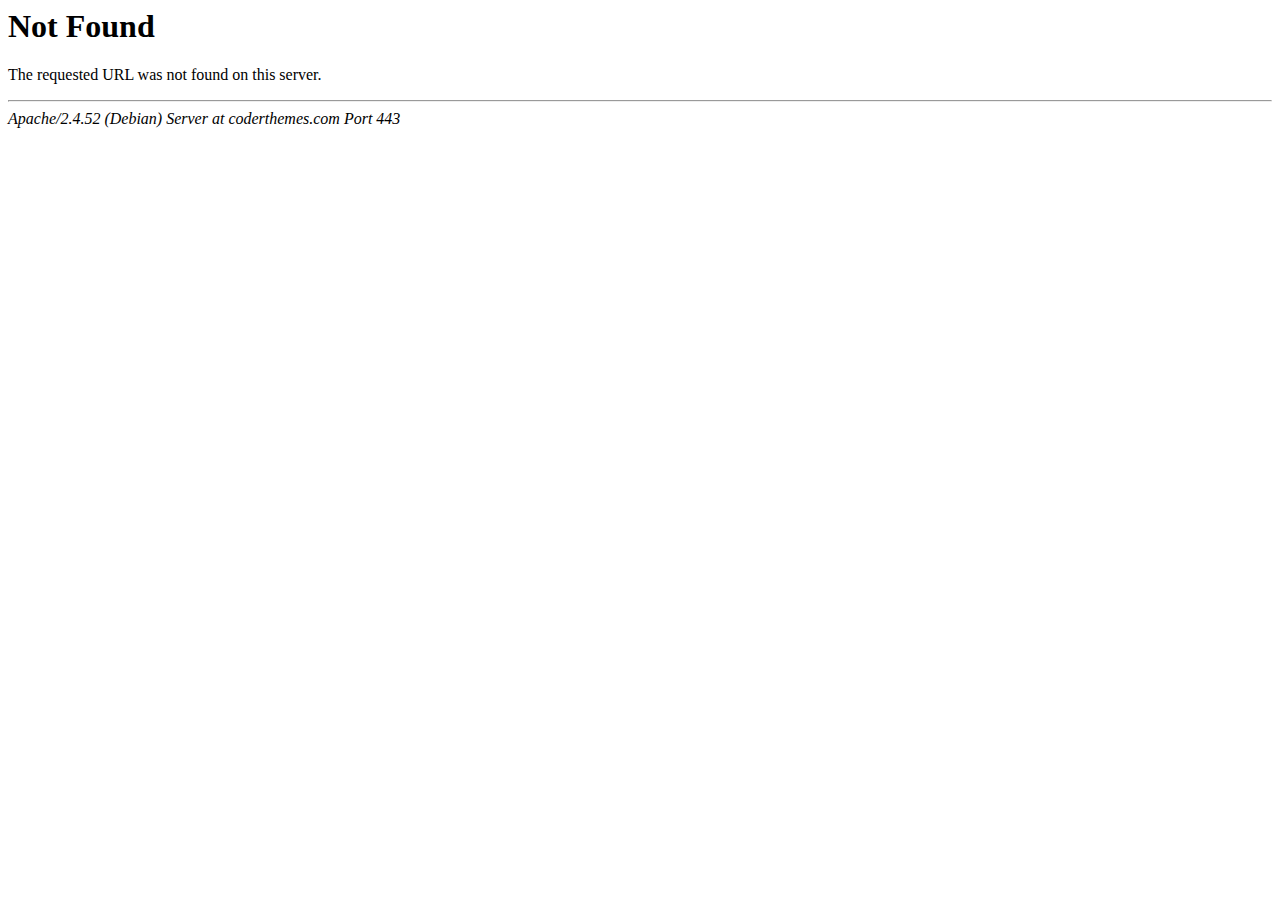
<file: assets/libs/summernote/font/summernote64fe-2.html>
<!DOCTYPE HTML PUBLIC "-//IETF//DTD HTML 2.0//EN">
<html><head>
<title>404 Not Found</title>
</head><body>
<h1>Not Found</h1>
<p>The requested URL was not found on this server.</p>
<hr>
<address>Apache/2.4.52 (Debian) Server at coderthemes.com Port 443</address>
</body></html>
</file>
<file: assets/css/app.css>
@import url('https://fonts.googleapis.com/css2?family=Rubik:wght@300;400;500;600;700;800;900&display=swap');

:root{
   --blueColor: #6590E2;
   --blueColor1: #758AF8;
   --bluePrimary: #666CF7;
   --lightBlue: #E4E8FF;
   --grey: #C4C4C4;
   --lightGrey: #DFDFDF;
   --lightGrey1: #CDCDCD;
   --lightGrey2: #7D8599;
   --darkGrey: #323A4C;
   --redColor: #F01A41;
   --success: #60CFC8;
   --inProcess: #FBA02D;
   --onHold: #EB536E;
   --pending: #A66AE3;
}

html {
   position: relative;
   min-height: 100%;
   scroll-behavior: smooth;
}
body {
   overflow-x: hidden;
   font-size: 12px;
   font-family: 'Rubik', sans-serif;
   color: var(--darkGrey);
   font-weight: 400;
   line-height: 1.4;
}

/*--  --*/
::-webkit-scrollbar {
  width: .5em;
  height: 7px;
}
::-webkit-scrollbar-track {
  box-shadow: inset 0 2px 2px rgba(0, 0, 0, 0.15);
  border: 1px solid var(--lightGrey1);
  background-color: #F2F2F2;
}
::-webkit-scrollbar-thumb {
  background-color: #D3DAFD;
  /*outline: 1px solid slategrey;*/
}
/* Only IE */
html {
   scrollbar-face-color: #D3DAFD;
   scrollbar-shadow-color: rgba(0, 0, 0, 0.15);
   scrollbar-highlight-color: var(--lightGrey1);
}
/* Only FireFox */
html, *{
   scrollbar-face-color: rgba(242, 242, 242, 1); /* Firefox 63 compatibility */
   scrollbar-track-color: rgba(211, 218, 253, 1); /* Firefox 63 compatibility */
   scrollbar-color: rgb(210,210,210) rgb(46,54,69);
   scrollbar-width: thin;
   scrollbar-color: #D3DAFD #F2F2F2;
}

figure{
   margin: 0;
}

a{
   color: var(--darkGrey);
}
a.with_underline{
   text-decoration: underline;
}

p{
   line-height: 1.4;
}

label{
   font-family: 'Rubik', sans-serif;
}

/*.lightGrey{color: #7D8599;}*/

.bg-info,
.badge-info,
.btn-outline-primary:hover{
   background-color: var(--bluePrimary);
}
.btn-outline-primary:not(:disabled):not(.disabled).active:focus,
.btn-outline-primary:not(:disabled):not(.disabled):active:focus,
.show > .btn-outline-primary.dropdown-toggle:focus{
   box-shadow: none;
}
.badge-red{
   background-color: var(--redColor);
}
.badge-success{
   background-color: var(--success);
}
.badge:empty{
   display: block;
}

.btn-outline-primary{
   color: #6680F7;
   border-color: #6680F7;
}
.btn{
   font-size: 12px;
   height: auto;
   font-weight: 400;
   padding: 7px 12px;
   border-radius: 3px;
   border: 0;
   line-height: normal;
}
.btn:focus,
.btn-primary:not(:disabled):not(.disabled).active:focus,
.btn-primary:not(:disabled):not(.disabled):active:focus,
.show > .btn-primary.dropdown-toggle:focus{
   box-shadow: none;
}
.btn-md{
   font-size: 10px;
   padding: 4px 5px;
}
.btn-sm{
   font-size: 8px;
   font-weight: 500;
   padding: 3px 4px;
}
.btn-lg{
   padding: 6px 18px;
}
.btn-rowStyle{
   padding: 3px 18px;
}

.btn-primary{
   background-color: var(--bluePrimary);
}
.btn-primary:hover,
.btn-primary:active,
.btn-primary:focus{
   background-color: var(--blueColor1);
}
.btn.btn-primary1{
   background-color: var(--blueColor1);
}
.btn.btn-primary1:hover{
   color: #fff;
   background-color: var(--bluePrimary);
}

.btn-warning{
   background-color: #FD9511;
}

.btn-primary.reject-btn:hover{
   background-color: var(--onHold);
}
.btn-primary.approved-btn:hover{
   background-color: var(--success);
}

a[class*="btn-outline"]{
   border-width: 1px;
   border-style: solid;
   background-color: #fff;
}

.fontSmall{
   font-size: 10px !important;
}

.fontRegular{
   font-weight: 400 !important;
}
.fontMedium{
   font-weight: 500;
}
.fontSemiBold{
   font-weight: 600;
}
.fontBold{
   font-weight: 700 !important;
}

.heading1{
   color: var(--blueColor);
   margin: 0 0 17px 0;
}
.subTxt{
   margin-bottom: 11px;
}

.btn-group .btn{
   margin-right: 8px!important;
   border-radius: 2px!important;
}
.btn-group .btn:last-child{
   margin-right: 0!important;
}
.btn.btn-primary.light_color{
   background-color: #ADBBD6;
}
.btn.btn-primary.light_color:hover{
   background-color: var(--bluePrimary);
}

.btn-primary:not(:disabled):not(.disabled).active,
.btn-primary:not(:disabled):not(.disabled):active,
.show > .btn-primary.dropdown-toggle{
   background-color: var(--bluePrimary);
   color: #fff;
}
.btn-outline-primary:not(:disabled):not(.disabled).active,
.btn-outline-primary:not(:disabled):not(.disabled):active,
.show > .btn-outline-primary.dropdown-toggle{
   background-color: transparent;
   color: var(--bluePrimary);
}

.btn-light{
   color: #7D8599;
   font-size: 10px;
   padding: 4px 8px;
   background-color: rgba(101, 144, 226, 0.15);
}
.btn-light svg,
.btn-light img{
   margin-right: 4px;
}
.btn-light:hover,
.btn-light:focus,
.btn-light:active{
   color: var(--bluePrimary)!important;
   background-color: rgba(101, 144, 226, 0.15);
}
.btn-light:hover svg path,
.btn-light:focus svg path,
.btn-light:active svg path{
   fill: var(--bluePrimary);
}

/**/
.inline_link.dark{
   color: var(--darkGrey) !important;
}
.inline_link.light{
   color: #7D8599 !important;
}
.inline_link > img{
   position: relative;
   top: -2px;
}
.inline_link .d-inline{
   vertical-align: middle;
}

/**/
.txtLink{
   font-size: 10px;
   color: var(--blueColor1);
}
.txtLink1{
   font-size: 11px;
   font-weight: 500;
}

.linkColor{
   color: var(--blueColor1);
}
.linkColor1{
   color: var(--bluePrimary);
}

/**/
.v_align{
   top: 50%;
   -webkit-transform: translateY(-50%);
   -moz-transform: translateY(-50%);
   -o-transform: translateY(-50%);
   transform: translateY(-50%);
}
.h_align{
   left: 50%;
   -webkit-transform: translateX(-50%);
   -moz-transform: translateX(-50%);
   -o-transform: translateX(-50%);
   transform: translateX(-50%);
}

/**/
.overflow-x-scroll{
   overflow-x: scroll;
}
.overflow-x-unset{
   overflow-x: unset;
}

/**/
.img_txt{
   display: inline-block;
}
.img_txt span{
   vertical-align: text-top;
}


/**/
.img_set{
   display: inline-block;
}
.img_set img{
   display: inline-block;
   margin-right: -10px;
   position: relative;
   border: 1px solid transparent;
   border-radius: 100%;
}
.img_set img:hover{
   z-index: 1;
   border-color: #efefef;
}
.img_set span{
   margin: 0 0 0 11px;
   display: inline-block;
   vertical-align: text-top;
}
.img_set1{
   display: inline-block;
}
.img_set1 img{
   display: inline-block;
   margin-left: -4px;
}
.img_set1 span{
   margin: 0 0 0 5px;
   display: inline-block;
   vertical-align: text-top;
}
.userSet img{
   margin-right: 5px;
}
.userSet span{
   margin: 0 0;
}

/**/
.blueBorder{
   border: 1px solid var(--blueColor);
}
.border-danger{
   border: 1px solid var(--onHold);
}

/**/
span.required{
   color: var(--onHold);
}
span.varify:hover svg path{
   fill: #B6C2FF;
}

/**/
.noti-icon-badge {
   width: 19px;
   height: 19px;
   line-height: 19px;
   text-align: center;
   font-size: 11px;
   font-weight: 400;
   padding: 0 0;
   display: inline-block;
   border-radius: 50%;
   position: absolute;
   top: 0;
   right: 0;
}

/*breadcrumb*/
.breadcrumb{
   padding: 0;
   background-color: transparent;
}
.breadcrumb li{}
.breadcrumb li a{
   color: var(--bluePrimary);
   padding: 0 8px 0 2px;
   position: relative;
   text-decoration: underline;
}
.breadcrumb li a::after{
   content: ">";
   color: #A5A5A5;
   font-size: 10px;
   position: absolute;
   top: 1px;
   right: 0;
}
.breadcrumb li:last-child a::after{
   display: none;
   padding-right: 0;
}
.breadcrumb li:last-child a{
   padding-right: 0;
}

.form-control{font-size: 12px;}
textarea{
   resize: none;
}
input::-webkit-outer-spin-button,
input::-webkit-inner-spin-button {
  -webkit-appearance: none;
}
input[type=number] {
  -moz-appearance: textfield;
}

/**/
.tooltip{}
/*.tooltip .arrow::before{
   border-right-color: var(--blueColor1);
}*/
.tooltip-inner{
   font-size: 11px;
   background-color: var(--blueColor1);
   padding: 2px 6px;
   border-radius: 5px;
}
.tooltip.show {
   opacity: 1;
}

.tooltip {
   position: fixed;
   z-index: 1070;
   display: block;
   margin: 0;
   font-family: 'Rubik', sans-serif;
   text-align: left;
   text-align: start;
   text-decoration: none;
   text-shadow: none;
   text-transform: none;
   letter-spacing: normal;
   word-break: normal;
   word-spacing: normal;
   white-space: normal;
   line-break: auto;
   word-wrap: break-word;
   opacity: 0;
}
.tooltip .arrow {
   position: absolute;
   display: block;
   width: 0.8rem;
   height: 0.4rem;
}
.tooltip .arrow::before {
   position: absolute;
   content: "";
   border-color: transparent;
   border-style: solid;
}
.bs-tooltip-auto[x-placement^="top"],
.bs-tooltip-top {
   padding: 0.4rem 0;
}
.bs-tooltip-auto[x-placement^="top"] .arrow,
.bs-tooltip-top .arrow {
   bottom: 0;
}
.bs-tooltip-auto[x-placement^="top"] .arrow::before,
.bs-tooltip-top .arrow::before {
   top: 0;
   border-width: 0.4rem 0.4rem 0;
   border-top-color: var(--blueColor1);
}
.bs-tooltip-auto[x-placement^="right"],
.bs-tooltip-right {
   padding: 0 0.4rem;
}
.bs-tooltip-auto[x-placement^="right"] .arrow,
.bs-tooltip-right .arrow {
   left: 0;
   width: 0.4rem;
   height: 0.8rem;
}
.bs-tooltip-auto[x-placement^="right"] .arrow::before,
.bs-tooltip-right .arrow::before {
   right: 0;
   border-width: 0.4rem 0.4rem 0.4rem 0;
   border-right-color: var(--blueColor1);
}
.bs-tooltip-auto[x-placement^="bottom"],
.bs-tooltip-bottom {
   padding: 0.4rem 0;
}
.bs-tooltip-auto[x-placement^="bottom"] .arrow,
.bs-tooltip-bottom .arrow {
   top: 0;
}
.bs-tooltip-auto[x-placement^="bottom"] .arrow::before,
.bs-tooltip-bottom .arrow::before {
   bottom: 0;
   border-width: 0 0.4rem 0.4rem;
   border-bottom-color: var(--blueColor1);
}
.bs-tooltip-auto[x-placement^="left"],
.bs-tooltip-left {
   padding: 0 0.4rem;
}
.bs-tooltip-auto[x-placement^="left"] .arrow,
.bs-tooltip-left .arrow {
   right: 0;
   width: 0.4rem;
   height: 0.8rem;
}
.bs-tooltip-auto[x-placement^="left"] .arrow::before,
.bs-tooltip-left .arrow::before {
   left: 0;
   border-width: 0.4rem 0 0.4rem 0.4rem;
   border-left-color: var(--blueColor1);
}
/*.tooltip-inner {
   max-width: 200px;
   padding: 0.25rem 0.5rem;
   color: #fff;
   text-align: center;
   background-color: #000;
   border-radius: 0.2rem;
}*/
.popover {
   position: absolute;
   top: 0;
   left: 0;
   z-index: 1060;
   display: block;
   max-width: 200px;
   font-family: 'Rubik', sans-serif;
   font-style: normal;
   font-weight: 400;
   line-height: 1.5;
   text-align: center;
   text-decoration: none;
   text-shadow: none;
   text-transform: none;
   letter-spacing: normal;
   word-break: normal;
   word-spacing: normal;
   white-space: normal;
   line-break: auto;
   font-size: 12px;
   word-wrap: break-word;
   background-color: var(--blueColor1);
   background-clip: padding-box;
   border: 0 solid #e9ecef;
   border-radius: 5px;
}
.popover .arrow {
 position:absolute;
 display:block;
 width:1rem;
 height:.5rem;
 margin:0 .4rem
}
.popover .arrow::after,
.popover .arrow::before {
 position:absolute;
 display:block;
 content:"";
 border-color:transparent;
 border-style:solid
}
.bs-popover-auto[x-placement^=top],
.bs-popover-top {
 margin-bottom:.5rem
}
.bs-popover-auto[x-placement^=top]>.arrow,
.bs-popover-top>.arrow {
 bottom:calc(-.5rem - 1px)
}
.bs-popover-auto[x-placement^=top]>.arrow::before,
.bs-popover-top>.arrow::before {
 bottom:0;
 border-width:.5rem .5rem 0;
 border-top-color:#e9ecef
}
.bs-popover-auto[x-placement^=top]>.arrow::after,
.bs-popover-top>.arrow::after {
 bottom:1px;
 border-width:.5rem .5rem 0;
 border-top-color:var(--blueColor1);
}
.bs-popover-auto[x-placement^=right],
.bs-popover-right {
 margin-left:.5rem
}
.bs-popover-auto[x-placement^=right]>.arrow,
.bs-popover-right>.arrow {
 left:calc(-.5rem - 1px);
 width:.5rem;
 height:1rem;
 margin:.4rem 0
}
.bs-popover-auto[x-placement^=right]>.arrow::before,
.bs-popover-right>.arrow::before {
 left:0;
 border-width:.5rem .5rem .5rem 0;
 border-right-color:#e9ecef
}
.bs-popover-auto[x-placement^=right]>.arrow::after,
.bs-popover-right>.arrow::after {
 left:1px;
 border-width:.5rem .5rem .5rem 0;
 border-right-color:var(--blueColor1);
}
.bs-popover-auto[x-placement^=bottom],
.bs-popover-bottom {
 margin-top:.5rem
}
.bs-popover-auto[x-placement^=bottom]>.arrow,
.bs-popover-bottom>.arrow {
 top:calc(-.5rem - 1px)
}
.bs-popover-auto[x-placement^=bottom]>.arrow::before,
.bs-popover-bottom>.arrow::before {
 top:0;
 border-width:0 .5rem .5rem .5rem;
 /*border-bottom-color:#516579;*/
}
.bs-popover-auto[x-placement^=bottom]>.arrow::after,
.bs-popover-bottom>.arrow::after {
 top:1px;
 border-width:0 .5rem .5rem .5rem;
 border-bottom-color:var(--blueColor1);
}
.bs-popover-auto[x-placement^=bottom] .popover-header::before,
.bs-popover-bottom .popover-header::before {
 position:absolute;
 top:0;
 left:50%;
 display:block;
 width:1rem;
 margin-left:-.5rem;
 content:"";
 border-bottom:1px solid #f7f7f7
}
.bs-popover-auto[x-placement^=left],
.bs-popover-left {
 margin-right:.5rem;
}
.bs-popover-auto[x-placement^=left]>.arrow,
.bs-popover-left>.arrow {
 right:calc(-.5rem - 1px);
 width:.5rem;
 height:1rem;
 margin:.4rem 0
}
.bs-popover-auto[x-placement^=left]>.arrow::before,
.bs-popover-left>.arrow::before {
 right:0;
 border-width:.5rem 0 .5rem .5rem;
 border-left-color:#e9ecef
}
.bs-popover-auto[x-placement^=left]>.arrow::after,
.bs-popover-left>.arrow::after {
 right:1px;
 border-width:.5rem 0 .5rem .5rem;
 border-left-color:var(--blueColor1);
}
.popover-header {
 padding:.5rem .75rem;
 margin-bottom:0;
 font-size:.875rem;
 background-color:#f7f7f7;
 border-bottom:1px solid #ebebeb;
 border-top-left-radius:calc(.4rem - 1px);
 border-top-right-radius:calc(.4rem - 1px)
}
.popover-header:empty {
 display:none
}
.popover-body {
 padding:.5rem .75rem;
 color: #fff;
}

/*-- card --*/
.card_group{
   margin-right: -7px;
   margin-left: -7px;
}
.card_spacing{
   padding-left: 7px;
   padding-right: 7px;
}
.card{
   border-color: var(--lightGrey);
   box-shadow: 0 5px 5px rgba(0, 0, 0, 0.15);
   padding: 12px 11px 11px;
   border-radius: .15rem;
   margin-bottom: 30px;
}
.card:hover{
   box-shadow: 0 4px 4px rgba(150, 150, 150, 0.3);
}
.card .card-header{
   display: flex;
   justify-content: space-between;
   align-items: center;
   font-size: 13px;
   font-weight: 600;
   color: var(--bluePrimary);
   padding: 0 0 11px;
   background-color: transparent;
}
.card .card-header .card-title{
   font-size: 13px;
   line-height: normal;
   flex-grow: 1;
   margin-bottom: 0;
}
.card .card-header .card-title img{
   width: 14px;
   margin: -2px 4px 0 0;
}
.card .card-header .card-title span.highlighted{
   color: #FD9511;
}
.card .card-header .card-title i{
   font-size: 19px;
   margin-right: 2px;
   vertical-align: middle;
   line-height: normal;
}
.card .card-header a:not(.btn),
.card .card-header button{
   color: var(--bluePrimary);
}
.card .card-header .searchBox{}
.card .card-header .card_links,
.card .card-header .card_links ul li{
   display: inline-block;
}
.card .card-header .card_links .btn{
   font-size: 20px;
   padding: 0 2px;
   margin-left: 3px;
}
.card.favourite_box{
   border-color: #F01A74;
}
.card.favourite_box .card-title,
.card.favourite_box .card-title i{
   color: #F01A74;
}
.card .card-header .card-title .checkbox{
   display: inline-block;
   margin-right: 4px;
}
.card .card-header .card-title .checkbox label{
   padding-left: 13px;
}
.card .card-body{
   padding: 0;
}
.card .btn-group .btn{
   font-weight: 400;
}
.card-footer{
   border-top: 0;
   background-color: transparent;
   border-radius: 0;
   padding: 25px 0 0;
}

/*-- card style_1 --*/
.card.style_1{
   border: 0;
   border-radius: 0;
   padding: 0 0;
   box-shadow: none;
   margin-bottom: 15px;
}
.card.style_1 .card-header{
   padding: 10px 11px;
   background-color: var(--blueColor);
   border-radius: 0;
}
.card.style_1 .card-header .card-title{
   font-weight: 500;
   color: #fff;
}
.card.style_1 .card-header .card_links .btn{
   line-height: 0;
}
.card.style_1 .card-header .card_links svg path{
   fill: #fff;
}
.card.style_1 .card-body{
   padding: 12px 9px;
   box-shadow: 0 2px 2px rgba(0, 0, 0, 0.15);
}

/*--  --*/
.card.style_2{
   border: 1px solid var(--blueColor);
   border-radius: 2px;
   padding: 0 0;
   box-shadow: none;
   margin-bottom: 33px;
   overflow: hidden;
   box-shadow: 0 5px 5px rgba(0, 0, 0, 0.15);
}
.card.style_2 .card-header{
   padding: 0 14px;
   background-color: #D4E1FF;
   border-radius: 0;
   justify-content: flex-start;
   min-height: 35px;
}
.card.style_2 .card-header .card-title{
   font-size: 13px;
   font-weight: 600;
   color: var(--blueColor);
   flex-grow: 0;
   margin-right: 30px;
}
.card.style_2 .card-header .card_links svg path{
   fill: #fff;
}
.card.style_2 .card-header .card_links .btn{
   vertical-align: super;
}
.card.style_2 .card-header .btn-group{}
.card.style_2 .card-header .btn-group .btn,
.card.style_2 .card-body .btn-small .btn{
   font-size: 10px;
   font-weight: 400;
   padding: 4px 7px;
}
.card.style_2 .card-body .btn-small{
   margin-bottom: 9px;
}
.card.style_2 .card-body{
   padding: 11px 14px;
}
.card.style_2 .folder_table{
   margin-bottom: 17px;
}

/*--  --*/
.card.style_3{
   border: 1px solid var(--blueColor);
   border-radius: 2px;
   padding: 0 0;
   box-shadow: none;
   margin-bottom: 33px;
   overflow: hidden;
   box-shadow: 0 5px 5px rgba(0, 0, 0, 0.15);
}
.card.style_3 .card-header{
   padding: 0 11px;
   background-color: #D4E1FF;
   border-radius: 0;
   justify-content: flex-start;
   min-height: 35px;
}
.card.style_3 .card-header .card-title{
   font-size: 13px;
   font-weight: 600;
   color: var(--blueColor);
   flex-grow: 0;
   margin-right: 30px;
}
.card.style_3 .card-header .card_links svg path{
   fill: #fff;
}
.card.style_3 .card-header .card_links .btn{
   vertical-align: super;
}
.card.style_3 .card-header .btn-group{}
.card.style_3 .card-header .btn-group .btn{
   font-size: 10px;
   font-weight: 400;
   padding: 4px 7px;
}
.card.style_3 .content_space {
  padding: 10px 11px;
}

/*card_withTab*/
.card.style_3.card_withTab .card-body .tab-content{
   padding: 10px 11px;
}
.card.style_3.card_withTab .nav-tabs .nav-item .nav-link{
   min-width: auto;
   padding: 6px 3px 6px 3px;
}
.card.style_3.card_withTab .nav-tabs .nav-item.show .nav-link,
.card.style_3.card_withTab .nav-tabs .nav-link.active{
   padding: 6px 11px 6px 11px;
}

.card.style_3.card_withTab .btn-group,
.card.style_3.card_withTab .action_links{
   display: inline-block;
   vertical-align: middle;
   margin-bottom: 10px;
}
.card.style_3.card_withTab .action_links{
   margin-left: 24px;
}

.dataTables_content{
   width: 100%;
   display: inline-flex;
   align-items: center;
   justify-content: space-between;
}
.dataTables_content .link_style1{
   margin-right: 36px;
}
.dataTables_content .link_style1,
.dataTables_content .radioBtn-group,
.dataTables_content .filter_list{
   margin-bottom: 10px;
}
.dataTables_content .radioBtn-group{
   flex-grow: 1;
}
.dataTables_content .filter_list{}

/**/
.card.style_4{
   border: 0;
   padding: 0;
}
.card.style_4 .card-header{
   background-color: #F8F8F8;
   padding: 12px 24px;
}
.card.style_4 .card-header .nav.tab_style2{}
.card.style_4 .card-header .nav.tab_style2 li{}
.card.style_4 .card-header .widget-box{
   white-space: nowrap;
}
.card.style_4 .card-header .widget-box li a.btn{
   padding: 6px 8px;
   font-weight: 400;
}
.card.style_4.card_withTab .tab-content .comment_wrapper{
   max-height: 800px;
   overflow-y: scroll;
}

/**/
.card.style_5{
   border: 0;
   padding: 0;
   box-shadow: none;
}
.card.style_5 .card-header{
   color: var(--blueColor);
   font-size: 14px;
   font-weight: 500;
   background-color: #D7E3FF;
   padding: 10px 11px;
   margin-bottom: 15px;
   border-radius: 0;
}
.card.style_5 .card-header img{
   margin-right: 5px;
}

/*-- table --*/
.table{
   color: var(--darkGrey);
   min-width: 638px;
   max-width: 100%;
   background-color: #fff;
   margin-bottom: 0;
}
.table-bordered td, .table-bordered th{
   border-color: var(--lightGrey1);
}
.table thead{
   background-color: #F6F6F6;
}
.table thead th{
   color: #7D8599;
   font-weight: 600;
   line-height: 14px;
   border-bottom-width: thin;
   padding: 11px 24px 11px 11px;
   border-top-color: var(--lightGrey1);
   border-bottom-color: var(--lightGrey1);
   /*min-width: 150px;*/
   position: relative;
}
.table thead a.filterArrow{
   color: #7D8599;
   font-size: 14px;
   position: absolute;
   right: 9px;
   top: 50%;
   -webkit-transform: translateY(-50%);
   -moz-transform: translateY(-50%);
   -o-transform: translateY(-50%);
   transform: translateY(-50%);
}
.table thead th > img{
   margin: -2px 4px 0 0;
}
.table thead th > svg{font-size: 22px;}
.table thead th > svg path{
   fill: #7D8599;
}
.table-hover tbody tr:hover{
   color: var(--bluePrimary);
   /*font-weight: 500;*/
   background-color: rgba(117, 138, 248, .32);
}
.table-hover_1 tbody tr:hover{
   background-color: rgba(117, 138, 248, .15);
}
.table tbody td{
   padding: 8px 11px;
   border-top-color: var(--lightGrey1);
}
.table tbody td a:not(.btn){
   color: var(--bluePrimary);
}

.table-borderless thead{
   background-color: transparent;
}

/*status*/
.status{}
.status span{
   width: 9px;
   height: 9px;
   display: inline-block;
   background-color: var(--grey);
   border-radius: 100%;
   margin-right: 6px;
}
.status.success span{
   background-color: var(--success);
}
.status.inProcess span{
   background-color: var(--inProcess);
}
.status.onHold span{
   background-color: var(--onHold);
}
.status.pending span{
   background-color: var(--pending);
}

/*statusTag*/
.statusTag{
   font-size: 8px;
   font-weight: 500;
   color: #fff;
   padding: 3px 4px;
   background-color: var(--grey);
   border-radius: 2px;
}
.statusTag.inProcess{
   background-color: var(--inProcess);
}
.statusTag.complete{
   background-color: var(--success);
}
.statusTag.reject{
   background-color: var(--onHold);
}


/*table_list*/
.table_list{
   border: 1px solid var(--lightGrey1);
}
.table_list.roundedBox{
   border-radius: 2px;
   overflow: hidden;
}
.table_list li{
   padding: 5px 11px;
   border-bottom: 1px solid var(--lightGrey1);
}
.table_list li:last-child{
   border-bottom: 0;
}
.table_list li.selected{
   color: #A9A9A9;
}
.table_list li.highlight{
   background-color: var(--lightBlue);
}
.table_list li img{
   margin-right: 5px;
}
.table_list .searchBox{
   width: 100%;
   max-width: 100%;
   padding: 4px 10px 4px 25px;
   background-color: #F1F5FF;
}
.table_list .searchBox img{
   top: 6px;
}
.table_list .searchBox .form-control{
  background-color: transparent;
  color: #A9A9A9;
  font-size: 11px;
  padding: 0 0;
  border: 0;
  height: auto;
  border-radius: 15px;
}
.table_list .searchBox span{
   position: absolute;
   right: 8px;
   left: auto;
   top: 2px;
}
.table_list .searchBox span img{
   position: static;
   margin-right: 0;
}
/*.table_list .searchBox input::-webkit-input-placeholder,
.table_list .searchBox input::-moz-placeholder,
.table_list .searchBox input:-ms-input-placeholder,
.table_list .searchBox input::-ms-input-placeholder {
   color: rgba(169, 169, 169, 1);
}
.table_list .searchBox input::placeholder {
   color: rgba(169, 169, 169, 1);
}*/

/*listTitle*/
.listTitle{
   font-size: 12px;
   font-weight: 600;
   color: var(--lightGrey2);
   margin-bottom: 8px;
}

/*checklist_style*/
.checklist_style{
   font-size: 10px;
}
.checklist_style .checkbox label{
   line-height: 1.7;
}
.checklist_style .checkbox input[type="checkbox"]:checked + label{
 color:var(--bluePrimary);
}


/*link_style1*/
.link_style1{
   margin-bottom: 9px;
}
.link_style1 li{
   display: inline-block;
   font-size: 10px;
   font-weight: 500;
   color: var(--blueColor1);
   padding: 4px 9px;
   border-radius: 2px;
}
.link_style1 li a{
   color: var(--blueColor1);
   display: block;
}
.link_style1 li:hover,
.link_style1 li.active{
   background-color: var(--lightBlue);
}

/*action_links*/
.action_links{}
.action_links > li{
   display: inline-block;
   margin-right: 6px;
   font-size: 10px;
   position: relative;
}
.action_links > li::after{
   content: "";
   position: absolute;
   height: 12px;
   border-left: 1px solid var(--darkGrey);
   top: 1px;
   right: 0;
}
.action_links > li:last-child::after{
   display: none;
}
.action_links > li > a{
   margin: 0 5px;
}

/*filter_list*/
.filter_list{}
.filter_list li{
   display: inline-block;
   margin-right: 8px;
   position: relative;
}
.filter_list li:last-child{
   margin-right: 10px;
}
.filter_list li a{
   font-weight: 10px;
   font-weight: 700;
   padding: 5px 10px;
   border-radius: 15px;
}
.filter_list li:not(.active) a{
   border-color: transparent;
}
.filter_list li:not(.active) a:hover{
   background-color: transparent;
   color: var(--bluePrimary);
   border-color: var(--bluePrimary);
}
.filter_list li .badge.noti-icon-badge{
   top: -3px;
   right: -8px;
}

/*labelTag*/
.labelTag{}
.labelTag .tag{
   display: inline-block;
   width: 18px;
   height: 11px;
   position: relative;
   vertical-align: inherit;
}
.labelTag .tag span{
   position: absolute;
   top: 0;
   left: 0;
   display: block;
   background: url(../images/icons/labelTag.svg) center left no-repeat;
   background-size: auto;
   width: 100%;
   height: 100%;
}
.labelTag .tag.onHold span{
   background: url(../images/icons/labelTag_onHold.svg) center left no-repeat;
   background-size: 100%;
}
.labelTag .tag.inProcess span{
   background: url(../images/icons/labelTag_inProcess.svg) center left no-repeat;
   background-size: 100%;
}
.labelTag .tag.success span{
   background: url(../images/icons/labelTag_success.svg) center left no-repeat;
   background-size: 100%;
}
.labelTag .tag.pending span{
   background: url(../images/icons/labelTag_pending.svg) center left no-repeat;
   background-size: 100%;
}
.labelTag span{
   display: inline-block;
   position: relative;
   top: -2px;
}

.labelTag.smallTag .tag span{
   background: url(../images/icons/labelTag_onhold_small.svg) center left no-repeat;
}
.labelTag.smallTag .tag{
   width: 14px;
   height: 8px;
}


/*tagSquare*/
.tagSquare{
   color: #fff;
   font-size: 10px;
   text-align: center;
   padding: 2px 8px;
   min-width: 52px;
   background-color: var(--grey);
   border-radius: 2px;
   display: inline-block;
}
.tagSquare img{
   margin-left: 3px;
}
.tagSquare.success{
   background-color: var(--success);
}
.tagSquare.onHold{
   background-color: var(--onHold);
}

/*-- modal --*/
.modal-open{
   padding-right: 0!important;
   overflow-y: scroll;
}
/*.modal-open .modal{
   padding-right: 0!important;
}*/
.modal-backdrop.show{
   opacity: 0;
}
.modal.with_modalBackdrop{}
.modal.with_modalBackdrop::after{
   content: "";
   background-color: rgba(0, 0, 0, .65);
   position: fixed;
   display: block;
   top: 0;
   left: 0;
   width: 100%;
   height: 100%;
   z-index: -1;
}
.modal-dialog{
   max-width: 442px;
   margin: auto;
}
.modal-dialog.modal-sm{
  max-width: 260px;
}
.modal-dialog.modal-md{
   max-width: 426px;
}
.modal-dialog.modal-lg{
   max-width: 672px;
}
.modal-dialog.modal-xl{
   max-width: 1126px;
}
.modal-content{
   border-radius: 3px;
   border-color: #DFDFDF;
   box-shadow: 0 4px 4px rgba(150, 150, 150, .29);
}
.modal-content .modal-header{
   background-color: var(--bluePrimary);
   padding: 8px 17px;
   border-bottom: 0;
   border-top-left-radius: 3px;
   border-top-right-radius: 3px;
}
.modal-content .modal-header .close{
   padding: 0 0.3rem;
   margin: 0 0;
}
.modal-content .modal-header .close,
.modal-content .modal-header .close:hover{
   color: #fff;
   opacity: 1!important;
   font-size: 15px;
   font-weight: 300;
}
.modal-content .modal-title{
   color: #fff;
   font-size: 12px;
   font-weight: 500;
}
.modal-content .modal-body{
   padding: 15px 17px 10px;
}
.modal-content .modal-body table{
   border: 1px solid var(--lightGrey1);
}
.modal-content .modal-body table.table-borderless{
   border: 0;
}
.modal-content .modal-body .table{
   min-width: auto;
   max-width: 100%;
}
/*.modal-content .modal-body .table tbody td{
   padding: 7px 12px;
}*/
.modal-content .modal-body p:last-child{
   margin-bottom: 0;
}
.modal-content .modal-body .btn-group{
   margin-top: 25px;
   width: 100%;
   display: flex;
   justify-content: end;
}
.modal-content .modal-body .btn-group .btn{
   flex-grow: inherit;
   font-weight: 400;
}
.modal-content .modal-body hr{
   border-top-color: #A5A5A5;
}
/*.modal .modal-body table tbody tr td .checkbox{
   margin-left: 7px;
}*/
.modal .modal-body table tbody tr td .checkbox label::before{
   top: -3px;
}
.modal .modal-body table tbody tr td .checkbox.with_label label::before{
   top: 3px;
}
.modal .modal-body table tbody tr td .checkbox input[type="checkbox"]:checked + label::after{
   top: -2px;
}
.modal .modal-body table tbody tr td .checkbox.with_label input[type="checkbox"]:checked + label::after{
   top: 5px;
}
.modal-content .modal-body .card_links{}
.modal-content .modal-body .card_links li{
   display: inline-block;
   margin: 0 8px 15px 0;
}
.modal-content .modal-body .card_links li a{
   padding: 0 0;
}

.y-scroll{
   max-height: 80vh;
   overflow-y: scroll;
}


/**/
.rounded-circle{border-radius: 100%!important;}
/**/
.contentWrap{
   overflow-y: clip;
   overflow-x: auto;
   -webkit-overflow-scrolling: touch;
   width: 100%;
   flex-wrap: inherit;
}

/* table_compare */
.table_compare{
   flex-wrap: nowrap;
}
.table_compare .card{
  border-color: transparent;
  box-shadow: none;
  padding: 0 0;
}
.table_compare .card_spacing .card-body table{
   margin-bottom: 10px;
}
.table_compare .card,
.table_compare .card_spacing .card-body .link_style1,
.table_compare .card_spacing .card-body .pagination{
   margin-bottom: 0px;
}
.table_compare .card_spacing.compare_icon{}
.table_compare .card_spacing.compare_icon img{
   width: 38px;
   transform: rotate(90deg);
}
.table_compare .card_spacing .card-body table .checkbox label{
   padding-left: 11px;
}

/* form */
.form{}
.form .form-group{
   margin-bottom: 15px;
   position: relative;
}
.form .form-group label{
   color: var(--darkGrey);
   font-size: 12px;
   font-weight: 600;
   margin-bottom: 3px;
}
.form .form-group label.dark{
   color: var(--darkGrey);
}
.form .form-group label span.required{
   vertical-align: top;
   margin-right: 5px;
}
.form .form-group label span.varify svg{
   margin-top: -3px;
}
.form .form-group label span.alert{
   margin-bottom: 0;
}
.form .form-group label span.alert svg{
   margin-top: -3px;
}
.form .form-group .form-control.blueBorder{
   border-color: var(--blueColor1);
}
.form .form-group input.form-control,
.form .form-group select.form-control,
.form .form-group textarea.form-control{
   padding: 5px 6px;
   font-size: 12px;
   /*color: #A2A7B1;*/
   color: #3A3A41;
   border: 1px solid var(--lightGrey1);
   border-radius: 3px;
   height: auto;
}
.form .form-group .form-control-sm{
   padding: 4px 6px!important;
}
.form .form-group input.input-sm{
   height: 23px;
   padding: 4px 5px;
}
.form .form-group span.d-block{
   position: relative;
   display: block;
}
.form .form-group span.d-block img{
   position: absolute;
   top: 5px;
   right: -23px;
}
.form-control:focus-visible{
   text-shadow: none;
}
.input-group > .form-control:focus{
   z-index: 1;
}

/**/
.form-group.inputStyle1{
   margin-bottom: 0;
}
.form-group.inputStyle1 input.form-control{
   padding: 0 2px;
   border: 0;
   color: var(--darkGrey);
   background-color: transparent;
}
.form-group.inputStyle1 input.form-control:focus{
   background-color: #fff;
}
.form-group.inputStyle1 input::-webkit-input-placeholder,
.form-group.inputStyle1 input::-moz-placeholder,
.form-group.inputStyle1 input:-ms-input-placeholder,
.form-group.inputStyle1 input::-ms-input-placeholder {
   color: rgba(205, 205, 205, 1);
}
.form-group.inputStyle1 input::placeholder {
   color: rgba(205, 205, 205, 1);
}
/**/
.form-group.bluePlaceholder .form-control{
   color: rgba(117, 138, 248, 1)!important;
}
.form-group.bluePlaceholder .form-control::-webkit-input-placeholder,
.form-group.bluePlaceholder .form-control::-moz-placeholder,
.form-group.bluePlaceholder .form-control:-ms-input-placeholder,
.form-group.bluePlaceholder .form-control::-ms-input-placeholder {
   color: rgba(117, 138, 248, 1);
}
.form-group.bluePlaceholder .form-control::placeholder {
   color: rgba(117, 138, 248, 1);
}
/**/
.form-group.lightGrey .form-control::-webkit-input-placeholder,
.form-group.lightGrey .form-control::-moz-placeholder,
.form-group.lightGrey .form-control:-ms-input-placeholder,
.form-group.lightGrey .form-control::-ms-input-placeholder{
   color: rgba(190, 190, 190, 1);
}
.form-group.lightGrey .form-control::placeholder{
   color: rgba(190, 190, 190, 1);
}

/**/
.inputWith_dropdown .label-inline{
   color: #7D8599;
   font-weight: 500;
   margin: 0 15px 0 0!important;
}
.inputWith_dropdown .label-inline,
.inputWith_dropdown .input-group{
   display: inline-flex;
}
.inputWith_dropdown .input-group{
   width: auto;
   position: relative;
}
.inputWith_dropdown .input-group .input-group-prepend{
   position: absolute;
   height: 100%;
}
.inputWith_dropdown .input-group .input-group-prepend .btn{
   background-color: transparent;
   color: inherit;
   padding: 5px 8px;
   top: -1px;
}
.inputWith_dropdown .input-group .input-group-prepend .btn img{
   width: 18px;
}
.inputWith_dropdown .input-group .form-control{
   border-color: var(--bluePrimary) !important;
   padding: 5px 5px 5px 44px !important;
}
/**/
.columnInputs .input-group{
   width: auto;
   position: relative;
}
.columnInputs .label-inline,
.columnInputs .input-group{
   display: inline-flex;
}
.columnInputs .input-group .form-control{
   /*width: 40px;*/
   padding: 5px 5px;
   border-color: var(--bluePrimary) !important;
   position: relative;
   /*margin-right: 16px;*/
}
.columnInputs.withLines .input-group span{
   margin: 0 5px;
   color: var(--bluePrimary);
}


/**/
.form-group .form-control.filestyle[type="file"] + .bootstrap-filestyle{
   position: relative;
}
.form-group .form-control.filestyle[type="file"] + .bootstrap-filestyle .form-control{
   background-color: #fff;
   border-radius: 3px;
   padding: 4px 21px 4px 4px;
}
.form-group .form-control.filestyle[type="file"] + .bootstrap-filestyle .input-group-btn{
   position: absolute;
   top: 5px;
   left: 4px;
}
.form-group .form-control.filestyle[type="file"] + .bootstrap-filestyle .input-group-btn .btn{
   padding: 4px 4px 3px;
   background-color: #EFEFEF;
   border: 1px solid var(--grey);
   line-height: .8;
}
.form-group .form-control.filestyle[type="file"] + .bootstrap-filestyle .input-group-btn .btn span{
   font-size: 10px;
   color: var(--darkGrey);
   font-weight: 400;
}

/**/
.form-group.attachStyle{
   -webkit-user-select: none;
   position: relative;
}
.form-group.attachStyle .attachBtnImg{
   background: url(../images/icons/attach_file.svg) no-repeat center right 6px;
}
.form-group.attachStyle .form-control::-webkit-file-upload-button{
   display: none;
}
.form-group.attachStyle .form-control::-ms-browse{
   display: none;
}
.form-group.attachStyle .form-control::file-selector-button{
   display: none;
}
.form-group.attachStyle .form-control:disabled{
   background-color: initial;
}
.form-group.attachStyle .input-group-btn{
   position: absolute;
   top: 1px!important;
   right: 1px;
   height: 91%;
   text-align: right;
   /*background-color: #fff;*/
}
.form-group.attachStyle .form-control.filestyle[type="file"] + .bootstrap-filestyle .input-group-btn .btn{
   height: 100%;
   padding: 0;
   background-color: transparent;
   border: 0;
}
.form-group.attachStyle .form-control.filestyle[type="file"] + .bootstrap-filestyle .input-group-btn .btn span{
   color: #fff;
}
.form-group.attachStyle .input-group-btn .btn:active{
   background-color: transparent;
}
/*.form-group.attachStyle::before{
   content: "Upload file(s)";
   color: #9DA3B4;
   background-color: #fff;
   position: absolute;
   width: 70%;
   top: 50%;
   left: 1px;
   padding-left: 6px;
   transform: translateY(-50%);
   z-index: 0;
}*/
/*.form-group.attachStyle::after{
   content: "";
   width: 13px;
   height: 13px;
   background: url(../images/icons/attach_file.svg) no-repeat center;
   background-size: 100%;
   position: absolute;
   top: 6px;
   right: 6px;
}*/

/*select-container*/
.select-container{
   /*max-width: 150px;*/
}
.select-container select{
   display: none;
}
.select-container .dropdown{
  border: 1px solid var(--lightGrey1);
  cursor: pointer;
  display: block;
  font-size: 12px;
  height: auto;
  line-height: 1.5;
  outline: none;
  padding: 5px 6px;
  position: relative;
  text-align: left !important;
  transition: all 0.2s ease-in-out;
  user-select: none;
  white-space: nowrap;
  width: 100%;
  border-radius: 3px;
  margin-bottom: 0;
}
.select-container .dropdown:active {
  border-color: #e6e6e6;
  box-shadow: 0 1px 4px rgba(0, 0, 0, 0.05) inset;
}
.select-container .dropdown:after {
  height: 0;
  width: 0;
  border-left: 4px solid transparent;
  border-right: 4px solid transparent;
  border-top: 4px solid var(--darkGrey);
  transform: origin(50% 20%);
  transition: all 0.125s ease-in-out;
  content: '';
  display: block;
  margin-top: -2px;
  pointer-events: none;
  position: absolute;
  right: 10px;
  top: 50%;
}
.select-container .dropdown.open:after {transform: rotate(-180deg);}
.select-container .dropdown.open .list{
  transform: scale(1.01);
  opacity: 1;
  pointer-events: auto;
}
.select-container .dropdown.open .list ul {
  padding: 0;
  margin: 0;
}
.select-container .dropdown.open .option {cursor: pointer;}
.select-container .dropdown .list{
  transform: scale(0.75);
  transform-origin: 50% 0;
  background-color: #fff;
  border: 1px solid #7D8599;
  width: 100%;
  border-radius: 0 0 2px 2px;
  /*margin-top: 6px;*/
  opacity: 0;
  overflow: hidden;
  pointer-events: none;
  position: absolute;
  top: 100%;
  left: 0;
  z-index: 9;
}
.select-container .dropdown .list:hover .option:not(:hover) {background-color: transparent !important;}
.select-container .dropdown .option{
  cursor: default;
  outline: none;
  padding: 4px 6px;
  text-align: left;
  border-bottom: 1px solid #7D8599;
  transition: all 0.2s;
}
.select-container .dropdown .option:hover, .select-container .dropdown .option:focus {
   background-color: var(--lightBlue);
}
.select-container .dropdown .current{
   color: #7D8599;
}
.select-container .dropdown .option.selected:focus {background: #fcfcfc;}
.select-container .dropdown .option:first-child {display: none;}
@media only screen and (max-width: 749px) {
  .select-container .dropdown {padding-left: 15px;}
  .select-container .dropdown .option {padding-left: 15px;}
}

/**/
.modal .input-group.vertical_inputgroup{
   max-width: 135px;
   flex-direction: column;
}
.modal .input-group .form-group{
   margin-bottom: 8px;
}
.modal .input-group .form-group:last-child{
   margin-bottom: 0;
}
.modal .input-group .form-group .form-control{
   color: #9DA3B4;
}
.modal .input-group .form-group .form-control::-webkit-input-placeholder,
.modal .input-group .form-group .form-control::-moz-placeholder,
.modal .input-group .form-group .form-control:-ms-input-placeholder,
.modal .input-group .form-group .form-control::-ms-input-placeholder {
   color: #9DA3B4;
}
.modal .input-group .form-group .form-control::placeholder {
   color: #9DA3B4;
}

.info_title{
   font-size: 12px;
   color: var(--bluePrimary);
   font-weight: 500;
   margin: 0 0 13px 0;
   padding-left: 21px;
   position: relative;
}
.info_title img{
   /*margin-right: 5px;*/
   position: absolute;
   top: 0;
   left: 0;
}
/**/
.title_1{
   font-size: 14px;
   font-weight: 700;
   margin: 0 0 15px;
}
/**/
.heading_1{
   color: var(--bluePrimary);
   font-size: 18px;
   font-weight: 400;
   line-height: 1.2;
   margin: 0 0 17px;
}
.heading_1 a{
   margin-left: 5px;
   vertical-align: text-bottom;
}
.heading_1 .dropdown{}
.regularTxt{
   font-size: 12px;
   font-weight: 400;
   color: inherit;
}

/**/
.headingSection{}
.headingSection h6{
   color: var(--darkGrey);
   font-size: 12px;
   font-weight: 600;
   margin: 0 0 11px;
}
.headingSection p{
   margin: 0 0 11px!important;
}


/*--  --*/
.searchBox{
   position: relative;
   width: 35%;
   max-width: 136px;
   margin-right: 6px;
}
.searchBox i,
.searchBox img{
   font-size: 11px;
   position: absolute;
   top: 5.5px;
   left: 9px;
}
.searchBox .form-control{
   background-color: var(--lightBlue);
   color: var(--blueColor1);
   font-size: 11px;
   padding: 4px 10px 3px 25px;
   border: 0;
   height: auto;
   border-radius: 15px;
}
.searchBox input::-webkit-input-placeholder,
.searchBox input::-moz-placeholder,
.searchBox input:-ms-input-placeholder,
.searchBox input::-ms-input-placeholder {
   color: rgba(101, 144, 226, 0.8);
}
.searchBox input::placeholder {
   color: rgba(101, 144, 226, 0.8);
}
/*-- --*/
.searchBox_1{
   position: relative;
   margin-right: 6px;
   border-radius: 2px;
   overflow: hidden;
   width: 100%;
}
.searchBox_1 .btn{
   position: absolute;
   top: 0;
   right: 0;
   background-color: var(--blueColor1)!important;
   border-radius: 0;
   height: 100%;
   padding: 0 5px;
}
.searchBox_1 .form-control{
   background-color: var(--lightBlue);
   color: var(--blueColor1)!important;
   font-size: 10px;
   padding: 4px 10px 5px 25px;
   border: 0;
   height: auto;
   border-radius: 15px;
   border:0!important;
}
.searchBox_1 input::-webkit-input-placeholder,
.searchBox_1 input::-moz-placeholder,
.searchBox_1 input:-ms-input-placeholder,
.searchBox_1 input::-ms-input-placeholder {
   color: rgba(101, 144, 226, 0.8);
}
.searchBox_1 input::placeholder {
   color: rgba(101, 144, 226, 0.8);
}
/*-- --*/
.searchBox_2{
   position: relative;
   /*width: 35%;*/
   max-width: 136px;
   margin-left: 22px;
}
.searchBox_2 i,
.searchBox_2 img{
   font-size: 11px;
   position: absolute;
   top: 5px;
   left: 10px;
}
.searchBox_2 .form-control{
   background-color: #F1F5FF;
   color: var(--blueColor1);
   font-size: 10px;
   padding: 4px 10px 4px 26px;
   border: 0;
   height: auto;
   border-radius: 15px;
}
.searchBox_2 input::-webkit-input-placeholder,
.searchBox_2 input::-moz-placeholder,
.searchBox_2 input:-ms-input-placeholder,
.searchBox_2 input::-ms-input-placeholder {
   color: rgba(101, 144, 226, 0.8);
}
.searchBox_2 input::placeholder {
   color: rgba(101, 144, 226, 0.8);
}
/*-- --*/
.searchBox_bordered .form-control{
   font-size: 12px;
   background-color: #fff;
   border: 1px solid var(--blueColor1)!important;
   border-radius: 2px;
}
/*searchBox_3*/
.searchBox_3{
   position: relative;
   /*width: 35%;*/
}
.searchBox_3 i,
.searchBox_3 img{
   font-size: 11px;
   position: absolute;
   top: 6px;
   left: 10px;
}
.searchBox_3 .form-control{
   background-color: #fff;
   min-height: 23px;
   padding: 3px 10px 3px 26px;
   border: 0;
   height: auto;
   border-radius: 0;
}

/*-- search_column --*/
.search_column td{
   padding: 0!important;
}
/*-- --*/
.search_menu{
   position: relative;
}
.search_menu .autocomplete_dropdown{
   position: absolute;
   left: 0;
   width: 100%;
   z-index: 1065;
   display: none;
}

/*--  --*/
.metismenu {
   padding: 0;
}
.metismenu li {
   list-style: none;
}
.metismenu ul {
   padding: 0;
}
.metismenu ul li {
   width: 100%;
}
.metismenu .mm-collapse:not(.mm-show) {
   display: none;
}
.metismenu .mm-collapsing {
   position: relative;
   height: 0;
   overflow: hidden;
   -webkit-transition-timing-function: ease;
   transition-timing-function: ease;
   -webkit-transition-duration: 0.35s;
   transition-duration: 0.35s;
   -webkit-transition-property: height, visibility;
   transition-property: height, visibility;
}
.nav-second-level li a,
.nav-thrid-level li a {
   padding: 8px 20px;
   color: #6e768e;
   display: block;
   position: relative;
   -webkit-transition: all 0.4s;
   transition: all 0.4s;
}
.nav-second-level li a:focus,
.nav-second-level li a:hover,
.nav-thrid-level li a:focus,
.nav-thrid-level li a:hover {
   color: var(--bluePrimary);
}
.nav-second-level li.mm-active > a,
.nav-third-level li.mm-active > a {
   color: var(--bluePrimary);
}
#wrapper {
   height: 100%;
   overflow: hidden;
   width: 100%;
   margin: 0 auto;
   background-color: #f2f2f2;
}
.content-page {
   /*margin-left: 240px;*/
   margin-left: 180px;
   margin-top: 56px;
   background-color: #f2f2f2;
   /*border-left: 7px solid #f5f5f5;*/
}
.content-page .content {
   padding: 18px 15px 25px 18px;
   /*min-height: 1040px;*/
   min-height: 100vh;
   position: relative;
}
.left-side-menu {
   width: 240px;
   background: #fff;
   bottom: 0;
   position: absolute;
   -webkit-transition: all 0.2s ease-out;
   transition: all 0.2s ease-out;
   top: 56px;
}
#sidebar-menu > ul > li > a {
   color: #6e768e;
   display: block;
   text-align: center;
   padding: 5px 14px;
   margin: 11px 0 10px;
   position: relative;
   -webkit-transition: all 0.4s;
   transition: all 0.4s;
   font-size: 14px;
}
#sidebar-menu > ul > li > a:active,
#sidebar-menu > ul > li > a:focus,
#sidebar-menu > ul > li > a:hover {
   color: var(--bluePrimary);
   text-decoration: none;
   /*background-color: #f5f5f5;*/
}
#sidebar-menu > ul > li > a:hover{color: #fff;}
#sidebar-menu > ul > li:hover > a svg path,
#sidebar-menu > ul > li > a:hover svg path{
   fill: #fff;
}
#sidebar-menu > ul > li:hover a::after,
#sidebar-menu > ul > li.mm-active a::after{
   content: "";
   width: 29px;
   height: 27px;
   background-color: var(--blueColor1);
   border-radius: 3px;
   position: absolute;
   top: 53%;
   left: 49%;
   transform: translate(-50%, -50%);
   z-index: -1;
}
#sidebar-menu > ul > li.mm-active a::before{
   content: "";
   position: absolute;
   width: 5px;
   height: 5px;
   border-radius: 100%;
   background-color: #604DDA;
   left: 8px;
   top: 50%;
   transform: translate(-50%);
}
#sidebar-menu > ul > li.mm-active a:hover::after{
   background-color: #fff;
}
#sidebar-menu > ul > li.mm-active a:hover svg path{
   fill: var(--blueColor1);
}
#sidebar-menu > ul > li > a > span {
   vertical-align: middle;
}
#sidebar-menu > ul > li > a i {
   display: inline-block;
   line-height: 1.0625rem;
   margin: 0 10px 0 3px;
   text-align: center;
   vertical-align: middle;
   width: 20px;
   font-size: 18px;
}
#sidebar-menu > ul > li > a .drop-arrow {
   float: right;
}
#sidebar-menu > ul > li > a .drop-arrow i {
   margin-right: 0;
}
#sidebar-menu > ul > li > a.active {
   color: var(--bluePrimary);
}
#sidebar-menu > ul > li.mm-active > a svg path{
   fill: #fff;
}
#sidebar-menu > ul > li > ul {
   padding-left: 37px;
}
#sidebar-menu > ul > li > ul ul {
   padding-left: 20px;
}
#sidebar-menu .menu-arrow {
   -webkit-transition: -webkit-transform 0.15s;
   transition: -webkit-transform 0.15s;
   transition: transform 0.15s;
   transition: transform 0.15s, -webkit-transform 0.15s;
   position: absolute;
   right: 20px;
   display: inline-block;
   font-family: "Material Design Icons";
   text-rendering: auto;
   line-height: 1.5rem;
   font-size: 1.1rem;
   -webkit-transform: translate(0, 0);
   transform: translate(0, 0);
}
#sidebar-menu .menu-arrow:before {
   content: "\F142";
}
#sidebar-menu .badge {
   margin-top: 4px;
}
#sidebar-menu li.mm-active > a > span.menu-arrow {
   -webkit-transform: rotate(90deg);
   transform: rotate(90deg);
}
#sidebar-menu .menu-title {
   padding: 10px 20px;
   letter-spacing: 0.05em;
   pointer-events: none;
   cursor: default;
   font-size: 0.6875rem;
   text-transform: uppercase;
   color: #6e768e;
   font-weight: 600;
}
#sidebar-menu .metismenu{
   margin-bottom: 0;
   position: relative;
}
#sidebar-menu .metismenu hr.divider{
   width: 20px;
   border-top-color: #6D98DE;
   margin-top: 18px;
   margin-bottom: 18px;
}

/*-- enlarged --*/
/*.enlarged .logo-box {
   width: 70px !important;
}
.enlarged .logo span.logo-lg {
   display: none;
}
.enlarged .logo span.logo-sm {
   display: block;
}*/
.enlarged .left-side-menu {
   position: absolute;
   /*position: fixed;*/
   padding-top: 0;
   width: 58px !important;
   z-index: 5;
}
.enlarged .left-side-menu .slimScrollDiv,
.enlarged .left-side-menu .slimscroll-menu {
   overflow: inherit !important;
   height: auto !important;
}
.enlarged .left-side-menu .slimScrollBar {
   visibility: hidden;
}
.enlarged .left-side-menu #sidebar-menu .badge,
.enlarged .left-side-menu #sidebar-menu .label,
.enlarged .left-side-menu #sidebar-menu .menu-arrow,
.enlarged .left-side-menu #sidebar-menu .menu-title {
   display: none !important;
}
.enlarged .left-side-menu #sidebar-menu > ul > li {
   position: relative;
   white-space: nowrap;
}
.enlarged .left-side-menu #sidebar-menu > ul > li > a {
   /*padding: 12px 20px;
   min-height: 54px;*/
   /*-webkit-transition: none;
   transition: none;*/
}
.enlarged .left-side-menu #sidebar-menu > ul > li > a:active,
.enlarged .left-side-menu #sidebar-menu > ul > li > a:focus,
.enlarged .left-side-menu #sidebar-menu > ul > li > a:hover {
   color: #fff;
}
.enlarged .left-side-menu #sidebar-menu > ul > li > a i {
   font-size: 1.125rem;
   margin-right: 20px;
}
.enlarged .left-side-menu #sidebar-menu > ul > li > a span {
   display: none;
   padding-left: 25px;
}
/*.enlarged .left-side-menu #sidebar-menu > ul > li:hover > a {
   position: relative;
   width: calc(190px + 70px);
   background: #fafafa;
   color: var(--bluePrimary);
   -webkit-transition: none;
   transition: none;
}*/
.enlarged .left-side-menu #sidebar-menu > ul > li:hover > a span {
   display: inline;
}
.enlarged .left-side-menu #sidebar-menu > ul > li:hover a.mm-active :after,
.enlarged .left-side-menu #sidebar-menu > ul > li:hover a.open :after {
   display: none;
}
.enlarged .left-side-menu #sidebar-menu > ul > li:hover > ul {
   display: block;
   left: 70px;
   position: absolute;
   width: 190px;
   height: auto !important;
}
.enlarged .left-side-menu #sidebar-menu > ul > li:hover > ul ul {
   -webkit-box-shadow: 3px 5px 10px 0 rgba(54, 61, 71, 0.1);
   box-shadow: 3px 5px 10px 0 rgba(54, 61, 71, 0.1);
}
.enlarged .left-side-menu #sidebar-menu > ul > li:hover > ul a {
   -webkit-box-shadow: none;
   box-shadow: none;
   padding: 8px 20px;
   position: relative;
   width: 190px;
   z-index: 6;
}
.enlarged .left-side-menu #sidebar-menu > ul > li:hover > ul a:hover {
   color: var(--bluePrimary);
}
.enlarged .left-side-menu #sidebar-menu > ul ul {
   padding: 5px 0;
   z-index: 9999;
   display: none;
   background-color: #fafafa;
   margin-top: -2px;
}
.enlarged .left-side-menu #sidebar-menu > ul ul li:hover > ul {
   display: block;
   left: 190px;
   margin-top: -36px;
   height: auto !important;
   position: absolute;
   width: 190px;
}
.enlarged .left-side-menu #sidebar-menu > ul ul li > a span.pull-right {
   position: absolute;
   right: 20px;
   top: 12px;
   -webkit-transform: rotate(270deg);
   transform: rotate(270deg);
}
.enlarged .left-side-menu #sidebar-menu > ul ul li.active a {
   color: var(--bluePrimary);
}
/*-- options in circle --*/
.enlarged .left-side-menu #sidebar-menu li:hover .nav-second-level.circle_icons{
   width: auto;
   top: -63px;
   left: 52px;
   background-color: transparent;
   margin: 0;
}
.enlarged .left-side-menu #sidebar-menu li:hover .nav-second-level.circle_icons li{
   margin-bottom: 7px;
}
.enlarged .left-side-menu #sidebar-menu li:hover .nav-second-level.circle_icons li a{
   width: 35px;
   padding: 0 0;
}
.enlarged .left-side-menu #sidebar-menu li:hover .nav-second-level.circle_icons li a:hover{
   /*-webkit-box-shadow: 0 1px 3px rgba(0, 0, 0, 0.15);
   box-shadow: 0 1px 3px rgba(0, 0, 0, 0.15);*/
}
.left-side-menu #sidebar-menu li.mm-active .nav-second-level.circle_icons li a::before{
   display: none!important;
}

.circle_icons li a{
   width: 35px;
   height: 35px;
   text-align: center;
   line-height: 35px;
   border-radius: 100%;
   background-color: #fff;
}
.circle_icons li a:hover{
   background-color: var(--blueColor1);
}
.circle_icons li a:hover svg path{
   fill: #fff!important;
}
.circle_icons li a::after{display: none;}

.enlarged .content-page {
   margin-left: 58px !important;
}
.enlarged .footer {
   left: 76px !important;
}
.enlarged .user-box {
   display: none;
}
.enlarged .content-page.login_wrapper{
   margin-left: 0 !important;
}
.enlarged .content-page.login_wrapper .footer{
   left: 0 !important;
}

@media (max-width: 768px) {
   #wrapper {
      width: 100% !important;
   }
}
@media (max-width: 767.98px) {
   body {
      overflow-x: hidden;
   }
   .navbar-custom {
      position: fixed;
   }
   .left-side-menu {
      display: none;
      z-index: 10 !important;
   }
   .sidebar-enable .left-side-menu {
      display: block;
      -webkit-box-shadow: 0 0 35px 0 rgba(98, 103, 115, 0.3);
      box-shadow: 0 0 35px 0 rgba(98, 103, 115, 0.3);
   }
   .content-page,
   .enlarged .content-page {
      margin-left: 0 !important;
      margin-right: 0 !important;
      padding: 0 10px !important;
   }
   .user-name {
      display: none;
   }
   .logo-box {
      /*display: none;*/
      width: 130px;
   }
   .left-side-menu-sm.enlarged .logo-box{width: 58px;}
   .left-side-menu-sm.enlarged .logo-box .logo-lg{display: none;}
   .left-side-menu-sm.enlarged .logo-box .logo-sm{display: block;}
   /*.left-side-menu-sm.enlarged .logo-box{width: 126px;}
   .left-side-menu-sm.enlarged .logo-box .logo-lg{display: block;}
   .left-side-menu-sm.sidebar-enable .logo-box .logo-sm{display: block;}
   .left-side-menu-sm.sidebar-enable .logo-box .logo-lg{display: none;}
   .left-side-menu-sm.sidebar-enable .logo-box{width: 58px;}*/
   /*.content-page {
      border-left: none;
      margin-top: 70px;
   }*/
}
/*-- left-side-menu-dark --*/
.left-side-menu-dark .user-box .user-info a {
   color: #e9ecef;
}
.left-side-menu-dark .left-side-menu {
   background-color: #2c3e48;
}
.left-side-menu-dark .left-side-menu #sidebar-menu > ul > li > a {
   color: #89a1a7;
}
.left-side-menu-dark .left-side-menu #sidebar-menu > ul > li > a:active,
.left-side-menu-dark .left-side-menu #sidebar-menu > ul > li > a:focus,
.left-side-menu-dark .left-side-menu #sidebar-menu > ul > li > a:hover {
   color: #c8cddc;
   background-color: #283942;
}
.left-side-menu-dark .left-side-menu #sidebar-menu > ul > li > a.active {
   color: #c8cddc;
   background-color: #283942;
}
.left-side-menu-dark .left-side-menu #sidebar-menu .menu-title {
   color: #89a1a7;
}
.left-side-menu-dark .left-side-menu .nav-second-level li a,
.left-side-menu-dark .left-side-menu .nav-thrid-level li a {
   color: #89a1a7;
}
.left-side-menu-dark .left-side-menu .nav-second-level li a:focus,
.left-side-menu-dark .left-side-menu .nav-second-level li a:hover,
.left-side-menu-dark .left-side-menu .nav-thrid-level li a:focus,
.left-side-menu-dark .left-side-menu .nav-thrid-level li a:hover {
   background-color: transparent;
   color: #c8cddc;
}
.left-side-menu-dark .left-side-menu .nav-second-level li > a.active,
.left-side-menu-dark .left-side-menu .nav-thrid-level li > a.active {
   color: #c8cddc;
}
.enlarged.left-side-menu-dark #wrapper .navbar-custom {
   -webkit-box-shadow: 70px 1px 0 0 #e9ecef;
   box-shadow: 70px 1px 0 0 #e9ecef;
}
.enlarged.left-side-menu-dark #wrapper .left-side-menu #sidebar-menu > ul li:hover > a {
   background: #283942;
   color: #c8cddc;
}
.enlarged.left-side-menu-dark #wrapper .left-side-menu #sidebar-menu > ul ul {
   background-color: #2c3e48;
}
.enlarged.left-side-menu-dark #wrapper .left-side-menu #sidebar-menu .nav-second-level li a:focus,
.enlarged.left-side-menu-dark #wrapper .left-side-menu #sidebar-menu .nav-second-level li a:hover,
.enlarged.left-side-menu-dark #wrapper .left-side-menu #sidebar-menu .nav-second-level li > a.active,
.enlarged.left-side-menu-dark #wrapper .left-side-menu #sidebar-menu .nav-third-level li a:focus,
.enlarged.left-side-menu-dark #wrapper .left-side-menu #sidebar-menu .nav-third-level li a:hover,
.enlarged.left-side-menu-dark #wrapper .left-side-menu #sidebar-menu .nav-third-level li > a.active {
   color: var(--bluePrimary);
}
/*-- left-side-menu-sm --*/
.left-side-menu-sm .logo-box {
   width: 146px;
}
.left-side-menu-sm .left-side-menu {
   width: 160px;
   text-align: center;
}
.left-side-menu-sm .left-side-menu .user-box {
   display: none;
}
.left-side-menu-sm .left-side-menu #sidebar-menu > ul > li > a > i {
   display: block;
   font-size: 18px;
   line-height: 24px;
   width: 100%;
   margin: 0;
}
.left-side-menu-sm .left-side-menu #sidebar-menu > ul ul {
   padding: 0 0;
}
.left-side-menu-sm .left-side-menu #sidebar-menu > ul ul a {
   padding: 10px 20px;
}
.left-side-menu-sm .left-side-menu .badge,
.left-side-menu-sm .left-side-menu .menu-arrow {
   display: none !important;
}
/*.left-side-menu-sm .left-side-menu + .content-page {
   margin-left: 180px;
   margin-top: 18px;
   margin-right: 15px;
}
.left-side-menu-sm .left-side-menu + .content-page .footer {
   left: 180px;
}*/
.left-side-menu-sm .left-side-menu + .content-page.dashboard_wrapper{
   padding: 18px 15px 0 18px;
}

.enlarged.left-side-menu-sm #wrapper .left-side-menu {
   text-align: left;
}
.enlarged.left-side-menu-sm #wrapper .left-side-menu ul li a i {
   display: inline-block;
   font-size: 18px;
   line-height: 17px;
   margin-left: 3px;
   margin-right: 15px;
   vertical-align: middle;
   width: 20px;
}
/*fullContent_wrapper*/
.content-page.fullContent_wrapper{
   margin-left: 0 !important;
   padding: 18px 19px;
}

.logo {
   display: block;
   line-height: 56px;
}
.logo span.logo-lg {
   display: block;
}
.logo span.logo-sm {
   display: none;
}
.logo .logo-lg-text-dark {
   color: #626773;
   font-weight: 700;
   font-size: 22px;
   text-transform: uppercase;
}
.logo .logo-lg-text-light {
   color: #fff;
   font-weight: 700;
   font-size: 22px;
   text-transform: uppercase;
}
.logo-box {
   height: 56px;
   width: 240px;
   float: left;
   padding-left: 16px;
}
.logo-light {
   display: none;
}
.logo-dark {
   display: block;
}
.user-box {
   min-height: 80px;
   padding: 20px;
   position: relative;
}
.user-box img {
   position: relative;
   height: 48px;
   width: 48px;
}
.user-box .user-info {
   color: #626773;
   margin-left: 60px;
   position: relative;
   z-index: 99999;
}
.user-box .user-info p {
   margin-bottom: 0;
   font-size: 13px;
}
.user-box .user-info a {
   color: #626773;
   display: block;
   font-weight: 600;
   padding-top: 5px;
}
.navbar-custom {
   padding: 0 0 0 0;
   /*position: relative;*/
   position: fixed;
   top: 0;
   left: 0;
   right: 0;
   height: 56px;
   z-index: 100;
   background: #fff;
   box-shadow: 0 1px 3px rgba(0, 0, 0, 0.15);
}
.navbar-custom .topnav-menu > li {
   float: left;
}
.navbar-custom .topnav-menu .nav-link {
   padding: 0 9px;
   color: var(--grey);
   min-width: 32px;
   display: block;
   line-height: 56px;
   text-align: center;
   max-height: 56px;
}
.navbar-custom .topnav-menu-left {
   overflow: hidden;
}
.navbar-custom .dropdown.show .nav-link {
   background-color: rgba(255, 255, 255, 0.05);
}
.navbar-custom .app-search {
   overflow: hidden;
   height: 56px;
   display: table;
   max-width: 180px;
   margin-right: 13px;
}
.navbar-custom .app-search .app-search-box {
   display: table-cell;
   vertical-align: middle;
}
.navbar-custom .app-search .app-search-box input::-webkit-input-placeholder {
   font-size: 0.8125rem;
   color: rgba(101, 144, 226, 0.8);
}
.navbar-custom .app-search .app-search-box input::-moz-placeholder,
.navbar-custom .app-search .app-search-box input:-ms-input-placeholder,
.navbar-custom .app-search .app-search-box input::-ms-input-placeholder {
   color: rgba(101, 144, 226, 0.8);
}
.navbar-custom .app-search .app-search-box input::placeholder {
   color: rgba(101, 144, 226, 0.8);
}
.navbar-custom .app-search .form-control {
   font-size: 10px;
   border: none;
   height: 27px;
   padding: 8px 10px 7px 4px;
   color: var(--blueColor);
   background-color: transparent;
   -webkit-box-shadow: none;
   box-shadow: none;
   border-radius: 0 30px 30px 0;
   border: 1px solid var(--blueColor);
   border-left: 0;
}
.navbar-custom .app-search .input-group-append {
   margin-left: 0;
   z-index: 4;
   height: 27px;
}
.navbar-custom .app-search .btn {
   font-size: inherit;
   background-color: transparent;
   color: rgba(101, 144, 226, 1);
   border-color: transparent;
   border-radius: 30px 0 0 30px;
   -webkit-box-shadow: none !important;
   box-shadow: none !important;
   border: 1px solid var(--blueColor);
   border-right: 0;
   padding: 4px 0 4px 9px;
}
.navbar-custom .secondLogo {
   height: 56px;
   line-height: 56px;
}
.navbar-custom .button-menu-mobile {
   border: none;
   color: var(--bluePrimary);
   display: inline-block;
   height: 56px;
   line-height: 0;
   /*width: 60px;*/
   background-color: transparent;
   font-size: 24px;
   cursor: pointer;
   margin-left: 6px;
}
.navbar-custom .button-menu-mobile.disable-btn {
   display: none;
}
.noti-scroll {
   max-height: 220px;
}
.notification-list {
   margin-left: 0;
}
.notification-list .noti-title {
   background-color: transparent;
   padding: 15px 20px;
}
.notification-list .noti-icon {
   font-size: 22px;
}
.notification-list .noti-icon-badge {
   top: 13px;
   right: 1px;
}
.notification-list .notify-item {
   padding: 12px 20px;
}
.notification-list .notify-item .notify-icon {
   float: left;
   height: 36px;
   width: 36px;
   font-size: 18px;
   line-height: 36px;
   text-align: center;
   margin-top: 4px;
   margin-right: 10px;
   border-radius: 50%;
   color: #fff;
}
.notification-list .notify-item .notify-details {
   margin-bottom: 0;
   overflow: hidden;
   margin-left: 45px;
   text-overflow: ellipsis;
   white-space: nowrap;
}
.notification-list .notify-item .notify-details b {
   font-weight: 500;
}
.notification-list .notify-item .notify-details small {
   display: block;
}
.notification-list .notify-item .notify-details span {
   display: block;
   overflow: hidden;
   text-overflow: ellipsis;
   white-space: nowrap;
   font-size: 13px;
}
.notification-list .notify-item .user-msg {
   margin-left: 45px;
   line-height: 16px;
}
.notification-list .notify-item .noti-time,
.notification-list .notify-item .user-msg {
   color: #7a7d84;
}
.notification-list .inbox-widget .inbox-item {
   padding: 12px 20px;
}
.navbar-custom .topnav-menu .nav-user .pro-user-name{
   color: var(--darkGrey);
   font-weight: 500;
}
.navbar-custom .topnav-menu .nav-user .pro-user-name img,
.navbar-custom .topnav-menu .nav-user .pro-user-name i{
   margin-left: 5px;
}
/*profile-dropdown*/
.dropdown.notification-list:hover .profile-dropdown{
   display: block;
}
.notification-list .profile-dropdown .notify-item {
   line-height: normal;
   padding: 0 11px 0;
   margin-bottom: 21px;
}
.notification-list .profile-dropdown .notify-item:last-child{
   margin-bottom: 0;
}
.dropdown-menu{
   padding: 0 0;
   border: 0;
   border-radius: 0;
   box-shadow: 0 6px 14px -3px rgba(98,103,115,.3);
}
/*.dropdown-menu.show {
  top: 38% !important;
}*/
.dropdown-menu .dropdown-item{
   font-size: 10px;
   color: var(--darkGrey);
}
.dropdown-menu .dropdown-item:focus,
.dropdown-menu .dropdown-item:hover{
   color: var(--bluePrimary);
   background-color: transparent;
}
.dropdown-menu.profile-dropdown{
   min-width: 165px;
   margin-right: 15px;
}
.dropdown-menu.profile-dropdown img,
.dropdown-menu.profile-dropdown i,
.dropdown-menu.profile-dropdown svg{
   margin-right: 8px;
   font-size: 16px;
   position: relative;
   /*top: 3px;*/
}
.dropdown-menu.profile-dropdown .dropdown-item:focus svg path,
.dropdown-menu.profile-dropdown .dropdown-item:hover svg path{
   fill: var(--bluePrimary);
}
.dropdown-menu .dropdown-item.btn{
   color: var(--blueColor1);
   font-size: 11px;
   background-color: var(--lightBlue);
   border-radius: 0;
   padding: 8px 11px;
}
.dropdown-menu .dropdown-item.btn img{
   top: 2px;
}
.dropdown-menu .dropdown-item.btn i{
   margin: 0;
   font-size: 14px;
   top: -1px;
}
.dropdown-menu .dropdown-item.btn:hover{
   color: var(--bluePrimary);
}
.dropdown-menu .menu_links{
   padding: 21px 0 22px;
}
/*menuStyle*/
.dropdown-menu.menuStyle{
   min-width: 72px;
   max-width: none;
   border-radius: 2px;
   border: 1px solid var(--lightGrey1);
   box-shadow: 0 3px 3px rgba(0, 0, 0, 0.15);
}
.dropdown-menu.menuStyle .dropdown-item{
   padding: 0 0;
   margin-bottom: 0;
}
.dropdown-menu.menuStyle .dropdown-item li{
   display: block;
   border-bottom: 1px solid var(--lightGrey1);
   margin: 0;
}
.dropdown-menu.menuStyle .dropdown-item li:last-child{
   border-bottom: 0;
}
.dropdown-menu.menuStyle .dropdown-item li a{
   display: block;
   font-size: 12px;
   color: var(--bluePrimary);
   padding: 6px 18px;
   margin: 0 0;
}
.dropdown-menu.menuStyle .dropdown-item li a:hover{
   background-color: #F2F4FF;
}
/*menuStyle_1*/
.dropdown-menu.menuStyle_1{
   min-width: 121px;
   max-width: none;
   border-radius: 2px;
   border: 1px solid var(--blueColor1);
   box-shadow: none;
}
.dropdown-menu.menuStyle_1 .dropdown-item{
   padding: 0 0;
   margin: 0;
}
.dropdown-menu.menuStyle_1 .dropdown-item li{
   display: block;
   border-bottom: 1px solid var(--blueColor1);
   margin: 0;
}
.dropdown-menu.menuStyle_1 .dropdown-item li:last-child{
   border-bottom: 0;
}
.dropdown-menu.menuStyle_1 .dropdown-item li.default{
   color: #A2A7B1;
   min-height: 24px;
   padding: 5px 5px;
}
.dropdown-menu.menuStyle_1 .dropdown-item li .form-control{
   padding: 5px 5px;
}
.dropdown-menu.menuStyle_1 .dropdown-item li a{
   display: block;
   font-size: 12px;
   color: var(--darkGrey);
   padding: 5px 5px;
}
.dropdown-menu.menuStyle_1 .dropdown-item li a:hover{
   color: var(--bluePrimary);
   background-color: var(--lightBlue);
}
.dropdown-menu.menuStyle_1 .dropdown-item li .custom-control{
   padding: 5px 5px;
}
.dropdown-menu.menuStyle_1 .dropdown-item li .custom-control:hover{
   color: var(--bluePrimary);
   background-color: var(--lightBlue);
}

/*ui-autocomplete*/
.autocomplete_dropdown .dropdown-item{
   /*min-width: 121px;*/
   display: block;
   list-style-type: none;
   max-width: none;
   border-radius: 2px;
   border: 1px solid var(--bluePrimary);
   box-shadow: none;
   padding: 0 0;
   margin: 8px 0 0;
   background-color: #fff;
}
.autocomplete_dropdown .dropdown-item li{
   border-bottom: 1px solid var(--bluePrimary);
}
.autocomplete_dropdown .dropdown-item li a{
   display: block;
   padding: 5px 8px;
}
.autocomplete_dropdown .dropdown-item li:last-child{
   border-bottom: 0;
}
.autocomplete_dropdown .dropdown-item li.menu_item a{
   padding-left: 28px;
   background: url(../images/icons/user_icon.svg) no-repeat 8px center;
   background-size: 15px;
}
.autocomplete_dropdown .dropdown-item li.menu_item.createNew a{
   background-image: url(../images/icons/add_users_group.svg);
}
.autocomplete_dropdown .dropdown-item li.menu_item.newItem a{
   background-image: url(../images/icons/new_team.svg);
}
.autocomplete_dropdown .dropdown-item li a:hover{
   color: var(--bluePrimary);
   background-color: var(--lightBlue);
}



/*noti-dot*/
.noti-dot {
   position: relative;
   top: -45px;
}
.pulse {
   width: 2px;
   height: 2px;
   border: 3px solid #fff;
   border-radius: 30px;
   background-color: #fff;
   z-index: 10;
   position: absolute;
   right: 3px;
   top: -6px;
}
.dot {
   border: 4px solid #fff;
   background: 0 0;
   border-radius: 60px;
   height: 30px;
   width: 30px;
   -webkit-animation: pulse 3s ease-out;
   animation: pulse 3s ease-out;
   -webkit-animation-iteration-count: infinite;
   animation-iteration-count: infinite;
   position: absolute;
   top: -18px;
   right: -9px;
   z-index: 1;
   opacity: 0;
}
@-webkit-keyframes pulse {
   0% {
      -webkit-transform: scale(0);
      transform: scale(0);
      opacity: 0;
   }
   25% {
      -webkit-transform: scale(0);
      transform: scale(0);
      opacity: 0.1;
   }
   50% {
      -webkit-transform: scale(0.1);
      transform: scale(0.1);
      opacity: 0.3;
   }
   75% {
      -webkit-transform: scale(0.5);
      transform: scale(0.5);
      opacity: 0.5;
   }
   100% {
      -webkit-transform: scale(1);
      transform: scale(1);
      opacity: 0;
   }
}
@keyframes pulse {
   0% {
      -webkit-transform: scale(0);
      transform: scale(0);
      opacity: 0;
   }
   25% {
      -webkit-transform: scale(0);
      transform: scale(0);
      opacity: 0.1;
   }
   50% {
      -webkit-transform: scale(0.1);
      transform: scale(0.1);
      opacity: 0.3;
   }
   75% {
      -webkit-transform: scale(0.5);
      transform: scale(0.5);
      opacity: 0.5;
   }
   100% {
      -webkit-transform: scale(1);
      transform: scale(1);
      opacity: 0;
   }
}
.nav-user {
   padding: 0 16px !important;
}
.nav-user figure{
   height: 32px;
   width: 32px;
   line-height: 32px;
   overflow: hidden;
   background-color: #E9EFFB;
   text-align: center;
   display: inline-block;
   position: relative;
   top: 12px;
   margin-right: 5px;
}
.nav-user figure img{
   position: absolute;
   top: 0;
   left: 0;
}
.nav-user figure span{
   color: var(--blueColor);
   font-weight: 500;
   text-transform: uppercase;
}

.userImage{
   padding: 0!important;
}
.userImage figure{
   height: 37px;
   width: 37px;
   line-height: 37px;
   background-color: var(--lightGrey1);
   top: 0;
   margin: -13px 0;
}
.userImage figure span{
   font-size: 24px;
   color: #fff;
   font-weight: 400;
}

/*--  --*/
.topbar-light .navbar-custom .topnav-menu .nav-link {
   color: #6c757d;
}
.topbar-light .navbar-custom .topnav-menu .nav-link.waves-effect.waves-light .waves-ripple {
   background: rgba(98, 103, 115, 0.4);
}
.topbar-light .navbar-custom .dropdown.show .nav-link {
   background-color: #24333b;
}
.topbar-light .navbar-custom .dot,
.topbar-light .navbar-custom .pulse {
   border-color: var(--bluePrimary);
}
.topbar-light .navbar-custom .notification-list .noti-icon-badge {
   border-color: #2c3e48;
}
.topbar-light .navbar-custom .button-menu-mobile {
   color: #6c757d;
}
.page-title-box {
   position: relative;
   padding: 0 30px;
   margin: 0 -30px;
}
.page-title-box .page-title {
   font-size: 16px;
   border-bottom: 1px solid rgba(98, 103, 115, 0.2);
   padding-bottom: 12px;
   margin-top: 0;
}
.page-title-box .nav-pills-custom .nav-item .nav-link {
   padding: 5px 18px;
   border-radius: 20px;
   color: #d57171;
   line-height: 28px;
}
.page-title-box .nav-pills-custom .nav-item .nav-link:focus,
.page-title-box .nav-pills-custom .nav-item .nav-link:hover {
   background: #f5f5f5;
}
.page-title-box .nav-pills-custom .nav-item .nav-link.active {
   background-color: #fff;
   color: #d57171;
}
.page-title-box .page-title-btn,
.page-title-box .page-title-nav-pills {
   margin-top: 18px;
}
@media (max-width: 767.98px) {
   .page-title-box .page-title {
      display: block;
      white-space: nowrap;
      text-overflow: ellipsis;
      overflow: hidden;
   }
   .page-title-box .page-title-btn {
      display: none;
   }
}
.footer {
   /*padding: 21px 15px 20px;*/
   height: 56px;
   line-height: 56px;
   position: absolute;
   bottom: 0;
   right: 0;
   color: #6c757d;
   left: 0;
   text-align: center;
   background-color: #E5EBF4;
}
@media (max-width: 767.98px) {
   .footer {
      left: 0 !important;
      text-align: center;
   }
}
.right-bar {
   background-color: #fff;
   -webkit-box-shadow: 0 0 24px 0 rgba(0, 0, 0, 0.06), 0 1px 0 0 rgba(0, 0, 0, 0.02);
   box-shadow: 0 0 24px 0 rgba(0, 0, 0, 0.06), 0 1px 0 0 rgba(0, 0, 0, 0.02);
   display: block;
   position: fixed;
   -webkit-transition: all 0.2s ease-out;
   transition: all 0.2s ease-out;
   width: 260px;
   z-index: 9999;
   float: right !important;
   right: -270px;
   top: 0;
   bottom: 0;
}
.right-bar .rightbar-title {
   background-color: var(--bluePrimary);
   padding: 24px;
   color: #fff;
}
.right-bar .right-bar-toggle {
   background-color: #727886;
   height: 24px;
   width: 24px;
   line-height: 24px;
   color: #e9ecef;
   text-align: center;
   border-radius: 50%;
   margin-top: -2px;
}
.right-bar .right-bar-toggle:hover {
   background-color: #7a808e;
}
.right-bar .user-box {
   padding: 25px;
   text-align: center;
}
.right-bar .user-box .user-img {
   position: relative;
   height: 64px;
   width: 64px;
   margin: 0 auto 15px auto;
}
.right-bar .user-box .user-img .user-edit {
   position: absolute;
   right: -5px;
   bottom: 0;
   height: 24px;
   width: 24px;
   background-color: #fff;
   line-height: 24px;
   border-radius: 50%;
   -webkit-box-shadow: 0 1rem 3rem rgba(0, 0, 0, 0.175);
   box-shadow: 0 1rem 3rem rgba(0, 0, 0, 0.175);
}
.right-bar .user-box h5 {
   margin-bottom: 2px;
}
.right-bar .user-box h5 a {
   color: #626773;
}
.rightbar-overlay {
   background-color: rgba(98, 103, 115, 0.55);
   position: absolute;
   left: 0;
   right: 0;
   top: 0;
   bottom: 0;
   display: none;
   z-index: 9998;
   -webkit-transition: all 0.2s ease-out;
   transition: all 0.2s ease-out;
}
.right-bar-enabled .right-bar {
   right: 0;
}
.right-bar-enabled .rightbar-overlay {
   display: block;
}
@media (max-width: 767.98px) {
   .right-bar {
      overflow: auto;
   }
   .right-bar .slimscroll-menu {
      height: auto !important;
   }
}
.activity-widget .activity-list {
   position: relative;
   border-left: 2px dashed #ced4da;
   padding-left: 24px;
   padding-bottom: 20px;
}
.activity-widget .activity-list::after {
   content: "";
   position: absolute;
   left: -7px;
   top: 6px;
   width: 12px;
   height: 12px;
   background-color: #fff;
   border: 2px solid var(--bluePrimary);
   border-radius: 50%;
}
body.boxed-layout {
   background-color: #f5f5f5;
}
body.boxed-layout #wrapper {
   background-color: #f5f5f5;
   max-width: 1300px;
   margin: 0 auto;
   -webkit-box-shadow: 0 0 35px 0 rgba(98, 103, 115, 0.15);
   box-shadow: 0 0 35px 0 rgba(98, 103, 115, 0.15);
}
body.boxed-layout .navbar-custom {
   max-width: 1300px;
   margin: 0 auto;
}
body.boxed-layout .footer {
   margin: 0 auto;
   max-width: calc(1300px - 240px);
}
body.boxed-layout.enlarged .footer {
   max-width: calc(1300px - 70px);
}
@media (min-width: 992px) {
   .unsticky-layout .left-side-menu,
   .unsticky-layout .navbar-custom {
      position: absolute;
   }
}
@media (min-width: 1200px) {
   body[data-layout="horizontal"] .container-fluid {
      max-width: 90%;
   }
}
body[data-layout="horizontal"] #wrapper {
   width: 100%;
}
body[data-layout="horizontal"] .content-page {
   margin-left: 0 !important;
   margin-top: 70px;
   border: none;
}
@media (max-width: 991px) {
   body[data-layout="horizontal"] .content-page {
      margin-top: 70px;
      border: none;
   }
}
body[data-layout="horizontal"] .footer {
   left: 0 !important;
}
body[data-layout="horizontal"] .navbar-custom {
   padding: 0 10px;
   background: var(--bluePrimary);
}
body[data-layout="horizontal"] .navbar-custom .topnav-menu .nav-link {
   color: rgba(255, 255, 255, 0.7);
}
body[data-layout="horizontal"] .logo-box {
   display: block;
   width: auto !important;
   margin-right: 40px;
}
body[data-layout="horizontal"].enlarged {
   min-height: 100px;
}
.wrapper {
   padding: 130px 12px 0 12px;
}
#topnav {
   background: #2c3e48;
   position: fixed;
   left: 0;
   right: 0;
   z-index: 1001;
}
#topnav .arrow-down {
   display: inline-block;
}
#topnav .arrow-down:after {
   border-color: initial;
   border-style: solid;
   border-width: 0 0 1px 1px;
   content: "";
   height: 0.4em;
   display: inline-block;
   right: 5px;
   top: 50%;
   margin-left: 5px;
   -webkit-transform: rotate(-45deg) translateY(-50%);
   transform: rotate(-45deg) translateY(-50%);
   -webkit-transform-origin: top;
   transform-origin: top;
   -webkit-transition: all 0.3s ease-out;
   transition: all 0.3s ease-out;
   width: 0.4em;
}
#topnav .navbar-toggle {
   border: 0;
   position: relative;
   padding: 0;
   margin: 0;
   cursor: pointer;
}
#topnav .navbar-toggle .lines {
   width: 25px;
   display: block;
   position: relative;
   margin: 15px 20px 0 20px;
   padding-top: 13px;
   height: 44px;
   -webkit-transition: all 0.5s ease;
   transition: all 0.5s ease;
}
#topnav .navbar-toggle span {
   height: 2px;
   width: 100%;
   background-color: rgba(255, 255, 255, 0.6);
   display: block;
   margin-bottom: 5px;
   transition: -webkit-transform 0.5s ease;
   -webkit-transition: -webkit-transform 0.5s ease;
   transition: transform 0.5s ease;
   transition: transform 0.5s ease, -webkit-transform 0.5s ease;
}
#topnav .navbar-toggle.open span {
   position: absolute;
}
#topnav .navbar-toggle.open span:first-child {
   top: 18px;
   -webkit-transform: rotate(45deg);
   transform: rotate(45deg);
}
#topnav .navbar-toggle.open span:nth-child(2) {
   visibility: hidden;
}
#topnav .navbar-toggle.open span:last-child {
   width: 100%;
   top: 18px;
   -webkit-transform: rotate(-45deg);
   transform: rotate(-45deg);
}
#topnav .has-submenu.active > a {
   color: #fff;
}
#topnav .has-submenu.active .submenu li.active > a {
   color: var(--bluePrimary);
}
#topnav .topbar-menu {
   margin-top: 70px;
}
.navigation-menu {
   list-style: none;
   margin: 0;
   padding: 0;
}
.navigation-menu > li {
   float: left;
   position: relative;
}
.navigation-menu > li > a {
   display: block;
   color: rgba(255, 255, 255, 0.7);
   font-size: 15px;
   -webkit-transition: all 0.5s ease;
   transition: all 0.5s ease;
   line-height: 20px;
   padding: 25px 17px;
   position: relative;
}
.navigation-menu > li > a i {
   font-size: 16.2px;
   margin-right: 8px;
   display: inline-block;
}
.navigation-menu > li > a:focus,
.navigation-menu > li > a:hover {
   background-color: transparent;
}
@media (min-width: 992px) {
   body[data-layout="horizontal"].enlarged .logo span.logo-lg {
      display: block;
   }
   body[data-layout="horizontal"].enlarged .logo span.logo-sm {
      display: none;
   }
   .navigation-menu > li > a:active,
   .navigation-menu > li > a:focus,
   .navigation-menu > li > a:hover {
      color: #fff;
   }
   .navigation-menu > li:hover a {
      color: #fff;
   }
   .navigation-menu > li:first-of-type > a {
      padding-left: 0;
   }
   .navigation-menu > li.last-elements .submenu {
      left: auto;
      right: 0;
   }
   .navigation-menu > li.last-elements .submenu > li.has-submenu .submenu {
      left: auto;
      right: 100%;
      margin-left: 0;
      margin-right: 10px;
   }
   .navigation-menu > li > ul > li.has-submenu:active > a,
   .navigation-menu > li > ul > li.has-submenu:hover > a {
      color: var(--bluePrimary);
   }
   .navigation-menu > li .submenu {
      position: absolute;
      top: 100%;
      left: 0;
      z-index: 1000;
      padding: 10px 0;
      list-style: none;
      min-width: 200px;
      text-align: left;
      visibility: hidden;
      opacity: 0;
      margin-top: 10px;
      border-radius: 4px;
      -webkit-transition: all 0.2s ease;
      transition: all 0.2s ease;
      border: 1px solid #dee2e6;
      background-color: #fff;
   }
   .navigation-menu > li .submenu li {
      position: relative;
   }
   .navigation-menu > li .submenu li ul {
      list-style: none;
      padding-left: 0;
      margin: 0;
   }
   .navigation-menu > li .submenu li a {
      display: block;
      padding: 9px 25px;
      clear: both;
      white-space: nowrap;
      color: #6e768e;
      font-size: 14.5px;
   }
   .navigation-menu > li .submenu li a:hover {
      color: var(--bluePrimary);
   }
   .navigation-menu > li .submenu li.has-submenu > a .arrow-down:after {
      right: 20px !important;
      -webkit-transform: rotate(-135deg) translateY(-50%) !important;
      transform: rotate(-135deg) translateY(-50%) !important;
      position: absolute;
   }
   .navigation-menu > li .submenu li .submenu {
      left: 100%;
      top: 0;
      margin-left: 10px;
      margin-top: -1px;
   }
   .navigation-menu > li .submenu.megamenu {
      white-space: nowrap;
      width: auto;
   }
   .navigation-menu > li .submenu.megamenu > li {
      overflow: hidden;
      width: 200px;
      display: inline-block;
      vertical-align: top;
   }
   .navbar-toggle {
      display: none !important;
   }
   #navigation {
      display: block !important;
   }
}
@media (max-width: 767.98px) {
   body[data-layout="horizontal"] .logo-box {
      display: block;
   }
   body[data-layout="horizontal"] .logo span.logo-lg {
      display: none;
   }
   body[data-layout="horizontal"] .logo span.logo-sm {
      display: block;
   }
   body[data-layout="horizontal"] .navbar-custom {
      padding: 0 0 0 12px;
   }
}
@media (min-width: 768px) {
   .navigation-menu > li.has-submenu:hover > .submenu {
      visibility: visible;
      opacity: 1;
      margin-top: 0;
   }
   .navigation-menu > li.has-submenu:hover > .submenu > li.has-submenu:hover > .submenu {
      visibility: visible;
      opacity: 1;
      margin-left: 0;
      margin-right: 0;
   }
   .navigation-menu > li.has-submenu.last-elements > .submenu:before {
      right: 11px;
      left: auto;
   }
}
@media (max-width: 991px) {
   .wrapper {
      padding-top: 70px;
   }
   #topnav .navigation-menu {
      float: none;
      max-height: 400px;
      text-align: left;
   }
   #topnav .navigation-menu > li {
      display: block;
      float: none;
   }
   #topnav .navigation-menu > li > a {
      color: #6e768e;
      padding: 10px 15px;
   }
   #topnav .navigation-menu > li > a i {
      display: inline-block;
      margin-right: 10px;
      margin-bottom: 0;
      vertical-align: inherit;
   }
   #topnav .navigation-menu > li > a:after {
      position: absolute;
      right: 15px;
   }
   #topnav .navigation-menu > li .submenu {
      display: none;
      list-style: none;
      padding-left: 20px;
      margin: 0;
   }
   #topnav .navigation-menu > li .submenu li a {
      display: block;
      position: relative;
      padding: 7px 20px;
      color: #6e768e;
   }
   #topnav .navigation-menu > li .submenu li a:hover {
      color: var(--bluePrimary);
   }
   #topnav .navigation-menu > li .submenu.open {
      display: block;
   }
   #topnav .navigation-menu > li .submenu .submenu {
      display: none;
      list-style: none;
   }
   #topnav .navigation-menu > li .submenu .submenu.open {
      display: block;
   }
   #topnav .navigation-menu > li .submenu.megamenu > li > ul {
      list-style: none;
      padding-left: 0;
   }
   #topnav .navigation-menu > li.has-submenu.open > a {
      color: var(--bluePrimary);
   }
   #topnav .has-submenu.active a {
      color: var(--bluePrimary);
   }
   #topnav .has-submenu.active .submenu li.active > a {
      color: var(--bluePrimary);
   }
   #topnav .arrow-down:after {
      right: 15px;
      position: absolute;
   }
   #topnav .navbar-header {
      float: left;
   }
   #navigation {
      position: absolute;
      top: 70px;
      left: 0;
      width: 100%;
      display: none;
      height: auto;
      padding-bottom: 0;
      overflow: auto;
      -webkit-box-shadow: 0 0 35px 0 rgba(98, 103, 115, 0.15);
      box-shadow: 0 0 35px 0 rgba(98, 103, 115, 0.15);
      background-color: #fff;
   }
   #navigation.open {
      display: block;
      overflow-y: auto;
   }
}

.width-xs {
   min-width: 80px;
}
.width-sm {
   min-width: 95px;
}
.width-md {
   min-width: 110px;
}
.width-lg {
   min-width: 140px;
}
.width-xl {
   min-width: 160px;
}
.font-family-secondary {
   font-family: 'Rubik', sans-serif;
}
.avatar-xs {
   height: 1.5rem;
   width: 1.5rem;
}
.avatar-sm {
   height: 2.25rem;
   width: 2.25rem;
}
.avatar-md {
   height: 3.5rem;
   width: 3.5rem;
}
.avatar-lg {
   height: 4.5rem;
   width: 4.5rem;
}
.avatar-xl {
   height: 6rem;
   width: 6rem;
}
.avatar-xxl {
   height: 7.5rem;
   width: 7.5rem;
}
.avatar-title {
   -webkit-box-align: center;
   -ms-flex-align: center;
   align-items: center;
   color: #fff;
   display: -webkit-box;
   display: -ms-flexbox;
   display: flex;
   height: 100%;
   -webkit-box-pack: center;
   -ms-flex-pack: center;
   justify-content: center;
   width: 100%;
}
.avatar-group {
   padding-left: 12px;
}
.avatar-group .avatar-group-item {
   margin: 0 0 10px -12px;
   display: inline-block;
   border: 2px solid #fff;
   border-radius: 50%;
}
.font-weight-medium {
   font-weight: 500;
}
.font-weight-semibold {
   font-weight: 600;
}
.sp-line-1,
.sp-line-2,
.sp-line-3,
.sp-line-4 {
   overflow: hidden;
   text-overflow: ellipsis;
   display: -webkit-box;
   -webkit-box-orient: vertical;
}
.sp-line-1 {
   -webkit-line-clamp: 1;
}
.sp-line-2 {
   -webkit-line-clamp: 2;
}
.sp-line-3 {
   -webkit-line-clamp: 3;
}
.sp-line-4 {
   -webkit-line-clamp: 4;
}
.pull-in {
   margin-left: -1.5rem;
   margin-right: -1.5rem;
}
.social-list-item {
   height: 2rem;
   width: 2rem;
   line-height: calc(2rem - 4px);
   display: block;
   border: 2px solid #7a7d84;
   border-radius: 50%;
   color: #7a7d84;
}
.member-card .member-thumb {
   position: relative;
}
.member-card .member-star {
   position: absolute;
   bottom: 10px;
   right: 0;
   background-color: #fff;
   height: 26px;
   width: 26px;
   border-radius: 50%;
   line-height: 26px;
   text-align: center;
   font-size: 18px;
}
.social-links li a {
   border-radius: 50%;
   color: rgba(122, 125, 132, 0.5);
   display: inline-block;
   height: 30px;
   line-height: 27px;
   border: 2px solid rgba(122, 125, 132, 0.5);
   text-align: center;
   width: 30px;
}
.social-links li a:hover {
   color: #7a7d84;
   border: 2px solid #7a7d84;
}
@media (min-width: 1200px) {
   .widget-inline-box {
      border-right: 1px solid rgba(98, 103, 115, 0.2);
   }
}
.social-feed-box .social-feed-slider {
   padding-bottom: 50px;
}
.social-feed-box .carousel-indicators {
   bottom: 0;
}
.widget-box-two {
   margin: 30px -24px 2px -24px;
   border-bottom-left-radius: 3px !important;
   border-bottom-right-radius: 3px !important;
}
.pro-widget-img {
   border-top-left-radius: 4px !important;
   border-top-right-radius: 4px !important;
   padding: 70px 0;
   background-size: cover;
   background: url(../images/bg.jpg) center right no-repeat;
}
.inbox-widget .inbox-item {
   overflow: hidden;
   padding: 12px 0;
   position: relative;
   border-bottom: 1px solid #dee2e6;
}
.inbox-widget .inbox-item .inbox-item-img {
   display: block;
   float: left;
   margin-right: 15px;
}
.inbox-widget .inbox-item .inbox-item-img img {
   width: 40px;
}
.inbox-widget .inbox-item .inbox-item-text {
   color: #7a7d84;
   display: block;
   margin: 0;
   overflow: hidden;
}
.inbox-widget .inbox-item .inbox-item-date {
   color: #6c757d;
   font-size: 0.6875rem;
   position: absolute;
   right: 5px;
   top: 10px;
}
.checkbox{
   position: relative;
   /*top: -7px;*/
}
.checkbox label {
   font-size: inherit;
   line-height: 1.5;
   display: inline-block;
   padding-left: 20px;
   position: relative;
   font-weight: 400;
}
.checkbox label.fontSmall{
   line-height: 1.8;
}
.checkbox label.selectAll{
   font-weight: 700;
   color: var(--bluePrimary);
}
.checkbox label::before {
   background-color: #fff;
   border-radius: 2px;
   border: 1px solid #7D8599;
   content: "";
   display: inline-block;
   width: 13px;
   height: 13px;
   left: 0;
   /*margin-left: -18px;*/
   position: absolute;
   -webkit-transition: 0.3s ease-in-out;
   transition: 0.3s ease-in-out;
   outline: 0 !important;
   top: 2px;
}
.checkbox label::after {
   color: #626773;
   display: inline-block;
   font-size: 11px;
   height: 18px;
   left: 2px;
   /*margin-left: -18px;*/
   padding-left: 3px;
   padding-top: 2px;
   position: absolute;
   top: 0;
   width: 18px;
}
.checkbox input[type="checkbox"] {
   cursor: pointer;
   opacity: 0;
   z-index: 1;
   outline: 0 !important;
   position: absolute;
}
.checkbox input[type="checkbox"]:disabled + label {
   opacity: 0.65;
}
.checkbox input[type="checkbox"]:focus + label::before {
   outline-offset: -2px;
   outline: 0;
}
.checkbox input[type="checkbox"]:checked + label::after {
   content: "";
   position: absolute;
   top: 3px;
   left: 4px;
   display: table;
   width: 5px;
   height: 8px;
   border: 1px solid #6c757d;
   border-top-width: 0;
   border-left-width: 0;
   -webkit-transform: rotate(45deg);
   transform: rotate(45deg);
}
.checkbox input[type="checkbox"]:disabled + label::before {
   background-color: #f5f5f5;
   cursor: not-allowed;
}
.checkbox.checkbox-circle label::before {
   border-radius: 50%;
}
.checkbox.checkbox-inline {
   margin-top: 0;
}
.checkbox.selectAll label{
   color: var(--bluePrimary);
   font-weight: 500;
}
.checkbox.selectAll label::before{
   border-color: var(--blueColor1);
}
.checkbox.checkbox-single input {
   /*height: 18px;*/
   /*width: 18px;*/
   position: absolute;
}
.checkbox.checkbox-single label {
   /*height: 18px;*/
   /*width: 18px;*/
}
.checkbox.checkbox-single label:before {
   margin-left: 0;
}
.checkbox.checkbox-single label:after {
   /*margin-left: 0;*/
}
.checkbox.checkbox-single.label_before{
   margin-left: 0;
}
.checkbox.checkbox-single.label_before input{
   width: 100%;
   top: 0;
   left: 0;
}

.checkbox.checkbox-single.label_before span{
   display: inline-block;
   margin-right: 4px;
   color: var(--darkGrey);
   font-size: 12px;
   vertical-align: text-bottom;
}

.checkbox.checkbox-single.checkbox-primary-link.label_before span{
   display: inline-block;
   margin-right: 8px;
   color: #6680F7;
   font-weight: 700;
   font-size: 10px;
   vertical-align: text-bottom;
}
.checkbox-primary input[type="checkbox"]:checked + label::before {
   background-color: var(--bluePrimary);
   border-color: var(--bluePrimary);
}
.checkbox-primary input[type="checkbox"]:checked + label::after {
   border-color: #fff;
}
.checkbox-primary:hover input[type="checkbox"]:checked + label::before {
   background-color: var(--bluePrimary);
   border-color: var(--blueColor1);
}

.checkbox-primary-link label::before {
   border-color: #6680F7;
}
.checkbox-primary-link input[type="checkbox"]:checked + label::before {
   background-color: var(--bluePrimary);
   border-color: var(--bluePrimary);
}
.checkbox-primary-link input[type="checkbox"]:checked + label::after {
   border-color: #fff;
}
.checkbox-primary-link:hover input[type="checkbox"]:checked + label::before {
   background-color: var(--bluePrimary);
   border-color: var(--blueColor1);
}

.checkbox-secondary input[type="checkbox"]:checked + label::before {
   background-color: #6c757d;
   border-color: #6c757d;
}
.checkbox-secondary input[type="checkbox"]:checked + label::after {
   border-color: #fff;
}
.checkbox-success input[type="checkbox"]:checked + label::before {
   background-color: #4fc55b;
   border-color: #4fc55b;
}
.checkbox-success input[type="checkbox"]:checked + label::after {
   border-color: #fff;
}
.checkbox-info input[type="checkbox"]:checked + label::before {
   background-color: #3db9dc;
   border-color: #3db9dc;
}
.checkbox-info input[type="checkbox"]:checked + label::after {
   border-color: #fff;
}
.checkbox-warning input[type="checkbox"]:checked + label::before {
   background-color: #e2ab3b;
   border-color: #e2ab3b;
}
.checkbox-warning input[type="checkbox"]:checked + label::after {
   border-color: #fff;
}
.checkbox-teal input[type="checkbox"]:checked + label::before {
   background-color: #23b195;
   border-color: #23b195;
}
.checkbox-teal input[type="checkbox"]:checked + label::after {
   border-color: #fff;
}
.checkbox-danger input[type="checkbox"]:checked + label::before {
   background-color: #d57171;
   border-color: #d57171;
}
.checkbox-danger input[type="checkbox"]:checked + label::after {
   border-color: #fff;
}
.checkbox-light input[type="checkbox"]:checked + label::before {
   background-color: #f5f5f5;
   border-color: #f5f5f5;
}
.checkbox-light input[type="checkbox"]:checked + label::after {
   border-color: #fff;
}
.checkbox-dark input[type="checkbox"]:checked + label::before {
   background-color: #626773;
   border-color: #626773;
}
.checkbox-dark input[type="checkbox"]:checked + label::after {
   border-color: #fff;
}
.checkbox-purple input[type="checkbox"]:checked + label::before {
   background-color: #aa81f3;
   border-color: #aa81f3;
}
.checkbox-purple input[type="checkbox"]:checked + label::after {
   border-color: #fff;
}
.checkbox-pink input[type="checkbox"]:checked + label::before {
   background-color: #ff8acc;
   border-color: #ff8acc;
}
.checkbox-pink input[type="checkbox"]:checked + label::after {
   border-color: #fff;
}
/**/
.checkbox_inline1{
   display: inline-flex;
   justify-content: space-between;
}
.checkbox_inline1 .checkbox{
   margin: 0 0 0 20px;
}
.checkbox_inline1 .checkbox label{
   color: #7D8599;
   font-size: 12px;
   font-weight: 500;
   padding-left: 18px;
}
.checkbox_inline1 .checkbox.checkbox-single.label_before{
   margin: 0 10px 0 0;
}
.checkbox_inline1 li:last-child .checkbox.checkbox-single.label_before{
   margin: 0 0;
}
.checkbox_inline1 .checkbox.checkbox-single.label_before span{
   color: #7D8599;
   font-size: 12px;
   font-weight: 500;
   margin: 0 5px 0 0;
}
.checkbox_inline1 .checkbox.checkbox-single.label_before label::before{
   top: -3px;
}
.checkbox_inline1 .checkbox.checkbox-single.label_before input[type="checkbox"]:checked + label::after{
   top: -2px;
}

.checkbox_Input{
   display: inline-flex;
   align-items: center;
   column-gap: 10px;
}
.checkbox_Input .checkbox.checkbox-single,
.checkbox_Input input.form-control{
   display: inline-block;
}
.checkbox_Input .label-inline{
   margin-right: 15px;
}
.checkbox_Input input.form-control{
   width: auto;
   border-color: var(--bluePrimary)!important;
}
.checkbox_Input input.form-control.small{
   max-width: 60px;
   position: relative;
   display: inline-block;
   border-color: var(--blueColor1);
   color: var(--blueColor1);
   font-size: 10px;
   padding: 6px;
}
.checkbox_Input .checkbox.checkbox-single label{
   bottom: 9px;
   padding-left: 15px;
}


.radio label {
   display: inline-block;
   padding-left: 3px;
   position: relative;
   font-size: 10px !important;
   font-weight: 400 !important;
   margin-bottom: 0 !important;
}
.radio label.regular{
   font-size: 12px !important;
   line-height: 1;
}
.radio label::before {
   -o-transition: border 0.5s ease-in-out;
   -webkit-transition: border 0.5s ease-in-out;
   background-color: #fff;
   border-radius: 50%;
   border: 1px solid #6680F7;
   content: "";
   display: inline-block;
   width: 13px;
   height: 13px;
   left: 0;
   margin-left: -13px;
   position: absolute;
   transition: border 0.5s ease-in-out;
   outline: 0 !important;
}
.radio label::after {
   -moz-transition: -moz-transform 0.1s cubic-bezier(0.8, -0.33, 0.2, 1.33);
   -ms-transform: scale(0, 0);
   -o-transform: scale(0, 0);
   -o-transition: -o-transform 0.1s cubic-bezier(0.8, -0.33, 0.2, 1.33);
   -webkit-transform: scale(0, 0);
   -webkit-transition: -webkit-transform 0.1s cubic-bezier(0.8, -0.33, 0.2, 1.33);
   background-color: #6c757d;
   border-radius: 50%;
   content: " ";
   display: inline-block;
   width: 7px;
   height: 7px;
   left: -10px;
   /*margin-left: -20px;*/
   position: absolute;
   top: 3px;
   transform: scale(0, 0);
   transition: -webkit-transform 0.1s cubic-bezier(0.8, -0.33, 0.2, 1.33);
   transition: transform 0.1s cubic-bezier(0.8, -0.33, 0.2, 1.33);
   transition: transform 0.1s cubic-bezier(0.8, -0.33, 0.2, 1.33), -webkit-transform 0.1s cubic-bezier(0.8, -0.33, 0.2, 1.33);
}
.radio input[type="radio"] {
   cursor: pointer;
   opacity: 0;
   z-index: 1;
   outline: 0 !important;
}
.radio input[type="radio"]:disabled + label {
   opacity: 0.65;
}
.radio input[type="radio"]:focus + label::before {
   outline-offset: -2px;
   outline: 5px auto -webkit-focus-ring-color;
   outline: thin dotted;
}
.radio input[type="radio"]:checked + label::after {
   -webkit-transform: scale(1, 1);
   transform: scale(1, 1);
}
.radio input[type="radio"]:disabled + label::before {
   cursor: not-allowed;
}
.radio.radio-inline {
   margin-top: 0;
}
.radio.radio-single label {
   height: 18px;
   width: 18px;
}
.radio-primary input[type="radio"] + label::after {
   background-color: #6680F7;
}
.radio-primary input[type="radio"]:checked + label::before {
   border-color: #6680F7;
}
.radio-primary input[type="radio"]:checked + label::after {
   background-color: #6680F7;
}
.radio-secondary input[type="radio"] + label::after {
   background-color: #6c757d;
}
.radio-secondary input[type="radio"]:checked + label::before {
   border-color: #6c757d;
}
.radio-secondary input[type="radio"]:checked + label::after {
   background-color: #6c757d;
}
.radio-success input[type="radio"] + label::after {
   background-color: #4fc55b;
}
.radio-success input[type="radio"]:checked + label::before {
   border-color: #4fc55b;
}
.radio-success input[type="radio"]:checked + label::after {
   background-color: #4fc55b;
}
.radio-info input[type="radio"] + label::after {
   background-color: #3db9dc;
}
.radio-info input[type="radio"]:checked + label::before {
   border-color: #3db9dc;
}
.radio-info input[type="radio"]:checked + label::after {
   background-color: #3db9dc;
}
.radio-warning input[type="radio"] + label::after {
   background-color: #e2ab3b;
}
.radio-warning input[type="radio"]:checked + label::before {
   border-color: #e2ab3b;
}
.radio-warning input[type="radio"]:checked + label::after {
   background-color: #e2ab3b;
}
.radio-teal input[type="radio"] + label::after {
   background-color: #23b195;
}
.radio-teal input[type="radio"]:checked + label::before {
   border-color: #23b195;
}
.radio-teal input[type="radio"]:checked + label::after {
   background-color: #23b195;
}
.radio-danger input[type="radio"] + label::after {
   background-color: #d57171;
}
.radio-danger input[type="radio"]:checked + label::before {
   border-color: #d57171;
}
.radio-danger input[type="radio"]:checked + label::after {
   background-color: #d57171;
}
.radio-light input[type="radio"] + label::after {
   background-color: #f5f5f5;
}
.radio-light input[type="radio"]:checked + label::before {
   border-color: #f5f5f5;
}
.radio-light input[type="radio"]:checked + label::after {
   background-color: #f5f5f5;
}
.radio-dark input[type="radio"] + label::after {
   background-color: #626773;
}
.radio-dark input[type="radio"]:checked + label::before {
   border-color: #626773;
}
.radio-dark input[type="radio"]:checked + label::after {
   background-color: #626773;
}
.radio-purple input[type="radio"] + label::after {
   background-color: #aa81f3;
}
.radio-purple input[type="radio"]:checked + label::before {
   border-color: #aa81f3;
}
.radio-purple input[type="radio"]:checked + label::after {
   background-color: #aa81f3;
}
.radio-pink input[type="radio"] + label::after {
   background-color: #ff8acc;
}
.radio-pink input[type="radio"]:checked + label::before {
   border-color: #ff8acc;
}
.radio-pink input[type="radio"]:checked + label::after {
   background-color: #ff8acc;
}
/**/
.radioBtn-group{
   display: flex;
}
.radioBtn-group.inline_style .radio{
   display: inline-block;
}
.radioBtn-group.inline_style .radio label{
   color: var(--darkGrey);
}
/**/
.radioBtn-group.withInputTxt .form-control{
   width: 35px;
   margin: 0 4px;
}

.form-check-inline:last-child{
   margin-right: 0;
}

/**/
.custom-switch{
   padding-left: 0;
}
.custom-switch.withText{
   padding-left: 2rem;
}
.custom-switch span{
   font-size: 12px;
}
.custom-switch .custom-control-label::before{
   border-color: #000;
   left: 0rem;
   width: 1.5rem;
   height: 13.33px;
   background-color: transparent;
}
.custom-switch .custom-control-label::after{
   background-color: #000;
   left: calc(0rem + 2px);
   width: 9px;
   height: 9px;
}
.custom-switch.withText .custom-control-label::before{
   left: -2rem;
}
.custom-switch.withText .custom-control-label::after{
   left: calc(-2rem + 2px);
}
.custom-control-input:checked ~ .custom-control-label::before{
   border-color: #000;
   background-color: #000;
}
.custom-control-input:checked ~ .custom-control-label::after{
   left: calc(-0.01rem + 2px);
}



@media print {
   .footer,
   .left-side-menu,
   .navbar-custom,
   .page-title-box,
   .right-bar {
      display: none;
   }
   .card-body,
   .content,
   .content-page,
   .right-bar,
   body {
      padding: 0;
      margin: 0;
      border: 0;
   }
} /*!
 * Waves v0.7.6
 * http://fian.my.id/Waves 
 * 
 * Copyright 2014-2018 Alfiana E. Sibuea and other contributors 
 * Released under the MIT license 
 * https://github.com/fians/Waves/blob/master/LICENSE */
.waves-effect {
   position: relative;
   cursor: pointer;
   display: inline-block;
   overflow: hidden;
   -webkit-user-select: none;
   -moz-user-select: none;
   -ms-user-select: none;
   user-select: none;
   -webkit-tap-highlight-color: transparent;
}
.waves-effect .waves-ripple {
   position: absolute;
   border-radius: 50%;
   width: 100px;
   height: 100px;
   margin-top: -50px;
   margin-left: -50px;
   opacity: 0;
   background: rgba(0, 0, 0, 0.2);
   background: radial-gradient(rgba(0, 0, 0, 0.2) 0, rgba(0, 0, 0, 0.3) 40%, rgba(0, 0, 0, 0.4) 50%, rgba(0, 0, 0, 0.5) 60%, rgba(255, 255, 255, 0) 70%);
   -webkit-transition: all 0.5s ease-out;
   transition: all 0.5s ease-out;
   -webkit-transition-property: -webkit-transform, opacity;
   -webkit-transition-property: opacity, -webkit-transform;
   transition-property: opacity, -webkit-transform;
   transition-property: transform, opacity;
   transition-property: transform, opacity, -webkit-transform;
   -webkit-transform: scale(0) translate(0, 0);
   transform: scale(0) translate(0, 0);
   pointer-events: none;
}
.waves-effect.waves-light .waves-ripple {
   background: rgba(255, 255, 255, 0.4);
   background: radial-gradient(rgba(255, 255, 255, 0.2) 0, rgba(255, 255, 255, 0.3) 40%, rgba(255, 255, 255, 0.4) 50%, rgba(255, 255, 255, 0.5) 60%, rgba(255, 255, 255, 0) 70%);
}
.waves-effect.waves-classic .waves-ripple {
   background: rgba(0, 0, 0, 0.2);
}
.waves-effect.waves-classic.waves-light .waves-ripple {
   background: rgba(255, 255, 255, 0.4);
}
.waves-notransition {
   -webkit-transition: none !important;
   transition: none !important;
}
.waves-button,
.waves-circle {
   -webkit-transform: translateZ(0);
   transform: translateZ(0);
   -webkit-mask-image: -webkit-radial-gradient(circle, #fff 100%, #000 100%);
}
.waves-button,
.waves-button-input,
.waves-button:hover,
.waves-button:visited {
   white-space: nowrap;
   vertical-align: middle;
   cursor: pointer;
   border: none;
   outline: 0;
   color: inherit;
   background-color: rgba(0, 0, 0, 0);
   font-size: 1em;
   line-height: 1em;
   text-align: center;
   text-decoration: none;
   z-index: 1;
}
.waves-button {
   padding: 0.85em 1.1em;
   border-radius: 0.2em;
}
.waves-button-input {
   margin: 0;
   padding: 0.85em 1.1em;
}
.waves-input-wrapper {
   border-radius: 0.2em;
   vertical-align: bottom;
}
.waves-input-wrapper.waves-button {
   padding: 0;
}
.waves-input-wrapper .waves-button-input {
   position: relative;
   top: 0;
   left: 0;
   z-index: 1;
}
.waves-circle {
   text-align: center;
   width: 2.5em;
   height: 2.5em;
   line-height: 2.5em;
   border-radius: 50%;
}
.waves-float {
   -webkit-mask-image: none;
   -webkit-box-shadow: 0 1px 1.5px 1px rgba(0, 0, 0, 0.12);
   box-shadow: 0 1px 1.5px 1px rgba(0, 0, 0, 0.12);
   -webkit-transition: all 0.3s;
   transition: all 0.3s;
}
.waves-float:active {
   -webkit-box-shadow: 0 8px 20px 1px rgba(0, 0, 0, 0.3);
   box-shadow: 0 8px 20px 1px rgba(0, 0, 0, 0.3);
}
.waves-block {
   display: block;
}
.waves-effect.waves-primary .waves-ripple {
   background: rgba(69, 139, 196, 0.4);
}
.waves-effect.waves-secondary .waves-ripple {
   background: rgba(108, 117, 125, 0.4);
}
.waves-effect.waves-success .waves-ripple {
   background: rgba(79, 197, 91, 0.4);
}
.waves-effect.waves-info .waves-ripple {
   background: rgba(61, 185, 220, 0.4);
}
.waves-effect.waves-warning .waves-ripple {
   background: rgba(226, 171, 59, 0.4);
}
.waves-effect.waves-teal .waves-ripple {
   background: rgba(35, 177, 149, 0.4);
}
.waves-effect.waves-danger .waves-ripple {
   background: rgba(213, 113, 113, 0.4);
}
.waves-effect.waves-light .waves-ripple {
   background: rgba(245, 245, 245, 0.4);
}
.waves-effect.waves-dark .waves-ripple {
   background: rgba(98, 103, 115, 0.4);
}
.waves-effect.waves-purple .waves-ripple {
   background: rgba(170, 129, 243, 0.4);
}
.waves-effect.waves-pink .waves-ripple {
   background: rgba(255, 138, 204, 0.4);
}
.slimScrollDiv {
   height: auto !important;
}
.swal2-modal {
   font-family: "Noto Sans", sans-serif;
   -webkit-box-shadow: 0 10px 33px rgba(0, 0, 0, 0.1);
   box-shadow: 0 10px 33px rgba(0, 0, 0, 0.1);
}
.swal2-modal .swal2-title {
   font-size: 24px;
}
.swal2-modal .swal2-content {
   font-size: 16px;
}
.swal2-modal .swal2-spacer {
   margin: 10px 0;
}
.swal2-modal .swal2-file,
.swal2-modal .swal2-input,
.swal2-modal .swal2-textarea {
   border: 2px solid #dee2e6;
   font-size: 16px;
   -webkit-box-shadow: none;
   box-shadow: none;
}
.swal2-modal .swal2-confirm.btn-confirm {
   background-color: var(--bluePrimary) !important;
   font-size: 0.875rem;
}
.swal2-modal .swal2-cancel.btn-cancel {
   background-color: #d57171 !important;
   font-size: 0.875rem;
}
.swal2-modal .swal2-styled:focus {
   -webkit-box-shadow: none !important;
   box-shadow: none !important;
}
.swal2-icon.swal2-question {
   color: var(--bluePrimary);
   border-color: var(--bluePrimary);
}
.swal2-icon.swal2-success {
   border-color: #4fc55b;
}
.swal2-icon.swal2-success .line,
.swal2-icon.swal2-success [class^="swal2-success-line"],
.swal2-icon.swal2-success [class^="swal2-success-line"][class$="long"] {
   background-color: #4fc55b;
}
.swal2-icon.swal2-success .placeholder,
.swal2-icon.swal2-success .swal2-success-ring {
   border-color: #4fc55b;
}
.swal2-icon.swal2-warning {
   color: #e2ab3b;
   border-color: #e2ab3b;
}
.swal2-icon.swal2-error {
   border-color: #d57171;
}
.swal2-icon.swal2-error .line {
   background-color: #d57171;
}
.swal2-modal .swal2-file:focus,
.swal2-modal .swal2-input:focus,
.swal2-modal .swal2-textarea:focus {
   outline: 0;
   border: 2px solid var(--bluePrimary);
}
.swal2-container.swal2-shown {
   background-color: rgba(98, 103, 115, 0.9);
}
.irs--modern .irs-bar,
.irs--modern .irs-from,
.irs--modern .irs-single,
.irs--modern .irs-to {
   background: var(--bluePrimary) !important;
}
.irs--modern .irs-from:before,
.irs--modern .irs-single:before,
.irs--modern .irs-to:before {
   border-top-color: var(--bluePrimary);
}
.irs--modern .irs-line {
   background: #dee2e6;
   border-color: #dee2e6;
}
.irs--modern .irs-max,
.irs--modern .irs-min {
   color: #7a7d84;
   background: #dee2e6;
}
.irs--modern .irs-grid-text {
   font-size: 12px;
   color: #ced4da;
}
.irs--modern .irs-handle > i:nth-child(1) {
   width: 8px;
   height: 8px;
}
.bootstrap-tagsinput {
   -webkit-box-shadow: none;
   box-shadow: none;
   padding: 4px 7px 4px;
   width: 100%;
   line-height: inherit;
   background-color: #fff;
   border-color: var(--blueColor1);
   max-height: 60px;
   overflow-x: auto;
}
.bootstrap-tagsinput input {
   color: #626773;
}
.bootstrap-tagsinput input::-webkit-input-placeholder {
   color: #626773;
}
.bootstrap-tagsinput input::-moz-placeholder {
   color: #626773;
}
.bootstrap-tagsinput input:-ms-input-placeholder {
   color: #626773;
}
.bootstrap-tagsinput input::-ms-input-placeholder {
   color: #626773;
}
.bootstrap-tagsinput input::placeholder {
   color: #626773;
}
.bootstrap-tagsinput .label-info {
   color: var(--darkGrey);
   background-color: var(--lightBlue);
   display: inline-block;
   margin: 0 5px 5px 0;
   padding: 3px 9px;
   border-radius: 2px;
}
.bootstrap-tagsinput .tag [data-role="remove"]{
   padding: 4px 0 4px 4px;
   margin-left: 2px;
}
.bootstrap-tagsinput .tag [data-role="remove"]::after{
   content: "";
   padding: 0 0;
}
.select2-container {
   width: 100% !important;
}
.select2-container .select2-selection--single {
   background-color: #fff;
   border: 1px solid #ced4da;
   height: 38px;
   outline: 0;
}
.select2-container .select2-selection--single .select2-selection__rendered {
   line-height: 36px;
   padding-left: 12px;
   color: #6c757d;
}
.select2-container .select2-selection--single .select2-selection__arrow {
   height: 34px;
   width: 34px;
   right: 3px;
}
.select2-container .select2-selection--single .select2-selection__arrow b {
   border-color: #6c757d transparent transparent transparent;
   border-width: 6px 6px 0 6px;
}
.select2-container--open .select2-selection--single .select2-selection__arrow b {
   border-color: transparent transparent #6c757d transparent !important;
   border-width: 0 6px 6px 6px !important;
}
.select2-results__option {
   padding: 6px 12px;
}
.select2-dropdown {
   border: #dee2e6;
   background-color: #fff;
   -webkit-box-shadow: 0 0 35px 0 rgba(98, 103, 115, 0.15);
   box-shadow: 0 0 35px 0 rgba(98, 103, 115, 0.15);
}
.select2-container--default .select2-search--dropdown {
   padding: 10px;
   background-color: #fff;
}
.select2-container--default .select2-search--dropdown .select2-search__field {
   border: 1px solid #ced4da;
   background-color: #fff;
   color: #6c757d;
   outline: 0;
}
.select2-container--default .select2-results__option--highlighted[aria-selected] {
   background-color: var(--bluePrimary);
}
.select2-container--default .select2-results__option[aria-selected="true"] {
   background-color: #f5f5f5;
   color: #16181b;
}
.select2-container--default .select2-results__option[aria-selected="true"]:hover {
   background-color: var(--bluePrimary);
   color: #fff;
}
.select2-container .select2-selection--multiple {
   min-height: 38px;
   background-color: #fff;
   border: 1px solid #ced4da !important;
}
.select2-container .select2-selection--multiple .select2-selection__rendered {
   padding: 1px 10px;
}
.select2-container .select2-selection--multiple .select2-search__field {
   border: 0;
   color: #6c757d;
}
.select2-container .select2-selection--multiple .select2-search__field::-webkit-input-placeholder {
   color: #6c757d;
}
.select2-container .select2-selection--multiple .select2-search__field::-moz-placeholder {
   color: #6c757d;
}
.select2-container .select2-selection--multiple .select2-search__field:-ms-input-placeholder {
   color: #6c757d;
}
.select2-container .select2-selection--multiple .select2-search__field::-ms-input-placeholder {
   color: #6c757d;
}
.select2-container .select2-selection--multiple .select2-search__field::placeholder {
   color: #6c757d;
}
.select2-container .select2-selection--multiple .select2-selection__choice {
   background-color: var(--bluePrimary);
   border: none;
   color: #fff;
   border-radius: 3px;
   padding: 0 7px;
   margin-top: 7px;
}
.select2-container .select2-selection--multiple .select2-selection__choice__remove {
   color: #fff;
   margin-right: 5px;
}
.select2-container .select2-selection--multiple .select2-selection__choice__remove:hover {
   color: #fff;
}
.bootstrap-timepicker-widget table td input {
   border: 1px solid rgba(98, 103, 115, 0.3);
   width: 35px;
   background-color: #fff;
   color: #6c757d;
}
.bootstrap-timepicker-widget table td a {
   color: #7a7d84;
}
.bootstrap-timepicker-widget table td a:hover {
   background-color: #eff1f3;
   border-color: #eff1f3;
}
.bootstrap-timepicker-widget.dropdown-menu:after {
   border-bottom-color: #e9ecef;
}
.bootstrap-timepicker-widget.timepicker-orient-bottom:after {
   border-top-color: #e9ecef;
}
.datepicker {
   padding: 0px !important;
}
.datepicker tr{
   border-bottom: 1px solid #DDE1FF;
}
.datepicker thead tr:first-child{
   border-bottom: 0;
}
.datepicker td,
.datepicker th {
   color: var(--bluePrimary);
   font-size: 10px;
   width: 27px;
   height: 23px;
   padding: 5px 7px;
   border-radius: 100%;
   position: relative;
   z-index: 1;
}
.datepicker th{
   font-size: 9px;
   font-weight: 400;
   padding: 6px 7px;
}
.datepicker th.dow{
   font-size: 8px;
   height: 14px;
   padding: 3px 6px;
}
.datepicker-inline table.table-condensed{
   width: 100%;
}
.datepicker table tr td .active.disabled:hover[disabled],
.datepicker table tr td .active.disabled[disabled],
.datepicker table tr td .active:active,
.datepicker table tr td .active:hover,
.datepicker table tr td .active:hover.active,
.datepicker table tr td .active:hover.disabled,
.datepicker table tr td .active:hover:active,
.datepicker table tr td .active:hover:hover,
.datepicker table tr td .active:hover[disabled],
.datepicker table tr td .active[disabled],
.datepicker table tr td span.active.active,
.datepicker table tr td span.active.disabled,
.datepicker table tr td span.active.disabled.active,
.datepicker table tr td span.active.disabled.disabled,
.datepicker table tr td span.active.disabled:active,
.datepicker table tr td span.active.disabled:hover,
.datepicker table tr td span.active.disabled:hover.active,
.datepicker table tr td span.active.disabled:hover.disabled,
.datepicker table tr td span.active.disabled:hover:active,
.datepicker table tr td span.active.disabled:hover:hover,
.datepicker table tr td span.active.disabled:hover[disabled],
.datepicker table tr td span.active.disabled[disabled],
.datepicker table tr td span.active:active,
.datepicker table tr td span.active:hover,
.datepicker table tr td span.active:hover.active,
.datepicker table tr td span.active:hover.disabled,
.datepicker table tr td span.active:hover:active,
.datepicker table tr td span.active:hover:hover,
.datepicker table tr td span.active:hover[disabled],
.datepicker table tr td span.active[disabled],
.datepicker table tr td.active.active,
.datepicker table tr td.active.disabled,
.datepicker table tr td.active.disabled.active,
.datepicker table tr td.active.disabled.disabled,
.datepicker table tr td.active.disabled:active,
.datepicker table tr td.active.disabled:hover,
.datepicker table tr td.active.disabled:hover.active,
.datepicker table tr td.active.disabled:hover.disabled,
.datepicker table tr td.active.disabled:hover:active,
.datepicker table tr td.active.disabled:hover:hover,
.datepicker table tr td.selected,
.datepicker table tr td.today,
.datepicker table tr td.today.disabled,
.datepicker table tr td.today.disabled:hover,
.datepicker table tr td.today:hover {
   background-color: var(--bluePrimary) !important;
   background-image: none !important;
   color: #fff;
   text-shadow: none;
}
.datepicker table tr td span.focused,
.datepicker table tr td span:hover,
.datepicker table tr td.day.focused,
.datepicker table tr td.day:hover {
   /*background: #e9ecef;*/
   background-color: transparent;
}
.datepicker table tr td span.new,
.datepicker table tr td span.old,
.datepicker table tr td.new,
.datepicker table tr td.old {
   /*color: #7a7d84;*/
   /*color: #D2D6FF;*/
   opacity: 0.6;
}
.datepicker table tr td.range,
.datepicker table tr td.range.disabled,
.datepicker table tr td.range.disabled:hover,
.datepicker table tr td.range:hover {
   background-color: #f5f6f8;
}
.datepicker .datepicker-switch:hover,
.datepicker .next:hover,
.datepicker .prev:hover,
.datepicker tfoot tr th:hover {
   /*background: #e9ecef;*/
   background: transparent;
}
.datepicker .datepicker-switch:hover {
   background: 0 0;
}
.datepicker table tr td.active,
.datepicker table tr td.active.active{
   background-color: transparent!important;
}
/*.datepicker table tr td.day:hover::after,*/
.datepicker table tr td.active::after{
   content: "";
   width: 17px;
   height: 17px;
   background-color: var(--bluePrimary);
   display: inline-block;
   position: absolute;
   top: 48%;
   left: 49%;
   -webkit-transform: translate(-50%, -50%);
   -moz-transform: translate(-50%, -50%);
   -o-transform: translate(-50%, -50%);
   transform: translate(-50%, -50%);
   border-radius: 100%;
   z-index: -1;
}
.datepicker-inline {
   /*border: 2px solid rgba(98, 103, 115, 0.1);*/
   background-color: #F5F6FF;
   border: 1px solid #92A2F8;
   box-shadow: 0 4px 6px rgba(0, 0, 0, .2);
   border-radius: 3px;
}
.datepicker-inline .datepicker-switch{
   padding: 0 0;
   color: var(--darkGrey);
}
.datepicker-dropdown:after {
   border-bottom: 6px solid #fff;
}
.datepicker-dropdown:before {
   border-bottom-color: #dee2e6;
}
.datepicker-dropdown.datepicker-orient-top:before {
   border-top: 7px solid #dee2e6;
}
.datepicker-dropdown.datepicker-orient-top:after {
   border-top: 6px solid #fff;
}


.daterangepicker {
   font-family: "Noto Sans", sans-serif;
   background-color: #fff;
   border-color: #dee2e6;
}
.daterangepicker .calendar-table {
   background-color: #fff;
   border-color: #dee2e6;
}
.daterangepicker .calendar-table .next span,
.daterangepicker .calendar-table .prev span {
   border-color: #7a7d84;
}
.daterangepicker td,
.daterangepicker th {
   padding: 5px;
}
.daterangepicker td.week,
.daterangepicker th.week {
   color: #ced4da;
}
.daterangepicker td.available:hover,
.daterangepicker th.available:hover {
   background-color: #f5f6f8;
}
.daterangepicker .ranges li.active,
.daterangepicker td.active,
.daterangepicker td.active:hover {
   background-color: var(--bluePrimary);
}
.daterangepicker .ranges li:hover {
   background-color: #dee2e6;
}
.daterangepicker .calendar-time select,
.daterangepicker .month select {
   background-color: #fff;
   border-color: #ced4da;
   color: #626773;
}
.daterangepicker td.off,
.daterangepicker td.off.end-date,
.daterangepicker td.off.in-range,
.daterangepicker td.off.start-date {
   background-color: transparent;
   color: rgba(206, 212, 218, 0.7);
}
.daterangepicker td.in-range {
   background-color: #f5f6f8;
   color: #6c757d;
}
.daterangepicker.show-ranges.ltr .drp-calendar.left {
   border-left-color: #dee2e6;
}
.daterangepicker .drp-buttons {
   border-top-color: #dee2e6;
}
.daterangepicker .drp-buttons .btn {
   font-weight: 500;
}
.clockpicker-popover .popover-title {
   font-size: 16px;
   font-weight: 600;
   background-color: #fff;
}
.clockpicker-popover .popover-content {
   background-color: #eaecef;
}
.clockpicker-popover .clockpicker-plate {
   background-color: #fff;
   border-color: #f5f6f8;
}
.clockpicker-popover .clockpicker-tick {
   color: #7a7d84;
}
.clockpicker-popover .btn-default {
   background-color: var(--bluePrimary);
   color: #fff;
}
.parsley-errors-list {
   margin: 0;
   padding: 0;
}
.parsley-errors-list > li {
   list-style: none;
   color: #d57171;
   margin-top: 5px;
   padding-left: 20px;
   position: relative;
}
.parsley-errors-list > li:before {
   content: "\F159";
   font-family: "Material Design Icons";
   position: absolute;
   left: 2px;
   top: -1px;
}
.parsley-error {
   border-color: #d57171;
}
.parsley-success {
   border-color: #4fc55b;
}
@font-face {
   font-family: summernote;
   font-style: normal;
   font-weight: 400;
   src: url(../fonts/summernote.eot);
   src: url(../fonts/summernote.eot?#iefix) format("embedded-opentype"), url(../fonts/summernote.woff?) format("woff"), url(../fonts/summernote.ttf?) format("truetype");
}
.note-editor.note-frame {
   border: 1px solid #f5f6f8;
   -webkit-box-shadow: none;
   box-shadow: none;
   margin: 0;
}
.note-editor.note-frame .note-statusbar {
   background-color: #f5f6f8;
   border-top: 1px solid #e9ecef;
}
.note-editor.note-frame .note-editing-area .note-codable,
.note-editor.note-frame .note-editing-area .note-editable {
   border: none;
   color: #6c757d;
   background-color: transparent;
}
.note-editor .note-btn-group .note-btn {
   background-color: #f5f6f8 !important;
   border-color: #f5f6f8 !important;
}
.note-status-output {
   display: none;
}
.note-editable {
   border-radius: 0.2rem;
   padding: 0.45rem 0.9rem;
}
.note-editable p:last-of-type {
   margin-bottom: 0;
}
.card-header.note-toolbar .note-color .dropdown-menu,
.note-popover .popover-content .note-color .dropdown-menu {
   min-width: 344px;
}
.note-popover {
   border-color: #dee2e6;
}
.card-header.note-toolbar,
.note-popover .popover-content {
   background-color: #f5f6f8;
}
.note-toolbar {
   z-index: 1;
}
.dataTables_wrapper.container-fluid {
   padding: 0;
}
table.dataTable {
   border-collapse: collapse !important;
   margin-bottom: 15px !important;
}
table.dataTable tbody > tr.selected,
table.dataTable tbody > tr > .selected {
   background-color: var(--bluePrimary);
}
table.dataTable tbody td:focus {
   outline: 0 !important;
}
table.dataTable tbody td.focus,
table.dataTable tbody th.focus {
   outline: 2px solid var(--bluePrimary) !important;
   outline-offset: -1px;
   color: var(--bluePrimary);
   background-color: rgba(69, 139, 196, 0.15);
}
table.dataTable.dtr-inline.collapsed > tbody > tr[role="row"] > td:first-child:before,
table.dataTable.dtr-inline.collapsed > tbody > tr[role="row"] > th:first-child:before {
   -webkit-box-shadow: 0 1rem 3rem rgba(0, 0, 0, 0.175);
   box-shadow: 0 1rem 3rem rgba(0, 0, 0, 0.175);
   background-color: var(--bluePrimary);
   top: 0.75rem;
}
table.dataTable.dtr-inline.collapsed > tbody > tr.parent > td:first-child:before,
table.dataTable.dtr-inline.collapsed > tbody > tr.parent > th:first-child:before {
   background-color: #d57171;
   top: 0.75rem;
}
div.dt-button-info {
   background-color: var(--bluePrimary);
   border: none;
   color: #fff;
   -webkit-box-shadow: none;
   box-shadow: none;
   border-radius: 3px;
   text-align: center;
   z-index: 21;
}
div.dt-button-info h2 {
   border-bottom: none;
   background-color: rgba(255, 255, 255, 0.2);
   color: #fff;
}
@media (max-width: 767.98px) {
   li.paginate_button.next,
   li.paginate_button.previous {
      display: inline-block;
   }
   li.paginate_button {
      display: none;
   }
   .dataTables_paginate ul {
      text-align: center;
      display: block;
      margin: 1rem 0 0 !important;
   }
   div.dt-buttons {
      display: inline-table;
      margin-bottom: 1rem;
   }
}
.activate-select .sorting_1 {
   background-color: #f5f5f5;
}
.flotTip {
   padding: 8px 12px;
   background-color: rgba(98, 103, 115, 0.9);
   z-index: 100;
   color: #f5f5f5;
   opacity: 1;
   border-radius: 3px;
}
.legend tr {
   height: 20px;
}
.legendLabel {
   padding-left: 5px;
   line-height: 10px;
   padding-right: 20px;
   font-size: 13px;
   font-weight: 500;
   color: #6c757d;
}
.legendColorBox div {
   border-radius: 3px;
}
.legendColorBox div div {
   border-radius: 3px;
}
@media (max-width: 767.98px) {
   .legendLabel {
      display: none;
   }
}
.morris-chart text {
   font-family: Hind, sans-serif !important;
   font-weight: 600 !important;
   fill: #7a7d84;
}
.morris-hover {
   position: absolute;
   z-index: 10;
}
.morris-hover.morris-default-style {
   font-size: 12px;
   text-align: center;
   border-radius: 5px;
   padding: 10px 12px;
   background: rgba(245, 245, 245, 0.8);
   color: #626773;
   border: 2px solid #f5f5f5;
   font-family: "Noto Sans", sans-serif;
}
.morris-hover.morris-default-style .morris-hover-row-label {
   font-weight: 700;
   margin: 0.25em 0;
}
.morris-hover.morris-default-style .morris-hover-point {
   white-space: nowrap;
   margin: 0.1em 0;
   color: #fff;
}
.calendar {
   float: left;
   margin-bottom: 0;
}
.fc-view {
   margin-top: 30px;
   /*border: 1px solid #444;*/
}
.none-border .modal-footer {
   border-top: none;
}
.fc-toolbar {
   margin: 15px 0 5px 0;
}
.fc-toolbar h2 {
   font-size: 1.25rem;
   line-height: 1.875rem;
   text-transform: uppercase;
}
.fc-day-grid-event .fc-time {
   font-weight: 500;
}
.fc-day {
   background: 0 0;
}
.fc-toolbar .fc-state-active,
.fc-toolbar .ui-state-active,
.fc-toolbar .ui-state-hover,
.fc-toolbar button:focus,
.fc-toolbar button:hover {
   z-index: 0;
}
.fc th.fc-widget-header {
   /*background: #f5f5f5;*/
   font-size: 14px;
   line-height: 20px;
   padding: 10px 0;
   text-transform: uppercase;
}
.fc-unthemed .fc-divider,
.fc-unthemed .fc-popover,
.fc-unthemed .fc-row,
.fc-unthemed tbody,
.fc-unthemed td,
.fc-unthemed th,
.fc-unthemed thead {
   border-color: #DDE1FF;
}
.fc-unthemed .fc-divider,
.fc-unthemed td.fc-today {
   background: #f5f5f5 !important;
}
.fc-ltr .fc-basic-view .fc-day-top .fc-day-number {
   float: right;
   margin: 5px;
   font-size: 12px;
}
.fc-button {
   background: #f5f5f5;
   border: none;
   color: #626773;
   text-transform: capitalize;
   -webkit-box-shadow: none !important;
   box-shadow: none !important;
   border-radius: 3px !important;
   margin: 0 3px !important;
   padding: 6px 12px !important;
   height: auto !important;
}
.fc-text-arrow {
   font-family: inherit;
   font-size: 1rem;
}
.fc-state-hover {
   background: #f5f5f5;
}
.fc-state-highlight {
   background: #f5f5f5;
}
.fc-state-active,
.fc-state-disabled,
.fc-state-down {
   background: var(--bluePrimary);
   color: #fff;
   text-shadow: none;
}
.fc-cell-overlay {
   background: #f5f5f5;
}
.fc-unthemed .fc-today {
   background: #fff;
}
.fc-event {
   border-radius: 2px;
   border: none;
   cursor: move;
   font-size: 0.8125rem;
   margin: 5px 7px;
   padding: 5px 5px;
   text-align: center;
}
.external-event {
   cursor: move;
   margin: 10px 0;
   padding: 8px 10px;
   color: #fff;
}
.fc-basic-view td.fc-week-number span {
   padding-right: 8px;
}
.fc-basic-view td.fc-day-number {
   padding-right: 8px;
}
.fc-basic-view .fc-content {
   color: #fff;
}
.fc-time-grid-event .fc-content {
   color: #fff;
}
@media (max-width: 767.98px) {
   .fc-toolbar .fc-center,
   .fc-toolbar .fc-left,
   .fc-toolbar .fc-right {
      float: none;
      display: block;
      clear: both;
      margin: 10px 0;
   }
   .fc .fc-toolbar > * > * {
      float: none;
   }
   .fc-today-button {
      display: none;
   }
}
.gmaps,
.gmaps-panaroma {
   height: 300px;
   background: #eee;
   border-radius: 3px;
}
.gmaps-overlay {
   display: block;
   text-align: center;
   color: #fff;
   font-size: 16px;
   line-height: 40px;
   background: var(--bluePrimary);
   border-radius: 4px;
   padding: 10px 20px;
}
.gmaps-overlay_arrow {
   left: 50%;
   margin-left: -16px;
   width: 0;
   height: 0;
   position: absolute;
}
.gmaps-overlay_arrow.above {
   bottom: -15px;
   border-left: 16px solid transparent;
   border-right: 16px solid transparent;
   border-top: 16px solid var(--bluePrimary);
}
.gmaps-overlay_arrow.below {
   top: -15px;
   border-left: 16px solid transparent;
   border-right: 16px solid transparent;
   border-bottom: 16px solid var(--bluePrimary);
}
.gmaps-full {
   z-index: 99;
   margin: 0 -20px -10px -20px;
}
.gmaps-full .gmaps-full1 {
   height: 80vh;
   width: 100%;
}
.jvectormap-label {
   border: none;
   background: #212529;
   color: #e9ecef;
   font-size: 0.875rem;
   padding: 5px 8px;
}
.button-list {
   margin-left: -8px;
   margin-bottom: -12px;
}
.button-list .btn {
   margin-bottom: 12px;
   margin-left: 8px;
}
.dropcap {
   font-size: 3.1em;
}
.dropcap,
.dropcap-circle,
.dropcap-square {
   display: block;
   float: left;
   line-height: 46px;
   margin-right: 6px;
   text-shadow: none;
}
.icon-list-demo div {
   cursor: pointer;
   line-height: 45px;
   white-space: nowrap;
   text-overflow: ellipsis;
   display: block;
   overflow: hidden;
}
.icon-list-demo div p {
   margin-bottom: 0;
   line-height: inherit;
}
.icon-list-demo i {
   text-align: center;
   vertical-align: middle;
   font-size: 24px;
   border: 1px solid #eaecef;
   width: 50px;
   height: 50px;
   line-height: 50px;
   margin-right: 12px;
   border-radius: 3px;
   display: inline-block;
   -webkit-transition: all 0.2s;
   transition: all 0.2s;
}
.icon-list-demo .col-lg-4 {
   border-radius: 3px;
   -moz-border-radius: 3px;
   background-clip: padding-box;
   margin-bottom: 10px;
}
.icon-list-demo .col-lg-4:hover i {
   color: var(--bluePrimary);
}
.demos-show-btn {
   position: fixed;
   top: 50%;
   right: 0;
   -webkit-writing-mode: vertical-rl;
   -ms-writing-mode: tb-rl;
   writing-mode: vertical-rl;
   font-weight: 600;
   background-color: #d57171;
   color: #fff !important;
   line-height: 36px;
   padding: 15px 3px;
   border-radius: 6px 0 0 6px;
   -webkit-transform: translateY(-50%);
   transform: translateY(-50%);
   text-transform: uppercase;
}
@media (max-width: 600px) {
   .demos-show-btn {
      display: none;
   }
}
.authentication-page {
   padding-bottom: 0;
}
.authentication-page.enlarged {
   min-height: 100px;
}
.timeline {
   border-collapse: collapse;
   border-spacing: 0;
   display: table;
   margin-bottom: 50px;
   position: relative;
   table-layout: fixed;
   width: 100%;
}
.timeline .time-show {
   margin-bottom: 30px;
   margin-right: -75px;
   margin-top: 30px;
   position: relative;
}
.timeline .time-show a {
   color: #fff;
}
.timeline:before {
   background-color: rgba(122, 125, 132, 0.3);
   bottom: 0;
   content: "";
   left: 50%;
   position: absolute;
   top: 30px;
   width: 2px;
   z-index: 0;
}
.timeline .btn {
   min-width: 150px;
}
.timeline .timeline-icon {
   -webkit-border-radius: 50%;
   background: #7a7d84;
   border-radius: 50%;
   color: #fff;
   display: block;
   height: 20px;
   left: -53px;
   margin-top: -10px;
   position: absolute;
   text-align: center;
   top: 50%;
   width: 20px;
}
.timeline .timeline-icon i {
   color: #fff;
   font-size: 13px;
   margin-top: 1px;
   position: absolute;
   left: 3px;
}
.timeline .time-icon:before {
   font-size: 16px;
   margin-top: 5px;
}
h3.timeline-title {
   color: #7a7d84;
   font-size: 20px;
   font-weight: 400;
   margin: 0 0 5px;
   text-transform: uppercase;
}
.timeline-item {
   display: table-row;
}
.timeline-item:before {
   content: "";
   display: block;
   width: 50%;
}
.timeline-item .timeline-desk .arrow {
   border-bottom: 12px solid transparent;
   border-right: 12px solid #f5f6f8;
   border-top: 12px solid transparent;
   display: block;
   height: 0;
   left: -12px;
   margin-top: -12px;
   position: absolute;
   top: 50%;
   width: 0;
}
.timeline-item .timeline-desk .timeline-box {
   padding: 20px;
}
.timeline-item .timeline-date {
   margin-bottom: 10px;
}
.timeline-item.alt:after {
   content: "";
   display: block;
   width: 50%;
}
.timeline-item.alt .timeline-desk .arrow-alt {
   border-bottom: 12px solid transparent;
   border-left: 12px solid #f5f6f8;
   border-top: 12px solid transparent;
   display: block;
   height: 0;
   left: auto;
   margin-top: -12px;
   position: absolute;
   right: -12px;
   top: 50%;
   width: 0;
}
.timeline-item.alt .timeline-desk .album {
   float: right;
   margin-top: 20px;
}
.timeline-item.alt .timeline-desk .album a {
   float: right;
   margin-left: 5px;
}
.timeline-item.alt .timeline-icon {
   left: auto;
   right: -56px;
}
.timeline-item.alt:before {
   display: none;
}
.timeline-item.alt .panel {
   margin-left: 0;
   margin-right: 45px;
}
.timeline-item.alt h4 {
   text-align: right;
}
.timeline-item.alt p {
   text-align: right;
}
.timeline-item.alt .timeline-date {
   text-align: right;
}
.timeline-desk {
   display: table-cell;
   vertical-align: top;
   width: 50%;
}
.timeline-desk h4 {
   font-size: 16px;
   font-weight: 300;
   margin: 0;
}
.timeline-desk .panel {
   background: #f5f6f8;
   display: block;
   margin-bottom: 5px;
   margin-left: 45px;
   position: relative;
   text-align: left;
   border: 0;
   border-radius: 5px;
}
.timeline-desk h5 span {
   color: #7a7d84;
   display: block;
   font-size: 12px;
   margin-bottom: 4px;
}
.timeline-desk p {
   margin-bottom: 0;
}
.timeline-desk .album {
   margin-top: 12px;
}
.timeline-desk .album a {
   float: left;
   margin-right: 5px;
}
.timeline-desk .album img {
   height: 36px;
   width: auto;
   border-radius: 3px;
}
.timeline-desk .notification {
   background: none repeat scroll 0 0 #fff;
   margin-top: 20px;
   padding: 8px;
}
.timeline-left {
   margin-left: 20px;
   width: auto;
   display: block;
}
.timeline-left:before {
   left: 0 !important;
}
.timeline-left .timeline-item {
   display: block;
}
.timeline-left .timeline-desk {
   display: block;
   width: 100%;
}
.timeline-left .panel {
   margin-bottom: 20px;
}
.ribbon-box {
   position: relative;
}
.ribbon-box .ribbon-rounded {
   position: absolute;
   top: 15px;
   left: -12px;
   padding: 5px 15px;
   border-radius: 20px;
   color: #fff;
   font-size: 11px;
   text-transform: uppercase;
   font-weight: 700;
}
.ribbon-box .ribbon-two {
   position: absolute;
   left: -5px;
   top: -5px;
   z-index: 1;
   overflow: hidden;
   width: 75px;
   height: 75px;
   text-align: right;
   text-transform: uppercase;
}
.ribbon-box .ribbon-two span {
   font-size: 13px;
   color: #fff;
   text-align: center;
   line-height: 20px;
   transform: rotate(-45deg);
   -webkit-transform: rotate(-45deg);
   width: 100px;
   display: block;
   -webkit-box-shadow: 0 0 8px 0 rgba(0, 0, 0, 0.06), 0 1px 0 0 rgba(0, 0, 0, 0.02);
   box-shadow: 0 0 8px 0 rgba(0, 0, 0, 0.06), 0 1px 0 0 rgba(0, 0, 0, 0.02);
   position: absolute;
   top: 19px;
   left: -21px;
}
.ribbon-box .ribbon-two span:before {
   content: "";
   position: absolute;
   left: 0;
   top: 100%;
   z-index: -1;
   border-right: 3px solid transparent;
   border-bottom: 3px solid transparent;
}
.ribbon-box .ribbon-two span:after {
   content: "";
   position: absolute;
   right: 0;
   top: 100%;
   z-index: -1;
   border-left: 3px solid transparent;
   border-bottom: 3px solid transparent;
}
.ribbon-box .ribbon-two-primary span {
   background: var(--bluePrimary);
}
.ribbon-box .ribbon-two-primary span:before {
   border-left: 3px solid #2d638f;
   border-top: 3px solid #2d638f;
}
.ribbon-box .ribbon-two-primary span:after {
   border-right: 3px solid #2d638f;
   border-top: 3px solid #2d638f;
}
.ribbon-box .ribbon-two-secondary span {
   background: #6c757d;
}
.ribbon-box .ribbon-two-secondary span:before {
   border-left: 3px solid #494f54;
   border-top: 3px solid #494f54;
}
.ribbon-box .ribbon-two-secondary span:after {
   border-right: 3px solid #494f54;
   border-top: 3px solid #494f54;
}
.ribbon-box .ribbon-two-success span {
   background: #4fc55b;
}
.ribbon-box .ribbon-two-success span:before {
   border-left: 3px solid #31963c;
   border-top: 3px solid #31963c;
}
.ribbon-box .ribbon-two-success span:after {
   border-right: 3px solid #31963c;
   border-top: 3px solid #31963c;
}
.ribbon-box .ribbon-two-info span {
   background: #3db9dc;
}
.ribbon-box .ribbon-two-info span:before {
   border-left: 3px solid #1f8ead;
   border-top: 3px solid #1f8ead;
}
.ribbon-box .ribbon-two-info span:after {
   border-right: 3px solid #1f8ead;
   border-top: 3px solid #1f8ead;
}
.ribbon-box .ribbon-two-warning span {
   background: #e2ab3b;
}
.ribbon-box .ribbon-two-warning span:before {
   border-left: 3px solid #b6831b;
   border-top: 3px solid #b6831b;
}
.ribbon-box .ribbon-two-warning span:after {
   border-right: 3px solid #b6831b;
   border-top: 3px solid #b6831b;
}
.ribbon-box .ribbon-two-teal span {
   background: #23b195;
}
.ribbon-box .ribbon-two-teal span:before {
   border-left: 3px solid #16715f;
   border-top: 3px solid #16715f;
}
.ribbon-box .ribbon-two-teal span:after {
   border-right: 3px solid #16715f;
   border-top: 3px solid #16715f;
}
.ribbon-box .ribbon-two-danger span {
   background: #d57171;
}
.ribbon-box .ribbon-two-danger span:before {
   border-left: 3px solid #c13939;
   border-top: 3px solid #c13939;
}
.ribbon-box .ribbon-two-danger span:after {
   border-right: 3px solid #c13939;
   border-top: 3px solid #c13939;
}
.ribbon-box .ribbon-two-light span {
   background: #f5f5f5;
}
.ribbon-box .ribbon-two-light span:before {
   border-left: 3px solid #cfcfcf;
   border-top: 3px solid #cfcfcf;
}
.ribbon-box .ribbon-two-light span:after {
   border-right: 3px solid #cfcfcf;
   border-top: 3px solid #cfcfcf;
}
.ribbon-box .ribbon-two-dark span {
   background: #626773;
}
.ribbon-box .ribbon-two-dark span:before {
   border-left: 3px solid #3f424a;
   border-top: 3px solid #3f424a;
}
.ribbon-box .ribbon-two-dark span:after {
   border-right: 3px solid #3f424a;
   border-top: 3px solid #3f424a;
}
.ribbon-box .ribbon-two-purple span {
   background: #aa81f3;
}
.ribbon-box .ribbon-two-purple span:before {
   border-left: 3px solid #7b3bec;
   border-top: 3px solid #7b3bec;
}
.ribbon-box .ribbon-two-purple span:after {
   border-right: 3px solid #7b3bec;
   border-top: 3px solid #7b3bec;
}
.ribbon-box .ribbon-two-pink span {
   background: #ff8acc;
}
.ribbon-box .ribbon-two-pink span:before {
   border-left: 3px solid #ff3eab;
   border-top: 3px solid #ff3eab;
}
.ribbon-box .ribbon-two-pink span:after {
   border-right: 3px solid #ff3eab;
   border-top: 3px solid #ff3eab;
}

/*-- rightClick_option --*/
.rightClick_option,
.rightClick_option_sub,
.rightClick_option_file{
   position: relative;
}
.context-menu {
   position: fixed;
   background: #fff;
   border: 1px solid var(--lightGrey1);
   z-index: 8;
   box-shadow: 0 3px 3px rgba(0,0,0,.15);
}
.context-menu ul{
   margin: 0;
   min-width: 125px;
}
.context-menu ul li{
   color: #7D8599;
   position: relative;
   border-bottom: 1px solid var(--lightGrey1);
}
.context-menu ul li a{
   display: block;
   color: var(--bluePrimary);
   padding: 6px 18px;
}
.context-menu ul li:last-child{
   border-bottom: 0;
}
.context-menu ul li a:focus,
.context-menu ul li a:hover{
   background-color: var(--lightBlue);
}
.context-menu ul li.sub_menu{
   position: relative;
}
.context-menu ul li.sub_menu::after{
   content:"\f105";
   font-weight: 600;
   color: var(--grey);
   /*font-size: 10px;*/
   font-family: 'Font Awesome 5 Free';
   position: absolute;
   top: 6px;
   right: 6px;
}
.context-menu ul li.sub_menu:hover::after{
   color: var(--blueColor);
}
.context-menu ul li.sub_menu ul{
   display: none;
   background: #fff;
   position: absolute;
   top: -2px;
   right: -134%;
   border: 1px solid var(--lightGrey1);
   box-shadow: 0 6px 14px -3px rgba(98,103,115,.3);
   z-index: 1;
}
.context-menu ul li.sub_menu:hover ul{display: block;}


/*-- location_box --*/
.location_box{
   padding-bottom: 7px;
}
.location_box p{
   color: var(--bluePrimary);
   font-weight: 500;
   position: relative;
   display: inline-block;
   margin-bottom: 0;
}
.location_box p span{
   margin-right: 11px;  
}
/*.location_box p span i{
   font-size: 18px;
   position: absolute;
   top: -1px;
   left: -20px;
   line-height: normal;
}*/
.location_box p span img{
   position: relative;
   margin-right: 1px;
   top: -1px;
}
.location_box .btn{
   font-weight: 500;
}
/*-- style1 --*/
.location_box.style1{
   background-color: transparent;
   border-radius: 3px;
   border: 1px solid var(--bluePrimary);
   padding: 4px 11px 4px 4px;
   max-width: 270px;
   margin-right: 12px;
}
.location_box.style1 .btn{
   padding: 3px 8px;
   margin-right: 11px;
   float: left;
}
.location_box.style1 p{
   display: block;
   line-height: 1.65;
}
.location_box.style1 p img{
   height: 13px;
   position: relative;
   top: -1px;
}


/*-- widget-box --*/
.widget-box{
   margin-bottom: 12px;
}
.widget-box ul{
   padding-left: 0;
   margin-bottom: 0;
}
.widget-box ul li{
   display: inline-block;
   margin-left: 8px;
}
.widget-box .btn{
   border-radius: 5px;
   padding: 4px 5px 4px;
   text-align: center;
}
.widget-box .btn:hover{
   background-color: #fff;
   color: inherit;
}
.widget-box .btn span{
   margin-left: 3px;
}

/*-- tabs --*/
.tab_container{
   border: 1px solid var(--blueColor);
   border-radius: 2px 2px 0 0;
   box-shadow: 0 5px 5px rgba(0, 0, 0, 0.15);
   overflow: hidden;
}
.nav-tabs{
   padding: 5px 7px 0;
   /*background-color: rgba(101, 144, 226, 0.21);*/
   background-color: #EBF1FF;
   overflow-y: clip;
   overflow-x: auto;
   -webkit-overflow-scrolling: touch;
   width: 100%;
   flex-wrap: inherit;
   position: relative;
   border-bottom: 0;
}
.nav-tabs .nav-item{
   position: relative;
   margin-right: 14px;
   margin-bottom: -1px;
}
.nav-tabs .nav-item::after{
   content: "";
   position: absolute;
   top: 7px;
   right: -7px;
   height: 16px;
   border-left: 1px solid var(--blueColor);
}
/*.nav-tabs .nav-item:last-child{
   margin-right: 0;
}*/
.nav-tabs .nav-item:last-child::after{
   border-left: 0;
}
.nav-tabs .nav-item .nav-link{
   font-weight: 400;
   text-transform: capitalize;
   color: var(--blueColor);
   border: 0;
   padding: 7px 21px 7px 3px;
   border-top-left-radius: .5rem;
   border-top-right-radius: .5rem;
   position: relative;
   min-width: 105px;
   overflow: hidden;
   text-overflow: ellipsis;
   white-space: nowrap;
}
.nav-tabs .nav-item .nav-link:hover{
   color: var(--bluePrimary);
}
.nav-tabs .nav-item .nav-link span.closeBtn{
   position: absolute;
   right: 3px;
   font-size: 13px;
}
.nav-tabs .nav-item.show .nav-link,
.nav-tabs .nav-link.active{
   color: #fff;
   font-weight: 500;
   background-color: var(--blueColor);
   padding: 7px 26px 7px 8px;
}
.nav-tabs .nav-link.active:hover{
   color: #fff;
}
.nav-tabs .nav-item.show .nav-link span.closeBtn,
.nav-tabs .nav-link.active span.closeBtn{
   right: 7px;
}
/*addTab*/
.nav-tabs .nav-item.addTab{
   margin-right: 0;
}
.nav-tabs .nav-item.addTab::after{
   border-left: 0;
}
.nav-tabs .nav-item.addTab .nav-link,
.nav-tabs .nav-item.addTab .nav-link.active{
   color: var(--blueColor1);
   font-size: 21px;
   padding-top: 0;
   padding-bottom: 0;
   background-color: transparent;
}
.nav-tabs .nav-item.addTab .nav-link{
   padding: 0 0;
   min-width: auto;
}
/**/
.tab-content{
   background-color: #fff;
   padding: 15px 18px 15px;
   border-top: 6px solid var(--blueColor);
}

/*-- tab_style1 --*/
.nav.tab_style1{
   border-bottom: 0;
   background-color: #F1F5FF;
   padding: 10px 18px;
}
.nav.tab_style1 .nav-item{
   margin-right: 0;
}
.nav.tab_style1 .nav-item .nav-link{
   font-weight: 700;
   padding: 6px 19px 6px;
   text-align: center;
   min-width: auto;
   position: relative;
}
.nav.tab_style1 .nav-item .nav-link img{
   vertical-align: text-bottom;
   margin-right: 3px;
}
.nav.tab_style1 .nav-item::after{
   display: none;
}
.nav.tab_style1 .nav-item .nav-link.active::after{
   content: "";
   border-left: none;
   border-top: 3px solid var(--bluePrimary);
   width: 100%;
   position: absolute;
   top: auto;
   bottom: 0;
   left: 0;
   right: auto;
   height: auto;
}
.nav.tab_style1 .nav-item.show .nav-link,
.nav.tab_style1 .nav-link.active{
   background-color: transparent;
   /*font-size: 13px;*/
   color: var(--bluePrimary);
}
/**/
.tab-content.tabContent_style1{
   border-top: 0;
   padding-top: 11px;
}

/*-- navTab_options --*/
.navTab_options{
   background-color: #F1F5FF;
   display: flex;
   padding: 0 18px;
}
.navTab_options .widget-box{
   display: inline-flex;
   align-items: center;
}
.navTab_options .widget-box li a{
   margin: 0 7px 0 0;
}
.navTab_options .widget-box li:last-child a{
   margin: 0 0;
}
.navTab_options .nav-tabs{
   padding-left: 0;
}
.navTab_options .searchBox_2{
   min-width: 184px;
   margin: 0 13px 0 0;
}
.navTab_options .searchBox_2 .form-control{
   background-color: #fff;
}
.navTab_options .btn-outline-primary,
.navTab_options .btn-outline-primary:hover{
   background-color: #fff;
}

/**/
.nav.tab_style2{
   padding: 1px 0;
   background-color: transparent;
}
.nav.tab_style2 .nav-item::after{
   display: none;
}
.nav.tab_style2 .nav-item .nav-link{
   color: var(--blueColor1);
   font-weight: 500;
   padding: 4px 12px 4px;
   border-radius: 15px;
}
.nav.tab_style2 .nav-item .nav-link.active{
   color: #fff;
}

/**/
.nav.verticalTab{
   position: -webkit-sticky;
   position: sticky;
   top: 0;
   padding: 0;
   background-color: #fff;
   border-radius: 3px;
   flex-direction: column;
}
.nav.verticalTab li{
   color: var(--blueColor);
   font-size: 14px;
   font-weight: 500;
}
.nav.verticalTab .nav-title{
   padding: 17px 15px;
}
.nav.verticalTab .nav-item{
   margin: 0;
}
.nav.verticalTab .nav-item::after{
   display: none;
}
.nav.verticalTab .nav-item .nav-link{
   padding: 21px 38px;
   border-radius: 0;
}
.nav.verticalTab .nav-item .nav-link:hover{
   background-color: #E8EEFB;
}
.nav.verticalTab .nav-item .nav-link svg{
   margin-right: 15px;
}
.nav.verticalTab .nav-item .nav-link svg path{
   fill: var(--blueColor1);
}
.nav.verticalTab .nav-item.show .nav-link,
.nav.verticalTab .nav-link.active,
.nav.verticalTab .nav-link.active:hover{
   background-color: var(--blueColor1);
}
.nav.verticalTab .nav-item.show .nav-link svg path,
.nav.verticalTab .nav-item .nav-link.active svg path{
   fill: #fff !important;
}
/**/
.settingsWrapper{
   display: flex;
}
.settingsWrapper .sideTab{
   /*background-color: #3cf;*/
}
.settingsWrapper .nav.verticalTab{
   width: 280px;
   margin-right: 22px;
}
.settingsWrapper .tab-content{
   background-color: transparent;
   padding: 0 0;
   border: none;
}
.settingsWrapper .tab-content .card{
   padding: 25px 42px;
   margin-bottom: 15px;
}
.settingsWrapper .tab-content .card .card-header{
   padding: 0 0 25px;
}
.settingsWrapper .tab-content .card .card-title{
   color: var(--darkGrey);
   font-size: 14px;
   font-weight: 500;
}
.settingsWrapper .tab-content .table.table_style7{
   border-top: 1px solid #7D8599;
   border-bottom: 1px solid #7D8599;
}
.settingsWrapper .tab-content .table.table_style7 tbody tr:last-child{
   border-bottom: none;
}
.settingsWrapper .tab-content .table.table_style7 tbody .th,
.settingsWrapper .tab-content .table.table_style7 tbody th{
   color: #7D8599;
   font-weight: 600;
}
.settingsWrapper .tab-content .table.table_style7 tbody th,
.settingsWrapper .tab-content .table.table_style7 tbody td{
   padding: 30px 0 !important;
}
.settingsWrapper .tab-content .table.table_style7 .checkbox_inline1 .checkbox,
.settingsWrapper .tab-content .table.table_style7 .radioBtn-group .radio{
   margin-right: 25px;
}
.settingsWrapper .tab-content .table.table_style7 .checkbox_inline1 li:last-child .checkbox,
.settingsWrapper .tab-content .table.table_style7 .radioBtn-group .radio:last-child{
   margin-right: 0;
}
.settingsWrapper .tab-content .table.table_style7 .checkbox_inline1 .checkbox{
   margin-left: 0;
}
.settingsWrapper .tab-content .table.table_style7 .checkbox_Input .checkbox.checkbox-single input[type="text"]{
   padding: 5px 5px;
   max-width: 55px;
}


/*-- organizations_list --*/
.organizations_list{}
.organizations_list h6{
   color: var(--darkGrey);
   font-size: 10px;
   font-weight: 500;
   margin: 0 0 9px;
}
.organizations_list ul{
   margin-bottom: 0;
}
.organizations_list ul li{
   margin-bottom: 9px;
}
.organizations_list ul li a{
   color: var(--bluePrimary);
   font-size: 10px;
   display: block;
}

/*-- side_widgets --*/
.side_widgets{
   float: left;
   width: 227px;
   /*min-height: 1550px;*/
   min-height: 100vh;
   background-color: #E8EEFB;
}
.side_widgets .widgets_scroll{
   max-height: 480px;
   padding: 14px 18px;
   overflow-y: auto;
   overflow-x: hidden;
}
.side_widgets .card:last-child{
   margin-bottom: 0!important;
}
.side_widgets .expandBtn{
   padding: 6px 18px 0;
}
.side_widgets .expandBtn a{
   padding-right: 8px;
}

/*-- folder_structure --*/
.folder_structure{}
.folder_structure li{}
.folder_structure li a.nav-link{
   color: var(--blueColor);
   padding: 4px 0 4px 0;
   position: relative;
   font-weight: 400;
}
.folder_structure > li:first-child a.nav-link{
   padding-top: 0;
}
.folder_structure > li:last-child a.nav-link{
   padding-bottom: 0;
}
.folder_structure li a.nav-link i{
   color: #88A6E1;
   font-size: 14px;
   position: relative;
   top: 1px;
}
.folder_structure li a.nav-link.active,
.folder_structure li a.nav-link.active i,
.folder_structure li a.nav-link:hover,
.folder_structure li a.nav-link:hover i{
   color: var(--bluePrimary);
}
.folder_structure li a.nav-link.active i::before{
   content: "\F140";
   color: var(--bluePrimary);
}
.folder_structure li a.nav-link:hover svg path,
.folder_structure li a.nav-link.active svg path{
   fill: var(--bluePrimary);
}
.folder_structure li a.nav-link span{
   display: inline-block;
   position: relative;
   padding-left: 20px;
}
.folder_structure li a.nav-link svg{
   vertical-align: bottom;
   position: absolute;
   top: 0;
   left: 0;
}
.folder_structure li a.nav-link svg path{
   fill: var(--blueColor);
}
.folder_structure li.has-submenu{}
.folder_structure li.has-submenu a.nav-link{}
.folder_structure li.has-submenu ul.submenu{
   padding-left: 36px;
}
/**/
.folder_structure.static_style{}
.folder_structure.static_style li a.nav-link svg{
   position: relative;
   /*top: -2px;*/
   left: 0;
   vertical-align: sub;
}
.folder_structure.static_style li a.nav-link svg{
   margin-right: 5px;
}
.folder_structure.static_style li a.nav-link span{
   padding-left: 0;
}


/*-- simple_table --*/
.table.simple_table thead th{
   padding: 6px 7px;
}
.table.simple_table tbody td{
   padding: 7px 11px;
}
.table.simple_table tbody tr.sub_row td:first-child {
  padding-left: 27px;
}
.table.simple_table tbody td .btn{
  margin-left: 3px;
}
.table.simple_table tbody td .tag_group{
   margin-right: 3px;
}
/**/
.table.simple_table1 thead th{
   padding: 10px 10px;
}
.table thead tr th.with_checkbox,
.table tbody tr td.with_checkbox{
   padding-left: 7px;
   padding-right: 7px;
}
.table thead tr th.with_checkbox .checkbox label,
.table tbody tr td.with_checkbox .checkbox label{
   padding-left: 9px;
}
.table.simple_table1 tbody td{
   padding: 3px 10px;
}
.table.simple_table1 tbody tr.main_row td{
   border-bottom-color: transparent;
}


/*table_style1*/
.table_style1{
   /*min-width: 638px;*/
   border: 1px solid #B6C2FF;
   border-radius: 2px 2px 0 0;
}
.table_style1 .table-bordered{}
.table_style1 .table-bordered td,
.table_style1 .table-bordered th{
   border-color: #B6C2FF;
}
.table_style1 .table thead{
   background-color: rgba(114, 140, 225, 0.12);
}
.table_style1 .table-bordered thead th{
   font-weight: 500;
   color: #485675;
   padding: 3px 0 3px;
   border-top: 0;
   border-left: 0;
}
.table_style1 .table-bordered thead th:last-child{border-right: 0;}
.table_style1 .table-bordered td{
   border-bottom: 0;
   border-right: 0;
   padding: 12px 12px 10px;
}

/*-- table_group --*/
.table_group{}

.table_group .folder_table{
   margin-bottom: 22px;
}
/* folder_table */
.folder_table{
   margin-bottom: 17px;
}
/*table_style2*/
.table_style2{
   box-shadow: 0 2px 2px rgba(0, 0, 0, 0.2);
   border: 1px solid #A9A9A9;
}
.table_style2 > .table thead{
   border-bottom: 1px solid var(--lightGrey1);
}
.table_style2 > .table thead th.thCol_1,
.table_style2 > .table thead th.thCol_2{
   border-top: 0;
   border-bottom: 0;
   padding: 0;
}
.table_style2 > .table thead th.thCol_1 .d-flex,
.table_style2 > .table thead th.thCol_2 .d-flex{
   width: 100%;
   height: 100%;
   /*padding: 8px 10px;*/
   min-height: 29px;
   padding: 0 10px;
   justify-content: space-between;
   align-items: center;
   line-height: 29px;
}
.table_style2 > .table thead th.thCol_1 .d-flex{
   background-color: #F6F6F6;
}
.table_style2 > .table thead th.thCol_2 .d-flex{
   background-color: var(--lightBlue);
}
.table_style2 > .table thead th img + span{
   margin-left: 7px;
}
.table_style2 > .table thead th span img{
   margin-left: 0;
   margin-right: 5px;
   vertical-align: sub;
}
.table_style2 > .table thead th .checkbox{display: inline-block;}
.table_style2 > .table thead th .tools_list{}
.table_style2 > .table thead th .tools_list li{
   padding: 0 0;
}
.table_style2 > .table thead th .tools_list li a{
   padding: 0 7px;
}
.table_style2 > .table thead th .tools_list li:first-child{
   padding-left: 0;
}
.table_style2 > .table thead th .tools_list li:last-child{
   padding-right: 0;
}
.table_style2 > .table tbody td{
   padding: 0 0;
   border-top: 0;
   border-bottom: 0;
}

/*table_style3*/
.table_style3 .table.table-bordered{
   border: 1px solid #A9A9A9;
}
.table_style3 .table thead{
   border-bottom: 1px solid var(--lightGrey1);
}
.table_style3 .table thead th{
   color: var(--blueColor);
   font-weight: 400;
   padding: 6px 15px 6px 7px;
   border-top: 0;
   border-bottom: 0;
   min-width: 40px;
}
.table_style3 .table thead th a.filterArrow{
   right: 1px;
}
.table_style3 .table thead th,
.table_style3 .table tbody td{
   border: 0;
   position: relative;
}
.table_style3 .table tbody td{
   color: #3A3A41;
   font-size: 10px;
   padding: 3px 5px;
   /*vertical-align: middle;*/
}
.table_style3 .table tbody td a{
   font-weight: 400;
}
.table_style3 .table thead tr th::after,
.table_style3 .table tbody tr td::after{
   content: "";
   display: block;
   position: absolute;
   top: 50%;
   left: 0;
   height: 14px;
   border-left: 1px solid var(--lightGrey1);
   transform: translateY(-50%);
}
.table_style3 .table thead tr th:first-child::after,
.table_style3 .table tbody tr td:first-child::after{
   display: none;
}


/*-- menu_tool --*/
.menu_tools{
   margin-bottom: 12px;
   max-width: 1170px;
}
.menu_tools .table-bordered thead th{
   padding: 3px 0 3px;
}
.menu_tools .table-bordered td{
   padding: 4px 14px 2px;
}
/*tools_list*/
.tools_list{
   margin-bottom: 0;
   /*min-width: 243px;*/
   /*max-width: 100%;*/
   display: flex;
   justify-content: space-between;
}
.tools_list li{
   display: inline-flex;
   text-align: center;
   padding: 0 8px;
}
.tools_list li:first-child{
   padding-left: 0;
}
.tools_list li:last-child{
   padding-right: 0;
}
.tools_list li a{
   display: block;
   font-size: 9px;
   font-weight: 400;
   color: #7D8599!important;
   white-space: nowrap;
}
.tools_list li a svg{
   /*width: 18px;*/
   margin-bottom: 2px;
}
.tools_list li a svg path{
   fill: #92A2F8;
}
.tools_list li a span{
   display: block;
}
.tools_list li a:hover,
.tools_list li a.active{
   color: var(--bluePrimary)!important;
}
.tools_list li a.active svg path,
.tools_list li a:hover svg path{
   fill: var(--bluePrimary);
}

/*-- table_treeView --*/
.table_treeView{
   margin-bottom: 15px;
}
.table_treeView:last-child{
   margin-bottom: 0;
}
.table_treeView .checkbox.label_before{
   margin-bottom: 15px;
}
.table_treeView ul.folder_structure li{
   position: relative;
}
.table_treeView ul.folder_structure li a{
   color: var(--blueColor);
   display: inline-block;
}
.table_treeView ul.folder_structure li .checkbox{
   /*float: right;*/
   position: absolute;
   top: 3px;
   right: 0;
}


/**/
.folder_table .table_style3 .table thead{
   background-color: transparent;
}
.folder_table .table_style3 .table.table-bordered{
   border: 0;
}
.folder_table.table_style2 > .table tbody td:first-child .table_style3 .table thead tr th:first-child::after,
.folder_table.table_style2 > .table tbody td:first-child .table_style3 .table tbody tr td:first-child::after{
   display: none;
}
/**/
.workflow_bg table{
   background-color: #F9FAFF;
}
/**/
.sub_folder{
   display: block;
   position: relative;
   /*margin-top: -11px;*/
   padding: 15px 21px 12px 23px;
}
.sub_folder .sub_arrow{
   position: absolute;
   top: 26px;
   left: 6px;
}
.sub_folder .folder_table{
   margin: 0 0;
}

/*-- table_style4 --*/
.table_style4 .table{
   border: 1px solid var(--lightGrey1);
}
.table_style4 .table thead{
   border-bottom: 1px solid var(--lightGrey1);
}
.table_style4 .table thead th{
   padding: 8px 24px 8px 9px;
   border-top: 0;
   border-bottom: 0;
   white-space: nowrap;
}
.table_style4 .table .checkbox{
   display: inline-block;
}
.table_style4 .table .checkbox label{
   padding-left: 16px;
}
.table_style4 .table .checkbox label::before{
   top: -2px;
}
.table_style4 .table .checkbox input[type="checkbox"]:checked + label::after{
   top: 0;
}
.table_style4 .table thead th a.filterArrow{
   right: 7px;
}
.table_style4 .table tbody tr td:empty{
   height: 26px;
}
.table_style4 .table tbody td{
   border: 0;
   position: relative;
}
.table_style4 .table tbody td{
   padding: 5px 9px 4px;
   /*vertical-align: middle;*/
   min-width: 135px;
}
.table_style4 .table tbody td .tag_group{
   margin-right: 3px;
}
.table_style4 .table tbody td a{
   display: inline-block;
}
.table_style4 .table tbody td .btn{
   margin-left: 3px;
}
.table_style4 .table tbody tr.sub td:first-child{
   padding-left: 14px;
}
.table_style4 .table tbody tr td::after{
   content: "";
   display: block;
   position: absolute;
   top: 50%;
   left: -1px;
   height: 14px;
   border-left: 1px solid var(--lightGrey1);
   transform: translateY(-50%);
}
.table_style4 .table tbody tr td:first-child::after{
   display: none;
}


/*tag_group*/
.tag_group{
   display: inline-flex;
   justify-content: flex-start;
   align-items: center;
   padding-top: 3px;
}
.tag_group .status span{
   /*vertical-align: middle;*/
   margin-right: 3px;
}
.tag_group .checkbox label{
   padding-left: 17px;
}
.folder_table .checkbox:not(.favorite) label,
.tag_group .checkbox:not(.favorite) label{
   padding-left: 16px;
}
.folder_table .checkbox:not(.favorite) label::before,
.tag_group .checkbox:not(.favorite) label::before{
   top: -1px;
   width: 10px;
   height: 10px;
}
.folder_table .checkbox:not(.favorite) input[type="checkbox"]:checked + label::after,
.tag_group .checkbox:not(.favorite) input[type="checkbox"]:checked + label::after{
   top: 0;
   left: 3px;
   width: 4px;
   height: 6px;
   margin-left: 0;
}

.tag_group .checkbox.favorite input[type="checkbox"]:checked + label::after{
   top: -3px;
}
/**/
.checkbox.favorite label::before{
   top: -3px;
   border: 0;
   background: url(../images/icons/star_outline.svg) center center no-repeat;
   background-size: 100%;
   width: 12px;
   height: 12px;
}
.checkbox.favorite input[type="checkbox"]:checked + label::before,
.checkbox.favorite:hover input[type="checkbox"]:checked + label::before{
   background-color: transparent;
   border-color: transparent;
   /*background: url(../images/icons/star_outline.svg) center left no-repeat;*/
}
.checkbox.favorite input[type="checkbox"]:checked + label::after{
   border-color: transparent;
   width: 12px;
   height: 12px;
   top: -3px;
   left: 0;
   background: url(../images/icons/star_icon.svg) center center no-repeat;
   background-size: 100%;
   border:0;
   -webkit-transform: rotate(0);
   transform: rotate(0);
   padding: 0;
   margin: 0;
}
.commentCol{
   position: relative;
}
.commentCol .badge{
   /*display: none;*/
   position: absolute;
   top: -2px;
   right: -5px;
   background-color: #EAEAEA;
   color: #3A3A41;
   font-size: 6.5px;
   font-weight: 500;
   padding: 0 0;
   height: 10px;
   width: 10px;
   line-height: 10px;
   border-radius: 100%!important;
}
.commentCol:hover svg path{
   fill: var(--blueColor);
}
/*.commentCol:hover .badge{display: block;}*/

.commentCol_1{
   position: relative;
}
.commentCol_1 .badge{
   position: absolute;
   top: -2px;
   right: -5px;
   font-size: 6.5px;
   font-weight: 500;
   padding: 0 0;
   height: 10px;
   width: 10px;
   line-height: 10px;
   border-radius: 100%!important;
}
.commentCol_1 span.countTxt{
   position: absolute;
   top: 4.5px;
   left: 3px;
   font-size: 6.5px;
   font-weight: 500;
   color: #fff;
}
.commentCol_1 svg path{
   fill: var(--blueColor);
}

/*-- table_style5 --*/
.table_style5{}
.table_style5 tr td, .table_style5 tr th{
   padding: 7.5px 1px!important;
}
.table_style5 tbody tr th{
   font-weight: 600;
}
.table_style5 tbody tr td{}
.table_style5 tr:first-child th,
.table_style5 tr:first-child td{
   padding-top: 0!important;
}
/*.table_style5 tr:last-child th,
.table_style5 tr:last-child td{
   padding-bottom: 0!important;
}*/
.table_style5 tbody tr td a:not(.btn){
   font-weight: 400;
}

/*-- table_style6 --*/
.table_style6{
   margin-bottom: 15px;
}
.table_style6 thead tr th{
   padding: 0 4px 8px;
}
.table_style6 tbody tr{
   border-bottom: 1px solid var(--lightGrey1);
}
.table_style6 tr td{
   padding: 7px 0!important;
}
.table_style6 tr:first-child td{
   padding-top: 0!important;
}
.table_style6 .btn-group{
   width: 100%;
   display: inline-flex;
   align-items: center;
   justify-content: end;
}
.table_style6 .btn-group .btn,
.table_style6 .btn-group a{
   flex: 0;
   padding: 0 2px;
   margin-right: 14px !important;
}
.table_style6 .btn-group .btn:last-child,
.table_style6 .btn-group a:last-child{
   margin-right: 0 !important;
}
.table_style6 .btn-group .checkbox label{
   padding-left: 15px;
}

/*-- table_style7 --*/
.table_style7{
   margin-bottom: 15px;
}
.table_style7 thead th{
   color: var(--blueColor1);
   font-weight: 400;
   padding: 0 2px 8px 2px;
}
.table_style7 thead th,
.table_style7 tbody tr{
   border-bottom: 1px solid var(--lightGrey1);
}
.table_style7 tr td{
   padding: 7px 0!important;
}
.table_style7 tr td:empty{
   height: 30px;
}
.table_style7 .btn-group{
   width: 100%;
   display: inline-flex;
   align-items: center;
   justify-content: end;
}
.table_style7 .btn-group .btn,
.table_style7 .btn-group a{
   flex: 0;
   padding: 0 2px;
   margin-right: 14px !important;
}
.table_style7 .btn-group .btn:last-child,
.table_style7 .btn-group a:last-child{
   margin-right: 0 !important;
}
.table_style7 .btn-group .checkbox label{
   padding-left: 15px;
}

/*-- .table_style8 --*/
.table_style8 thead tr{
   border-bottom: 1px solid #7D8599;
}
.table_style8 thead th{
   padding: 0 11px 6px;
}
.table_style8 tbody td{
   padding: 8px 11px 0;
}

/*-- pagination --*/
.dataTables_paginate{
   margin-top: 17px;
}
.dataTables_paginate .pagination{
   align-items: center;
   justify-content: center;
}
.pagination{
   margin-bottom: 8px;
}
.pagination li{}
.pagination li a{
   font-size: 10px;
   font-weight: 500;
   color: var(--blueColor1);
   padding: 4px 10px;
   border-radius: 2px;
   color: var(--blueColor1);
   display: block;
   border-color: transparent;
}
.pagination li a:hover,
.pagination li.active a,
.pagination .page-item.active .page-link{
   color: var(--blueColor1);
   background-color: var(--lightBlue);
   border-color: transparent;
}

/*tableBottom-content*/
.tableBottom-content{
   margin-top: 25px;
}
.tableBottom-content p{
   line-height: 1.1;
   margin-bottom: 4px;
}

/*comment_wrapper*/
.comment_wrapper{
   padding: 8px 11px;
}
.comment_wrapper .dataTables_content .link_style1,
.comment_wrapper .dataTables_content .filter_list{}
.comment_wrapper .dataTables_content{
   margin-bottom: 25px;
}
.comment_wrapper .comments_table{
   margin-bottom: 30px;
}
.comment_wrapper .comments_table:last-child{
   margin-bottom: 0;
}

.comments_table thead tr.heading th{
   font-size: 16px;
   font-weight: 700;
   padding: 0 0 6px;
   border-bottom: 2px solid #7D8599;
}
.comments_table .user_details{
   display: flex;
}
.comments_table .user_details .img_set{
   height: 100%;
}
.comments_table .user_details .img_set img{
   width: 25px;
   margin: 0 14px 0 0;
}
.comments_table .user_details .txt h6{
   font-size: 12px;
   font-weight: 400;
   color: var(--darkGrey);
   margin: 0 0 4px;
}
.comments_table .user_details .txt p{
   font-size: 10px;
   line-height: 1.1;
   margin-bottom: 6px;
}
.comments_table .user_details .txt .tag{}
.comments_table .tasksCol{
   margin: 0 0;
}
.comments_table .tasksCol li{
   display: block;
   margin-bottom: 6px;
}
.comments_table .tasksCol a{margin-bottom: 0;}

/*commentBox*/
.commentBox{
   margin-bottom: 30px;
}
.commentBox .commentBox_blue{
   width: 100%;
   display: inline-block;
   max-height: 111px;
   padding: 12px 23px;
   background-color: #F2F4FF;
   border: 1px solid transparent;
   border-radius: 3px;
   overflow-y: auto;
}
.commentBox .commentBox_blue p{
   color: var(--bluePrimary);
   line-height: 1.34;
   margin: 6px 0;
}
.commentBox .commentOptions{
   margin: 1px 0 0;
   text-align: right;
}
.commentBox .commentOptions > li{
   display: inline-flex;
   margin-left: 8px;
}
.comments_table tbody tr:last-child td .commentBox{
   margin-bottom: 0;
}
/*commentBox_Style1*/
.commentBox_Style1{}
.commentBox_Style1 .commentBox_blue{
   border-color: var(--bluePrimary);
   padding: 0 0;
}
.commentBox_Style1 .commentBox_blue p{
   color: var(--darkGrey);
}
.commentBox_Style1 .commentBox_blue .user_info{
   border-bottom: 1px solid #B8C4FF;
   padding: 15px 23px 6px;
   margin-bottom: 4px;
}
.commentBox_Style1 .commentBox_blue .user_info h6{
   font-size: 12px;
   font-weight: 500;
   color: var(--bluePrimary);
   margin: 0 0;
}
.commentBox_Style1 .commentBox_blue .user_info p{
   font-weight: 400;
   color: #A9ADB8;
   margin: 0 0;
}
.commentBox_Style1 .commentBox_blue .user_txt{
   padding: 0 23px 14px;
}
.commentBox_Style1 .commentBox_blue .user_txt p{
   margin: 0 0 5px;
}
.commentBox_Style1 .commentBox_blue .user_txt p:last-child{
   margin-bottom: 0;
}

/*-- --*/
.col_left{
   padding: 15px 17px 10px;
   flex-basis: 100% !important;
}
.col_left .img_set{
   margin-bottom: 8px;
}
.col_left .paragraph{
   color: #7D8599;
   max-width: 217px;
}
.col_left .regularTxt{
   margin: 0 0 24px;
}
.col_left .subProject .heading_1{
   font-size: 12px;
}
.col_left .subProject .heading_1 .btn{
   margin: 0 5px 0 0;
}
.col_left .subProject .paragraph,
.col_left .subProject .table.table_style5 tr th,
.col_left .subProject .table.table_style5 tr td{
   font-size: 11px;
}
.col_right{
   padding: 15px 17px 10px;
   flex-basis: 70% !important;
   background-color: #F5F5F5;
}

/*commentsWrapper*/
.commentsWrapper{
   position: relative;
   /*max-height: 600px;*/
   overflow-y: auto;
   padding-bottom: 20px;
}
.commentsWrapper .commentBox{
   margin-bottom: 24px;
}
.commentsWrapper .d-inline-box{
   text-align: left;
   max-width: 400px;
   min-width: 186px;
   display: inline-block;
}
/*.commentsWrapper .commentBox:last-child{
   margin-bottom: 0;
}*/
.commentsWrapper .commentBox .chatBox .userSet{
   color: #000;
   margin-bottom: 5px;
}
.commentsWrapper .commentBox .chatBox .txtWrap{
   background-color: #fff;
   padding: 8px 8px 8px 13px;
   border-radius: 5px;
   margin-bottom: 5px;
}
.commentsWrapper .commentBox.blueColor .chatBox .txtWrap{
   color: var(--bluePrimary);
   background-color: #E6EAFF;
}
.commentsWrapper .commentBox .commentOptions .infoTxt{
   font-size: 10px;
}
.commentsWrapper .btn{
   position: absolute;
   bottom: 5px;
   right: 0;
   padding: 0 0;
   box-shadow: 0 3px 2px rgba(0, 0, 0, 0.15);
}
.commentTextarea{
   background-color: #fff;
   margin-top: 11px;
   box-shadow: 0 2px 2px rgba(0, 0, 0, 0.10);
}
.commentTextarea .typeTools{
   padding: 8px 16px;
   border-bottom: 1px solid #E0E0E0;
}
.commentTextarea .typeTools ul{
   margin: 0 -5px;
}
.commentTextarea .typeTools ul li{
   display: inline-block;
}
.commentTextarea .typeTools ul li a{
   display: block;
   padding: 0 5px;
}
.commentTextarea .form-group{
   margin-bottom: 0;
   padding: 0 11px;
}
.commentTextarea .form-group .form-control{
   color: var(--darkGrey);
   padding: 6px 0;
   border: 0;
   border-radius: 0;
}
.commentTextarea .form-group .form-control.withReplyImg{
   padding: 0 0 0 14px;
   background-image: url(../images/icons/reply_enter.svg);
   background-repeat: no-repeat;
   background-position: top left;
}

/*commentDetails*/
.commentDetails .col_left{
   flex-basis: 60% !important;
}
.commentDetails .col_right{
   flex-basis: 100% !important;
}
.col_right .userReplyInfo{
   padding: 6px 24px 6px 11px;
   position: relative;
}
.col_right .userReplyInfo h6{
   color: var(--bluePrimary);
   font-size: 10px;
   font-weight: 500;
   margin: 0 0 4px 0;
}
.col_right .userReplyInfo p{
   color: #A9ADB8;
   font-size: 10px;
   margin: 0 0;
}
.col_right .userReplyInfo .btn{
   position: absolute;
   top: 6px;
   right: 11px;
   padding: 2px 6px;
}
.col_right .commentsWrapper .commentBox .commentBox_blue{
   max-height: none;
   overflow-y: auto;
   padding: 0 0;
   border-color: transparent;
}
.col_right .commentsWrapper .commentBox .commentBox_blue .user_info{
   padding: 9px 13px 5px;
   margin-bottom: 5px;
}
.col_right .commentsWrapper .commentBox .commentBox_blue .user_info h6{
   font-size: 10px;
}
.col_right .commentsWrapper .commentBox .commentBox_blue .user_info p{
   font-size: 10px;
   padding: 0 0;
}
.col_right .commentsWrapper .commentBox .commentBox_blue > p{
   color: var(--bluePrimary);
   padding: 0 13px 10px;
   margin: 0 0;
}
.col_right .commentsWrapper .attachmentBox{
   padding: 10px 13px;
}
.col_right .commentsWrapper .attachmentBox{
   border-color: var(--blueColor1);
}
.col_right .commentsWrapper .attachmentBox .col{
   padding: 0 0 0 3px;
}
.col_right .commentsWrapper .attachmentBox p{
   line-height: 1.1;
   margin-bottom: 0;
}
.col_right .commentsWrapper .attachmentBox .fileInfo{
   color: var(--blueColor1);
   font-size: 8px;
}

/*-- datePicker_modal --*/
.datePicker_modal{}
.datePicker_modal .modal-content{
   border: 0;
   background-color: transparent;
   box-shadow: none;
}
.datePicker_modal #datepicker-inline{
   margin: 0 auto;
}

/*-- login_wrapper --*/
.content-page.login_wrapper{}
.content-page.login_wrapper .content{
   background-color: #fff;
}
.content-page.login_wrapper .content figure img{
   width: 100%;
}
.content-page.login_wrapper .content .copyrightInfo{
   font-size: 10px;
}
/**/
.loginForm{}
.loginForm .title{
   color: var(--bluePrimary);
   font-size: 11px;
   font-weight: 500;
   margin: 0 0 25px;
}
.loginForm .form{
   margin-bottom: 21px;
}
.loginForm .form .form-group label{
   font-size: 10px;
   font-weight: 400;
   line-height: 15px;
   color: var(--darkGrey);
   margin-bottom: 10px;
}
.loginForm .form .form-group .form-control{
   background-color: #E9F0FD;
   border-color: #D5DBE1;
   margin-bottom: 19px;
}
.loginForm .form .form-group{
   margin-bottom: 19px;
}
.loginForm .form .btn{
   padding: 7px 32px;
   font-weight: 400;
   margin-bottom: 33px;
}
.loginForm .form p{
   font-size: 10px;
   margin: 0 0;
}

/*-- location_wrapper --*/
.location_wrapper .card-header{
   padding: 9px 29px !important;
}
.location_wrapper .card-header .card-title{
   font-size: 14px !important;
}
.location_wrapper .card-body{
   padding: 30px 30px 30px;
}
.location_wrapper .table_style7 tr td{
   padding: 24px 0!important;
}
.location_wrapper .table_style7 tr:last-child{
   border-bottom: 0;
}
.location_wrapper .table_style7 tr.toolsWrapper{
   border: 0;
}
.location_wrapper .table_style7 tr.toolsWrapper td{
   padding: 0 !important;
}
.location_wrapper .title{
   font-size: 12px;
   font-weight: 600;
   color: var(--lightGrey2);
   background-color: #F6F6F6;
   padding: 9px 26px;
   border-radius: 3px;
   margin: 0;
}
.location_wrapper .inline_link{
   font-weight: 500;
   color: var(--blueColor1) !important;
}
.location_wrapper .toolsWrapper ul li{
   margin-right: 15px;
}
.location_wrapper .toolsWrapper ul li .searchBox{
   width: 100%;
   min-width: 200px;
   margin-right: 0;
}
.location_wrapper .toolsWrapper ul li .searchBox .form-control{
   background-color: #F1F5FF;
}
.location_wrapper .toolsWrapper ul li{}
.location_wrapper .table_style7 tr td.locationColumn .title{
   max-width: 416px;
}
.location_wrapper .table_style7 tr td.groupColumn{}
.location_wrapper .table_style7 tbody tr td .table th{
   border: 0;
   font-size: 10px;
   color: var(--lightGrey2);
   font-weight: 700;
   padding: 0 35px;
   padding: 7px 35px 22px !important;
}
.location_wrapper .table_style7 tbody tr td .table th span{
   position: relative;
   padding: 0 8px 3px;
}
.location_wrapper .table_style7 tbody tr td .table th span.fullwidth{

}
.location_wrapper .table_style7 tbody tr td .table th span:after{
   content: "";
   width: 100%;
   display: block;
   border-bottom: 1px solid var(--lightGrey1);
   position: absolute;
   left: 0;
   bottom: 0;
}
.location_wrapper .table_style7 tbody tr td .table th:empty{
   height: 46px;
}
.location_wrapper .table_style7 tbody tr td .table tr{
   border: 0;
}
.location_wrapper .table_style7 tbody tr td .table td{
   padding: 7px 35px!important;
}
.location_wrapper .table_style7 tbody tr td .table tr:first-child td{
   padding-top: 0!important;
}
.location_wrapper .table_style7 tbody tr td .table tr:last-child td{
   padding-bottom: 0!important;
}


/*------ Responsive Css ------*/
@media only screen and (min-width: 1440px){
   .location_box.style1{
      max-width: 460px;
   }
}
@media (min-width: 767px){
   .navbar-custom .topnav-menu .mainNav{
      display: none;
   }
   .location_box{
      background-color: #f2f2f2;
   }
}

@media only screen and (max-width: 1399px) and (min-width: 1200px){
   .card .card-header .card_links .btn{
      margin-left: 0px;
   }
   .card .card-header .card_links .btn img{
      height: 13px;
   }
}

@media only screen and (max-width: 1399px){
   /*.card_group .card_spacing{
      max-width: 50%;
      flex: 0 0 auto;
   }*/
   .location_box{}
   .navbar-custom .app-search{
      margin-right: 6px;
   }
   .location_box.style1{
      margin-right: 8px;
   }
}

@media only screen and (min-width: 1200px) {
   .content-page .content {
      float: left;
      width: calc(100% - 227px);
   }
   .settingsWrapper .content{
     width: calc(100% - 302px);
   }
   .content-page .content.fullWidth{
      width: 100%;
   }
}

@media only screen and (max-width: 991px){
   .table thead th{
      min-width: 160px;
   }
   .modal-content .modal-body .table thead th{
      min-width: auto;
   }
   .card_group .card .card-header{
      flex-wrap: wrap;
   }
   .card_group .card .card-header .card-title{
      width: 100%;
      margin-bottom: 8px;
   }
   .card_group .card .card-header .searchBox{
      width: auto;
      max-width: none;
      flex-grow: 1;
   }
}

@media (max-width: 768px){
   .btn{
      padding: 5px 10px;
   }
   .tab-content{
      padding: 12px 15px 15px;
   }
   .location_box{
      padding-top: 10px;
      padding-bottom: 10px;
   }
}

@media only screen and (max-width: 680px){
   .location_box p{
      text-align: center;
   }
}

@media (max-width: 575.98px) {
   body[data-layout="horizontal"] .logo-box {
      margin-right: 0;
   }
   .navbar-custom .topnav-menu .nav-user,
   .navbar-custom .topnav-menu .nav-link {
      padding: 0 10px!important;
   }
}

@media only screen and (max-width: 480px){

}

@media (max-height: 375px) {
   .navigation-menu {
      max-height: 240px !important;
   }
}

@media only screen and (max-width: 320px){
   .text-truncate{
      white-space: normal;
   }
   .navbar-custom .button-menu-mobile {
      margin-left: 0px;
   }
}

/*# sourceMappingURL=app.min.css.map */
</file>
